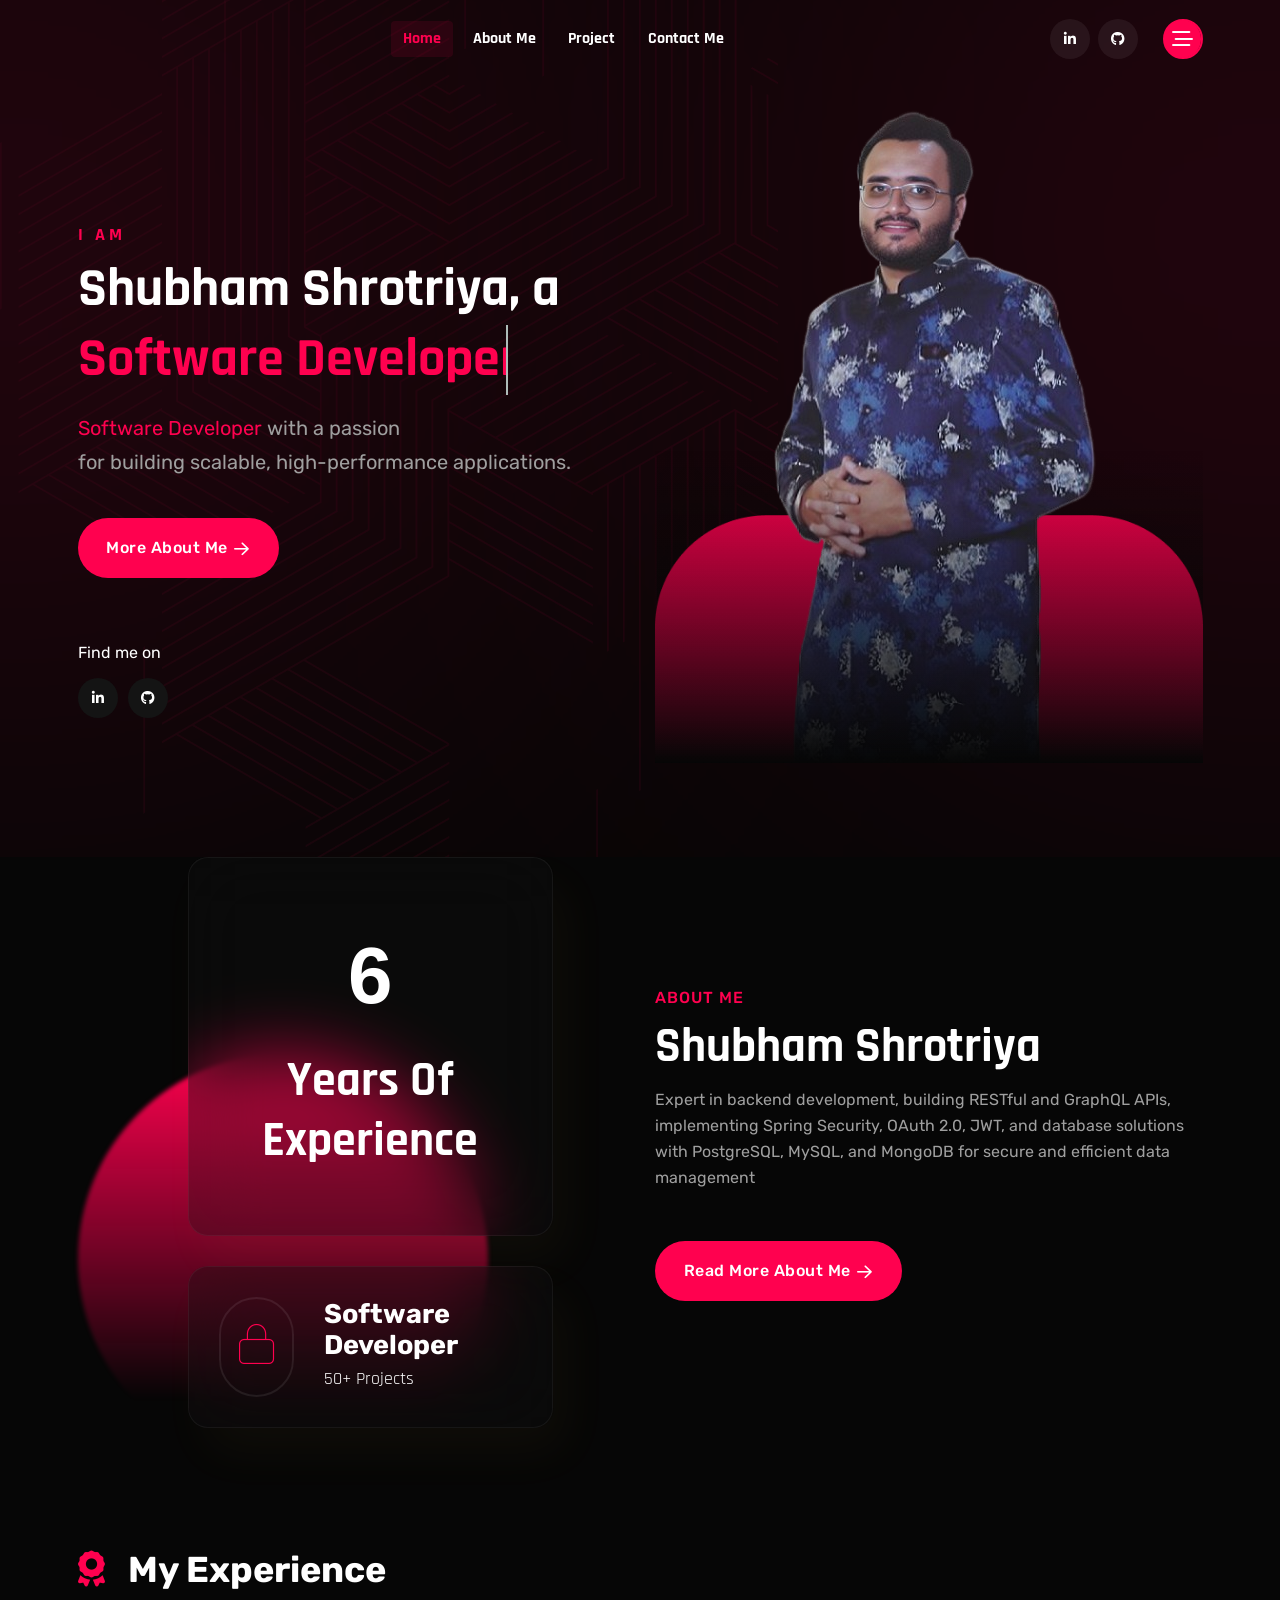
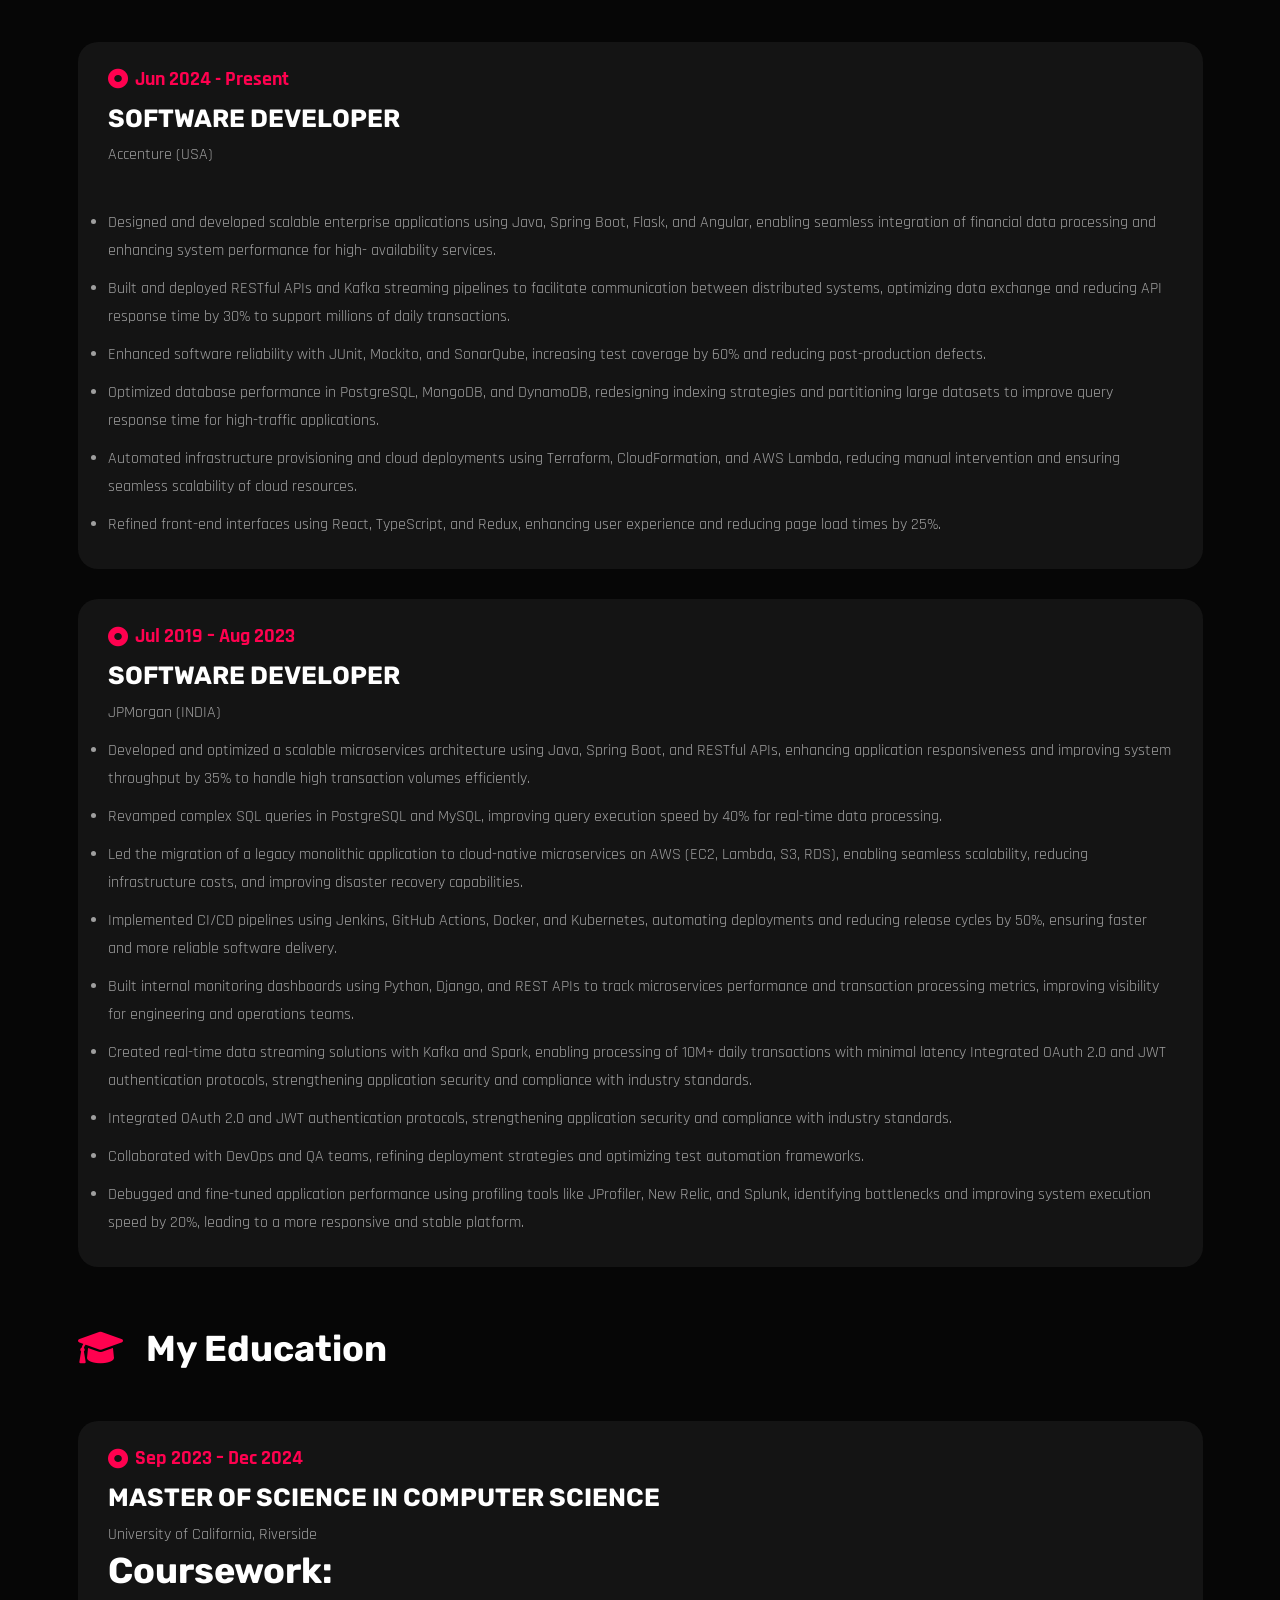
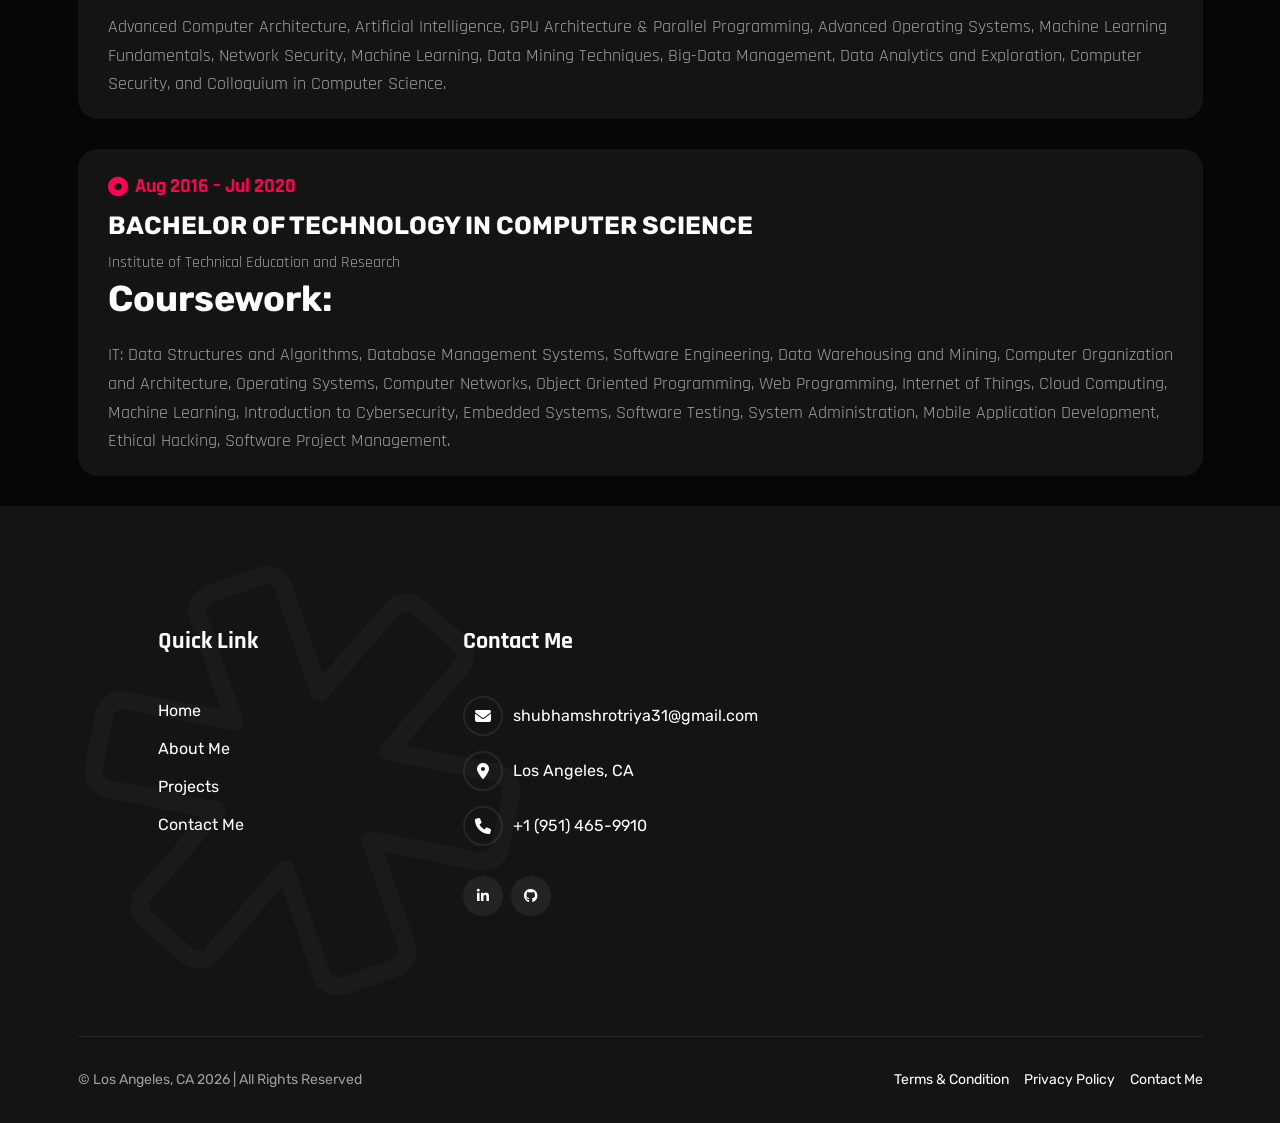
<file: index.html>
<!DOCTYPE html>
<html lang="en">

<head>
    <meta charset="UTF-8">
    <meta http-equiv="X-UA-Compatible" content="IE=edge">
    <meta name="viewport" content="width=device-width, initial-scale=1.0">
    <meta name="description"
        content="Reeni is a modern personal portfolio template for designers, developers, content writer, cleaner, programmer, fashion designer, model, Influencer and freelancers. Fully responsive, SEO-friendly, Bootstrap and easy to customize.">
    <link rel="shortcut icon" type="image/x-icon" href="assets/images/favicon.svg">
    <title> Shubham Shrotriya | Software Developer - Portfolio </title>
    <!-- Bootstrap min css -->
    <link rel="stylesheet" href="assets/css/vendor/fontawesome.css">
    <link rel="stylesheet" href="assets/css/plugins/swiper.css">
    <link rel="stylesheet" href="assets/css/plugins/odometer.css">
    <link rel="stylesheet" href="assets/css/vendor/animate.min.css">
    <link rel="stylesheet" href="assets/css/vendor/bootstrap.min.css">
    <!-- custom css -->
    <link rel="stylesheet" href="assets/css/style.css">
    <link rel="stylesheet" href="assets/css/style1.css">
</head>

<body>

    <!-- tpm-header-area start -->
    <header class="tmp-header-area-start header-one header--sticky header--transparent">
        <div class="container">
            <div class="row">
                <div class="col-lg-12">
                    <div class="header-content">
                        <div class="logo">
                            <a href="index.html">
                                <!-- <img class="logo-dark" src="assets/images/logo/white-logo-reeni.png" alt="Reeni - Personal Portfolio HTML Template for developers and freelancers">
                                <img class="logo-white" src="assets/images/logo/logo-white.png" alt="Reeni - Personal Portfolio HTML Template for developers and freelancers"> -->
                            </a>
                        </div>
                        <nav class="tmp-mainmenu-nav d-none d-xl-block">
                            <ul class="tmp-mainmenu">
                                <li>
                                    <a href="index.html">Home
                                    </a>
                                    <!-- <ul class="submenu">
            <li><a href="index.html">Home 01</a></li>
            <li><a href="index.html">Home 02</a></li>
            <li><a href="index-03.html">Home 03</a></li>
            <li><a href="index-04.html">Home 04</a></li>
            <li><a href="index-05.html">Home 05</a></li>
            <li><a href="index-06.html">Home 06</a></li>
            <li><a href="index-07.html">Home 07</a></li>
            <li><a href="index-08.html">Home 08</a></li>
            <li><a href="index-09.html">Home 09</a></li>
            <li><a href="index-10.html">Home 10</a></li>
            <li><a href="index-11.html">Home 11</a></li>
            <li><a href="index-12.html">Home 12</a></li>
            <li><a href="index-13.html">Home 13</a></li>
        </ul> -->
                                </li>
                                <li>
                                    <a href="about.html">About Me</a>
                                </li>



                                <!-- <li class="has-dropdown">
                                    <a href="#">Services
                                        <i class="fa-regular fa-chevron-down"></i>
                                    </a>
                                    <ul class="submenu">
                                        <li><a href="service.html">Service</a></li>
                                        <li><a href="service-details.html">Service Details</a></li>
                                    </ul>
                                </li> -->




                                <!-- <li class="has-dropdown">
                                    <a href="#">Blog
                                        <i class="fa-regular fa-chevron-down"></i>
                                    </a>
                                    <ul class="submenu">
                                        <li><a href="blog.html">Blog Classic</a></li>
                                        <li><a href="blog-details.html">Blog Details</a></li>
                                    </ul>
                                </li> -->




                                <li class="has-dropdown">
                                    <a href="project.html">Project
                                    </a>



                                    <!-- <ul class="submenu">
                                        <li><a href="project.html">Project</a></li>
                                        <li><a href="project-details.html">Project Details</a></li>
                                    </ul> -->







                                </li>
                                <li>
                                    <a href="contact.html">Contact Me</a>
                                </li>
                            </ul>

                        </nav>
                        <div class="tmp-header-right">
                            <div class="social-share-wrapper d-none d-md-block">
                                <div class="social-link">
                                    <a href="https://www.linkedin.com/in/shubhamshrotriya/"><i class="fa-brands fa-linkedin-in"></i></a>
                                    <a href="https://github.com/shubhamshrotriya16427"><i class="fa-brands fa-github"></i></i></a>
                                </div>
                            </div>
                            <div class="actions-area">
                                <div class="tmp-side-collups-area d-none d-xl-block">
                                    <button class="tmp-menu-bars tmp_button_active"><i
                                            class="fa-regular fa-bars-staggered"></i></button>
                                </div>
                                <div class="tmp-side-collups-area d-block d-xl-none">
                                    <button class="tmp-menu-bars humberger_menu_active"><i
                                            class="fa-regular fa-bars-staggered"></i></button>
                                </div>
                            </div>
                        </div>
                    </div>
                </div>
            </div>
        </div>
    </header>
    <!-- tpm-header-area end -->

    <div class="d-none d-xl-block">
        <div class="tmp-sidebar-area tmp_side_bar">
            <div class="inner">

                <div class="content-wrapper">
                    <div class="image-area-feature">
                        <a href="index.html">
                            <img src="assets/images/logo/man.png" alt="personal-logo">
                        </a>
                    </div>
                    <h5 class="title mt--30">Software Developer with around 6 years of experience in designing,
                        developing, and optimizing scalable applications.</h5>
                    <p class="disc">I am Shubham Shrotriya, a Software Developer & Full-Stack Developer with a passion
                        for
                        building scalable, high-performance applications. With a Master’s in Computer Science from
                        UC Riverside, I specialize in backend development, cloud computing, and AI-driven
                        solutions.
                    </p>
                    <div class="short-contact-area">
                        <!-- single contact information -->
                        <div class="single-contact">
                            <i class="fa-solid fa-phone"></i>
                            <div class="information tmp-link-animation">
                                <span>Call Now</span>
                                <a href="#" class="number">+1 (951) 465-9910 </a>
                            </div>
                        </div>
                        <!-- single contact information end -->

                        <!-- single contact information -->
                        <div class="single-contact">
                            <i class="fa-solid fa-envelope"></i>
                            <div class="information tmp-link-animation">
                                <span>Mail Us</span>
                                <a href="#" class="number">shubhamshrotriya31@gmail.com</a>
                            </div>
                        </div>
                        <!-- single contact information end -->

                        <!-- single contact information -->
                        <div class="single-contact">
                            <i class="fa-solid fa-location-crosshairs"></i>
                            <div class="information tmp-link-animation">
                                <span>My Address</span>
                                <span class="number">Los Angeles, CA

                                </span>
                            </div>
                        </div>
                        <!-- single contact information end -->
                    </div>
                    <!-- social area start -->
                    <div class="social-wrapper mt--20">
                        <span class="subtitle">Find me on</span>
                        <div class="social-link">

                            <a href="https://www.linkedin.com/in/shubhamshrotriya/"><i class="fa-brands fa-linkedin-in"></i></a>
                            <a href="https://github.com/shubhamshrotriya16427"><i class="fa-brands fa-github"></i></a>
                        </div>
                    </div>
                    <!-- social area end -->
                </div>
            </div>
        </div>
        <a class="overlay_close_side_menu close_side_menu_active" href="javascript:void(0);"></a>
    </div>

    <div class="d-block d-xl-none">
        <div class="tmp-popup-mobile-menu">
            <div class="inner">
                <div class="header-top">
                    <div class="close-menu">
                        <button class="close-button tmp-round-action-btn">
                            <i class="fa-sharp fa-light fa-xmark"></i>
                        </button>
                    </div>
                </div>
                <ul class="tmp-mainmenu">
                    <li>
                        <a href="index.html">Home
                        </a>
                    </li>
                    <li>
                        <a href="about.html">About Me</a>
                    </li>

                    <li>
                        <a href="project.html">Project</a>
                    </li>
                    <li>
                        <a href="contact.html">Contact Me</a>
                    </li>
                </ul>


                <div class="social-wrapper mt--40">
                    <span class="subtitle">Find me on</span>
                    <div class="social-link">

                        <a href="https://www.linkedin.com/in/shubhamshrotriya/"><i class="fa-brands fa-linkedin-in"></i></a>

                        <a href="https://github.com/shubhamshrotriya16427"><i class="fa-brands fa-github"></i></a>
                    </div>
                </div>
                <!-- social area end -->



            </div>
        </div>
    </div>


    <!-- tmp banner area start -->
    <div class="rpp-banner-two-area">
        <div class="container">
            <div class="banner-two-main-wrapper">
                <div class="row align-items-center">
                    <div class="col-lg-6 order-lg-2">
                        <div class="banner-right-content">
                            <div class="main-img">
                                <img class="tmp-scroll-trigger tmp-zoom-in animation-order-1" src="assets/images/banner/banner-user-image-two.png" alt="banner-img">
                               
                                <div class="benner-two-bg-red-img">
                                    <img src="assets/images/banner/banner-user-image-two-red-bg.png" alt="red-img">
                                </div>
                               
                            </div>
                        </div>
                    </div>
                    <div class="col-lg-6 order-lg-1 mt--100">
                        <div class="inner">
                            <span class="sub-title tmp-scroll-trigger tmp-fade-in animation-order-1">I am</span>
                            <h1 class="title tmp-scroll-trigger tmp-fade-in animation-order-2">
                                Shubham Shrotriya, a<br>
                                <span class="header-caption">
                                    <span class="cd-headline clip is-full-width">
                                        <span class="cd-words-wrapper">
                                            <b class="is-visible theme-gradient">Software Developer</b>
                                            <!-- <b class="is-hidden theme-gradient">Web Developer</b> -->
                                            <!-- <b class="is-hidden theme-gradient">UI/UX Designer</b> -->
                                            <!-- <b class="is-hidden theme-gradient">Stylish Model</b>
                                            <b class="is-hidden theme-gradient">Content Writer</b> -->
                                        </span>
                                    </span>
                                </span>
                            </h1>
                            <p class="disc tmp-scroll-trigger tmp-title-split tmp-fade-in animation-order-3">
                                <span>Software Developer </span>with a passion <br>for
                                building scalable, high-performance applications.
                                <!-- <span>web
                                    developer </span> -->
                            </p>
                            <div class="button-area-banner-two tmp-scroll-trigger tmp-fade-in animation-order-4">

                                <a class="tmp-btn hover-icon-reverse radius-round" href="about.html">
                                    <span class="icon-reverse-wrapper">
                                        <span class="btn-text">More About Me</span>
                                        <span class="btn-icon"><i class="fa-sharp fa-regular fa-arrow-right"></i></span>
                                        <span class="btn-icon"><i class="fa-sharp fa-regular fa-arrow-right"></i></span>
                                    </span>
                                </a>
                            </div>
                            <div class="find-me-on tmp-scroll-trigger tmp-fade-in animation-order-5">
                                <h2 class="find-me-on-title">Find me on</h2>
                                <div class="social-link banner">

                                    <a href="https://www.linkedin.com/in/shubhamshrotriya/"><i class="fa-brands fa-linkedin-in"></i></a>
                                    <a href="https://github.com/shubhamshrotriya16427"><i class="fa-brands fa-github"></i></a>

                                </div>
                            </div>
                        </div>
                    </div>

                </div>
            </div>
        </div>
        <div class="banner-shape-two">
            <img src="assets/images/banner/banner-shape-two.png" alt="">
        </div>
    </div>
    <!-- tmp banner area end -->



    
















    <!-- tmp text para start -->








    <!-- <div class="about-content-area">
        <div class="container tmp-section-gap">
            <div class="text-para-doc-wrap">
                <h2 class="text-para-documents tmp-scroll-trigger tmp-fade-in tmp-title-split-2 animation-order-1">A personal
                    <span>portfolio</span> is a collection of your work, that is aa
                    go achievements, and skills that highlights <span>web design</span> in your is abilities and
                    professional growth. It serves as A personal to a portfolio in <span>since 2009</span> a collection
                    of
                    your work
                </h2>
                <div class="right-bg-text-para">
                    <img src="assets/images/banner/right-bg-text-para-doc.png" alt="">
                </div>
                <div class="left-bg-text-para">
                    <img src="assets/images/banner/left-bg-text-para-doc.png" alt="">
                </div>
            </div>
        </div>
    </div> -->


















    <!-- tmp text para end -->

    <!-- tmp About Me Start -->
    <section class="about-us-area">
        <div class="container">
            <div class="row align-items-center">
                <div class="col-lg-6">
                    <div class="about-us-left-content-wrap bg-vactor-one">
                        <div class="years-of-experience-card tmp-scroll-trigger tmp-fade-in animation-order-1">
                            <h2 class="counter card-title"><span class="odometer" data-count="6">0</span>
                            </h2>
                            <p class="card-para">years of experience</p>
                        </div>
                        <div class="design-card tmp-scroll-trigger tmp-fade-in animation-order-2">
                            <div class="design-card-img">
                                <div class="icon"><i class="fa-sharp fa-thin fa-lock"></i></div>
                            </div>
                            <div class="card-info">
                                <h3 class="card-title">Software Developer</h3>
                                <p class="card-para">50+ Projects</p>
                            </div>
                        </div>
                    </div>
                </div>
                <div class="col-lg-6">
                    <div class="about-us-right-content-wrap">
                        <div class="section-head text-align-left mb--50">
                            <div class="section-sub-title tmp-scroll-trigger tmp-fade-in animation-order-1">
                                <span class="subtitle">About Me</span>
                            </div>
                            <h2 class="title split-collab tmp-scroll-trigger tmp-fade-in animation-order-2">Shubham Shrotriya <br> </h2>
                            <p class="description tmp-scroll-trigger tmp-fade-in animation-order-3">Expert in backend
                                development, building RESTful and GraphQL APIs, implementing Spring Security, OAuth 2.0,
                                JWT, and
                                database solutions with PostgreSQL, MySQL, and MongoDB for secure and efficient data
                                management</p>
                        </div>



                        <!-- <div class="about-us-section-card row g-5">

                            <div class="col-lg-6 col-md-6 col-sm-6 col-12">
                                <div class="about-us-card tmponhover tmp-scroll-trigger tmp-fade-in animation-order-4">
                                    <div class="card-head">
                                        <div class="logo-img">
                                            <img src="assets/images/about/logo-1.svg" alt="logo">
                                        </div>
                                        <h3 class="card-title">Business Solutions</h3>
                                    </div>
                                    <p class="card-para">Each one showcases my approach and dedication to detail,
                                        creativity
                                    </p>
                                </div>
                            </div>

                            <div class="col-lg-6 col-md-6 col-sm-6 col-12">
                                <div class="about-us-card tmponhover tmp-scroll-trigger tmp-fade-in animation-order-5">
                                    <div class="card-head">
                                        <div class="logo-img">
                                            <img src="assets/images/about/logo-2.svg" alt="logo">
                                        </div>
                                        <h3 class="card-title">Profit Partners</h3>
                                    </div>
                                    <p class="card-para">Business consulting consul us to a provide expert advice
                                        businesses
                                    </p>
                                </div>
                            </div>

                        </div> -->


                        <div class="about-btn mt--40 tmp-scroll-trigger tmp-fade-in animation-order-6">
                            <a class="tmp-btn hover-icon-reverse radius-round" href="about.html">
                                <span class="icon-reverse-wrapper">
                                    <span class="btn-text">Read More About Me</span>
                                    <span class="btn-icon"><i class="fa-sharp fa-regular fa-arrow-right"></i></span>
                                    <span class="btn-icon"><i class="fa-sharp fa-regular fa-arrow-right"></i></span>
                                </span>
                            </a>
                        </div>
                    </div>
                </div>
            </div>
        </div>
    </section>
    <!-- tmp About Me end -->


    <section class="resume-section tmp-section-gapTop" id="resume-section">
        <div class="container">
            <div class="row">
                <div>
                    <div class="section-header mb--50 tmp-scroll-trigger tmp-fade-in animation-order-1">
                        <h2 class="section-title"><i class="fa-regular fa-award"></i> My Experience</h2>
                    </div>

                    <div class="resume-widget">
                        <div class="resume-single tmp-scroll-trigger tmp-fade-in animation-order-1">
                            <div class="time"><i class="fa-duotone fa-solid fa-circle-dot fa-fade mr--15"></i> Jun 2024
                                -
                                Present</div>
                            <h3 class="resume-title">Software Developer </h3>
                            <div class="institute">Accenture (USA)</div>
                            <p>
                            <ul class="data-list">
                                <li>Designed and developed scalable enterprise applications using Java,
                                    Spring Boot, Flask, and Angular, enabling seamless integration of financial
                                    data processing and enhancing system performance for high-
                                    availability services.</li>

                                <li>Built and deployed RESTful APIs and Kafka streaming pipelines to facilitate communication between
                                    distributed systems, optimizing data exchange and reducing API
                                    response time by 30% to support millions of daily transactions.</li>

                                <li>Enhanced software reliability with JUnit, Mockito, and SonarQube,
                                    increasing test coverage by 60% and reducing post-production
                                    defects. </li>

                                <li>Optimized database performance in PostgreSQL, MongoDB, and
                                    DynamoDB, redesigning indexing strategies and partitioning large
                                    datasets to improve query response time for high-traffic applications.</li>

                                <li>Automated infrastructure provisioning and cloud deployments using
                                    Terraform, CloudFormation, and AWS Lambda, reducing manual
                                    intervention and ensuring seamless scalability of cloud resources.</li>

                                <li>Refined front-end interfaces using React, TypeScript, and Redux,
                                    enhancing user experience and reducing page load times by 25%. </li>
                            </ul>
                            </p>
                        </div>
                        <div class="resume-single tmp-scroll-trigger tmp-fade-in animation-order-2">
                            <div class="time"><i class="fa-duotone fa-solid fa-circle-dot fa-fade mr--15"></i> Jul 2019
                                – Aug 2023</div>
                            <h3 class="resume-title">Software Developer</h3>
                            <div class="institute">JPMorgan (INDIA)</div>
                            <ul class="data-list">
                                <li>Developed and optimized a scalable microservices architecture using
                                    Java, Spring Boot, and RESTful APIs, enhancing application
                                    responsiveness and improving system throughput by 35% to handle
                                    high transaction volumes efficiently.</li>

                                <li>Revamped complex SQL queries in PostgreSQL and MySQL, improving
                                    query execution speed by 40% for real-time data processing. </li>

                                <li>Led the migration of a legacy monolithic application to cloud-native
                                    microservices on AWS (EC2, Lambda, S3, RDS), enabling seamless
                                    scalability, reducing infrastructure costs, and improving disaster
                                    recovery capabilities.</li>

                                <li>Implemented CI/CD pipelines using Jenkins, GitHub Actions, Docker,
                                    and Kubernetes, automating deployments and reducing release cycles
                                    by 50%, ensuring faster and more reliable software delivery.</li>
                                
                                <li>Built internal monitoring dashboards using Python, Django, and REST
                                    APIs to track microservices performance and transaction
                                    processing metrics, improving visibility for engineering and
                                    operations teams.</li>

                                <li> Created real-time data streaming solutions with Kafka and Spark,
                                    enabling processing of 10M+ daily transactions with minimal latency
                                    Integrated OAuth 2.0 and JWT authentication protocols, strengthening
                                    application security and compliance with industry standards. </li>

                                <li>Integrated OAuth 2.0 and JWT authentication protocols, strengthening
                                    application security and compliance with industry standards.</li>

                                <li>Collaborated with DevOps and QA teams, refining deployment
                                    strategies and optimizing test automation frameworks. </li>

                                <li>Debugged and fine-tuned application performance using profiling tools
                                    like JProfiler, New Relic, and Splunk, identifying bottlenecks and
                                    improving system execution speed by 20%, leading to a more
                                    responsive and stable platform.</li>
                            </ul>
                        </div>


                        <!-- <div class="resume-single tmp-scroll-trigger tmp-fade-in animation-order-3">
                            <div class="time"><i class="fa-duotone fa-solid fa-circle-dot fa-fade mr--15"></i> 2020 -
                                2022</div>
                            <h3 class="resume-title">UI Designer</h3>
                            <div class="institute">Tech Design Company</div>
                        </div>
                        <div class="resume-single mb--0 tmp-scroll-trigger tmp-fade-in animation-order-4">
                            <div class="time"><i class="fa-duotone fa-solid fa-circle-dot fa-fade mr--15"></i> 2016 -
                                2019</div>
                            <h3 class="resume-title">Intern UI/UX Designer</h3>
                            <div class="institute">USA Web Company</div>
                        </div> -->



                    </div>
                </div>

                <div>
                    <div class="section-header mb--50 tmp-scroll-trigger tmp-fade-in animation-order-1">
                        <h2 class="section-title"> <i class="fa-regular fa-graduation-cap"></i> My Education</h2>
                    </div>

                    <div class="resume-widget">
                        <div class="resume-single tmp-scroll-trigger tmp-fade-in animation-order-1">
                            <div class="time"><i class="fa-duotone fa-solid fa-circle-dot fa-fade mr--15"></i> Sep 2023
                                – Dec 2024</div>
                            <h3 class="resume-title">Master of Science in Computer Science</h3>
                            <div class="institute">University of California, Riverside</div>
                            <h2>Coursework:</h2>
                            <p> Advanced Computer Architecture, Artificial Intelligence, GPU
                                Architecture & Parallel Programming, Advanced Operating
                                Systems, Machine Learning Fundamentals, Network Security,
                                Machine Learning, Data Mining Techniques, Big-Data
                                Management, Data

                                Analytics and Exploration, Computer Security, and Colloquium in
                                Computer Science.</p>
                        </div>
                        <div class="resume-single tmp-scroll-trigger tmp-fade-in animation-order-2">
                            <div class="time"><i class="fa-duotone fa-solid fa-circle-dot fa-fade mr--15"></i> Aug 2016
                                – Jul 2020</div>
                            <h3 class="resume-title">Bachelor of Technology in Computer Science</h3>
                            <div class="institute">Institute of Technical Education and Research</div>
                            <h2>Coursework:</h2>
                            <p> IT: Data Structures and Algorithms, Database Management Systems, Software

                                Engineering, Data Warehousing and Mining, Computer Organization and

                                Architecture, Operating Systems, Computer Networks, Object Oriented

                                Programming, Web Programming, Internet of Things, Cloud Computing,

                                Machine Learning, Introduction to Cybersecurity, Embedded Systems, Software

                                Testing, System Administration, Mobile Application Development, Ethical

                                Hacking, Software Project Management.

                            </p>
                        </div>
                        <!-- <div class="resume-single tmp-scroll-trigger tmp-fade-in animation-order-3">
                            <div class="time"><i class="fa-duotone fa-solid fa-circle-dot fa-fade mr--15"></i> 2012 -
                                2015</div>
                            <h3 class="resume-title">Web design course</h3>
                            <div class="institute">University of California</div>
                        </div>
                        <div class="resume-single mb--0 tmp-scroll-trigger tmp-fade-in animation-order-4">
                            <div class="time"><i class="fa-duotone fa-solid fa-circle-dot fa-fade mr--15"></i> 2010 -
                                2011</div>
                            <h3 class="resume-title">Design &amp; Technology</h3>
                            <div class="institute">Parsons, The New School</div>
                        </div> -->
                    </div>
                </div>
            </div>
        </div>
    </section>

    <!-- tmp skill area start -->

    <!-- Start Single Progress Charts -->






 

    <!-- <div class="skillandprofiencies">
        <h1>TECHNICAL SKILLS</h1>
        <ul>

            <li> <span class="text-deco">Programming Languages & Frameworks:</span> Python, C++, Java, JavaScript,
                React, Node.Js, Flask, Spring Boot,
                Express.Js, Angular.Js, Django</li>
            <li> <span class="text-deco">Database Management:</span> SQL, MongoDB, PostgreSQL, MySQL <br></li>
            <li> <span class="text-deco">Cloud Platforms & DevOps:</span> AWS, Azure, Docker, Kubernetes<br></li>
            <li> <span class="text-deco"> Frontend & UI/UX Development:</span> HTML5, CSS3, Bootstrap,Tailwind<br></li>
            <li> <span class="text-deco"> Development & Integration:</span> RESTful APIs, GraphQL, Kafka<br></li>
            <li> <span class="text-deco">Version Control Systems:</span> Git, GitHub, GitLab<br></li>
            <li> <span class="text-deco">Software Testing & Debugging:</span> JUnit, Jest, Mocha<br></li>
            <li> <span class="text-deco">Agile & Project Management:</span> JIRA, Trello, Scrum, Kanban Performance
                Optimization: Algorithm efficiency,
                Data structures</li>

        </ul>
    </div> -->



    <!-- End Single Progress Charts -->


   <!-- Start Footer Area  -->
   <footer class="footer-area footer-style-one-wrapper  tmp-section-gap">
    <div class="container">
        <div class="footer-main footer-style-one">
            <div class="row g-5">
           
                <div class="col-lg-4 col-md-6">
                    <div class="single-footer-wrapper quick-link-wrap">
                        <h5 class="ft-title">Quick Link</h5>
                        <ul class="ft-link tmp-link-animation">
                            <li>
                                <a href="index.html">Home</a>
                            </li>
                            <li>
                                <a href="about.html">About Me</a>
                            </li>
                            <li>
                                <a href="project.html">Projects</a>
                            </li>
                            <li>
                                <a href="contact.html">Contact Me</a>
                            </li>
                        </ul>
                    </div>
                </div>
                <div class="col-lg-3 col-md-6">
                    <div class="single-footer-wrapper contact-wrap">
                        <h5 class="ft-title">Contact Me </h5>
                        <ul class="ft-link tmp-link-animation">
                            <li><span class="ft-icon"><i class="fa-solid fa-envelope"></i></span><a href="#">shubhamshrotriya31@gmail.com</a></li>
                            <li><span class="ft-icon"><i class="fa-solid fa-location-dot"></i></span>Los Angeles, CA</li>
                            <li><span class="ft-icon"><i class="fa-solid fa-phone"></i></span><a href="#">+1 (951) 465-9910 </a></li>
                        </ul>
                        <div class="social-link footer">
                           
                            <a href="https://www.linkedin.com/in/shubhamshrotriya/"><i class="fa-brands fa-linkedin-in"></i></a>
                            <a href="https://github.com/shubhamshrotriya16427"><i class="fa-brands fa-github"></i></a>
                        </div>
                    </div>
                </div>
            </div>
        </div>
    </div>
    <div class="footer-bg-img">
        <img src="assets/images/footer/footer-bg-img.png" alt="footer-img">
    </div>
</footer>
<div class="copyright-area-one">
    <div class="container">
        <div class="row">
            <div class="col-lg-12">
                <div class="main-wrapper">
                    <p class="copy-right-para">© Los Angeles, CA <script>
                            document.write(new Date().getFullYear())
                        </script> | All Rights Reserved</p>
                    <ul>
                        <li><a href="#">Terms & Condition</a></li>
                        <li><a href="#">Privacy Policy</a></li>
                        <li><a href="#">Contact Me</a></li>
                    </ul>
                </div>
            </div>
        </div>
    </div>
</div>
<!-- End Footer Area  -->
    <!-- End Footer Area  -->


    <!-- ready chatting option via email -->

    <!-- ready chatting option via email end -->
    <!-- progress area start -->
    <div class="scrollToTop" style="display: block;">
        <div class="arrowUp">
            <i class="fa-light fa-arrow-up"></i>
        </div>
        <div class="water" style="transform: translate(0px, 87%);">
            <svg viewBox="0 0 560 20" class="water_wave water_wave_back">
                <use xlink:href="#wave"></use>
            </svg>
            <svg viewBox="0 0 560 20" class="water_wave water_wave_front">
                <use xlink:href="#wave"></use>
            </svg>
            <svg version="1.1" xmlns="http://www.w3.org/2000/svg" xmlns:xlink="http://www.w3.org/1999/xlink"
                viewBox="0 0 560 20" style="display: none;">
                <symbol id="wave">
                    <path
                        d="M420,20c21.5-0.4,38.8-2.5,51.1-4.5c13.4-2.2,26.5-5.2,27.3-5.4C514,6.5,518,4.7,528.5,2.7c7.1-1.3,17.9-2.8,31.5-2.7c0,0,0,0,0,0v20H420z"
                        fill="#FF014F"></path>
                    <path
                        d="M420,20c-21.5-0.4-38.8-2.5-51.1-4.5c-13.4-2.2-26.5-5.2-27.3-5.4C326,6.5,322,4.7,311.5,2.7C304.3,1.4,293.6-0.1,280,0c0,0,0,0,0,0v20H420z"
                        fill="#FF014F"></path>
                    <path
                        d="M140,20c21.5-0.4,38.8-2.5,51.1-4.5c13.4-2.2,26.5-5.2,27.3-5.4C234,6.5,238,4.7,248.5,2.7c7.1-1.3,17.9-2.8,31.5-2.7c0,0,0,0,0,0v20H140z"
                        fill="#FF014F"></path>
                    <path
                        d="M140,20c-21.5-0.4-38.8-2.5-51.1-4.5c-13.4-2.2-26.5-5.2-27.3-5.4C46,6.5,42,4.7,31.5,2.7C24.3,1.4,13.6-0.1,0,0c0,0,0,0,0,0l0,20H140z"
                        fill="#FF014F"></path>
                </symbol>
            </svg>

        </div>
    </div>
    <!-- progress area end -->
    <!-- <div class="tmp-right-demo">
    <button class="demo-button">
        <p class="mb--0">48</p>
        <span class="text">Demos</span>
    </button>
</div> -->




    <div class="demo-modal-area">
        <div class="wrapper">
            <div class="tmp-modal-inner">
                <div class="close-icon">
                    <button class="demo-close-btn"><span><i class="fa-sharp fa-light fa-xmark"></i></span></button>
                </div>
                <div class="demo-top text-center">
                    <h4 class="title">Reeni</h4>
                    <p class="subtitle">A personal portfolio website is your digital resume—a place to showcase your
                        work,
                        skills, and achievements.</p>
                </div>
                <ul class="popuptab-area nav nav-tabs" id="popuptab" role="tablist">
                    <li class="nav-item">
                        <a class="nav-link active demo-dark" id="demodark-tab" data-bs-toggle="tab" href="#demodark"
                            role="tab" aria-controls="demodark" aria-selected="true">Dark Demo</a>
                    </li>
                    <li class="nav-item">
                        <a class="nav-link demo-light" id="demolight-tab" data-bs-toggle="tab" href="#demolight"
                            role="tab" aria-controls="demolight" aria-selected="false">Light Demo</a>
                    </li>
                </ul>
                <div class="tab-content" id="popuptabContent">
                    <div class="tab-pane show active" id="demodark" role="tabpanel" aria-labelledby="demodark-tab">
                        <div class="content">
                            <div class="row">

                                <!-- Start Single Content  -->
                                <div class="col-lg-4 col-md-6 col-12">
                                    <div class="single-demo">
                                        <div class="inner">
                                            <div class="thumbnail">
                                                <a href="index.html">
                                                    <img class="w-100" src="assets/images/demo/home-1.png"
                                                        alt="Personal Portfolio">
                                                    <span class="overlay-content">
                                                        <span class="overlay-text">View Demo <i
                                                                class="feather-external-link"></i></span>
                                                    </span>
                                                </a>
                                            </div>
                                            <div class="inner">
                                                <h3 class="title"><a href="index.html">Main Demo</a></h3>
                                            </div>
                                        </div>
                                    </div>
                                </div>
                                <!-- End Single Content  -->

                                <!-- Start Single Content  -->
                                <div class="col-lg-4 col-md-6 col-12">
                                    <div class="single-demo">
                                        <div class="inner">
                                            <div class="thumbnail">
                                                <a href="index.html">
                                                    <img class="w-100" src="assets/images/demo/home-2.png"
                                                        alt="Personal Portfolio">
                                                    <span class="overlay-content">
                                                        <span class="overlay-text">View Demo <i
                                                                class="feather-external-link"></i></span>
                                                    </span>
                                                </a>
                                            </div>
                                            <div class="inner">
                                                <h3 class="title"><a href="index.html">Demo 02</a></h3>
                                            </div>
                                        </div>
                                    </div>
                                </div>
                                <!-- End Single Content  -->

                                <!-- Start Single Content  -->
                                <div class="col-lg-4 col-md-6 col-12">
                                    <div class="single-demo">
                                        <div class="inner">
                                            <div class="thumbnail">
                                                <a href="index-03.html">
                                                    <img class="w-100" src="assets/images/demo/home-3.png"
                                                        alt="Personal Portfolio">
                                                    <span class="overlay-content">
                                                        <span class="overlay-text">View Demo <i
                                                                class="feather-external-link"></i></span>
                                                    </span>
                                                </a>
                                            </div>
                                            <div class="inner">
                                                <h3 class="title"><a href="index-03.html">Demo 03</a></h3>
                                            </div>
                                        </div>
                                    </div>
                                </div>
                                <!-- End Single Content  -->

                                <!-- Start Single Content  -->
                                <div class="col-lg-4 col-md-6 col-12">
                                    <div class="single-demo">
                                        <div class="inner">
                                            <div class="thumbnail">
                                                <a href="index-04.html">
                                                    <img class="w-100" src="assets/images/demo/home-4.png"
                                                        alt="Personal Portfolio">
                                                    <span class="overlay-content">
                                                        <span class="overlay-text">View Demo <i
                                                                class="feather-external-link"></i></span>
                                                    </span>
                                                </a>
                                            </div>
                                            <div class="inner">
                                                <h3 class="title"><a href="index-04.html">Demo 04</a></h3>
                                            </div>
                                        </div>
                                    </div>
                                </div>
                                <!-- End Single Content  -->

                                <!-- Start Single Content  -->
                                <div class="col-lg-4 col-md-6 col-12">
                                    <div class="single-demo">
                                        <div class="inner">
                                            <div class="thumbnail">
                                                <a href="index-05.html">
                                                    <img class="w-100" src="assets/images/demo/home-5.png"
                                                        alt="Personal Portfolio">
                                                    <span class="overlay-content">
                                                        <span class="overlay-text">View Demo <i
                                                                class="feather-external-link"></i></span>
                                                    </span>
                                                </a>
                                            </div>
                                            <div class="inner">
                                                <h3 class="title"><a href="index-05.html">Demo 05</a></h3>
                                            </div>
                                        </div>
                                    </div>
                                </div>
                                <!-- End Single Content  -->

                                <!-- Start Single Content  -->
                                <div class="col-lg-4 col-md-6 col-12">
                                    <div class="single-demo">
                                        <div class="inner">
                                            <div class="thumbnail">
                                                <a href="index-06.html">
                                                    <img class="w-100" src="assets/images/demo/home-6.png"
                                                        alt="Personal Portfolio">
                                                    <span class="overlay-content">
                                                        <span class="overlay-text">View Demo <i
                                                                class="feather-external-link"></i></span>
                                                    </span>
                                                </a>
                                            </div>
                                            <div class="inner">
                                                <h3 class="title"><a href="index-06.html">Demo 06</a></h3>
                                            </div>
                                        </div>
                                    </div>
                                </div>
                                <!-- End Single Content  -->

                                <!-- Start Single Content  -->
                                <div class="col-lg-4 col-md-6 col-12">
                                    <div class="single-demo">
                                        <div class="inner">
                                            <div class="thumbnail">
                                                <a href="index-07.html">
                                                    <img class="w-100" src="assets/images/demo/home-7.png"
                                                        alt="Personal Portfolio">
                                                    <span class="overlay-content">
                                                        <span class="overlay-text">View Demo <i
                                                                class="feather-external-link"></i></span>
                                                    </span>
                                                </a>
                                            </div>
                                            <div class="inner">
                                                <h3 class="title"><a href="index-07.html">Demo 07</a></h3>
                                            </div>
                                        </div>
                                    </div>
                                </div>
                                <!-- End Single Content  -->

                                <!-- Start Single Content  -->
                                <div class="col-lg-4 col-md-6 col-12">
                                    <div class="single-demo">
                                        <div class="inner">
                                            <div class="thumbnail">
                                                <a href="index-08.html">
                                                    <img class="w-100" src="assets/images/demo/home-8.png"
                                                        alt="Personal Portfolio">
                                                    <span class="overlay-content">
                                                        <span class="overlay-text">View Demo <i
                                                                class="feather-external-link"></i></span>
                                                    </span>
                                                </a>
                                            </div>
                                            <div class="inner">
                                                <h3 class="title"><a href="index-08.html">Demo 08</a></h3>
                                            </div>
                                        </div>
                                    </div>
                                </div>
                                <!-- End Single Content  -->

                                <!-- Start Single Content  -->
                                <div class="col-lg-4 col-md-6 col-12">
                                    <div class="single-demo">
                                        <div class="inner">
                                            <div class="thumbnail">
                                                <a href="index-09.html">
                                                    <img class="w-100" src="assets/images/demo/home-9.png"
                                                        alt="Personal Portfolio">
                                                    <span class="overlay-content">
                                                        <span class="overlay-text">View Demo <i
                                                                class="feather-external-link"></i></span>
                                                    </span>
                                                </a>
                                            </div>
                                            <div class="inner">
                                                <h3 class="title"><a href="index-09.html">Demo 09</a></h3>
                                            </div>
                                        </div>
                                    </div>
                                </div>
                                <!-- End Single Content  -->

                                <!-- Start Single Content  -->
                                <div class="col-lg-4 col-md-6 col-12">
                                    <div class="single-demo">
                                        <div class="inner">
                                            <div class="thumbnail">
                                                <a href="index-10.html">
                                                    <img class="w-100" src="assets/images/demo/home-10.png"
                                                        alt="Personal Portfolio">
                                                    <span class="overlay-content">
                                                        <span class="overlay-text">View Demo <i
                                                                class="feather-external-link"></i></span>
                                                    </span>
                                                </a>
                                            </div>
                                            <div class="inner">
                                                <h3 class="title"><a href="index-10.html">Demo 10</a></h3>
                                            </div>
                                        </div>
                                    </div>
                                </div>
                                <!-- End Single Content  -->

                                <!-- Start Single Content  -->
                                <div class="col-lg-4 col-md-6 col-12">
                                    <div class="single-demo">
                                        <div class="inner">
                                            <div class="thumbnail">
                                                <a href="index-11.html">
                                                    <img class="w-100" src="assets/images/demo/home-11.png"
                                                        alt="Personal Portfolio">
                                                    <span class="overlay-content">
                                                        <span class="overlay-text">View Demo <i
                                                                class="feather-external-link"></i></span>
                                                    </span>
                                                </a>
                                            </div>
                                            <div class="inner">
                                                <h3 class="title"><a href="index-11.html">Demo 11</a></h3>
                                            </div>
                                        </div>
                                    </div>
                                </div>
                                <!-- End Single Content  -->

                                <!-- Start Single Content  -->
                                <div class="col-lg-4 col-md-6 col-12">
                                    <div class="single-demo">
                                        <div class="inner">
                                            <div class="thumbnail">
                                                <a href="index-12.html">
                                                    <img class="w-100" src="assets/images/demo/home-12.png"
                                                        alt="Personal Portfolio">
                                                    <span class="overlay-content">
                                                        <span class="overlay-text">View Demo <i
                                                                class="feather-external-link"></i></span>
                                                    </span>
                                                </a>
                                            </div>
                                            <div class="inner">
                                                <h3 class="title"><a href="index-12.html">Demo 12</a></h3>
                                            </div>
                                        </div>
                                    </div>
                                </div>
                                <!-- End Single Content  -->

                                <!-- Start Single Content  -->
                                <div class="col-lg-4 col-md-6 col-12">
                                    <div class="single-demo">
                                        <div class="inner">
                                            <div class="thumbnail">
                                                <a href="index-13.html">
                                                    <img class="w-100" src="assets/images/demo/home-13.png"
                                                        alt="Personal Portfolio">
                                                    <span class="overlay-content">
                                                        <span class="overlay-text">View Demo <i
                                                                class="feather-external-link"></i></span>
                                                    </span>
                                                </a>
                                            </div>
                                            <div class="inner">
                                                <h3 class="title"><a href="index-13.html">Demo 13</a></h3>
                                            </div>
                                        </div>
                                    </div>
                                </div>
                                <!-- End Single Content  -->

                                <!-- Start Single Content  -->
                                <div class="col-lg-4 col-md-6 col-12">
                                    <div class="single-demo">
                                        <div class="inner">
                                            <div class="thumbnail">
                                                <a href="index-14.html">
                                                    <img class="w-100" src="assets/images/demo/home-14.png"
                                                        alt="Personal Portfolio">
                                                    <span class="overlay-content">
                                                        <span class="overlay-text">View Demo <i
                                                                class="feather-external-link"></i></span>
                                                    </span>
                                                </a>
                                            </div>
                                            <div class="inner">
                                                <h3 class="title"><a href="index-14.html">Demo 14</a></h3>
                                            </div>
                                        </div>
                                    </div>
                                </div>
                                <!-- End Single Content  -->

                                <!-- Start Single Content  -->
                                <div class="col-lg-4 col-md-6 col-12">
                                    <div class="single-demo">
                                        <div class="inner">
                                            <div class="thumbnail">
                                                <a href="index-15.html">
                                                    <img class="w-100" src="assets/images/demo/home-15.png"
                                                        alt="Personal Portfolio">
                                                    <span class="overlay-content">
                                                        <span class="overlay-text">View Demo <i
                                                                class="feather-external-link"></i></span>
                                                    </span>
                                                </a>
                                            </div>
                                            <div class="inner">
                                                <h3 class="title"><a href="index-15.html">Demo 15</a></h3>
                                            </div>
                                        </div>
                                    </div>
                                </div>
                                <!-- End Single Content  -->
                                <!-- Start Single Content  -->
                                <div class="col-lg-4 col-md-6 col-12">
                                    <div class="single-demo">
                                        <div class="inner">
                                            <div class="thumbnail">
                                                <a href="index-16.html">
                                                    <img class="w-100" src="assets/images/demo/home-16.png"
                                                        alt="Personal Portfolio">
                                                    <span class="overlay-content">
                                                        <span class="overlay-text">View Demo <i
                                                                class="feather-external-link"></i></span>
                                                    </span>
                                                </a>
                                            </div>
                                            <div class="inner">
                                                <h3 class="title"><a href="index-16.html">Demo 16</a></h3>
                                            </div>
                                        </div>
                                    </div>
                                </div>
                                <!-- End Single Content  -->
                                <!-- Start Single Content  -->
                                <div class="col-lg-4 col-md-6 col-12">
                                    <div class="single-demo">
                                        <div class="inner">
                                            <div class="thumbnail">
                                                <a href="index-17.html">
                                                    <img class="w-100" src="assets/images/demo/home-17.png"
                                                        alt="Personal Portfolio">
                                                    <span class="overlay-content">
                                                        <span class="overlay-text">View Demo <i
                                                                class="feather-external-link"></i></span>
                                                    </span>
                                                </a>
                                            </div>
                                            <div class="inner">
                                                <h3 class="title"><a href="index-17.html">Demo 17</a></h3>
                                            </div>
                                        </div>
                                    </div>
                                </div>
                                <!-- End Single Content  -->
                                <!-- Start Single Content  -->
                                <div class="col-lg-4 col-md-6 col-12">
                                    <div class="single-demo">
                                        <div class="inner">
                                            <div class="thumbnail">
                                                <a href="index-18.html">
                                                    <img class="w-100" src="assets/images/demo/home-18.png"
                                                        alt="Personal Portfolio">
                                                    <span class="overlay-content">
                                                        <span class="overlay-text">View Demo <i
                                                                class="feather-external-link"></i></span>
                                                    </span>
                                                </a>
                                            </div>
                                            <div class="inner">
                                                <h3 class="title"><a href="index-18.html">Demo 18</a></h3>
                                            </div>
                                        </div>
                                    </div>
                                </div>
                                <!-- End Single Content  -->
                                <!-- Start Single Content  -->
                                <div class="col-lg-4 col-md-6 col-12">
                                    <div class="single-demo">
                                        <div class="inner">
                                            <div class="thumbnail">
                                                <a href="index-19.html">
                                                    <img class="w-100" src="assets/images/demo/home-19.png"
                                                        alt="Personal Portfolio">
                                                    <span class="overlay-content">
                                                        <span class="overlay-text">View Demo <i
                                                                class="feather-external-link"></i></span>
                                                    </span>
                                                </a>
                                            </div>
                                            <div class="inner">
                                                <h3 class="title"><a href="index-19.html">Demo 19</a></h3>
                                            </div>
                                        </div>
                                    </div>
                                </div>
                                <!-- End Single Content  -->
                                <!-- Start Single Content  -->
                                <div class="col-lg-4 col-md-6 col-12">
                                    <div class="single-demo">
                                        <div class="inner">
                                            <div class="thumbnail">
                                                <a href="index-20.html">
                                                    <img class="w-100" src="assets/images/demo/home-20.png"
                                                        alt="Personal Portfolio">
                                                    <span class="overlay-content">
                                                        <span class="overlay-text">View Demo <i
                                                                class="feather-external-link"></i></span>
                                                    </span>
                                                </a>
                                            </div>
                                            <div class="inner">
                                                <h3 class="title"><a href="index-20.html">Demo 20</a></h3>
                                            </div>
                                        </div>
                                    </div>
                                </div>
                                <!-- End Single Content  -->
                                <!-- Start Single Content  -->
                                <div class="col-lg-4 col-md-6 col-12">
                                    <div class="single-demo">
                                        <div class="inner">
                                            <div class="thumbnail">
                                                <a href="#">
                                                    <img class="w-100" src="assets/images/demo/coming-soon.png"
                                                        alt="Personal Portfolio">
                                                    <span class="overlay-content">
                                                        <span class="overlay-text">View Demo <i
                                                                class="feather-external-link"></i></span>
                                                    </span>
                                                </a>
                                            </div>
                                            <div class="inner">
                                                <h3 class="title"><a href="#">Demo 21</a></h3>
                                            </div>
                                        </div>
                                    </div>
                                </div>
                                <!-- End Single Content  -->



                            </div>
                        </div>
                    </div>


                    <div class="tab-pane" id="demolight" role="tabpanel" aria-labelledby="demolight-tab">
                        <div class="content">
                            <div class="row">

                                <!-- Start Single Content  -->
                                <div class="col-lg-4 col-md-6 col-12">
                                    <div class="single-demo">
                                        <div class="inner">
                                            <div class="thumbnail">
                                                <a href="index-white.html">
                                                    <img class="w-100" src="assets/images/demo/home-1-white.png"
                                                        alt="Personal Portfolio">
                                                    <span class="overlay-content">
                                                        <span class="overlay-text">View Demo <i
                                                                class="feather-external-link"></i></span>
                                                    </span>
                                                </a>
                                            </div>
                                            <div class="inner">
                                                <h3 class="title"><a href="index-white.html">Main Demo</a></h3>
                                            </div>
                                        </div>
                                    </div>
                                </div>
                                <!-- End Single Content  -->

                                <!-- Start Single Content  -->
                                <div class="col-lg-4 col-md-6 col-12">
                                    <div class="single-demo">
                                        <div class="inner">
                                            <div class="thumbnail">
                                                <a href="index-02-white.html">
                                                    <img class="w-100" src="assets/images/demo/home-2-white.png"
                                                        alt="Personal Portfolio">
                                                    <span class="overlay-content">
                                                        <span class="overlay-text">View Demo <i
                                                                class="feather-external-link"></i></span>
                                                    </span>
                                                </a>
                                            </div>
                                            <div class="inner">
                                                <h3 class="title"><a href="index-02-white.html">Demo 02</a></h3>
                                            </div>
                                        </div>
                                    </div>
                                </div>
                                <!-- End Single Content  -->

                                <!-- Start Single Content  -->
                                <div class="col-lg-4 col-md-6 col-12">
                                    <div class="single-demo">
                                        <div class="inner">
                                            <div class="thumbnail">
                                                <a href="index-03-white.html">
                                                    <img class="w-100" src="assets/images/demo/home-3-white.png"
                                                        alt="Personal Portfolio">
                                                    <span class="overlay-content">
                                                        <span class="overlay-text">View Demo <i
                                                                class="feather-external-link"></i></span>
                                                    </span>
                                                </a>
                                            </div>
                                            <div class="inner">
                                                <h3 class="title"><a href="index-03-white.html">Demo 03</a></h3>
                                            </div>
                                        </div>
                                    </div>
                                </div>
                                <!-- End Single Content  -->

                                <!-- Start Single Content  -->
                                <div class="col-lg-4 col-md-6 col-12">
                                    <div class="single-demo">
                                        <div class="inner">
                                            <div class="thumbnail">
                                                <a href="index-04-white.html">
                                                    <img class="w-100" src="assets/images/demo/home-4-white.png"
                                                        alt="Personal Portfolio">
                                                    <span class="overlay-content">
                                                        <span class="overlay-text">View Demo <i
                                                                class="feather-external-link"></i></span>
                                                    </span>
                                                </a>
                                            </div>
                                            <div class="inner">
                                                <h3 class="title"><a href="index-04-white.html">Demo 04</a></h3>
                                            </div>
                                        </div>
                                    </div>
                                </div>
                                <!-- End Single Content  -->

                                <!-- Start Single Content  -->
                                <div class="col-lg-4 col-md-6 col-12">
                                    <div class="single-demo">
                                        <div class="inner">
                                            <div class="thumbnail">
                                                <a href="index-05-white.html">
                                                    <img class="w-100" src="assets/images/demo/home-5-white.png"
                                                        alt="Personal Portfolio">
                                                    <span class="overlay-content">
                                                        <span class="overlay-text">View Demo <i
                                                                class="feather-external-link"></i></span>
                                                    </span>
                                                </a>
                                            </div>
                                            <div class="inner">
                                                <h3 class="title"><a href="index-05-white.html">Demo 05</a></h3>
                                            </div>
                                        </div>
                                    </div>
                                </div>
                                <!-- End Single Content  -->

                                <!-- Start Single Content  -->
                                <div class="col-lg-4 col-md-6 col-12">
                                    <div class="single-demo">
                                        <div class="inner">
                                            <div class="thumbnail">
                                                <a href="index-06-white.html">
                                                    <img class="w-100" src="assets/images/demo/home-6-white.png"
                                                        alt="Personal Portfolio">
                                                    <span class="overlay-content">
                                                        <span class="overlay-text">View Demo <i
                                                                class="feather-external-link"></i></span>
                                                    </span>
                                                </a>
                                            </div>
                                            <div class="inner">
                                                <h3 class="title"><a href="index-06-white.html">Demo 06</a></h3>
                                            </div>
                                        </div>
                                    </div>
                                </div>
                                <!-- End Single Content  -->

                                <!-- Start Single Content  -->
                                <div class="col-lg-4 col-md-6 col-12">
                                    <div class="single-demo">
                                        <div class="inner">
                                            <div class="thumbnail">
                                                <a href="index-07-white.html">
                                                    <img class="w-100" src="assets/images/demo/home-7-white.png"
                                                        alt="Personal Portfolio">
                                                    <span class="overlay-content">
                                                        <span class="overlay-text">View Demo <i
                                                                class="feather-external-link"></i></span>
                                                    </span>
                                                </a>
                                            </div>
                                            <div class="inner">
                                                <h3 class="title"><a href="index-07-white.html">Demo 07</a></h3>
                                            </div>
                                        </div>
                                    </div>
                                </div>
                                <!-- End Single Content  -->

                                <!-- Start Single Content  -->
                                <div class="col-lg-4 col-md-6 col-12">
                                    <div class="single-demo">
                                        <div class="inner">
                                            <div class="thumbnail">
                                                <a href="index-08-white.html">
                                                    <img class="w-100" src="assets/images/demo/home-8-white.png"
                                                        alt="Personal Portfolio">
                                                    <span class="overlay-content">
                                                        <span class="overlay-text">View Demo <i
                                                                class="feather-external-link"></i></span>
                                                    </span>
                                                </a>
                                            </div>
                                            <div class="inner">
                                                <h3 class="title"><a href="index-08-white.html">Demo 08</a></h3>
                                            </div>
                                        </div>
                                    </div>
                                </div>
                                <!-- End Single Content  -->

                                <!-- Start Single Content  -->
                                <div class="col-lg-4 col-md-6 col-12">
                                    <div class="single-demo">
                                        <div class="inner">
                                            <div class="thumbnail">
                                                <a href="index-09-white.html">
                                                    <img class="w-100" src="assets/images/demo/home-9-white.png"
                                                        alt="Personal Portfolio">
                                                    <span class="overlay-content">
                                                        <span class="overlay-text">View Demo <i
                                                                class="feather-external-link"></i></span>
                                                    </span>
                                                </a>
                                            </div>
                                            <div class="inner">
                                                <h3 class="title"><a href="index-09-white.html">Demo 09</a></h3>
                                            </div>
                                        </div>
                                    </div>
                                </div>
                                <!-- End Single Content  -->

                                <!-- Start Single Content  -->
                                <div class="col-lg-4 col-md-6 col-12">
                                    <div class="single-demo">
                                        <div class="inner">
                                            <div class="thumbnail">
                                                <a href="index-10-white.html">
                                                    <img class="w-100" src="assets/images/demo/home-10-white.png"
                                                        alt="Personal Portfolio">
                                                    <span class="overlay-content">
                                                        <span class="overlay-text">View Demo <i
                                                                class="feather-external-link"></i></span>
                                                    </span>
                                                </a>
                                            </div>
                                            <div class="inner">
                                                <h3 class="title"><a href="index-10-white.html">Demo 10</a></h3>
                                            </div>
                                        </div>
                                    </div>
                                </div>
                                <!-- End Single Content  -->

                                <!-- Start Single Content  -->
                                <div class="col-lg-4 col-md-6 col-12">
                                    <div class="single-demo">
                                        <div class="inner">
                                            <div class="thumbnail">
                                                <a href="index-11-white.html">
                                                    <img class="w-100" src="assets/images/demo/home-11-white.png"
                                                        alt="Personal Portfolio">
                                                    <span class="overlay-content">
                                                        <span class="overlay-text">View Demo <i
                                                                class="feather-external-link"></i></span>
                                                    </span>
                                                </a>
                                            </div>
                                            <div class="inner">
                                                <h3 class="title"><a href="index-11-white.html">Demo 11</a></h3>
                                            </div>
                                        </div>
                                    </div>
                                </div>
                                <!-- End Single Content  -->

                                <!-- Start Single Content  -->
                                <div class="col-lg-4 col-md-6 col-12">
                                    <div class="single-demo">
                                        <div class="inner">
                                            <div class="thumbnail">
                                                <a href="index-12-white.html">
                                                    <img class="w-100" src="assets/images/demo/home-12-white.png"
                                                        alt="Personal Portfolio">
                                                    <span class="overlay-content">
                                                        <span class="overlay-text">View Demo <i
                                                                class="feather-external-link"></i></span>
                                                    </span>
                                                </a>
                                            </div>
                                            <div class="inner">
                                                <h3 class="title"><a href="index-12-white.html">Demo 12</a></h3>
                                            </div>
                                        </div>
                                    </div>
                                </div>
                                <!-- End Single Content  -->
                                <!-- Start Single Content  -->
                                <div class="col-lg-4 col-md-6 col-12">
                                    <div class="single-demo">
                                        <div class="inner">
                                            <div class="thumbnail">
                                                <a href="index-13-white.html">
                                                    <img class="w-100" src="assets/images/demo/home-13-white.png"
                                                        alt="Personal Portfolio">
                                                    <span class="overlay-content">
                                                        <span class="overlay-text">View Demo <i
                                                                class="feather-external-link"></i></span>
                                                    </span>
                                                </a>
                                            </div>
                                            <div class="inner">
                                                <h3 class="title"><a href="index-13-white.html">Demo 13</a></h3>
                                            </div>
                                        </div>
                                    </div>
                                </div>
                                <!-- End Single Content  -->

                                <!-- Start Single Content  -->
                                <div class="col-lg-4 col-md-6 col-12">
                                    <div class="single-demo">
                                        <div class="inner">
                                            <div class="thumbnail">
                                                <a href="index-14-white.html">
                                                    <img class="w-100" src="assets/images/demo/home-14-white.png"
                                                        alt="Personal Portfolio">
                                                    <span class="overlay-content">
                                                        <span class="overlay-text">View Demo <i
                                                                class="feather-external-link"></i></span>
                                                    </span>
                                                </a>
                                            </div>
                                            <div class="inner">
                                                <h3 class="title"><a href="index-14-white.html">Demo 14</a></h3>
                                            </div>
                                        </div>
                                    </div>
                                </div>
                                <!-- End Single Content  -->

                                <!-- Start Single Content  -->
                                <div class="col-lg-4 col-md-6 col-12">
                                    <div class="single-demo">
                                        <div class="inner">
                                            <div class="thumbnail">
                                                <a href="index-15-white.html">
                                                    <img class="w-100" src="assets/images/demo/home-15-white.png"
                                                        alt="Personal Portfolio">
                                                    <span class="overlay-content">
                                                        <span class="overlay-text">View Demo <i
                                                                class="feather-external-link"></i></span>
                                                    </span>
                                                </a>
                                            </div>
                                            <div class="inner">
                                                <h3 class="title"><a href="index-15-white.html">Demo 15</a></h3>
                                            </div>
                                        </div>
                                    </div>
                                </div>
                                <!-- End Single Content  -->
                                <!-- Start Single Content  -->
                                <div class="col-lg-4 col-md-6 col-12">
                                    <div class="single-demo">
                                        <div class="inner">
                                            <div class="thumbnail">
                                                <a href="index-16-white.html">
                                                    <img class="w-100" src="assets/images/demo/home-16-white.png"
                                                        alt="Personal Portfolio">
                                                    <span class="overlay-content">
                                                        <span class="overlay-text">View Demo <i
                                                                class="feather-external-link"></i></span>
                                                    </span>
                                                </a>
                                            </div>
                                            <div class="inner">
                                                <h3 class="title"><a href="index-16-white.html">Demo 16</a></h3>
                                            </div>
                                        </div>
                                    </div>
                                </div>
                                <!-- End Single Content  -->
                                <!-- Start Single Content  -->
                                <div class="col-lg-4 col-md-6 col-12">
                                    <div class="single-demo">
                                        <div class="inner">
                                            <div class="thumbnail">
                                                <a href="index-17-white.html">
                                                    <img class="w-100" src="assets/images/demo/home-17-white.png"
                                                        alt="Personal Portfolio">
                                                    <span class="overlay-content">
                                                        <span class="overlay-text">View Demo <i
                                                                class="feather-external-link"></i></span>
                                                    </span>
                                                </a>
                                            </div>
                                            <div class="inner">
                                                <h3 class="title"><a href="index-17-white.html">Demo 17</a></h3>
                                            </div>
                                        </div>
                                    </div>
                                </div>
                                <!-- End Single Content  -->
                                <!-- Start Single Content  -->
                                <div class="col-lg-4 col-md-6 col-12">
                                    <div class="single-demo">
                                        <div class="inner">
                                            <div class="thumbnail">
                                                <a href="index-18-white.html">
                                                    <img class="w-100" src="assets/images/demo/home-18-white.png"
                                                        alt="Personal Portfolio">
                                                    <span class="overlay-content">
                                                        <span class="overlay-text">View Demo <i
                                                                class="feather-external-link"></i></span>
                                                    </span>
                                                </a>
                                            </div>
                                            <div class="inner">
                                                <h3 class="title"><a href="index-18-white.html">Demo 18</a></h3>
                                            </div>
                                        </div>
                                    </div>
                                </div>
                                <!-- End Single Content  -->
                                <!-- Start Single Content  -->
                                <div class="col-lg-4 col-md-6 col-12">
                                    <div class="single-demo">
                                        <div class="inner">
                                            <div class="thumbnail">
                                                <a href="index-19-white.html">
                                                    <img class="w-100" src="assets/images/demo/home-19-white.png"
                                                        alt="Personal Portfolio">
                                                    <span class="overlay-content">
                                                        <span class="overlay-text">View Demo <i
                                                                class="feather-external-link"></i></span>
                                                    </span>
                                                </a>
                                            </div>
                                            <div class="inner">
                                                <h3 class="title"><a href="index-19-white.html">Demo 19</a></h3>
                                            </div>
                                        </div>
                                    </div>
                                </div>
                                <!-- End Single Content  -->
                                <!-- Start Single Content  -->
                                <div class="col-lg-4 col-md-6 col-12">
                                    <div class="single-demo">
                                        <div class="inner">
                                            <div class="thumbnail">
                                                <a href="index-20-white.html">
                                                    <img class="w-100" src="assets/images/demo/home-20-white.png"
                                                        alt="Personal Portfolio">
                                                    <span class="overlay-content">
                                                        <span class="overlay-text">View Demo <i
                                                                class="feather-external-link"></i></span>
                                                    </span>
                                                </a>
                                            </div>
                                            <div class="inner">
                                                <h3 class="title"><a href="index-20-white.html">Demo 20</a></h3>
                                            </div>
                                        </div>
                                    </div>
                                </div>
                                <!-- End Single Content  -->
                                <!-- Start Single Content  -->
                                <div class="col-lg-4 col-md-6 col-12">
                                    <div class="single-demo">
                                        <div class="inner">
                                            <div class="thumbnail">
                                                <a href="#">
                                                    <img class="w-100" src="assets/images/demo/coming-soon-white.png"
                                                        alt="Personal Portfolio">
                                                    <span class="overlay-content">
                                                        <span class="overlay-text">View Demo <i
                                                                class="feather-external-link"></i></span>
                                                    </span>
                                                </a>
                                            </div>
                                            <div class="inner">
                                                <h3 class="title"><a href="#">Demo 21</a></h3>
                                            </div>
                                        </div>
                                    </div>
                                </div>
                                <!-- End Single Content  -->

                            </div>
                        </div>
                    </div>
                </div>
            </div>
        </div>
    </div>

    <script src="assets/js/vendor/jquery.js"></script>
    <script src="assets/js/vendor/jquery-ui.min.js"></script>
    <script src="assets/js/vendor/waypoints.min.js"></script>

    <script src="assets/js/plugins/odometer.js"></script>
    <script src="assets/js/vendor/appear.js"></script>


    <script src="assets/js/vendor/jquery-one-page-nav.js"></script>
    <script src="assets/js/plugins/swiper.js"></script>

    <script src="assets/js/plugins/gsap.js"></script>
    <script src="assets/js/plugins/splittext.js"></script>
    <script src="assets/js/plugins/scrolltigger.js"></script>
    <script src="assets/js/plugins/scrolltoplugins.js"></script>
    <script src="assets/js/plugins/smoothscroll.js"></script>
    <!-- bootstrap Js-->
    <script src="assets/js/vendor/bootstrap.min.js"></script>
    <script src="assets/js/vendor/waw.js"></script>
    <script src="assets/js/plugins/isotop.js"></script>
    <script src="assets/js/plugins/animation.js"></script>
    <script src="assets/js/plugins/contact.form.js"></script>
    <script src="assets/js/vendor/backtop.js"></script>
    <script src="assets/js/plugins/text-type.js"></script>
    <!-- custom Js -->
    <script src="assets/js/main.js"></script>
</body>


</html>
</file>
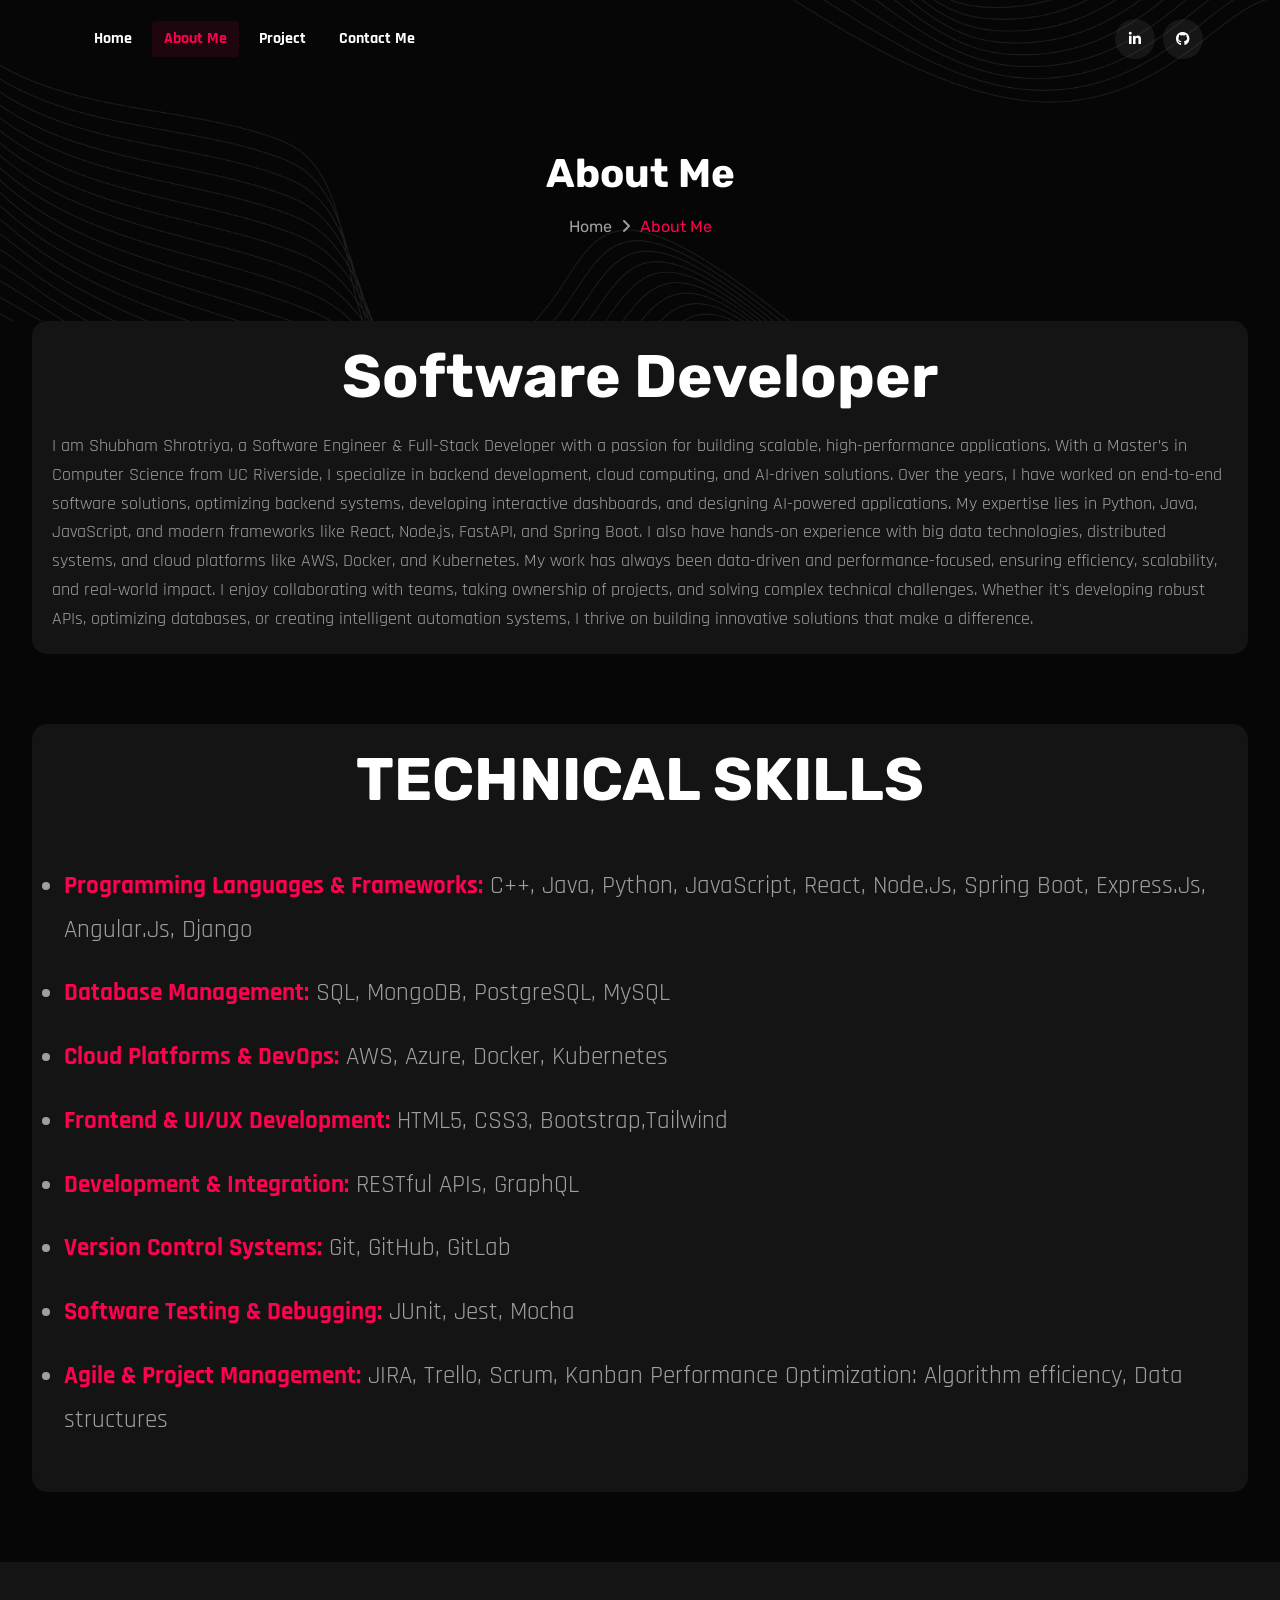
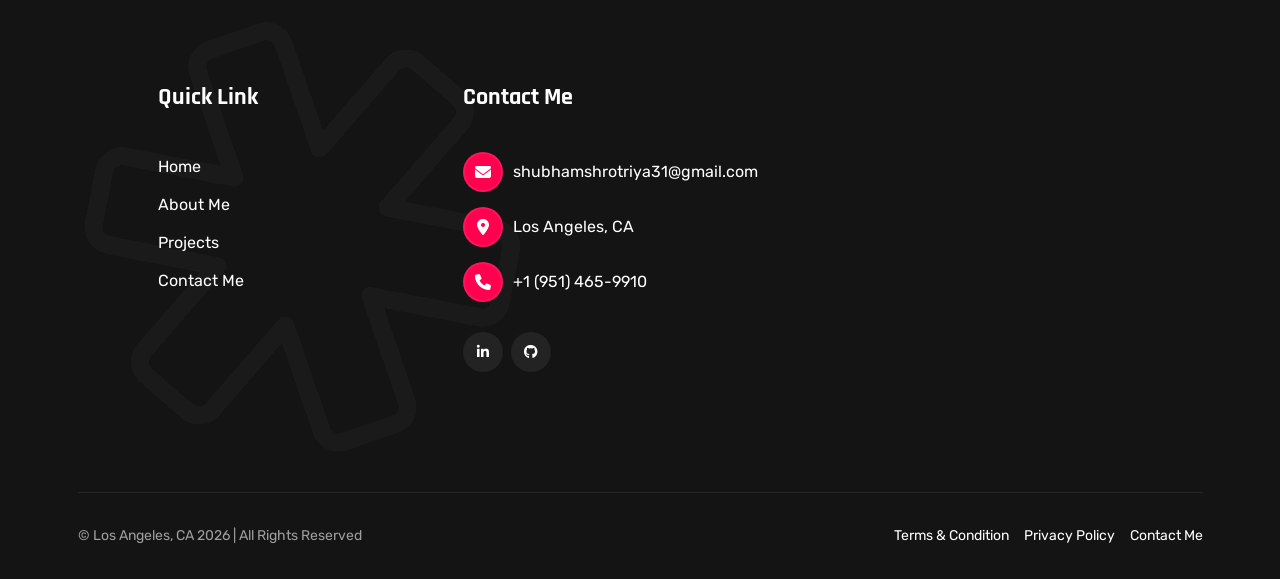
<file: about.html>
<!DOCTYPE html>
<html lang="en">


<head>
    <meta charset="UTF-8">
    <meta http-equiv="X-UA-Compatible" content="IE=edge">
    <meta name="viewport" content="width=device-width, initial-scale=1.0">
    <link rel="shortcut icon" type="image/x-icon" href="assets/images/favicon.svg">
    <title>Shubham Shrotriya | Software Developer - Portfolio</title>
    <!-- Bootstrap min css -->
    <link rel="stylesheet" href="assets/css/vendor/fontawesome.css">
    <link rel="stylesheet" href="assets/css/plugins/swiper.css">
    <link rel="stylesheet" href="assets/css/plugins/odometer.css">
    <link rel="stylesheet" href="assets/css/vendor/animate.min.css">
    <link rel="stylesheet" href="assets/css/vendor/bootstrap.min.css">
    <!-- custom css -->
    <link rel="stylesheet" href="assets/css/style.css">
    <link rel="stylesheet" href="assets/css/style1.css">
</head>

<body class="about inner">

    <!-- tpm-header-area start -->
    <header class="tmp-header-area-start header-one header--sticky header--transparent">
        <div class="container">
            <div class="row">
                <div class="col-lg-12">
                    <div class="header-content">
                        <nav class="tmp-mainmenu-nav d-none d-xl-block">
                            <ul class="tmp-mainmenu">
                                <li>
                                    <a href="index.html">Home
                                    </a>
                                    <!-- <ul class="submenu">
            <li><a href="index.html">Home 01</a></li>
            <li><a href="index-02.html">Home 02</a></li>
            <li><a href="index-03.html">Home 03</a></li>
            <li><a href="index-04.html">Home 04</a></li>
            <li><a href="index-05.html">Home 05</a></li>
            <li><a href="index-06.html">Home 06</a></li>
            <li><a href="index-07.html">Home 07</a></li>
            <li><a href="index-08.html">Home 08</a></li>
            <li><a href="index-09.html">Home 09</a></li>
            <li><a href="index-10.html">Home 10</a></li>
            <li><a href="index-11.html">Home 11</a></li>
            <li><a href="index-12.html">Home 12</a></li>
            <li><a href="index-13.html">Home 13</a></li>
        </ul> -->
                                </li>
                                <li>
                                    <a href="about.html">About Me</a>
                                </li>




                                <!-- <li class="has-dropdown">
                                    <a href="#">Services
                                        <i class="fa-regular fa-chevron-down"></i>
                                    </a>
                                    <ul class="submenu">
                                        <li><a href="service.html">Service</a></li>
                                        <li><a href="service-details.html">Service Details</a></li>
                                    </ul>
                                </li>




                                <li class="has-dropdown">
                                    <a href="#">Blog
                                        <i class="fa-regular fa-chevron-down"></i>
                                    </a>
                                    <ul class="submenu">
                                        <li><a href="blog.html">Blog Classic</a></li>
                                        <li><a href="blog-details.html">Blog Details</a></li>
                                    </ul>
                                </li> -->




                                <li class="has-dropdown">
                                    <a href="project.html">Project</a>




                                    <!-- <ul class="submenu">
                                        <li><a href="project.html">Project</a></li>
                                        <li><a href="project-details.html">Project Details</a></li>
                                    </ul> -->



                                </li>
                                <li>
                                    <a href="contact.html">Contact Me</a>
                                </li>
                            </ul>

                        </nav>
                        <div class="tmp-header-right">
                            <div class="social-share-wrapper d-none d-md-block">
                                <div class="social-link">
                                    
                                    <a href="https://www.linkedin.com/in/shubhamshrotriya/"><i class="fa-brands fa-linkedin-in"></i></a>
                                    <a href="https://github.com/shubhamshrotriya16427"><i class="fa-brands fa-github"></i></a>
                                </div>
                            </div>
                          
                        </div>
                    </div>
                </div>
            </div>
        </div>
    </header>
    <!-- tpm-header-area end -->

    <div class="breadcrumb-area breadcrumb-bg">
        <div class="container">
            <div class="row">
                <div class="col-lg-12">
                    <div class="breadcrumb-inner text-center">
                        <h1 class="title split-collab">About Me</h1>
                        <ul class="page-list">
                            <li class="tmp-breadcrumb-item"><a href="index.html">Home</a></li>
                            <li class="icon"><i class="fa-solid fa-angle-right"></i></li>
                            <li class="tmp-breadcrumb-item active">About Me</li>
                        </ul>
                    </div>
                </div>
            </div>
        </div>
    </div>



  


    <div class="skillandprofiencies">
        <h1>Software Developer</h1>
        <p>
            I am Shubham Shrotriya, a Software Engineer & Full-Stack Developer with a passion for
            building scalable, high-performance applications. With a Master’s in Computer Science from
            UC Riverside, I specialize in backend development, cloud computing, and AI-driven
            solutions.

            Over the years, I have worked on end-to-end software solutions, optimizing backend
            systems, developing interactive dashboards, and designing AI-powered applications. My
            expertise lies in Python, Java, JavaScript, and modern frameworks like React, Node.js,
            FastAPI, and Spring Boot. I also have hands-on experience with big data technologies,
            distributed systems, and cloud platforms like AWS, Docker, and Kubernetes.

            My work has always been data-driven and performance-focused, ensuring efficiency,
            scalability, and real-world impact. I enjoy collaborating with teams, taking ownership of
            projects, and solving complex technical challenges. Whether it's developing robust APIs,
            optimizing databases, or creating intelligent automation systems, I thrive on building
            innovative solutions that make a difference.


        </p>
    </div>





    <div class="skillandprofiencies">
        <h1>TECHNICAL SKILLS</h1>
        <ul class="data-list">

            <li> <span class="text-deco">Programming Languages & Frameworks:</span> C++, Java, Python, JavaScript,
                React, Node.Js, Spring Boot,
                Express.Js, Angular.Js, Django</li>
            <li> <span class="text-deco">Database Management:</span> SQL, MongoDB, PostgreSQL, MySQL <br></li>
            <li> <span class="text-deco">Cloud Platforms & DevOps:</span> AWS, Azure, Docker, Kubernetes<br></li>
            <li> <span class="text-deco"> Frontend & UI/UX Development:</span> HTML5, CSS3, Bootstrap,Tailwind<br></li>
            <li> <span class="text-deco"> Development & Integration:</span> RESTful APIs, GraphQL<br></li>
            <li> <span class="text-deco">Version Control Systems:</span> Git, GitHub, GitLab<br></li>
            <li> <span class="text-deco">Software Testing & Debugging:</span> JUnit, Jest, Mocha<br></li>
            <li> <span class="text-deco">Agile & Project Management:</span> JIRA, Trello, Scrum, Kanban Performance
                Optimization: Algorithm efficiency,
                Data structures</li>

        </ul>
    </div>







    <!-- Breadcrumb Area Start -->

    <!-- Breadcrumb Area End -->

    <!-- Tpm Service Area Start -->

    <!-- <section class="service-area tmp-section-gap">
        <div class="container">
            <div class="row justify-content-center">
                <div class="col-lg-3 col-md-4 col-sm-6">
                    <div class="service-card-v1 tmp-scroll-trigger tmp-fade-in animation-order-1 tmp-link-animation">
                        <div class="service-card-icon">
                            <i class="fa-light fa-pen-ruler"></i>
                        </div>
                        <h4 class="service-title"><a href="service-details.html">Web Design</a></h4>
                        <p class="service-para">120 Projects</p>
                    </div>
                </div>
                <div class="col-lg-3 col-md-4 col-sm-6">
                    <div class="service-card-v1 tmp-scroll-trigger tmp-fade-in animation-order-2 tmp-link-animation">
                        <div class="service-card-icon">
                            <i class="fa-light fa-bezier-curve"></i>
                        </div>
                        <h4 class="service-title"><a href="service-details.html">Ui/Ux Design</a></h4>
                        <p class="service-para">241 Projects</p>
                    </div>
                </div>
                <div class="col-lg-3 col-md-4 col-sm-6">
                    <div class="service-card-v1 tmp-scroll-trigger tmp-fade-in animation-order-3 tmp-link-animation">
                        <div class="service-card-icon">
                            <i class="fa-light fa-lightbulb"></i>
                        </div>
                        <h4 class="service-title"><a href="service-details.html">Web Research</a></h4>
                        <p class="service-para">240 Projects</p>
                    </div>
                </div>
                <div class="col-lg-3 col-md-4 col-sm-6">
                    <div class="service-card-v1 tmp-scroll-trigger tmp-fade-in animation-order-4 tmp-link-animation">
                        <div class="service-card-icon">
                            <i class="fa-light fa-envelope"></i>
                        </div>
                        <h4 class="service-title"><a href="service-details.html">Marketing</a></h4>
                        <p class="service-para">331 Prodect</p>
                    </div>
                </div>
            </div>
        </div>
    </section> -->

    <!-- Tpm Service Area End -->

    <!-- tmp skill area start -->

    <!-- tmp skill area end -->

    <!-- Tpm Counter Area Start -->

    <!-- Tpm Counter Area End -->

    <!-- Tpm Education Experience Area Start -->

    <!-- Tpm Education Experience Area End -->





    <!-- <section class="our-price-plan-area tmp-section-gapBottom">
        <div class="container">
            <div class="section-head mb--60">
                <div class="section-sub-title center-title tmp-scroll-trigger tmp-fade-in animation-order-1">
                    <span class="subtitle">My Price plan</span>
                </div>
                <h2 class="title split-collab tmp-scroll-trigger tmp-fade-in animation-order-2">Enhancing Collaboration
                    <br> between Remote
                </h2>
            </div>
            <div class="row align-items-center">
                <div class="col-lg-4 col-md-6">
                    <div class="price-plan-card tmponhover blur-style-two tmp-scroll-trigger tmp-fade-in animation-order-1">
                        <span class="price-sub-title">Starter</span>
                        <h3 class="main-price">$ 5.00</h3>
                        <p class="per-month">Per Month</p>
                        <div class="check-box">
                            <ul>
                                <li>
                                    <div class="check-box-item">
                                        <div class="box-icon">
                                            <i class="fa-solid fa-circle-check"></i>
                                        </div>
                                        <p class="box-para">5 Social Media Account</p>
                                    </div>
                                </li>
                                <li>
                                    <div class="check-box-item">
                                        <div class="box-icon">
                                            <i class="fa-solid fa-circle-check"></i>
                                        </div>
                                        <p class="box-para">Free Platform Access</p>
                                    </div>
                                </li>
                                <li>
                                    <div class="check-box-item">
                                        <div class="box-icon">
                                            <i class="fa-solid fa-circle-check"></i>
                                        </div>
                                        <p class="box-para">24/7 Customer Support</p>
                                    </div>
                                </li>
                            </ul>
                        </div>
                        <div class="tmp-button-here">
                            <a class="tmp-btn hover-icon-reverse btn-border btn-md radius-round" href="contact.html">
                                <span class="icon-reverse-wrapper">
                    <span class="btn-text">Get Started</span>
                                <span class="btn-icon"><i class="fa-sharp fa-regular fa-arrow-right"></i></span>
                                <span class="btn-icon"><i class="fa-sharp fa-regular fa-arrow-right"></i></span>
                                </span>
                            </a>
                        </div>
                    </div>
                </div>
                <div class="col-lg-4 col-md-6 tmp-scroll-trigger tmp-fade-in animation-order-2">
                    <div class="price-plan-card tmponhover blur-style-two active">
                        <span class="price-sub-title">Basic</span>
                        <h3 class="main-price">$ 230.00</h3>
                        <p class="per-month">Per Month</p>
                        <div class="check-box">
                            <ul>
                                <li>
                                    <div class="check-box-item">
                                        <div class="box-icon">
                                            <i class="fa-solid fa-circle-check"></i>
                                        </div>
                                        <p class="box-para">5 Social Media Account</p>
                                    </div>
                                </li>
                                <li>
                                    <div class="check-box-item">
                                        <div class="box-icon">
                                            <i class="fa-solid fa-circle-check"></i>
                                        </div>
                                        <p class="box-para">Free Platform Access</p>
                                    </div>
                                </li>
                                <li>
                                    <div class="check-box-item">
                                        <div class="box-icon">
                                            <i class="fa-solid fa-circle-check"></i>
                                        </div>
                                        <p class="box-para">Marketing Platform</p>
                                    </div>
                                </li>
                                <li>
                                    <div class="check-box-item">
                                        <div class="box-icon">
                                            <i class="fa-solid fa-circle-check"></i>
                                        </div>
                                        <p class="box-para">24/7 Customer Support</p>
                                    </div>
                                </li>
                                <li>
                                    <div class="check-box-item">
                                        <div class="box-icon">
                                            <i class="fa-solid fa-circle-check"></i>
                                        </div>
                                        <p class="box-para">Life time support</p>
                                    </div>
                                </li>
                            </ul>
                        </div>
                        <div class="tmp-button-here">
                            <a class="tmp-btn hover-icon-reverse btn-md radius-round" href="contact.html">
                                <span class="icon-reverse-wrapper">
                    <span class="btn-text">Get Started</span>
                                <span class="btn-icon"><i class="fa-sharp fa-regular fa-arrow-right"></i></span>
                                <span class="btn-icon"><i class="fa-sharp fa-regular fa-arrow-right"></i></span>
                                </span>
                            </a>
                        </div>
                    </div>
                </div>
                <div class="col-lg-4 col-md-6">
                    <div class="price-plan-card tmponhover blur-style-two tmp-scroll-trigger tmp-fade-in animation-order-3">
                        <span class="price-sub-title">Premium</span>
                        <h3 class="main-price">$ 45.00</h3>
                        <p class="per-month">Per Month</p>
                        <div class="check-box">
                            <ul>
                                <li>
                                    <div class="check-box-item">
                                        <div class="box-icon">
                                            <i class="fa-solid fa-circle-check"></i>
                                        </div>
                                        <p class="box-para">5 Social Media Account</p>
                                    </div>
                                </li>
                                <li>
                                    <div class="check-box-item">
                                        <div class="box-icon">
                                            <i class="fa-solid fa-circle-check"></i>
                                        </div>
                                        <p class="box-para">Free Platform Access</p>
                                    </div>
                                </li>
                                <li>
                                    <div class="check-box-item">
                                        <div class="box-icon">
                                            <i class="fa-solid fa-circle-check"></i>
                                        </div>
                                        <p class="box-para">24/7 Customer Support</p>
                                    </div>
                                </li>
                            </ul>
                        </div>
                        <div class="tmp-button-here">
                            <a class="tmp-btn hover-icon-reverse btn-border btn-md radius-round" href="contact.html">
                                <span class="icon-reverse-wrapper">
                    <span class="btn-text">Get Started</span>
                                <span class="btn-icon"><i class="fa-sharp fa-regular fa-arrow-right"></i></span>
                                <span class="btn-icon"><i class="fa-sharp fa-regular fa-arrow-right"></i></span>
                                </span>
                            </a>
                        </div>
                    </div>
                </div>
            </div>
        </div>
    </section> -->






    <!-- Tpm Get In touch start -->

    <!-- <section class="get-in-touch-area tmp-section-gapBottom">
        <div class="container">
            <div class="contact-get-in-touch-wrap">
                <div class="get-in-touch-wrapper tmponhover">
                    <div class="row g-5 align-items-center">
                        <div class="col-lg-5">
                            <div class="section-head text-align-left">
                                <div class="section-sub-title tmp-scroll-trigger tmp-fade-in animation-order-1">
                                    <span class="subtitle">GET IN TOUCH</span>
                                </div>
                                <h2 class="title split-collab tmp-scroll-trigger tmp-fade-in animation-order-2">Elevate your brand with Me </h2>
                                <p class="description tmp-scroll-trigger tmp-fade-in animation-order-3">ished fact that a reader will be
                                    distrol acted bioiiy desig
                                    ished fact that a reader will acted ished fact that a reader will be distrol
                                    acted </p>
                            </div>
                        </div>
                        <div class="col-lg-7">
                            <div class="contact-inner">
                                <div class="contact-form">
                                    <div id="form-messages" class="error"></div>
                                    <form class="tmp-dynamic-form" id="contact-form" method="POST" action="https://themes-park.net/product/html/reeni/mailer.php">
                                        <div class="contact-form-wrapper row">
                                            <div class="col-lg-6">
                                                <div class="form-group">
                                                    <input class="input-field" name="name" id="contact-name" placeholder="Your Name" type="text" required>
                                                </div>
                                            </div>

                                            <div class="col-lg-6">
                                                <div class="form-group">
                                                    <input class="input-field" id="contact-phone" placeholder="Phone Number" type="number" required>
                                                </div>
                                            </div>

                                            <div class="col-lg-6">
                                                <div class="form-group">
                                                    <input class="input-field" id="contact-email" name="email" placeholder="Your Email" type="email" required>
                                                </div>
                                            </div>

                                            <div class="col-lg-6">
                                                <div class="form-group">
                                                    <input class="input-field" type="text" id="subject" name="subject" placeholder="Subject">
                                                </div>
                                            </div>

                                            <div class="col-lg-12">
                                                <div class="form-group">
                                                    <textarea class="input-field" placeholder="Your Message" name="message" id="contact-message" required></textarea>
                                                </div>
                                            </div>

                                            <div class="col-lg-12">
                                                <div class="tmp-button-here">
                                                    <button class="tmp-btn hover-icon-reverse radius-round w-100" name="submit" type="submit" id="submit">
                                                        <span class="icon-reverse-wrapper">
                                        <span class="btn-text">Appointment Now</span>
                                                        <span class="btn-icon"><i class="fa-sharp fa-regular fa-arrow-right"></i></span>
                                                        <span class="btn-icon"><i class="fa-sharp fa-regular fa-arrow-right"></i></span>
                                                        </span>
                                                    </button>
                                                </div>
                                            </div>
                                        </div>
                                    </form>
                                </div>
                            </div>
                        </div>
                    </div>
                </div>
            </div>
        </div>
    </section> -->


    <!-- Tpm Get In touch End -->

    <!-- Start Footer Area  -->
    <!-- Start Footer Area  -->




    <!-- <footer class="footer-area footer-style-one-wrapper bg-color-footer bg_images tmp-section-gap">
        <div class="container">
            <div class="footer-main footer-style-one">
                <div class="row g-5">
                    
                    <div class="col-lg-4 col-md-6">
                        <div class="single-footer-wrapper quick-link-wrap">
                            <h5 class="ft-title">Quick Link</h5>
                            <ul class="ft-link tmp-link-animation">
                                <li>
                                    <a href="about.html">About Me</a>
                                </li>
                                <li>
                                    <a href="service.html">Service</a>
                                </li>
                                <li>
                                    <a href="contact.html">Contact Me</a>
                                </li>
                                <li>
                                    <a href="blog.html">Blog Post</a>
                                </li>
                                <li>
                                    <a href="contact.html">Pricing</a>
                                </li>
                            </ul>
                        </div>
                    </div>
                    <div class="col-lg-3 col-md-6">
                        <div class="single-footer-wrapper contact-wrap">
                            <h5 class="ft-title">Contact </h5>
                            <ul class="ft-link tmp-link-animation">
                                <li><span class="ft-icon"><i class="fa-solid fa-envelope"></i></span><a
                                        href="#">example@gmail.com</a></li>
                                <li><span class="ft-icon"><i class="fa-solid fa-location-dot"></i></span>3891 Ranchview
                                    Dr. Richardson</li>
                                <li><span class="ft-icon"><i class="fa-solid fa-phone"></i></span><a
                                        href="#">01245789321</a></li>
                            </ul>
                            <div class="social-link footer">
                                <a href="#"><i class="fa-brands fa-instagram"></i></a>
                                <a href="#"><i class="fa-brands fa-linkedin-in"></i></a>
                                <a href="#"><i class="fa-brands fa-twitter"></i></a>
                                <a href="#"><i class="fa-brands fa-facebook-f"></i></a>
                            </div>
                        </div>
                    </div>
                </div>
            </div>
        </div>
    </footer>
    <div class="copyright-area-one">
        <div class="container">
            <div class="row">
                <div class="col-lg-12">
                    <div class="main-wrapper">
                        <p class="copy-right-para tmp-link-animation"> ©<a href="https://aslicecode.com"
                                target="_blank">Aslicecode </a>
                            <script>
                                document.write(new Date().getFullYear())
                            </script> | All Rights Reserved
                        </p>
                        <ul class="tmp-link-animation">
                            <li><a href="#">Trams & Condition</a></li>
                            <li><a href="#">Privacy Policy</a></li>
                            <li><a href="contact.html">Contact Us</a></li>
                        </ul>
                    </div>
                </div>
            </div>
        </div>
    </div> -->
 <!-- Start Footer Area  -->
 <footer class="footer-area footer-style-one-wrapper  tmp-section-gap">
    <div class="container">
        <div class="footer-main footer-style-one">
            <div class="row g-5">
           
                <div class="col-lg-4 col-md-6">
                    <div class="single-footer-wrapper quick-link-wrap">
                        <h5 class="ft-title">Quick Link</h5>
                        <ul class="ft-link tmp-link-animation">
                            <li>
                                <a href="index.html">Home</a>
                            </li>
                            <li>
                                <a href="about.html">About Me</a>
                            </li>
                            <li>
                                <a href="project.html">Projects</a>
                            </li>
                            <li>
                                <a href="contact.html">Contact Me</a>
                            </li>
                        </ul>
                    </div>
                </div>
                <div class="col-lg-3 col-md-6">
                    <div class="single-footer-wrapper contact-wrap">
                        <h5 class="ft-title">Contact Me </h5>
                        <ul class="ft-link tmp-link-animation">
                            <li><span class="ft-icon"><i class="fa-solid fa-envelope"></i></span><a href="#">shubhamshrotriya31@gmail.com</a></li>
                            <li><span class="ft-icon"><i class="fa-solid fa-location-dot"></i></span>Los Angeles, CA</li>
                            <li><span class="ft-icon"><i class="fa-solid fa-phone"></i></span><a href="#">+1 (951) 465-9910 </a></li>
                        </ul>
                        <div class="social-link footer">
                           
                            <a href="https://www.linkedin.com/in/shubhamshrotriya/"><i class="fa-brands fa-linkedin-in"></i></a>
                            <a href="https://github.com/shubhamshrotriya16427"><i class="fa-brands fa-github"></i></a>
                        </div>
                    </div>
                </div>
            </div>
        </div>
    </div>
    <div class="footer-bg-img">
        <img src="assets/images/footer/footer-bg-img.png" alt="footer-img">
    </div>
</footer>
<div class="copyright-area-one">
    <div class="container">
        <div class="row">
            <div class="col-lg-12">
                <div class="main-wrapper">
                    <p class="copy-right-para">© Los Angeles, CA <script>
                            document.write(new Date().getFullYear())
                        </script> | All Rights Reserved</p>
                    <ul>
                        <li><a href="#">Terms & Condition</a></li>
                        <li><a href="#">Privacy Policy</a></li>
                        <li><a href="#">Contact Me</a></li>
                    </ul>
                </div>
            </div>
        </div>
    </div>
</div>
<!-- End Footer Area  -->


    <!-- End Footer Area  -->
    <!-- End Footer Area  -->


    <!-- ready chatting option via email -->

    <!-- <div class="ready-chatting-option tmp-ready-chat">
        <input type="checkbox" id="click">
        <label for="click">
            <i class="fab fa-facebook-messenger"></i>
            <i class="fas fa-times"></i>
        </label>
        <div class="wrapper">
            <div class="head-text">
                Let's chat with me? - Online
            </div>
            <div class="chat-box">
                <div class="desc-text">
                    Please fill out the form below to start chatting with me directly.
                </div>
                <form class="tmp-dynamic-form" action="#">
                    <div class="field">
                        <input class="input-field" name="name" placeholder="Your Name" type="text" required>
                    </div>
                    <div class="field">
                        <input class="input-field" name="email" placeholder="Your Email" type="email" required>
                    </div>
                    <div class="field textarea">
                        <textarea class="input-field" placeholder="Your Message" name="message" required></textarea>
                    </div>
                    <div class="field">
                        <button name="submit" type="submit">Send Message</button>
                    </div>
                </form>
            </div>
        </div>
    </div> -->


    <!-- ready chatting option via email end -->
    <!-- progress area start -->
    <div class="scrollToTop" style="display: block;">
        <div class="arrowUp">
            <i class="fa-light fa-arrow-up"></i>
        </div>
        <div class="water" style="transform: translate(0px, 87%);">
            <svg viewBox="0 0 560 20" class="water_wave water_wave_back">
                <use xlink:href="#wave"></use>
            </svg>
            <svg viewBox="0 0 560 20" class="water_wave water_wave_front">
                <use xlink:href="#wave"></use>
            </svg>
            <svg version="1.1" xmlns="http://www.w3.org/2000/svg" xmlns:xlink="http://www.w3.org/1999/xlink"
                viewBox="0 0 560 20" style="display: none;">
                <symbol id="wave">
                    <path
                        d="M420,20c21.5-0.4,38.8-2.5,51.1-4.5c13.4-2.2,26.5-5.2,27.3-5.4C514,6.5,518,4.7,528.5,2.7c7.1-1.3,17.9-2.8,31.5-2.7c0,0,0,0,0,0v20H420z"
                        fill="#FF014F"></path>
                    <path
                        d="M420,20c-21.5-0.4-38.8-2.5-51.1-4.5c-13.4-2.2-26.5-5.2-27.3-5.4C326,6.5,322,4.7,311.5,2.7C304.3,1.4,293.6-0.1,280,0c0,0,0,0,0,0v20H420z"
                        fill="#FF014F"></path>
                    <path
                        d="M140,20c21.5-0.4,38.8-2.5,51.1-4.5c13.4-2.2,26.5-5.2,27.3-5.4C234,6.5,238,4.7,248.5,2.7c7.1-1.3,17.9-2.8,31.5-2.7c0,0,0,0,0,0v20H140z"
                        fill="#FF014F"></path>
                    <path
                        d="M140,20c-21.5-0.4-38.8-2.5-51.1-4.5c-13.4-2.2-26.5-5.2-27.3-5.4C46,6.5,42,4.7,31.5,2.7C24.3,1.4,13.6-0.1,0,0c0,0,0,0,0,0l0,20H140z"
                        fill="#FF014F"></path>
                </symbol>
            </svg>

        </div>
    </div>
    <!-- progress area end -->
    <!-- <div class="tmp-right-demo">
    <button class="demo-button">
        <p class="mb--0">48</p>
        <span class="text">Demos</span>
    </button>
</div> -->




    <div class="demo-modal-area">
        <div class="wrapper">
            <div class="tmp-modal-inner">
                <div class="close-icon">
                    <button class="demo-close-btn"><span><i class="fa-sharp fa-light fa-xmark"></i></span></button>
                </div>
                <div class="demo-top text-center">
                    <h4 class="title">Aslicecode</h4>
                    <p class="subtitle">A personal portfolio website is your digital resume—a place to showcase your
                        work,
                        skills, and achievements.</p>
                </div>
                <ul class="popuptab-area nav nav-tabs" id="popuptab" role="tablist">
                    <li class="nav-item">
                        <a class="nav-link active demo-dark" id="demodark-tab" data-bs-toggle="tab" href="#demodark"
                            role="tab" aria-controls="demodark" aria-selected="true">Dark Demo</a>
                    </li>
                    <li class="nav-item">
                        <a class="nav-link demo-light" id="demolight-tab" data-bs-toggle="tab" href="#demolight"
                            role="tab" aria-controls="demolight" aria-selected="false">Light Demo</a>
                    </li>
                </ul>
                <div class="tab-content" id="popuptabContent">
                    <div class="tab-pane show active" id="demodark" role="tabpanel" aria-labelledby="demodark-tab">
                        <div class="content">
                            <div class="row">

                                <!-- Start Single Content  -->
                                <div class="col-lg-4 col-md-6 col-12">
                                    <div class="single-demo">
                                        <div class="inner">
                                            <div class="thumbnail">
                                                <a href="index.html">
                                                    <img class="w-100" src="assets/images/demo/home-1.png"
                                                        alt="Personal Portfolio">
                                                    <span class="overlay-content">
                                                        <span class="overlay-text">View Demo <i
                                                                class="feather-external-link"></i></span>
                                                    </span>
                                                </a>
                                            </div>
                                            <div class="inner">
                                                <h3 class="title"><a href="index.html">Main Demo</a></h3>
                                            </div>
                                        </div>
                                    </div>
                                </div>
                                <!-- End Single Content  -->

                                <!-- Start Single Content  -->
                                <div class="col-lg-4 col-md-6 col-12">
                                    <div class="single-demo">
                                        <div class="inner">
                                            <div class="thumbnail">
                                                <a href="index.html">
                                                    <img class="w-100" src="assets/images/demo/home-2.png"
                                                        alt="Personal Portfolio">
                                                    <span class="overlay-content">
                                                        <span class="overlay-text">View Demo <i
                                                                class="feather-external-link"></i></span>
                                                    </span>
                                                </a>
                                            </div>
                                            <div class="inner">
                                                <h3 class="title"><a href="index.html">Demo 02</a></h3>
                                            </div>
                                        </div>
                                    </div>
                                </div>
                                <!-- End Single Content  -->

                                <!-- Start Single Content  -->
                                <div class="col-lg-4 col-md-6 col-12">
                                    <div class="single-demo">
                                        <div class="inner">
                                            <div class="thumbnail">
                                                <a href="index-03.html">
                                                    <img class="w-100" src="assets/images/demo/home-3.png"
                                                        alt="Personal Portfolio">
                                                    <span class="overlay-content">
                                                        <span class="overlay-text">View Demo <i
                                                                class="feather-external-link"></i></span>
                                                    </span>
                                                </a>
                                            </div>
                                            <div class="inner">
                                                <h3 class="title"><a href="index-03.html">Demo 03</a></h3>
                                            </div>
                                        </div>
                                    </div>
                                </div>
                                <!-- End Single Content  -->

                                <!-- Start Single Content  -->
                                <div class="col-lg-4 col-md-6 col-12">
                                    <div class="single-demo">
                                        <div class="inner">
                                            <div class="thumbnail">
                                                <a href="index-04.html">
                                                    <img class="w-100" src="assets/images/demo/home-4.png"
                                                        alt="Personal Portfolio">
                                                    <span class="overlay-content">
                                                        <span class="overlay-text">View Demo <i
                                                                class="feather-external-link"></i></span>
                                                    </span>
                                                </a>
                                            </div>
                                            <div class="inner">
                                                <h3 class="title"><a href="index-04.html">Demo 04</a></h3>
                                            </div>
                                        </div>
                                    </div>
                                </div>
                                <!-- End Single Content  -->

                                <!-- Start Single Content  -->
                                <div class="col-lg-4 col-md-6 col-12">
                                    <div class="single-demo">
                                        <div class="inner">
                                            <div class="thumbnail">
                                                <a href="index-05.html">
                                                    <img class="w-100" src="assets/images/demo/home-5.png"
                                                        alt="Personal Portfolio">
                                                    <span class="overlay-content">
                                                        <span class="overlay-text">View Demo <i
                                                                class="feather-external-link"></i></span>
                                                    </span>
                                                </a>
                                            </div>
                                            <div class="inner">
                                                <h3 class="title"><a href="index-05.html">Demo 05</a></h3>
                                            </div>
                                        </div>
                                    </div>
                                </div>
                                <!-- End Single Content  -->

                                <!-- Start Single Content  -->
                                <div class="col-lg-4 col-md-6 col-12">
                                    <div class="single-demo">
                                        <div class="inner">
                                            <div class="thumbnail">
                                                <a href="index-06.html">
                                                    <img class="w-100" src="assets/images/demo/home-6.png"
                                                        alt="Personal Portfolio">
                                                    <span class="overlay-content">
                                                        <span class="overlay-text">View Demo <i
                                                                class="feather-external-link"></i></span>
                                                    </span>
                                                </a>
                                            </div>
                                            <div class="inner">
                                                <h3 class="title"><a href="index-06.html">Demo 06</a></h3>
                                            </div>
                                        </div>
                                    </div>
                                </div>
                                <!-- End Single Content  -->

                                <!-- Start Single Content  -->
                                <div class="col-lg-4 col-md-6 col-12">
                                    <div class="single-demo">
                                        <div class="inner">
                                            <div class="thumbnail">
                                                <a href="index-07.html">
                                                    <img class="w-100" src="assets/images/demo/home-7.png"
                                                        alt="Personal Portfolio">
                                                    <span class="overlay-content">
                                                        <span class="overlay-text">View Demo <i
                                                                class="feather-external-link"></i></span>
                                                    </span>
                                                </a>
                                            </div>
                                            <div class="inner">
                                                <h3 class="title"><a href="index-07.html">Demo 07</a></h3>
                                            </div>
                                        </div>
                                    </div>
                                </div>
                                <!-- End Single Content  -->

                                <!-- Start Single Content  -->
                                <div class="col-lg-4 col-md-6 col-12">
                                    <div class="single-demo">
                                        <div class="inner">
                                            <div class="thumbnail">
                                                <a href="index-08.html">
                                                    <img class="w-100" src="assets/images/demo/home-8.png"
                                                        alt="Personal Portfolio">
                                                    <span class="overlay-content">
                                                        <span class="overlay-text">View Demo <i
                                                                class="feather-external-link"></i></span>
                                                    </span>
                                                </a>
                                            </div>
                                            <div class="inner">
                                                <h3 class="title"><a href="index-08.html">Demo 08</a></h3>
                                            </div>
                                        </div>
                                    </div>
                                </div>
                                <!-- End Single Content  -->

                                <!-- Start Single Content  -->
                                <div class="col-lg-4 col-md-6 col-12">
                                    <div class="single-demo">
                                        <div class="inner">
                                            <div class="thumbnail">
                                                <a href="index-09.html">
                                                    <img class="w-100" src="assets/images/demo/home-9.png"
                                                        alt="Personal Portfolio">
                                                    <span class="overlay-content">
                                                        <span class="overlay-text">View Demo <i
                                                                class="feather-external-link"></i></span>
                                                    </span>
                                                </a>
                                            </div>
                                            <div class="inner">
                                                <h3 class="title"><a href="index-09.html">Demo 09</a></h3>
                                            </div>
                                        </div>
                                    </div>
                                </div>
                                <!-- End Single Content  -->

                                <!-- Start Single Content  -->
                                <div class="col-lg-4 col-md-6 col-12">
                                    <div class="single-demo">
                                        <div class="inner">
                                            <div class="thumbnail">
                                                <a href="index-10.html">
                                                    <img class="w-100" src="assets/images/demo/home-10.png"
                                                        alt="Personal Portfolio">
                                                    <span class="overlay-content">
                                                        <span class="overlay-text">View Demo <i
                                                                class="feather-external-link"></i></span>
                                                    </span>
                                                </a>
                                            </div>
                                            <div class="inner">
                                                <h3 class="title"><a href="index-10.html">Demo 10</a></h3>
                                            </div>
                                        </div>
                                    </div>
                                </div>
                                <!-- End Single Content  -->

                                <!-- Start Single Content  -->
                                <div class="col-lg-4 col-md-6 col-12">
                                    <div class="single-demo">
                                        <div class="inner">
                                            <div class="thumbnail">
                                                <a href="index-11.html">
                                                    <img class="w-100" src="assets/images/demo/home-11.png"
                                                        alt="Personal Portfolio">
                                                    <span class="overlay-content">
                                                        <span class="overlay-text">View Demo <i
                                                                class="feather-external-link"></i></span>
                                                    </span>
                                                </a>
                                            </div>
                                            <div class="inner">
                                                <h3 class="title"><a href="index-11.html">Demo 11</a></h3>
                                            </div>
                                        </div>
                                    </div>
                                </div>
                                <!-- End Single Content  -->

                                <!-- Start Single Content  -->
                                <div class="col-lg-4 col-md-6 col-12">
                                    <div class="single-demo">
                                        <div class="inner">
                                            <div class="thumbnail">
                                                <a href="index-12.html">
                                                    <img class="w-100" src="assets/images/demo/home-12.png"
                                                        alt="Personal Portfolio">
                                                    <span class="overlay-content">
                                                        <span class="overlay-text">View Demo <i
                                                                class="feather-external-link"></i></span>
                                                    </span>
                                                </a>
                                            </div>
                                            <div class="inner">
                                                <h3 class="title"><a href="index-12.html">Demo 12</a></h3>
                                            </div>
                                        </div>
                                    </div>
                                </div>
                                <!-- End Single Content  -->

                                <!-- Start Single Content  -->
                                <div class="col-lg-4 col-md-6 col-12">
                                    <div class="single-demo">
                                        <div class="inner">
                                            <div class="thumbnail">
                                                <a href="index-13.html">
                                                    <img class="w-100" src="assets/images/demo/home-13.png"
                                                        alt="Personal Portfolio">
                                                    <span class="overlay-content">
                                                        <span class="overlay-text">View Demo <i
                                                                class="feather-external-link"></i></span>
                                                    </span>
                                                </a>
                                            </div>
                                            <div class="inner">
                                                <h3 class="title"><a href="index-13.html">Demo 13</a></h3>
                                            </div>
                                        </div>
                                    </div>
                                </div>
                                <!-- End Single Content  -->

                                <!-- Start Single Content  -->
                                <div class="col-lg-4 col-md-6 col-12">
                                    <div class="single-demo">
                                        <div class="inner">
                                            <div class="thumbnail">
                                                <a href="index-14.html">
                                                    <img class="w-100" src="assets/images/demo/home-14.png"
                                                        alt="Personal Portfolio">
                                                    <span class="overlay-content">
                                                        <span class="overlay-text">View Demo <i
                                                                class="feather-external-link"></i></span>
                                                    </span>
                                                </a>
                                            </div>
                                            <div class="inner">
                                                <h3 class="title"><a href="index-14.html">Demo 14</a></h3>
                                            </div>
                                        </div>
                                    </div>
                                </div>
                                <!-- End Single Content  -->

                                <!-- Start Single Content  -->
                                <div class="col-lg-4 col-md-6 col-12">
                                    <div class="single-demo">
                                        <div class="inner">
                                            <div class="thumbnail">
                                                <a href="index-15.html">
                                                    <img class="w-100" src="assets/images/demo/home-15.png"
                                                        alt="Personal Portfolio">
                                                    <span class="overlay-content">
                                                        <span class="overlay-text">View Demo <i
                                                                class="feather-external-link"></i></span>
                                                    </span>
                                                </a>
                                            </div>
                                            <div class="inner">
                                                <h3 class="title"><a href="index-15.html">Demo 15</a></h3>
                                            </div>
                                        </div>
                                    </div>
                                </div>
                                <!-- End Single Content  -->
                                <!-- Start Single Content  -->
                                <div class="col-lg-4 col-md-6 col-12">
                                    <div class="single-demo">
                                        <div class="inner">
                                            <div class="thumbnail">
                                                <a href="index-16.html">
                                                    <img class="w-100" src="assets/images/demo/home-16.png"
                                                        alt="Personal Portfolio">
                                                    <span class="overlay-content">
                                                        <span class="overlay-text">View Demo <i
                                                                class="feather-external-link"></i></span>
                                                    </span>
                                                </a>
                                            </div>
                                            <div class="inner">
                                                <h3 class="title"><a href="index-16.html">Demo 16</a></h3>
                                            </div>
                                        </div>
                                    </div>
                                </div>
                                <!-- End Single Content  -->
                                <!-- Start Single Content  -->
                                <div class="col-lg-4 col-md-6 col-12">
                                    <div class="single-demo">
                                        <div class="inner">
                                            <div class="thumbnail">
                                                <a href="index-17.html">
                                                    <img class="w-100" src="assets/images/demo/home-17.png"
                                                        alt="Personal Portfolio">
                                                    <span class="overlay-content">
                                                        <span class="overlay-text">View Demo <i
                                                                class="feather-external-link"></i></span>
                                                    </span>
                                                </a>
                                            </div>
                                            <div class="inner">
                                                <h3 class="title"><a href="index-17.html">Demo 17</a></h3>
                                            </div>
                                        </div>
                                    </div>
                                </div>
                                <!-- End Single Content  -->
                                <!-- Start Single Content  -->
                                <div class="col-lg-4 col-md-6 col-12">
                                    <div class="single-demo">
                                        <div class="inner">
                                            <div class="thumbnail">
                                                <a href="index-18.html">
                                                    <img class="w-100" src="assets/images/demo/home-18.png"
                                                        alt="Personal Portfolio">
                                                    <span class="overlay-content">
                                                        <span class="overlay-text">View Demo <i
                                                                class="feather-external-link"></i></span>
                                                    </span>
                                                </a>
                                            </div>
                                            <div class="inner">
                                                <h3 class="title"><a href="index-18.html">Demo 18</a></h3>
                                            </div>
                                        </div>
                                    </div>
                                </div>
                                <!-- End Single Content  -->
                                <!-- Start Single Content  -->
                                <div class="col-lg-4 col-md-6 col-12">
                                    <div class="single-demo">
                                        <div class="inner">
                                            <div class="thumbnail">
                                                <a href="index-19.html">
                                                    <img class="w-100" src="assets/images/demo/home-19.png"
                                                        alt="Personal Portfolio">
                                                    <span class="overlay-content">
                                                        <span class="overlay-text">View Demo <i
                                                                class="feather-external-link"></i></span>
                                                    </span>
                                                </a>
                                            </div>
                                            <div class="inner">
                                                <h3 class="title"><a href="index-19.html">Demo 19</a></h3>
                                            </div>
                                        </div>
                                    </div>
                                </div>
                                <!-- End Single Content  -->
                                <!-- Start Single Content  -->
                                <div class="col-lg-4 col-md-6 col-12">
                                    <div class="single-demo">
                                        <div class="inner">
                                            <div class="thumbnail">
                                                <a href="index-20.html">
                                                    <img class="w-100" src="assets/images/demo/home-20.png"
                                                        alt="Personal Portfolio">
                                                    <span class="overlay-content">
                                                        <span class="overlay-text">View Demo <i
                                                                class="feather-external-link"></i></span>
                                                    </span>
                                                </a>
                                            </div>
                                            <div class="inner">
                                                <h3 class="title"><a href="index-20.html">Demo 20</a></h3>
                                            </div>
                                        </div>
                                    </div>
                                </div>
                                <!-- End Single Content  -->
                                <!-- Start Single Content  -->
                                <div class="col-lg-4 col-md-6 col-12">
                                    <div class="single-demo">
                                        <div class="inner">
                                            <div class="thumbnail">
                                                <a href="#">
                                                    <img class="w-100" src="assets/images/demo/coming-soon.png"
                                                        alt="Personal Portfolio">
                                                    <span class="overlay-content">
                                                        <span class="overlay-text">View Demo <i
                                                                class="feather-external-link"></i></span>
                                                    </span>
                                                </a>
                                            </div>
                                            <div class="inner">
                                                <h3 class="title"><a href="#">Demo 21</a></h3>
                                            </div>
                                        </div>
                                    </div>
                                </div>
                                <!-- End Single Content  -->



                            </div>
                        </div>
                    </div>


                    <div class="tab-pane" id="demolight" role="tabpanel" aria-labelledby="demolight-tab">
                        <div class="content">
                            <div class="row">

                                <!-- Start Single Content  -->
                                <div class="col-lg-4 col-md-6 col-12">
                                    <div class="single-demo">
                                        <div class="inner">
                                            <div class="thumbnail">
                                                <a href="index-white.html">
                                                    <img class="w-100" src="assets/images/demo/home-1-white.png"
                                                        alt="Personal Portfolio">
                                                    <span class="overlay-content">
                                                        <span class="overlay-text">View Demo <i
                                                                class="feather-external-link"></i></span>
                                                    </span>
                                                </a>
                                            </div>
                                            <div class="inner">
                                                <h3 class="title"><a href="index-white.html">Main Demo</a></h3>
                                            </div>
                                        </div>
                                    </div>
                                </div>
                                <!-- End Single Content  -->

                                <!-- Start Single Content  -->
                                <div class="col-lg-4 col-md-6 col-12">
                                    <div class="single-demo">
                                        <div class="inner">
                                            <div class="thumbnail">
                                                <a href="index-02-white.html">
                                                    <img class="w-100" src="assets/images/demo/home-2-white.png"
                                                        alt="Personal Portfolio">
                                                    <span class="overlay-content">
                                                        <span class="overlay-text">View Demo <i
                                                                class="feather-external-link"></i></span>
                                                    </span>
                                                </a>
                                            </div>
                                            <div class="inner">
                                                <h3 class="title"><a href="index-02-white.html">Demo 02</a></h3>
                                            </div>
                                        </div>
                                    </div>
                                </div>
                                <!-- End Single Content  -->

                                <!-- Start Single Content  -->
                                <div class="col-lg-4 col-md-6 col-12">
                                    <div class="single-demo">
                                        <div class="inner">
                                            <div class="thumbnail">
                                                <a href="index-03-white.html">
                                                    <img class="w-100" src="assets/images/demo/home-3-white.png"
                                                        alt="Personal Portfolio">
                                                    <span class="overlay-content">
                                                        <span class="overlay-text">View Demo <i
                                                                class="feather-external-link"></i></span>
                                                    </span>
                                                </a>
                                            </div>
                                            <div class="inner">
                                                <h3 class="title"><a href="index-03-white.html">Demo 03</a></h3>
                                            </div>
                                        </div>
                                    </div>
                                </div>
                                <!-- End Single Content  -->

                                <!-- Start Single Content  -->
                                <div class="col-lg-4 col-md-6 col-12">
                                    <div class="single-demo">
                                        <div class="inner">
                                            <div class="thumbnail">
                                                <a href="index-04-white.html">
                                                    <img class="w-100" src="assets/images/demo/home-4-white.png"
                                                        alt="Personal Portfolio">
                                                    <span class="overlay-content">
                                                        <span class="overlay-text">View Demo <i
                                                                class="feather-external-link"></i></span>
                                                    </span>
                                                </a>
                                            </div>
                                            <div class="inner">
                                                <h3 class="title"><a href="index-04-white.html">Demo 04</a></h3>
                                            </div>
                                        </div>
                                    </div>
                                </div>
                                <!-- End Single Content  -->

                                <!-- Start Single Content  -->
                                <div class="col-lg-4 col-md-6 col-12">
                                    <div class="single-demo">
                                        <div class="inner">
                                            <div class="thumbnail">
                                                <a href="index-05-white.html">
                                                    <img class="w-100" src="assets/images/demo/home-5-white.png"
                                                        alt="Personal Portfolio">
                                                    <span class="overlay-content">
                                                        <span class="overlay-text">View Demo <i
                                                                class="feather-external-link"></i></span>
                                                    </span>
                                                </a>
                                            </div>
                                            <div class="inner">
                                                <h3 class="title"><a href="index-05-white.html">Demo 05</a></h3>
                                            </div>
                                        </div>
                                    </div>
                                </div>
                                <!-- End Single Content  -->

                                <!-- Start Single Content  -->
                                <div class="col-lg-4 col-md-6 col-12">
                                    <div class="single-demo">
                                        <div class="inner">
                                            <div class="thumbnail">
                                                <a href="index-06-white.html">
                                                    <img class="w-100" src="assets/images/demo/home-6-white.png"
                                                        alt="Personal Portfolio">
                                                    <span class="overlay-content">
                                                        <span class="overlay-text">View Demo <i
                                                                class="feather-external-link"></i></span>
                                                    </span>
                                                </a>
                                            </div>
                                            <div class="inner">
                                                <h3 class="title"><a href="index-06-white.html">Demo 06</a></h3>
                                            </div>
                                        </div>
                                    </div>
                                </div>
                                <!-- End Single Content  -->

                                <!-- Start Single Content  -->
                                <div class="col-lg-4 col-md-6 col-12">
                                    <div class="single-demo">
                                        <div class="inner">
                                            <div class="thumbnail">
                                                <a href="index-07-white.html">
                                                    <img class="w-100" src="assets/images/demo/home-7-white.png"
                                                        alt="Personal Portfolio">
                                                    <span class="overlay-content">
                                                        <span class="overlay-text">View Demo <i
                                                                class="feather-external-link"></i></span>
                                                    </span>
                                                </a>
                                            </div>
                                            <div class="inner">
                                                <h3 class="title"><a href="index-07-white.html">Demo 07</a></h3>
                                            </div>
                                        </div>
                                    </div>
                                </div>
                                <!-- End Single Content  -->

                                <!-- Start Single Content  -->
                                <div class="col-lg-4 col-md-6 col-12">
                                    <div class="single-demo">
                                        <div class="inner">
                                            <div class="thumbnail">
                                                <a href="index-08-white.html">
                                                    <img class="w-100" src="assets/images/demo/home-8-white.png"
                                                        alt="Personal Portfolio">
                                                    <span class="overlay-content">
                                                        <span class="overlay-text">View Demo <i
                                                                class="feather-external-link"></i></span>
                                                    </span>
                                                </a>
                                            </div>
                                            <div class="inner">
                                                <h3 class="title"><a href="index-08-white.html">Demo 08</a></h3>
                                            </div>
                                        </div>
                                    </div>
                                </div>
                                <!-- End Single Content  -->

                                <!-- Start Single Content  -->
                                <div class="col-lg-4 col-md-6 col-12">
                                    <div class="single-demo">
                                        <div class="inner">
                                            <div class="thumbnail">
                                                <a href="index-09-white.html">
                                                    <img class="w-100" src="assets/images/demo/home-9-white.png"
                                                        alt="Personal Portfolio">
                                                    <span class="overlay-content">
                                                        <span class="overlay-text">View Demo <i
                                                                class="feather-external-link"></i></span>
                                                    </span>
                                                </a>
                                            </div>
                                            <div class="inner">
                                                <h3 class="title"><a href="index-09-white.html">Demo 09</a></h3>
                                            </div>
                                        </div>
                                    </div>
                                </div>
                                <!-- End Single Content  -->

                                <!-- Start Single Content  -->
                                <div class="col-lg-4 col-md-6 col-12">
                                    <div class="single-demo">
                                        <div class="inner">
                                            <div class="thumbnail">
                                                <a href="index-10-white.html">
                                                    <img class="w-100" src="assets/images/demo/home-10-white.png"
                                                        alt="Personal Portfolio">
                                                    <span class="overlay-content">
                                                        <span class="overlay-text">View Demo <i
                                                                class="feather-external-link"></i></span>
                                                    </span>
                                                </a>
                                            </div>
                                            <div class="inner">
                                                <h3 class="title"><a href="index-10-white.html">Demo 10</a></h3>
                                            </div>
                                        </div>
                                    </div>
                                </div>
                                <!-- End Single Content  -->

                                <!-- Start Single Content  -->
                                <div class="col-lg-4 col-md-6 col-12">
                                    <div class="single-demo">
                                        <div class="inner">
                                            <div class="thumbnail">
                                                <a href="index-11-white.html">
                                                    <img class="w-100" src="assets/images/demo/home-11-white.png"
                                                        alt="Personal Portfolio">
                                                    <span class="overlay-content">
                                                        <span class="overlay-text">View Demo <i
                                                                class="feather-external-link"></i></span>
                                                    </span>
                                                </a>
                                            </div>
                                            <div class="inner">
                                                <h3 class="title"><a href="index-11-white.html">Demo 11</a></h3>
                                            </div>
                                        </div>
                                    </div>
                                </div>
                                <!-- End Single Content  -->

                                <!-- Start Single Content  -->
                                <div class="col-lg-4 col-md-6 col-12">
                                    <div class="single-demo">
                                        <div class="inner">
                                            <div class="thumbnail">
                                                <a href="index-12-white.html">
                                                    <img class="w-100" src="assets/images/demo/home-12-white.png"
                                                        alt="Personal Portfolio">
                                                    <span class="overlay-content">
                                                        <span class="overlay-text">View Demo <i
                                                                class="feather-external-link"></i></span>
                                                    </span>
                                                </a>
                                            </div>
                                            <div class="inner">
                                                <h3 class="title"><a href="index-12-white.html">Demo 12</a></h3>
                                            </div>
                                        </div>
                                    </div>
                                </div>
                                <!-- End Single Content  -->
                                <!-- Start Single Content  -->
                                <div class="col-lg-4 col-md-6 col-12">
                                    <div class="single-demo">
                                        <div class="inner">
                                            <div class="thumbnail">
                                                <a href="index-13-white.html">
                                                    <img class="w-100" src="assets/images/demo/home-13-white.png"
                                                        alt="Personal Portfolio">
                                                    <span class="overlay-content">
                                                        <span class="overlay-text">View Demo <i
                                                                class="feather-external-link"></i></span>
                                                    </span>
                                                </a>
                                            </div>
                                            <div class="inner">
                                                <h3 class="title"><a href="index-13-white.html">Demo 13</a></h3>
                                            </div>
                                        </div>
                                    </div>
                                </div>
                                <!-- End Single Content  -->

                                <!-- Start Single Content  -->
                                <div class="col-lg-4 col-md-6 col-12">
                                    <div class="single-demo">
                                        <div class="inner">
                                            <div class="thumbnail">
                                                <a href="index-14-white.html">
                                                    <img class="w-100" src="assets/images/demo/home-14-white.png"
                                                        alt="Personal Portfolio">
                                                    <span class="overlay-content">
                                                        <span class="overlay-text">View Demo <i
                                                                class="feather-external-link"></i></span>
                                                    </span>
                                                </a>
                                            </div>
                                            <div class="inner">
                                                <h3 class="title"><a href="index-14-white.html">Demo 14</a></h3>
                                            </div>
                                        </div>
                                    </div>
                                </div>
                                <!-- End Single Content  -->

                                <!-- Start Single Content  -->
                                <div class="col-lg-4 col-md-6 col-12">
                                    <div class="single-demo">
                                        <div class="inner">
                                            <div class="thumbnail">
                                                <a href="index-15-white.html">
                                                    <img class="w-100" src="assets/images/demo/home-15-white.png"
                                                        alt="Personal Portfolio">
                                                    <span class="overlay-content">
                                                        <span class="overlay-text">View Demo <i
                                                                class="feather-external-link"></i></span>
                                                    </span>
                                                </a>
                                            </div>
                                            <div class="inner">
                                                <h3 class="title"><a href="index-15-white.html">Demo 15</a></h3>
                                            </div>
                                        </div>
                                    </div>
                                </div>
                                <!-- End Single Content  -->
                                <!-- Start Single Content  -->
                                <div class="col-lg-4 col-md-6 col-12">
                                    <div class="single-demo">
                                        <div class="inner">
                                            <div class="thumbnail">
                                                <a href="index-16-white.html">
                                                    <img class="w-100" src="assets/images/demo/home-16-white.png"
                                                        alt="Personal Portfolio">
                                                    <span class="overlay-content">
                                                        <span class="overlay-text">View Demo <i
                                                                class="feather-external-link"></i></span>
                                                    </span>
                                                </a>
                                            </div>
                                            <div class="inner">
                                                <h3 class="title"><a href="index-16-white.html">Demo 16</a></h3>
                                            </div>
                                        </div>
                                    </div>
                                </div>
                                <!-- End Single Content  -->
                                <!-- Start Single Content  -->
                                <div class="col-lg-4 col-md-6 col-12">
                                    <div class="single-demo">
                                        <div class="inner">
                                            <div class="thumbnail">
                                                <a href="index-17-white.html">
                                                    <img class="w-100" src="assets/images/demo/home-17-white.png"
                                                        alt="Personal Portfolio">
                                                    <span class="overlay-content">
                                                        <span class="overlay-text">View Demo <i
                                                                class="feather-external-link"></i></span>
                                                    </span>
                                                </a>
                                            </div>
                                            <div class="inner">
                                                <h3 class="title"><a href="index-17-white.html">Demo 17</a></h3>
                                            </div>
                                        </div>
                                    </div>
                                </div>
                                <!-- End Single Content  -->
                                <!-- Start Single Content  -->
                                <div class="col-lg-4 col-md-6 col-12">
                                    <div class="single-demo">
                                        <div class="inner">
                                            <div class="thumbnail">
                                                <a href="index-18-white.html">
                                                    <img class="w-100" src="assets/images/demo/home-18-white.png"
                                                        alt="Personal Portfolio">
                                                    <span class="overlay-content">
                                                        <span class="overlay-text">View Demo <i
                                                                class="feather-external-link"></i></span>
                                                    </span>
                                                </a>
                                            </div>
                                            <div class="inner">
                                                <h3 class="title"><a href="index-18-white.html">Demo 18</a></h3>
                                            </div>
                                        </div>
                                    </div>
                                </div>
                                <!-- End Single Content  -->
                                <!-- Start Single Content  -->
                                <div class="col-lg-4 col-md-6 col-12">
                                    <div class="single-demo">
                                        <div class="inner">
                                            <div class="thumbnail">
                                                <a href="index-19-white.html">
                                                    <img class="w-100" src="assets/images/demo/home-19-white.png"
                                                        alt="Personal Portfolio">
                                                    <span class="overlay-content">
                                                        <span class="overlay-text">View Demo <i
                                                                class="feather-external-link"></i></span>
                                                    </span>
                                                </a>
                                            </div>
                                            <div class="inner">
                                                <h3 class="title"><a href="index-19-white.html">Demo 19</a></h3>
                                            </div>
                                        </div>
                                    </div>
                                </div>
                                <!-- End Single Content  -->
                                <!-- Start Single Content  -->
                                <div class="col-lg-4 col-md-6 col-12">
                                    <div class="single-demo">
                                        <div class="inner">
                                            <div class="thumbnail">
                                                <a href="index-20-white.html">
                                                    <img class="w-100" src="assets/images/demo/home-20-white.png"
                                                        alt="Personal Portfolio">
                                                    <span class="overlay-content">
                                                        <span class="overlay-text">View Demo <i
                                                                class="feather-external-link"></i></span>
                                                    </span>
                                                </a>
                                            </div>
                                            <div class="inner">
                                                <h3 class="title"><a href="index-20-white.html">Demo 20</a></h3>
                                            </div>
                                        </div>
                                    </div>
                                </div>
                                <!-- End Single Content  -->
                                <!-- Start Single Content  -->
                                <div class="col-lg-4 col-md-6 col-12">
                                    <div class="single-demo">
                                        <div class="inner">
                                            <div class="thumbnail">
                                                <a href="#">
                                                    <img class="w-100" src="assets/images/demo/coming-soon-white.png"
                                                        alt="Personal Portfolio">
                                                    <span class="overlay-content">
                                                        <span class="overlay-text">View Demo <i
                                                                class="feather-external-link"></i></span>
                                                    </span>
                                                </a>
                                            </div>
                                            <div class="inner">
                                                <h3 class="title"><a href="#">Demo 21</a></h3>
                                            </div>
                                        </div>
                                    </div>
                                </div>
                                <!-- End Single Content  -->

                            </div>
                        </div>
                    </div>
                </div>
            </div>
        </div>
    </div>

    <script src="assets/js/vendor/jquery.js"></script>
    <script src="assets/js/vendor/jquery-ui.min.js"></script>
    <script src="assets/js/vendor/waypoints.min.js"></script>

    <script src="assets/js/plugins/odometer.js"></script>
    <script src="assets/js/vendor/appear.js"></script>


    <script src="assets/js/vendor/jquery-one-page-nav.js"></script>
    <script src="assets/js/plugins/swiper.js"></script>

    <script src="assets/js/plugins/gsap.js"></script>
    <script src="assets/js/plugins/splittext.js"></script>
    <script src="assets/js/plugins/scrolltigger.js"></script>
    <script src="assets/js/plugins/scrolltoplugins.js"></script>
    <script src="assets/js/plugins/smoothscroll.js"></script>
    <!-- bootstrap Js-->
    <script src="assets/js/vendor/bootstrap.min.js"></script>
    <script src="assets/js/vendor/waw.js"></script>
    <script src="assets/js/plugins/isotop.js"></script>
    <script src="assets/js/plugins/animation.js"></script>
    <script src="assets/js/plugins/contact.form.js"></script>
    <script src="assets/js/vendor/backtop.js"></script>
    <script src="assets/js/plugins/text-type.js"></script>
    <!-- custom Js -->
    <script src="assets/js/main.js"></script>
</body>


</html>
</file>
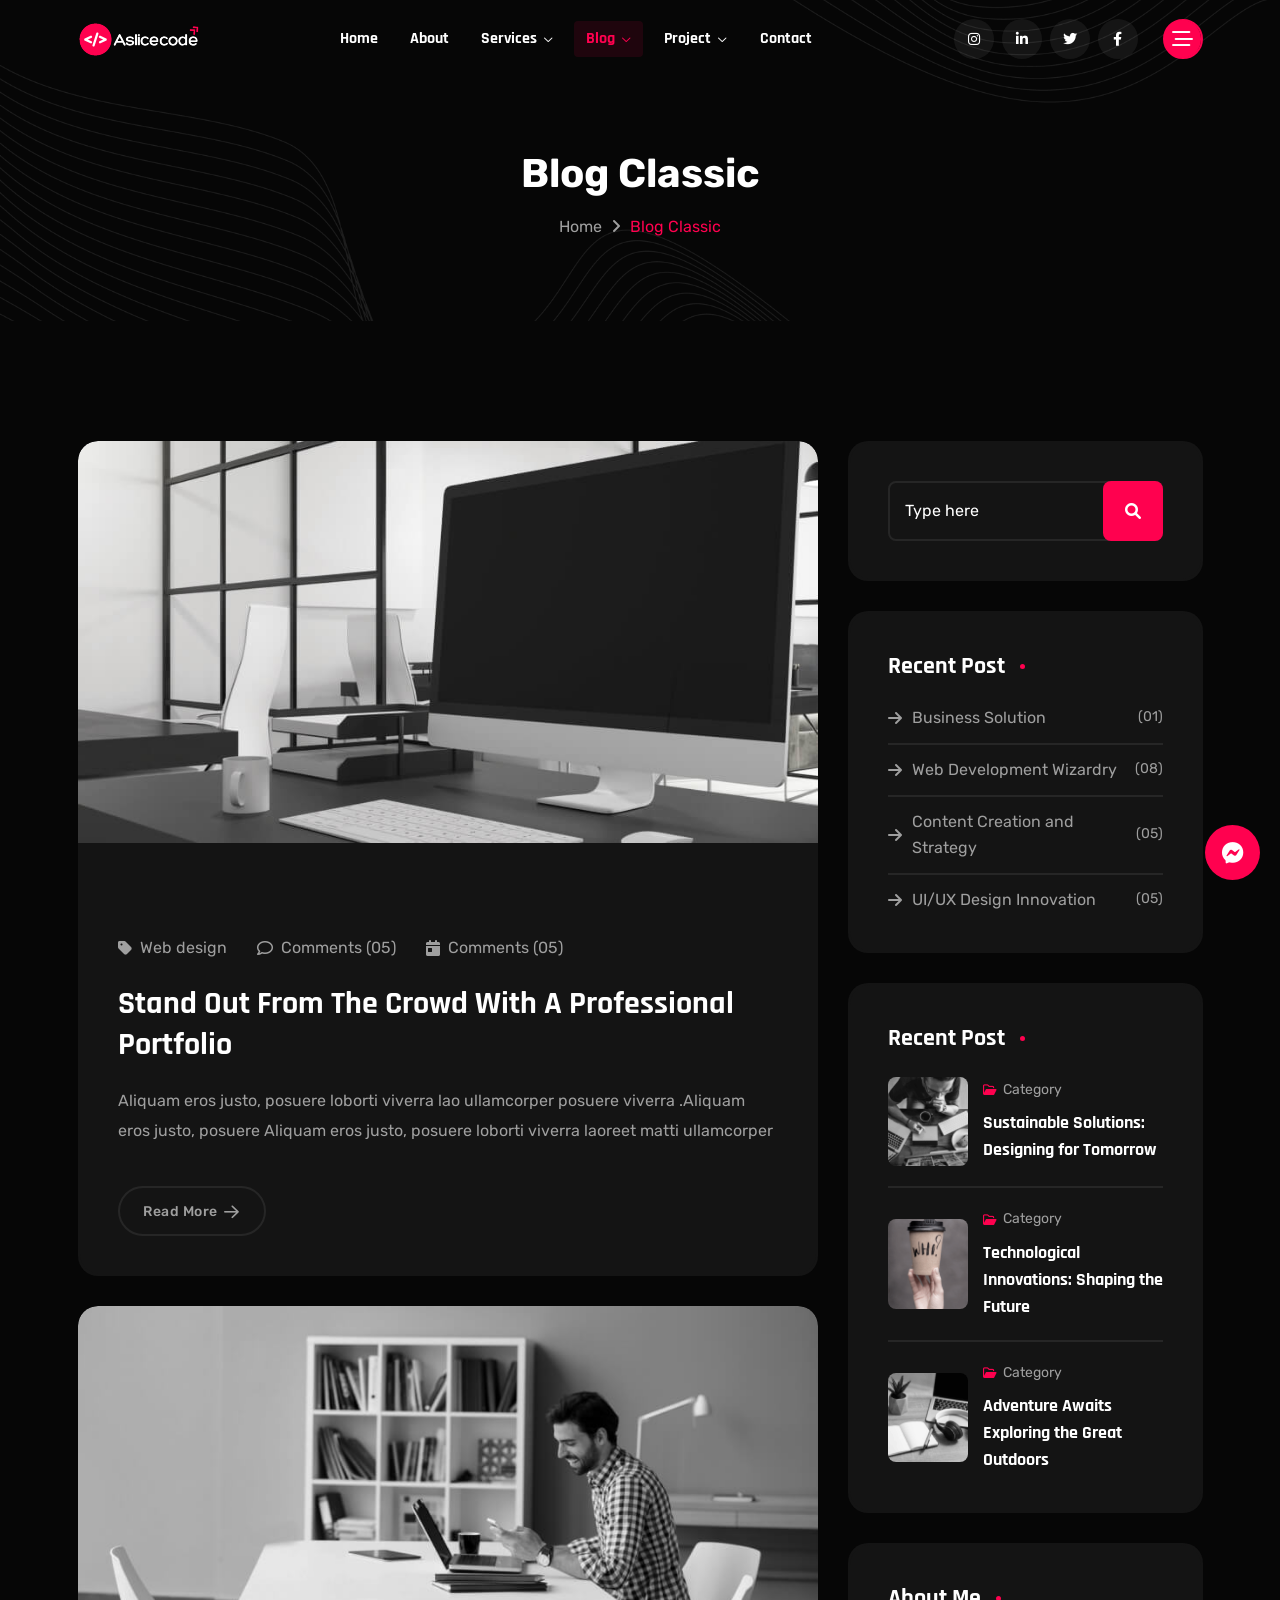
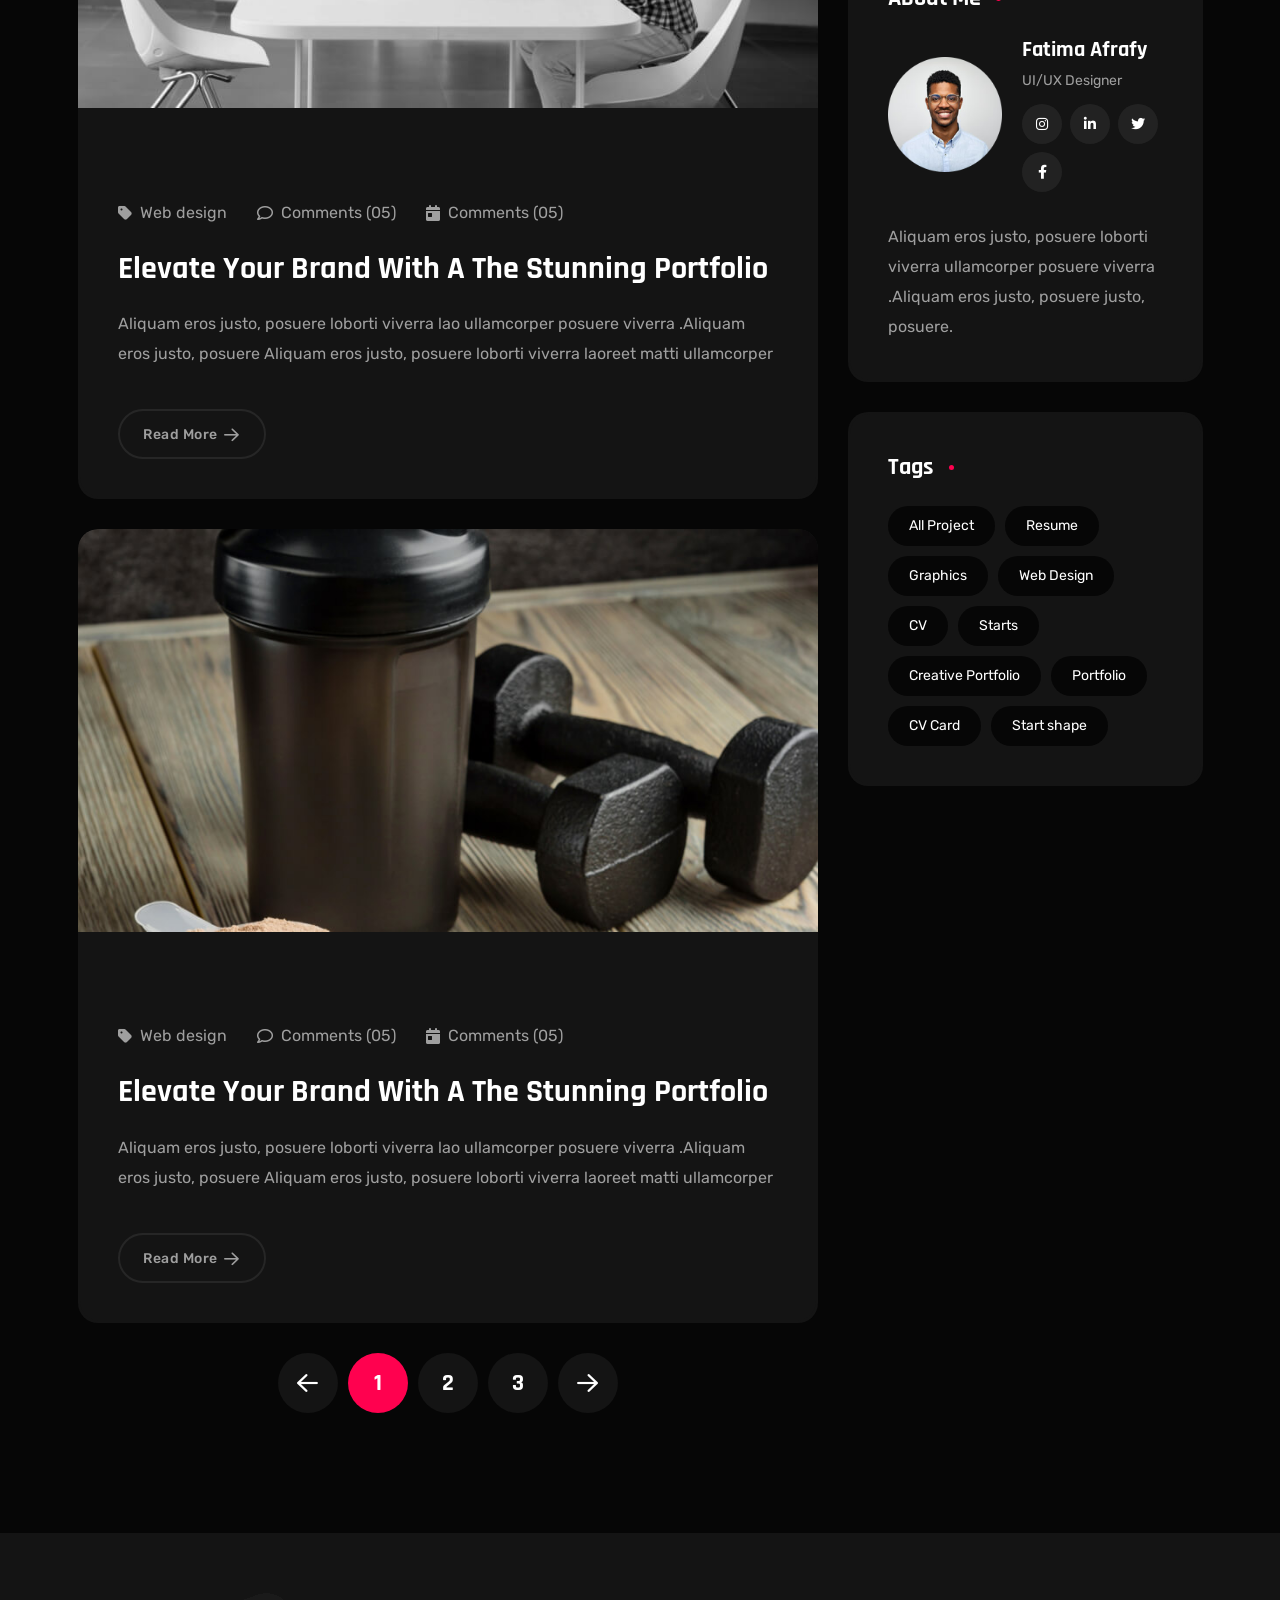
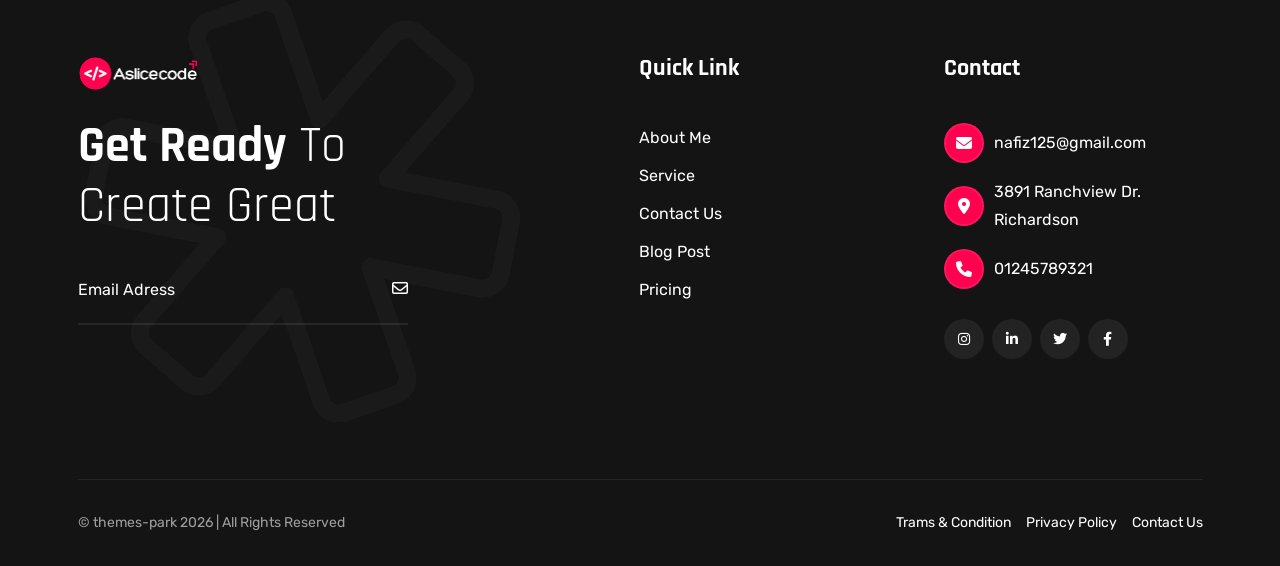
<file: blog.html>
<!DOCTYPE html>
<html lang="en">


<!-- Mirrored from themes-park.net/product/html/reeni/blog.html by HTTrack Website Copier/3.x [XR&CO'2014], Tue, 18 Feb 2025 16:58:31 GMT -->
<head>
    <meta charset="UTF-8">
    <meta http-equiv="X-UA-Compatible" content="IE=edge">
    <meta name="viewport" content="width=device-width, initial-scale=1.0">
    <meta name="description" content="Reeni is a modern personal portfolio template for designers, developers, content writer, cleaner, programmer, fashion designer, model, Influencer and freelancers. Fully responsive, SEO-friendly, Bootstrap and easy to customize.">
    <link rel="shortcut icon" type="image/x-icon" href="assets/images/favicon.svg">
    <title>Blog Reeni - Personal Portfolio HTML Template | Freelancer & Developer Portfolio</title>
    <!-- Bootstrap min css -->
    <link rel="stylesheet" href="assets/css/vendor/fontawesome.css">
    <link rel="stylesheet" href="assets/css/plugins/swiper.css">
    <link rel="stylesheet" href="assets/css/plugins/odometer.css">
    <link rel="stylesheet" href="assets/css/vendor/animate.min.css">
    <link rel="stylesheet" href="assets/css/vendor/bootstrap.min.css">
    <!-- custom css -->
    <link rel="stylesheet" href="assets/css/style.css">
</head>

<body class="blog inner">

    <!-- tpm-header-area start -->
    <header class="tmp-header-area-start header-one header--sticky header--transparent">
        <div class="container">
            <div class="row">
                <div class="col-lg-12">
                    <div class="header-content">
                        <div class="logo">
                            <a href="index.html">
                                <img class="logo-dark" src="assets/images/logo/white-logo-reeni.png" alt="Reeni - Personal Portfolio HTML Template for developers and freelancers">
                                <img class="logo-white" src="assets/images/logo/logo-white.png" alt="Reeni - Personal Portfolio HTML Template for developers and freelancers">
                            </a>
                        </div>
                        <nav class="tmp-mainmenu-nav d-none d-xl-block">
                            <ul class="tmp-mainmenu">
                                <li>
                                    <a href="#">Home
                                    </a>
                                    <!-- <ul class="submenu">
            <li><a href="index.html">Home 01</a></li>
            <li><a href="index-02.html">Home 02</a></li>
            <li><a href="index-03.html">Home 03</a></li>
            <li><a href="index-04.html">Home 04</a></li>
            <li><a href="index-05.html">Home 05</a></li>
            <li><a href="index-06.html">Home 06</a></li>
            <li><a href="index-07.html">Home 07</a></li>
            <li><a href="index-08.html">Home 08</a></li>
            <li><a href="index-09.html">Home 09</a></li>
            <li><a href="index-10.html">Home 10</a></li>
            <li><a href="index-11.html">Home 11</a></li>
            <li><a href="index-12.html">Home 12</a></li>
            <li><a href="index-13.html">Home 13</a></li>
        </ul> -->
                                </li>
                                <li>
                                    <a href="about.html">About</a>
                                </li>
                                <li class="has-dropdown">
                                    <a href="#">Services
                                        <i class="fa-regular fa-chevron-down"></i>
                                    </a>
                                    <ul class="submenu">
                                        <li><a href="service.html">Service</a></li>
                                        <li><a href="service-details.html">Service Details</a></li>
                                    </ul>
                                </li>
                                <li class="has-dropdown">
                                    <a href="#">Blog
                                        <i class="fa-regular fa-chevron-down"></i>
                                    </a>
                                    <ul class="submenu">
                                        <li><a href="blog.html">Blog Classic</a></li>
                                        <li><a href="blog-details.html">Blog Details</a></li>
                                    </ul>
                                </li>
                                <li class="has-dropdown">
                                    <a href="#">Project
                                        <i class="fa-regular fa-chevron-down"></i>
                                    </a>
                                    <ul class="submenu">
                                        <li><a href="project.html">Project</a></li>
                                        <li><a href="project-details.html">Project Details</a></li>
                                    </ul>
                                </li>
                                <li>
                                    <a href="contact.html">Contact</a>
                                </li>
                            </ul>

                        </nav>
                        <div class="tmp-header-right">
                            <div class="social-share-wrapper d-none d-md-block">
                                <div class="social-link">
                                    <a href="#"><i class="fa-brands fa-instagram"></i></a>
                                    <a href="#"><i class="fa-brands fa-linkedin-in"></i></a>
                                    <a href="#"><i class="fa-brands fa-twitter"></i></a>
                                    <a href="#"><i class="fa-brands fa-facebook-f"></i></a>
                                </div>
                            </div>
                            <div class="actions-area">
                                <div class="tmp-side-collups-area d-none d-xl-block">
                                    <button class="tmp-menu-bars tmp_button_active"><i class="fa-regular fa-bars-staggered"></i></button>
                                </div>
                                <div class="tmp-side-collups-area d-block d-xl-none">
                                    <button class="tmp-menu-bars humberger_menu_active"><i class="fa-regular fa-bars-staggered"></i></button>
                                </div>
                            </div>
                        </div>
                    </div>
                </div>
            </div>
        </div>
    </header>
    <!-- tpm-header-area end -->

    <div class="d-none d-xl-block">
        <div class="tmp-sidebar-area tmp_side_bar">
            <div class="inner">
                <div class="top-area">
                    <a href="index.html" class="logo">
                        <img class="logo-dark" src="assets/images/logo/white-logo-reeni.png" alt="Reeni - Personal Portfolio HTML Template for developers and freelancers">
                        <img class="logo-white" src="assets/images/logo/logo-white.png" alt="Reeni - Personal Portfolio HTML Template for developers and freelancers">
                    </a>
                    <div class="close-icon-area">
                        <button class="tmp-round-action-btn close_side_menu_active">
                            <i class="fa-sharp fa-light fa-xmark"></i>
                        </button>
                    </div>
                </div>
                <div class="content-wrapper">
                    <div class="image-area-feature">
                        <a href="index.html">
                            <img src="assets/images/logo/man.png" alt="personal-logo">
                        </a>
                    </div>
                    <h5 class="title mt--30">Freelancer delivering exceptional Webflow, and Next.js solutions.</h5>
                    <p class="disc">I am a skilled freelancer specializing in Webflow development, Figma design, and Next.js projects. I deliver creative, dynamic, and user-centric web solutions.
                    </p>
                    <div class="short-contact-area">
                        <!-- single contact information -->
                        <div class="single-contact">
                            <i class="fa-solid fa-phone"></i>
                            <div class="information tmp-link-animation">
                                <span>Call Now</span>
                                <a href="#" class="number">+92 (8800) - 98670</a>
                            </div>
                        </div>
                        <!-- single contact information end -->

                        <!-- single contact information -->
                        <div class="single-contact">
                            <i class="fa-solid fa-envelope"></i>
                            <div class="information tmp-link-animation">
                                <span>Mail Us</span>
                                <a href="#" class="number">example@info.com</a>
                            </div>
                        </div>
                        <!-- single contact information end -->

                        <!-- single contact information -->
                        <div class="single-contact">
                            <i class="fa-solid fa-location-crosshairs"></i>
                            <div class="information tmp-link-animation">
                                <span>My Address</span>
                                <span class="number">66 Broklyant, New York 3269</span>
                            </div>
                        </div>
                        <!-- single contact information end -->
                    </div>
                    <!-- social area start -->
                    <div class="social-wrapper mt--20">
                        <span class="subtitle">find with me</span>
                        <div class="social-link">
                            <a href="#"><i class="fa-brands fa-instagram"></i></a>
                            <a href="#"><i class="fa-brands fa-linkedin-in"></i></a>
                            <a href="#"><i class="fa-brands fa-twitter"></i></a>
                            <a href="#"><i class="fa-brands fa-facebook-f"></i></a>
                        </div>
                    </div>
                    <!-- social area end -->
                </div>
            </div>
        </div>
        <a class="overlay_close_side_menu close_side_menu_active" href="javascript:void(0);"></a>
    </div>

    <div class="d-block d-xl-none">
        <div class="tmp-popup-mobile-menu">
            <div class="inner">
                <div class="header-top">
                    <div class="logo">
                        <a href="index.html" class="logo-area">
                            <img class="logo-dark" src="assets/images/logo/white-logo-reeni.png" alt="Reeni - Personal Portfolio HTML Template for developers and freelancers">
                            <img class="logo-white" src="assets/images/logo/logo-white.png" alt="Reeni - Personal Portfolio HTML Template for developers and freelancers">
                        </a>

                    </div>
                    <div class="close-menu">
                        <button class="close-button tmp-round-action-btn">
                            <i class="fa-sharp fa-light fa-xmark"></i>
                        </button>
                    </div>
                </div>
                <ul class="tmp-mainmenu">
                    <li>
                        <a href="#">Home
                        </a>
                        <!-- <ul class="submenu">
            <li><a href="index.html">Home 01</a></li>
            <li><a href="index-02.html">Home 02</a></li>
            <li><a href="index-03.html">Home 03</a></li>
            <li><a href="index-04.html">Home 04</a></li>
            <li><a href="index-05.html">Home 05</a></li>
            <li><a href="index-06.html">Home 06</a></li>
            <li><a href="index-07.html">Home 07</a></li>
            <li><a href="index-08.html">Home 08</a></li>
            <li><a href="index-09.html">Home 09</a></li>
            <li><a href="index-10.html">Home 10</a></li>
            <li><a href="index-11.html">Home 11</a></li>
            <li><a href="index-12.html">Home 12</a></li>
            <li><a href="index-13.html">Home 13</a></li>
        </ul> -->
                    </li>
                    <li>
                        <a href="about.html">About</a>
                    </li>
                    <li class="has-dropdown">
                        <a href="#">Services
                            <i class="fa-regular fa-chevron-down"></i>
                        </a>
                        <ul class="submenu">
                            <li><a href="service.html">Service</a></li>
                            <li><a href="service-details.html">Service Details</a></li>
                        </ul>
                    </li>
                    <li class="has-dropdown">
                        <a href="#">Blog
                            <i class="fa-regular fa-chevron-down"></i>
                        </a>
                        <ul class="submenu">
                            <li><a href="blog.html">Blog Classic</a></li>
                            <li><a href="blog-details.html">Blog Details</a></li>
                        </ul>
                    </li>
                    <li class="has-dropdown">
                        <a href="#">Project
                            <i class="fa-regular fa-chevron-down"></i>
                        </a>
                        <ul class="submenu">
                            <li><a href="project.html">Project</a></li>
                            <li><a href="project-details.html">Project Details</a></li>
                        </ul>
                    </li>
                    <li>
                        <a href="contact.html">Contact</a>
                    </li>
                </ul>


                <div class="social-wrapper mt--40">
                    <span class="subtitle">find with me</span>
                    <div class="social-link">
                        <a href="#"><i class="fa-brands fa-instagram"></i></a>
                        <a href="#"><i class="fa-brands fa-linkedin-in"></i></a>
                        <a href="#"><i class="fa-brands fa-twitter"></i></a>
                        <a href="#"><i class="fa-brands fa-facebook-f"></i></a>
                    </div>
                </div>
                <!-- social area end -->



            </div>
        </div>
    </div>


    <!-- Breadcrumb Area Start -->
    <div class="breadcrumb-area breadcrumb-bg">
        <div class="container">
            <div class="row">
                <div class="col-lg-12">
                    <div class="breadcrumb-inner text-center">
                        <h1 class="title split-collab">Blog Classic</h1>
                        <ul class="page-list">
                            <li class="tmp-breadcrumb-item"><a href="https://themes-park.net/">Home</a></li>
                            <li class="icon"><i class="fa-solid fa-angle-right"></i></li>
                            <li class="tmp-breadcrumb-item active">Blog Classic</li>
                        </ul>
                    </div>
                </div>
            </div>
        </div>
    </div>
    <!-- Breadcrumb Area End -->
    <div class="blog-classic-area-wrapper tmp-section-gap">
        <div class="container">
            <div class="row">
                <div class="col-lg-8">
                    <div class="blog-classic-card tmp-scroll-trigger tmponhover tmp-fade-in animation-order-1">
                        <div class="img-box">
                            <a href="blog-details.html">
                                <img class="img-primary hidden-on-mobile" src="assets/images/blog/blog-classic-card-img-1.jpg" alt="Blog Thumbnail">
                                <img class="img-secondary" src="assets/images/blog/blog-classic-card-img-1.jpg" alt="BLog Thumbnail">
                            </a>
                        </div>
                        <div class="blog-classic-content">
                            <div class="blog-classic-tag">
                                <ul>
                                    <li>
                                        <div class="tag-wrap">
                                            <i class="fa-solid fa-tag"></i>
                                            <h4 class="tag-title">Web design</h4>
                                        </div>
                                    </li>
                                    <li>
                                        <div class="tag-wrap">
                                            <i class="fa-regular fa-comment"></i>
                                            <h4 class="tag-title">Comments (05)</h4>
                                        </div>
                                    </li>
                                    <li>
                                        <div class="tag-wrap">
                                            <i class="fa-solid fa-calendar-day"></i>
                                            <h4 class="tag-title">Comments (05)</h4>
                                        </div>
                                    </li>
                                </ul>
                            </div>
                            <h2 class="title"><a href="#">Stand out from the crowd with a professional portfolio</a>
                            </h2>
                            <p class="para">Aliquam eros justo, posuere loborti viverra lao ullamcorper posuere viverra
                                .Aliquam eros justo, posuere Aliquam eros justo, posuere loborti viverra laoreet matti
                                ullamcorper</p>


                            <div class="tmp-button-here">
                                <a class="tmp-btn hover-icon-reverse radius-round btn-border btn-md" href="blog-details.html">
                                    <span class="icon-reverse-wrapper">
                                        <span class="btn-text">Read More</span>
                                    <span class="btn-icon"><i class="fa-sharp fa-regular fa-arrow-right"></i></span>
                                    <span class="btn-icon"><i class="fa-sharp fa-regular fa-arrow-right"></i></span>
                                    </span>
                                </a>
                            </div>
                        </div>
                    </div>
                    <div class="blog-classic-card tmp-scroll-trigger tmponhover tmp-fade-in animation-order-2">
                        <div class="img-box">
                            <a href="blog-details.html">
                                <img class="img-primary hidden-on-mobile" src="assets/images/blog/blog-classic-card-img-2.jpg" alt="Blog Thumbnail">
                                <img class="img-secondary" src="assets/images/blog/blog-classic-card-img-2.jpg" alt="BLog Thumbnail">
                            </a>
                        </div>
                        <div class="blog-classic-content">
                            <div class="blog-classic-tag">
                                <ul>
                                    <li>
                                        <div class="tag-wrap">
                                            <i class="fa-solid fa-tag"></i>
                                            <h4 class="tag-title">Web design</h4>
                                        </div>
                                    </li>
                                    <li>
                                        <div class="tag-wrap">
                                            <i class="fa-regular fa-comment"></i>
                                            <h4 class="tag-title">Comments (05)</h4>
                                        </div>
                                    </li>
                                    <li>
                                        <div class="tag-wrap">
                                            <i class="fa-solid fa-calendar-day"></i>
                                            <h4 class="tag-title">Comments (05)</h4>
                                        </div>
                                    </li>
                                </ul>
                            </div>
                            <h2 class="title"><a href="#">Elevate your brand with a the stunning portfolio</a></h2>
                            <p class="para">Aliquam eros justo, posuere loborti viverra lao ullamcorper posuere viverra
                                .Aliquam eros justo, posuere Aliquam eros justo, posuere loborti viverra laoreet matti
                                ullamcorper</p>
                            <div class="tmp-button-here">
                                <a class="tmp-btn hover-icon-reverse radius-round btn-border btn-md" href="blog-details.html">
                                    <span class="icon-reverse-wrapper">
                                        <span class="btn-text">Read More</span>
                                    <span class="btn-icon"><i class="fa-sharp fa-regular fa-arrow-right"></i></span>
                                    <span class="btn-icon"><i class="fa-sharp fa-regular fa-arrow-right"></i></span>
                                    </span>
                                </a>
                            </div>
                        </div>
                    </div>
                    <div class="blog-classic-card tmp-scroll-trigger tmponhover tmp-fade-in animation-order-3">
                        <div class="img-box">
                            <a href="blog-details.html">
                                <img class="img-primary hidden-on-mobile" src="assets/images/blog/blog-classic-card-img-3.jpg" alt="Blog Thumbnail">
                                <img class="img-secondary" src="assets/images/blog/blog-classic-card-img-3.jpg" alt="BLog Thumbnail">
                            </a>
                        </div>
                        <div class="blog-classic-content">
                            <div class="blog-classic-tag">
                                <ul>
                                    <li>
                                        <div class="tag-wrap">
                                            <i class="fa-solid fa-tag"></i>
                                            <h4 class="tag-title">Web design</h4>
                                        </div>
                                    </li>
                                    <li>
                                        <div class="tag-wrap">
                                            <i class="fa-regular fa-comment"></i>
                                            <h4 class="tag-title">Comments (05)</h4>
                                        </div>
                                    </li>
                                    <li>
                                        <div class="tag-wrap">
                                            <i class="fa-solid fa-calendar-day"></i>
                                            <h4 class="tag-title">Comments (05)</h4>
                                        </div>
                                    </li>
                                </ul>
                            </div>
                            <h2 class="title"><a href="#">Elevate your brand with a the stunning portfolio</a></h2>
                            <p class="para">Aliquam eros justo, posuere loborti viverra lao ullamcorper posuere viverra
                                .Aliquam eros justo, posuere Aliquam eros justo, posuere loborti viverra laoreet matti
                                ullamcorper</p>
                            <div class="tmp-button-here">
                                <a class="tmp-btn hover-icon-reverse radius-round btn-border btn-md" href="blog-details.html">
                                    <span class="icon-reverse-wrapper">
                                        <span class="btn-text">Read More</span>
                                    <span class="btn-icon"><i class="fa-sharp fa-regular fa-arrow-right"></i></span>
                                    <span class="btn-icon"><i class="fa-sharp fa-regular fa-arrow-right"></i></span>
                                    </span>
                                </a>
                            </div>
                        </div>
                    </div>
                    <div class="tmp-pagination-button">
                        <a href="#" class="pagination-btn"><i class="fa-sharp fa-regular fa-arrow-left"></i></a>
                        <a href="#" class="pagination-btn active">1</a>
                        <a href="#" class="pagination-btn">2</a>
                        <a href="#" class="pagination-btn">3</a>
                        <a href="#" class="pagination-btn"><i class="fa-sharp fa-regular fa-arrow-right"></i></a>
                    </div>
                </div>
                <div class="col-lg-4">
                    <div class="tmp-sidebar">
                        <div class="signle-side-bar search-area tmponhover">
                            <div class="body">
                                <div class="search-area">
                                    <input type="text" placeholder="Type here" required>
                                    <button><i class="fa-solid fa-magnifying-glass"></i></button>
                                </div>
                            </div>
                        </div>
                        <div class="signle-side-bar recent-post-area tmponhover">
                            <div class="header">
                                <h3 class="title">Recent Post</h3>
                            </div>
                            <div class="body">
                                <a href="#" class="single-post">
                                    <span class="single-post-left">
                    <i class="fa-solid fa-arrow-right"></i>
                    <span class="post-title">Business Solution</span>
                                    </span>
                                    <span class="post-num">(01)</span>
                                </a>
                                <a href="#" class="single-post">
                                    <span class="single-post-left">
                    <i class="fa-solid fa-arrow-right"></i>
                    <span class="post-title">Web Development Wizardry</span>
                                    </span>
                                    <span class="post-num">(08)</span>
                                </a>
                                <a href="#" class="single-post">
                                    <span class="single-post-left">
                    <i class="fa-solid fa-arrow-right"></i>
                    <span class="post-title">Content Creation and Strategy</span>
                                    </span>
                                    <span class="post-num">(05)</span>
                                </a>
                                <a href="#" class="single-post">
                                    <span class="single-post-left">
                    <i class="fa-solid fa-arrow-right"></i>
                    <span class="post-title">UI/UX Design Innovation</span>
                                    </span>
                                    <span class="post-num">(05)</span>
                                </a>
                            </div>
                        </div>
                        <div class="signle-side-bar recent-post-area tmponhover">
                            <div class="header">
                                <h3 class="title">Recent Post</h3>
                            </div>
                            <div class="body">
                                <div class="single-post-card tmp-hover-link">
                                    <div class="single-post-card-img">
                                        <img src="assets/images/blog/single-post-card-img-1.png" alt="">
                                    </div>
                                    <div class="single-post-right">
                                        <div class="single-post-top">
                                            <i class="fa-regular fa-folder-open"></i>
                                            <p class="post-title">Category</p>
                                        </div>
                                        <h3 class="post-title"><a class="link" href="#">Sustainable Solutions: Designing for Tomorrow</a>
                                        </h3>
                                    </div>
                                </div>
                                <div class="single-post-card tmp-hover-link">
                                    <div class="single-post-card-img">
                                        <img src="assets/images/blog/single-post-card-img-2.png" alt="">
                                    </div>
                                    <div class="single-post-right">
                                        <div class="single-post-top">
                                            <i class="fa-regular fa-folder-open"></i>
                                            <p class="post-title">Category</p>
                                        </div>
                                        <h3 class="post-title"><a class="link" href="#">Technological Innovations: Shaping the Future</a>
                                        </h3>
                                    </div>
                                </div>
                                <div class="single-post-card tmp-hover-link">
                                    <div class="single-post-card-img">
                                        <img src="assets/images/blog/single-post-card-img-3.png" alt="">
                                    </div>
                                    <div class="single-post-right">
                                        <div class="single-post-top">
                                            <i class="fa-regular fa-folder-open"></i>
                                            <p class="post-title">Category</p>
                                        </div>
                                        <h3 class="post-title"><a class="link" href="#">Adventure Awaits Exploring the Great Outdoors</a>
                                        </h3>
                                    </div>
                                </div>
                            </div>
                        </div>
                        <div class="signle-side-bar tmponhover">
                            <div class="header">
                                <h3 class="title">About Me</h3>
                            </div>
                            <div class="body">
                                <div class="about-me-details">
                                    <div class="about-me-details-head">
                                        <div class="about-me-img">
                                            <img src="assets/images/blog/about-me-user-img.png" alt="about-me-user-img">
                                        </div>
                                        <div class="about-me-right-content">
                                            <h3 class="title">Fatima Afrafy</h3>
                                            <p class="para">UI/UX Designer </p>
                                            <div class="social-link">
                                                <a href="#"><i class="fa-brands fa-instagram"></i></a>
                                                <a href="#"><i class="fa-brands fa-linkedin-in"></i></a>
                                                <a href="#"><i class="fa-brands fa-twitter"></i></a>
                                                <a href="#"><i class="fa-brands fa-facebook-f"></i></a>
                                            </div>
                                        </div>
                                    </div>
                                    <p class="about-me-para">Aliquam eros justo, posuere loborti viverra ullamcorper posuere
                                        viverra .Aliquam eros justo, posuere justo, posuere.</p>
                                </div>
                            </div>
                        </div>
                        <div class="signle-side-bar tmponhover">
                            <div class="header">
                                <h3 class="title">Tags</h3>
                            </div>
                            <div class="body">
                                <div class="tags-wrapper">
                                    <a href="#" class="tag-link">All Project</a>
                                    <a href="#" class="tag-link">Resume</a>
                                    <a href="#" class="tag-link">Graphics</a>
                                    <a href="#" class="tag-link">Web Design</a>
                                    <a href="#" class="tag-link">CV</a>
                                    <a href="#" class="tag-link">Starts</a>
                                    <a href="#" class="tag-link">Creative Portfolio</a>
                                    <a href="#" class="tag-link">Portfolio</a>
                                    <a href="#" class="tag-link">CV Card</a>
                                    <a href="#" class="tag-link">Start shape</a>
                                </div>
                            </div>
                        </div>
                    </div>
                </div>
            </div>
        </div>
    </div>

    <!-- Start Footer Area  -->
    <footer class="footer-area footer-style-one-wrapper  tmp-section-gap">
        <div class="container">
            <div class="footer-main footer-style-one">
                <div class="row g-5">
                    <div class="col-lg-5 col-md-6">
                        <div class="single-footer-wrapper border-right mr--20">
                            <div class="logo">
                                <a href="index.html">
                                    <img src="assets/images/logo/white-logo-reeni.png" alt="Reeni - Personal Portfolio HTML Template for developers and freelancers">
                                </a>
                            </div>
                            <p class="description"><span>Get Ready</span> To <br> Create Great</p>
                            <form action="#" class="newsletter-form-1 mt--40">
                                <input type="email" placeholder="Email Adress">
                                <span class="form-icon"><i class="fa-regular fa-envelope"></i></span>
                            </form>
                        </div>
                    </div>
                    <div class="col-lg-4 col-md-6">
                        <div class="single-footer-wrapper quick-link-wrap">
                            <h5 class="ft-title">Quick Link</h5>
                            <ul class="ft-link tmp-link-animation">
                                <li>
                                    <a href="about.html">About Me</a>
                                </li>
                                <li>
                                    <a href="team.html">Service</a>
                                </li>
                                <li>
                                    <a href="service.html">Contact Us</a>
                                </li>
                                <li>
                                    <a href="blog.html">Blog Post</a>
                                </li>
                                <li>
                                    <a href="contact.html">Pricing</a>
                                </li>
                            </ul>
                        </div>
                    </div>
                    <div class="col-lg-3 col-md-6">
                        <div class="single-footer-wrapper contact-wrap">
                            <h5 class="ft-title">Contact </h5>
                            <ul class="ft-link tmp-link-animation">
                                <li><span class="ft-icon"><i class="fa-solid fa-envelope"></i></span><a href="#">nafiz125@gmail.com</a></li>
                                <li><span class="ft-icon"><i class="fa-solid fa-location-dot"></i></span>3891
                                    Ranchview Dr. Richardson</li>
                                <li><span class="ft-icon"><i class="fa-solid fa-phone"></i></span><a href="#">01245789321</a></li>
                            </ul>
                            <div class="social-link footer">
                                <a href="#"><i class="fa-brands fa-instagram"></i></a>
                                <a href="#"><i class="fa-brands fa-linkedin-in"></i></a>
                                <a href="#"><i class="fa-brands fa-twitter"></i></a>
                                <a href="#"><i class="fa-brands fa-facebook-f"></i></a>
                            </div>
                        </div>
                    </div>
                </div>
            </div>
        </div>
        <div class="footer-bg-img">
            <img src="assets/images/footer/footer-bg-img.png" alt="footer-img">
        </div>
    </footer>
    <div class="copyright-area-one">
        <div class="container">
            <div class="row">
                <div class="col-lg-12">
                    <div class="main-wrapper">
                        <p class="copy-right-para">© themes-park <script>
                                document.write(new Date().getFullYear())
                            </script> | All Rights Reserved</p>
                        <ul>
                            <li><a href="#">Trams & Condition</a></li>
                            <li><a href="#">Privacy Policy</a></li>
                            <li><a href="#">Contact Us</a></li>
                        </ul>
                    </div>
                </div>
            </div>
        </div>
    </div>
    <!-- End Footer Area  -->



    <!-- ready chatting option via email -->
    <div class="ready-chatting-option tmp-ready-chat">
        <input type="checkbox" id="click">
        <label for="click">
            <i class="fab fa-facebook-messenger"></i>
            <i class="fas fa-times"></i>
        </label>
        <div class="wrapper">
            <div class="head-text">
                Let's chat with me? - Online
            </div>
            <div class="chat-box">
                <div class="desc-text">
                    Please fill out the form below to start chatting with me directly.
                </div>
                <form class="tmp-dynamic-form" action="#">
                    <div class="field">
                        <input class="input-field" name="name" placeholder="Your Name" type="text" required>
                    </div>
                    <div class="field">
                        <input class="input-field" name="email" placeholder="Your Email" type="email" required>
                    </div>
                    <div class="field textarea">
                        <textarea class="input-field" placeholder="Your Message" name="message" required></textarea>
                    </div>
                    <div class="field">
                        <button name="submit" type="submit">Send Message</button>
                    </div>
                </form>
            </div>
        </div>
    </div>
    <!-- ready chatting option via email end -->
    <!-- progress area start -->
    <div class="scrollToTop" style="display: block;">
        <div class="arrowUp">
            <i class="fa-light fa-arrow-up"></i>
        </div>
        <div class="water" style="transform: translate(0px, 87%);">
            <svg viewBox="0 0 560 20" class="water_wave water_wave_back">
                <use xlink:href="#wave"></use>
            </svg>
            <svg viewBox="0 0 560 20" class="water_wave water_wave_front">
                <use xlink:href="#wave"></use>
            </svg>
            <svg version="1.1" xmlns="http://www.w3.org/2000/svg" xmlns:xlink="http://www.w3.org/1999/xlink" viewBox="0 0 560 20" style="display: none;">
                <symbol id="wave">
                    <path d="M420,20c21.5-0.4,38.8-2.5,51.1-4.5c13.4-2.2,26.5-5.2,27.3-5.4C514,6.5,518,4.7,528.5,2.7c7.1-1.3,17.9-2.8,31.5-2.7c0,0,0,0,0,0v20H420z" fill="#FF014F"></path>
                    <path d="M420,20c-21.5-0.4-38.8-2.5-51.1-4.5c-13.4-2.2-26.5-5.2-27.3-5.4C326,6.5,322,4.7,311.5,2.7C304.3,1.4,293.6-0.1,280,0c0,0,0,0,0,0v20H420z" fill="#FF014F"></path>
                    <path d="M140,20c21.5-0.4,38.8-2.5,51.1-4.5c13.4-2.2,26.5-5.2,27.3-5.4C234,6.5,238,4.7,248.5,2.7c7.1-1.3,17.9-2.8,31.5-2.7c0,0,0,0,0,0v20H140z" fill="#FF014F"></path>
                    <path d="M140,20c-21.5-0.4-38.8-2.5-51.1-4.5c-13.4-2.2-26.5-5.2-27.3-5.4C46,6.5,42,4.7,31.5,2.7C24.3,1.4,13.6-0.1,0,0c0,0,0,0,0,0l0,20H140z" fill="#FF014F"></path>
                </symbol>
            </svg>

        </div>
    </div>
    <!-- progress area end -->
    <!-- <div class="tmp-right-demo">
    <button class="demo-button">
        <p class="mb--0">48</p>
        <span class="text">Demos</span>
    </button>
</div> -->



    <div class="demo-modal-area">
        <div class="wrapper">
            <div class="tmp-modal-inner">
                <div class="close-icon">
                    <button class="demo-close-btn"><span><i class="fa-sharp fa-light fa-xmark"></i></span></button>
                </div>
                <div class="demo-top text-center">
                    <h4 class="title">Reeni</h4>
                    <p class="subtitle">A personal portfolio website is your digital resume—a place to showcase your work,
                        skills, and achievements.</p>
                </div>
                <ul class="popuptab-area nav nav-tabs" id="popuptab" role="tablist">
                    <li class="nav-item">
                        <a class="nav-link active demo-dark" id="demodark-tab" data-bs-toggle="tab" href="#demodark" role="tab" aria-controls="demodark" aria-selected="true">Dark Demo</a>
                    </li>
                    <li class="nav-item">
                        <a class="nav-link demo-light" id="demolight-tab" data-bs-toggle="tab" href="#demolight" role="tab" aria-controls="demolight" aria-selected="false">Light Demo</a>
                    </li>
                </ul>
                <div class="tab-content" id="popuptabContent">
                    <div class="tab-pane show active" id="demodark" role="tabpanel" aria-labelledby="demodark-tab">
                        <div class="content">
                            <div class="row">

                                <!-- Start Single Content  -->
                                <div class="col-lg-4 col-md-6 col-12">
                                    <div class="single-demo">
                                        <div class="inner">
                                            <div class="thumbnail">
                                                <a href="index.html">
                                                    <img class="w-100" src="assets/images/demo/home-1.png" alt="Personal Portfolio">
                                                    <span class="overlay-content">
                                                    <span class="overlay-text">View Demo <i
                                                            class="feather-external-link"></i></span>
                                                    </span>
                                                </a>
                                            </div>
                                            <div class="inner">
                                                <h3 class="title"><a href="index.html">Main Demo</a></h3>
                                            </div>
                                        </div>
                                    </div>
                                </div>
                                <!-- End Single Content  -->

                                <!-- Start Single Content  -->
                                <div class="col-lg-4 col-md-6 col-12">
                                    <div class="single-demo">
                                        <div class="inner">
                                            <div class="thumbnail">
                                                <a href="index-02.html">
                                                    <img class="w-100" src="assets/images/demo/home-2.png" alt="Personal Portfolio">
                                                    <span class="overlay-content">
                                                    <span class="overlay-text">View Demo <i
                                                            class="feather-external-link"></i></span>
                                                    </span>
                                                </a>
                                            </div>
                                            <div class="inner">
                                                <h3 class="title"><a href="index-02.html">Demo 02</a></h3>
                                            </div>
                                        </div>
                                    </div>
                                </div>
                                <!-- End Single Content  -->

                                <!-- Start Single Content  -->
                                <div class="col-lg-4 col-md-6 col-12">
                                    <div class="single-demo">
                                        <div class="inner">
                                            <div class="thumbnail">
                                                <a href="index-03.html">
                                                    <img class="w-100" src="assets/images/demo/home-3.png" alt="Personal Portfolio">
                                                    <span class="overlay-content">
                                                    <span class="overlay-text">View Demo <i
                                                            class="feather-external-link"></i></span>
                                                    </span>
                                                </a>
                                            </div>
                                            <div class="inner">
                                                <h3 class="title"><a href="index-03.html">Demo 03</a></h3>
                                            </div>
                                        </div>
                                    </div>
                                </div>
                                <!-- End Single Content  -->

                                <!-- Start Single Content  -->
                                <div class="col-lg-4 col-md-6 col-12">
                                    <div class="single-demo">
                                        <div class="inner">
                                            <div class="thumbnail">
                                                <a href="index-04.html">
                                                    <img class="w-100" src="assets/images/demo/home-4.png" alt="Personal Portfolio">
                                                    <span class="overlay-content">
                                                    <span class="overlay-text">View Demo <i
                                                            class="feather-external-link"></i></span>
                                                    </span>
                                                </a>
                                            </div>
                                            <div class="inner">
                                                <h3 class="title"><a href="index-04.html">Demo 04</a></h3>
                                            </div>
                                        </div>
                                    </div>
                                </div>
                                <!-- End Single Content  -->

                                <!-- Start Single Content  -->
                                <div class="col-lg-4 col-md-6 col-12">
                                    <div class="single-demo">
                                        <div class="inner">
                                            <div class="thumbnail">
                                                <a href="index-05.html">
                                                    <img class="w-100" src="assets/images/demo/home-5.png" alt="Personal Portfolio">
                                                    <span class="overlay-content">
                                                    <span class="overlay-text">View Demo <i
                                                            class="feather-external-link"></i></span>
                                                    </span>
                                                </a>
                                            </div>
                                            <div class="inner">
                                                <h3 class="title"><a href="index-05.html">Demo 05</a></h3>
                                            </div>
                                        </div>
                                    </div>
                                </div>
                                <!-- End Single Content  -->

                                <!-- Start Single Content  -->
                                <div class="col-lg-4 col-md-6 col-12">
                                    <div class="single-demo">
                                        <div class="inner">
                                            <div class="thumbnail">
                                                <a href="index-06.html">
                                                    <img class="w-100" src="assets/images/demo/home-6.png" alt="Personal Portfolio">
                                                    <span class="overlay-content">
                                                    <span class="overlay-text">View Demo <i
                                                            class="feather-external-link"></i></span>
                                                    </span>
                                                </a>
                                            </div>
                                            <div class="inner">
                                                <h3 class="title"><a href="index-06.html">Demo 06</a></h3>
                                            </div>
                                        </div>
                                    </div>
                                </div>
                                <!-- End Single Content  -->

                                <!-- Start Single Content  -->
                                <div class="col-lg-4 col-md-6 col-12">
                                    <div class="single-demo">
                                        <div class="inner">
                                            <div class="thumbnail">
                                                <a href="index-07.html">
                                                    <img class="w-100" src="assets/images/demo/home-7.png" alt="Personal Portfolio">
                                                    <span class="overlay-content">
                                                    <span class="overlay-text">View Demo <i
                                                            class="feather-external-link"></i></span>
                                                    </span>
                                                </a>
                                            </div>
                                            <div class="inner">
                                                <h3 class="title"><a href="index-07.html">Demo 07</a></h3>
                                            </div>
                                        </div>
                                    </div>
                                </div>
                                <!-- End Single Content  -->

                                <!-- Start Single Content  -->
                                <div class="col-lg-4 col-md-6 col-12">
                                    <div class="single-demo">
                                        <div class="inner">
                                            <div class="thumbnail">
                                                <a href="index-08.html">
                                                    <img class="w-100" src="assets/images/demo/home-8.png" alt="Personal Portfolio">
                                                    <span class="overlay-content">
                                                    <span class="overlay-text">View Demo <i
                                                            class="feather-external-link"></i></span>
                                                    </span>
                                                </a>
                                            </div>
                                            <div class="inner">
                                                <h3 class="title"><a href="index-08.html">Demo 08</a></h3>
                                            </div>
                                        </div>
                                    </div>
                                </div>
                                <!-- End Single Content  -->

                                <!-- Start Single Content  -->
                                <div class="col-lg-4 col-md-6 col-12">
                                    <div class="single-demo">
                                        <div class="inner">
                                            <div class="thumbnail">
                                                <a href="index-09.html">
                                                    <img class="w-100" src="assets/images/demo/home-9.png" alt="Personal Portfolio">
                                                    <span class="overlay-content">
                                                    <span class="overlay-text">View Demo <i
                                                            class="feather-external-link"></i></span>
                                                    </span>
                                                </a>
                                            </div>
                                            <div class="inner">
                                                <h3 class="title"><a href="index-09.html">Demo 09</a></h3>
                                            </div>
                                        </div>
                                    </div>
                                </div>
                                <!-- End Single Content  -->

                                <!-- Start Single Content  -->
                                <div class="col-lg-4 col-md-6 col-12">
                                    <div class="single-demo">
                                        <div class="inner">
                                            <div class="thumbnail">
                                                <a href="index-10.html">
                                                    <img class="w-100" src="assets/images/demo/home-10.png" alt="Personal Portfolio">
                                                    <span class="overlay-content">
                                                    <span class="overlay-text">View Demo <i
                                                            class="feather-external-link"></i></span>
                                                    </span>
                                                </a>
                                            </div>
                                            <div class="inner">
                                                <h3 class="title"><a href="index-10.html">Demo 10</a></h3>
                                            </div>
                                        </div>
                                    </div>
                                </div>
                                <!-- End Single Content  -->

                                <!-- Start Single Content  -->
                                <div class="col-lg-4 col-md-6 col-12">
                                    <div class="single-demo">
                                        <div class="inner">
                                            <div class="thumbnail">
                                                <a href="index-11.html">
                                                    <img class="w-100" src="assets/images/demo/home-11.png" alt="Personal Portfolio">
                                                    <span class="overlay-content">
                                                    <span class="overlay-text">View Demo <i
                                                            class="feather-external-link"></i></span>
                                                    </span>
                                                </a>
                                            </div>
                                            <div class="inner">
                                                <h3 class="title"><a href="index-11.html">Demo 11</a></h3>
                                            </div>
                                        </div>
                                    </div>
                                </div>
                                <!-- End Single Content  -->

                                <!-- Start Single Content  -->
                                <div class="col-lg-4 col-md-6 col-12">
                                    <div class="single-demo">
                                        <div class="inner">
                                            <div class="thumbnail">
                                                <a href="index-12.html">
                                                    <img class="w-100" src="assets/images/demo/home-12.png" alt="Personal Portfolio">
                                                    <span class="overlay-content">
                                                    <span class="overlay-text">View Demo <i
                                                            class="feather-external-link"></i></span>
                                                    </span>
                                                </a>
                                            </div>
                                            <div class="inner">
                                                <h3 class="title"><a href="index-12.html">Demo 12</a></h3>
                                            </div>
                                        </div>
                                    </div>
                                </div>
                                <!-- End Single Content  -->

                                <!-- Start Single Content  -->
                                <div class="col-lg-4 col-md-6 col-12">
                                    <div class="single-demo">
                                        <div class="inner">
                                            <div class="thumbnail">
                                                <a href="index-13.html">
                                                    <img class="w-100" src="assets/images/demo/home-13.png" alt="Personal Portfolio">
                                                    <span class="overlay-content">
                                                    <span class="overlay-text">View Demo <i
                                                            class="feather-external-link"></i></span>
                                                    </span>
                                                </a>
                                            </div>
                                            <div class="inner">
                                                <h3 class="title"><a href="index-13.html">Demo 13</a></h3>
                                            </div>
                                        </div>
                                    </div>
                                </div>
                                <!-- End Single Content  -->

                                <!-- Start Single Content  -->
                                <div class="col-lg-4 col-md-6 col-12">
                                    <div class="single-demo">
                                        <div class="inner">
                                            <div class="thumbnail">
                                                <a href="index-14.html">
                                                    <img class="w-100" src="assets/images/demo/home-14.png" alt="Personal Portfolio">
                                                    <span class="overlay-content">
                                                    <span class="overlay-text">View Demo <i
                                                            class="feather-external-link"></i></span>
                                                    </span>
                                                </a>
                                            </div>
                                            <div class="inner">
                                                <h3 class="title"><a href="index-14.html">Demo 14</a></h3>
                                            </div>
                                        </div>
                                    </div>
                                </div>
                                <!-- End Single Content  -->

                                <!-- Start Single Content  -->
                                <div class="col-lg-4 col-md-6 col-12">
                                    <div class="single-demo">
                                        <div class="inner">
                                            <div class="thumbnail">
                                                <a href="index-15.html">
                                                    <img class="w-100" src="assets/images/demo/home-15.png" alt="Personal Portfolio">
                                                    <span class="overlay-content">
                                                    <span class="overlay-text">View Demo <i
                                                            class="feather-external-link"></i></span>
                                                    </span>
                                                </a>
                                            </div>
                                            <div class="inner">
                                                <h3 class="title"><a href="index-15.html">Demo 15</a></h3>
                                            </div>
                                        </div>
                                    </div>
                                </div>
                                <!-- End Single Content  -->
                                <!-- Start Single Content  -->
                                <div class="col-lg-4 col-md-6 col-12">
                                    <div class="single-demo">
                                        <div class="inner">
                                            <div class="thumbnail">
                                                <a href="index-16.html">
                                                    <img class="w-100" src="assets/images/demo/home-16.png" alt="Personal Portfolio">
                                                    <span class="overlay-content">
                                                    <span class="overlay-text">View Demo <i
                                                            class="feather-external-link"></i></span>
                                                    </span>
                                                </a>
                                            </div>
                                            <div class="inner">
                                                <h3 class="title"><a href="index-16.html">Demo 16</a></h3>
                                            </div>
                                        </div>
                                    </div>
                                </div>
                                <!-- End Single Content  -->
                                <!-- Start Single Content  -->
                                <div class="col-lg-4 col-md-6 col-12">
                                    <div class="single-demo">
                                        <div class="inner">
                                            <div class="thumbnail">
                                                <a href="index-17.html">
                                                    <img class="w-100" src="assets/images/demo/home-17.png" alt="Personal Portfolio">
                                                    <span class="overlay-content">
                                                    <span class="overlay-text">View Demo <i
                                                            class="feather-external-link"></i></span>
                                                    </span>
                                                </a>
                                            </div>
                                            <div class="inner">
                                                <h3 class="title"><a href="index-17.html">Demo 17</a></h3>
                                            </div>
                                        </div>
                                    </div>
                                </div>
                                <!-- End Single Content  -->
                                <!-- Start Single Content  -->
                                <div class="col-lg-4 col-md-6 col-12">
                                    <div class="single-demo">
                                        <div class="inner">
                                            <div class="thumbnail">
                                                <a href="index-18.html">
                                                    <img class="w-100" src="assets/images/demo/home-18.png" alt="Personal Portfolio">
                                                    <span class="overlay-content">
                                                    <span class="overlay-text">View Demo <i
                                                            class="feather-external-link"></i></span>
                                                    </span>
                                                </a>
                                            </div>
                                            <div class="inner">
                                                <h3 class="title"><a href="index-18.html">Demo 18</a></h3>
                                            </div>
                                        </div>
                                    </div>
                                </div>
                                <!-- End Single Content  -->
                                <!-- Start Single Content  -->
                                <div class="col-lg-4 col-md-6 col-12">
                                    <div class="single-demo">
                                        <div class="inner">
                                            <div class="thumbnail">
                                                <a href="index-19.html">
                                                    <img class="w-100" src="assets/images/demo/home-19.png" alt="Personal Portfolio">
                                                    <span class="overlay-content">
                                                    <span class="overlay-text">View Demo <i
                                                            class="feather-external-link"></i></span>
                                                    </span>
                                                </a>
                                            </div>
                                            <div class="inner">
                                                <h3 class="title"><a href="index-19.html">Demo 19</a></h3>
                                            </div>
                                        </div>
                                    </div>
                                </div>
                                <!-- End Single Content  -->
                                <!-- Start Single Content  -->
                                <div class="col-lg-4 col-md-6 col-12">
                                    <div class="single-demo">
                                        <div class="inner">
                                            <div class="thumbnail">
                                                <a href="index-20.html">
                                                    <img class="w-100" src="assets/images/demo/home-20.png" alt="Personal Portfolio">
                                                    <span class="overlay-content">
                                                    <span class="overlay-text">View Demo <i
                                                            class="feather-external-link"></i></span>
                                                    </span>
                                                </a>
                                            </div>
                                            <div class="inner">
                                                <h3 class="title"><a href="index-20.html">Demo 20</a></h3>
                                            </div>
                                        </div>
                                    </div>
                                </div>
                                <!-- End Single Content  -->
                                <!-- Start Single Content  -->
                                <div class="col-lg-4 col-md-6 col-12">
                                    <div class="single-demo">
                                        <div class="inner">
                                            <div class="thumbnail">
                                                <a href="#">
                                                    <img class="w-100" src="assets/images/demo/coming-soon.png" alt="Personal Portfolio">
                                                    <span class="overlay-content">
                                                    <span class="overlay-text">View Demo <i
                                                            class="feather-external-link"></i></span>
                                                    </span>
                                                </a>
                                            </div>
                                            <div class="inner">
                                                <h3 class="title"><a href="#">Demo 21</a></h3>
                                            </div>
                                        </div>
                                    </div>
                                </div>
                                <!-- End Single Content  -->



                            </div>
                        </div>
                    </div>


                    <div class="tab-pane" id="demolight" role="tabpanel" aria-labelledby="demolight-tab">
                        <div class="content">
                            <div class="row">

                                <!-- Start Single Content  -->
                                <div class="col-lg-4 col-md-6 col-12">
                                    <div class="single-demo">
                                        <div class="inner">
                                            <div class="thumbnail">
                                                <a href="index-white.html">
                                                    <img class="w-100" src="assets/images/demo/home-1-white.png" alt="Personal Portfolio">
                                                    <span class="overlay-content">
                                                    <span class="overlay-text">View Demo <i
                                                            class="feather-external-link"></i></span>
                                                    </span>
                                                </a>
                                            </div>
                                            <div class="inner">
                                                <h3 class="title"><a href="index-white.html">Main Demo</a></h3>
                                            </div>
                                        </div>
                                    </div>
                                </div>
                                <!-- End Single Content  -->

                                <!-- Start Single Content  -->
                                <div class="col-lg-4 col-md-6 col-12">
                                    <div class="single-demo">
                                        <div class="inner">
                                            <div class="thumbnail">
                                                <a href="index-02-white.html">
                                                    <img class="w-100" src="assets/images/demo/home-2-white.png" alt="Personal Portfolio">
                                                    <span class="overlay-content">
                                                    <span class="overlay-text">View Demo <i
                                                            class="feather-external-link"></i></span>
                                                    </span>
                                                </a>
                                            </div>
                                            <div class="inner">
                                                <h3 class="title"><a href="index-02-white.html">Demo 02</a></h3>
                                            </div>
                                        </div>
                                    </div>
                                </div>
                                <!-- End Single Content  -->

                                <!-- Start Single Content  -->
                                <div class="col-lg-4 col-md-6 col-12">
                                    <div class="single-demo">
                                        <div class="inner">
                                            <div class="thumbnail">
                                                <a href="index-03-white.html">
                                                    <img class="w-100" src="assets/images/demo/home-3-white.png" alt="Personal Portfolio">
                                                    <span class="overlay-content">
                                                    <span class="overlay-text">View Demo <i
                                                            class="feather-external-link"></i></span>
                                                    </span>
                                                </a>
                                            </div>
                                            <div class="inner">
                                                <h3 class="title"><a href="index-03-white.html">Demo 03</a></h3>
                                            </div>
                                        </div>
                                    </div>
                                </div>
                                <!-- End Single Content  -->

                                <!-- Start Single Content  -->
                                <div class="col-lg-4 col-md-6 col-12">
                                    <div class="single-demo">
                                        <div class="inner">
                                            <div class="thumbnail">
                                                <a href="index-04-white.html">
                                                    <img class="w-100" src="assets/images/demo/home-4-white.png" alt="Personal Portfolio">
                                                    <span class="overlay-content">
                                                    <span class="overlay-text">View Demo <i
                                                            class="feather-external-link"></i></span>
                                                    </span>
                                                </a>
                                            </div>
                                            <div class="inner">
                                                <h3 class="title"><a href="index-04-white.html">Demo 04</a></h3>
                                            </div>
                                        </div>
                                    </div>
                                </div>
                                <!-- End Single Content  -->

                                <!-- Start Single Content  -->
                                <div class="col-lg-4 col-md-6 col-12">
                                    <div class="single-demo">
                                        <div class="inner">
                                            <div class="thumbnail">
                                                <a href="index-05-white.html">
                                                    <img class="w-100" src="assets/images/demo/home-5-white.png" alt="Personal Portfolio">
                                                    <span class="overlay-content">
                                                    <span class="overlay-text">View Demo <i
                                                            class="feather-external-link"></i></span>
                                                    </span>
                                                </a>
                                            </div>
                                            <div class="inner">
                                                <h3 class="title"><a href="index-05-white.html">Demo 05</a></h3>
                                            </div>
                                        </div>
                                    </div>
                                </div>
                                <!-- End Single Content  -->

                                <!-- Start Single Content  -->
                                <div class="col-lg-4 col-md-6 col-12">
                                    <div class="single-demo">
                                        <div class="inner">
                                            <div class="thumbnail">
                                                <a href="index-06-white.html">
                                                    <img class="w-100" src="assets/images/demo/home-6-white.png" alt="Personal Portfolio">
                                                    <span class="overlay-content">
                                                    <span class="overlay-text">View Demo <i
                                                            class="feather-external-link"></i></span>
                                                    </span>
                                                </a>
                                            </div>
                                            <div class="inner">
                                                <h3 class="title"><a href="index-06-white.html">Demo 06</a></h3>
                                            </div>
                                        </div>
                                    </div>
                                </div>
                                <!-- End Single Content  -->

                                <!-- Start Single Content  -->
                                <div class="col-lg-4 col-md-6 col-12">
                                    <div class="single-demo">
                                        <div class="inner">
                                            <div class="thumbnail">
                                                <a href="index-07-white.html">
                                                    <img class="w-100" src="assets/images/demo/home-7-white.png" alt="Personal Portfolio">
                                                    <span class="overlay-content">
                                                    <span class="overlay-text">View Demo <i
                                                            class="feather-external-link"></i></span>
                                                    </span>
                                                </a>
                                            </div>
                                            <div class="inner">
                                                <h3 class="title"><a href="index-07-white.html">Demo 07</a></h3>
                                            </div>
                                        </div>
                                    </div>
                                </div>
                                <!-- End Single Content  -->

                                <!-- Start Single Content  -->
                                <div class="col-lg-4 col-md-6 col-12">
                                    <div class="single-demo">
                                        <div class="inner">
                                            <div class="thumbnail">
                                                <a href="index-08-white.html">
                                                    <img class="w-100" src="assets/images/demo/home-8-white.png" alt="Personal Portfolio">
                                                    <span class="overlay-content">
                                                    <span class="overlay-text">View Demo <i
                                                            class="feather-external-link"></i></span>
                                                    </span>
                                                </a>
                                            </div>
                                            <div class="inner">
                                                <h3 class="title"><a href="index-08-white.html">Demo 08</a></h3>
                                            </div>
                                        </div>
                                    </div>
                                </div>
                                <!-- End Single Content  -->

                                <!-- Start Single Content  -->
                                <div class="col-lg-4 col-md-6 col-12">
                                    <div class="single-demo">
                                        <div class="inner">
                                            <div class="thumbnail">
                                                <a href="index-09-white.html">
                                                    <img class="w-100" src="assets/images/demo/home-9-white.png" alt="Personal Portfolio">
                                                    <span class="overlay-content">
                                                    <span class="overlay-text">View Demo <i
                                                            class="feather-external-link"></i></span>
                                                    </span>
                                                </a>
                                            </div>
                                            <div class="inner">
                                                <h3 class="title"><a href="index-09-white.html">Demo 09</a></h3>
                                            </div>
                                        </div>
                                    </div>
                                </div>
                                <!-- End Single Content  -->

                                <!-- Start Single Content  -->
                                <div class="col-lg-4 col-md-6 col-12">
                                    <div class="single-demo">
                                        <div class="inner">
                                            <div class="thumbnail">
                                                <a href="index-10-white.html">
                                                    <img class="w-100" src="assets/images/demo/home-10-white.png" alt="Personal Portfolio">
                                                    <span class="overlay-content">
                                                    <span class="overlay-text">View Demo <i
                                                            class="feather-external-link"></i></span>
                                                    </span>
                                                </a>
                                            </div>
                                            <div class="inner">
                                                <h3 class="title"><a href="index-10-white.html">Demo 10</a></h3>
                                            </div>
                                        </div>
                                    </div>
                                </div>
                                <!-- End Single Content  -->

                                <!-- Start Single Content  -->
                                <div class="col-lg-4 col-md-6 col-12">
                                    <div class="single-demo">
                                        <div class="inner">
                                            <div class="thumbnail">
                                                <a href="index-11-white.html">
                                                    <img class="w-100" src="assets/images/demo/home-11-white.png" alt="Personal Portfolio">
                                                    <span class="overlay-content">
                                                    <span class="overlay-text">View Demo <i
                                                            class="feather-external-link"></i></span>
                                                    </span>
                                                </a>
                                            </div>
                                            <div class="inner">
                                                <h3 class="title"><a href="index-11-white.html">Demo 11</a></h3>
                                            </div>
                                        </div>
                                    </div>
                                </div>
                                <!-- End Single Content  -->

                                <!-- Start Single Content  -->
                                <div class="col-lg-4 col-md-6 col-12">
                                    <div class="single-demo">
                                        <div class="inner">
                                            <div class="thumbnail">
                                                <a href="index-12-white.html">
                                                    <img class="w-100" src="assets/images/demo/home-12-white.png" alt="Personal Portfolio">
                                                    <span class="overlay-content">
                                                    <span class="overlay-text">View Demo <i
                                                            class="feather-external-link"></i></span>
                                                    </span>
                                                </a>
                                            </div>
                                            <div class="inner">
                                                <h3 class="title"><a href="index-12-white.html">Demo 12</a></h3>
                                            </div>
                                        </div>
                                    </div>
                                </div>
                                <!-- End Single Content  -->
                                <!-- Start Single Content  -->
                                <div class="col-lg-4 col-md-6 col-12">
                                    <div class="single-demo">
                                        <div class="inner">
                                            <div class="thumbnail">
                                                <a href="index-13-white.html">
                                                    <img class="w-100" src="assets/images/demo/home-13-white.png" alt="Personal Portfolio">
                                                    <span class="overlay-content">
                                                    <span class="overlay-text">View Demo <i
                                                            class="feather-external-link"></i></span>
                                                    </span>
                                                </a>
                                            </div>
                                            <div class="inner">
                                                <h3 class="title"><a href="index-13-white.html">Demo 13</a></h3>
                                            </div>
                                        </div>
                                    </div>
                                </div>
                                <!-- End Single Content  -->

                                <!-- Start Single Content  -->
                                <div class="col-lg-4 col-md-6 col-12">
                                    <div class="single-demo">
                                        <div class="inner">
                                            <div class="thumbnail">
                                                <a href="index-14-white.html">
                                                    <img class="w-100" src="assets/images/demo/home-14-white.png" alt="Personal Portfolio">
                                                    <span class="overlay-content">
                                                    <span class="overlay-text">View Demo <i
                                                            class="feather-external-link"></i></span>
                                                    </span>
                                                </a>
                                            </div>
                                            <div class="inner">
                                                <h3 class="title"><a href="index-14-white.html">Demo 14</a></h3>
                                            </div>
                                        </div>
                                    </div>
                                </div>
                                <!-- End Single Content  -->

                                <!-- Start Single Content  -->
                                <div class="col-lg-4 col-md-6 col-12">
                                    <div class="single-demo">
                                        <div class="inner">
                                            <div class="thumbnail">
                                                <a href="index-15-white.html">
                                                    <img class="w-100" src="assets/images/demo/home-15-white.png" alt="Personal Portfolio">
                                                    <span class="overlay-content">
                                                    <span class="overlay-text">View Demo <i
                                                            class="feather-external-link"></i></span>
                                                    </span>
                                                </a>
                                            </div>
                                            <div class="inner">
                                                <h3 class="title"><a href="index-15-white.html">Demo 15</a></h3>
                                            </div>
                                        </div>
                                    </div>
                                </div>
                                <!-- End Single Content  -->
                                <!-- Start Single Content  -->
                                <div class="col-lg-4 col-md-6 col-12">
                                    <div class="single-demo">
                                        <div class="inner">
                                            <div class="thumbnail">
                                                <a href="index-16-white.html">
                                                    <img class="w-100" src="assets/images/demo/home-16-white.png" alt="Personal Portfolio">
                                                    <span class="overlay-content">
                                                    <span class="overlay-text">View Demo <i
                                                            class="feather-external-link"></i></span>
                                                    </span>
                                                </a>
                                            </div>
                                            <div class="inner">
                                                <h3 class="title"><a href="index-16-white.html">Demo 16</a></h3>
                                            </div>
                                        </div>
                                    </div>
                                </div>
                                <!-- End Single Content  -->
                                <!-- Start Single Content  -->
                                <div class="col-lg-4 col-md-6 col-12">
                                    <div class="single-demo">
                                        <div class="inner">
                                            <div class="thumbnail">
                                                <a href="index-17-white.html">
                                                    <img class="w-100" src="assets/images/demo/home-17-white.png" alt="Personal Portfolio">
                                                    <span class="overlay-content">
                                                    <span class="overlay-text">View Demo <i
                                                            class="feather-external-link"></i></span>
                                                    </span>
                                                </a>
                                            </div>
                                            <div class="inner">
                                                <h3 class="title"><a href="index-17-white.html">Demo 17</a></h3>
                                            </div>
                                        </div>
                                    </div>
                                </div>
                                <!-- End Single Content  -->
                                <!-- Start Single Content  -->
                                <div class="col-lg-4 col-md-6 col-12">
                                    <div class="single-demo">
                                        <div class="inner">
                                            <div class="thumbnail">
                                                <a href="index-18-white.html">
                                                    <img class="w-100" src="assets/images/demo/home-18-white.png" alt="Personal Portfolio">
                                                    <span class="overlay-content">
                                                <span class="overlay-text">View Demo <i
                                                        class="feather-external-link"></i></span>
                                                    </span>
                                                </a>
                                            </div>
                                            <div class="inner">
                                                <h3 class="title"><a href="index-18-white.html">Demo 18</a></h3>
                                            </div>
                                        </div>
                                    </div>
                                </div>
                                <!-- End Single Content  -->
                                <!-- Start Single Content  -->
                                <div class="col-lg-4 col-md-6 col-12">
                                    <div class="single-demo">
                                        <div class="inner">
                                            <div class="thumbnail">
                                                <a href="index-19-white.html">
                                                    <img class="w-100" src="assets/images/demo/home-19-white.png" alt="Personal Portfolio">
                                                    <span class="overlay-content">
                                                <span class="overlay-text">View Demo <i
                                                        class="feather-external-link"></i></span>
                                                    </span>
                                                </a>
                                            </div>
                                            <div class="inner">
                                                <h3 class="title"><a href="index-19-white.html">Demo 19</a></h3>
                                            </div>
                                        </div>
                                    </div>
                                </div>
                                <!-- End Single Content  -->
                                <!-- Start Single Content  -->
                                <div class="col-lg-4 col-md-6 col-12">
                                    <div class="single-demo">
                                        <div class="inner">
                                            <div class="thumbnail">
                                                <a href="index-20-white.html">
                                                    <img class="w-100" src="assets/images/demo/home-20-white.png" alt="Personal Portfolio">
                                                    <span class="overlay-content">
                                                <span class="overlay-text">View Demo <i
                                                        class="feather-external-link"></i></span>
                                                    </span>
                                                </a>
                                            </div>
                                            <div class="inner">
                                                <h3 class="title"><a href="index-20-white.html">Demo 20</a></h3>
                                            </div>
                                        </div>
                                    </div>
                                </div>
                                <!-- End Single Content  -->
                                <!-- Start Single Content  -->
                                <div class="col-lg-4 col-md-6 col-12">
                                    <div class="single-demo">
                                        <div class="inner">
                                            <div class="thumbnail">
                                                <a href="#">
                                                    <img class="w-100" src="assets/images/demo/coming-soon-white.png" alt="Personal Portfolio">
                                                    <span class="overlay-content">
                                                <span class="overlay-text">View Demo <i
                                                        class="feather-external-link"></i></span>
                                                    </span>
                                                </a>
                                            </div>
                                            <div class="inner">
                                                <h3 class="title"><a href="#">Demo 21</a></h3>
                                            </div>
                                        </div>
                                    </div>
                                </div>
                                <!-- End Single Content  -->

                            </div>
                        </div>
                    </div>
                </div>
            </div>
        </div>
    </div>

    <script src="assets/js/vendor/jquery.js"></script>
    <script src="assets/js/vendor/jquery-ui.min.js"></script>
    <script src="assets/js/vendor/waypoints.min.js"></script>

    <script src="assets/js/plugins/odometer.js"></script>
    <script src="assets/js/vendor/appear.js"></script>


    <script src="assets/js/vendor/jquery-one-page-nav.js"></script>
    <script src="assets/js/plugins/swiper.js"></script>

    <script src="assets/js/plugins/gsap.js"></script>
    <script src="assets/js/plugins/splittext.js"></script>
    <script src="assets/js/plugins/scrolltigger.js"></script>
    <script src="assets/js/plugins/scrolltoplugins.js"></script>
    <script src="assets/js/plugins/smoothscroll.js"></script>
    <!-- bootstrap Js-->
    <script src="assets/js/vendor/bootstrap.min.js"></script>
    <script src="assets/js/vendor/waw.js"></script>
    <script src="assets/js/plugins/isotop.js"></script>
    <script src="assets/js/plugins/animation.js"></script>
    <script src="assets/js/plugins/contact.form.js"></script>
    <script src="assets/js/vendor/backtop.js"></script>
    <script src="assets/js/plugins/text-type.js"></script>
    <!-- custom Js -->
    <script src="assets/js/main.js"></script>


</body>


<!-- Mirrored from themes-park.net/product/html/reeni/blog.html by HTTrack Website Copier/3.x [XR&CO'2014], Tue, 18 Feb 2025 16:58:33 GMT -->
</html>
</file>
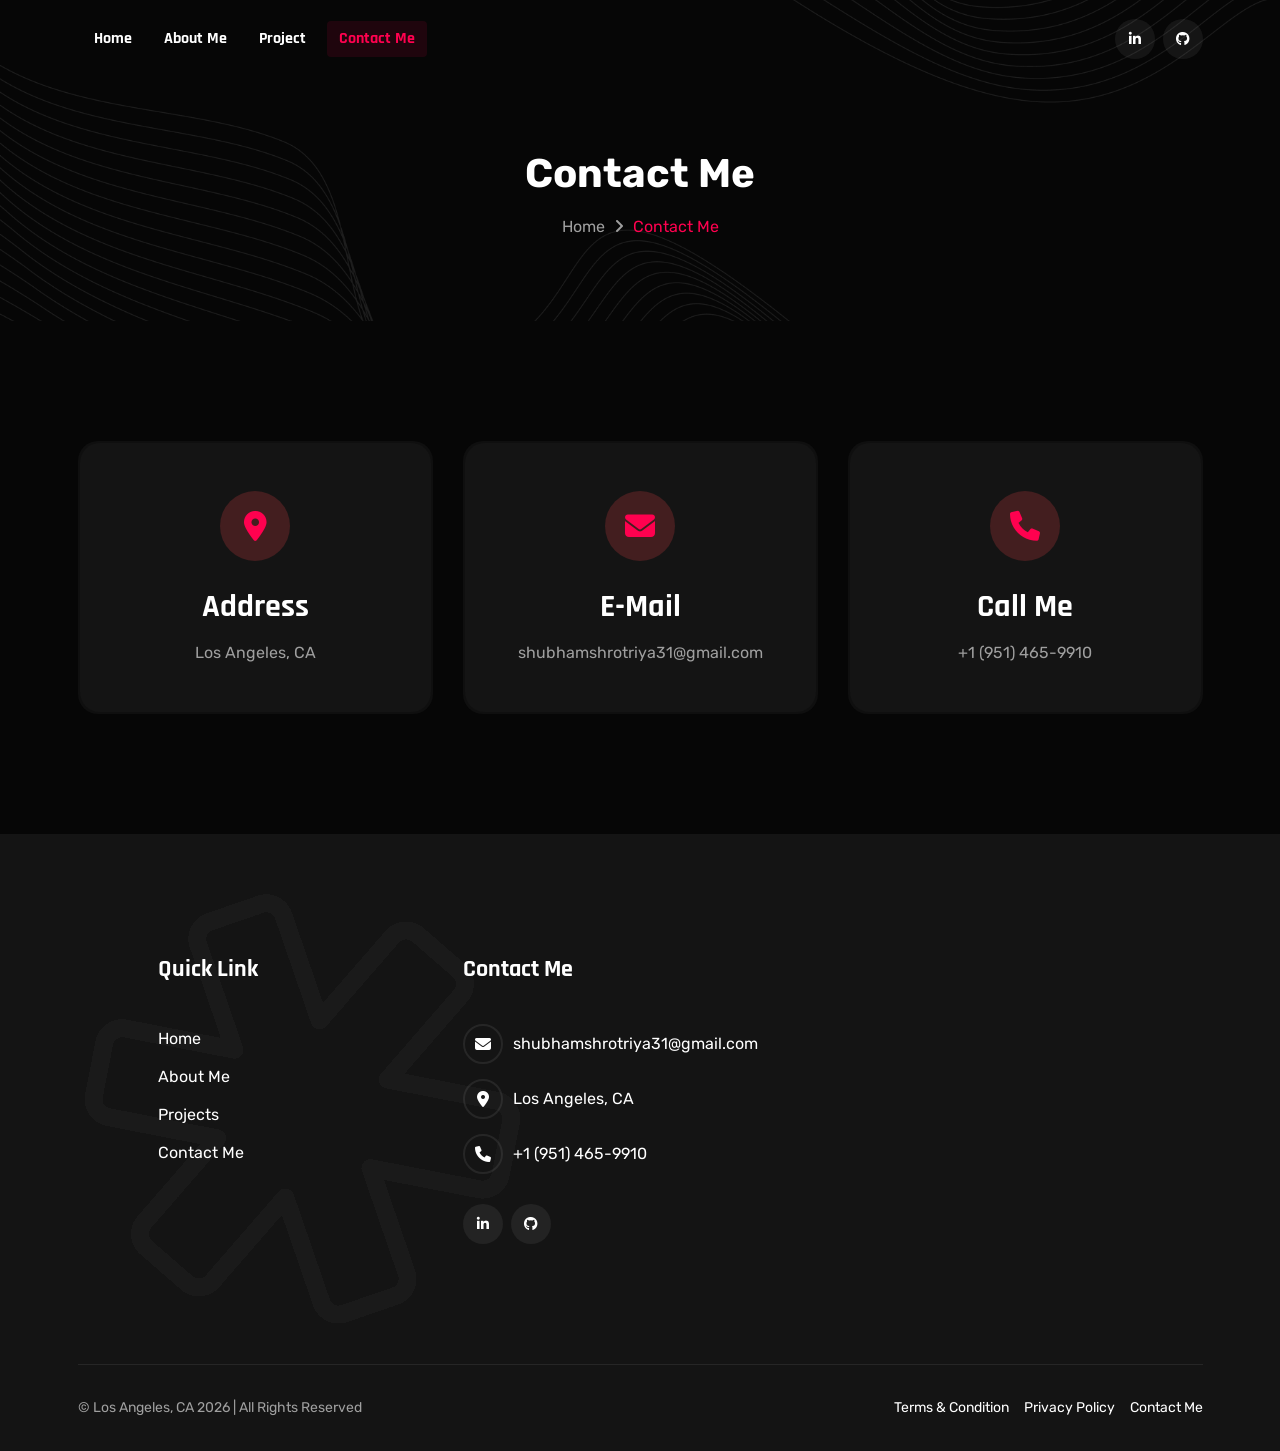
<file: contact.html>
<!DOCTYPE html>
<html lang="en">


<!-- Mirrored from themes-park.net/product/html/reeni/contact.html by HTTrack Website Copier/3.x [XR&CO'2014], Tue, 18 Feb 2025 16:58:38 GMT -->
<head>
    <meta charset="UTF-8">
    <meta http-equiv="X-UA-Compatible" content="IE=edge">
    <meta name="viewport" content="width=device-width, initial-scale=1.0">
    <meta name="description" content="Reeni is a modern personal portfolio template for designers, developers, content writer, cleaner, programmer, fashion designer, model, Influencer and freelancers. Fully responsive, SEO-friendly, Bootstrap and easy to customize.">
    <link rel="shortcut icon" type="image/x-icon" href="assets/images/favicon.svg">
    <title>Shubham Shrotriya | Software Developer - Portfolio</title>
    <!-- Bootstrap min css -->
    <link rel="stylesheet" href="assets/css/vendor/fontawesome.css">
    <link rel="stylesheet" href="assets/css/plugins/swiper.css">
    <link rel="stylesheet" href="assets/css/plugins/odometer.css">
    <link rel="stylesheet" href="assets/css/vendor/animate.min.css">
    <link rel="stylesheet" href="assets/css/vendor/bootstrap.min.css">
    <!-- custom css -->
    <link rel="stylesheet" href="assets/css/style.css">
</head>

<body>

    <!-- tpm-header-area start -->
    <header class="tmp-header-area-start header-one header--sticky header--transparent">
        <div class="container">
            <div class="row">
                <div class="col-lg-12">
                    <div class="header-content">
                       
                        <nav class="tmp-mainmenu-nav d-none d-xl-block">
                            <ul class="tmp-mainmenu">
                                <li>
                                    <a href="index.html">Home
                                    </a>
                                    <!-- <ul class="submenu">
            <li><a href="index.html">Home 01</a></li>
            <li><a href="index-02.html">Home 02</a></li>
            <li><a href="index-03.html">Home 03</a></li>
            <li><a href="index-04.html">Home 04</a></li>
            <li><a href="index-05.html">Home 05</a></li>
            <li><a href="index-06.html">Home 06</a></li>
            <li><a href="index-07.html">Home 07</a></li>
            <li><a href="index-08.html">Home 08</a></li>
            <li><a href="index-09.html">Home 09</a></li>
            <li><a href="index-10.html">Home 10</a></li>
            <li><a href="index-11.html">Home 11</a></li>
            <li><a href="index-12.html">Home 12</a></li>
            <li><a href="index-13.html">Home 13</a></li>
        </ul> -->
                                </li>
                                <li>
                                    <a href="about.html">About Me</a>
                                </li>



                                <!-- <li class="has-dropdown">
                                    <a href="#">Services
                                        <i class="fa-regular fa-chevron-down"></i>
                                    </a>
                                    <ul class="submenu">
                                        <li><a href="service.html">Service</a></li>
                                        <li><a href="service-details.html">Service Details</a></li>
                                    </ul>
                                </li>
                                <li class="has-dropdown">
                                    <a href="#">Blog
                                        <i class="fa-regular fa-chevron-down"></i>
                                    </a>
                                    <ul class="submenu">
                                        <li><a href="blog.html">Blog Classic</a></li>
                                        <li><a href="blog-details.html">Blog Details</a></li>
                                    </ul>
                                </li> -->



                                <li class="has-dropdown">
                                    <a href="project.html">Project
                                    </a>


                                    <!-- <ul class="submenu">
                                        <li><a href="project.html">Project</a></li>
                                        <li><a href="project-details.html">Project Details</a></li>
                                    </ul> -->


                                </li>
                                <li>
                                    <a href="contact.html">Contact Me</a>
                                </li>
                            </ul>

                        </nav>
                        <div class="tmp-header-right">
                            <div class="social-share-wrapper d-none d-md-block">
                                <div class="social-link">
                                   
                                    <a href="https://www.linkedin.com/in/shubhamshrotriya/"><i class="fa-brands fa-linkedin-in"></i></a>
                                    <a href="https://github.com/shubhamshrotriya16427"><i class="fa-brands fa-github"></i></a>
                                </div>
                            </div>
                           
                        </div>
                    </div>
                </div>
            </div>
        </div>
    </header>
    <!-- tpm-header-area end -->

    <div class="d-none d-xl-block">
        <div class="tmp-sidebar-area tmp_side_bar">
            <div class="inner">
                <div class="top-area">
                    <a href="index.html" class="logo">
                        <img class="logo-dark" src="assets/images/logo/white-logo-reeni.png" alt="Reeni - Personal Portfolio HTML Template for developers and freelancers">
                        <img class="logo-white" src="assets/images/logo/logo-white.png" alt="Reeni - Personal Portfolio HTML Template for developers and freelancers">
                    </a>
                    <div class="close-icon-area">
                        <button class="tmp-round-action-btn close_side_menu_active">
                            <i class="fa-sharp fa-light fa-xmark"></i>
                        </button>
                    </div>
                </div>
                <div class="content-wrapper">
                    <div class="image-area-feature">
                        <a href="index.html">
                            <img src="assets/images/logo/man.png" alt="personal-logo">
                        </a>
                    </div>
                    <h5 class="title mt--30">Freelancer delivering exceptional Webflow, and Next.js solutions.</h5>
                    <p class="disc">I am a skilled freelancer specializing in Webflow development, Figma design, and Next.js projects. I deliver creative, dynamic, and user-centric web solutions.
                    </p>
                    <div class="short-contact-area">
                        <!-- single contact information -->
                        <div class="single-contact">
                            <i class="fa-solid fa-phone"></i>
                            <div class="information tmp-link-animation">
                                <span>Call Now</span>
                                <a href="#" class="number">+92 (8800) - 98670</a>
                            </div>
                        </div>
                        <!-- single contact information end -->

                        <!-- single contact information -->
                        <div class="single-contact">
                            <i class="fa-solid fa-envelope"></i>
                            <div class="information tmp-link-animation">
                                <span>Mail Us</span>
                                <a href="#" class="number">example@info.com</a>
                            </div>
                        </div>
                        <!-- single contact information end -->

                        <!-- single contact information -->
                        <div class="single-contact">
                            <i class="fa-solid fa-location-crosshairs"></i>
                            <div class="information tmp-link-animation">
                                <span>My Address</span>
                                <span class="number">66 Broklyant, New York 3269</span>
                            </div>
                        </div>
                        <!-- single contact information end -->
                    </div>
                    <!-- social area start -->
                    <div class="social-wrapper mt--20">
                        <span class="subtitle">Find me</span>
                        <div class="social-link">
                            <a href="#"><i class="fa-brands fa-instagram"></i></a>
                            <a href="#"><i class="fa-brands fa-linkedin-in"></i></a>
                            <a href="#"><i class="fa-brands fa-twitter"></i></a>
                            <a href="#"><i class="fa-brands fa-facebook-f"></i></a>
                        </div>
                    </div>
                    <!-- social area end -->
                </div>
            </div>
        </div>
        <a class="overlay_close_side_menu close_side_menu_active" href="javascript:void(0);"></a>
    </div>

    <div class="d-block d-xl-none">
        <div class="tmp-popup-mobile-menu">
            <div class="inner">
                <div class="header-top">
                    <div class="logo">
                        <a href="index.html" class="logo-area">
                            <img class="logo-dark" src="assets/images/logo/white-logo-reeni.png" alt="Reeni - Personal Portfolio HTML Template for developers and freelancers">
                            <img class="logo-white" src="assets/images/logo/logo-white.png" alt="Reeni - Personal Portfolio HTML Template for developers and freelancers">
                        </a>

                    </div>
                    <div class="close-menu">
                        <button class="close-button tmp-round-action-btn">
                            <i class="fa-sharp fa-light fa-xmark"></i>
                        </button>
                    </div>
                </div>
                <ul class="tmp-mainmenu">
                    <li>
                        <a href="#">Home
                        </a>
                        <!-- <ul class="submenu">
            <li><a href="index.html">Home 01</a></li>
            <li><a href="index-02.html">Home 02</a></li>
            <li><a href="index-03.html">Home 03</a></li>
            <li><a href="index-04.html">Home 04</a></li>
            <li><a href="index-05.html">Home 05</a></li>
            <li><a href="index-06.html">Home 06</a></li>
            <li><a href="index-07.html">Home 07</a></li>
            <li><a href="index-08.html">Home 08</a></li>
            <li><a href="index-09.html">Home 09</a></li>
            <li><a href="index-10.html">Home 10</a></li>
            <li><a href="index-11.html">Home 11</a></li>
            <li><a href="index-12.html">Home 12</a></li>
            <li><a href="index-13.html">Home 13</a></li>
        </ul> -->
                    </li>
                    <li>
                        <a href="about.html">About Me</a>
                    </li>
                    <li class="has-dropdown">
                        <a href="#">Services
                            <i class="fa-regular fa-chevron-down"></i>
                        </a>
                        <ul class="submenu">
                            <li><a href="service.html">Service</a></li>
                            <li><a href="service-details.html">Service Details</a></li>
                        </ul>
                    </li>
                    <li class="has-dropdown">
                        <a href="#">Blog
                            <i class="fa-regular fa-chevron-down"></i>
                        </a>
                        <ul class="submenu">
                            <li><a href="blog.html">Blog Classic</a></li>
                            <li><a href="blog-details.html">Blog Details</a></li>
                        </ul>
                    </li>
                    <li class="has-dropdown">
                        <a href="#">Project
                            <i class="fa-regular fa-chevron-down"></i>
                        </a>
                        <ul class="submenu">
                            <li><a href="project.html">Project</a></li>
                            <li><a href="project-details.html">Project Details</a></li>
                        </ul>
                    </li>
                    <li>
                        <a href="contact.html">Contact Me</a>
                    </li>
                </ul>


                <div class="social-wrapper mt--40">
                    <span class="subtitle">Find me</span>
                    <div class="social-link">
                        <a href="#"><i class="fa-brands fa-instagram"></i></a>
                        <a href="#"><i class="fa-brands fa-linkedin-in"></i></a>
                        <a href="#"><i class="fa-brands fa-twitter"></i></a>
                        <a href="#"><i class="fa-brands fa-facebook-f"></i></a>
                    </div>
                </div>
                <!-- social area end -->



            </div>
        </div>
    </div>

    <!-- Breadcrumb Area Start -->
    <div class="breadcrumb-area breadcrumb-bg">
        <div class="container">
            <div class="row">
                <div class="col-lg-12">
                    <div class="breadcrumb-inner text-center">
                        <h1 class="title split-collab">Contact Me</h1>
                        <ul class="page-list">
                            <li class="tmp-breadcrumb-item"><a href="index.html">Home</a></li>
                            <li class="icon"><i class="fa-solid fa-angle-right"></i></li>
                            <li class="tmp-breadcrumb-item active">Contact Me</li>
                        </ul>
                    </div>
                </div>
            </div>
        </div>
    </div>
    <!-- Breadcrumb Area End -->
    <div class="contact-area-wrapper tmp-section-gap">
        <div class="container">
            <div class="contact-info-wrap">
                <div class="row">
                    <div class="col-lg-4 col-md-6">
                        <div class="contact-info tmp-scroll-trigger tmponhover tmp-fade-in animation-order-1">
                            <div class="contact-icon">
                                <i class="fa-solid fa-location-dot"></i>
                            </div>
                            <h3 class="title">Address</h3>
                            <p class="para">Los Angeles, CA</p>
                          
                        </div>
                    </div>
                    <div class="col-lg-4 col-md-6">
                        <div class="contact-info tmp-scroll-trigger tmponhover tmp-fade-in animation-order-2">
                            <div class="contact-icon">
                                <i class="fa-solid fa-envelope"></i>
                            </div>
                            <h3 class="title">E-mail</h3>
                            <a href="mailto:shubhamshrotriya31@gmail.com">
                                <p class="para">shubhamshrotriya31@gmail.com</p>
                            </a>
                            <a href="mailto:themespark11@gmail.com">
                                <!-- <p class="para">themespark11@gmail.com</p> -->
                            </a>
                        </div>
                    </div>
                    <div class="col-lg-4 col-md-6">
                        <div class="contact-info tmp-scroll-trigger tmponhover tmp-fade-in animation-order-3">
                            <div class="contact-icon">
                                <i class="fa-solid fa-phone"></i>
                            </div>
                            <h3 class="title">Call Me</h3>
                            <p class="para">+1 (951) 465-9910</p>
                           
                        </div>
                    </div>
                </div>
            </div>
        </div>

        <!-- Tpm Get In touch start -->

        
        <!-- Tpm Get In touch End -->

    </div>
    <!-- Start Footer Area  -->
    <footer class="footer-area footer-style-one-wrapper  tmp-section-gap">
        <div class="container">
            <div class="footer-main footer-style-one">
                <div class="row g-5">
               
                    <div class="col-lg-4 col-md-6">
                        <div class="single-footer-wrapper quick-link-wrap">
                            <h5 class="ft-title">Quick Link</h5>
                            <ul class="ft-link tmp-link-animation">
                                <li>
                                    <a href="index.html">Home</a>
                                </li>
                                <li>
                                    <a href="about.html">About Me</a>
                                </li>
                                <li>
                                    <a href="project.html">Projects</a>
                                </li>
                                <li>
                                    <a href="contact.html">Contact Me</a>
                                </li>
                            </ul>
                        </div>
                    </div>
                    <div class="col-lg-3 col-md-6">
                        <div class="single-footer-wrapper contact-wrap">
                            <h5 class="ft-title">Contact Me</h5>
                            <ul class="ft-link tmp-link-animation">
                                <li><span class="ft-icon"><i class="fa-solid fa-envelope"></i></span><a href="#">shubhamshrotriya31@gmail.com</a></li>
                                <li><span class="ft-icon"><i class="fa-solid fa-location-dot"></i></span>Los Angeles, CA</li>
                                <li><span class="ft-icon"><i class="fa-solid fa-phone"></i></span><a href="#">+1 (951) 465-9910 </a></li>
                            </ul>
                            <div class="social-link footer">
                               
                                <a href="https://www.linkedin.com/in/shubhamshrotriya/"><i class="fa-brands fa-linkedin-in"></i></a>
                                <a href="https://github.com/shubhamshrotriya16427"><i class="fa-brands fa-github"></i></a>
                            </div>
                        </div>
                    </div>
                </div>
            </div>
        </div>
        <div class="footer-bg-img">
            <img src="assets/images/footer/footer-bg-img.png" alt="footer-img">
        </div>
    </footer>
    <div class="copyright-area-one">
        <div class="container">
            <div class="row">
                <div class="col-lg-12">
                    <div class="main-wrapper">
                        <p class="copy-right-para">© Los Angeles, CA <script>
                                document.write(new Date().getFullYear())
                            </script> | All Rights Reserved</p>
                        <ul>
                            <li><a href="#">Terms & Condition</a></li>
                            <li><a href="#">Privacy Policy</a></li>
                            <li><a href="#">Contact Me</a></li>
                        </ul>
                    </div>
                </div>
            </div>
        </div>
    </div>
    <!-- End Footer Area  -->



    <!-- ready chatting option via email -->
    <div class="ready-chatting-option tmp-ready-chat">
        <input type="checkbox" id="click">
        <!-- <label for="click">
            <i class="fab fa-facebook-messenger"></i>
            <i class="fas fa-times"></i>
        </label> -->
        <div class="wrapper">
            <div class="head-text">
                Let's chat with me? - Online
            </div>
            <div class="chat-box">
                <div class="desc-text">
                    Please fill out the form below to start chatting with me directly.
                </div>
                <form class="tmp-dynamic-form" action="#">
                    <div class="field">
                        <input class="input-field" name="name" placeholder="Your Name" type="text" required>
                    </div>
                    <div class="field">
                        <input class="input-field" name="email" placeholder="Your Email" type="email" required>
                    </div>
                    <div class="field textarea">
                        <textarea class="input-field" placeholder="Your Message" name="message" required></textarea>
                    </div>
                    <div class="field">
                        <button name="submit" type="submit">Send Message</button>
                    </div>
                </form>
            </div>
        </div>
    </div>
    <!-- ready chatting option via email end -->
    <!-- progress area start -->
    <div class="scrollToTop" style="display: block;">
        <div class="arrowUp">
            <i class="fa-light fa-arrow-up"></i>
        </div>
        <div class="water" style="transform: translate(0px, 87%);">
            <svg viewBox="0 0 560 20" class="water_wave water_wave_back">
                <use xlink:href="#wave"></use>
            </svg>
            <svg viewBox="0 0 560 20" class="water_wave water_wave_front">
                <use xlink:href="#wave"></use>
            </svg>
            <svg version="1.1" xmlns="http://www.w3.org/2000/svg" xmlns:xlink="http://www.w3.org/1999/xlink" viewBox="0 0 560 20" style="display: none;">
                <symbol id="wave">
                    <path d="M420,20c21.5-0.4,38.8-2.5,51.1-4.5c13.4-2.2,26.5-5.2,27.3-5.4C514,6.5,518,4.7,528.5,2.7c7.1-1.3,17.9-2.8,31.5-2.7c0,0,0,0,0,0v20H420z" fill="#FF014F"></path>
                    <path d="M420,20c-21.5-0.4-38.8-2.5-51.1-4.5c-13.4-2.2-26.5-5.2-27.3-5.4C326,6.5,322,4.7,311.5,2.7C304.3,1.4,293.6-0.1,280,0c0,0,0,0,0,0v20H420z" fill="#FF014F"></path>
                    <path d="M140,20c21.5-0.4,38.8-2.5,51.1-4.5c13.4-2.2,26.5-5.2,27.3-5.4C234,6.5,238,4.7,248.5,2.7c7.1-1.3,17.9-2.8,31.5-2.7c0,0,0,0,0,0v20H140z" fill="#FF014F"></path>
                    <path d="M140,20c-21.5-0.4-38.8-2.5-51.1-4.5c-13.4-2.2-26.5-5.2-27.3-5.4C46,6.5,42,4.7,31.5,2.7C24.3,1.4,13.6-0.1,0,0c0,0,0,0,0,0l0,20H140z" fill="#FF014F"></path>
                </symbol>
            </svg>

        </div>
    </div>
    <!-- progress area end -->
    <!-- <div class="tmp-right-demo">
    <button class="demo-button">
        <p class="mb--0">48</p>
        <span class="text">Demos</span>
    </button>
</div> -->


    <!-- <div class="demo-button-wrapper">
        <div class="buy-theme">
            <a href="https://themeforest.net/item/reeni-personal-portfolio-html-template/56387656" target="_blank">
                <div class="theme-wrapper">
                    <div>
                        <svg width="22" height="22" viewBox="0 0 20 20" fill="none" xmlns="http://www.w3.org/2000/svg">
                            <path d="M10.9854 19.9999C11.479 19.9999 11.8791 19.5998 11.8791 19.1063C11.8791 18.6127 11.479 18.2126 10.9854 18.2126C10.4919 18.2126 10.0918 18.6127 10.0918 19.1063C10.0918 19.5998 10.4919 19.9999 10.9854 19.9999Z" fill="white">
                            </path>
                            <path d="M16.1233 13.0134L11.0833 13.5539C10.9895 13.5633 10.9427 13.4477 11.0177 13.3883L15.9483 9.54819C16.267 9.28572 16.4732 8.87952 16.3857 8.44208C16.2983 7.77341 15.7452 7.33597 15.0453 7.42346L9.68658 8.20773C9.59284 8.22023 9.54285 8.1015 9.61784 8.04213L14.9297 3.98639C15.9764 3.17087 16.0639 1.57107 15.1047 0.639933C14.2329 -0.231832 12.8331 -0.203711 11.9613 0.668055L3.403 9.37634C3.08429 9.72629 2.93743 10.1919 3.02492 10.6855C3.17178 11.4729 3.95605 11.9948 4.74345 11.851L9.3585 10.9105C9.45849 10.8886 9.5116 11.023 9.42724 11.0792L4.30913 14.357C3.66859 14.7632 3.378 15.4912 3.5811 16.2192C3.7842 17.1785 4.74658 17.7315 5.67771 17.5003L13.3299 15.6162C13.4174 15.5943 13.4799 15.6943 13.4236 15.763L12.23 17.2378C11.9113 17.644 12.4331 18.1971 12.8706 17.8784L16.8013 14.6475C17.5012 14.0664 17.0357 12.929 16.1326 13.0165L16.1233 13.0134Z" fill="white"></path>
                        </svg>
                    </div>
                </div>
            </a>
        </div>
        <div class="all-demo show-demo">
            <div class="demos">
                <div class="theme-wrapper">
                    <div>40+ Pre-built sites</div>
                </div>
            </div>
        </div>
    </div> -->


    <div class="demo-modal-area">
        <div class="wrapper">
            <div class="tmp-modal-inner">
                <div class="close-icon">
                    <button class="demo-close-btn"><span><i class="fa-sharp fa-light fa-xmark"></i></span></button>
                </div>
                <div class="demo-top text-center">
                    <h4 class="title">Reeni</h4>
                    <p class="subtitle">A personal portfolio website is your digital resume—a place to showcase your work,
                        skills, and achievements.</p>
                </div>
                <ul class="popuptab-area nav nav-tabs" id="popuptab" role="tablist">
                    <li class="nav-item">
                        <a class="nav-link active demo-dark" id="demodark-tab" data-bs-toggle="tab" href="#demodark" role="tab" aria-controls="demodark" aria-selected="true">Dark Demo</a>
                    </li>
                    <li class="nav-item">
                        <a class="nav-link demo-light" id="demolight-tab" data-bs-toggle="tab" href="#demolight" role="tab" aria-controls="demolight" aria-selected="false">Light Demo</a>
                    </li>
                </ul>
                <div class="tab-content" id="popuptabContent">
                    <div class="tab-pane show active" id="demodark" role="tabpanel" aria-labelledby="demodark-tab">
                        <div class="content">
                            <div class="row">

                                <!-- Start Single Content  -->
                                <div class="col-lg-4 col-md-6 col-12">
                                    <div class="single-demo">
                                        <div class="inner">
                                            <div class="thumbnail">
                                                <a href="index.html">
                                                    <img class="w-100" src="assets/images/demo/home-1.png" alt="Personal Portfolio">
                                                    <span class="overlay-content">
                                                    <span class="overlay-text">View Demo <i
                                                            class="feather-external-link"></i></span>
                                                    </span>
                                                </a>
                                            </div>
                                            <div class="inner">
                                                <h3 class="title"><a href="index.html">Main Demo</a></h3>
                                            </div>
                                        </div>
                                    </div>
                                </div>
                                <!-- End Single Content  -->

                                <!-- Start Single Content  -->
                                <div class="col-lg-4 col-md-6 col-12">
                                    <div class="single-demo">
                                        <div class="inner">
                                            <div class="thumbnail">
                                                <a href="index.html">
                                                    <img class="w-100" src="assets/images/demo/home-2.png" alt="Personal Portfolio">
                                                    <span class="overlay-content">
                                                    <span class="overlay-text">View Demo <i
                                                            class="feather-external-link"></i></span>
                                                    </span>
                                                </a>
                                            </div>
                                            <div class="inner">
                                                <h3 class="title"><a href="index.html">Demo 02</a></h3>
                                            </div>
                                        </div>
                                    </div>
                                </div>
                                <!-- End Single Content  -->

                                <!-- Start Single Content  -->
                                <div class="col-lg-4 col-md-6 col-12">
                                    <div class="single-demo">
                                        <div class="inner">
                                            <div class="thumbnail">
                                                <a href="index-03.html">
                                                    <img class="w-100" src="assets/images/demo/home-3.png" alt="Personal Portfolio">
                                                    <span class="overlay-content">
                                                    <span class="overlay-text">View Demo <i
                                                            class="feather-external-link"></i></span>
                                                    </span>
                                                </a>
                                            </div>
                                            <div class="inner">
                                                <h3 class="title"><a href="index-03.html">Demo 03</a></h3>
                                            </div>
                                        </div>
                                    </div>
                                </div>
                                <!-- End Single Content  -->

                                <!-- Start Single Content  -->
                                <div class="col-lg-4 col-md-6 col-12">
                                    <div class="single-demo">
                                        <div class="inner">
                                            <div class="thumbnail">
                                                <a href="index-04.html">
                                                    <img class="w-100" src="assets/images/demo/home-4.png" alt="Personal Portfolio">
                                                    <span class="overlay-content">
                                                    <span class="overlay-text">View Demo <i
                                                            class="feather-external-link"></i></span>
                                                    </span>
                                                </a>
                                            </div>
                                            <div class="inner">
                                                <h3 class="title"><a href="index-04.html">Demo 04</a></h3>
                                            </div>
                                        </div>
                                    </div>
                                </div>
                                <!-- End Single Content  -->

                                <!-- Start Single Content  -->
                                <div class="col-lg-4 col-md-6 col-12">
                                    <div class="single-demo">
                                        <div class="inner">
                                            <div class="thumbnail">
                                                <a href="index-05.html">
                                                    <img class="w-100" src="assets/images/demo/home-5.png" alt="Personal Portfolio">
                                                    <span class="overlay-content">
                                                    <span class="overlay-text">View Demo <i
                                                            class="feather-external-link"></i></span>
                                                    </span>
                                                </a>
                                            </div>
                                            <div class="inner">
                                                <h3 class="title"><a href="index-05.html">Demo 05</a></h3>
                                            </div>
                                        </div>
                                    </div>
                                </div>
                                <!-- End Single Content  -->

                                <!-- Start Single Content  -->
                                <div class="col-lg-4 col-md-6 col-12">
                                    <div class="single-demo">
                                        <div class="inner">
                                            <div class="thumbnail">
                                                <a href="index-06.html">
                                                    <img class="w-100" src="assets/images/demo/home-6.png" alt="Personal Portfolio">
                                                    <span class="overlay-content">
                                                    <span class="overlay-text">View Demo <i
                                                            class="feather-external-link"></i></span>
                                                    </span>
                                                </a>
                                            </div>
                                            <div class="inner">
                                                <h3 class="title"><a href="index-06.html">Demo 06</a></h3>
                                            </div>
                                        </div>
                                    </div>
                                </div>
                                <!-- End Single Content  -->

                                <!-- Start Single Content  -->
                                <div class="col-lg-4 col-md-6 col-12">
                                    <div class="single-demo">
                                        <div class="inner">
                                            <div class="thumbnail">
                                                <a href="index-07.html">
                                                    <img class="w-100" src="assets/images/demo/home-7.png" alt="Personal Portfolio">
                                                    <span class="overlay-content">
                                                    <span class="overlay-text">View Demo <i
                                                            class="feather-external-link"></i></span>
                                                    </span>
                                                </a>
                                            </div>
                                            <div class="inner">
                                                <h3 class="title"><a href="index-07.html">Demo 07</a></h3>
                                            </div>
                                        </div>
                                    </div>
                                </div>
                                <!-- End Single Content  -->

                                <!-- Start Single Content  -->
                                <div class="col-lg-4 col-md-6 col-12">
                                    <div class="single-demo">
                                        <div class="inner">
                                            <div class="thumbnail">
                                                <a href="index-08.html">
                                                    <img class="w-100" src="assets/images/demo/home-8.png" alt="Personal Portfolio">
                                                    <span class="overlay-content">
                                                    <span class="overlay-text">View Demo <i
                                                            class="feather-external-link"></i></span>
                                                    </span>
                                                </a>
                                            </div>
                                            <div class="inner">
                                                <h3 class="title"><a href="index-08.html">Demo 08</a></h3>
                                            </div>
                                        </div>
                                    </div>
                                </div>
                                <!-- End Single Content  -->

                                <!-- Start Single Content  -->
                                <div class="col-lg-4 col-md-6 col-12">
                                    <div class="single-demo">
                                        <div class="inner">
                                            <div class="thumbnail">
                                                <a href="index-09.html">
                                                    <img class="w-100" src="assets/images/demo/home-9.png" alt="Personal Portfolio">
                                                    <span class="overlay-content">
                                                    <span class="overlay-text">View Demo <i
                                                            class="feather-external-link"></i></span>
                                                    </span>
                                                </a>
                                            </div>
                                            <div class="inner">
                                                <h3 class="title"><a href="index-09.html">Demo 09</a></h3>
                                            </div>
                                        </div>
                                    </div>
                                </div>
                                <!-- End Single Content  -->

                                <!-- Start Single Content  -->
                                <div class="col-lg-4 col-md-6 col-12">
                                    <div class="single-demo">
                                        <div class="inner">
                                            <div class="thumbnail">
                                                <a href="index-10.html">
                                                    <img class="w-100" src="assets/images/demo/home-10.png" alt="Personal Portfolio">
                                                    <span class="overlay-content">
                                                    <span class="overlay-text">View Demo <i
                                                            class="feather-external-link"></i></span>
                                                    </span>
                                                </a>
                                            </div>
                                            <div class="inner">
                                                <h3 class="title"><a href="index-10.html">Demo 10</a></h3>
                                            </div>
                                        </div>
                                    </div>
                                </div>
                                <!-- End Single Content  -->

                                <!-- Start Single Content  -->
                                <div class="col-lg-4 col-md-6 col-12">
                                    <div class="single-demo">
                                        <div class="inner">
                                            <div class="thumbnail">
                                                <a href="index-11.html">
                                                    <img class="w-100" src="assets/images/demo/home-11.png" alt="Personal Portfolio">
                                                    <span class="overlay-content">
                                                    <span class="overlay-text">View Demo <i
                                                            class="feather-external-link"></i></span>
                                                    </span>
                                                </a>
                                            </div>
                                            <div class="inner">
                                                <h3 class="title"><a href="index-11.html">Demo 11</a></h3>
                                            </div>
                                        </div>
                                    </div>
                                </div>
                                <!-- End Single Content  -->

                                <!-- Start Single Content  -->
                                <div class="col-lg-4 col-md-6 col-12">
                                    <div class="single-demo">
                                        <div class="inner">
                                            <div class="thumbnail">
                                                <a href="index-12.html">
                                                    <img class="w-100" src="assets/images/demo/home-12.png" alt="Personal Portfolio">
                                                    <span class="overlay-content">
                                                    <span class="overlay-text">View Demo <i
                                                            class="feather-external-link"></i></span>
                                                    </span>
                                                </a>
                                            </div>
                                            <div class="inner">
                                                <h3 class="title"><a href="index-12.html">Demo 12</a></h3>
                                            </div>
                                        </div>
                                    </div>
                                </div>
                                <!-- End Single Content  -->

                                <!-- Start Single Content  -->
                                <div class="col-lg-4 col-md-6 col-12">
                                    <div class="single-demo">
                                        <div class="inner">
                                            <div class="thumbnail">
                                                <a href="index-13.html">
                                                    <img class="w-100" src="assets/images/demo/home-13.png" alt="Personal Portfolio">
                                                    <span class="overlay-content">
                                                    <span class="overlay-text">View Demo <i
                                                            class="feather-external-link"></i></span>
                                                    </span>
                                                </a>
                                            </div>
                                            <div class="inner">
                                                <h3 class="title"><a href="index-13.html">Demo 13</a></h3>
                                            </div>
                                        </div>
                                    </div>
                                </div>
                                <!-- End Single Content  -->

                                <!-- Start Single Content  -->
                                <div class="col-lg-4 col-md-6 col-12">
                                    <div class="single-demo">
                                        <div class="inner">
                                            <div class="thumbnail">
                                                <a href="index-14.html">
                                                    <img class="w-100" src="assets/images/demo/home-14.png" alt="Personal Portfolio">
                                                    <span class="overlay-content">
                                                    <span class="overlay-text">View Demo <i
                                                            class="feather-external-link"></i></span>
                                                    </span>
                                                </a>
                                            </div>
                                            <div class="inner">
                                                <h3 class="title"><a href="index-14.html">Demo 14</a></h3>
                                            </div>
                                        </div>
                                    </div>
                                </div>
                                <!-- End Single Content  -->

                                <!-- Start Single Content  -->
                                <div class="col-lg-4 col-md-6 col-12">
                                    <div class="single-demo">
                                        <div class="inner">
                                            <div class="thumbnail">
                                                <a href="index-15.html">
                                                    <img class="w-100" src="assets/images/demo/home-15.png" alt="Personal Portfolio">
                                                    <span class="overlay-content">
                                                    <span class="overlay-text">View Demo <i
                                                            class="feather-external-link"></i></span>
                                                    </span>
                                                </a>
                                            </div>
                                            <div class="inner">
                                                <h3 class="title"><a href="index-15.html">Demo 15</a></h3>
                                            </div>
                                        </div>
                                    </div>
                                </div>
                                <!-- End Single Content  -->
                                <!-- Start Single Content  -->
                                <div class="col-lg-4 col-md-6 col-12">
                                    <div class="single-demo">
                                        <div class="inner">
                                            <div class="thumbnail">
                                                <a href="index-16.html">
                                                    <img class="w-100" src="assets/images/demo/home-16.png" alt="Personal Portfolio">
                                                    <span class="overlay-content">
                                                    <span class="overlay-text">View Demo <i
                                                            class="feather-external-link"></i></span>
                                                    </span>
                                                </a>
                                            </div>
                                            <div class="inner">
                                                <h3 class="title"><a href="index-16.html">Demo 16</a></h3>
                                            </div>
                                        </div>
                                    </div>
                                </div>
                                <!-- End Single Content  -->
                                <!-- Start Single Content  -->
                                <div class="col-lg-4 col-md-6 col-12">
                                    <div class="single-demo">
                                        <div class="inner">
                                            <div class="thumbnail">
                                                <a href="index-17.html">
                                                    <img class="w-100" src="assets/images/demo/home-17.png" alt="Personal Portfolio">
                                                    <span class="overlay-content">
                                                    <span class="overlay-text">View Demo <i
                                                            class="feather-external-link"></i></span>
                                                    </span>
                                                </a>
                                            </div>
                                            <div class="inner">
                                                <h3 class="title"><a href="index-17.html">Demo 17</a></h3>
                                            </div>
                                        </div>
                                    </div>
                                </div>
                                <!-- End Single Content  -->
                                <!-- Start Single Content  -->
                                <div class="col-lg-4 col-md-6 col-12">
                                    <div class="single-demo">
                                        <div class="inner">
                                            <div class="thumbnail">
                                                <a href="index-18.html">
                                                    <img class="w-100" src="assets/images/demo/home-18.png" alt="Personal Portfolio">
                                                    <span class="overlay-content">
                                                    <span class="overlay-text">View Demo <i
                                                            class="feather-external-link"></i></span>
                                                    </span>
                                                </a>
                                            </div>
                                            <div class="inner">
                                                <h3 class="title"><a href="index-18.html">Demo 18</a></h3>
                                            </div>
                                        </div>
                                    </div>
                                </div>
                                <!-- End Single Content  -->
                                <!-- Start Single Content  -->
                                <div class="col-lg-4 col-md-6 col-12">
                                    <div class="single-demo">
                                        <div class="inner">
                                            <div class="thumbnail">
                                                <a href="index-19.html">
                                                    <img class="w-100" src="assets/images/demo/home-19.png" alt="Personal Portfolio">
                                                    <span class="overlay-content">
                                                    <span class="overlay-text">View Demo <i
                                                            class="feather-external-link"></i></span>
                                                    </span>
                                                </a>
                                            </div>
                                            <div class="inner">
                                                <h3 class="title"><a href="index-19.html">Demo 19</a></h3>
                                            </div>
                                        </div>
                                    </div>
                                </div>
                                <!-- End Single Content  -->
                                <!-- Start Single Content  -->
                                <div class="col-lg-4 col-md-6 col-12">
                                    <div class="single-demo">
                                        <div class="inner">
                                            <div class="thumbnail">
                                                <a href="index-20.html">
                                                    <img class="w-100" src="assets/images/demo/home-20.png" alt="Personal Portfolio">
                                                    <span class="overlay-content">
                                                    <span class="overlay-text">View Demo <i
                                                            class="feather-external-link"></i></span>
                                                    </span>
                                                </a>
                                            </div>
                                            <div class="inner">
                                                <h3 class="title"><a href="index-20.html">Demo 20</a></h3>
                                            </div>
                                        </div>
                                    </div>
                                </div>
                                <!-- End Single Content  -->
                                <!-- Start Single Content  -->
                                <div class="col-lg-4 col-md-6 col-12">
                                    <div class="single-demo">
                                        <div class="inner">
                                            <div class="thumbnail">
                                                <a href="#">
                                                    <img class="w-100" src="assets/images/demo/coming-soon.png" alt="Personal Portfolio">
                                                    <span class="overlay-content">
                                                    <span class="overlay-text">View Demo <i
                                                            class="feather-external-link"></i></span>
                                                    </span>
                                                </a>
                                            </div>
                                            <div class="inner">
                                                <h3 class="title"><a href="#">Demo 21</a></h3>
                                            </div>
                                        </div>
                                    </div>
                                </div>
                                <!-- End Single Content  -->



                            </div>
                        </div>
                    </div>


                    <div class="tab-pane" id="demolight" role="tabpanel" aria-labelledby="demolight-tab">
                        <div class="content">
                            <div class="row">

                                <!-- Start Single Content  -->
                                <div class="col-lg-4 col-md-6 col-12">
                                    <div class="single-demo">
                                        <div class="inner">
                                            <div class="thumbnail">
                                                <a href="index-white.html">
                                                    <img class="w-100" src="assets/images/demo/home-1-white.png" alt="Personal Portfolio">
                                                    <span class="overlay-content">
                                                    <span class="overlay-text">View Demo <i
                                                            class="feather-external-link"></i></span>
                                                    </span>
                                                </a>
                                            </div>
                                            <div class="inner">
                                                <h3 class="title"><a href="index-white.html">Main Demo</a></h3>
                                            </div>
                                        </div>
                                    </div>
                                </div>
                                <!-- End Single Content  -->

                                <!-- Start Single Content  -->
                                <div class="col-lg-4 col-md-6 col-12">
                                    <div class="single-demo">
                                        <div class="inner">
                                            <div class="thumbnail">
                                                <a href="index-02-white.html">
                                                    <img class="w-100" src="assets/images/demo/home-2-white.png" alt="Personal Portfolio">
                                                    <span class="overlay-content">
                                                    <span class="overlay-text">View Demo <i
                                                            class="feather-external-link"></i></span>
                                                    </span>
                                                </a>
                                            </div>
                                            <div class="inner">
                                                <h3 class="title"><a href="index-02-white.html">Demo 02</a></h3>
                                            </div>
                                        </div>
                                    </div>
                                </div>
                                <!-- End Single Content  -->

                                <!-- Start Single Content  -->
                                <div class="col-lg-4 col-md-6 col-12">
                                    <div class="single-demo">
                                        <div class="inner">
                                            <div class="thumbnail">
                                                <a href="index-03-white.html">
                                                    <img class="w-100" src="assets/images/demo/home-3-white.png" alt="Personal Portfolio">
                                                    <span class="overlay-content">
                                                    <span class="overlay-text">View Demo <i
                                                            class="feather-external-link"></i></span>
                                                    </span>
                                                </a>
                                            </div>
                                            <div class="inner">
                                                <h3 class="title"><a href="index-03-white.html">Demo 03</a></h3>
                                            </div>
                                        </div>
                                    </div>
                                </div>
                                <!-- End Single Content  -->

                                <!-- Start Single Content  -->
                                <div class="col-lg-4 col-md-6 col-12">
                                    <div class="single-demo">
                                        <div class="inner">
                                            <div class="thumbnail">
                                                <a href="index-04-white.html">
                                                    <img class="w-100" src="assets/images/demo/home-4-white.png" alt="Personal Portfolio">
                                                    <span class="overlay-content">
                                                    <span class="overlay-text">View Demo <i
                                                            class="feather-external-link"></i></span>
                                                    </span>
                                                </a>
                                            </div>
                                            <div class="inner">
                                                <h3 class="title"><a href="index-04-white.html">Demo 04</a></h3>
                                            </div>
                                        </div>
                                    </div>
                                </div>
                                <!-- End Single Content  -->

                                <!-- Start Single Content  -->
                                <div class="col-lg-4 col-md-6 col-12">
                                    <div class="single-demo">
                                        <div class="inner">
                                            <div class="thumbnail">
                                                <a href="index-05-white.html">
                                                    <img class="w-100" src="assets/images/demo/home-5-white.png" alt="Personal Portfolio">
                                                    <span class="overlay-content">
                                                    <span class="overlay-text">View Demo <i
                                                            class="feather-external-link"></i></span>
                                                    </span>
                                                </a>
                                            </div>
                                            <div class="inner">
                                                <h3 class="title"><a href="index-05-white.html">Demo 05</a></h3>
                                            </div>
                                        </div>
                                    </div>
                                </div>
                                <!-- End Single Content  -->

                                <!-- Start Single Content  -->
                                <div class="col-lg-4 col-md-6 col-12">
                                    <div class="single-demo">
                                        <div class="inner">
                                            <div class="thumbnail">
                                                <a href="index-06-white.html">
                                                    <img class="w-100" src="assets/images/demo/home-6-white.png" alt="Personal Portfolio">
                                                    <span class="overlay-content">
                                                    <span class="overlay-text">View Demo <i
                                                            class="feather-external-link"></i></span>
                                                    </span>
                                                </a>
                                            </div>
                                            <div class="inner">
                                                <h3 class="title"><a href="index-06-white.html">Demo 06</a></h3>
                                            </div>
                                        </div>
                                    </div>
                                </div>
                                <!-- End Single Content  -->

                                <!-- Start Single Content  -->
                                <div class="col-lg-4 col-md-6 col-12">
                                    <div class="single-demo">
                                        <div class="inner">
                                            <div class="thumbnail">
                                                <a href="index-07-white.html">
                                                    <img class="w-100" src="assets/images/demo/home-7-white.png" alt="Personal Portfolio">
                                                    <span class="overlay-content">
                                                    <span class="overlay-text">View Demo <i
                                                            class="feather-external-link"></i></span>
                                                    </span>
                                                </a>
                                            </div>
                                            <div class="inner">
                                                <h3 class="title"><a href="index-07-white.html">Demo 07</a></h3>
                                            </div>
                                        </div>
                                    </div>
                                </div>
                                <!-- End Single Content  -->

                                <!-- Start Single Content  -->
                                <div class="col-lg-4 col-md-6 col-12">
                                    <div class="single-demo">
                                        <div class="inner">
                                            <div class="thumbnail">
                                                <a href="index-08-white.html">
                                                    <img class="w-100" src="assets/images/demo/home-8-white.png" alt="Personal Portfolio">
                                                    <span class="overlay-content">
                                                    <span class="overlay-text">View Demo <i
                                                            class="feather-external-link"></i></span>
                                                    </span>
                                                </a>
                                            </div>
                                            <div class="inner">
                                                <h3 class="title"><a href="index-08-white.html">Demo 08</a></h3>
                                            </div>
                                        </div>
                                    </div>
                                </div>
                                <!-- End Single Content  -->

                                <!-- Start Single Content  -->
                                <div class="col-lg-4 col-md-6 col-12">
                                    <div class="single-demo">
                                        <div class="inner">
                                            <div class="thumbnail">
                                                <a href="index-09-white.html">
                                                    <img class="w-100" src="assets/images/demo/home-9-white.png" alt="Personal Portfolio">
                                                    <span class="overlay-content">
                                                    <span class="overlay-text">View Demo <i
                                                            class="feather-external-link"></i></span>
                                                    </span>
                                                </a>
                                            </div>
                                            <div class="inner">
                                                <h3 class="title"><a href="index-09-white.html">Demo 09</a></h3>
                                            </div>
                                        </div>
                                    </div>
                                </div>
                                <!-- End Single Content  -->

                                <!-- Start Single Content  -->
                                <div class="col-lg-4 col-md-6 col-12">
                                    <div class="single-demo">
                                        <div class="inner">
                                            <div class="thumbnail">
                                                <a href="index-10-white.html">
                                                    <img class="w-100" src="assets/images/demo/home-10-white.png" alt="Personal Portfolio">
                                                    <span class="overlay-content">
                                                    <span class="overlay-text">View Demo <i
                                                            class="feather-external-link"></i></span>
                                                    </span>
                                                </a>
                                            </div>
                                            <div class="inner">
                                                <h3 class="title"><a href="index-10-white.html">Demo 10</a></h3>
                                            </div>
                                        </div>
                                    </div>
                                </div>
                                <!-- End Single Content  -->

                                <!-- Start Single Content  -->
                                <div class="col-lg-4 col-md-6 col-12">
                                    <div class="single-demo">
                                        <div class="inner">
                                            <div class="thumbnail">
                                                <a href="index-11-white.html">
                                                    <img class="w-100" src="assets/images/demo/home-11-white.png" alt="Personal Portfolio">
                                                    <span class="overlay-content">
                                                    <span class="overlay-text">View Demo <i
                                                            class="feather-external-link"></i></span>
                                                    </span>
                                                </a>
                                            </div>
                                            <div class="inner">
                                                <h3 class="title"><a href="index-11-white.html">Demo 11</a></h3>
                                            </div>
                                        </div>
                                    </div>
                                </div>
                                <!-- End Single Content  -->

                                <!-- Start Single Content  -->
                                <div class="col-lg-4 col-md-6 col-12">
                                    <div class="single-demo">
                                        <div class="inner">
                                            <div class="thumbnail">
                                                <a href="index-12-white.html">
                                                    <img class="w-100" src="assets/images/demo/home-12-white.png" alt="Personal Portfolio">
                                                    <span class="overlay-content">
                                                    <span class="overlay-text">View Demo <i
                                                            class="feather-external-link"></i></span>
                                                    </span>
                                                </a>
                                            </div>
                                            <div class="inner">
                                                <h3 class="title"><a href="index-12-white.html">Demo 12</a></h3>
                                            </div>
                                        </div>
                                    </div>
                                </div>
                                <!-- End Single Content  -->
                                <!-- Start Single Content  -->
                                <div class="col-lg-4 col-md-6 col-12">
                                    <div class="single-demo">
                                        <div class="inner">
                                            <div class="thumbnail">
                                                <a href="index-13-white.html">
                                                    <img class="w-100" src="assets/images/demo/home-13-white.png" alt="Personal Portfolio">
                                                    <span class="overlay-content">
                                                    <span class="overlay-text">View Demo <i
                                                            class="feather-external-link"></i></span>
                                                    </span>
                                                </a>
                                            </div>
                                            <div class="inner">
                                                <h3 class="title"><a href="index-13-white.html">Demo 13</a></h3>
                                            </div>
                                        </div>
                                    </div>
                                </div>
                                <!-- End Single Content  -->

                                <!-- Start Single Content  -->
                                <div class="col-lg-4 col-md-6 col-12">
                                    <div class="single-demo">
                                        <div class="inner">
                                            <div class="thumbnail">
                                                <a href="index-14-white.html">
                                                    <img class="w-100" src="assets/images/demo/home-14-white.png" alt="Personal Portfolio">
                                                    <span class="overlay-content">
                                                    <span class="overlay-text">View Demo <i
                                                            class="feather-external-link"></i></span>
                                                    </span>
                                                </a>
                                            </div>
                                            <div class="inner">
                                                <h3 class="title"><a href="index-14-white.html">Demo 14</a></h3>
                                            </div>
                                        </div>
                                    </div>
                                </div>
                                <!-- End Single Content  -->

                                <!-- Start Single Content  -->
                                <div class="col-lg-4 col-md-6 col-12">
                                    <div class="single-demo">
                                        <div class="inner">
                                            <div class="thumbnail">
                                                <a href="index-15-white.html">
                                                    <img class="w-100" src="assets/images/demo/home-15-white.png" alt="Personal Portfolio">
                                                    <span class="overlay-content">
                                                    <span class="overlay-text">View Demo <i
                                                            class="feather-external-link"></i></span>
                                                    </span>
                                                </a>
                                            </div>
                                            <div class="inner">
                                                <h3 class="title"><a href="index-15-white.html">Demo 15</a></h3>
                                            </div>
                                        </div>
                                    </div>
                                </div>
                                <!-- End Single Content  -->
                                <!-- Start Single Content  -->
                                <div class="col-lg-4 col-md-6 col-12">
                                    <div class="single-demo">
                                        <div class="inner">
                                            <div class="thumbnail">
                                                <a href="index-16-white.html">
                                                    <img class="w-100" src="assets/images/demo/home-16-white.png" alt="Personal Portfolio">
                                                    <span class="overlay-content">
                                                    <span class="overlay-text">View Demo <i
                                                            class="feather-external-link"></i></span>
                                                    </span>
                                                </a>
                                            </div>
                                            <div class="inner">
                                                <h3 class="title"><a href="index-16-white.html">Demo 16</a></h3>
                                            </div>
                                        </div>
                                    </div>
                                </div>
                                <!-- End Single Content  -->
                                <!-- Start Single Content  -->
                                <div class="col-lg-4 col-md-6 col-12">
                                    <div class="single-demo">
                                        <div class="inner">
                                            <div class="thumbnail">
                                                <a href="index-17-white.html">
                                                    <img class="w-100" src="assets/images/demo/home-17-white.png" alt="Personal Portfolio">
                                                    <span class="overlay-content">
                                                    <span class="overlay-text">View Demo <i
                                                            class="feather-external-link"></i></span>
                                                    </span>
                                                </a>
                                            </div>
                                            <div class="inner">
                                                <h3 class="title"><a href="index-17-white.html">Demo 17</a></h3>
                                            </div>
                                        </div>
                                    </div>
                                </div>
                                <!-- End Single Content  -->
                                <!-- Start Single Content  -->
                                <div class="col-lg-4 col-md-6 col-12">
                                    <div class="single-demo">
                                        <div class="inner">
                                            <div class="thumbnail">
                                                <a href="index-18-white.html">
                                                    <img class="w-100" src="assets/images/demo/home-18-white.png" alt="Personal Portfolio">
                                                    <span class="overlay-content">
                                                <span class="overlay-text">View Demo <i
                                                        class="feather-external-link"></i></span>
                                                    </span>
                                                </a>
                                            </div>
                                            <div class="inner">
                                                <h3 class="title"><a href="index-18-white.html">Demo 18</a></h3>
                                            </div>
                                        </div>
                                    </div>
                                </div>
                                <!-- End Single Content  -->
                                <!-- Start Single Content  -->
                                <div class="col-lg-4 col-md-6 col-12">
                                    <div class="single-demo">
                                        <div class="inner">
                                            <div class="thumbnail">
                                                <a href="index-19-white.html">
                                                    <img class="w-100" src="assets/images/demo/home-19-white.png" alt="Personal Portfolio">
                                                    <span class="overlay-content">
                                                <span class="overlay-text">View Demo <i
                                                        class="feather-external-link"></i></span>
                                                    </span>
                                                </a>
                                            </div>
                                            <div class="inner">
                                                <h3 class="title"><a href="index-19-white.html">Demo 19</a></h3>
                                            </div>
                                        </div>
                                    </div>
                                </div>
                                <!-- End Single Content  -->
                                <!-- Start Single Content  -->
                                <div class="col-lg-4 col-md-6 col-12">
                                    <div class="single-demo">
                                        <div class="inner">
                                            <div class="thumbnail">
                                                <a href="index-20-white.html">
                                                    <img class="w-100" src="assets/images/demo/home-20-white.png" alt="Personal Portfolio">
                                                    <span class="overlay-content">
                                                <span class="overlay-text">View Demo <i
                                                        class="feather-external-link"></i></span>
                                                    </span>
                                                </a>
                                            </div>
                                            <div class="inner">
                                                <h3 class="title"><a href="index-20-white.html">Demo 20</a></h3>
                                            </div>
                                        </div>
                                    </div>
                                </div>
                                <!-- End Single Content  -->
                                <!-- Start Single Content  -->
                                <div class="col-lg-4 col-md-6 col-12">
                                    <div class="single-demo">
                                        <div class="inner">
                                            <div class="thumbnail">
                                                <a href="#">
                                                    <img class="w-100" src="assets/images/demo/coming-soon-white.png" alt="Personal Portfolio">
                                                    <span class="overlay-content">
                                                <span class="overlay-text">View Demo <i
                                                        class="feather-external-link"></i></span>
                                                    </span>
                                                </a>
                                            </div>
                                            <div class="inner">
                                                <h3 class="title"><a href="#">Demo 21</a></h3>
                                            </div>
                                        </div>
                                    </div>
                                </div>
                                <!-- End Single Content  -->

                            </div>
                        </div>
                    </div>
                </div>
            </div>
        </div>
    </div>

    <script src="assets/js/vendor/jquery.js"></script>
    <script src="assets/js/vendor/jquery-ui.min.js"></script>
    <script src="assets/js/vendor/waypoints.min.js"></script>

    <script src="assets/js/plugins/odometer.js"></script>
    <script src="assets/js/vendor/appear.js"></script>


    <script src="assets/js/vendor/jquery-one-page-nav.js"></script>
    <script src="assets/js/plugins/swiper.js"></script>

    <script src="assets/js/plugins/gsap.js"></script>
    <script src="assets/js/plugins/splittext.js"></script>
    <script src="assets/js/plugins/scrolltigger.js"></script>
    <script src="assets/js/plugins/scrolltoplugins.js"></script>
    <script src="assets/js/plugins/smoothscroll.js"></script>
    <!-- bootstrap Js-->
    <script src="assets/js/vendor/bootstrap.min.js"></script>
    <script src="assets/js/vendor/waw.js"></script>
    <script src="assets/js/plugins/isotop.js"></script>
    <script src="assets/js/plugins/animation.js"></script>
    <script src="assets/js/plugins/contact.form.js"></script>
    <script src="assets/js/vendor/backtop.js"></script>
    <script src="assets/js/plugins/text-type.js"></script>
    <!-- custom Js -->
    <script src="assets/js/main.js"></script>


</body>


<!-- Mirrored from themes-park.net/product/html/reeni/contact.html by HTTrack Website Copier/3.x [XR&CO'2014], Tue, 18 Feb 2025 16:58:38 GMT -->
</html>
</file>
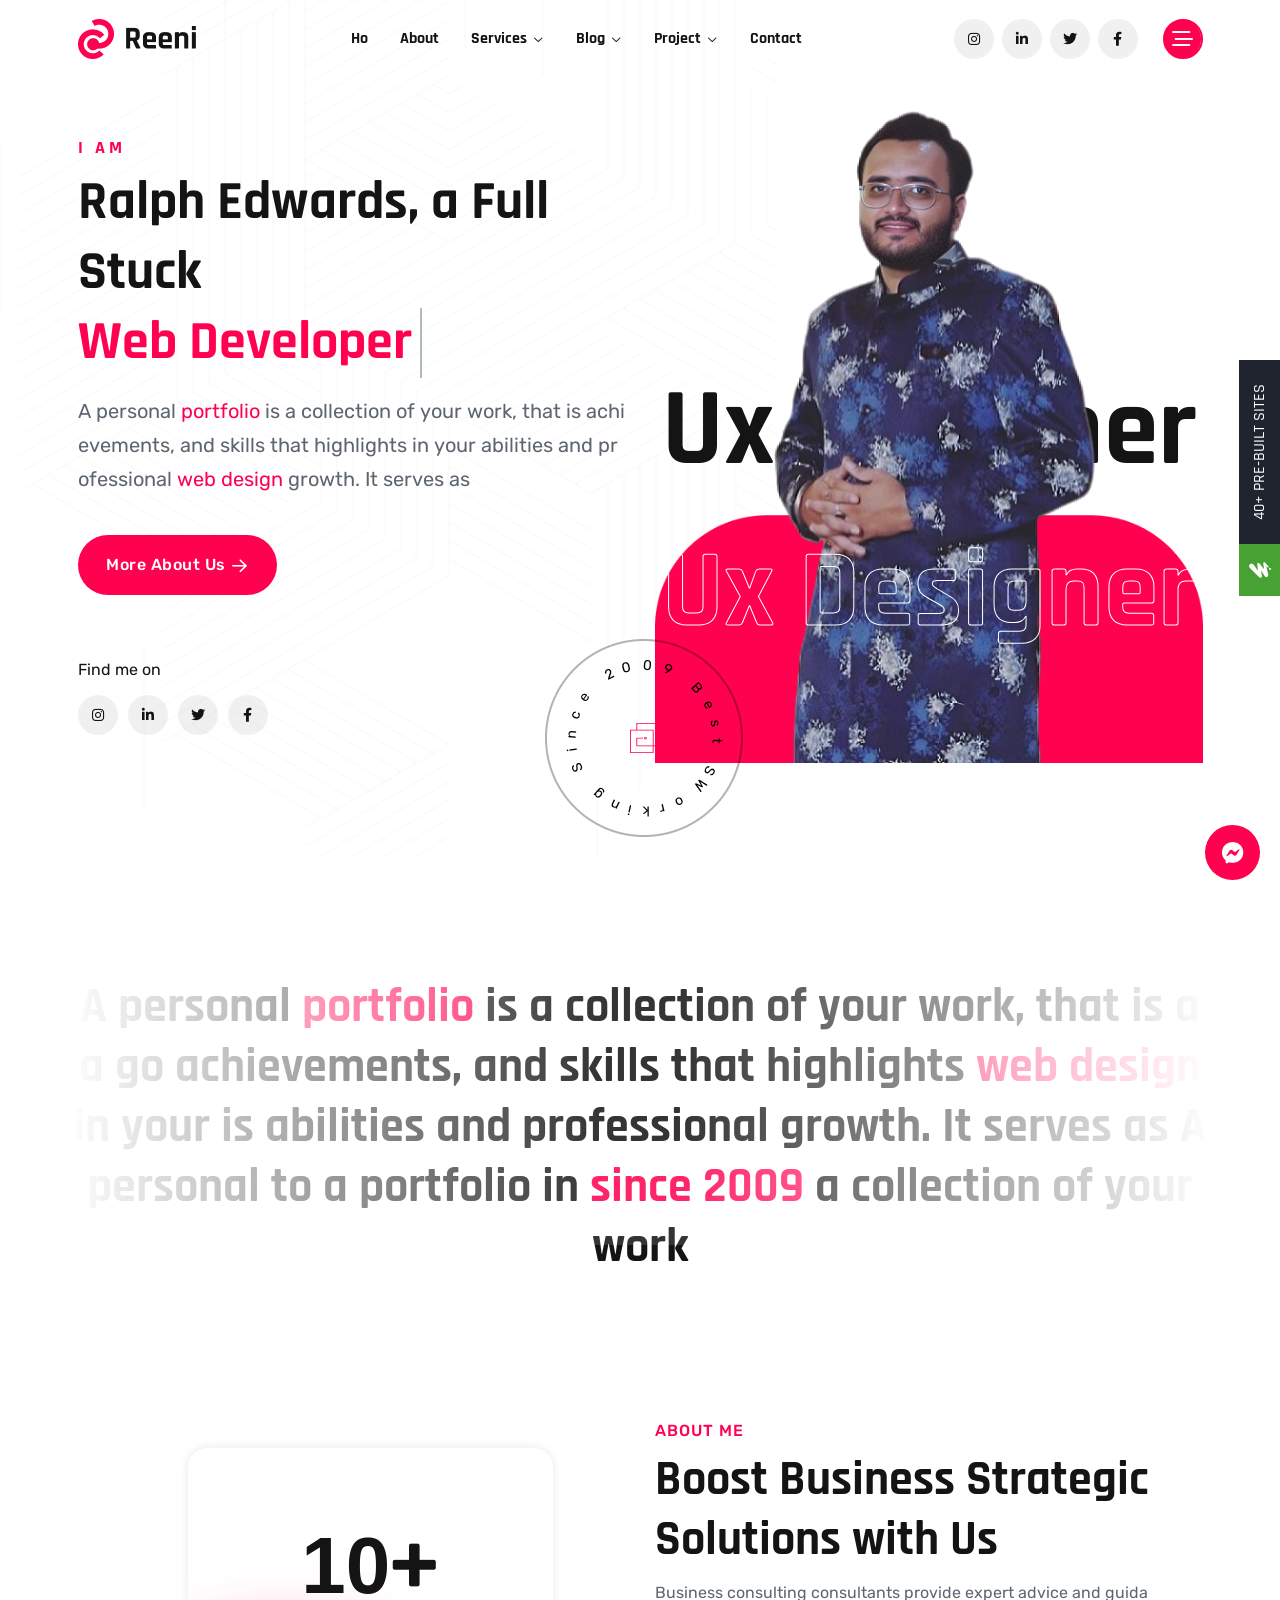
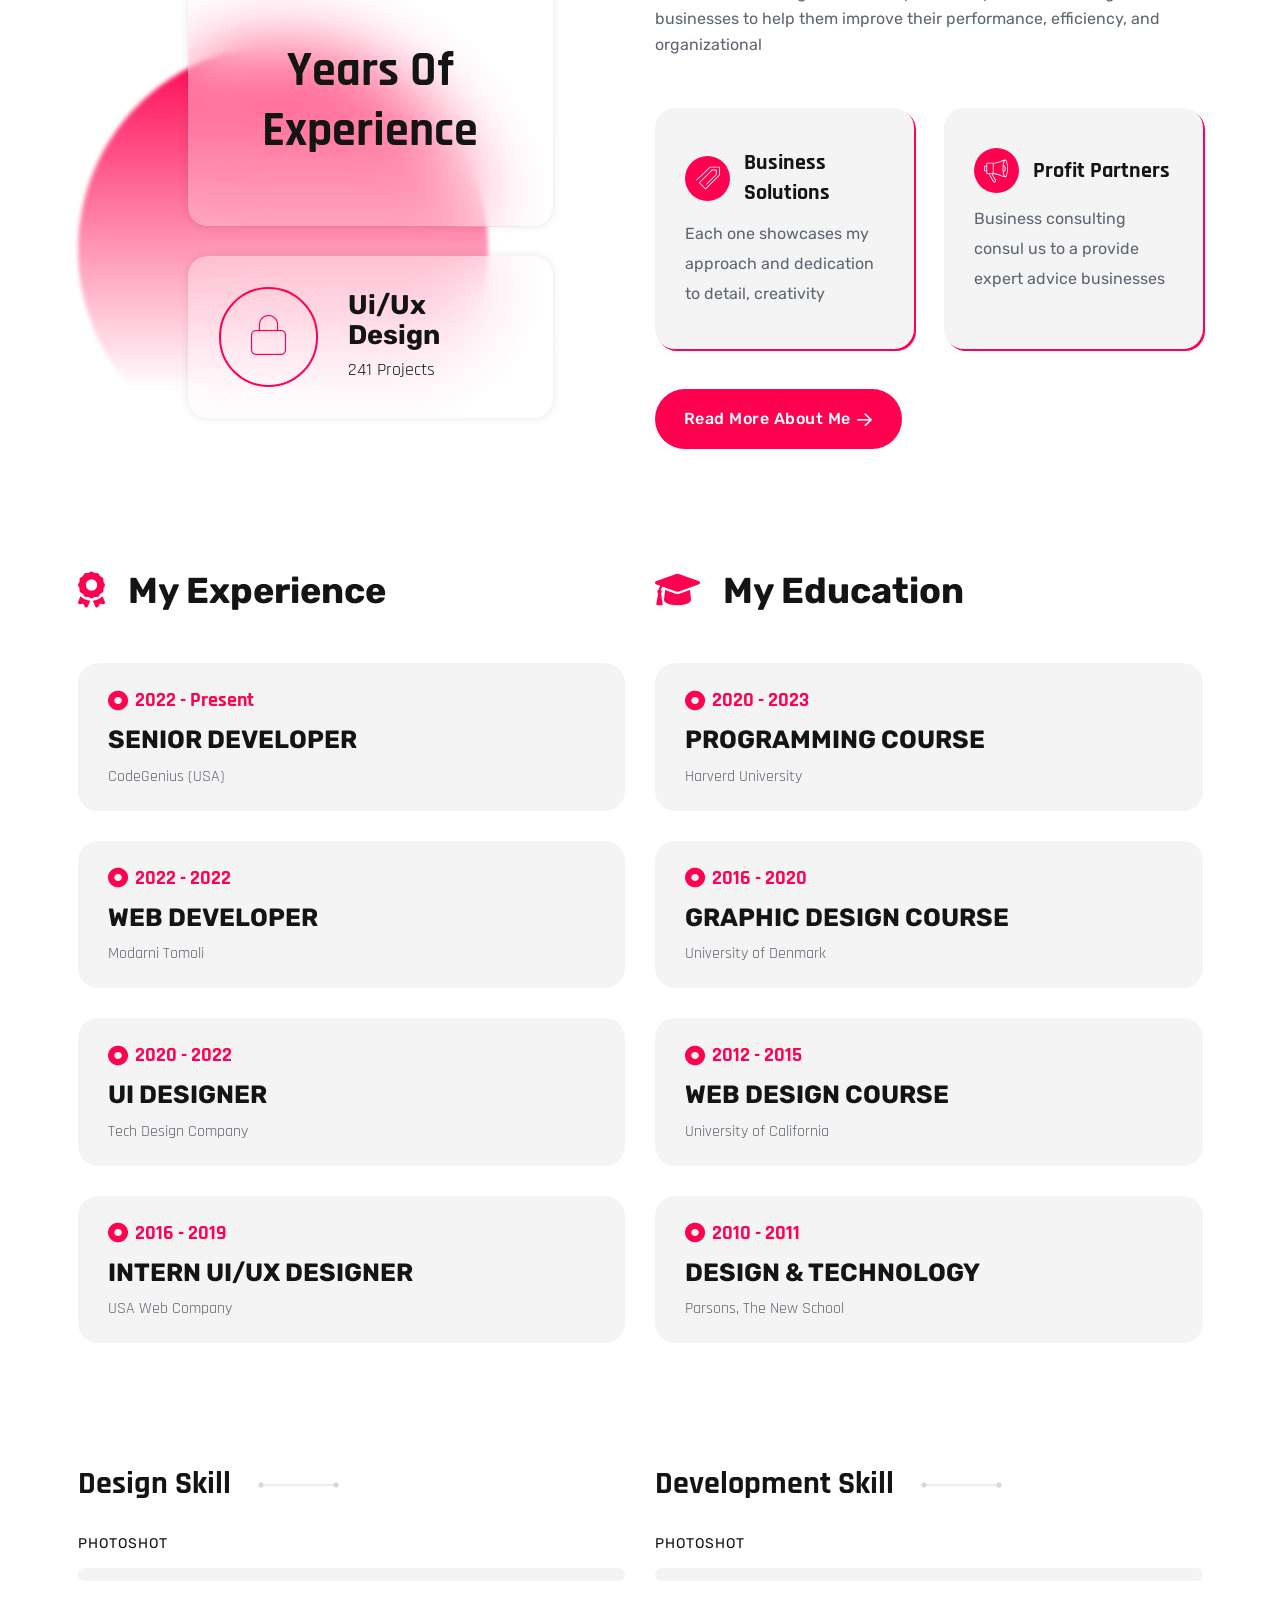
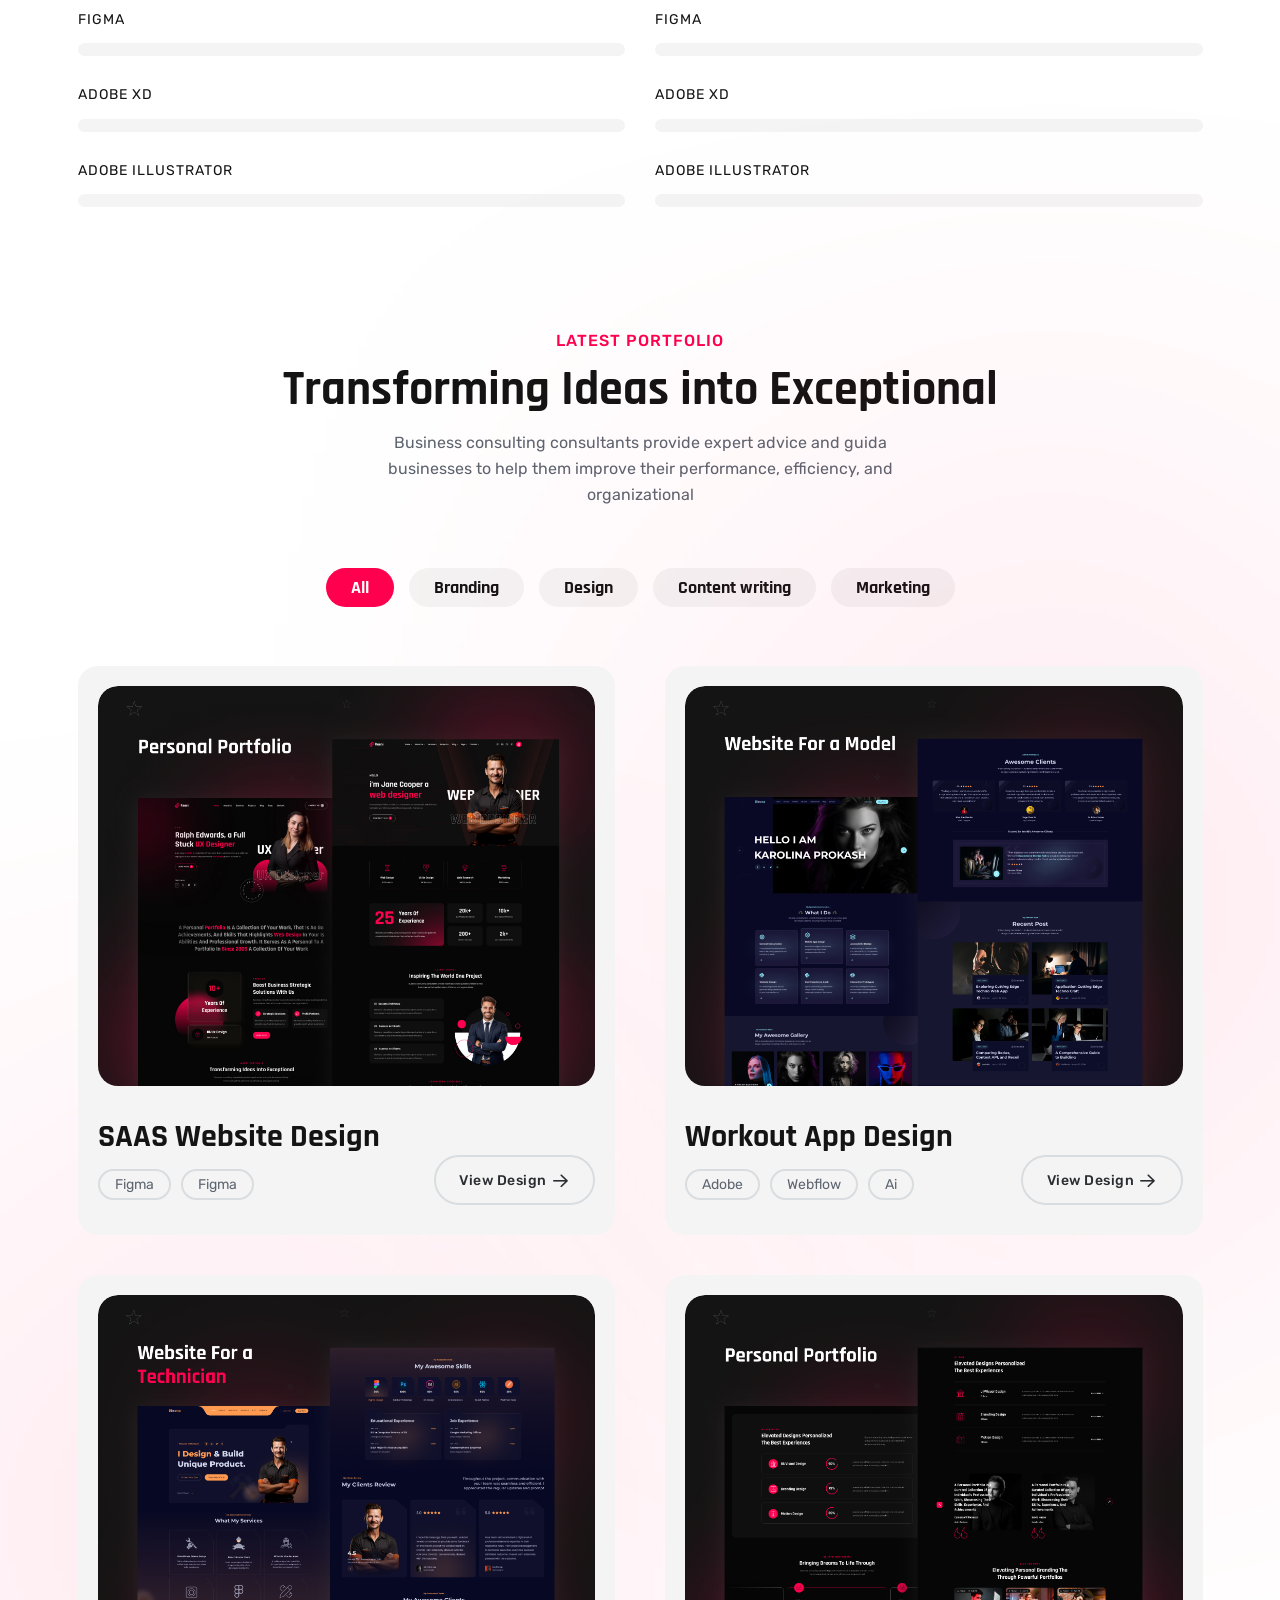
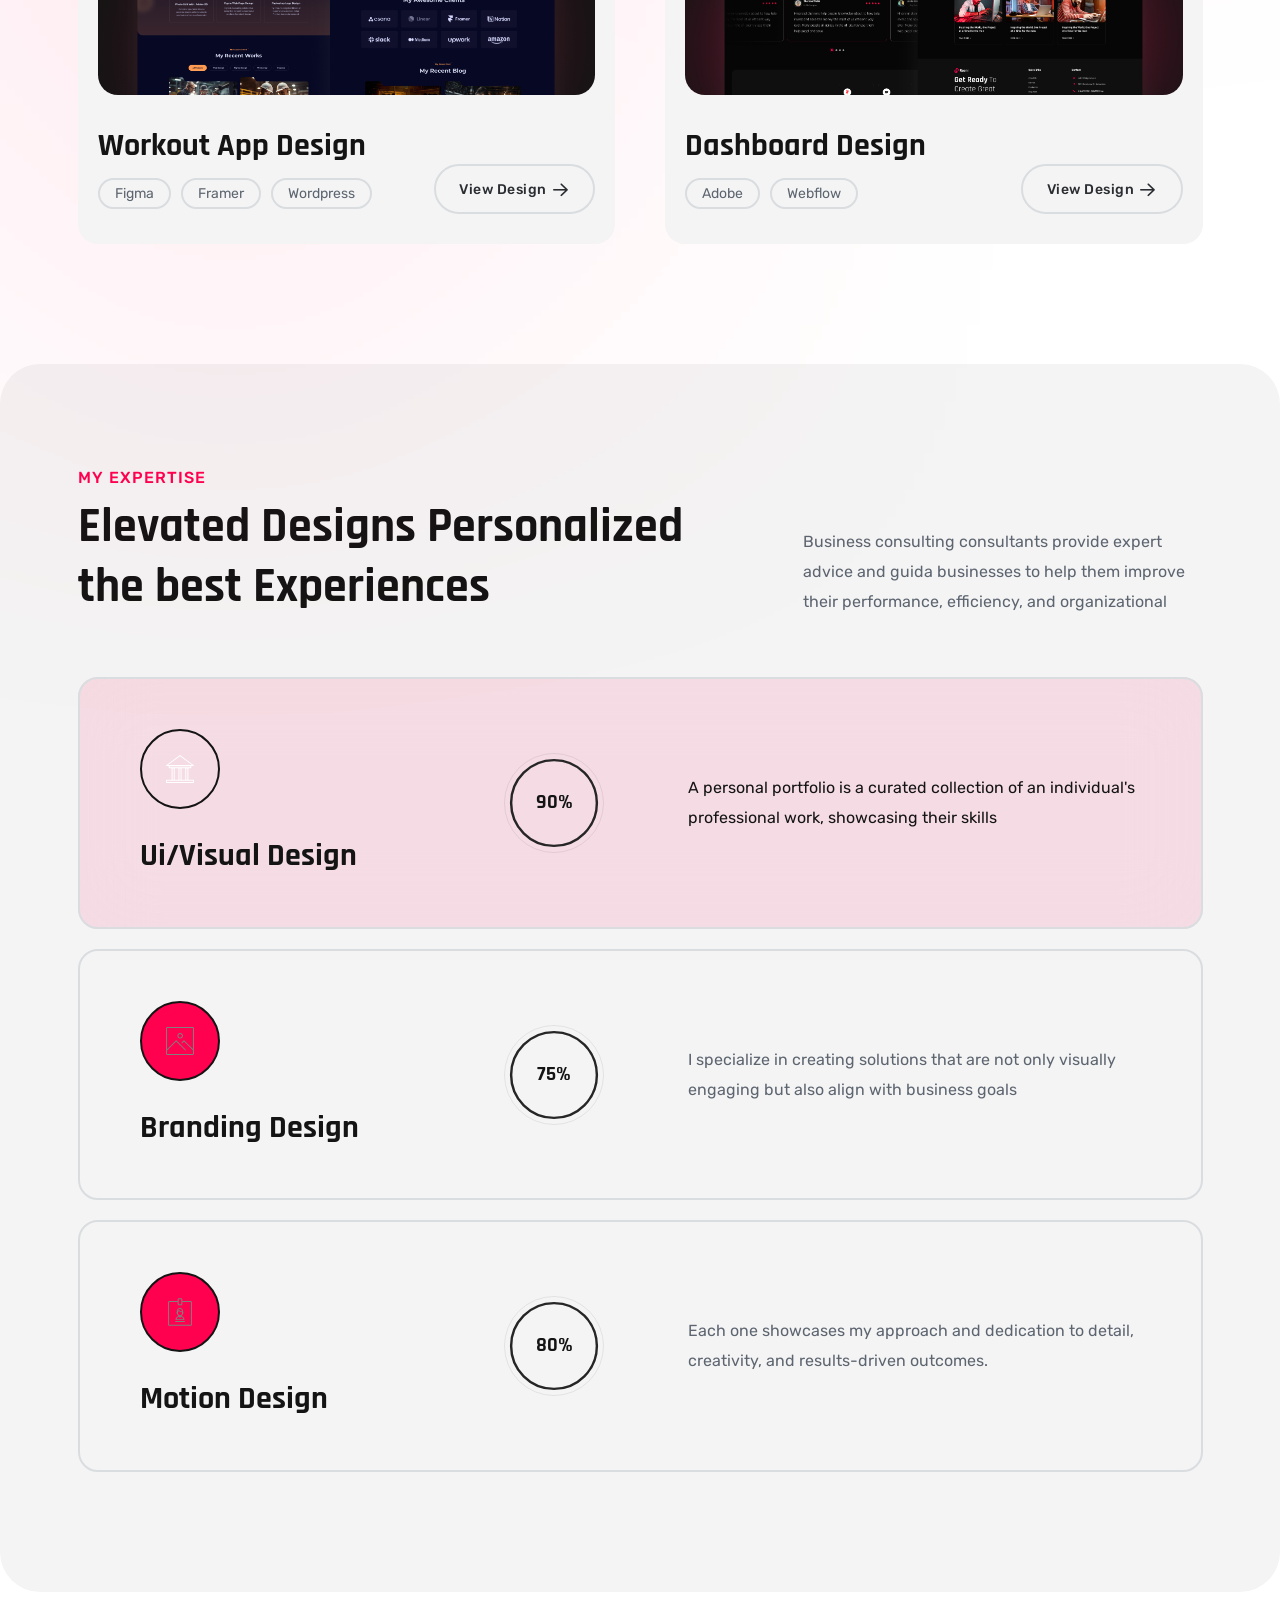
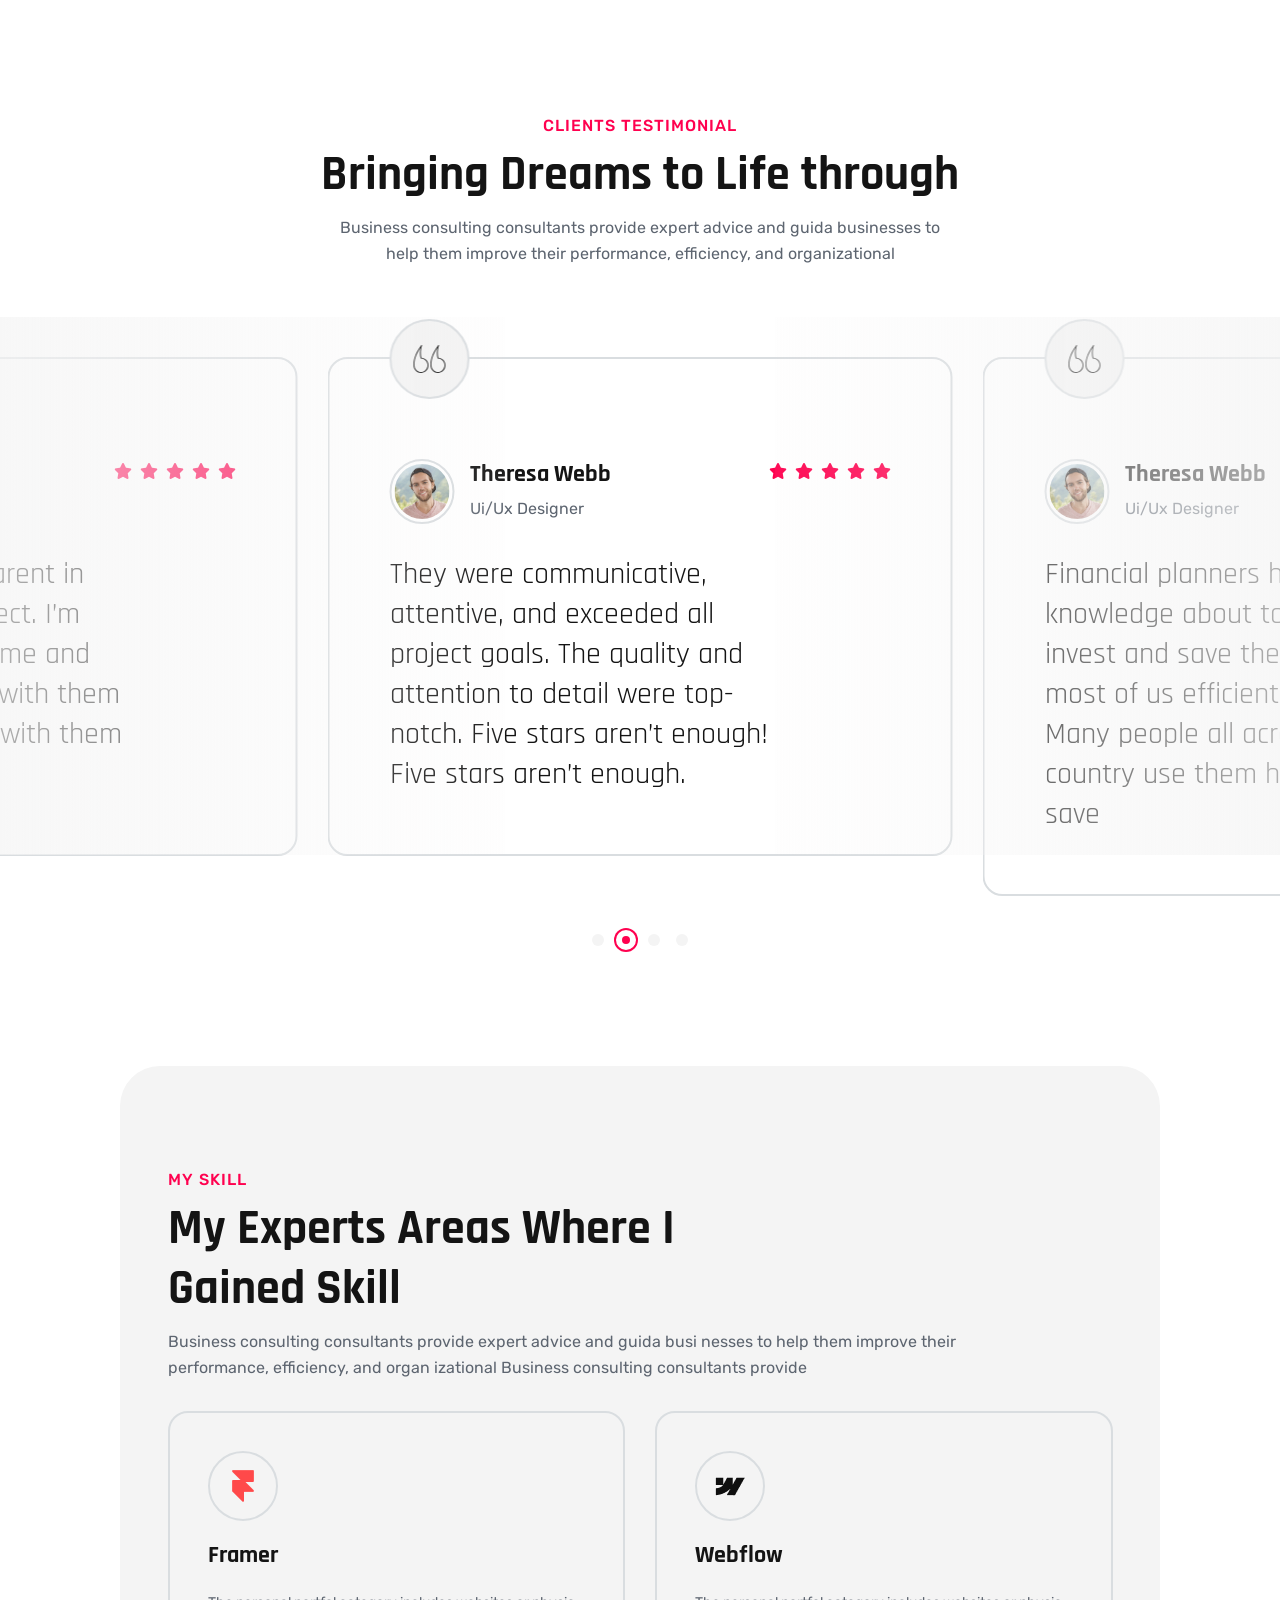
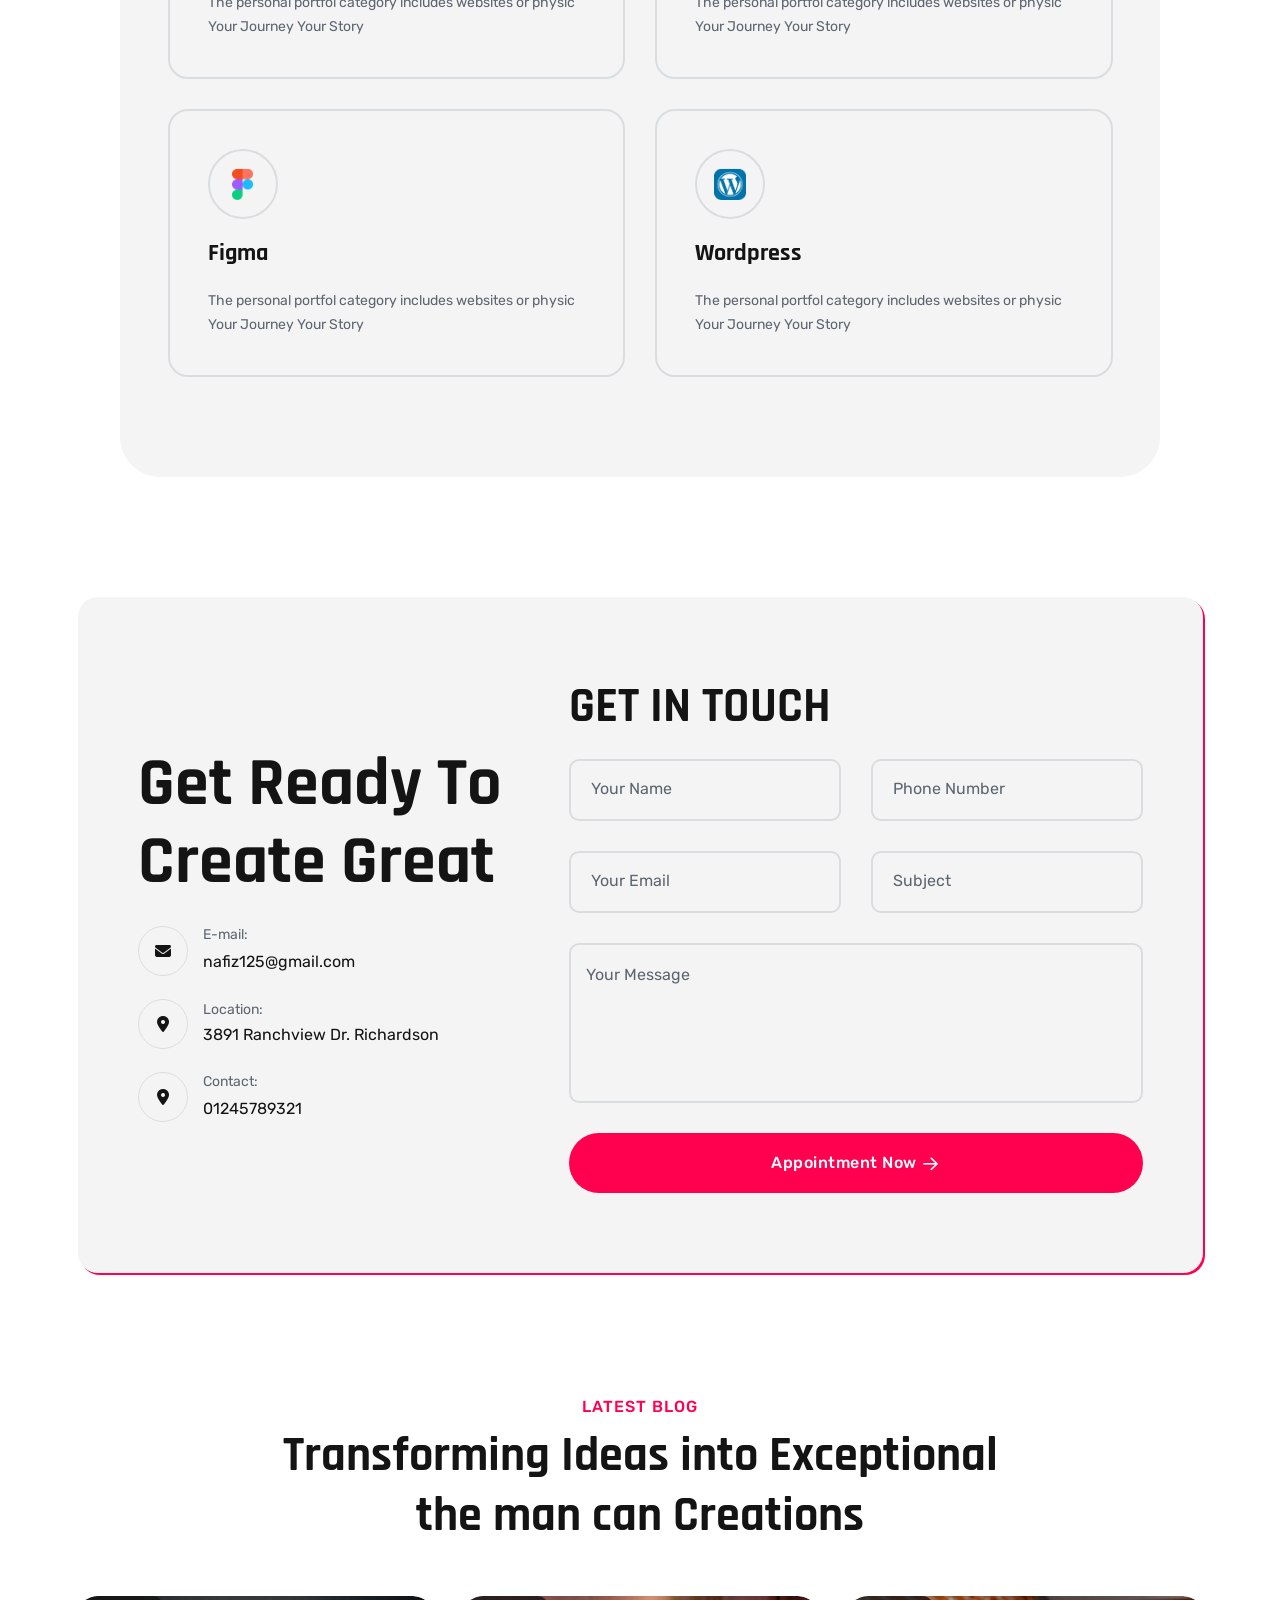
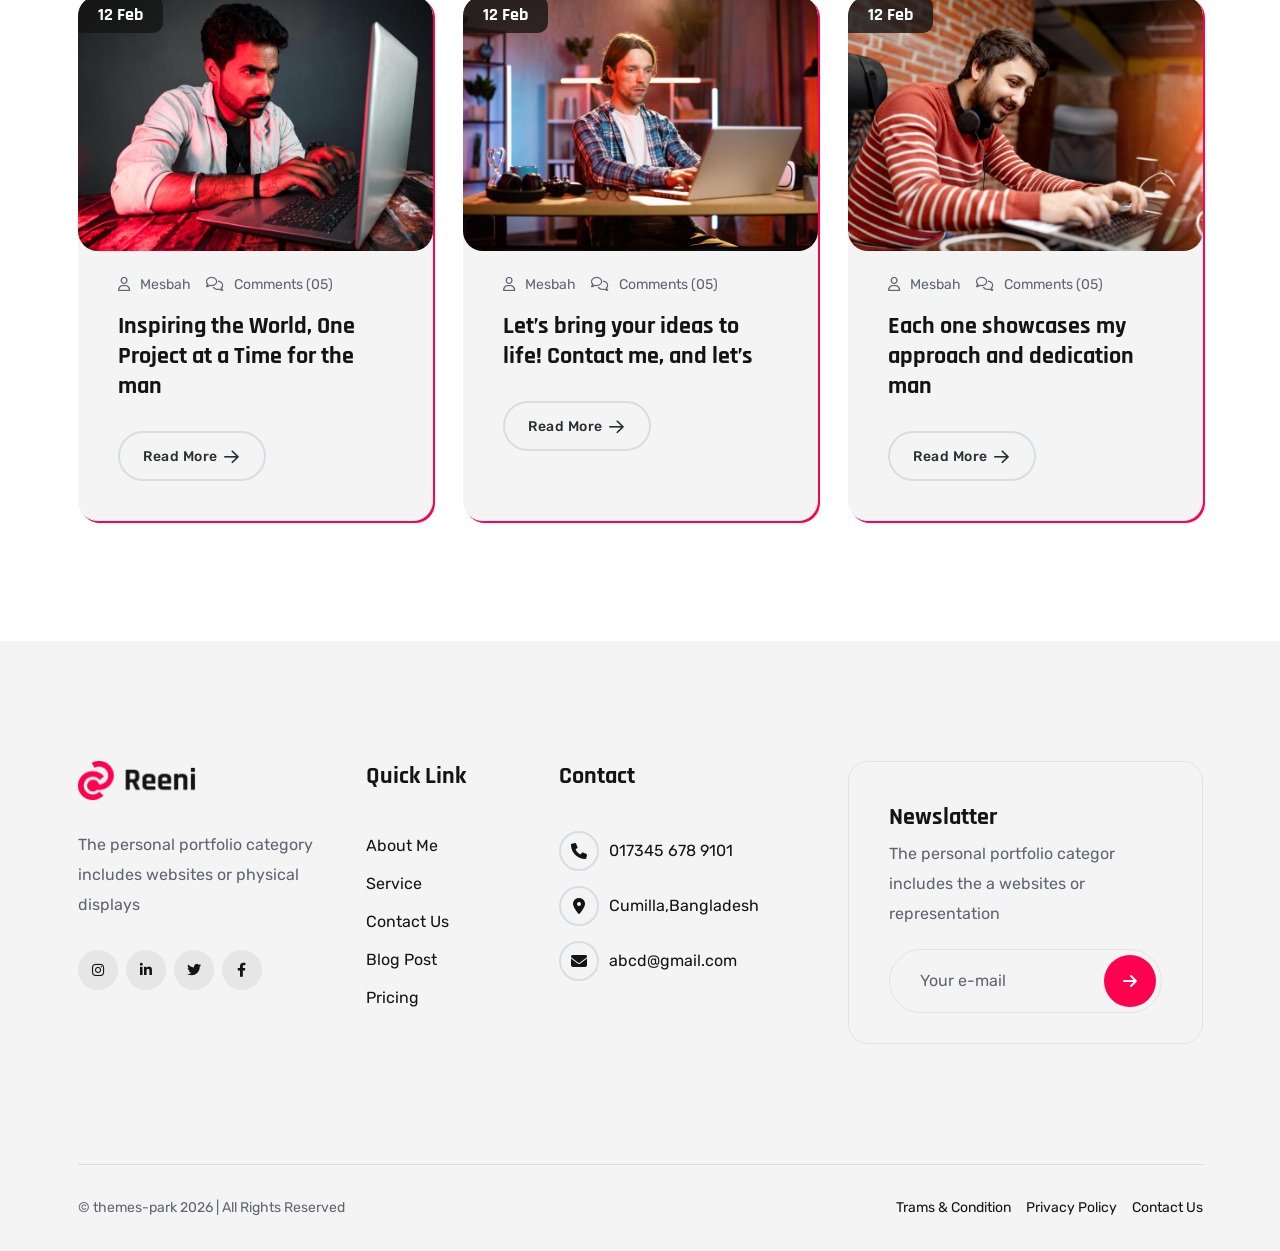
<file: index-02-white.html>
<!DOCTYPE html>
<html lang="en">


<head>
    <meta charset="UTF-8">
    <meta http-equiv="X-UA-Compatible" content="IE=edge">
    <meta name="viewport" content="width=device-width, initial-scale=1.0">
    <meta name="description" content="Aslicecode is a modern personal portfolio template for designers, developers, content writer, cleaner, programmer, fashion designer, model, Influencer and freelancers. Fully responsive, SEO-friendly, Bootstrap and easy to customize.">
    <link rel="shortcut icon" type="image/x-icon" href="assets/images/favicon.svg">
    <title>Home 02 Aslicecode - Personal Portfolio HTML Template | Freelancer & Developer Portfolio</title>
    <!-- Bootstrap min css -->
    <link rel="stylesheet" href="assets/css/vendor/fontawesome.css">
    <link rel="stylesheet" href="assets/css/plugins/swiper.css">
    <link rel="stylesheet" href="assets/css/plugins/odometer.css">
    <link rel="stylesheet" href="assets/css/vendor/animate.min.css">
    <link rel="stylesheet" href="assets/css/vendor/bootstrap.min.css">
    <!-- custom css -->
    <link rel="stylesheet" href="assets/css/style.css">
</head>

<body class="tmp-white-version">

    <!-- tpm-header-area start -->
    <header class="tmp-header-area-start header-one header--sticky header--transparent">
        <div class="container">
            <div class="row">
                <div class="col-lg-12">
                    <div class="header-content">
                        <div class="logo">
                            <a href="index-white.html">
                                <img class="logo-dark" src="assets/images/logo/logo-white.png" alt="Reeni - Personal Portfolio HTML Template for developers and freelancers">
                                <img class="logo-white" src="assets/images/logo/logo-white.png" alt="Reeni - Personal Portfolio HTML Template for developers and freelancers">
                            </a>
                        </div>
                        <nav class="tmp-mainmenu-nav d-none d-xl-block">
                            <ul class="tmp-mainmenu">
                                <li>
                                    <a href="#">Ho
                                    </a>
                   
                                </li>
                                <li>
                                    <a href="about-white.html">About</a>
                                </li>
                                <li class="has-dropdown">
                                    <a href="#">Services
                                        <i class="fa-regular fa-chevron-down"></i>
                                    </a>
                                    <ul class="submenu">
                                        <li><a href="service-white.html">Service</a></li>
                                        <li><a href="service-details-white.html">Service Details</a></li>
                                    </ul>
                                </li>
                                <li class="has-dropdown">
                                    <a href="#">Blog
                                        <i class="fa-regular fa-chevron-down"></i>
                                    </a>
                                    <ul class="submenu">
                                        <li><a href="blog-white.html">Blog Classic</a></li>
                                        <li><a href="blog-details-white.html">Blog Details</a></li>
                                    </ul>
                                </li>
                                <li class="has-dropdown">
                                    <a href="#">Project
                                        <i class="fa-regular fa-chevron-down"></i>
                                    </a>
                                    <ul class="submenu">
                                        <li><a href="project-white.html">Project</a></li>
                                        <li><a href="project-details-white.html">Project Details</a></li>
                                    </ul>
                                </li>
                                <li>
                                    <a href="contact-white.html">Contact</a>
                                </li>
                            </ul>

                        </nav>
                        <div class="tmp-header-right">
                            <div class="social-share-wrapper d-none d-md-block">
                                <div class="social-link">
                                    <a href="#"><i class="fa-brands fa-instagram"></i></a>
                                    <a href="#"><i class="fa-brands fa-linkedin-in"></i></a>
                                    <a href="#"><i class="fa-brands fa-twitter"></i></a>
                                    <a href="#"><i class="fa-brands fa-facebook-f"></i></a>
                                </div>
                            </div>
                            <div class="actions-area">
                                <div class="tmp-side-collups-area d-none d-xl-block">
                                    <button class="tmp-menu-bars tmp_button_active"><i class="fa-regular fa-bars-staggered"></i></button>
                                </div>
                                <div class="tmp-side-collups-area d-block d-xl-none">
                                    <button class="tmp-menu-bars humberger_menu_active"><i class="fa-regular fa-bars-staggered"></i></button>
                                </div>
                            </div>
                        </div>
                    </div>
                </div>
            </div>
        </div>
    </header>
    <!-- tpm-header-area end -->
    <div class="d-none d-xl-block">
        <div class="tmp-sidebar-area tmp_side_bar">
            <div class="inner">
                <div class="top-area">
                    <a href="index.html" class="logo">
                        <img class="logo-dark" src="assets/images/logo/white-logo-reeni.png" alt="Reeni - Personal Portfolio HTML Template for developers and freelancers">
                        <img class="logo-white" src="assets/images/logo/logo-white.png" alt="Reeni - Personal Portfolio HTML Template for developers and freelancers">
                    </a>
                    <div class="close-icon-area">
                        <button class="tmp-round-action-btn close_side_menu_active">
                            <i class="fa-sharp fa-light fa-xmark"></i>
                        </button>
                    </div>
                </div>
                <div class="content-wrapper">
                    <div class="image-area-feature">
                        <a href="index.html">
                            <img src="assets/images/logo/man.png" alt="personal-logo">
                        </a>
                    </div>
                    <h5 class="title mt--30">Freelancer delivering exceptional Webflow, and Next.js solutions.</h5>
                    <p class="disc">I am a skilled freelancer specializing in Webflow development, Figma design, and Next.js projects. I deliver creative, dynamic, and user-centric web solutions.
                    </p>
                    <div class="short-contact-area">
                        <!-- single contact information -->
                        <div class="single-contact">
                            <i class="fa-solid fa-phone"></i>
                            <div class="information tmp-link-animation">
                                <span>Call Now</span>
                                <a href="#" class="number">+92 (8800) - 98670</a>
                            </div>
                        </div>
                        <!-- single contact information end -->

                        <!-- single contact information -->
                        <div class="single-contact">
                            <i class="fa-solid fa-envelope"></i>
                            <div class="information tmp-link-animation">
                                <span>Mail Us</span>
                                <a href="#" class="number">example@info.com</a>
                            </div>
                        </div>
                        <!-- single contact information end -->

                        <!-- single contact information -->
                        <div class="single-contact">
                            <i class="fa-solid fa-location-crosshairs"></i>
                            <div class="information tmp-link-animation">
                                <span>My Address</span>
                                <span class="number">66 Broklyant, New York 3269</span>
                            </div>
                        </div>
                        <!-- single contact information end -->
                    </div>
                    <!-- social area start -->
                    <div class="social-wrapper mt--20">
                        <span class="subtitle">find with me</span>
                        <div class="social-link">
                            <a href="#"><i class="fa-brands fa-instagram"></i></a>
                            <a href="#"><i class="fa-brands fa-linkedin-in"></i></a>
                            <a href="#"><i class="fa-brands fa-twitter"></i></a>
                            <a href="#"><i class="fa-brands fa-facebook-f"></i></a>
                        </div>
                    </div>
                    <!-- social area end -->
                </div>
            </div>
        </div>
        <a class="overlay_close_side_menu close_side_menu_active" href="javascript:void(0);"></a>
    </div>

    <div class="d-block d-xl-none">
        <div class="tmp-popup-mobile-menu">
            <div class="inner">
                <div class="header-top">
                    <div class="logo">
                        <a href="index.html" class="logo-area">
                            <img class="logo-dark" src="assets/images/logo/white-logo-reeni.png" alt="Reeni - Personal Portfolio HTML Template for developers and freelancers">
                            <img class="logo-white" src="assets/images/logo/logo-white.png" alt="Reeni - Personal Portfolio HTML Template for developers and freelancers">
                        </a>

                    </div>
                    <div class="close-menu">
                        <button class="close-button tmp-round-action-btn">
                            <i class="fa-sharp fa-light fa-xmark"></i>
                        </button>
                    </div>
                </div>
                <ul class="tmp-mainmenu">
                    <li>
                        <a href="#">Home
                        </a>
                        <!-- <ul class="submenu">
            <li><a href="index-white.html">Home 01</a></li>
            <li><a href="index-02-white.html">Home 02</a></li>
            <li><a href="index-03-white.html">Home 03</a></li>
            <li><a href="index-04-white.html">Home 04</a></li>
            <li><a href="index-05-white.html">Home 05</a></li>
            <li><a href="index-06-white.html">Home 06</a></li>
            <li><a href="index-07-white.html">Home 07</a></li>
            <li><a href="index-08-white.html">Home 08</a></li>
            <li><a href="index-09-white.html">Home 09</a></li>
            <li><a href="index-10-white.html">Home 10</a></li>
            <li><a href="index-11-white.html">Home 11</a></li>
            <li><a href="index-12-white.html">Home 12</a></li>
            <li><a href="index-13-white.html">Home 13</a></li>
        </ul> -->
                    </li>
                    <li>
                        <a href="about-white.html">About</a>
                    </li>
                    <li class="has-dropdown">
                        <a href="#">Services
                            <i class="fa-regular fa-chevron-down"></i>
                        </a>
                        <ul class="submenu">
                            <li><a href="service-white.html">Service</a></li>
                            <li><a href="service-details-white.html">Service Details</a></li>
                        </ul>
                    </li>
                    <li class="has-dropdown">
                        <a href="#">Blog
                            <i class="fa-regular fa-chevron-down"></i>
                        </a>
                        <ul class="submenu">
                            <li><a href="blog-white.html">Blog Classic</a></li>
                            <li><a href="blog-details-white.html">Blog Details</a></li>
                        </ul>
                    </li>
                    <li class="has-dropdown">
                        <a href="#">Project
                            <i class="fa-regular fa-chevron-down"></i>
                        </a>
                        <ul class="submenu">
                            <li><a href="project-white.html">Project</a></li>
                            <li><a href="project-details-white.html">Project Details</a></li>
                        </ul>
                    </li>
                    <li>
                        <a href="contact-white.html">Contact</a>
                    </li>
                </ul>


                <div class="social-wrapper mt--40">
                    <span class="subtitle">find with me</span>
                    <div class="social-link">
                        <a href="#"><i class="fa-brands fa-instagram"></i></a>
                        <a href="#"><i class="fa-brands fa-linkedin-in"></i></a>
                        <a href="#"><i class="fa-brands fa-twitter"></i></a>
                        <a href="#"><i class="fa-brands fa-facebook-f"></i></a>
                    </div>
                </div>
                <!-- social area end -->



            </div>
        </div>
    </div>



    <!-- tmp banner area start -->
    <div class="rpp-banner-two-area">
        <div class="container">
            <div class="banner-two-main-wrapper">
                <div class="row align-items-center">
                    <div class="col-lg-6 order-lg-2">
                        <div class="banner-right-content">
                            <div class="main-img">
                                <img class="tmp-scroll-trigger tmp-zoom-in animation-order-1" src="assets/images/banner/banner-user-image-two.png" alt="banner-img">
                                <h2 class="banner-big-text-1 up-down-2">Ux Designer</h2>
                                <h2 class="banner-big-text-2 up-down">Ux Designer</h2>
                                <div class="benner-two-bg-red-img">
                                    <img src="assets/images/banner/banner-user-image-two-red-bg.png" alt="red-img">
                                </div>
                                <div class="logo-under-img-wrap">
                                    <div class="logo-under-img">
                                        <img src="assets/images/banner/logo-under-image.png" alt="logo-under-image">
                                    </div>
                                    <div class="logo-under-img-2">
                                        <img src="assets/images/banner/logo-under-image-2.png" alt="logo-under-image">
                                    </div>
                                </div>

                            </div>
                        </div>
                    </div>
                    <div class="col-lg-6 order-lg-1">
                        <div class="inner">
                            <span class="sub-title tmp-scroll-trigger tmp-fade-in animation-order-1">I am</span>
                            <h1 class="title tmp-scroll-trigger tmp-fade-in animation-order-2">
                                Ralph Edwards, a Full Stuck <br>
                                <span class="header-caption">
                                    <span class="cd-headline clip is-full-width">
                                        <span class="cd-words-wrapper">
                                            <b class="is-visible theme-gradient">Web Designer</b>
                                            <b class="is-hidden theme-gradient">Web Developer</b>
                                            <b class="is-hidden theme-gradient">UI/UX Designer</b>
                                            <b class="is-hidden theme-gradient">Stylish Model</b>
                                            <b class="is-hidden theme-gradient">Content Writer</b>
                                        </span>
                                </span>
                                </span>
                            </h1>
                            <p class="disc tmp-scroll-trigger tmp-title-split tmp-fade-in animation-order-3"> A personal
                                <span>portfolio</span> is a collection of your work, that is
                                achievements, and skills that highlights in your abilities and professional <span>web
                                    design</span> growth. It serves as
                            </p>
                            <div class="button-area-banner-two tmp-scroll-trigger tmp-fade-in animation-order-4">
                                <a class="tmp-btn hover-icon-reverse radius-round" href="about-white.html">
                                    <span class="icon-reverse-wrapper">
                                        <span class="btn-text">More About Us</span>
                                    <span class="btn-icon"><i class="fa-sharp fa-regular fa-arrow-right"></i></span>
                                    <span class="btn-icon"><i class="fa-sharp fa-regular fa-arrow-right"></i></span>
                                    </span>
                                </a>
                            </div>
                            <div class="find-me-on tmp-scroll-trigger tmp-fade-in animation-order-5">
                                <h2 class="find-me-on-title">Find me on</h2>
                                <div class="social-link banner">
                                    <a href="#"><i class="fa-brands fa-instagram"></i></a>
                                    <a href="#"><i class="fa-brands fa-linkedin-in"></i></a>
                                    <a href="#"><i class="fa-brands fa-twitter"></i></a>
                                    <a href="#"><i class="fa-brands fa-facebook-f"></i></a>
                                </div>
                            </div>
                        </div>
                    </div>

                </div>
            </div>
        </div>
        <div class="banner-shape-two">
            <img src="assets/images/banner/banner-shape-two.png" alt="">
        </div>
    </div>
    <!-- tmp banner area end -->

    <!-- tmp text para start -->
    <div class="about-content-area">
        <div class="container tmp-section-gap">
            <div class="text-para-doc-wrap">
                <h2 class="text-para-documents tmp-scroll-trigger tmp-fade-in animation-order-1 tmp-title-split-2">A personal
                    <span>portfolio</span> is a collection of your work, that is aa
                    go achievements, and skills that highlights <span>web design</span> in your is abilities and
                    professional growth. It serves as A personal to a portfolio in <span>since 2009</span> a collection
                    of
                    your work
                </h2>
                <div class="right-bg-text-para">
                    <img src="assets/images/banner/right-bg-text-para-doc.png" alt="">
                </div>
                <div class="left-bg-text-para">
                    <img src="assets/images/banner/left-bg-text-para-doc.png" alt="">
                </div>
            </div>
        </div>
    </div>
    <!-- tmp text para end -->

    <!-- tmp About Me Start -->
    <section class="about-us-area">
        <div class="container">
            <div class="row align-items-center">
                <div class="col-lg-6">
                    <div class="about-us-left-content-wrap bg-vactor-one">
                        <div class="years-of-experience-card tmp-scroll-trigger tmp-fade-in animation-order-1">
                            <h2 class="counter card-title"><span class="odometer" data-count="10">00</span>+
                            </h2>
                            <p class="card-para">years of experience</p>
                        </div>
                        <div class="design-card tmp-scroll-trigger tmp-fade-in animation-order-2">
                            <div class="design-card-img">
                                <div class="icon"><i class="fa-sharp fa-thin fa-lock"></i></div>
                            </div>
                            <div class="card-info">
                                <h3 class="card-title">Ui/Ux Design</h3>
                                <p class="card-para">241 Projects</p>
                            </div>
                        </div>
                    </div>
                </div>
                <div class="col-lg-6">
                    <div class="about-us-right-content-wrap">
                        <div class="section-head text-align-left mb--50">
                            <div class="section-sub-title tmp-scroll-trigger tmp-fade-in animation-order-1">
                                <span class="subtitle">About Me</span>
                            </div>
                            <h2 class="title split-collab tmp-scroll-trigger tmp-fade-in animation-order-2">Boost
                                Business Strategic <br> Solutions with Us</h2>
                            <p class="description tmp-scroll-trigger tmp-fade-in animation-order-3">Business consulting
                                consultants provide expert advice and guida
                                businesses to help them improve their performance, efficiency, and organizational</p>
                        </div>
                        <div class="about-us-section-card row g-5">

                            <div class="col-lg-6 col-md-6 col-sm-6 col-12">
                                <div class="about-us-card tmponhover tmp-scroll-trigger tmp-fade-in animation-order-4">
                                    <div class="card-head">
                                        <div class="logo-img">
                                            <img src="assets/images/about/logo-1.svg" alt="logo">
                                        </div>
                                        <h3 class="card-title">Business Solutions</h3>
                                    </div>
                                    <p class="card-para">Each one showcases my approach and dedication to detail, creativity
                                    </p>
                                </div>
                            </div>

                            <div class="col-lg-6 col-md-6 col-sm-6 col-12">
                                <div class="about-us-card tmponhover tmp-scroll-trigger tmp-fade-in animation-order-5">
                                    <div class="card-head">
                                        <div class="logo-img">
                                            <img src="assets/images/about/logo-2.svg" alt="logo">
                                        </div>
                                        <h3 class="card-title">Profit Partners</h3>
                                    </div>
                                    <p class="card-para">Business consulting consul us to a provide expert advice
                                        businesses
                                    </p>
                                </div>
                            </div>

                        </div>
                        <div class="about-btn mt--40 tmp-scroll-trigger tmp-fade-in animation-order-6">
                            <a class="tmp-btn hover-icon-reverse radius-round" href="about-white.html">
                                <span class="icon-reverse-wrapper">
                        <span class="btn-text">Read More About Me</span>
                                <span class="btn-icon"><i class="fa-sharp fa-regular fa-arrow-right"></i></span>
                                <span class="btn-icon"><i class="fa-sharp fa-regular fa-arrow-right"></i></span>
                                </span>
                            </a>
                        </div>
                    </div>
                </div>
            </div>
        </div>
    </section>
    <!-- tmp About Me end -->


    <section class="resume-section tmp-section-gapTop" id="resume-section">
        <div class="container">
            <div class="row">
                <div class="col-md-6">
                    <div class="section-header mb--50 tmp-scroll-trigger tmp-fade-in animation-order-1">
                        <h2 class="section-title"><i class="fa-regular fa-award"></i> My Experience</h2>
                    </div>

                    <div class="resume-widget">
                        <div class="resume-single tmp-scroll-trigger tmp-fade-in animation-order-1">
                            <div class="time"><i class="fa-duotone fa-solid fa-circle-dot fa-fade mr--15"></i> 2022 -
                                Present</div>
                            <h3 class="resume-title">Senior Developer</h3>
                            <div class="institute">CodeGenius (USA)</div>
                        </div>
                        <div class="resume-single tmp-scroll-trigger tmp-fade-in animation-order-2">
                            <div class="time"><i class="fa-duotone fa-solid fa-circle-dot fa-fade mr--15"></i> 2022 -
                                2022</div>
                            <h3 class="resume-title">Web Developer</h3>
                            <div class="institute">Modarni Tomoli</div>
                        </div>
                        <div class="resume-single tmp-scroll-trigger tmp-fade-in animation-order-3">
                            <div class="time"><i class="fa-duotone fa-solid fa-circle-dot fa-fade mr--15"></i> 2020 -
                                2022</div>
                            <h3 class="resume-title">UI Designer</h3>
                            <div class="institute">Tech Design Company</div>
                        </div>
                        <div class="resume-single mb--0 tmp-scroll-trigger tmp-fade-in animation-order-4">
                            <div class="time"><i class="fa-duotone fa-solid fa-circle-dot fa-fade mr--15"></i> 2016 -
                                2019</div>
                            <h3 class="resume-title">Intern UI/UX Designer</h3>
                            <div class="institute">USA Web Company</div>
                        </div>
                    </div>
                </div>

                <div class="col-md-6">
                    <div class="section-header mb--50 tmp-scroll-trigger tmp-fade-in animation-order-1">
                        <h2 class="section-title"> <i class="fa-regular fa-graduation-cap"></i> My Education</h2>
                    </div>

                    <div class="resume-widget">
                        <div class="resume-single tmp-scroll-trigger tmp-fade-in animation-order-1">
                            <div class="time"><i class="fa-duotone fa-solid fa-circle-dot fa-fade mr--15"></i> 2020 -
                                2023</div>
                            <h3 class="resume-title">Programming course</h3>
                            <div class="institute">Harverd University</div>
                        </div>
                        <div class="resume-single tmp-scroll-trigger tmp-fade-in animation-order-2">
                            <div class="time"><i class="fa-duotone fa-solid fa-circle-dot fa-fade mr--15"></i> 2016 -
                                2020</div>
                            <h3 class="resume-title">Graphic design course</h3>
                            <div class="institute">University of Denmark</div>
                        </div>
                        <div class="resume-single tmp-scroll-trigger tmp-fade-in animation-order-3">
                            <div class="time"><i class="fa-duotone fa-solid fa-circle-dot fa-fade mr--15"></i> 2012 -
                                2015</div>
                            <h3 class="resume-title">Web design course</h3>
                            <div class="institute">University of California</div>
                        </div>
                        <div class="resume-single mb--0 tmp-scroll-trigger tmp-fade-in animation-order-4">
                            <div class="time"><i class="fa-duotone fa-solid fa-circle-dot fa-fade mr--15"></i> 2010 -
                                2011</div>
                            <h3 class="resume-title">Design &amp; Technology</h3>
                            <div class="institute">Parsons, The New School</div>
                        </div>
                    </div>
                </div>
            </div>
        </div>
    </section>
    <!-- tmp skill area start -->
    <div class="tmp-skill-area tmp-section-gapTop">
        <div class="container">
            <div class="row g-5">
                <div class="col-lg-6">
                    <div class="progress-wrapper">
                        <div class="content">
                            <h2 class="custom-title mb--30 tmp-scroll-trigger tmp-fade-in animation-order-1">
                                Design Skill <span><img src="assets/images/custom-line/custom-line.png" alt="custom-line"></span>
                            </h2>
                            <!-- Start Single Progress Charts -->
                            <div class="progress-charts">
                                <h6 class="heading heading-h6">
                                    PHOTOSHOT</h6>
                                <div class="progress">
                                    <div class="progress-bar wow fadeInLeft" data-wow-duration="0.5s" data-wow-delay=".3s" role="progressbar" style="width: 100%; visibility: visible; animation-duration: 0.5s; animation-delay: 0.3s; animation-name: fadeInLeft;" aria-valuenow="85" aria-valuemin="0" aria-valuemax="100">
                                        <span class="percent-label">100%</span>
                                    </div>
                                </div>
                            </div>
                            <!-- End Single Progress Charts -->

                            <!-- Start Single Progress Charts -->
                            <div class="progress-charts">
                                <h6 class="heading heading-h6">
                                    FIGMA</h6>
                                <div class="progress">
                                    <div class="progress-bar wow fadeInLeft" data-wow-duration="0.6s" data-wow-delay=".4s" role="progressbar" style="width: 95%; visibility: visible; animation-duration: 0.6s; animation-delay: 0.4s; animation-name: fadeInLeft;" aria-valuenow="85" aria-valuemin="0" aria-valuemax="100">
                                        <span class="percent-label">95%</span>
                                    </div>
                                </div>
                            </div>
                            <!-- End Single Progress Charts -->

                            <!-- Start Single Progress Charts -->
                            <div class="progress-charts">
                                <h6 class="heading heading-h6">
                                    ADOBE XD</h6>
                                <div class="progress">
                                    <div class="progress-bar wow fadeInLeft" data-wow-duration="0.7s" data-wow-delay=".5s" role="progressbar" style="width: 60%; visibility: visible; animation-duration: 0.7s; animation-delay: 0.5s; animation-name: fadeInLeft;" aria-valuenow="85" aria-valuemin="0" aria-valuemax="100">
                                        <span class="percent-label">60%</span>
                                    </div>
                                </div>
                            </div>
                            <!-- End Single Progress Charts -->

                            <!-- Start Single Progress Charts -->
                            <div class="progress-charts">
                                <h6 class="heading heading-h6">
                                    ADOBE ILLUSTRATOR</h6>
                                <div class="progress">
                                    <div class="progress-bar wow fadeInLeft" data-wow-duration="0.8s" data-wow-delay=".6s" role="progressbar" style="width: 70%; visibility: visible; animation-duration: 0.8s; animation-delay: 0.6s; animation-name: fadeInLeft;" aria-valuenow="85" aria-valuemin="0" aria-valuemax="100">
                                        <span class="percent-label">70%</span>
                                    </div>
                                </div>
                            </div>
                            <!-- End Single Progress Charts -->

                        </div>
                    </div>
                </div>
                <div class="col-lg-6">
                    <div class="progress-wrapper">
                        <div class="content">
                            <h2 class="custom-title mb--30 tmp-scroll-trigger tmp-fade-in animation-order-1">
                                Development Skill <span><img src="assets/images/custom-line/custom-line.png" alt="custom-line"></span>
                            </h2>
                            <!-- Start Single Progress Charts -->
                            <div class="progress-charts">
                                <h6 class="heading heading-h6">
                                    PHOTOSHOT</h6>
                                <div class="progress">
                                    <div class="progress-bar wow fadeInLeft" data-wow-duration="0.5s" data-wow-delay=".3s" role="progressbar" style="width: 100%; visibility: visible; animation-duration: 0.5s; animation-delay: 0.3s; animation-name: fadeInLeft;" aria-valuenow="85" aria-valuemin="0" aria-valuemax="100">
                                        <span class="percent-label">100%</span>
                                    </div>
                                </div>
                            </div>
                            <!-- End Single Progress Charts -->

                            <!-- Start Single Progress Charts -->
                            <div class="progress-charts">
                                <h6 class="heading heading-h6">
                                    FIGMA</h6>
                                <div class="progress">
                                    <div class="progress-bar wow fadeInLeft" data-wow-duration="0.6s" data-wow-delay=".4s" role="progressbar" style="width: 95%; visibility: visible; animation-duration: 0.6s; animation-delay: 0.4s; animation-name: fadeInLeft;" aria-valuenow="85" aria-valuemin="0" aria-valuemax="100">
                                        <span class="percent-label">95%</span>
                                    </div>
                                </div>
                            </div>
                            <!-- End Single Progress Charts -->

                            <!-- Start Single Progress Charts -->
                            <div class="progress-charts">
                                <h6 class="heading heading-h6">
                                    ADOBE XD</h6>
                                <div class="progress">
                                    <div class="progress-bar wow fadeInLeft" data-wow-duration="0.7s" data-wow-delay=".5s" role="progressbar" style="width: 60%; visibility: visible; animation-duration: 0.7s; animation-delay: 0.5s; animation-name: fadeInLeft;" aria-valuenow="85" aria-valuemin="0" aria-valuemax="100">
                                        <span class="percent-label">60%</span>
                                    </div>
                                </div>
                            </div>
                            <!-- End Single Progress Charts -->

                            <!-- Start Single Progress Charts -->
                            <div class="progress-charts">
                                <h6 class="heading heading-h6">
                                    ADOBE ILLUSTRATOR</h6>
                                <div class="progress">
                                    <div class="progress-bar wow fadeInLeft" data-wow-duration="0.8s" data-wow-delay=".6s" role="progressbar" style="width: 70%; visibility: visible; animation-duration: 0.8s; animation-delay: 0.6s; animation-name: fadeInLeft;" aria-valuenow="85" aria-valuemin="0" aria-valuemax="100">
                                        <span class="percent-label">70%</span>
                                    </div>
                                </div>
                            </div>
                            <!-- End Single Progress Charts -->

                        </div>
                    </div>
                </div>
            </div>
        </div>
    </div>
    <!-- tmp skill area end -->
    <!-- tmp Latest Portfolio Start -->
    <section class="latest-portfolio-area custom-column-grid tmp-section-gap">
        <div class="container">
            <div class="section-head mb--60">
                <div class="section-sub-title center-title tmp-scroll-trigger tmp-fade-in animation-order-1">
                    <span class="subtitle">Latest Portfolio</span>
                </div>
                <h2 class="title split-collab tmp-scroll-trigger tmp-fade-in animation-order-2"> Transforming Ideas into
                    Exceptional </h2>
                <p class="description section-sm tmp-scroll-trigger tmp-fade-in animation-order-3">Business consulting
                    consultants provide expert advice and guida
                    businesses to help them improve their performance, efficiency, and organizational</p>
            </div>
            <div class="latest-portfolio-tabs-area">
                <nav>
                    <ul class="nav nav-tabs" id="nav-tab" role="tablist">
                        <li>
                            <button class="nav-link active" id="nav-all-tab" data-bs-toggle="tab" data-bs-target="#nav-all" type="button" role="tab" aria-controls="nav-all" aria-selected="true">All</button>
                        </li>
                        <li>
                            <button class="nav-link" id="nav-branding-tab" data-bs-toggle="tab" data-bs-target="#nav-branding" type="button" role="tab" aria-controls="nav-branding" aria-selected="false">Branding</button>
                        </li>
                        <li>
                            <button class="nav-link" id="nav-design-tab" data-bs-toggle="tab" data-bs-target="#nav-design" type="button" role="tab" aria-controls="nav-design" aria-selected="false">Design</button>
                        </li>
                        <li>
                            <button class="nav-link" id="nav-content-writing-tab" data-bs-toggle="tab" data-bs-target="#nav-content-writing" type="button" role="tab" aria-controls="nav-content-writing" aria-selected="false">Content writing</button>
                        </li>
                        <li>
                            <button class="nav-link" id="nav-marketing-tab" data-bs-toggle="tab" data-bs-target="#nav-marketing" type="button" role="tab" aria-controls="nav-marketing" aria-selected="false">Marketing</button>
                        </li>
                    </ul>
                </nav>
                <div class="tab-content bg-blur-style-one" id="nav-tabContent">
                    <div class="tab-pane fade show active" id="nav-all" role="tabpanel" aria-labelledby="nav-all-tab" tabindex="0">
                        <div class="row">
                            <div class="col-lg-6">
                                <div class="latest-portfolio-card-style-two image-box-hover tmp-scroll-trigger tmp-fade-in animation-order-1">
                                    <div class="portfoli-card-img">
                                        <div class="img-box v2">
                                            <a class="tmp-scroll-trigger tmp-zoom-in animation-order-1" href="project-details-white.html">
                                                <img class="w-100" src="assets/images/latest-portfolio/portfoli-img-1.jpg" alt="Thumbnail">
                                            </a>
                                        </div>
                                    </div>
                                    <div class="portfolio-card-content-wrap">
                                        <div class="content-left">
                                            <h3 class="portfolio-card-title"><a href="project-details-white.html">SAAS website
                                                    design</a></h3>
                                            <div class="tag-items">
                                                <ul>
                                                    <li>
                                                        <a href="#" class="tag-item">Figma</a>
                                                    </li>
                                                    <li>
                                                        <a href="#" class="tag-item">Figma</a>
                                                    </li>
                                                </ul>
                                            </div>
                                        </div>

                                        <a class="tmp-btn hover-icon-reverse radius-round btn-border btn-md" href="portfolio-details.html">
                                            <span class="icon-reverse-wrapper">
                                    <span class="btn-text">View design</span>
                                            <span class="btn-icon"><i class="fa-sharp fa-regular fa-arrow-right"></i></span>
                                            <span class="btn-icon"><i class="fa-sharp fa-regular fa-arrow-right"></i></span>
                                            </span>
                                        </a>

                                    </div>
                                </div>
                            </div>
                            <div class="col-lg-6">
                                <div class="latest-portfolio-card-style-two image-box-hover tmp-scroll-trigger tmp-fade-in animation-order-2">
                                    <div class="portfoli-card-img">
                                        <div class="img-box v2">
                                            <a class="tmp-scroll-trigger tmp-zoom-in animation-order-1" href="project-details-white.html">
                                                <img class="w-100" src="assets/images/latest-portfolio/portfoli-img-3.jpg" alt="Thumbnail">
                                            </a>
                                        </div>
                                    </div>
                                    <div class="portfolio-card-content-wrap">
                                        <div class="content-left">
                                            <h3 class="portfolio-card-title"><a href="project-details-white.html">Workout App
                                                    design</a></h3>
                                            <div class="tag-items">
                                                <ul>
                                                    <li>
                                                        <a href="#" class="tag-item">Adobe</a>
                                                    </li>
                                                    <li>
                                                        <a href="#" class="tag-item">Webflow</a>
                                                    </li>
                                                    <li>
                                                        <a href="#" class="tag-item">Ai</a>
                                                    </li>
                                                </ul>
                                            </div>
                                        </div>
                                        <a class="tmp-btn hover-icon-reverse radius-round btn-border btn-md" href="portfolio-details.html">
                                            <span class="icon-reverse-wrapper">
                                    <span class="btn-text">View design</span>
                                            <span class="btn-icon"><i class="fa-sharp fa-regular fa-arrow-right"></i></span>
                                            <span class="btn-icon"><i class="fa-sharp fa-regular fa-arrow-right"></i></span>
                                            </span>
                                        </a>
                                    </div>
                                </div>
                            </div>
                            <div class="col-lg-6">
                                <div class="latest-portfolio-card-style-two image-box-hover tmp-scroll-trigger tmp-fade-in animation-order-3">
                                    <div class="portfoli-card-img">
                                        <div class="img-box v2">
                                            <a class="tmp-scroll-trigger tmp-zoom-in animation-order-1" href="project-details-white.html">
                                                <img class="w-100" src="assets/images/latest-portfolio/portfoli-img-4.jpg" alt="Thumbnail">
                                            </a>
                                        </div>
                                    </div>
                                    <div class="portfolio-card-content-wrap">
                                        <div class="content-left">
                                            <h3 class="portfolio-card-title"><a href="project-details-white.html">Workout App
                                                    design</a></h3>
                                            <div class="tag-items">
                                                <ul>
                                                    <li>
                                                        <a href="#" class="tag-item">Figma</a>
                                                    </li>
                                                    <li>
                                                        <a href="#" class="tag-item">Framer</a>
                                                    </li>
                                                    <li>
                                                        <a href="#" class="tag-item">Wordpress</a>
                                                    </li>
                                                </ul>
                                            </div>
                                        </div>
                                        <a class="tmp-btn hover-icon-reverse radius-round btn-border btn-md" href="portfolio-details.html">
                                            <span class="icon-reverse-wrapper">
                                    <span class="btn-text">View design</span>
                                            <span class="btn-icon"><i class="fa-sharp fa-regular fa-arrow-right"></i></span>
                                            <span class="btn-icon"><i class="fa-sharp fa-regular fa-arrow-right"></i></span>
                                            </span>
                                        </a>
                                    </div>
                                </div>
                            </div>
                            <div class="col-lg-6">
                                <div class="latest-portfolio-card-style-two image-box-hover tmp-scroll-trigger tmp-fade-in animation-order-4">
                                    <div class="portfoli-card-img">
                                        <div class="img-box v2">
                                            <a class="tmp-scroll-trigger tmp-zoom-in animation-order-1" href="project-details-white.html">
                                                <img class="w-100" src="assets/images/latest-portfolio/portfoli-img-2.jpg" alt="Thumbnail">
                                            </a>
                                        </div>
                                    </div>
                                    <div class="portfolio-card-content-wrap">
                                        <div class="content-left">
                                            <h3 class="portfolio-card-title"><a href="project-details-white.html">Dashboard
                                                    design</a></h3>
                                            <div class="tag-items">
                                                <ul>
                                                    <li>
                                                        <a href="#" class="tag-item">Adobe</a>
                                                    </li>
                                                    <li>
                                                        <a href="#" class="tag-item">Webflow</a>
                                                    </li>
                                                </ul>
                                            </div>
                                        </div>
                                        <a class="tmp-btn hover-icon-reverse radius-round btn-border btn-md" href="portfolio-details.html">
                                            <span class="icon-reverse-wrapper">
                                    <span class="btn-text">View design</span>
                                            <span class="btn-icon"><i class="fa-sharp fa-regular fa-arrow-right"></i></span>
                                            <span class="btn-icon"><i class="fa-sharp fa-regular fa-arrow-right"></i></span>
                                            </span>
                                        </a>
                                    </div>
                                </div>
                            </div>
                        </div>
                    </div>
                    <div class="tab-pane fade" id="nav-branding" role="tabpanel" aria-labelledby="nav-branding-tab" tabindex="0">
                        <div class="row">
                            <div class="col-lg-6">
                                <div class="latest-portfolio-card-style-two image-box-hover tmp-scroll-trigger tmp-fade-in animation-order-1">
                                    <div class="portfoli-card-img">
                                        <div class="img-box v2">
                                            <a class="tmp-scroll-trigger tmp-zoom-in animation-order-1" href="project-details-white.html">
                                                <img class="w-100" src="assets/images/latest-portfolio/portfoli-img-1.jpg" alt="Thumbnail">
                                            </a>
                                        </div>
                                    </div>
                                    <div class="portfolio-card-content-wrap">
                                        <div class="content-left">
                                            <h3 class="portfolio-card-title"><a href="project-details-white.html">SAAS website
                                                    design</a></h3>
                                            <div class="tag-items">
                                                <ul>
                                                    <li>
                                                        <a href="#" class="tag-item">Figma</a>
                                                    </li>
                                                    <li>
                                                        <a href="#" class="tag-item">Figma</a>
                                                    </li>
                                                </ul>
                                            </div>
                                        </div>
                                        <a class="tmp-btn hover-icon-reverse radius-round btn-border btn-md" href="portfolio-details.html">
                                            <span class="icon-reverse-wrapper">
                                    <span class="btn-text">View design</span>
                                            <span class="btn-icon"><i class="fa-sharp fa-regular fa-arrow-right"></i></span>
                                            <span class="btn-icon"><i class="fa-sharp fa-regular fa-arrow-right"></i></span>
                                            </span>
                                        </a>
                                    </div>
                                </div>
                            </div>
                            <div class="col-lg-6">
                                <div class="latest-portfolio-card-style-two image-box-hover tmp-scroll-trigger tmp-fade-in animation-order-2">
                                    <div class="portfoli-card-img">
                                        <div class="img-box v2">
                                            <a class="tmp-scroll-trigger tmp-zoom-in animation-order-1" href="project-details-white.html">
                                                <img class="w-100" src="assets/images/latest-portfolio/portfoli-img-3.jpg" alt="Thumbnail">
                                            </a>
                                        </div>
                                    </div>
                                    <div class="portfolio-card-content-wrap">
                                        <div class="content-left">
                                            <h3 class="portfolio-card-title"><a href="project-details-white.html">Workout App
                                                    design</a></h3>
                                            <div class="tag-items">
                                                <ul>
                                                    <li>
                                                        <a href="#" class="tag-item">Adobe</a>
                                                    </li>
                                                    <li>
                                                        <a href="#" class="tag-item">Webflow</a>
                                                    </li>
                                                    <li>
                                                        <a href="#" class="tag-item">Ai</a>
                                                    </li>
                                                </ul>
                                            </div>
                                        </div>
                                        <a class="tmp-btn hover-icon-reverse radius-round btn-border btn-md" href="portfolio-details.html">
                                            <span class="icon-reverse-wrapper">
                                    <span class="btn-text">View design</span>
                                            <span class="btn-icon"><i class="fa-sharp fa-regular fa-arrow-right"></i></span>
                                            <span class="btn-icon"><i class="fa-sharp fa-regular fa-arrow-right"></i></span>
                                            </span>
                                        </a>
                                    </div>
                                </div>
                            </div>
                            <div class="col-lg-6">
                                <div class="latest-portfolio-card-style-two image-box-hover tmp-scroll-trigger tmp-fade-in animation-order-3">
                                    <div class="portfoli-card-img">
                                        <div class="img-box v2">
                                            <a class="tmp-scroll-trigger tmp-zoom-in animation-order-1" href="project-details-white.html">
                                                <img class="w-100" src="assets/images/latest-portfolio/portfoli-img-4.jpg" alt="Thumbnail">
                                            </a>
                                        </div>
                                    </div>
                                    <div class="portfolio-card-content-wrap">
                                        <div class="content-left">
                                            <h3 class="portfolio-card-title"><a href="project-details-white.html">Workout App
                                                    design</a></h3>
                                            <div class="tag-items">
                                                <ul>
                                                    <li>
                                                        <a href="#" class="tag-item">Figma</a>
                                                    </li>
                                                    <li>
                                                        <a href="#" class="tag-item">Framer</a>
                                                    </li>
                                                    <li>
                                                        <a href="#" class="tag-item">Wordpress</a>
                                                    </li>
                                                </ul>
                                            </div>
                                        </div>
                                        <a class="tmp-btn hover-icon-reverse radius-round btn-border btn-md" href="portfolio-details.html">
                                            <span class="icon-reverse-wrapper">
                                    <span class="btn-text">View design</span>
                                            <span class="btn-icon"><i class="fa-sharp fa-regular fa-arrow-right"></i></span>
                                            <span class="btn-icon"><i class="fa-sharp fa-regular fa-arrow-right"></i></span>
                                            </span>
                                        </a>
                                    </div>
                                </div>
                            </div>
                            <div class="col-lg-6">
                                <div class="latest-portfolio-card-style-two image-box-hover tmp-scroll-trigger tmp-fade-in animation-order-4">
                                    <div class="portfoli-card-img">
                                        <div class="img-box v2">
                                            <a class="tmp-scroll-trigger tmp-zoom-in animation-order-1" href="project-details-white.html">
                                                <img class="w-100" src="assets/images/latest-portfolio/portfoli-img-2.jpg" alt="Thumbnail">
                                            </a>
                                        </div>
                                    </div>
                                    <div class="portfolio-card-content-wrap">
                                        <div class="content-left">
                                            <h3 class="portfolio-card-title"><a href="project-details-white.html">Dashboard
                                                    design</a></h3>
                                            <div class="tag-items">
                                                <ul>
                                                    <li>
                                                        <a href="#" class="tag-item">Adobe</a>
                                                    </li>
                                                    <li>
                                                        <a href="#" class="tag-item">Webflow</a>
                                                    </li>
                                                </ul>
                                            </div>
                                        </div>
                                        <a class="tmp-btn hover-icon-reverse radius-round btn-border btn-md" href="portfolio-details.html">
                                            <span class="icon-reverse-wrapper">
                                    <span class="btn-text">View design</span>
                                            <span class="btn-icon"><i class="fa-sharp fa-regular fa-arrow-right"></i></span>
                                            <span class="btn-icon"><i class="fa-sharp fa-regular fa-arrow-right"></i></span>
                                            </span>
                                        </a>
                                    </div>
                                </div>
                            </div>
                        </div>
                    </div>
                    <div class="tab-pane fade" id="nav-design" role="tabpanel" aria-labelledby="nav-design-tab" tabindex="0">
                        <div class="row">
                            <div class="col-lg-6">
                                <div class="latest-portfolio-card-style-two image-box-hover tmp-scroll-trigger tmp-fade-in animation-order-1">
                                    <div class="portfoli-card-img">
                                        <div class="img-box v2">
                                            <a class="tmp-scroll-trigger tmp-zoom-in animation-order-1" href="project-details-white.html">
                                                <img class="w-100" src="assets/images/latest-portfolio/portfoli-img-1.jpg" alt="Thumbnail">
                                            </a>
                                        </div>
                                    </div>
                                    <div class="portfolio-card-content-wrap">
                                        <div class="content-left">
                                            <h3 class="portfolio-card-title"><a href="project-details-white.html">SAAS website
                                                    design</a></h3>
                                            <div class="tag-items">
                                                <ul>
                                                    <li>
                                                        <a href="#" class="tag-item">Figma</a>
                                                    </li>
                                                    <li>
                                                        <a href="#" class="tag-item">Figma</a>
                                                    </li>
                                                </ul>
                                            </div>
                                        </div>
                                        <a class="tmp-btn hover-icon-reverse radius-round btn-border btn-md" href="portfolio-details.html">
                                            <span class="icon-reverse-wrapper">
                                    <span class="btn-text">View design</span>
                                            <span class="btn-icon"><i class="fa-sharp fa-regular fa-arrow-right"></i></span>
                                            <span class="btn-icon"><i class="fa-sharp fa-regular fa-arrow-right"></i></span>
                                            </span>
                                        </a>
                                    </div>
                                </div>
                            </div>
                            <div class="col-lg-6">
                                <div class="latest-portfolio-card-style-two image-box-hover tmp-scroll-trigger tmp-fade-in animation-order-2">
                                    <div class="portfoli-card-img">
                                        <div class="img-box v2">
                                            <a class="tmp-scroll-trigger tmp-zoom-in animation-order-1" href="project-details-white.html">
                                                <img class="w-100" src="assets/images/latest-portfolio/portfoli-img-3.jpg" alt="Thumbnail">
                                            </a>
                                        </div>
                                    </div>
                                    <div class="portfolio-card-content-wrap">
                                        <div class="content-left">
                                            <h3 class="portfolio-card-title"><a href="project-details-white.html">Workout App
                                                    design</a></h3>
                                            <div class="tag-items">
                                                <ul>
                                                    <li>
                                                        <a href="#" class="tag-item">Adobe</a>
                                                    </li>
                                                    <li>
                                                        <a href="#" class="tag-item">Webflow</a>
                                                    </li>
                                                    <li>
                                                        <a href="#" class="tag-item">Ai</a>
                                                    </li>
                                                </ul>
                                            </div>
                                        </div>
                                        <a class="tmp-btn hover-icon-reverse radius-round btn-border btn-md" href="portfolio-details.html">
                                            <span class="icon-reverse-wrapper">
                                    <span class="btn-text">View design</span>
                                            <span class="btn-icon"><i class="fa-sharp fa-regular fa-arrow-right"></i></span>
                                            <span class="btn-icon"><i class="fa-sharp fa-regular fa-arrow-right"></i></span>
                                            </span>
                                        </a>
                                    </div>
                                </div>
                            </div>
                            <div class="col-lg-6">
                                <div class="latest-portfolio-card-style-two image-box-hover tmp-scroll-trigger tmp-fade-in animation-order-3">
                                    <div class="portfoli-card-img">
                                        <div class="img-box v2">
                                            <a class="tmp-scroll-trigger tmp-zoom-in animation-order-1" href="project-details-white.html">
                                                <img class="w-100" src="assets/images/latest-portfolio/portfoli-img-4.jpg" alt="Thumbnail">
                                            </a>
                                        </div>
                                    </div>
                                    <div class="portfolio-card-content-wrap">
                                        <div class="content-left">
                                            <h3 class="portfolio-card-title"><a href="project-details-white.html">Workout App
                                                    design</a></h3>
                                            <div class="tag-items">
                                                <ul>
                                                    <li>
                                                        <a href="#" class="tag-item">Figma</a>
                                                    </li>
                                                    <li>
                                                        <a href="#" class="tag-item">Framer</a>
                                                    </li>
                                                    <li>
                                                        <a href="#" class="tag-item">Wordpress</a>
                                                    </li>
                                                </ul>
                                            </div>
                                        </div>
                                        <a class="tmp-btn hover-icon-reverse radius-round btn-border btn-md" href="portfolio-details.html">
                                            <span class="icon-reverse-wrapper">
                                    <span class="btn-text">View design</span>
                                            <span class="btn-icon"><i class="fa-sharp fa-regular fa-arrow-right"></i></span>
                                            <span class="btn-icon"><i class="fa-sharp fa-regular fa-arrow-right"></i></span>
                                            </span>
                                        </a>
                                    </div>
                                </div>
                            </div>
                            <div class="col-lg-6">
                                <div class="latest-portfolio-card-style-two image-box-hover tmp-scroll-trigger tmp-fade-in animation-order-4">
                                    <div class="portfoli-card-img">
                                        <div class="img-box v2">
                                            <a class="tmp-scroll-trigger tmp-zoom-in animation-order-1" href="project-details-white.html">
                                                <img class="w-100" src="assets/images/latest-portfolio/portfoli-img-2.jpg" alt="Thumbnail">
                                            </a>
                                        </div>
                                    </div>
                                    <div class="portfolio-card-content-wrap">
                                        <div class="content-left">
                                            <h3 class="portfolio-card-title"><a href="project-details-white.html">Dashboard
                                                    design</a></h3>
                                            <div class="tag-items">
                                                <ul>
                                                    <li>
                                                        <a href="#" class="tag-item">Adobe</a>
                                                    </li>
                                                    <li>
                                                        <a href="#" class="tag-item">Webflow</a>
                                                    </li>
                                                </ul>
                                            </div>
                                        </div>
                                        <a class="tmp-btn hover-icon-reverse radius-round btn-border btn-md" href="portfolio-details.html">
                                            <span class="icon-reverse-wrapper">
                                    <span class="btn-text">View design</span>
                                            <span class="btn-icon"><i class="fa-sharp fa-regular fa-arrow-right"></i></span>
                                            <span class="btn-icon"><i class="fa-sharp fa-regular fa-arrow-right"></i></span>
                                            </span>
                                        </a>
                                    </div>
                                </div>
                            </div>
                        </div>
                    </div>
                    <div class="tab-pane fade" id="nav-content-writing" role="tabpanel" aria-labelledby="nav-content-writing-tab" tabindex="0">
                        <div class="row">
                            <div class="col-lg-6">
                                <div class="latest-portfolio-card-style-two image-box-hover tmp-scroll-trigger tmp-fade-in animation-order-1">
                                    <div class="portfoli-card-img">
                                        <div class="img-box v2">
                                            <a class="tmp-scroll-trigger tmp-zoom-in animation-order-1" href="project-details-white.html">
                                                <img class="w-100" src="assets/images/latest-portfolio/portfoli-img-1.jpg" alt="Thumbnail">
                                            </a>
                                        </div>
                                    </div>
                                    <div class="portfolio-card-content-wrap">
                                        <div class="content-left">
                                            <h3 class="portfolio-card-title"><a href="project-details-white.html">SAAS website
                                                    design</a></h3>
                                            <div class="tag-items">
                                                <ul>
                                                    <li>
                                                        <a href="#" class="tag-item">Figma</a>
                                                    </li>
                                                    <li>
                                                        <a href="#" class="tag-item">Figma</a>
                                                    </li>
                                                </ul>
                                            </div>
                                        </div>
                                        <a class="tmp-btn hover-icon-reverse radius-round btn-border btn-md" href="portfolio-details.html">
                                            <span class="icon-reverse-wrapper">
                                    <span class="btn-text">View design</span>
                                            <span class="btn-icon"><i class="fa-sharp fa-regular fa-arrow-right"></i></span>
                                            <span class="btn-icon"><i class="fa-sharp fa-regular fa-arrow-right"></i></span>
                                            </span>
                                        </a>
                                    </div>
                                </div>
                            </div>
                            <div class="col-lg-6">
                                <div class="latest-portfolio-card-style-two image-box-hover tmp-scroll-trigger tmp-fade-in animation-order-2">
                                    <div class="portfoli-card-img">
                                        <div class="img-box v2">
                                            <a class="tmp-scroll-trigger tmp-zoom-in animation-order-1" href="project-details-white.html">
                                                <img class="w-100" src="assets/images/latest-portfolio/portfoli-img-3.jpg" alt="Thumbnail">
                                            </a>
                                        </div>
                                    </div>
                                    <div class="portfolio-card-content-wrap">
                                        <div class="content-left">
                                            <h3 class="portfolio-card-title"><a href="project-details-white.html">Workout App
                                                    design</a></h3>
                                            <div class="tag-items">
                                                <ul>
                                                    <li>
                                                        <a href="#" class="tag-item">Adobe</a>
                                                    </li>
                                                    <li>
                                                        <a href="#" class="tag-item">Webflow</a>
                                                    </li>
                                                    <li>
                                                        <a href="#" class="tag-item">Ai</a>
                                                    </li>
                                                </ul>
                                            </div>
                                        </div>
                                        <a class="tmp-btn hover-icon-reverse radius-round btn-border btn-md" href="portfolio-details.html">
                                            <span class="icon-reverse-wrapper">
                                    <span class="btn-text">View design</span>
                                            <span class="btn-icon"><i class="fa-sharp fa-regular fa-arrow-right"></i></span>
                                            <span class="btn-icon"><i class="fa-sharp fa-regular fa-arrow-right"></i></span>
                                            </span>
                                        </a>
                                    </div>
                                </div>
                            </div>
                            <div class="col-lg-6">
                                <div class="latest-portfolio-card-style-two image-box-hover tmp-scroll-trigger tmp-fade-in animation-order-3">
                                    <div class="portfoli-card-img">
                                        <div class="img-box v2">
                                            <a class="tmp-scroll-trigger tmp-zoom-in animation-order-1" href="project-details-white.html">
                                                <img class="w-100" src="assets/images/latest-portfolio/portfoli-img-4.jpg" alt="Thumbnail">
                                            </a>
                                        </div>
                                    </div>
                                    <div class="portfolio-card-content-wrap">
                                        <div class="content-left">
                                            <h3 class="portfolio-card-title"><a href="project-details-white.html">Workout App
                                                    design</a></h3>
                                            <div class="tag-items">
                                                <ul>
                                                    <li>
                                                        <a href="#" class="tag-item">Figma</a>
                                                    </li>
                                                    <li>
                                                        <a href="#" class="tag-item">Framer</a>
                                                    </li>
                                                    <li>
                                                        <a href="#" class="tag-item">Wordpress</a>
                                                    </li>
                                                </ul>
                                            </div>
                                        </div>
                                        <a class="tmp-btn hover-icon-reverse radius-round btn-border btn-md" href="portfolio-details.html">
                                            <span class="icon-reverse-wrapper">
                                    <span class="btn-text">View design</span>
                                            <span class="btn-icon"><i class="fa-sharp fa-regular fa-arrow-right"></i></span>
                                            <span class="btn-icon"><i class="fa-sharp fa-regular fa-arrow-right"></i></span>
                                            </span>
                                        </a>
                                    </div>
                                </div>
                            </div>
                            <div class="col-lg-6">
                                <div class="latest-portfolio-card-style-two image-box-hover tmp-scroll-trigger tmp-fade-in animation-order-4">
                                    <div class="portfoli-card-img">
                                        <div class="img-box v2">
                                            <a class="tmp-scroll-trigger tmp-zoom-in animation-order-1" href="project-details-white.html">
                                                <img class="w-100" src="assets/images/latest-portfolio/portfoli-img-2.jpg" alt="Thumbnail">
                                            </a>
                                        </div>
                                    </div>
                                    <div class="portfolio-card-content-wrap">
                                        <div class="content-left">
                                            <h3 class="portfolio-card-title"><a href="project-details-white.html">Dashboard
                                                    design</a></h3>
                                            <div class="tag-items">
                                                <ul>
                                                    <li>
                                                        <a href="#" class="tag-item">Adobe</a>
                                                    </li>
                                                    <li>
                                                        <a href="#" class="tag-item">Webflow</a>
                                                    </li>
                                                </ul>
                                            </div>
                                        </div>
                                        <a class="tmp-btn hover-icon-reverse radius-round btn-border btn-md" href="portfolio-details.html">
                                            <span class="icon-reverse-wrapper">
                                    <span class="btn-text">View design</span>
                                            <span class="btn-icon"><i class="fa-sharp fa-regular fa-arrow-right"></i></span>
                                            <span class="btn-icon"><i class="fa-sharp fa-regular fa-arrow-right"></i></span>
                                            </span>
                                        </a>
                                    </div>
                                </div>
                            </div>
                        </div>
                    </div>
                    <div class="tab-pane fade" id="nav-marketing" role="tabpanel" aria-labelledby="nav-marketing-tab" tabindex="0">
                        <div class="row">
                            <div class="col-lg-6">
                                <div class="latest-portfolio-card-style-two image-box-hover tmp-scroll-trigger tmp-fade-in animation-order-1">
                                    <div class="portfoli-card-img">
                                        <div class="img-box v2">
                                            <a class="tmp-scroll-trigger tmp-zoom-in animation-order-1" href="project-details-white.html">
                                                <img class="w-100" src="assets/images/latest-portfolio/portfoli-img-1.jpg" alt="Thumbnail">
                                            </a>
                                        </div>
                                    </div>
                                    <div class="portfolio-card-content-wrap">
                                        <div class="content-left">
                                            <h3 class="portfolio-card-title"><a href="project-details-white.html">SAAS website
                                                    design</a></h3>
                                            <div class="tag-items">
                                                <ul>
                                                    <li>
                                                        <a href="#" class="tag-item">Figma</a>
                                                    </li>
                                                    <li>
                                                        <a href="#" class="tag-item">Figma</a>
                                                    </li>
                                                </ul>
                                            </div>
                                        </div>
                                        <a class="tmp-btn hover-icon-reverse radius-round btn-border btn-md" href="portfolio-details.html">
                                            <span class="icon-reverse-wrapper">
                                    <span class="btn-text">View design</span>
                                            <span class="btn-icon"><i class="fa-sharp fa-regular fa-arrow-right"></i></span>
                                            <span class="btn-icon"><i class="fa-sharp fa-regular fa-arrow-right"></i></span>
                                            </span>
                                        </a>
                                    </div>
                                </div>
                            </div>
                            <div class="col-lg-6">
                                <div class="latest-portfolio-card-style-two image-box-hover tmp-scroll-trigger tmp-fade-in animation-order-2">
                                    <div class="portfoli-card-img">
                                        <div class="img-box v2">
                                            <a class="tmp-scroll-trigger tmp-zoom-in animation-order-1" href="project-details-white.html">
                                                <img class="w-100" src="assets/images/latest-portfolio/portfoli-img-3.jpg" alt="Thumbnail">
                                            </a>
                                        </div>
                                    </div>
                                    <div class="portfolio-card-content-wrap">
                                        <div class="content-left">
                                            <h3 class="portfolio-card-title"><a href="project-details-white.html">Workout App
                                                    design</a></h3>
                                            <div class="tag-items">
                                                <ul>
                                                    <li>
                                                        <a href="#" class="tag-item">Adobe</a>
                                                    </li>
                                                    <li>
                                                        <a href="#" class="tag-item">Webflow</a>
                                                    </li>
                                                    <li>
                                                        <a href="#" class="tag-item">Ai</a>
                                                    </li>
                                                </ul>
                                            </div>
                                        </div>
                                        <a class="tmp-btn hover-icon-reverse radius-round btn-border btn-md" href="portfolio-details.html">
                                            <span class="icon-reverse-wrapper">
                                    <span class="btn-text">View design</span>
                                            <span class="btn-icon"><i class="fa-sharp fa-regular fa-arrow-right"></i></span>
                                            <span class="btn-icon"><i class="fa-sharp fa-regular fa-arrow-right"></i></span>
                                            </span>
                                        </a>
                                    </div>
                                </div>
                            </div>
                            <div class="col-lg-6">
                                <div class="latest-portfolio-card-style-two image-box-hover tmp-scroll-trigger tmp-fade-in animation-order-3">
                                    <div class="portfoli-card-img">
                                        <div class="img-box v2">
                                            <a class="tmp-scroll-trigger tmp-zoom-in animation-order-1" href="project-details-white.html">
                                                <img class="w-100" src="assets/images/latest-portfolio/portfoli-img-4.jpg" alt="Thumbnail">
                                            </a>
                                        </div>
                                    </div>
                                    <div class="portfolio-card-content-wrap">
                                        <div class="content-left">
                                            <h3 class="portfolio-card-title"><a href="project-details-white.html">Workout App
                                                    design</a></h3>
                                            <div class="tag-items">
                                                <ul>
                                                    <li>
                                                        <a href="#" class="tag-item">Figma</a>
                                                    </li>
                                                    <li>
                                                        <a href="#" class="tag-item">Framer</a>
                                                    </li>
                                                    <li>
                                                        <a href="#" class="tag-item">Wordpress</a>
                                                    </li>
                                                </ul>
                                            </div>
                                        </div>

                                        <a class="tmp-btn hover-icon-reverse radius-round btn-border btn-md" href="portfolio-details.html">
                                            <span class="icon-reverse-wrapper">
                                    <span class="btn-text">View design</span>
                                            <span class="btn-icon"><i class="fa-sharp fa-regular fa-arrow-right"></i></span>
                                            <span class="btn-icon"><i class="fa-sharp fa-regular fa-arrow-right"></i></span>
                                            </span>
                                        </a>
                                    </div>
                                </div>
                            </div>
                            <div class="col-lg-6">
                                <div class="latest-portfolio-card-style-two image-box-hover tmp-scroll-trigger tmp-fade-in animation-order-4">
                                    <div class="portfoli-card-img">
                                        <div class="img-box v2">
                                            <a class="tmp-scroll-trigger tmp-zoom-in animation-order-1" href="project-details-white.html">
                                                <img class="w-100" src="assets/images/latest-portfolio/portfoli-img-2.jpg" alt="Thumbnail">
                                            </a>
                                        </div>
                                    </div>
                                    <div class="portfolio-card-content-wrap">
                                        <div class="content-left">
                                            <h3 class="portfolio-card-title"><a href="project-details-white.html">Dashboard
                                                    design</a></h3>
                                            <div class="tag-items">
                                                <ul>
                                                    <li>
                                                        <a href="#" class="tag-item">Adobe</a>
                                                    </li>
                                                    <li>
                                                        <a href="#" class="tag-item">Webflow</a>
                                                    </li>
                                                </ul>
                                            </div>
                                        </div>
                                        <a class="tmp-btn hover-icon-reverse radius-round btn-border btn-md" href="portfolio-details.html">
                                            <span class="icon-reverse-wrapper">
                                    <span class="btn-text">View design</span>
                                            <span class="btn-icon"><i class="fa-sharp fa-regular fa-arrow-right"></i></span>
                                            <span class="btn-icon"><i class="fa-sharp fa-regular fa-arrow-right"></i></span>
                                            </span>
                                        </a>
                                    </div>
                                </div>
                            </div>
                        </div>
                    </div>
                </div>
            </div>
        </div>
    </section>
    <!-- tmp Latest Portfolio end -->

    <!-- Tpm My Expertise Area start -->
    <section class="my-expertise-area tpm-custom-box-bg">
        <div class="container">
            <div class="header-top-inner">
                <div class="section-head text-align-left">
                    <div class="section-sub-title tmp-scroll-trigger tmp-fade-in animation-order-1">
                        <span class="subtitle">My Expertise</span>
                    </div>
                    <h2 class="title split-collab tmp-scroll-trigger tmp-fade-in animation-order-2">Elevated Designs
                        Personalized <br> the best Experiences</h2>
                </div>
                <div class="discription-area tmp-scroll-trigger tmp-fade-in animation-order-3">
                    <p class="description color-primary-3rd"> Business consulting consultants provide expert advice and
                        guida businesses to help them improve their performance, efficiency, and organizational
                    </p>
                </div>
            </div>
            <div class="services-widget v2">
                <div class="service-item current tmp-scroll-trigger tmp-fade-in animation-order-1">
                    <div class="my-expertise-card-wrap">
                        <div class="expertise-card-left">
                            <div class="expertise-card-logo">
                                <img src="assets/images/my-expertise/logo-4.svg" alt="logo">
                            </div>
                            <h3 class="title">Ui/visual Design</h3>
                        </div>
                        <div class="single-progress-circle sal-animate" data-sal-delay="300" data-sal="slide-up" data-sal-duration="1000">
                            <svg class="radial-progress" data-countervalue="90" viewBox="0 0 80 80">
                                <circle class="bar-static" cx="40" cy="40" r="35"></circle>
                                <circle class="bar--animated" cx="40" cy="40" r="35" style="stroke-dashoffset: 131.947px;"></circle>
                                <text class="countervalue" x="50%" y="55%" transform="matrix(0, 1, -1, 0, 80, 0)">90%</text>
                            </svg>
                        </div>
                        <p class="para">A personal portfolio is a curated collection of an individual's professional
                            work, showcasing their skills</p>
                    </div>
                    <button class="service-link modal-popup"></button>
                </div>
                <div class="service-item tmp-scroll-trigger tmp-fade-in animation-order-2">
                    <div class="my-expertise-card-wrap">
                        <div class="expertise-card-left">
                            <div class="expertise-card-logo">
                                <img src="assets/images/my-expertise/logo-5.svg" alt="logo">
                            </div>
                            <h3 class="title">Branding Design</h3>
                        </div>
                        <div class="single-progress-circle sal-animate" data-sal-delay="300" data-sal="slide-up" data-sal-duration="1000">
                            <svg class="radial-progress" data-countervalue="40" viewBox="0 0 80 80">
                                <circle class="bar-static" cx="40" cy="40" r="35"></circle>
                                <circle class="bar--animated" cx="40" cy="40" r="35" style="stroke-dashoffset: 131.947px;"></circle>
                                <text class="countervalue" x="50%" y="55%" transform="matrix(0, 1, -1, 0, 80, 0)">75%</text>
                            </svg>
                        </div>
                        <p class="para">I specialize in creating solutions that are not only visually engaging but also align with business goals</p>
                    </div>
                    <button class="service-link modal-popup"></button>
                </div>
                <div class="service-item tmp-scroll-trigger tmp-fade-in animation-order-3">
                    <div class="my-expertise-card-wrap">
                        <div class="expertise-card-left">
                            <div class="expertise-card-logo">
                                <img src="assets/images/my-expertise/logo-6.svg" alt="logo">
                            </div>
                            <h3 class="title">Motion Design</h3>
                        </div>
                        <div class="single-progress-circle sal-animate" data-sal-delay="300" data-sal="slide-up" data-sal-duration="1000">
                            <svg class="radial-progress" data-countervalue="40" viewBox="0 0 80 80">
                                <circle class="bar-static" cx="40" cy="40" r="35"></circle>
                                <circle class="bar--animated" cx="40" cy="40" r="35" style="stroke-dashoffset: 131.947px;"></circle>
                                <text class="countervalue" x="50%" y="55%" transform="matrix(0, 1, -1, 0, 80, 0)">80%</text>
                            </svg>
                        </div>
                        <p class="para">Each one showcases my approach and dedication to detail, creativity, and results-driven outcomes.</p>
                    </div>
                    <button class="service-link modal-popup"></button>
                </div>
                <div class="active-bg wow fadeInUp mleave"></div>
            </div>
        </div>
    </section>
    <!-- Tpm My Expertise Area End -->

    <!-- tmp Clients Testimonial Start -->
    <section class="clients-testimonial-area tmp-section-gapTop">
        <div class="section-head mb--50">
            <div class="section-sub-title center-title tmp-scroll-trigger tmp-fade-in animation-order-1">
                <span class="subtitle">Clients Testimonial</span>
            </div>
            <h2 class="title split-collab tmp-scroll-trigger tmp-fade-in animation-order-2">Bringing Dreams to Life
                through</h2>
            <p class="description section-sm tmp-scroll-trigger tmp-fade-in animation-order-3">Business consulting
                consultants provide expert advice and guida businesses
                to <br> help them improve their performance, efficiency, and organizational</p>
        </div>
        <div class="client-testimonial-swiper position-relative">
            <div class="swiper testimonial-swiper-v2">
                <div class="swiper-wrapper">
                    <div class="swiper-slide tmp-scroll-trigger animation-order-1">
                        <div class="client-testimonial-card-wrap">
                            <div class="client-card-head">
                                <div class="client-info">
                                    <div class="client-img">
                                        <img src="assets/images/testimonial/client-img-1.jpg" alt="">

                                    </div>
                                    <div class="client-details">
                                        <h3 class="client-title">Theresa Webb</h3>
                                        <p class="client-para">Ui/Ux Designer</p>
                                    </div>
                                </div>
                                <div class="tmp-star">
                                    <ul>
                                        <li>
                                            <i class="fa-solid fa-star"></i>
                                        </li>
                                        <li>
                                            <i class="fa-solid fa-star"></i>
                                        </li>
                                        <li>
                                            <i class="fa-solid fa-star"></i>
                                        </li>
                                        <li>
                                            <i class="fa-solid fa-star"></i>
                                        </li>
                                        <li>
                                            <i class="fa-solid fa-star"></i>
                                        </li>
                                    </ul>
                                </div>
                            </div>
                            <p class="client-para">Their expertise is apparent in every step of the project. I’m thrilled with the outcome and would definitely work with them again! definitely work with them again</p>
                            <div class="quat-logo">
                                <img src="assets/images/testimonial/quat-logo.svg" alt="quat-logo">
                            </div>
                        </div>
                    </div>
                    <div class="swiper-slide tmp-scroll-trigger animation-order-2">
                        <div class="client-testimonial-card-wrap">
                            <div class="client-card-head">
                                <div class="client-info">
                                    <div class="client-img">
                                        <img src="assets/images/testimonial/client-img-1.jpg" alt="">

                                    </div>
                                    <div class="client-details">
                                        <h3 class="client-title">Theresa Webb</h3>
                                        <p class="client-para">Ui/Ux Designer</p>
                                    </div>
                                </div>
                                <div class="tmp-star">
                                    <ul>
                                        <li>
                                            <i class="fa-solid fa-star"></i>
                                        </li>
                                        <li>
                                            <i class="fa-solid fa-star"></i>
                                        </li>
                                        <li>
                                            <i class="fa-solid fa-star"></i>
                                        </li>
                                        <li>
                                            <i class="fa-solid fa-star"></i>
                                        </li>
                                        <li>
                                            <i class="fa-solid fa-star"></i>
                                        </li>
                                    </ul>
                                </div>
                            </div>
                            <p class="client-para"> They were communicative, attentive, and exceeded all project goals. The quality and attention to detail were top-notch. Five stars aren’t enough! Five stars aren’t enough.</p>
                            <div class="quat-logo">
                                <img src="assets/images/testimonial/quat-logo.svg" alt="quat-logo">
                            </div>
                        </div>
                    </div>
                    <div class="swiper-slide tmp-scroll-trigger animation-order-3">
                        <div class="client-testimonial-card-wrap">
                            <div class="client-card-head">
                                <div class="client-info">
                                    <div class="client-img">
                                        <img src="assets/images/testimonial/client-img-1.jpg" alt="">

                                    </div>
                                    <div class="client-details">
                                        <h3 class="client-title">Theresa Webb</h3>
                                        <p class="client-para">Ui/Ux Designer</p>
                                    </div>
                                </div>
                                <div class="tmp-star">
                                    <ul>
                                        <li>
                                            <i class="fa-solid fa-star"></i>
                                        </li>
                                        <li>
                                            <i class="fa-solid fa-star"></i>
                                        </li>
                                        <li>
                                            <i class="fa-solid fa-star"></i>
                                        </li>
                                        <li>
                                            <i class="fa-solid fa-star"></i>
                                        </li>
                                        <li>
                                            <i class="fa-solid fa-star"></i>
                                        </li>
                                    </ul>
                                </div>
                            </div>
                            <p class="client-para">Financial planners help people knowledge about to how toio invest and
                                save the money the most of us efficient way ever. Many people all across in the of
                                country use them help peopl and save </p>
                            <div class="quat-logo">
                                <img src="assets/images/testimonial/quat-logo.svg" alt="quat-logo">
                            </div>
                        </div>
                    </div>
                    <div class="swiper-slide tmp-scroll-trigger animation-order-4">
                        <div class="client-testimonial-card-wrap">
                            <div class="client-card-head">
                                <div class="client-info">
                                    <div class="client-img">
                                        <img src="assets/images/testimonial/client-img-1.jpg" alt="">

                                    </div>
                                    <div class="client-details">
                                        <h3 class="client-title">Theresa Webb</h3>
                                        <p class="client-para">Ui/Ux Designer</p>
                                    </div>
                                </div>
                                <div class="tmp-star">
                                    <ul>
                                        <li>
                                            <i class="fa-solid fa-star"></i>
                                        </li>
                                        <li>
                                            <i class="fa-solid fa-star"></i>
                                        </li>
                                        <li>
                                            <i class="fa-solid fa-star"></i>
                                        </li>
                                        <li>
                                            <i class="fa-solid fa-star"></i>
                                        </li>
                                        <li>
                                            <i class="fa-solid fa-star"></i>
                                        </li>
                                    </ul>
                                </div>
                            </div>
                            <p class="client-para">They understood my vision immediately and brought it to life even better than I’d imagined. Professional, creative, and always on time – I couldn’t be happier with the results! </p>
                            <div class="quat-logo">
                                <img src="assets/images/testimonial/quat-logo.svg" alt="quat-logo">
                            </div>
                        </div>
                    </div>
                </div>
            </div>
            <div class="tmp-swiper-pagination tmp-swiper-pagination-01"></div>
        </div>
    </section>
    <!-- tmp Clients Testimonial End -->

    <!-- Tpm My Skill Area Start -->
    <section class="my-skill-area-style-two plr--120 plr_lg--30 plr_md--30 plr_sm--30 plr_mobile--15 mt--70">
        <div class="tpm-custom-box-bg">
            <div class="container">
                <div class="row">
                    <div class="col-xxl-6 col-lg-12 col-md-12">
                        <div class="my-skill-area-left-content-wrap">
                            <div class="section-head text-align-left">
                                <div class="section-sub-title tmp-scroll-trigger tmp-fade-in animation-order-1">
                                    <span class="subtitle">My Skill</span>
                                </div>
                                <h2 class="title split-collab tmp-scroll-trigger tmp-fade-in animation-order-2">My Experts
                                    Areas Where I <br> Gained Skill</h2>
                                <p class="description tmp-scroll-trigger tmp-fade-in animation-order-3">Business consulting
                                    consultants provide expert advice and guida busi
                                    nesses to help them improve their performance, efficiency, and organ izational Business
                                    consulting consultants provide</p>
                            </div>
                        </div>
                    </div>
                    <div class="col-xxl-6 col-lg-12 col-md-12">
                        <div class="my-skill-card-style-two row">
                            <div class="col-lg-6 col-md-6 col-12">
                                <div class="my-skill-card tmp-scroll-trigger tmp-fade-in animation-order-1">
                                    <div class="card-icon">
                                        <img src="assets/images/icons/icon-01.png" alt="my-skill-icon">
                                    </div>
                                    <h3 class="card-title">Framer</h3>
                                    <p class="card-para">The personal portfol category includes websites or physic Your
                                        Journey Your Story</p>
                                </div>
                            </div>

                            <div class="col-lg-6 col-md-6 col-12">
                                <div class="my-skill-card tmp-scroll-trigger tmp-fade-in animation-order-2">
                                    <div class="card-icon">
                                        <img src="assets/images/icons/icon-02.png" alt="my-skill-icon">
                                    </div>
                                    <h3 class="card-title">Webflow</h3>
                                    <p class="card-para">The personal portfol category includes websites or physic Your
                                        Journey Your Story</p>
                                </div>
                            </div>

                            <div class="col-lg-6 col-md-6 col-12">
                                <div class="my-skill-card tmp-scroll-trigger tmp-fade-in animation-order-3">
                                    <div class="card-icon">
                                        <img src="assets/images/icons/icon-03.png" alt="my-skill-icon">
                                    </div>
                                    <h3 class="card-title">Figma</h3>
                                    <p class="card-para">The personal portfol category includes websites or physic Your
                                        Journey Your Story</p>
                                </div>
                            </div>

                            <div class="col-lg-6 col-md-6 col-12">
                                <div class="my-skill-card tmp-scroll-trigger tmp-fade-in animation-order-4">
                                    <div class="card-icon">
                                        <img src="assets/images/icons/icon-04.png" alt="my-skill-icon">
                                    </div>
                                    <h3 class="card-title">Wordpress</h3>
                                    <p class="card-para">The personal portfol category includes websites or physic Your
                                        Journey Your Story</p>
                                </div>
                            </div>
                        </div>
                    </div>
                </div>
            </div>
        </div>
    </section>
    <!-- Tpm My Skill Area End -->

    <!-- Tpm Get In touch start -->
    <section class="get-in-touch-area tmp-section-gapTop">
        <div class="container">
            <div class="get-in-touch-wrapper tmponhover">
                <div class="row g-5 align-items-center">
                    <div class="col-lg-5">
                        <div class="contact-inner">
                            <div class="section-head section-head-one-side text-align-left tmp-scroll-trigger tmp-fade-in animation-order-1">
                                <span class="title-left">Get Ready To Create Great</span>
                            </div>
                            <ul class="ft-link v2">
                                <li class="tmp-scroll-trigger tmp-fade-in animation-order-1 tmp-link-animation">
                                    <span class="ft-icon"><i class="fa-solid fa-envelope"></i></span>
                                    <div class="ft-link-wrap">
                                        <h4 class="link-title">E-mail:</h4>
                                        <a href="#">nafiz125@gmail.com</a>
                                    </div>
                                </li>
                                <li class="tmp-scroll-trigger tmp-fade-in animation-order-2">
                                    <span class="ft-icon"><i class="fa-solid fa-location-dot"></i></span>
                                    <div class="ft-link-wrap">
                                        <h4 class="link-title">Location:</h4>
                                        <div>3891 Ranchview Dr. Richardson</div>
                                    </div>
                                </li>
                                <li class="tmp-scroll-trigger tmp-fade-in animation-order-3 tmp-link-animation">
                                    <span class="ft-icon"><i class="fa-solid fa-location-dot"></i></span>
                                    <div class="ft-link-wrap">
                                        <h4 class="link-title">Contact:</h4>
                                        <a href="#">01245789321</a>
                                    </div>
                                </li>
                            </ul>
                        </div>
                    </div>
                    <div class="col-lg-7">
                        <div class="contact-inner">
                            <div class="section-head section-head-one-side text-align-left tmp-scroll-trigger tmp-fade-in animation-order-1">
                                <span class="title">GET IN TOUCH</span>
                            </div>
                            <div class="contact-form">
                                <div id="form-messages" class="error"></div>
                                <form class="tmp-dynamic-form" id="contact-form" method="POST" action="https://themes-park.net/product/html/reeni/mailer.php">
                                    <div class="contact-form-wrapper row">
                                        <div class="col-lg-6">
                                            <div class="form-group">
                                                <input class="input-field" name="name" id="contact-name" placeholder="Your Name" type="text" required>
                                            </div>
                                        </div>

                                        <div class="col-lg-6">
                                            <div class="form-group">
                                                <input class="input-field" id="contact-phone" placeholder="Phone Number" type="number" required>
                                            </div>
                                        </div>

                                        <div class="col-lg-6">
                                            <div class="form-group">
                                                <input class="input-field" id="contact-email" name="email" placeholder="Your Email" type="email" required>
                                            </div>
                                        </div>

                                        <div class="col-lg-6">
                                            <div class="form-group">
                                                <input class="input-field" type="text" id="subject" name="subject" placeholder="Subject">
                                            </div>
                                        </div>

                                        <div class="col-lg-12">
                                            <div class="form-group">
                                                <textarea class="input-field" placeholder="Your Message" name="message" id="contact-message" required></textarea>
                                            </div>
                                        </div>

                                        <div class="col-lg-12">
                                            <div class="tmp-button-here">
                                                <button class="tmp-btn hover-icon-reverse radius-round w-100" name="submit" type="submit" id="submit">
                                                    <span class="icon-reverse-wrapper">
                                        <span class="btn-text">Appointment Now</span>
                                                    <span class="btn-icon"><i class="fa-sharp fa-regular fa-arrow-right"></i></span>
                                                    <span class="btn-icon"><i class="fa-sharp fa-regular fa-arrow-right"></i></span>
                                                    </span>
                                                </button>
                                            </div>
                                        </div>
                                    </div>
                                </form>
                            </div>

                        </div>
                    </div>
                </div>
            </div>
        </div>
    </section>
    <!-- Tpm Get In touch End -->

    <!-- Tpm Blog and news Area Start -->
    <section class="blog-and-news-are tmp-section-gap">
        <div class="container">
            <div class="section-head mb--50">
                <div class="section-sub-title center-title tmp-scroll-trigger tmp-fade-in animation-order-1">
                    <span class="subtitle">Latest Blog</span>
                </div>
                <h2 class="title split-collab tmp-scroll-trigger tmp-fade-in animation-order-2">Transforming Ideas into
                    Exceptional <br> the man can Creations</h2>
            </div>
            <div class="row">
                <div class="col-lg-4 col-md-6 col-12">
                    <div class="blog-card-style-two tmponhover image-box-hover tmp-scroll-trigger tmp-fade-in animation-order-3">
                        <div class="blog-card-img">
                            <div class="img-box">
                                <a href="blog-details-white.html">
                                    <img class="w-100" src="assets/images/blog/blog-img-1.jpg" alt="Blog Thumbnail">
                                </a>
                            </div>
                            <span>12 Feb</span>
                        </div>
                        <div class="blog-content-wrap">
                            <div class="blog-tags">
                                <ul>
                                    <li>
                                        <a href="#"><i class="fa-regular fa-user"></i>Mesbah</a>
                                    </li>
                                    <li>
                                        <a href="#"><i class="fa-regular fa-comments"></i>Comments (05)</a>
                                    </li>
                                </ul>
                            </div>
                            <h3 class="blog-title"><a href="blog-details-white.html">Inspiring the World, One Project at a
                                    Time for the
                                    man</a></h3>

                            <div class="read-more-btn">
                                <a class="tmp-btn hover-icon-reverse radius-round btn-border btn-md" href="blog-details-white.html">
                                    <span class="icon-reverse-wrapper">
                        <span class="btn-text">Read More</span>
                                    <span class="btn-icon"><i class="fa-sharp fa-regular fa-arrow-right"></i></span>
                                    <span class="btn-icon"><i class="fa-sharp fa-regular fa-arrow-right"></i></span>
                                    </span>
                                </a>
                            </div>

                        </div>
                    </div>
                </div>
                <div class="col-lg-4 col-md-6 col-12">
                    <div class="blog-card-style-two tmponhover image-box-hover tmp-scroll-trigger tmp-fade-in animation-order-2">
                        <div class="blog-card-img">
                            <div class="img-box">
                                <a href="blog-details-white.html">
                                    <img class="w-100" src="assets/images/blog/blog-img-2.jpg" alt="Blog Thumbnail">
                                </a>
                            </div>
                            <span>12 Feb</span>
                        </div>
                        <div class="blog-content-wrap">
                            <div class="blog-tags">
                                <ul>
                                    <li>
                                        <a href="#"><i class="fa-regular fa-user"></i>Mesbah</a>
                                    </li>
                                    <li>
                                        <a href="#"><i class="fa-regular fa-comments"></i>Comments (05)</a>
                                    </li>
                                </ul>
                            </div>
                            <h3 class="blog-title"><a href="blog-details-white.html">Let’s bring your ideas to life! Contact me, and let’s</a></h3>

                            <div class="read-more-btn">
                                <a class="tmp-btn hover-icon-reverse radius-round btn-border btn-md" href="blog-details-white.html">
                                    <span class="icon-reverse-wrapper">
                        <span class="btn-text">Read More</span>
                                    <span class="btn-icon"><i class="fa-sharp fa-regular fa-arrow-right"></i></span>
                                    <span class="btn-icon"><i class="fa-sharp fa-regular fa-arrow-right"></i></span>
                                    </span>
                                </a>
                            </div>
                        </div>
                    </div>
                </div>
                <div class="col-lg-4 col-md-6 col-12">
                    <div class="blog-card-style-two tmponhover image-box-hover tmp-scroll-trigger tmp-fade-in animation-order-3">
                        <div class="blog-card-img">
                            <div class="img-box">
                                <a href="blog-details-white.html">
                                    <img class="w-100" src="assets/images/blog/blog-img-3.jpg" alt="Blog Thumbnail">
                                </a>
                            </div>
                            <span>12 Feb</span>
                        </div>
                        <div class="blog-content-wrap">
                            <div class="blog-tags">
                                <ul>
                                    <li>
                                        <a href="#"><i class="fa-regular fa-user"></i>Mesbah</a>
                                    </li>
                                    <li>
                                        <a href="#"><i class="fa-regular fa-comments"></i>Comments (05)</a>
                                    </li>
                                </ul>
                            </div>
                            <h3 class="blog-title"><a href="blog-details-white.html">Each one showcases my approach and dedication man</a></h3>

                            <div class="read-more-btn">
                                <a class="tmp-btn hover-icon-reverse radius-round btn-border btn-md" href="blog-details-white.html">
                                    <span class="icon-reverse-wrapper">
                        <span class="btn-text">Read More</span>
                                    <span class="btn-icon"><i class="fa-sharp fa-regular fa-arrow-right"></i></span>
                                    <span class="btn-icon"><i class="fa-sharp fa-regular fa-arrow-right"></i></span>
                                    </span>
                                </a>
                            </div>
                        </div>
                    </div>
                </div>

            </div>
        </div>
    </section>
    <!-- Tpm Blog and news Area End -->

    <!-- Start Footer Area  -->
    <footer class="footer-area footer-style-two-wrapper bg-color-footer bg_images tmp-section-gap">
        <div class="container">
            <div class="footer-main footer-style-two">
                <div class="row g-5">
                    <div class="col-lg-3 col-md-4 col-sm-6">
                        <div class="single-footer-wrapper border-right mr--20">
                            <div class="logo">
                                <a href="index.html">
                                    <img src="assets/images/logo/logo-white.png" alt="Reeni - Personal Portfolio HTML Template for developers and freelancers">
                                </a>
                            </div>
                            <p class="description">The personal portfolio category includes websites or physical
                                displays</p>
                            <div class="social-link footer">
                                <a href="#"><i class="fa-brands fa-instagram"></i></a>
                                <a href="#"><i class="fa-brands fa-linkedin-in"></i></a>
                                <a href="#"><i class="fa-brands fa-twitter"></i></a>
                                <a href="#"><i class="fa-brands fa-facebook-f"></i></a>
                            </div>
                        </div>
                    </div>
                    <div class="col-lg-2 col-md-4 col-sm-6">
                        <div class="quick-link-wrap">
                            <h5 class="ft-title">Quick Link</h5>
                            <ul class="ft-link tmp-scroll-trigger animation-order-1 tmp-link-animation">
                                <li>
                                    <a href="about.html">About Me</a>
                                </li>
                                <li>
                                    <a href="team.html">Service</a>
                                </li>
                                <li>
                                    <a href="service.html">Contact Us</a>
                                </li>
                                <li>
                                    <a href="blog.html">Blog Post</a>
                                </li>
                                <li>
                                    <a href="contact.html">Pricing</a>
                                </li>
                            </ul>
                        </div>
                    </div>
                    <div class="col-lg-3 col-md-4 col-sm-6">
                        <div class="single-footer-wrapper contact-wrap">
                            <h5 class="ft-title">Contact </h5>
                            <ul class="ft-link tmp-scroll-trigger animation-order-1 tmp-link-animation">
                                <li><span class="ft-icon"><i class="fa-solid fa-phone"></i></span><a href="#">017345 678
                                        9101</a></li>
                                <li><span class="ft-icon"><i class="fa-solid fa-location-dot"></i></span>Cumilla,Bangladesh</li>
                                <li><span class="ft-icon"><i class="fa-solid fa-envelope"></i></span><a href="#">abcd@gmail.com</a></li>
                            </ul>
                        </div>
                    </div>
                    <div class="col-lg-4 col-md-6 col-sm-6">
                        <div class="newslatter tmp-scroll-trigger animation-order-1">
                            <h3 class="title">Newslatter</h3>
                            <p class="para">The personal portfolio categor includes the a websites or representation</p>
                            <form action="#" class="newsletter-form-1">
                                <input type="email" placeholder="Your e-mail">
                                <span>
                                <a href="#" class="form-icon"><i class="fa-solid fa-arrow-right"></i></a>
                            </span>
                            </form>
                        </div>
                    </div>
                </div>
            </div>
        </div>
    </footer>
    <div class="copyright-area-one">
        <div class="container">
            <div class="row">
                <div class="col-lg-12">
                    <div class="main-wrapper tmp-scroll-trigger animation-order-1">
                        <p class="copy-right-para">© themes-park <script>
                                document.write(new Date().getFullYear())
                            </script> | All Rights Reserved</p>
                        <ul class="tmp-link-animation">
                            <li><a href="#">Trams & Condition</a></li>
                            <li><a href="#">Privacy Policy</a></li>
                            <li><a href="#">Contact Us</a></li>
                        </ul>
                    </div>
                </div>
            </div>
        </div>
    </div>
    <!-- End Footer Area  -->


    <!-- ready chatting option via email -->
    <div class="ready-chatting-option tmp-ready-chat">
        <input type="checkbox" id="click">
        <label for="click">
            <i class="fab fa-facebook-messenger"></i>
            <i class="fas fa-times"></i>
        </label>
        <div class="wrapper">
            <div class="head-text">
                Let's chat with me? - Online
            </div>
            <div class="chat-box">
                <div class="desc-text">
                    Please fill out the form below to start chatting with me directly.
                </div>
                <form class="tmp-dynamic-form" action="#">
                    <div class="field">
                        <input class="input-field" name="name" placeholder="Your Name" type="text" required>
                    </div>
                    <div class="field">
                        <input class="input-field" name="email" placeholder="Your Email" type="email" required>
                    </div>
                    <div class="field textarea">
                        <textarea class="input-field" placeholder="Your Message" name="message" required></textarea>
                    </div>
                    <div class="field">
                        <button name="submit" type="submit">Send Message</button>
                    </div>
                </form>
            </div>
        </div>
    </div>
    <!-- ready chatting option via email end -->
    <!-- progress area start -->
    <div class="scrollToTop" style="display: block;">
        <div class="arrowUp">
            <i class="fa-light fa-arrow-up"></i>
        </div>
        <div class="water" style="transform: translate(0px, 87%);">
            <svg viewBox="0 0 560 20" class="water_wave water_wave_back">
                <use xlink:href="#wave"></use>
            </svg>
            <svg viewBox="0 0 560 20" class="water_wave water_wave_front">
                <use xlink:href="#wave"></use>
            </svg>
            <svg version="1.1" xmlns="http://www.w3.org/2000/svg" xmlns:xlink="http://www.w3.org/1999/xlink" viewBox="0 0 560 20" style="display: none;">
                <symbol id="wave">
                    <path d="M420,20c21.5-0.4,38.8-2.5,51.1-4.5c13.4-2.2,26.5-5.2,27.3-5.4C514,6.5,518,4.7,528.5,2.7c7.1-1.3,17.9-2.8,31.5-2.7c0,0,0,0,0,0v20H420z" fill="#FF014F"></path>
                    <path d="M420,20c-21.5-0.4-38.8-2.5-51.1-4.5c-13.4-2.2-26.5-5.2-27.3-5.4C326,6.5,322,4.7,311.5,2.7C304.3,1.4,293.6-0.1,280,0c0,0,0,0,0,0v20H420z" fill="#FF014F"></path>
                    <path d="M140,20c21.5-0.4,38.8-2.5,51.1-4.5c13.4-2.2,26.5-5.2,27.3-5.4C234,6.5,238,4.7,248.5,2.7c7.1-1.3,17.9-2.8,31.5-2.7c0,0,0,0,0,0v20H140z" fill="#FF014F"></path>
                    <path d="M140,20c-21.5-0.4-38.8-2.5-51.1-4.5c-13.4-2.2-26.5-5.2-27.3-5.4C46,6.5,42,4.7,31.5,2.7C24.3,1.4,13.6-0.1,0,0c0,0,0,0,0,0l0,20H140z" fill="#FF014F"></path>
                </symbol>
            </svg>

        </div>
    </div>
    <!-- progress area end -->
    <!-- <div class="tmp-right-demo">
    <button class="demo-button">
        <p class="mb--0">48</p>
        <span class="text">Demos</span>
    </button>
</div> -->


    <div class="demo-button-wrapper">
        <div class="buy-theme">
            <a href="https://themeforest.net/item/reeni-personal-portfolio-html-template/56387656" target="_blank">
                <div class="theme-wrapper">
                    <div>
                        <svg width="22" height="22" viewBox="0 0 20 20" fill="none" xmlns="http://www.w3.org/2000/svg">
                            <path d="M10.9854 19.9999C11.479 19.9999 11.8791 19.5998 11.8791 19.1063C11.8791 18.6127 11.479 18.2126 10.9854 18.2126C10.4919 18.2126 10.0918 18.6127 10.0918 19.1063C10.0918 19.5998 10.4919 19.9999 10.9854 19.9999Z" fill="white">
                            </path>
                            <path d="M16.1233 13.0134L11.0833 13.5539C10.9895 13.5633 10.9427 13.4477 11.0177 13.3883L15.9483 9.54819C16.267 9.28572 16.4732 8.87952 16.3857 8.44208C16.2983 7.77341 15.7452 7.33597 15.0453 7.42346L9.68658 8.20773C9.59284 8.22023 9.54285 8.1015 9.61784 8.04213L14.9297 3.98639C15.9764 3.17087 16.0639 1.57107 15.1047 0.639933C14.2329 -0.231832 12.8331 -0.203711 11.9613 0.668055L3.403 9.37634C3.08429 9.72629 2.93743 10.1919 3.02492 10.6855C3.17178 11.4729 3.95605 11.9948 4.74345 11.851L9.3585 10.9105C9.45849 10.8886 9.5116 11.023 9.42724 11.0792L4.30913 14.357C3.66859 14.7632 3.378 15.4912 3.5811 16.2192C3.7842 17.1785 4.74658 17.7315 5.67771 17.5003L13.3299 15.6162C13.4174 15.5943 13.4799 15.6943 13.4236 15.763L12.23 17.2378C11.9113 17.644 12.4331 18.1971 12.8706 17.8784L16.8013 14.6475C17.5012 14.0664 17.0357 12.929 16.1326 13.0165L16.1233 13.0134Z" fill="white"></path>
                        </svg>
                    </div>
                </div>
            </a>
        </div>
        <div class="all-demo show-demo">
            <div class="demos">
                <div class="theme-wrapper">
                    <div>40+ Pre-built sites</div>
                </div>
            </div>
        </div>
    </div>


    <div class="demo-modal-area">
        <div class="wrapper">
            <div class="tmp-modal-inner">
                <div class="close-icon">
                    <button class="demo-close-btn"><span><i class="fa-sharp fa-light fa-xmark"></i></span></button>
                </div>
                <div class="demo-top text-center">
                    <h4 class="title">Reeni</h4>
                    <p class="subtitle">A personal portfolio website is your digital resume—a place to showcase your work,
                        skills, and achievements.</p>
                </div>
                <ul class="popuptab-area nav nav-tabs" id="popuptab" role="tablist">
                    <li class="nav-item">
                        <a class="nav-link active demo-dark" id="demodark-tab" data-bs-toggle="tab" href="#demodark" role="tab" aria-controls="demodark" aria-selected="true">Dark Demo</a>
                    </li>
                    <li class="nav-item">
                        <a class="nav-link demo-light" id="demolight-tab" data-bs-toggle="tab" href="#demolight" role="tab" aria-controls="demolight" aria-selected="false">Light Demo</a>
                    </li>
                </ul>
                <div class="tab-content" id="popuptabContent">
                    <div class="tab-pane show active" id="demodark" role="tabpanel" aria-labelledby="demodark-tab">
                        <div class="content">
                            <div class="row">

                                <!-- Start Single Content  -->
                                <div class="col-lg-4 col-md-6 col-12">
                                    <div class="single-demo">
                                        <div class="inner">
                                            <div class="thumbnail">
                                                <a href="index.html">
                                                    <img class="w-100" src="assets/images/demo/home-1.png" alt="Personal Portfolio">
                                                    <span class="overlay-content">
                                                    <span class="overlay-text">View Demo <i
                                                            class="feather-external-link"></i></span>
                                                    </span>
                                                </a>
                                            </div>
                                            <div class="inner">
                                                <h3 class="title"><a href="index.html">Main Demo</a></h3>
                                            </div>
                                        </div>
                                    </div>
                                </div>
                                <!-- End Single Content  -->

                                <!-- Start Single Content  -->
                                <div class="col-lg-4 col-md-6 col-12">
                                    <div class="single-demo">
                                        <div class="inner">
                                            <div class="thumbnail">
                                                <a href="index-02.html">
                                                    <img class="w-100" src="assets/images/demo/home-2.png" alt="Personal Portfolio">
                                                    <span class="overlay-content">
                                                    <span class="overlay-text">View Demo <i
                                                            class="feather-external-link"></i></span>
                                                    </span>
                                                </a>
                                            </div>
                                            <div class="inner">
                                                <h3 class="title"><a href="index-02.html">Demo 02</a></h3>
                                            </div>
                                        </div>
                                    </div>
                                </div>
                                <!-- End Single Content  -->

                                <!-- Start Single Content  -->
                                <div class="col-lg-4 col-md-6 col-12">
                                    <div class="single-demo">
                                        <div class="inner">
                                            <div class="thumbnail">
                                                <a href="index-03.html">
                                                    <img class="w-100" src="assets/images/demo/home-3.png" alt="Personal Portfolio">
                                                    <span class="overlay-content">
                                                    <span class="overlay-text">View Demo <i
                                                            class="feather-external-link"></i></span>
                                                    </span>
                                                </a>
                                            </div>
                                            <div class="inner">
                                                <h3 class="title"><a href="index-03.html">Demo 03</a></h3>
                                            </div>
                                        </div>
                                    </div>
                                </div>
                                <!-- End Single Content  -->

                                <!-- Start Single Content  -->
                                <div class="col-lg-4 col-md-6 col-12">
                                    <div class="single-demo">
                                        <div class="inner">
                                            <div class="thumbnail">
                                                <a href="index-04.html">
                                                    <img class="w-100" src="assets/images/demo/home-4.png" alt="Personal Portfolio">
                                                    <span class="overlay-content">
                                                    <span class="overlay-text">View Demo <i
                                                            class="feather-external-link"></i></span>
                                                    </span>
                                                </a>
                                            </div>
                                            <div class="inner">
                                                <h3 class="title"><a href="index-04.html">Demo 04</a></h3>
                                            </div>
                                        </div>
                                    </div>
                                </div>
                                <!-- End Single Content  -->

                                <!-- Start Single Content  -->
                                <div class="col-lg-4 col-md-6 col-12">
                                    <div class="single-demo">
                                        <div class="inner">
                                            <div class="thumbnail">
                                                <a href="index-05.html">
                                                    <img class="w-100" src="assets/images/demo/home-5.png" alt="Personal Portfolio">
                                                    <span class="overlay-content">
                                                    <span class="overlay-text">View Demo <i
                                                            class="feather-external-link"></i></span>
                                                    </span>
                                                </a>
                                            </div>
                                            <div class="inner">
                                                <h3 class="title"><a href="index-05.html">Demo 05</a></h3>
                                            </div>
                                        </div>
                                    </div>
                                </div>
                                <!-- End Single Content  -->

                                <!-- Start Single Content  -->
                                <div class="col-lg-4 col-md-6 col-12">
                                    <div class="single-demo">
                                        <div class="inner">
                                            <div class="thumbnail">
                                                <a href="index-06.html">
                                                    <img class="w-100" src="assets/images/demo/home-6.png" alt="Personal Portfolio">
                                                    <span class="overlay-content">
                                                    <span class="overlay-text">View Demo <i
                                                            class="feather-external-link"></i></span>
                                                    </span>
                                                </a>
                                            </div>
                                            <div class="inner">
                                                <h3 class="title"><a href="index-06.html">Demo 06</a></h3>
                                            </div>
                                        </div>
                                    </div>
                                </div>
                                <!-- End Single Content  -->

                                <!-- Start Single Content  -->
                                <div class="col-lg-4 col-md-6 col-12">
                                    <div class="single-demo">
                                        <div class="inner">
                                            <div class="thumbnail">
                                                <a href="index-07.html">
                                                    <img class="w-100" src="assets/images/demo/home-7.png" alt="Personal Portfolio">
                                                    <span class="overlay-content">
                                                    <span class="overlay-text">View Demo <i
                                                            class="feather-external-link"></i></span>
                                                    </span>
                                                </a>
                                            </div>
                                            <div class="inner">
                                                <h3 class="title"><a href="index-07.html">Demo 07</a></h3>
                                            </div>
                                        </div>
                                    </div>
                                </div>
                                <!-- End Single Content  -->

                                <!-- Start Single Content  -->
                                <div class="col-lg-4 col-md-6 col-12">
                                    <div class="single-demo">
                                        <div class="inner">
                                            <div class="thumbnail">
                                                <a href="index-08.html">
                                                    <img class="w-100" src="assets/images/demo/home-8.png" alt="Personal Portfolio">
                                                    <span class="overlay-content">
                                                    <span class="overlay-text">View Demo <i
                                                            class="feather-external-link"></i></span>
                                                    </span>
                                                </a>
                                            </div>
                                            <div class="inner">
                                                <h3 class="title"><a href="index-08.html">Demo 08</a></h3>
                                            </div>
                                        </div>
                                    </div>
                                </div>
                                <!-- End Single Content  -->

                                <!-- Start Single Content  -->
                                <div class="col-lg-4 col-md-6 col-12">
                                    <div class="single-demo">
                                        <div class="inner">
                                            <div class="thumbnail">
                                                <a href="index-09.html">
                                                    <img class="w-100" src="assets/images/demo/home-9.png" alt="Personal Portfolio">
                                                    <span class="overlay-content">
                                                    <span class="overlay-text">View Demo <i
                                                            class="feather-external-link"></i></span>
                                                    </span>
                                                </a>
                                            </div>
                                            <div class="inner">
                                                <h3 class="title"><a href="index-09.html">Demo 09</a></h3>
                                            </div>
                                        </div>
                                    </div>
                                </div>
                                <!-- End Single Content  -->

                                <!-- Start Single Content  -->
                                <div class="col-lg-4 col-md-6 col-12">
                                    <div class="single-demo">
                                        <div class="inner">
                                            <div class="thumbnail">
                                                <a href="index-10.html">
                                                    <img class="w-100" src="assets/images/demo/home-10.png" alt="Personal Portfolio">
                                                    <span class="overlay-content">
                                                    <span class="overlay-text">View Demo <i
                                                            class="feather-external-link"></i></span>
                                                    </span>
                                                </a>
                                            </div>
                                            <div class="inner">
                                                <h3 class="title"><a href="index-10.html">Demo 10</a></h3>
                                            </div>
                                        </div>
                                    </div>
                                </div>
                                <!-- End Single Content  -->

                                <!-- Start Single Content  -->
                                <div class="col-lg-4 col-md-6 col-12">
                                    <div class="single-demo">
                                        <div class="inner">
                                            <div class="thumbnail">
                                                <a href="index-11.html">
                                                    <img class="w-100" src="assets/images/demo/home-11.png" alt="Personal Portfolio">
                                                    <span class="overlay-content">
                                                    <span class="overlay-text">View Demo <i
                                                            class="feather-external-link"></i></span>
                                                    </span>
                                                </a>
                                            </div>
                                            <div class="inner">
                                                <h3 class="title"><a href="index-11.html">Demo 11</a></h3>
                                            </div>
                                        </div>
                                    </div>
                                </div>
                                <!-- End Single Content  -->

                                <!-- Start Single Content  -->
                                <div class="col-lg-4 col-md-6 col-12">
                                    <div class="single-demo">
                                        <div class="inner">
                                            <div class="thumbnail">
                                                <a href="index-12.html">
                                                    <img class="w-100" src="assets/images/demo/home-12.png" alt="Personal Portfolio">
                                                    <span class="overlay-content">
                                                    <span class="overlay-text">View Demo <i
                                                            class="feather-external-link"></i></span>
                                                    </span>
                                                </a>
                                            </div>
                                            <div class="inner">
                                                <h3 class="title"><a href="index-12.html">Demo 12</a></h3>
                                            </div>
                                        </div>
                                    </div>
                                </div>
                                <!-- End Single Content  -->

                                <!-- Start Single Content  -->
                                <div class="col-lg-4 col-md-6 col-12">
                                    <div class="single-demo">
                                        <div class="inner">
                                            <div class="thumbnail">
                                                <a href="index-13.html">
                                                    <img class="w-100" src="assets/images/demo/home-13.png" alt="Personal Portfolio">
                                                    <span class="overlay-content">
                                                    <span class="overlay-text">View Demo <i
                                                            class="feather-external-link"></i></span>
                                                    </span>
                                                </a>
                                            </div>
                                            <div class="inner">
                                                <h3 class="title"><a href="index-13.html">Demo 13</a></h3>
                                            </div>
                                        </div>
                                    </div>
                                </div>
                                <!-- End Single Content  -->

                                <!-- Start Single Content  -->
                                <div class="col-lg-4 col-md-6 col-12">
                                    <div class="single-demo">
                                        <div class="inner">
                                            <div class="thumbnail">
                                                <a href="index-14.html">
                                                    <img class="w-100" src="assets/images/demo/home-14.png" alt="Personal Portfolio">
                                                    <span class="overlay-content">
                                                    <span class="overlay-text">View Demo <i
                                                            class="feather-external-link"></i></span>
                                                    </span>
                                                </a>
                                            </div>
                                            <div class="inner">
                                                <h3 class="title"><a href="index-14.html">Demo 14</a></h3>
                                            </div>
                                        </div>
                                    </div>
                                </div>
                                <!-- End Single Content  -->

                                <!-- Start Single Content  -->
                                <div class="col-lg-4 col-md-6 col-12">
                                    <div class="single-demo">
                                        <div class="inner">
                                            <div class="thumbnail">
                                                <a href="index-15.html">
                                                    <img class="w-100" src="assets/images/demo/home-15.png" alt="Personal Portfolio">
                                                    <span class="overlay-content">
                                                    <span class="overlay-text">View Demo <i
                                                            class="feather-external-link"></i></span>
                                                    </span>
                                                </a>
                                            </div>
                                            <div class="inner">
                                                <h3 class="title"><a href="index-15.html">Demo 15</a></h3>
                                            </div>
                                        </div>
                                    </div>
                                </div>
                                <!-- End Single Content  -->
                                <!-- Start Single Content  -->
                                <div class="col-lg-4 col-md-6 col-12">
                                    <div class="single-demo">
                                        <div class="inner">
                                            <div class="thumbnail">
                                                <a href="index-16.html">
                                                    <img class="w-100" src="assets/images/demo/home-16.png" alt="Personal Portfolio">
                                                    <span class="overlay-content">
                                                    <span class="overlay-text">View Demo <i
                                                            class="feather-external-link"></i></span>
                                                    </span>
                                                </a>
                                            </div>
                                            <div class="inner">
                                                <h3 class="title"><a href="index-16.html">Demo 16</a></h3>
                                            </div>
                                        </div>
                                    </div>
                                </div>
                                <!-- End Single Content  -->
                                <!-- Start Single Content  -->
                                <div class="col-lg-4 col-md-6 col-12">
                                    <div class="single-demo">
                                        <div class="inner">
                                            <div class="thumbnail">
                                                <a href="index-17.html">
                                                    <img class="w-100" src="assets/images/demo/home-17.png" alt="Personal Portfolio">
                                                    <span class="overlay-content">
                                                    <span class="overlay-text">View Demo <i
                                                            class="feather-external-link"></i></span>
                                                    </span>
                                                </a>
                                            </div>
                                            <div class="inner">
                                                <h3 class="title"><a href="index-17.html">Demo 17</a></h3>
                                            </div>
                                        </div>
                                    </div>
                                </div>
                                <!-- End Single Content  -->
                                <!-- Start Single Content  -->
                                <div class="col-lg-4 col-md-6 col-12">
                                    <div class="single-demo">
                                        <div class="inner">
                                            <div class="thumbnail">
                                                <a href="index-18.html">
                                                    <img class="w-100" src="assets/images/demo/home-18.png" alt="Personal Portfolio">
                                                    <span class="overlay-content">
                                                    <span class="overlay-text">View Demo <i
                                                            class="feather-external-link"></i></span>
                                                    </span>
                                                </a>
                                            </div>
                                            <div class="inner">
                                                <h3 class="title"><a href="index-18.html">Demo 18</a></h3>
                                            </div>
                                        </div>
                                    </div>
                                </div>
                                <!-- End Single Content  -->
                                <!-- Start Single Content  -->
                                <div class="col-lg-4 col-md-6 col-12">
                                    <div class="single-demo">
                                        <div class="inner">
                                            <div class="thumbnail">
                                                <a href="index-19.html">
                                                    <img class="w-100" src="assets/images/demo/home-19.png" alt="Personal Portfolio">
                                                    <span class="overlay-content">
                                                    <span class="overlay-text">View Demo <i
                                                            class="feather-external-link"></i></span>
                                                    </span>
                                                </a>
                                            </div>
                                            <div class="inner">
                                                <h3 class="title"><a href="index-19.html">Demo 19</a></h3>
                                            </div>
                                        </div>
                                    </div>
                                </div>
                                <!-- End Single Content  -->
                                <!-- Start Single Content  -->
                                <div class="col-lg-4 col-md-6 col-12">
                                    <div class="single-demo">
                                        <div class="inner">
                                            <div class="thumbnail">
                                                <a href="index-20.html">
                                                    <img class="w-100" src="assets/images/demo/home-20.png" alt="Personal Portfolio">
                                                    <span class="overlay-content">
                                                    <span class="overlay-text">View Demo <i
                                                            class="feather-external-link"></i></span>
                                                    </span>
                                                </a>
                                            </div>
                                            <div class="inner">
                                                <h3 class="title"><a href="index-20.html">Demo 20</a></h3>
                                            </div>
                                        </div>
                                    </div>
                                </div>
                                <!-- End Single Content  -->
                                <!-- Start Single Content  -->
                                <div class="col-lg-4 col-md-6 col-12">
                                    <div class="single-demo">
                                        <div class="inner">
                                            <div class="thumbnail">
                                                <a href="#">
                                                    <img class="w-100" src="assets/images/demo/coming-soon.png" alt="Personal Portfolio">
                                                    <span class="overlay-content">
                                                    <span class="overlay-text">View Demo <i
                                                            class="feather-external-link"></i></span>
                                                    </span>
                                                </a>
                                            </div>
                                            <div class="inner">
                                                <h3 class="title"><a href="#">Demo 21</a></h3>
                                            </div>
                                        </div>
                                    </div>
                                </div>
                                <!-- End Single Content  -->



                            </div>
                        </div>
                    </div>


                    <div class="tab-pane" id="demolight" role="tabpanel" aria-labelledby="demolight-tab">
                        <div class="content">
                            <div class="row">

                                <!-- Start Single Content  -->
                                <div class="col-lg-4 col-md-6 col-12">
                                    <div class="single-demo">
                                        <div class="inner">
                                            <div class="thumbnail">
                                                <a href="index-white.html">
                                                    <img class="w-100" src="assets/images/demo/home-1-white.png" alt="Personal Portfolio">
                                                    <span class="overlay-content">
                                                    <span class="overlay-text">View Demo <i
                                                            class="feather-external-link"></i></span>
                                                    </span>
                                                </a>
                                            </div>
                                            <div class="inner">
                                                <h3 class="title"><a href="index-white.html">Main Demo</a></h3>
                                            </div>
                                        </div>
                                    </div>
                                </div>
                                <!-- End Single Content  -->

                                <!-- Start Single Content  -->
                                <div class="col-lg-4 col-md-6 col-12">
                                    <div class="single-demo">
                                        <div class="inner">
                                            <div class="thumbnail">
                                                <a href="index-02-white.html">
                                                    <img class="w-100" src="assets/images/demo/home-2-white.png" alt="Personal Portfolio">
                                                    <span class="overlay-content">
                                                    <span class="overlay-text">View Demo <i
                                                            class="feather-external-link"></i></span>
                                                    </span>
                                                </a>
                                            </div>
                                            <div class="inner">
                                                <h3 class="title"><a href="index-02-white.html">Demo 02</a></h3>
                                            </div>
                                        </div>
                                    </div>
                                </div>
                                <!-- End Single Content  -->

                                <!-- Start Single Content  -->
                                <div class="col-lg-4 col-md-6 col-12">
                                    <div class="single-demo">
                                        <div class="inner">
                                            <div class="thumbnail">
                                                <a href="index-03-white.html">
                                                    <img class="w-100" src="assets/images/demo/home-3-white.png" alt="Personal Portfolio">
                                                    <span class="overlay-content">
                                                    <span class="overlay-text">View Demo <i
                                                            class="feather-external-link"></i></span>
                                                    </span>
                                                </a>
                                            </div>
                                            <div class="inner">
                                                <h3 class="title"><a href="index-03-white.html">Demo 03</a></h3>
                                            </div>
                                        </div>
                                    </div>
                                </div>
                                <!-- End Single Content  -->

                                <!-- Start Single Content  -->
                                <div class="col-lg-4 col-md-6 col-12">
                                    <div class="single-demo">
                                        <div class="inner">
                                            <div class="thumbnail">
                                                <a href="index-04-white.html">
                                                    <img class="w-100" src="assets/images/demo/home-4-white.png" alt="Personal Portfolio">
                                                    <span class="overlay-content">
                                                    <span class="overlay-text">View Demo <i
                                                            class="feather-external-link"></i></span>
                                                    </span>
                                                </a>
                                            </div>
                                            <div class="inner">
                                                <h3 class="title"><a href="index-04-white.html">Demo 04</a></h3>
                                            </div>
                                        </div>
                                    </div>
                                </div>
                                <!-- End Single Content  -->

                                <!-- Start Single Content  -->
                                <div class="col-lg-4 col-md-6 col-12">
                                    <div class="single-demo">
                                        <div class="inner">
                                            <div class="thumbnail">
                                                <a href="index-05-white.html">
                                                    <img class="w-100" src="assets/images/demo/home-5-white.png" alt="Personal Portfolio">
                                                    <span class="overlay-content">
                                                    <span class="overlay-text">View Demo <i
                                                            class="feather-external-link"></i></span>
                                                    </span>
                                                </a>
                                            </div>
                                            <div class="inner">
                                                <h3 class="title"><a href="index-05-white.html">Demo 05</a></h3>
                                            </div>
                                        </div>
                                    </div>
                                </div>
                                <!-- End Single Content  -->

                                <!-- Start Single Content  -->
                                <div class="col-lg-4 col-md-6 col-12">
                                    <div class="single-demo">
                                        <div class="inner">
                                            <div class="thumbnail">
                                                <a href="index-06-white.html">
                                                    <img class="w-100" src="assets/images/demo/home-6-white.png" alt="Personal Portfolio">
                                                    <span class="overlay-content">
                                                    <span class="overlay-text">View Demo <i
                                                            class="feather-external-link"></i></span>
                                                    </span>
                                                </a>
                                            </div>
                                            <div class="inner">
                                                <h3 class="title"><a href="index-06-white.html">Demo 06</a></h3>
                                            </div>
                                        </div>
                                    </div>
                                </div>
                                <!-- End Single Content  -->

                                <!-- Start Single Content  -->
                                <div class="col-lg-4 col-md-6 col-12">
                                    <div class="single-demo">
                                        <div class="inner">
                                            <div class="thumbnail">
                                                <a href="index-07-white.html">
                                                    <img class="w-100" src="assets/images/demo/home-7-white.png" alt="Personal Portfolio">
                                                    <span class="overlay-content">
                                                    <span class="overlay-text">View Demo <i
                                                            class="feather-external-link"></i></span>
                                                    </span>
                                                </a>
                                            </div>
                                            <div class="inner">
                                                <h3 class="title"><a href="index-07-white.html">Demo 07</a></h3>
                                            </div>
                                        </div>
                                    </div>
                                </div>
                                <!-- End Single Content  -->

                                <!-- Start Single Content  -->
                                <div class="col-lg-4 col-md-6 col-12">
                                    <div class="single-demo">
                                        <div class="inner">
                                            <div class="thumbnail">
                                                <a href="index-08-white.html">
                                                    <img class="w-100" src="assets/images/demo/home-8-white.png" alt="Personal Portfolio">
                                                    <span class="overlay-content">
                                                    <span class="overlay-text">View Demo <i
                                                            class="feather-external-link"></i></span>
                                                    </span>
                                                </a>
                                            </div>
                                            <div class="inner">
                                                <h3 class="title"><a href="index-08-white.html">Demo 08</a></h3>
                                            </div>
                                        </div>
                                    </div>
                                </div>
                                <!-- End Single Content  -->

                                <!-- Start Single Content  -->
                                <div class="col-lg-4 col-md-6 col-12">
                                    <div class="single-demo">
                                        <div class="inner">
                                            <div class="thumbnail">
                                                <a href="index-09-white.html">
                                                    <img class="w-100" src="assets/images/demo/home-9-white.png" alt="Personal Portfolio">
                                                    <span class="overlay-content">
                                                    <span class="overlay-text">View Demo <i
                                                            class="feather-external-link"></i></span>
                                                    </span>
                                                </a>
                                            </div>
                                            <div class="inner">
                                                <h3 class="title"><a href="index-09-white.html">Demo 09</a></h3>
                                            </div>
                                        </div>
                                    </div>
                                </div>
                                <!-- End Single Content  -->

                                <!-- Start Single Content  -->
                                <div class="col-lg-4 col-md-6 col-12">
                                    <div class="single-demo">
                                        <div class="inner">
                                            <div class="thumbnail">
                                                <a href="index-10-white.html">
                                                    <img class="w-100" src="assets/images/demo/home-10-white.png" alt="Personal Portfolio">
                                                    <span class="overlay-content">
                                                    <span class="overlay-text">View Demo <i
                                                            class="feather-external-link"></i></span>
                                                    </span>
                                                </a>
                                            </div>
                                            <div class="inner">
                                                <h3 class="title"><a href="index-10-white.html">Demo 10</a></h3>
                                            </div>
                                        </div>
                                    </div>
                                </div>
                                <!-- End Single Content  -->

                                <!-- Start Single Content  -->
                                <div class="col-lg-4 col-md-6 col-12">
                                    <div class="single-demo">
                                        <div class="inner">
                                            <div class="thumbnail">
                                                <a href="index-11-white.html">
                                                    <img class="w-100" src="assets/images/demo/home-11-white.png" alt="Personal Portfolio">
                                                    <span class="overlay-content">
                                                    <span class="overlay-text">View Demo <i
                                                            class="feather-external-link"></i></span>
                                                    </span>
                                                </a>
                                            </div>
                                            <div class="inner">
                                                <h3 class="title"><a href="index-11-white.html">Demo 11</a></h3>
                                            </div>
                                        </div>
                                    </div>
                                </div>
                                <!-- End Single Content  -->

                                <!-- Start Single Content  -->
                                <div class="col-lg-4 col-md-6 col-12">
                                    <div class="single-demo">
                                        <div class="inner">
                                            <div class="thumbnail">
                                                <a href="index-12-white.html">
                                                    <img class="w-100" src="assets/images/demo/home-12-white.png" alt="Personal Portfolio">
                                                    <span class="overlay-content">
                                                    <span class="overlay-text">View Demo <i
                                                            class="feather-external-link"></i></span>
                                                    </span>
                                                </a>
                                            </div>
                                            <div class="inner">
                                                <h3 class="title"><a href="index-12-white.html">Demo 12</a></h3>
                                            </div>
                                        </div>
                                    </div>
                                </div>
                                <!-- End Single Content  -->
                                <!-- Start Single Content  -->
                                <div class="col-lg-4 col-md-6 col-12">
                                    <div class="single-demo">
                                        <div class="inner">
                                            <div class="thumbnail">
                                                <a href="index-13-white.html">
                                                    <img class="w-100" src="assets/images/demo/home-13-white.png" alt="Personal Portfolio">
                                                    <span class="overlay-content">
                                                    <span class="overlay-text">View Demo <i
                                                            class="feather-external-link"></i></span>
                                                    </span>
                                                </a>
                                            </div>
                                            <div class="inner">
                                                <h3 class="title"><a href="index-13-white.html">Demo 13</a></h3>
                                            </div>
                                        </div>
                                    </div>
                                </div>
                                <!-- End Single Content  -->

                                <!-- Start Single Content  -->
                                <div class="col-lg-4 col-md-6 col-12">
                                    <div class="single-demo">
                                        <div class="inner">
                                            <div class="thumbnail">
                                                <a href="index-14-white.html">
                                                    <img class="w-100" src="assets/images/demo/home-14-white.png" alt="Personal Portfolio">
                                                    <span class="overlay-content">
                                                    <span class="overlay-text">View Demo <i
                                                            class="feather-external-link"></i></span>
                                                    </span>
                                                </a>
                                            </div>
                                            <div class="inner">
                                                <h3 class="title"><a href="index-14-white.html">Demo 14</a></h3>
                                            </div>
                                        </div>
                                    </div>
                                </div>
                                <!-- End Single Content  -->

                                <!-- Start Single Content  -->
                                <div class="col-lg-4 col-md-6 col-12">
                                    <div class="single-demo">
                                        <div class="inner">
                                            <div class="thumbnail">
                                                <a href="index-15-white.html">
                                                    <img class="w-100" src="assets/images/demo/home-15-white.png" alt="Personal Portfolio">
                                                    <span class="overlay-content">
                                                    <span class="overlay-text">View Demo <i
                                                            class="feather-external-link"></i></span>
                                                    </span>
                                                </a>
                                            </div>
                                            <div class="inner">
                                                <h3 class="title"><a href="index-15-white.html">Demo 15</a></h3>
                                            </div>
                                        </div>
                                    </div>
                                </div>
                                <!-- End Single Content  -->
                                <!-- Start Single Content  -->
                                <div class="col-lg-4 col-md-6 col-12">
                                    <div class="single-demo">
                                        <div class="inner">
                                            <div class="thumbnail">
                                                <a href="index-16-white.html">
                                                    <img class="w-100" src="assets/images/demo/home-16-white.png" alt="Personal Portfolio">
                                                    <span class="overlay-content">
                                                    <span class="overlay-text">View Demo <i
                                                            class="feather-external-link"></i></span>
                                                    </span>
                                                </a>
                                            </div>
                                            <div class="inner">
                                                <h3 class="title"><a href="index-16-white.html">Demo 16</a></h3>
                                            </div>
                                        </div>
                                    </div>
                                </div>
                                <!-- End Single Content  -->
                                <!-- Start Single Content  -->
                                <div class="col-lg-4 col-md-6 col-12">
                                    <div class="single-demo">
                                        <div class="inner">
                                            <div class="thumbnail">
                                                <a href="index-17-white.html">
                                                    <img class="w-100" src="assets/images/demo/home-17-white.png" alt="Personal Portfolio">
                                                    <span class="overlay-content">
                                                    <span class="overlay-text">View Demo <i
                                                            class="feather-external-link"></i></span>
                                                    </span>
                                                </a>
                                            </div>
                                            <div class="inner">
                                                <h3 class="title"><a href="index-17-white.html">Demo 17</a></h3>
                                            </div>
                                        </div>
                                    </div>
                                </div>
                                <!-- End Single Content  -->
                                <!-- Start Single Content  -->
                                <div class="col-lg-4 col-md-6 col-12">
                                    <div class="single-demo">
                                        <div class="inner">
                                            <div class="thumbnail">
                                                <a href="index-18-white.html">
                                                    <img class="w-100" src="assets/images/demo/home-18-white.png" alt="Personal Portfolio">
                                                    <span class="overlay-content">
                                                <span class="overlay-text">View Demo <i
                                                        class="feather-external-link"></i></span>
                                                    </span>
                                                </a>
                                            </div>
                                            <div class="inner">
                                                <h3 class="title"><a href="index-18-white.html">Demo 18</a></h3>
                                            </div>
                                        </div>
                                    </div>
                                </div>
                                <!-- End Single Content  -->
                                <!-- Start Single Content  -->
                                <div class="col-lg-4 col-md-6 col-12">
                                    <div class="single-demo">
                                        <div class="inner">
                                            <div class="thumbnail">
                                                <a href="index-19-white.html">
                                                    <img class="w-100" src="assets/images/demo/home-19-white.png" alt="Personal Portfolio">
                                                    <span class="overlay-content">
                                                <span class="overlay-text">View Demo <i
                                                        class="feather-external-link"></i></span>
                                                    </span>
                                                </a>
                                            </div>
                                            <div class="inner">
                                                <h3 class="title"><a href="index-19-white.html">Demo 19</a></h3>
                                            </div>
                                        </div>
                                    </div>
                                </div>
                                <!-- End Single Content  -->
                                <!-- Start Single Content  -->
                                <div class="col-lg-4 col-md-6 col-12">
                                    <div class="single-demo">
                                        <div class="inner">
                                            <div class="thumbnail">
                                                <a href="index-20-white.html">
                                                    <img class="w-100" src="assets/images/demo/home-20-white.png" alt="Personal Portfolio">
                                                    <span class="overlay-content">
                                                <span class="overlay-text">View Demo <i
                                                        class="feather-external-link"></i></span>
                                                    </span>
                                                </a>
                                            </div>
                                            <div class="inner">
                                                <h3 class="title"><a href="index-20-white.html">Demo 20</a></h3>
                                            </div>
                                        </div>
                                    </div>
                                </div>
                                <!-- End Single Content  -->
                                <!-- Start Single Content  -->
                                <div class="col-lg-4 col-md-6 col-12">
                                    <div class="single-demo">
                                        <div class="inner">
                                            <div class="thumbnail">
                                                <a href="#">
                                                    <img class="w-100" src="assets/images/demo/coming-soon-white.png" alt="Personal Portfolio">
                                                    <span class="overlay-content">
                                                <span class="overlay-text">View Demo <i
                                                        class="feather-external-link"></i></span>
                                                    </span>
                                                </a>
                                            </div>
                                            <div class="inner">
                                                <h3 class="title"><a href="#">Demo 21</a></h3>
                                            </div>
                                        </div>
                                    </div>
                                </div>
                                <!-- End Single Content  -->

                            </div>
                        </div>
                    </div>
                </div>
            </div>
        </div>
    </div>

    <script src="assets/js/vendor/jquery.js"></script>
    <script src="assets/js/vendor/jquery-ui.min.js"></script>
    <script src="assets/js/vendor/waypoints.min.js"></script>

    <script src="assets/js/plugins/odometer.js"></script>
    <script src="assets/js/vendor/appear.js"></script>


    <script src="assets/js/vendor/jquery-one-page-nav.js"></script>
    <script src="assets/js/plugins/swiper.js"></script>

    <script src="assets/js/plugins/gsap.js"></script>
    <script src="assets/js/plugins/splittext.js"></script>
    <script src="assets/js/plugins/scrolltigger.js"></script>
    <script src="assets/js/plugins/scrolltoplugins.js"></script>
    <script src="assets/js/plugins/smoothscroll.js"></script>
    <!-- bootstrap Js-->
    <script src="assets/js/vendor/bootstrap.min.js"></script>
    <script src="assets/js/vendor/waw.js"></script>
    <script src="assets/js/plugins/isotop.js"></script>
    <script src="assets/js/plugins/animation.js"></script>
    <script src="assets/js/plugins/contact.form.js"></script>
    <script src="assets/js/vendor/backtop.js"></script>
    <script src="assets/js/plugins/text-type.js"></script>
    <!-- custom Js -->
    <script src="assets/js/main.js"></script>
</body>


<!-- Mirrored from themes-park.net/product/html/reeni/index-02-white.html by HTTrack Website Copier/3.x [XR&CO'2014], Tue, 18 Feb 2025 16:59:18 GMT -->
</html>
</file>
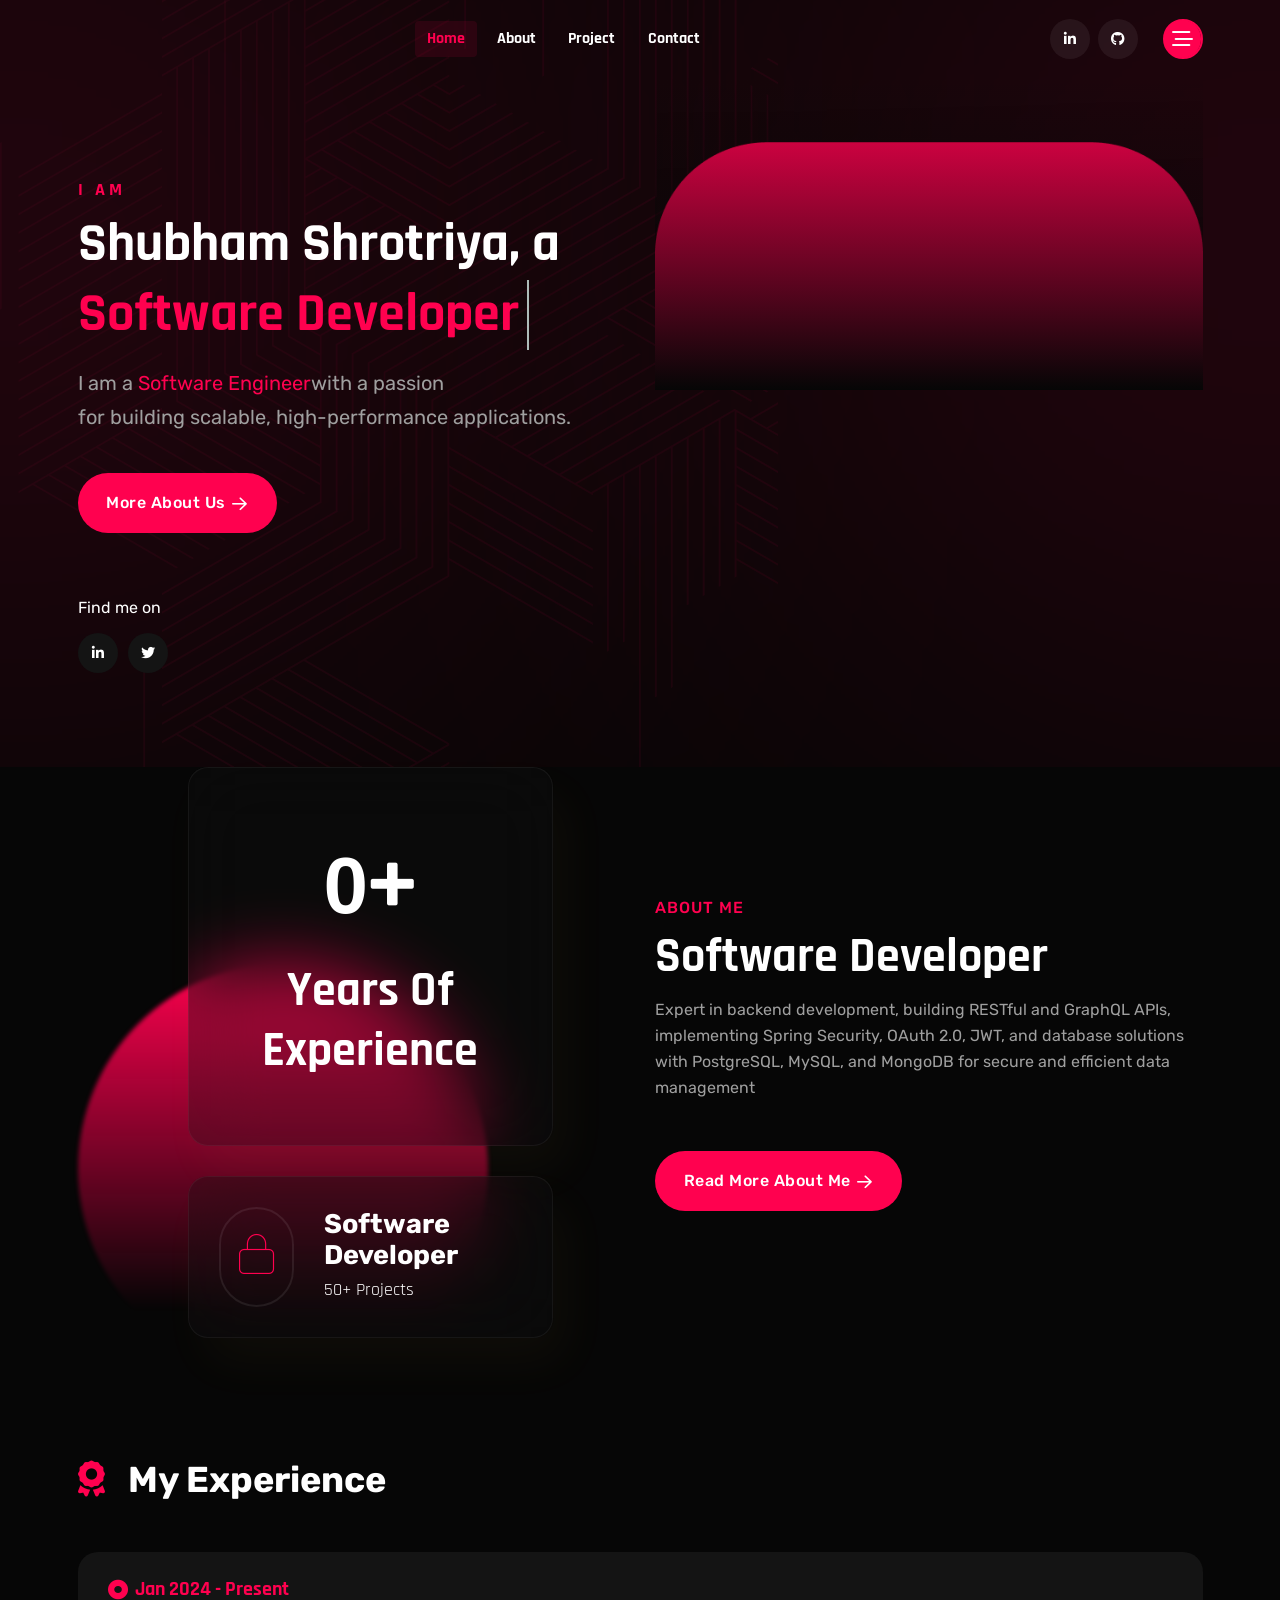
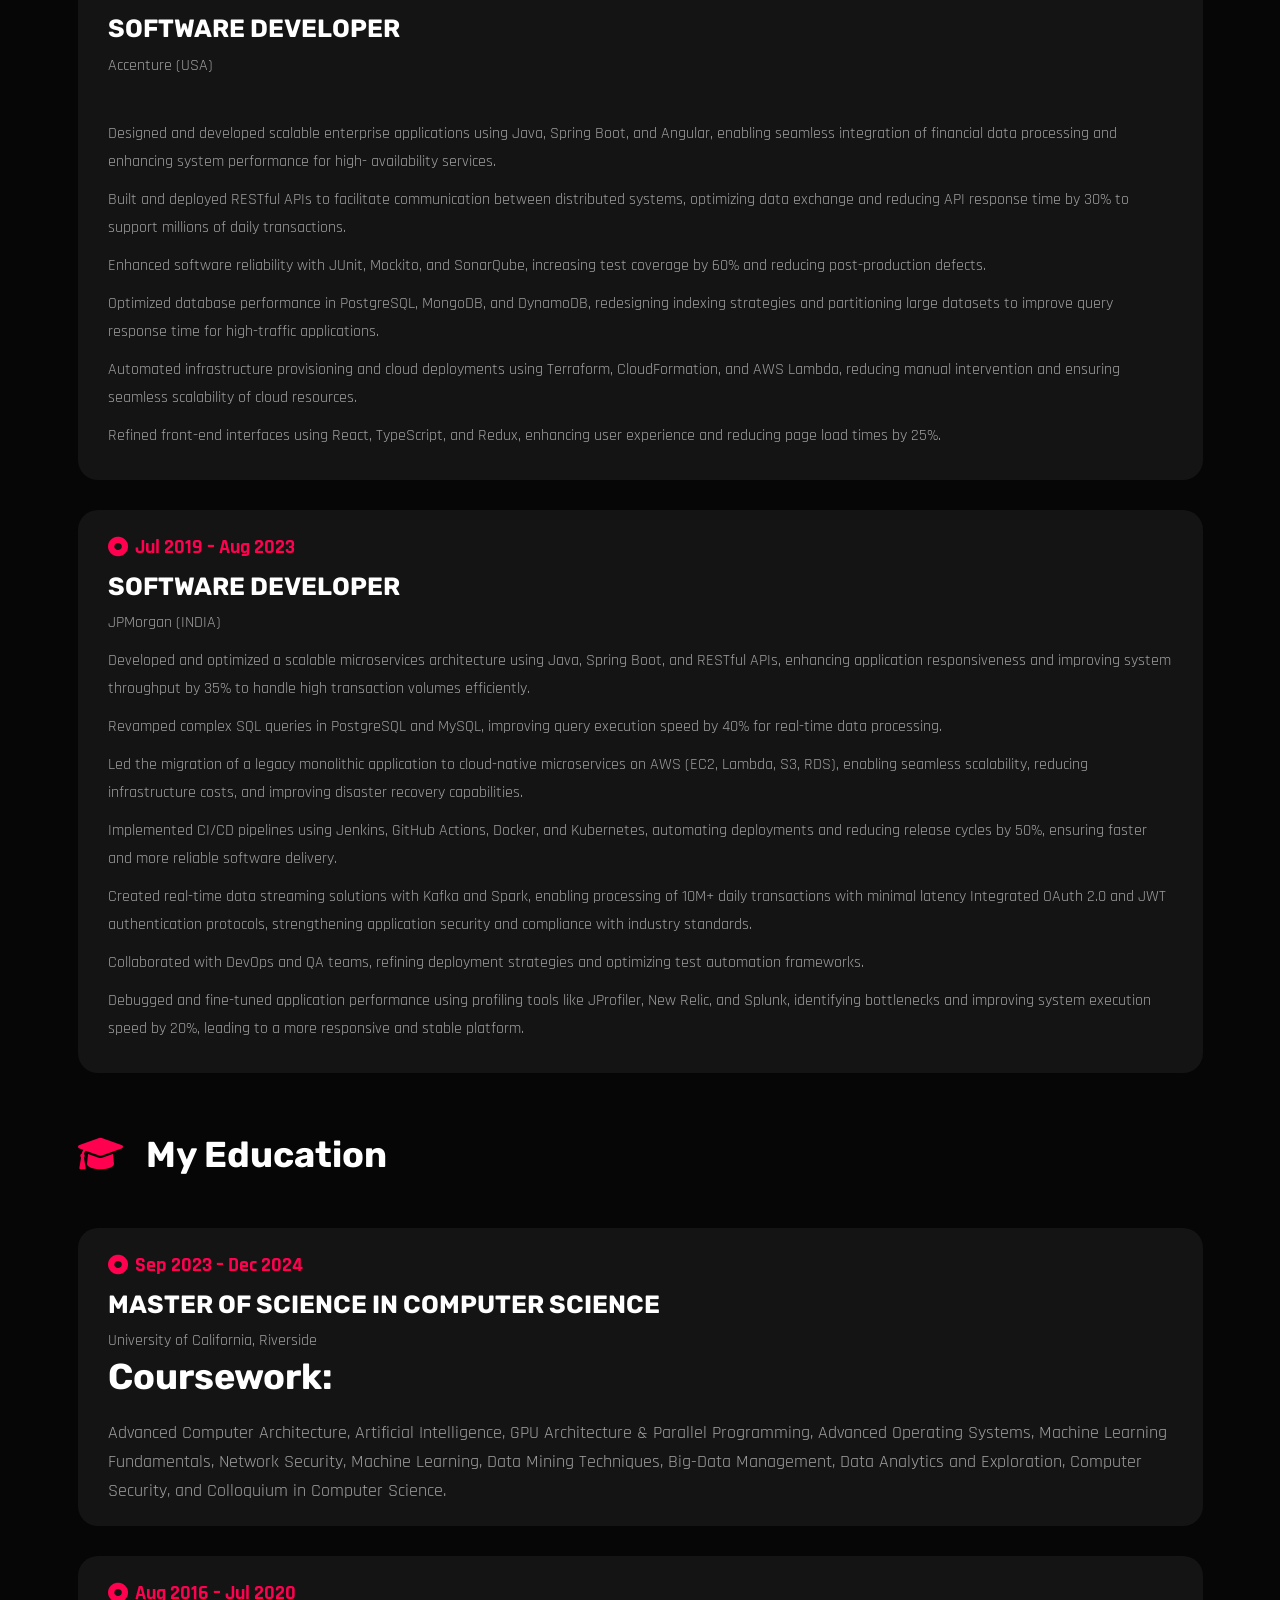
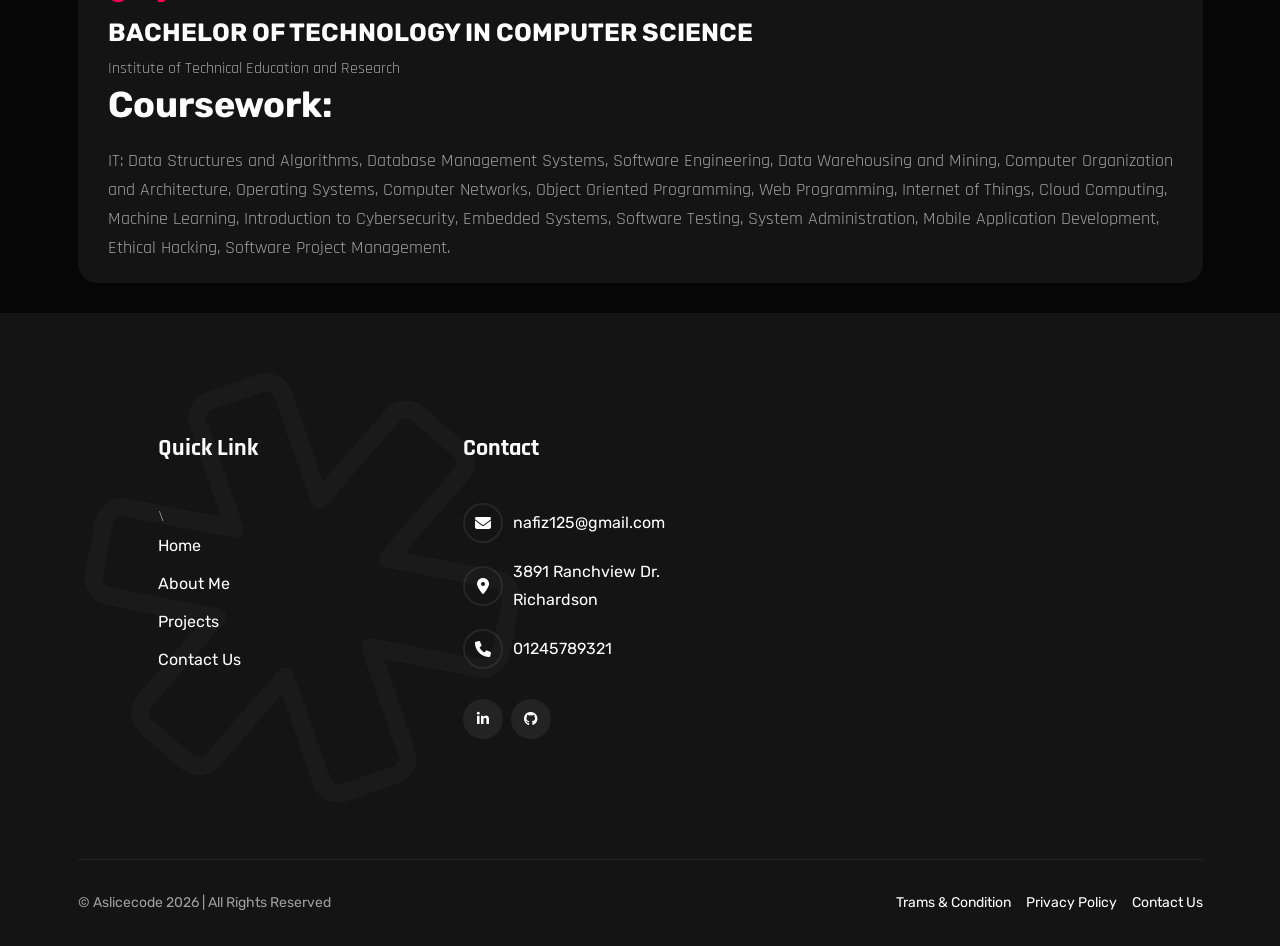
<file: index-02.html>
<!DOCTYPE html>
<html lang="en">

<head>
    <meta charset="UTF-8">
    <meta http-equiv="X-UA-Compatible" content="IE=edge">
    <meta name="viewport" content="width=device-width, initial-scale=1.0">
    <meta name="description"
        content="Reeni is a modern personal portfolio template for designers, developers, content writer, cleaner, programmer, fashion designer, model, Influencer and freelancers. Fully responsive, SEO-friendly, Bootstrap and easy to customize.">
    <link rel="shortcut icon" type="image/x-icon" href="assets/images/favicon.svg">
    <title> Shubham Shrotriya | Software Developer - Portfolio </title>
    <!-- Bootstrap min css -->
    <link rel="stylesheet" href="assets/css/vendor/fontawesome.css">
    <link rel="stylesheet" href="assets/css/plugins/swiper.css">
    <link rel="stylesheet" href="assets/css/plugins/odometer.css">
    <link rel="stylesheet" href="assets/css/vendor/animate.min.css">
    <link rel="stylesheet" href="assets/css/vendor/bootstrap.min.css">
    <!-- custom css -->
    <link rel="stylesheet" href="assets/css/style.css">
    <link rel="stylesheet" href="assets/css/style1.css">
</head>

<body>

    <!-- tpm-header-area start -->
    <header class="tmp-header-area-start header-one header--sticky header--transparent">
        <div class="container">
            <div class="row">
                <div class="col-lg-12">
                    <div class="header-content">
                        <div class="logo">
                            <a href="index.html">
                                <!-- <img class="logo-dark" src="assets/images/logo/white-logo-reeni.png" alt="Reeni - Personal Portfolio HTML Template for developers and freelancers">
                                <img class="logo-white" src="assets/images/logo/logo-white.png" alt="Reeni - Personal Portfolio HTML Template for developers and freelancers"> -->
                            </a>
                        </div>
                        <nav class="tmp-mainmenu-nav d-none d-xl-block">
                            <ul class="tmp-mainmenu">
                                <li>
                                    <a href="index-02.html">Home
                                    </a>
                                    <!-- <ul class="submenu">
            <li><a href="index.html">Home 01</a></li>
            <li><a href="index-02.html">Home 02</a></li>
            <li><a href="index-03.html">Home 03</a></li>
            <li><a href="index-04.html">Home 04</a></li>
            <li><a href="index-05.html">Home 05</a></li>
            <li><a href="index-06.html">Home 06</a></li>
            <li><a href="index-07.html">Home 07</a></li>
            <li><a href="index-08.html">Home 08</a></li>
            <li><a href="index-09.html">Home 09</a></li>
            <li><a href="index-10.html">Home 10</a></li>
            <li><a href="index-11.html">Home 11</a></li>
            <li><a href="index-12.html">Home 12</a></li>
            <li><a href="index-13.html">Home 13</a></li>
        </ul> -->
                                </li>
                                <li>
                                    <a href="about.html">About</a>
                                </li>



                                <!-- <li class="has-dropdown">
                                    <a href="#">Services
                                        <i class="fa-regular fa-chevron-down"></i>
                                    </a>
                                    <ul class="submenu">
                                        <li><a href="service.html">Service</a></li>
                                        <li><a href="service-details.html">Service Details</a></li>
                                    </ul>
                                </li> -->




                                <!-- <li class="has-dropdown">
                                    <a href="#">Blog
                                        <i class="fa-regular fa-chevron-down"></i>
                                    </a>
                                    <ul class="submenu">
                                        <li><a href="blog.html">Blog Classic</a></li>
                                        <li><a href="blog-details.html">Blog Details</a></li>
                                    </ul>
                                </li> -->




                                <li class="has-dropdown">
                                    <a href="project.html">Project
                                    </a>



                                    <!-- <ul class="submenu">
                                        <li><a href="project.html">Project</a></li>
                                        <li><a href="project-details.html">Project Details</a></li>
                                    </ul> -->







                                </li>
                                <li>
                                    <a href="contact.html">Contact</a>
                                </li>
                            </ul>

                        </nav>
                        <div class="tmp-header-right">
                            <div class="social-share-wrapper d-none d-md-block">
                                <div class="social-link">
                                    <a href="#"><i class="fa-brands fa-linkedin-in"></i></a>
                                    <a href="#"><i class="fa-brands fa-github"></i></i></a>
                                </div>
                            </div>
                            <div class="actions-area">
                                <div class="tmp-side-collups-area d-none d-xl-block">
                                    <button class="tmp-menu-bars tmp_button_active"><i
                                            class="fa-regular fa-bars-staggered"></i></button>
                                </div>
                                <div class="tmp-side-collups-area d-block d-xl-none">
                                    <button class="tmp-menu-bars humberger_menu_active"><i
                                            class="fa-regular fa-bars-staggered"></i></button>
                                </div>
                            </div>
                        </div>
                    </div>
                </div>
            </div>
        </div>
    </header>
    <!-- tpm-header-area end -->

    <div class="d-none d-xl-block">
        <div class="tmp-sidebar-area tmp_side_bar">
            <div class="inner">

                <div class="content-wrapper">
                    <div class="image-area-feature">
                        <a href="index.html">
                            <img src="assets/images/logo/man.png" alt="personal-logo">
                        </a>
                    </div>
                    <h5 class="title mt--30">Software Developer with around 5 years of experience in designing,
                        developing, and optimizing scalable applications.</h5>
                    <p class="disc">I am Shubham Shrotriya, a Software Engineer & Full-Stack Developer with a passion
                        for
                        building scalable, high-performance applications. With a Master’s in Computer Science from
                        UC Riverside, I specialize in backend development, cloud computing, and AI-driven
                        solutions.
                    </p>
                    <div class="short-contact-area">
                        <!-- single contact information -->
                        <div class="single-contact">
                            <i class="fa-solid fa-phone"></i>
                            <div class="information tmp-link-animation">
                                <span>Call Now</span>
                                <a href="#" class="number">+92 (8800) - 98670</a>
                            </div>
                        </div>
                        <!-- single contact information end -->

                        <!-- single contact information -->
                        <div class="single-contact">
                            <i class="fa-solid fa-envelope"></i>
                            <div class="information tmp-link-animation">
                                <span>Mail Us</span>
                                <a href="#" class="number">example@info.com</a>
                            </div>
                        </div>
                        <!-- single contact information end -->

                        <!-- single contact information -->
                        <div class="single-contact">
                            <i class="fa-solid fa-location-crosshairs"></i>
                            <div class="information tmp-link-animation">
                                <span>My Address</span>
                                <span class="number">66 Broklyant, New York 3269</span>
                            </div>
                        </div>
                        <!-- single contact information end -->
                    </div>
                    <!-- social area start -->
                    <div class="social-wrapper mt--20">
                        <span class="subtitle">find with me</span>
                        <div class="social-link">

                            <a href="#"><i class="fa-brands fa-linkedin-in"></i></a>
                            <a href="#"><i class="fa-brands fa-github"></i></a>
                        </div>
                    </div>
                    <!-- social area end -->
                </div>
            </div>
        </div>
        <a class="overlay_close_side_menu close_side_menu_active" href="javascript:void(0);"></a>
    </div>

    <div class="d-block d-xl-none">
        <div class="tmp-popup-mobile-menu">
            <div class="inner">
                <div class="header-top">
                    <div class="close-menu">
                        <button class="close-button tmp-round-action-btn">
                            <i class="fa-sharp fa-light fa-xmark"></i>
                        </button>
                    </div>
                </div>
                <ul class="tmp-mainmenu">
                    <li>
                        <a href="#">Home
                        </a>
                    </li>
                    <li>
                        <a href="about.html">About</a>
                    </li>

                    <li class="has-dropdown">
                        <a href="project.html">Project

                        </a>

                    </li>
                    <li>
                        <a href="contact.html">Contact</a>
                    </li>
                </ul>


                <div class="social-wrapper mt--40">
                    <span class="subtitle">find with me</span>
                    <div class="social-link">

                        <a href="#"><i class="fa-brands fa-linkedin-in"></i></a>

                        <a href="#"><i class="fa-brands fa-github"></i></a>
                    </div>
                </div>
                <!-- social area end -->



            </div>
        </div>
    </div>


    <!-- tmp banner area start -->
    <div class="rpp-banner-two-area">
        <div class="container">
            <div class="banner-two-main-wrapper">
                <div class="row align-items-center">
                    <div class="col-lg-6 order-lg-2">
                        <div class="banner-right-content">
                            <div class="main-img">
                                <div class="benner-two-bg-red-img">
                                    <img src="assets/images/banner/banner-user-image-two-red-bg.png" alt="red-img">
                                </div>
                            </div>
                        </div>
                    </div>
                    <div class="col-lg-6 order-lg-1 mt--100">
                        <div class="inner">
                            <span class="sub-title tmp-scroll-trigger tmp-fade-in animation-order-1">I am</span>
                            <h1 class="title tmp-scroll-trigger tmp-fade-in animation-order-2">
                                Shubham Shrotriya, a<br>
                                <span class="header-caption">
                                    <span class="cd-headline clip is-full-width">
                                        <span class="cd-words-wrapper">
                                            <b class="is-visible theme-gradient">Software Developer</b>
                                            <!-- <b class="is-hidden theme-gradient">Web Developer</b> -->
                                            <!-- <b class="is-hidden theme-gradient">UI/UX Designer</b> -->
                                            <!-- <b class="is-hidden theme-gradient">Stylish Model</b>
                                            <b class="is-hidden theme-gradient">Content Writer</b> -->
                                        </span>
                                    </span>
                                </span>
                            </h1>
                            <p class="disc tmp-scroll-trigger tmp-title-split tmp-fade-in animation-order-3"> I am a
                                <span>Software Engineer</span>with a passion <br>for
                                building scalable, high-performance applications.
                                <!-- <span>web
                                    developer </span> -->
                            </p>
                            <div class="button-area-banner-two tmp-scroll-trigger tmp-fade-in animation-order-4">

                                <a class="tmp-btn hover-icon-reverse radius-round" href="about.html">
                                    <span class="icon-reverse-wrapper">
                                        <span class="btn-text">More About Us</span>
                                        <span class="btn-icon"><i class="fa-sharp fa-regular fa-arrow-right"></i></span>
                                        <span class="btn-icon"><i class="fa-sharp fa-regular fa-arrow-right"></i></span>
                                    </span>
                                </a>
                            </div>
                            <div class="find-me-on tmp-scroll-trigger tmp-fade-in animation-order-5">
                                <h2 class="find-me-on-title">Find me on</h2>
                                <div class="social-link banner">

                                    <a href="#"><i class="fa-brands fa-linkedin-in"></i></a>
                                    <a href="#"><i class="fa-brands fa-twitter"></i></a>

                                </div>
                            </div>
                        </div>
                    </div>

                </div>
            </div>
        </div>
        <div class="banner-shape-two">
            <img src="assets/images/banner/banner-shape-two.png" alt="">
        </div>
    </div>
    <!-- tmp banner area end -->

    <!-- tmp text para start -->










    <!-- <div class="about-content-area">
        <div class="container tmp-section-gap">
            <div class="text-para-doc-wrap">
                <h2 class="text-para-documents tmp-scroll-trigger tmp-fade-in tmp-title-split-2 animation-order-1">A personal
                    <span>portfolio</span> is a collection of your work, that is aa
                    go achievements, and skills that highlights <span>web design</span> in your is abilities and
                    professional growth. It serves as A personal to a portfolio in <span>since 2009</span> a collection
                    of
                    your work
                </h2>
                <div class="right-bg-text-para">
                    <img src="assets/images/banner/right-bg-text-para-doc.png" alt="">
                </div>
                <div class="left-bg-text-para">
                    <img src="assets/images/banner/left-bg-text-para-doc.png" alt="">
                </div>
            </div>
        </div>
    </div> -->


















    <!-- tmp text para end -->

    <!-- tmp About Me Start -->
    <section class="about-us-area">
        <div class="container">
            <div class="row align-items-center">
                <div class="col-lg-6">
                    <div class="about-us-left-content-wrap bg-vactor-one">
                        <div class="years-of-experience-card tmp-scroll-trigger tmp-fade-in animation-order-1">
                            <h2 class="counter card-title"><span class="odometer" data-count="5">0</span>+
                            </h2>
                            <p class="card-para">years of experience</p>
                        </div>
                        <div class="design-card tmp-scroll-trigger tmp-fade-in animation-order-2">
                            <div class="design-card-img">
                                <div class="icon"><i class="fa-sharp fa-thin fa-lock"></i></div>
                            </div>
                            <div class="card-info">
                                <h3 class="card-title">Software Developer</h3>
                                <p class="card-para">50+ Projects</p>
                            </div>
                        </div>
                    </div>
                </div>
                <div class="col-lg-6">
                    <div class="about-us-right-content-wrap">
                        <div class="section-head text-align-left mb--50">
                            <div class="section-sub-title tmp-scroll-trigger tmp-fade-in animation-order-1">
                                <span class="subtitle">About Me</span>
                            </div>
                            <h2 class="title split-collab tmp-scroll-trigger tmp-fade-in animation-order-2">Software
                                Developer <br> </h2>
                            <p class="description tmp-scroll-trigger tmp-fade-in animation-order-3">Expert in backend
                                development, building RESTful and GraphQL APIs, implementing Spring Security, OAuth 2.0,
                                JWT, and
                                database solutions with PostgreSQL, MySQL, and MongoDB for secure and efficient data
                                management</p>
                        </div>



                        <!-- <div class="about-us-section-card row g-5">

                            <div class="col-lg-6 col-md-6 col-sm-6 col-12">
                                <div class="about-us-card tmponhover tmp-scroll-trigger tmp-fade-in animation-order-4">
                                    <div class="card-head">
                                        <div class="logo-img">
                                            <img src="assets/images/about/logo-1.svg" alt="logo">
                                        </div>
                                        <h3 class="card-title">Business Solutions</h3>
                                    </div>
                                    <p class="card-para">Each one showcases my approach and dedication to detail,
                                        creativity
                                    </p>
                                </div>
                            </div>

                            <div class="col-lg-6 col-md-6 col-sm-6 col-12">
                                <div class="about-us-card tmponhover tmp-scroll-trigger tmp-fade-in animation-order-5">
                                    <div class="card-head">
                                        <div class="logo-img">
                                            <img src="assets/images/about/logo-2.svg" alt="logo">
                                        </div>
                                        <h3 class="card-title">Profit Partners</h3>
                                    </div>
                                    <p class="card-para">Business consulting consul us to a provide expert advice
                                        businesses
                                    </p>
                                </div>
                            </div>

                        </div> -->


                        <div class="about-btn mt--40 tmp-scroll-trigger tmp-fade-in animation-order-6">
                            <a class="tmp-btn hover-icon-reverse radius-round" href="about.html">
                                <span class="icon-reverse-wrapper">
                                    <span class="btn-text">Read More About Me</span>
                                    <span class="btn-icon"><i class="fa-sharp fa-regular fa-arrow-right"></i></span>
                                    <span class="btn-icon"><i class="fa-sharp fa-regular fa-arrow-right"></i></span>
                                </span>
                            </a>
                        </div>
                    </div>
                </div>
            </div>
        </div>
    </section>
    <!-- tmp About Me end -->


    <section class="resume-section tmp-section-gapTop" id="resume-section">
        <div class="container">
            <div class="row">
                <div>
                    <div class="section-header mb--50 tmp-scroll-trigger tmp-fade-in animation-order-1">
                        <h2 class="section-title"><i class="fa-regular fa-award"></i> My Experience</h2>
                    </div>

                    <div class="resume-widget">
                        <div class="resume-single tmp-scroll-trigger tmp-fade-in animation-order-1">
                            <div class="time"><i class="fa-duotone fa-solid fa-circle-dot fa-fade mr--15"></i> Jan 2024
                                -
                                Present</div>
                            <h3 class="resume-title">Software Developer </h3>
                            <div class="institute">Accenture (USA)</div>
                            <p>
                            <ul>
                                <li>Designed and developed scalable enterprise applications using Java,
                                    Spring Boot, and Angular, enabling seamless integration of financial
                                    data processing and enhancing system performance for high-
                                    availability services.</li>

                                <li>Built and deployed RESTful APIs to facilitate communication between
                                    distributed systems, optimizing data exchange and reducing API
                                    response time by 30% to support millions of daily transactions.</li>

                                <li>Enhanced software reliability with JUnit, Mockito, and SonarQube,
                                    increasing test coverage by 60% and reducing post-production
                                    defects. </li>

                                <li>Optimized database performance in PostgreSQL, MongoDB, and
                                    DynamoDB, redesigning indexing strategies and partitioning large
                                    datasets to improve query response time for high-traffic applications.</li>

                                <li>Automated infrastructure provisioning and cloud deployments using
                                    Terraform, CloudFormation, and AWS Lambda, reducing manual
                                    intervention and ensuring seamless scalability of cloud resources.</li>

                                <li>Refined front-end interfaces using React, TypeScript, and Redux,
                                    enhancing user experience and reducing page load times by 25%. </li>
                            </ul>
                            </p>
                        </div>
                        <div class="resume-single tmp-scroll-trigger tmp-fade-in animation-order-2">
                            <div class="time"><i class="fa-duotone fa-solid fa-circle-dot fa-fade mr--15"></i> Jul 2019
                                – Aug 2023</div>
                            <h3 class="resume-title">Software Developer</h3>
                            <div class="institute">JPMorgan (INDIA)</div>
                            <ul>
                                <li>Developed and optimized a scalable microservices architecture using
                                    Java, Spring Boot, and RESTful APIs, enhancing application
                                    responsiveness and improving system throughput by 35% to handle
                                    high transaction volumes efficiently.</li>

                                <li>Revamped complex SQL queries in PostgreSQL and MySQL, improving
                                    query execution speed by 40% for real-time data processing. </li>

                                <li>Led the migration of a legacy monolithic application to cloud-native
                                    microservices on AWS (EC2, Lambda, S3, RDS), enabling seamless
                                    scalability, reducing infrastructure costs, and improving disaster
                                    recovery capabilities.</li>

                                <li>Implemented CI/CD pipelines using Jenkins, GitHub Actions, Docker,
                                    and Kubernetes, automating deployments and reducing release cycles
                                    by 50%, ensuring faster and more reliable software delivery.</li>

                                <li> Created real-time data streaming solutions with Kafka and Spark,
                                    enabling processing of 10M+ daily transactions with minimal latency
                                    Integrated OAuth 2.0 and JWT authentication protocols, strengthening
                                    application security and compliance with industry standards. </li>

                                <li>Collaborated with DevOps and QA teams, refining deployment
                                    strategies and optimizing test automation frameworks. </li>

                                <li>Debugged and fine-tuned application performance using profiling tools
                                    like JProfiler, New Relic, and Splunk, identifying bottlenecks and
                                    improving system execution speed by 20%, leading to a more
                                    responsive and stable platform.</li>
                            </ul>
                        </div>


                        <!-- <div class="resume-single tmp-scroll-trigger tmp-fade-in animation-order-3">
                            <div class="time"><i class="fa-duotone fa-solid fa-circle-dot fa-fade mr--15"></i> 2020 -
                                2022</div>
                            <h3 class="resume-title">UI Designer</h3>
                            <div class="institute">Tech Design Company</div>
                        </div>
                        <div class="resume-single mb--0 tmp-scroll-trigger tmp-fade-in animation-order-4">
                            <div class="time"><i class="fa-duotone fa-solid fa-circle-dot fa-fade mr--15"></i> 2016 -
                                2019</div>
                            <h3 class="resume-title">Intern UI/UX Designer</h3>
                            <div class="institute">USA Web Company</div>
                        </div> -->



                    </div>
                </div>

                <div>
                    <div class="section-header mb--50 tmp-scroll-trigger tmp-fade-in animation-order-1">
                        <h2 class="section-title"> <i class="fa-regular fa-graduation-cap"></i> My Education</h2>
                    </div>

                    <div class="resume-widget">
                        <div class="resume-single tmp-scroll-trigger tmp-fade-in animation-order-1">
                            <div class="time"><i class="fa-duotone fa-solid fa-circle-dot fa-fade mr--15"></i> Sep 2023
                                – Dec 2024</div>
                            <h3 class="resume-title">Master of Science in Computer Science</h3>
                            <div class="institute">University of California, Riverside</div>
                            <h2>Coursework:</h2>
                            <p> Advanced Computer Architecture, Artificial Intelligence, GPU
                                Architecture & Parallel Programming, Advanced Operating
                                Systems, Machine Learning Fundamentals, Network Security,
                                Machine Learning, Data Mining Techniques, Big-Data
                                Management, Data

                                Analytics and Exploration, Computer Security, and Colloquium in
                                Computer Science.</p>
                        </div>
                        <div class="resume-single tmp-scroll-trigger tmp-fade-in animation-order-2">
                            <div class="time"><i class="fa-duotone fa-solid fa-circle-dot fa-fade mr--15"></i> Aug 2016
                                – Jul 2020</div>
                            <h3 class="resume-title">Bachelor of Technology in Computer Science</h3>
                            <div class="institute">Institute of Technical Education and Research</div>
                            <h2>Coursework:</h2>
                            <p> IT: Data Structures and Algorithms, Database Management Systems, Software

                                Engineering, Data Warehousing and Mining, Computer Organization and

                                Architecture, Operating Systems, Computer Networks, Object Oriented

                                Programming, Web Programming, Internet of Things, Cloud Computing,

                                Machine Learning, Introduction to Cybersecurity, Embedded Systems, Software

                                Testing, System Administration, Mobile Application Development, Ethical

                                Hacking, Software Project Management.

                            </p>
                        </div>
                        <!-- <div class="resume-single tmp-scroll-trigger tmp-fade-in animation-order-3">
                            <div class="time"><i class="fa-duotone fa-solid fa-circle-dot fa-fade mr--15"></i> 2012 -
                                2015</div>
                            <h3 class="resume-title">Web design course</h3>
                            <div class="institute">University of California</div>
                        </div>
                        <div class="resume-single mb--0 tmp-scroll-trigger tmp-fade-in animation-order-4">
                            <div class="time"><i class="fa-duotone fa-solid fa-circle-dot fa-fade mr--15"></i> 2010 -
                                2011</div>
                            <h3 class="resume-title">Design &amp; Technology</h3>
                            <div class="institute">Parsons, The New School</div>
                        </div> -->
                    </div>
                </div>
            </div>
        </div>
    </section>

    <!-- tmp skill area start -->

    <!-- Start Single Progress Charts -->






 

    <!-- <div class="skillandprofiencies">
        <h1>TECHNICAL SKILLS</h1>
        <ul>

            <li> <span class="text-deco">Programming Languages & Frameworks:</span> C++, Java, Python, JavaScript,
                React, Node.Js, Spring Boot,
                Express.Js, Angular.Js, Django</li>
            <li> <span class="text-deco">Database Management:</span> SQL, MongoDB, PostgreSQL, MySQL <br></li>
            <li> <span class="text-deco">Cloud Platforms & DevOps:</span> AWS, Azure, Docker, Kubernetes<br></li>
            <li> <span class="text-deco"> Frontend & UI/UX Development:</span> HTML5, CSS3, Bootstrap,Tailwind<br></li>
            <li> <span class="text-deco"> Development & Integration:</span> RESTful APIs, GraphQL<br></li>
            <li> <span class="text-deco">Version Control Systems:</span> Git, GitHub, GitLab<br></li>
            <li> <span class="text-deco">Software Testing & Debugging:</span> JUnit, Jest, Mocha<br></li>
            <li> <span class="text-deco">Agile & Project Management:</span> JIRA, Trello, Scrum, Kanban Performance
                Optimization: Algorithm efficiency,
                Data structures</li>

        </ul>
    </div> -->



    <!-- End Single Progress Charts -->



    <footer class="footer-area footer-style-one-wrapper  tmp-section-gap">
        <div class="container">
            <div class="footer-main footer-style-one">
                <div class="row g-5">
               
                    <div class="col-lg-4 col-md-6">
                        <div class="single-footer-wrapper quick-link-wrap">
                            <h5 class="ft-title">Quick Link</h5>
                            <ul class="ft-link tmp-link-animation">\
                                <li>
                                    <a href="index-02.html">Home</a>
                                </li>
                                <li>
                                    <a href="about.html">About Me</a>
                                </li>
                                <li>
                                    <a href="project.html">Projects</a>
                                </li>
                                <li>
                                    <a href="contact.html">Contact Us</a>
                                </li>
                            </ul>
                        </div>
                    </div>
                    <div class="col-lg-3 col-md-6">
                        <div class="single-footer-wrapper contact-wrap">
                            <h5 class="ft-title">Contact </h5>
                            <ul class="ft-link tmp-link-animation">
                                <li><span class="ft-icon"><i class="fa-solid fa-envelope"></i></span><a href="#">nafiz125@gmail.com</a></li>
                                <li><span class="ft-icon"><i class="fa-solid fa-location-dot"></i></span>3891
                                    Ranchview Dr. Richardson</li>
                                <li><span class="ft-icon"><i class="fa-solid fa-phone"></i></span><a href="#">01245789321</a></li>
                            </ul>
                            <div class="social-link footer">
                               
                                <a href="#"><i class="fa-brands fa-linkedin-in"></i></a>
                                <a href="#"><i class="fa-brands fa-github"></i></a>
                            </div>
                        </div>
                    </div>
                </div>
            </div>
        </div>
        <div class="footer-bg-img">
            <img src="assets/images/footer/footer-bg-img.png" alt="footer-img">
        </div>
    </footer>

    <div class="copyright-area-one">
        <div class="container">
            <div class="row">
                <div class="col-lg-12">
                    <div class="main-wrapper tmp-scroll-trigger animation-order-1">
                        <p class="copy-right-para">© Aslicecode
                            <script>
                                document.write(new Date().getFullYear())
                            </script> | All Rights Reserved
                        </p>
                        <ul class="tmp-link-animation">
                            <li><a href="#">Trams & Condition</a></li>
                            <li><a href="#">Privacy Policy</a></li>
                            <li><a href="#">Contact Us</a></li>
                        </ul>
                    </div>
                </div>
            </div>
        </div>
    </div>
    <!-- End Footer Area  -->


    <!-- ready chatting option via email -->

    <!-- ready chatting option via email end -->
    <!-- progress area start -->
    <div class="scrollToTop" style="display: block;">
        <div class="arrowUp">
            <i class="fa-light fa-arrow-up"></i>
        </div>
        <div class="water" style="transform: translate(0px, 87%);">
            <svg viewBox="0 0 560 20" class="water_wave water_wave_back">
                <use xlink:href="#wave"></use>
            </svg>
            <svg viewBox="0 0 560 20" class="water_wave water_wave_front">
                <use xlink:href="#wave"></use>
            </svg>
            <svg version="1.1" xmlns="http://www.w3.org/2000/svg" xmlns:xlink="http://www.w3.org/1999/xlink"
                viewBox="0 0 560 20" style="display: none;">
                <symbol id="wave">
                    <path
                        d="M420,20c21.5-0.4,38.8-2.5,51.1-4.5c13.4-2.2,26.5-5.2,27.3-5.4C514,6.5,518,4.7,528.5,2.7c7.1-1.3,17.9-2.8,31.5-2.7c0,0,0,0,0,0v20H420z"
                        fill="#FF014F"></path>
                    <path
                        d="M420,20c-21.5-0.4-38.8-2.5-51.1-4.5c-13.4-2.2-26.5-5.2-27.3-5.4C326,6.5,322,4.7,311.5,2.7C304.3,1.4,293.6-0.1,280,0c0,0,0,0,0,0v20H420z"
                        fill="#FF014F"></path>
                    <path
                        d="M140,20c21.5-0.4,38.8-2.5,51.1-4.5c13.4-2.2,26.5-5.2,27.3-5.4C234,6.5,238,4.7,248.5,2.7c7.1-1.3,17.9-2.8,31.5-2.7c0,0,0,0,0,0v20H140z"
                        fill="#FF014F"></path>
                    <path
                        d="M140,20c-21.5-0.4-38.8-2.5-51.1-4.5c-13.4-2.2-26.5-5.2-27.3-5.4C46,6.5,42,4.7,31.5,2.7C24.3,1.4,13.6-0.1,0,0c0,0,0,0,0,0l0,20H140z"
                        fill="#FF014F"></path>
                </symbol>
            </svg>

        </div>
    </div>
    <!-- progress area end -->
    <!-- <div class="tmp-right-demo">
    <button class="demo-button">
        <p class="mb--0">48</p>
        <span class="text">Demos</span>
    </button>
</div> -->




    <div class="demo-modal-area">
        <div class="wrapper">
            <div class="tmp-modal-inner">
                <div class="close-icon">
                    <button class="demo-close-btn"><span><i class="fa-sharp fa-light fa-xmark"></i></span></button>
                </div>
                <div class="demo-top text-center">
                    <h4 class="title">Reeni</h4>
                    <p class="subtitle">A personal portfolio website is your digital resume—a place to showcase your
                        work,
                        skills, and achievements.</p>
                </div>
                <ul class="popuptab-area nav nav-tabs" id="popuptab" role="tablist">
                    <li class="nav-item">
                        <a class="nav-link active demo-dark" id="demodark-tab" data-bs-toggle="tab" href="#demodark"
                            role="tab" aria-controls="demodark" aria-selected="true">Dark Demo</a>
                    </li>
                    <li class="nav-item">
                        <a class="nav-link demo-light" id="demolight-tab" data-bs-toggle="tab" href="#demolight"
                            role="tab" aria-controls="demolight" aria-selected="false">Light Demo</a>
                    </li>
                </ul>
                <div class="tab-content" id="popuptabContent">
                    <div class="tab-pane show active" id="demodark" role="tabpanel" aria-labelledby="demodark-tab">
                        <div class="content">
                            <div class="row">

                                <!-- Start Single Content  -->
                                <div class="col-lg-4 col-md-6 col-12">
                                    <div class="single-demo">
                                        <div class="inner">
                                            <div class="thumbnail">
                                                <a href="index.html">
                                                    <img class="w-100" src="assets/images/demo/home-1.png"
                                                        alt="Personal Portfolio">
                                                    <span class="overlay-content">
                                                        <span class="overlay-text">View Demo <i
                                                                class="feather-external-link"></i></span>
                                                    </span>
                                                </a>
                                            </div>
                                            <div class="inner">
                                                <h3 class="title"><a href="index.html">Main Demo</a></h3>
                                            </div>
                                        </div>
                                    </div>
                                </div>
                                <!-- End Single Content  -->

                                <!-- Start Single Content  -->
                                <div class="col-lg-4 col-md-6 col-12">
                                    <div class="single-demo">
                                        <div class="inner">
                                            <div class="thumbnail">
                                                <a href="index-02.html">
                                                    <img class="w-100" src="assets/images/demo/home-2.png"
                                                        alt="Personal Portfolio">
                                                    <span class="overlay-content">
                                                        <span class="overlay-text">View Demo <i
                                                                class="feather-external-link"></i></span>
                                                    </span>
                                                </a>
                                            </div>
                                            <div class="inner">
                                                <h3 class="title"><a href="index-02.html">Demo 02</a></h3>
                                            </div>
                                        </div>
                                    </div>
                                </div>
                                <!-- End Single Content  -->

                                <!-- Start Single Content  -->
                                <div class="col-lg-4 col-md-6 col-12">
                                    <div class="single-demo">
                                        <div class="inner">
                                            <div class="thumbnail">
                                                <a href="index-03.html">
                                                    <img class="w-100" src="assets/images/demo/home-3.png"
                                                        alt="Personal Portfolio">
                                                    <span class="overlay-content">
                                                        <span class="overlay-text">View Demo <i
                                                                class="feather-external-link"></i></span>
                                                    </span>
                                                </a>
                                            </div>
                                            <div class="inner">
                                                <h3 class="title"><a href="index-03.html">Demo 03</a></h3>
                                            </div>
                                        </div>
                                    </div>
                                </div>
                                <!-- End Single Content  -->

                                <!-- Start Single Content  -->
                                <div class="col-lg-4 col-md-6 col-12">
                                    <div class="single-demo">
                                        <div class="inner">
                                            <div class="thumbnail">
                                                <a href="index-04.html">
                                                    <img class="w-100" src="assets/images/demo/home-4.png"
                                                        alt="Personal Portfolio">
                                                    <span class="overlay-content">
                                                        <span class="overlay-text">View Demo <i
                                                                class="feather-external-link"></i></span>
                                                    </span>
                                                </a>
                                            </div>
                                            <div class="inner">
                                                <h3 class="title"><a href="index-04.html">Demo 04</a></h3>
                                            </div>
                                        </div>
                                    </div>
                                </div>
                                <!-- End Single Content  -->

                                <!-- Start Single Content  -->
                                <div class="col-lg-4 col-md-6 col-12">
                                    <div class="single-demo">
                                        <div class="inner">
                                            <div class="thumbnail">
                                                <a href="index-05.html">
                                                    <img class="w-100" src="assets/images/demo/home-5.png"
                                                        alt="Personal Portfolio">
                                                    <span class="overlay-content">
                                                        <span class="overlay-text">View Demo <i
                                                                class="feather-external-link"></i></span>
                                                    </span>
                                                </a>
                                            </div>
                                            <div class="inner">
                                                <h3 class="title"><a href="index-05.html">Demo 05</a></h3>
                                            </div>
                                        </div>
                                    </div>
                                </div>
                                <!-- End Single Content  -->

                                <!-- Start Single Content  -->
                                <div class="col-lg-4 col-md-6 col-12">
                                    <div class="single-demo">
                                        <div class="inner">
                                            <div class="thumbnail">
                                                <a href="index-06.html">
                                                    <img class="w-100" src="assets/images/demo/home-6.png"
                                                        alt="Personal Portfolio">
                                                    <span class="overlay-content">
                                                        <span class="overlay-text">View Demo <i
                                                                class="feather-external-link"></i></span>
                                                    </span>
                                                </a>
                                            </div>
                                            <div class="inner">
                                                <h3 class="title"><a href="index-06.html">Demo 06</a></h3>
                                            </div>
                                        </div>
                                    </div>
                                </div>
                                <!-- End Single Content  -->

                                <!-- Start Single Content  -->
                                <div class="col-lg-4 col-md-6 col-12">
                                    <div class="single-demo">
                                        <div class="inner">
                                            <div class="thumbnail">
                                                <a href="index-07.html">
                                                    <img class="w-100" src="assets/images/demo/home-7.png"
                                                        alt="Personal Portfolio">
                                                    <span class="overlay-content">
                                                        <span class="overlay-text">View Demo <i
                                                                class="feather-external-link"></i></span>
                                                    </span>
                                                </a>
                                            </div>
                                            <div class="inner">
                                                <h3 class="title"><a href="index-07.html">Demo 07</a></h3>
                                            </div>
                                        </div>
                                    </div>
                                </div>
                                <!-- End Single Content  -->

                                <!-- Start Single Content  -->
                                <div class="col-lg-4 col-md-6 col-12">
                                    <div class="single-demo">
                                        <div class="inner">
                                            <div class="thumbnail">
                                                <a href="index-08.html">
                                                    <img class="w-100" src="assets/images/demo/home-8.png"
                                                        alt="Personal Portfolio">
                                                    <span class="overlay-content">
                                                        <span class="overlay-text">View Demo <i
                                                                class="feather-external-link"></i></span>
                                                    </span>
                                                </a>
                                            </div>
                                            <div class="inner">
                                                <h3 class="title"><a href="index-08.html">Demo 08</a></h3>
                                            </div>
                                        </div>
                                    </div>
                                </div>
                                <!-- End Single Content  -->

                                <!-- Start Single Content  -->
                                <div class="col-lg-4 col-md-6 col-12">
                                    <div class="single-demo">
                                        <div class="inner">
                                            <div class="thumbnail">
                                                <a href="index-09.html">
                                                    <img class="w-100" src="assets/images/demo/home-9.png"
                                                        alt="Personal Portfolio">
                                                    <span class="overlay-content">
                                                        <span class="overlay-text">View Demo <i
                                                                class="feather-external-link"></i></span>
                                                    </span>
                                                </a>
                                            </div>
                                            <div class="inner">
                                                <h3 class="title"><a href="index-09.html">Demo 09</a></h3>
                                            </div>
                                        </div>
                                    </div>
                                </div>
                                <!-- End Single Content  -->

                                <!-- Start Single Content  -->
                                <div class="col-lg-4 col-md-6 col-12">
                                    <div class="single-demo">
                                        <div class="inner">
                                            <div class="thumbnail">
                                                <a href="index-10.html">
                                                    <img class="w-100" src="assets/images/demo/home-10.png"
                                                        alt="Personal Portfolio">
                                                    <span class="overlay-content">
                                                        <span class="overlay-text">View Demo <i
                                                                class="feather-external-link"></i></span>
                                                    </span>
                                                </a>
                                            </div>
                                            <div class="inner">
                                                <h3 class="title"><a href="index-10.html">Demo 10</a></h3>
                                            </div>
                                        </div>
                                    </div>
                                </div>
                                <!-- End Single Content  -->

                                <!-- Start Single Content  -->
                                <div class="col-lg-4 col-md-6 col-12">
                                    <div class="single-demo">
                                        <div class="inner">
                                            <div class="thumbnail">
                                                <a href="index-11.html">
                                                    <img class="w-100" src="assets/images/demo/home-11.png"
                                                        alt="Personal Portfolio">
                                                    <span class="overlay-content">
                                                        <span class="overlay-text">View Demo <i
                                                                class="feather-external-link"></i></span>
                                                    </span>
                                                </a>
                                            </div>
                                            <div class="inner">
                                                <h3 class="title"><a href="index-11.html">Demo 11</a></h3>
                                            </div>
                                        </div>
                                    </div>
                                </div>
                                <!-- End Single Content  -->

                                <!-- Start Single Content  -->
                                <div class="col-lg-4 col-md-6 col-12">
                                    <div class="single-demo">
                                        <div class="inner">
                                            <div class="thumbnail">
                                                <a href="index-12.html">
                                                    <img class="w-100" src="assets/images/demo/home-12.png"
                                                        alt="Personal Portfolio">
                                                    <span class="overlay-content">
                                                        <span class="overlay-text">View Demo <i
                                                                class="feather-external-link"></i></span>
                                                    </span>
                                                </a>
                                            </div>
                                            <div class="inner">
                                                <h3 class="title"><a href="index-12.html">Demo 12</a></h3>
                                            </div>
                                        </div>
                                    </div>
                                </div>
                                <!-- End Single Content  -->

                                <!-- Start Single Content  -->
                                <div class="col-lg-4 col-md-6 col-12">
                                    <div class="single-demo">
                                        <div class="inner">
                                            <div class="thumbnail">
                                                <a href="index-13.html">
                                                    <img class="w-100" src="assets/images/demo/home-13.png"
                                                        alt="Personal Portfolio">
                                                    <span class="overlay-content">
                                                        <span class="overlay-text">View Demo <i
                                                                class="feather-external-link"></i></span>
                                                    </span>
                                                </a>
                                            </div>
                                            <div class="inner">
                                                <h3 class="title"><a href="index-13.html">Demo 13</a></h3>
                                            </div>
                                        </div>
                                    </div>
                                </div>
                                <!-- End Single Content  -->

                                <!-- Start Single Content  -->
                                <div class="col-lg-4 col-md-6 col-12">
                                    <div class="single-demo">
                                        <div class="inner">
                                            <div class="thumbnail">
                                                <a href="index-14.html">
                                                    <img class="w-100" src="assets/images/demo/home-14.png"
                                                        alt="Personal Portfolio">
                                                    <span class="overlay-content">
                                                        <span class="overlay-text">View Demo <i
                                                                class="feather-external-link"></i></span>
                                                    </span>
                                                </a>
                                            </div>
                                            <div class="inner">
                                                <h3 class="title"><a href="index-14.html">Demo 14</a></h3>
                                            </div>
                                        </div>
                                    </div>
                                </div>
                                <!-- End Single Content  -->

                                <!-- Start Single Content  -->
                                <div class="col-lg-4 col-md-6 col-12">
                                    <div class="single-demo">
                                        <div class="inner">
                                            <div class="thumbnail">
                                                <a href="index-15.html">
                                                    <img class="w-100" src="assets/images/demo/home-15.png"
                                                        alt="Personal Portfolio">
                                                    <span class="overlay-content">
                                                        <span class="overlay-text">View Demo <i
                                                                class="feather-external-link"></i></span>
                                                    </span>
                                                </a>
                                            </div>
                                            <div class="inner">
                                                <h3 class="title"><a href="index-15.html">Demo 15</a></h3>
                                            </div>
                                        </div>
                                    </div>
                                </div>
                                <!-- End Single Content  -->
                                <!-- Start Single Content  -->
                                <div class="col-lg-4 col-md-6 col-12">
                                    <div class="single-demo">
                                        <div class="inner">
                                            <div class="thumbnail">
                                                <a href="index-16.html">
                                                    <img class="w-100" src="assets/images/demo/home-16.png"
                                                        alt="Personal Portfolio">
                                                    <span class="overlay-content">
                                                        <span class="overlay-text">View Demo <i
                                                                class="feather-external-link"></i></span>
                                                    </span>
                                                </a>
                                            </div>
                                            <div class="inner">
                                                <h3 class="title"><a href="index-16.html">Demo 16</a></h3>
                                            </div>
                                        </div>
                                    </div>
                                </div>
                                <!-- End Single Content  -->
                                <!-- Start Single Content  -->
                                <div class="col-lg-4 col-md-6 col-12">
                                    <div class="single-demo">
                                        <div class="inner">
                                            <div class="thumbnail">
                                                <a href="index-17.html">
                                                    <img class="w-100" src="assets/images/demo/home-17.png"
                                                        alt="Personal Portfolio">
                                                    <span class="overlay-content">
                                                        <span class="overlay-text">View Demo <i
                                                                class="feather-external-link"></i></span>
                                                    </span>
                                                </a>
                                            </div>
                                            <div class="inner">
                                                <h3 class="title"><a href="index-17.html">Demo 17</a></h3>
                                            </div>
                                        </div>
                                    </div>
                                </div>
                                <!-- End Single Content  -->
                                <!-- Start Single Content  -->
                                <div class="col-lg-4 col-md-6 col-12">
                                    <div class="single-demo">
                                        <div class="inner">
                                            <div class="thumbnail">
                                                <a href="index-18.html">
                                                    <img class="w-100" src="assets/images/demo/home-18.png"
                                                        alt="Personal Portfolio">
                                                    <span class="overlay-content">
                                                        <span class="overlay-text">View Demo <i
                                                                class="feather-external-link"></i></span>
                                                    </span>
                                                </a>
                                            </div>
                                            <div class="inner">
                                                <h3 class="title"><a href="index-18.html">Demo 18</a></h3>
                                            </div>
                                        </div>
                                    </div>
                                </div>
                                <!-- End Single Content  -->
                                <!-- Start Single Content  -->
                                <div class="col-lg-4 col-md-6 col-12">
                                    <div class="single-demo">
                                        <div class="inner">
                                            <div class="thumbnail">
                                                <a href="index-19.html">
                                                    <img class="w-100" src="assets/images/demo/home-19.png"
                                                        alt="Personal Portfolio">
                                                    <span class="overlay-content">
                                                        <span class="overlay-text">View Demo <i
                                                                class="feather-external-link"></i></span>
                                                    </span>
                                                </a>
                                            </div>
                                            <div class="inner">
                                                <h3 class="title"><a href="index-19.html">Demo 19</a></h3>
                                            </div>
                                        </div>
                                    </div>
                                </div>
                                <!-- End Single Content  -->
                                <!-- Start Single Content  -->
                                <div class="col-lg-4 col-md-6 col-12">
                                    <div class="single-demo">
                                        <div class="inner">
                                            <div class="thumbnail">
                                                <a href="index-20.html">
                                                    <img class="w-100" src="assets/images/demo/home-20.png"
                                                        alt="Personal Portfolio">
                                                    <span class="overlay-content">
                                                        <span class="overlay-text">View Demo <i
                                                                class="feather-external-link"></i></span>
                                                    </span>
                                                </a>
                                            </div>
                                            <div class="inner">
                                                <h3 class="title"><a href="index-20.html">Demo 20</a></h3>
                                            </div>
                                        </div>
                                    </div>
                                </div>
                                <!-- End Single Content  -->
                                <!-- Start Single Content  -->
                                <div class="col-lg-4 col-md-6 col-12">
                                    <div class="single-demo">
                                        <div class="inner">
                                            <div class="thumbnail">
                                                <a href="#">
                                                    <img class="w-100" src="assets/images/demo/coming-soon.png"
                                                        alt="Personal Portfolio">
                                                    <span class="overlay-content">
                                                        <span class="overlay-text">View Demo <i
                                                                class="feather-external-link"></i></span>
                                                    </span>
                                                </a>
                                            </div>
                                            <div class="inner">
                                                <h3 class="title"><a href="#">Demo 21</a></h3>
                                            </div>
                                        </div>
                                    </div>
                                </div>
                                <!-- End Single Content  -->



                            </div>
                        </div>
                    </div>


                    <div class="tab-pane" id="demolight" role="tabpanel" aria-labelledby="demolight-tab">
                        <div class="content">
                            <div class="row">

                                <!-- Start Single Content  -->
                                <div class="col-lg-4 col-md-6 col-12">
                                    <div class="single-demo">
                                        <div class="inner">
                                            <div class="thumbnail">
                                                <a href="index-white.html">
                                                    <img class="w-100" src="assets/images/demo/home-1-white.png"
                                                        alt="Personal Portfolio">
                                                    <span class="overlay-content">
                                                        <span class="overlay-text">View Demo <i
                                                                class="feather-external-link"></i></span>
                                                    </span>
                                                </a>
                                            </div>
                                            <div class="inner">
                                                <h3 class="title"><a href="index-white.html">Main Demo</a></h3>
                                            </div>
                                        </div>
                                    </div>
                                </div>
                                <!-- End Single Content  -->

                                <!-- Start Single Content  -->
                                <div class="col-lg-4 col-md-6 col-12">
                                    <div class="single-demo">
                                        <div class="inner">
                                            <div class="thumbnail">
                                                <a href="index-02-white.html">
                                                    <img class="w-100" src="assets/images/demo/home-2-white.png"
                                                        alt="Personal Portfolio">
                                                    <span class="overlay-content">
                                                        <span class="overlay-text">View Demo <i
                                                                class="feather-external-link"></i></span>
                                                    </span>
                                                </a>
                                            </div>
                                            <div class="inner">
                                                <h3 class="title"><a href="index-02-white.html">Demo 02</a></h3>
                                            </div>
                                        </div>
                                    </div>
                                </div>
                                <!-- End Single Content  -->

                                <!-- Start Single Content  -->
                                <div class="col-lg-4 col-md-6 col-12">
                                    <div class="single-demo">
                                        <div class="inner">
                                            <div class="thumbnail">
                                                <a href="index-03-white.html">
                                                    <img class="w-100" src="assets/images/demo/home-3-white.png"
                                                        alt="Personal Portfolio">
                                                    <span class="overlay-content">
                                                        <span class="overlay-text">View Demo <i
                                                                class="feather-external-link"></i></span>
                                                    </span>
                                                </a>
                                            </div>
                                            <div class="inner">
                                                <h3 class="title"><a href="index-03-white.html">Demo 03</a></h3>
                                            </div>
                                        </div>
                                    </div>
                                </div>
                                <!-- End Single Content  -->

                                <!-- Start Single Content  -->
                                <div class="col-lg-4 col-md-6 col-12">
                                    <div class="single-demo">
                                        <div class="inner">
                                            <div class="thumbnail">
                                                <a href="index-04-white.html">
                                                    <img class="w-100" src="assets/images/demo/home-4-white.png"
                                                        alt="Personal Portfolio">
                                                    <span class="overlay-content">
                                                        <span class="overlay-text">View Demo <i
                                                                class="feather-external-link"></i></span>
                                                    </span>
                                                </a>
                                            </div>
                                            <div class="inner">
                                                <h3 class="title"><a href="index-04-white.html">Demo 04</a></h3>
                                            </div>
                                        </div>
                                    </div>
                                </div>
                                <!-- End Single Content  -->

                                <!-- Start Single Content  -->
                                <div class="col-lg-4 col-md-6 col-12">
                                    <div class="single-demo">
                                        <div class="inner">
                                            <div class="thumbnail">
                                                <a href="index-05-white.html">
                                                    <img class="w-100" src="assets/images/demo/home-5-white.png"
                                                        alt="Personal Portfolio">
                                                    <span class="overlay-content">
                                                        <span class="overlay-text">View Demo <i
                                                                class="feather-external-link"></i></span>
                                                    </span>
                                                </a>
                                            </div>
                                            <div class="inner">
                                                <h3 class="title"><a href="index-05-white.html">Demo 05</a></h3>
                                            </div>
                                        </div>
                                    </div>
                                </div>
                                <!-- End Single Content  -->

                                <!-- Start Single Content  -->
                                <div class="col-lg-4 col-md-6 col-12">
                                    <div class="single-demo">
                                        <div class="inner">
                                            <div class="thumbnail">
                                                <a href="index-06-white.html">
                                                    <img class="w-100" src="assets/images/demo/home-6-white.png"
                                                        alt="Personal Portfolio">
                                                    <span class="overlay-content">
                                                        <span class="overlay-text">View Demo <i
                                                                class="feather-external-link"></i></span>
                                                    </span>
                                                </a>
                                            </div>
                                            <div class="inner">
                                                <h3 class="title"><a href="index-06-white.html">Demo 06</a></h3>
                                            </div>
                                        </div>
                                    </div>
                                </div>
                                <!-- End Single Content  -->

                                <!-- Start Single Content  -->
                                <div class="col-lg-4 col-md-6 col-12">
                                    <div class="single-demo">
                                        <div class="inner">
                                            <div class="thumbnail">
                                                <a href="index-07-white.html">
                                                    <img class="w-100" src="assets/images/demo/home-7-white.png"
                                                        alt="Personal Portfolio">
                                                    <span class="overlay-content">
                                                        <span class="overlay-text">View Demo <i
                                                                class="feather-external-link"></i></span>
                                                    </span>
                                                </a>
                                            </div>
                                            <div class="inner">
                                                <h3 class="title"><a href="index-07-white.html">Demo 07</a></h3>
                                            </div>
                                        </div>
                                    </div>
                                </div>
                                <!-- End Single Content  -->

                                <!-- Start Single Content  -->
                                <div class="col-lg-4 col-md-6 col-12">
                                    <div class="single-demo">
                                        <div class="inner">
                                            <div class="thumbnail">
                                                <a href="index-08-white.html">
                                                    <img class="w-100" src="assets/images/demo/home-8-white.png"
                                                        alt="Personal Portfolio">
                                                    <span class="overlay-content">
                                                        <span class="overlay-text">View Demo <i
                                                                class="feather-external-link"></i></span>
                                                    </span>
                                                </a>
                                            </div>
                                            <div class="inner">
                                                <h3 class="title"><a href="index-08-white.html">Demo 08</a></h3>
                                            </div>
                                        </div>
                                    </div>
                                </div>
                                <!-- End Single Content  -->

                                <!-- Start Single Content  -->
                                <div class="col-lg-4 col-md-6 col-12">
                                    <div class="single-demo">
                                        <div class="inner">
                                            <div class="thumbnail">
                                                <a href="index-09-white.html">
                                                    <img class="w-100" src="assets/images/demo/home-9-white.png"
                                                        alt="Personal Portfolio">
                                                    <span class="overlay-content">
                                                        <span class="overlay-text">View Demo <i
                                                                class="feather-external-link"></i></span>
                                                    </span>
                                                </a>
                                            </div>
                                            <div class="inner">
                                                <h3 class="title"><a href="index-09-white.html">Demo 09</a></h3>
                                            </div>
                                        </div>
                                    </div>
                                </div>
                                <!-- End Single Content  -->

                                <!-- Start Single Content  -->
                                <div class="col-lg-4 col-md-6 col-12">
                                    <div class="single-demo">
                                        <div class="inner">
                                            <div class="thumbnail">
                                                <a href="index-10-white.html">
                                                    <img class="w-100" src="assets/images/demo/home-10-white.png"
                                                        alt="Personal Portfolio">
                                                    <span class="overlay-content">
                                                        <span class="overlay-text">View Demo <i
                                                                class="feather-external-link"></i></span>
                                                    </span>
                                                </a>
                                            </div>
                                            <div class="inner">
                                                <h3 class="title"><a href="index-10-white.html">Demo 10</a></h3>
                                            </div>
                                        </div>
                                    </div>
                                </div>
                                <!-- End Single Content  -->

                                <!-- Start Single Content  -->
                                <div class="col-lg-4 col-md-6 col-12">
                                    <div class="single-demo">
                                        <div class="inner">
                                            <div class="thumbnail">
                                                <a href="index-11-white.html">
                                                    <img class="w-100" src="assets/images/demo/home-11-white.png"
                                                        alt="Personal Portfolio">
                                                    <span class="overlay-content">
                                                        <span class="overlay-text">View Demo <i
                                                                class="feather-external-link"></i></span>
                                                    </span>
                                                </a>
                                            </div>
                                            <div class="inner">
                                                <h3 class="title"><a href="index-11-white.html">Demo 11</a></h3>
                                            </div>
                                        </div>
                                    </div>
                                </div>
                                <!-- End Single Content  -->

                                <!-- Start Single Content  -->
                                <div class="col-lg-4 col-md-6 col-12">
                                    <div class="single-demo">
                                        <div class="inner">
                                            <div class="thumbnail">
                                                <a href="index-12-white.html">
                                                    <img class="w-100" src="assets/images/demo/home-12-white.png"
                                                        alt="Personal Portfolio">
                                                    <span class="overlay-content">
                                                        <span class="overlay-text">View Demo <i
                                                                class="feather-external-link"></i></span>
                                                    </span>
                                                </a>
                                            </div>
                                            <div class="inner">
                                                <h3 class="title"><a href="index-12-white.html">Demo 12</a></h3>
                                            </div>
                                        </div>
                                    </div>
                                </div>
                                <!-- End Single Content  -->
                                <!-- Start Single Content  -->
                                <div class="col-lg-4 col-md-6 col-12">
                                    <div class="single-demo">
                                        <div class="inner">
                                            <div class="thumbnail">
                                                <a href="index-13-white.html">
                                                    <img class="w-100" src="assets/images/demo/home-13-white.png"
                                                        alt="Personal Portfolio">
                                                    <span class="overlay-content">
                                                        <span class="overlay-text">View Demo <i
                                                                class="feather-external-link"></i></span>
                                                    </span>
                                                </a>
                                            </div>
                                            <div class="inner">
                                                <h3 class="title"><a href="index-13-white.html">Demo 13</a></h3>
                                            </div>
                                        </div>
                                    </div>
                                </div>
                                <!-- End Single Content  -->

                                <!-- Start Single Content  -->
                                <div class="col-lg-4 col-md-6 col-12">
                                    <div class="single-demo">
                                        <div class="inner">
                                            <div class="thumbnail">
                                                <a href="index-14-white.html">
                                                    <img class="w-100" src="assets/images/demo/home-14-white.png"
                                                        alt="Personal Portfolio">
                                                    <span class="overlay-content">
                                                        <span class="overlay-text">View Demo <i
                                                                class="feather-external-link"></i></span>
                                                    </span>
                                                </a>
                                            </div>
                                            <div class="inner">
                                                <h3 class="title"><a href="index-14-white.html">Demo 14</a></h3>
                                            </div>
                                        </div>
                                    </div>
                                </div>
                                <!-- End Single Content  -->

                                <!-- Start Single Content  -->
                                <div class="col-lg-4 col-md-6 col-12">
                                    <div class="single-demo">
                                        <div class="inner">
                                            <div class="thumbnail">
                                                <a href="index-15-white.html">
                                                    <img class="w-100" src="assets/images/demo/home-15-white.png"
                                                        alt="Personal Portfolio">
                                                    <span class="overlay-content">
                                                        <span class="overlay-text">View Demo <i
                                                                class="feather-external-link"></i></span>
                                                    </span>
                                                </a>
                                            </div>
                                            <div class="inner">
                                                <h3 class="title"><a href="index-15-white.html">Demo 15</a></h3>
                                            </div>
                                        </div>
                                    </div>
                                </div>
                                <!-- End Single Content  -->
                                <!-- Start Single Content  -->
                                <div class="col-lg-4 col-md-6 col-12">
                                    <div class="single-demo">
                                        <div class="inner">
                                            <div class="thumbnail">
                                                <a href="index-16-white.html">
                                                    <img class="w-100" src="assets/images/demo/home-16-white.png"
                                                        alt="Personal Portfolio">
                                                    <span class="overlay-content">
                                                        <span class="overlay-text">View Demo <i
                                                                class="feather-external-link"></i></span>
                                                    </span>
                                                </a>
                                            </div>
                                            <div class="inner">
                                                <h3 class="title"><a href="index-16-white.html">Demo 16</a></h3>
                                            </div>
                                        </div>
                                    </div>
                                </div>
                                <!-- End Single Content  -->
                                <!-- Start Single Content  -->
                                <div class="col-lg-4 col-md-6 col-12">
                                    <div class="single-demo">
                                        <div class="inner">
                                            <div class="thumbnail">
                                                <a href="index-17-white.html">
                                                    <img class="w-100" src="assets/images/demo/home-17-white.png"
                                                        alt="Personal Portfolio">
                                                    <span class="overlay-content">
                                                        <span class="overlay-text">View Demo <i
                                                                class="feather-external-link"></i></span>
                                                    </span>
                                                </a>
                                            </div>
                                            <div class="inner">
                                                <h3 class="title"><a href="index-17-white.html">Demo 17</a></h3>
                                            </div>
                                        </div>
                                    </div>
                                </div>
                                <!-- End Single Content  -->
                                <!-- Start Single Content  -->
                                <div class="col-lg-4 col-md-6 col-12">
                                    <div class="single-demo">
                                        <div class="inner">
                                            <div class="thumbnail">
                                                <a href="index-18-white.html">
                                                    <img class="w-100" src="assets/images/demo/home-18-white.png"
                                                        alt="Personal Portfolio">
                                                    <span class="overlay-content">
                                                        <span class="overlay-text">View Demo <i
                                                                class="feather-external-link"></i></span>
                                                    </span>
                                                </a>
                                            </div>
                                            <div class="inner">
                                                <h3 class="title"><a href="index-18-white.html">Demo 18</a></h3>
                                            </div>
                                        </div>
                                    </div>
                                </div>
                                <!-- End Single Content  -->
                                <!-- Start Single Content  -->
                                <div class="col-lg-4 col-md-6 col-12">
                                    <div class="single-demo">
                                        <div class="inner">
                                            <div class="thumbnail">
                                                <a href="index-19-white.html">
                                                    <img class="w-100" src="assets/images/demo/home-19-white.png"
                                                        alt="Personal Portfolio">
                                                    <span class="overlay-content">
                                                        <span class="overlay-text">View Demo <i
                                                                class="feather-external-link"></i></span>
                                                    </span>
                                                </a>
                                            </div>
                                            <div class="inner">
                                                <h3 class="title"><a href="index-19-white.html">Demo 19</a></h3>
                                            </div>
                                        </div>
                                    </div>
                                </div>
                                <!-- End Single Content  -->
                                <!-- Start Single Content  -->
                                <div class="col-lg-4 col-md-6 col-12">
                                    <div class="single-demo">
                                        <div class="inner">
                                            <div class="thumbnail">
                                                <a href="index-20-white.html">
                                                    <img class="w-100" src="assets/images/demo/home-20-white.png"
                                                        alt="Personal Portfolio">
                                                    <span class="overlay-content">
                                                        <span class="overlay-text">View Demo <i
                                                                class="feather-external-link"></i></span>
                                                    </span>
                                                </a>
                                            </div>
                                            <div class="inner">
                                                <h3 class="title"><a href="index-20-white.html">Demo 20</a></h3>
                                            </div>
                                        </div>
                                    </div>
                                </div>
                                <!-- End Single Content  -->
                                <!-- Start Single Content  -->
                                <div class="col-lg-4 col-md-6 col-12">
                                    <div class="single-demo">
                                        <div class="inner">
                                            <div class="thumbnail">
                                                <a href="#">
                                                    <img class="w-100" src="assets/images/demo/coming-soon-white.png"
                                                        alt="Personal Portfolio">
                                                    <span class="overlay-content">
                                                        <span class="overlay-text">View Demo <i
                                                                class="feather-external-link"></i></span>
                                                    </span>
                                                </a>
                                            </div>
                                            <div class="inner">
                                                <h3 class="title"><a href="#">Demo 21</a></h3>
                                            </div>
                                        </div>
                                    </div>
                                </div>
                                <!-- End Single Content  -->

                            </div>
                        </div>
                    </div>
                </div>
            </div>
        </div>
    </div>

    <script src="assets/js/vendor/jquery.js"></script>
    <script src="assets/js/vendor/jquery-ui.min.js"></script>
    <script src="assets/js/vendor/waypoints.min.js"></script>

    <script src="assets/js/plugins/odometer.js"></script>
    <script src="assets/js/vendor/appear.js"></script>


    <script src="assets/js/vendor/jquery-one-page-nav.js"></script>
    <script src="assets/js/plugins/swiper.js"></script>

    <script src="assets/js/plugins/gsap.js"></script>
    <script src="assets/js/plugins/splittext.js"></script>
    <script src="assets/js/plugins/scrolltigger.js"></script>
    <script src="assets/js/plugins/scrolltoplugins.js"></script>
    <script src="assets/js/plugins/smoothscroll.js"></script>
    <!-- bootstrap Js-->
    <script src="assets/js/vendor/bootstrap.min.js"></script>
    <script src="assets/js/vendor/waw.js"></script>
    <script src="assets/js/plugins/isotop.js"></script>
    <script src="assets/js/plugins/animation.js"></script>
    <script src="assets/js/plugins/contact.form.js"></script>
    <script src="assets/js/vendor/backtop.js"></script>
    <script src="assets/js/plugins/text-type.js"></script>
    <!-- custom Js -->
    <script src="assets/js/main.js"></script>
</body>


</html>
</file>
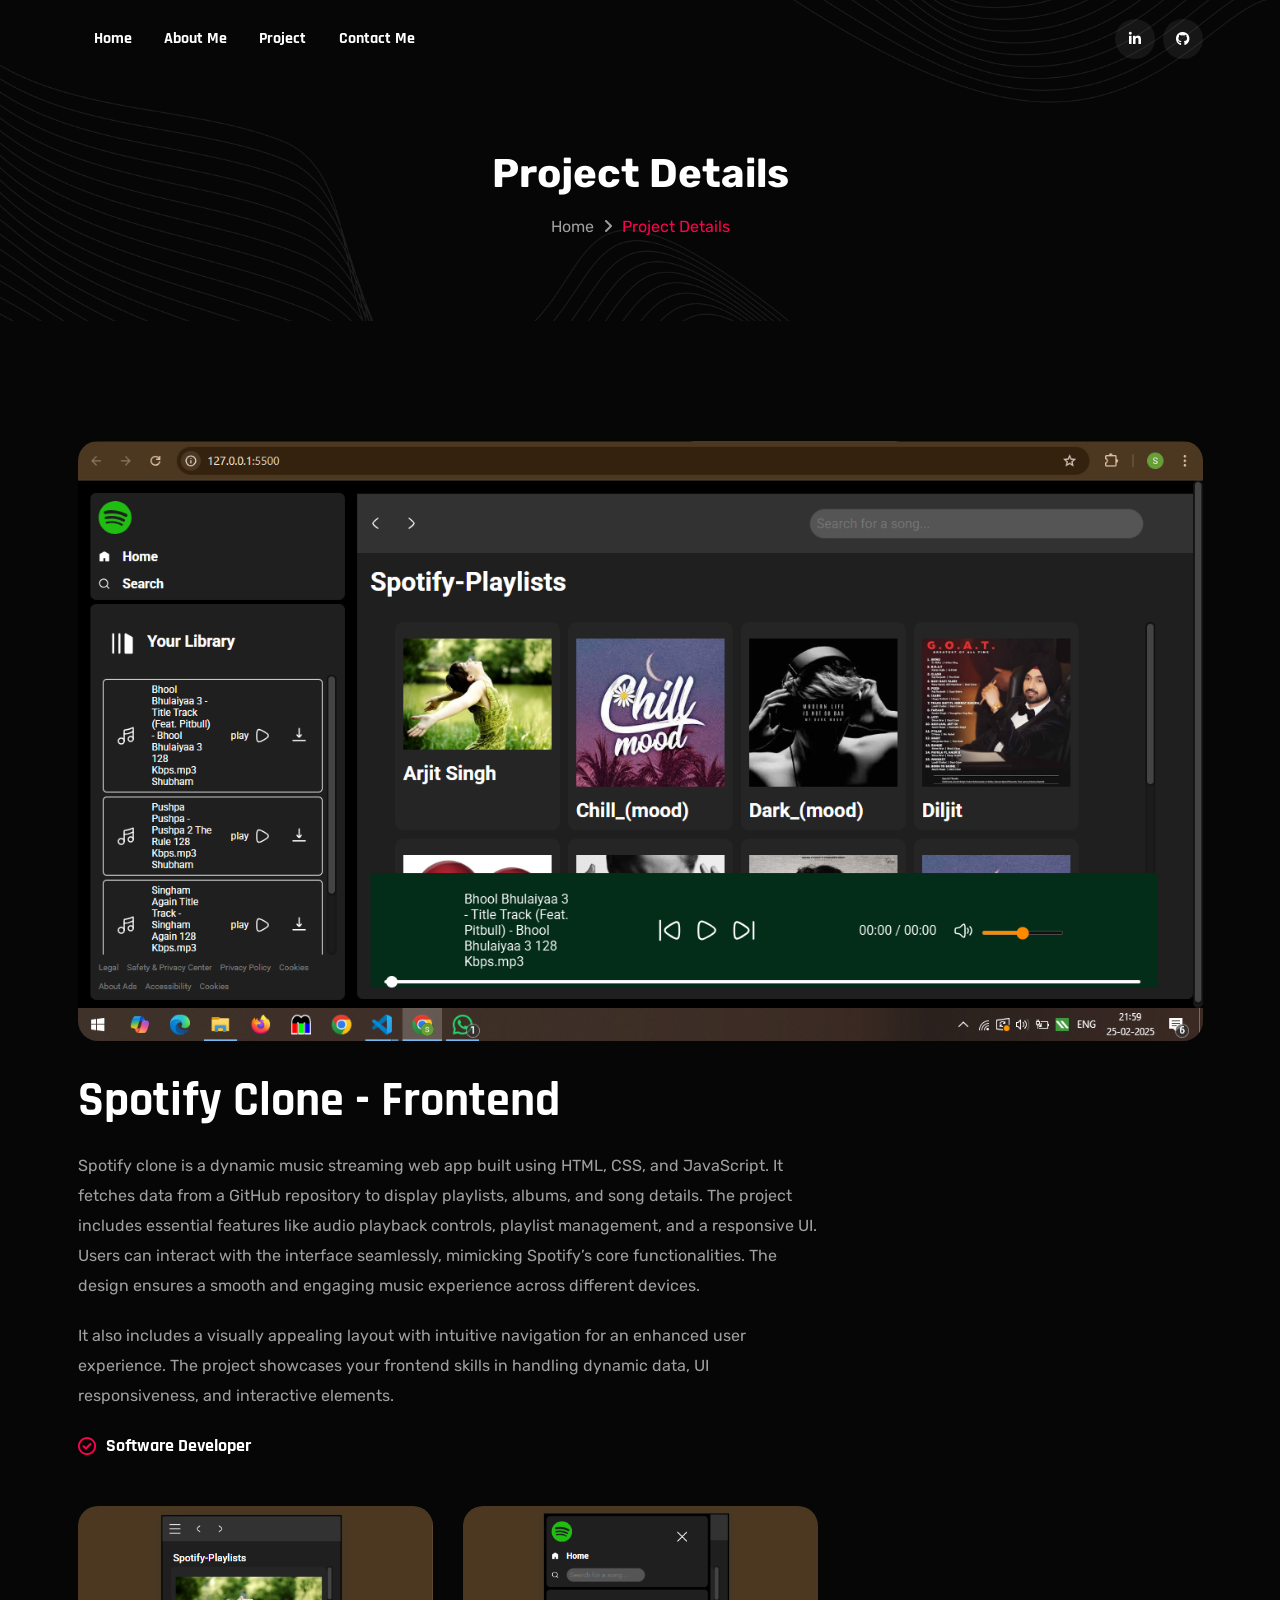
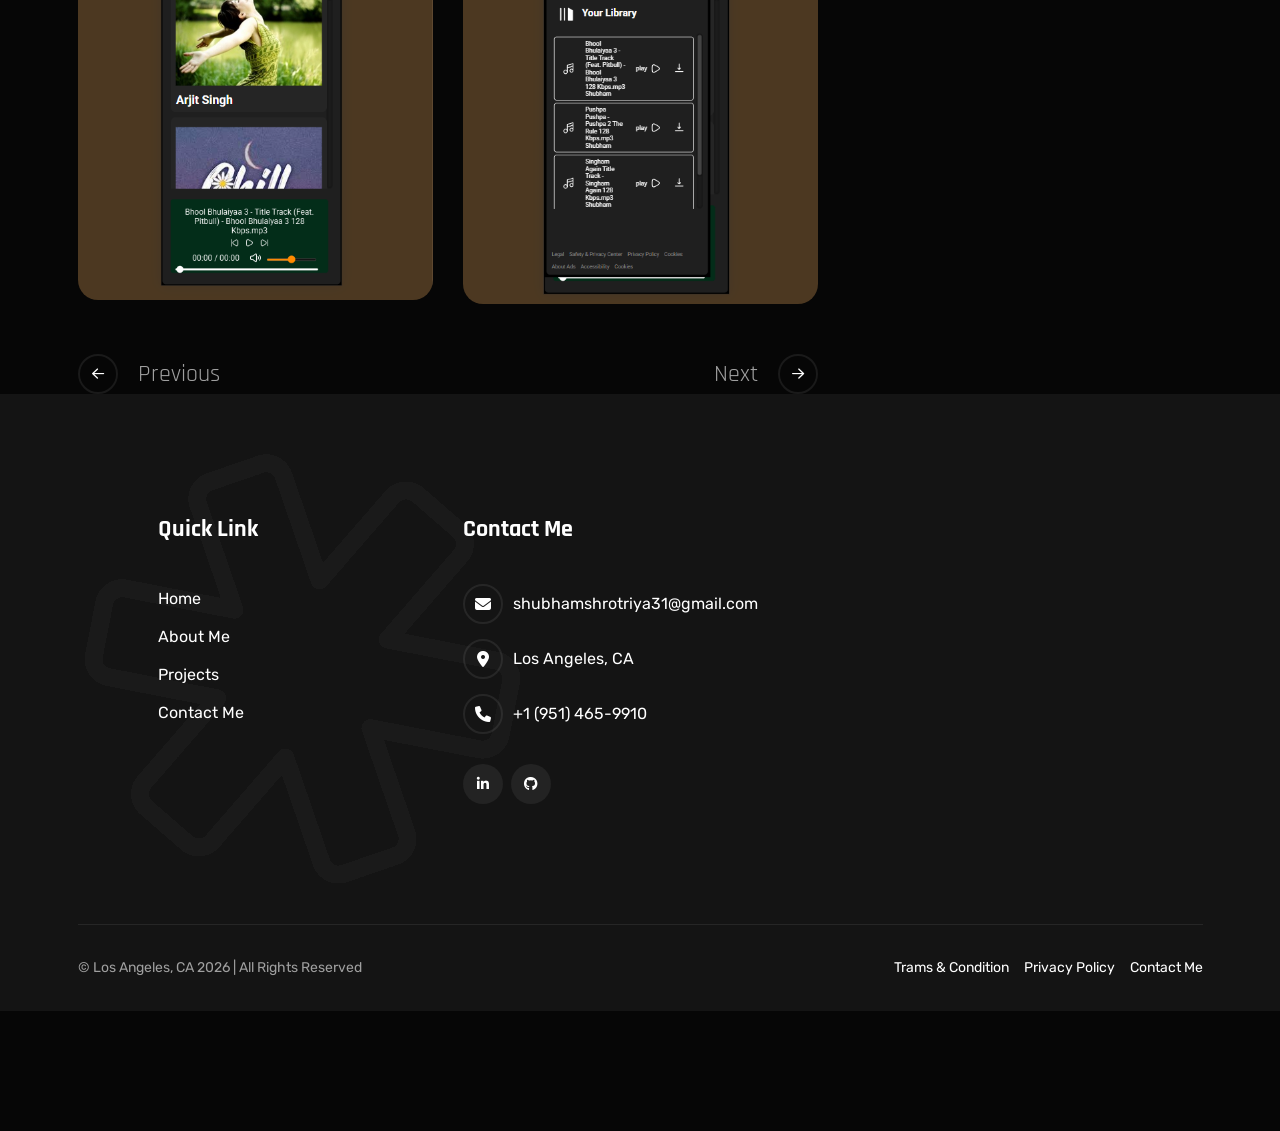
<file: project-details.html>
<!DOCTYPE html>
<html lang="en">

<head>
    <meta charset="UTF-8">
    <meta http-equiv="X-UA-Compatible" content="IE=edge">
    <meta name="viewport" content="width=device-width, initial-scale=1.0">
    <meta name="description" content="Reeni is a modern personal portfolio template for designers, developers, content writer, cleaner, programmer, fashion designer, model, Influencer and freelancers. Fully responsive, SEO-friendly, Bootstrap and easy to customize.">
    <link rel="shortcut icon" type="image/x-icon" href="assets/images/favicon.svg">
    <title>Shubham Shrotriya | Software Developer - Portfolio</title>
    <!-- Bootstrap min css -->
    <link rel="stylesheet" href="assets/css/vendor/fontawesome.css">
    <link rel="stylesheet" href="assets/css/plugins/swiper.css">
    <link rel="stylesheet" href="assets/css/plugins/odometer.css">
    <link rel="stylesheet" href="assets/css/vendor/animate.min.css">
    <link rel="stylesheet" href="assets/css/vendor/bootstrap.min.css">
    <!-- custom css -->
    <link rel="stylesheet" href="assets/css/style.css">
</head>

<body>


    <!-- tpm-header-area start -->
    <header class="tmp-header-area-start header-one header--sticky header--transparent">
        <div class="container">
            <div class="row">
                <div class="col-lg-12">
                    <div class="header-content">
                        
                        <nav class="tmp-mainmenu-nav d-none d-xl-block">
                            <ul class="tmp-mainmenu">
                                <li>
                                    <a href="index.html">Home
                                    </a>
                                    <!-- <ul class="submenu">
            <li><a href="index.html">Home 01</a></li>
            <li><a href="index-02.html">Home 02</a></li>
            <li><a href="index-03.html">Home 03</a></li>
            <li><a href="index-04.html">Home 04</a></li>
            <li><a href="index-05.html">Home 05</a></li>
            <li><a href="index-06.html">Home 06</a></li>
            <li><a href="index-07.html">Home 07</a></li>
            <li><a href="index-08.html">Home 08</a></li>
            <li><a href="index-09.html">Home 09</a></li>
            <li><a href="index-10.html">Home 10</a></li>
            <li><a href="index-11.html">Home 11</a></li>
            <li><a href="index-12.html">Home 12</a></li>
            <li><a href="index-13.html">Home 13</a></li>
        </ul> -->
                                </li>
                                <li>
                                    <a href="about.html">About Me</a>
                                </li>
                               
                               
                                <li class="has-dropdown">
                                    <a href="project.html">Project
                                      
                                    </a>
                                    
                                </li>
                                <li>
                                    <a href="contact.html">Contact Me</a>
                                </li>
                            </ul>

                        </nav>
                        <div class="tmp-header-right">
                            <div class="social-share-wrapper d-none d-md-block">
                                <div class="social-link">
                                   
                                    <a href="https://www.linkedin.com/in/shubhamshrotriya/"><i class="fa-brands fa-linkedin-in"></i></a>
                                    <a href="https://github.com/shubhamshrotriya16427"><i class="fa-brands fa-github"></i></a>
                                </div>
                            </div>
                            
                        </div>
                    </div>
                </div>
            </div>
        </div>
    </header>
    <!-- tpm-header-area end -->

  

 

    <!-- Breadcrumb Area Start -->
    <div class="breadcrumb-area breadcrumb-bg">
        <div class="container">
            <div class="row">
                <div class="col-lg-12">
                    <div class="breadcrumb-inner text-center">
                        <h1 class="title split-collab">Project Details</h1>
                        <ul class="page-list">
                            <li class="tmp-breadcrumb-item"><a href="index.html">Home</a></li>
                            <li class="icon"><i class="fa-solid fa-angle-right"></i></li>
                            <li class="tmp-breadcrumb-item active">Project Details</li>
                        </ul>
                    </div>
                </div>
            </div>
        </div>
    </div>
    <!-- Breadcrumb Area End -->
  




    <div class="project-details-area-wrapper tmp-section-gap">
        <div class="container">
            <div class="row">
                <div class="col-lg-12">
                    <div class="project-details-thumnail-wrap">
                        <img src="assets/images/spotify.png" alt="thumbnail">
                    </div>
                </div>
                <div class="col-lg-8">
                    <div class="project-details-content-wrap">
                        <h2 class="title">Spotify Clone - Frontend </h2>
                        <p class="docs">Spotify clone is a dynamic music streaming web app built using HTML, CSS, and JavaScript. It fetches data from a GitHub repository to display playlists, albums, and song details. The project includes essential features like audio playback controls, playlist management, and a responsive UI. Users can interact with the interface seamlessly, mimicking Spotify’s core functionalities. The design ensures a smooth and engaging music experience across different devices.</p>
                        <p class="docs">It also includes a visually appealing layout with intuitive navigation for an enhanced user experience. The project showcases your frontend skills in handling dynamic data, UI responsiveness, and interactive elements.</p>

                        <div class="check-box-wrap">
                            <ul>
                                
                                
                                <li>
                                    <h4 class="check-box-item"><span><i
                                                class="fa-solid fa-circle-check"></i></span>Software Developer</h4>
                                </li>
                            </ul>
                        </div>
                       
                       
                        <div class="project-details-swiper-wrapper">
                            <div class="swiper project-details-swiper">
                                <div class="swiper-wrapper">
                                    <div class="swiper-slide">
                                        <div class="project-details-img">
                                            <img src="assets/images/spotify1.png" alt="swiper-img">
                                        </div>
                                    </div>
                                    <div class="swiper-slide">
                                        <div class="project-details-img">
                                            <img src="assets/images/spotify2.png" alt="swiper-img">
                                        </div>
                                    </div>
                                    <div class="swiper-slide">
                                        <div class="project-details-img">
                                            <img src="assets/images/spotify3.png" alt="swiper-img">
                                        </div>
                                    </div>
                                </div>
                            </div>
                            <div class="project-details-swiper-btn">
                                <div class="project-swiper-button-prev"><span><i
                                            class="fa-solid fa-arrow-left"></i></span>Previous</div>
                                <div class="project-swiper-button-next">Next <span><i
                                            class="fa-solid fa-arrow-right"></i></span></div>
                            </div>
                        </div>
                    </div>
            
              
            </div>
        </div>
    </div>
   <!-- Start Footer Area  -->
   <footer class="footer-area footer-style-one-wrapper  tmp-section-gap">
    <div class="container">
        <div class="footer-main footer-style-one">
            <div class="row g-5">
           
                <div class="col-lg-4 col-md-6">
                    <div class="single-footer-wrapper quick-link-wrap">
                        <h5 class="ft-title">Quick Link</h5>
                        <ul class="ft-link tmp-link-animation">
                            <li>
                                <a href="index.html">Home</a>
                            </li>
                            <li>
                                <a href="about.html">About Me</a>
                            </li>
                            <li>
                                <a href="project.html">Projects</a>
                            </li>
                            <li>
                                <a href="contact.html">Contact Me</a>
                            </li>
                        </ul>
                    </div>
                </div>
                <div class="col-lg-3 col-md-6">
                    <div class="single-footer-wrapper contact-wrap">
                        <h5 class="ft-title">Contact Me </h5>
                        <ul class="ft-link tmp-link-animation">
                            <li><span class="ft-icon"><i class="fa-solid fa-envelope"></i></span><a href="#">shubhamshrotriya31@gmail.com</a></li>
                            <li><span class="ft-icon"><i class="fa-solid fa-location-dot"></i></span>Los Angeles, CA</li>
                            <li><span class="ft-icon"><i class="fa-solid fa-phone"></i></span><a href="#">+1 (951) 465-9910 </a></li>
                        </ul>
                        <div class="social-link footer">
                           
                            <a href="https://www.linkedin.com/in/shubhamshrotriya/"><i class="fa-brands fa-linkedin-in"></i></a>
                            <a href="https://github.com/shubhamshrotriya16427"><i class="fa-brands fa-github"></i></a>
                        </div>
                    </div>
                </div>
            </div>
        </div>
    </div>
    <div class="footer-bg-img">
        <img src="assets/images/footer/footer-bg-img.png" alt="footer-img">
    </div>
</footer>
<div class="copyright-area-one">
    <div class="container">
        <div class="row">
            <div class="col-lg-12">
                <div class="main-wrapper">
                    <p class="copy-right-para">© Los Angeles, CA <script>
                            document.write(new Date().getFullYear())
                        </script> | All Rights Reserved</p>
                    <ul>
                        <li><a href="#">Trams & Condition</a></li>
                        <li><a href="#">Privacy Policy</a></li>
                        <li><a href="#">Contact Me</a></li>
                    </ul>
                </div>
            </div>
        </div>
    </div>
</div>
<!-- End Footer Area  -->



    <!-- ready chatting option via email -->

    <!-- ready chatting option via email end -->
    <!-- progress area start -->
    <div class="scrollToTop" style="display: block;">
        <div class="arrowUp">
            <i class="fa-light fa-arrow-up"></i>
        </div>
        <div class="water" style="transform: translate(0px, 87%);">
            <svg viewBox="0 0 560 20" class="water_wave water_wave_back">
                <use xlink:href="#wave"></use>
            </svg>
            <svg viewBox="0 0 560 20" class="water_wave water_wave_front">
                <use xlink:href="#wave"></use>
            </svg>
            <svg version="1.1" xmlns="http://www.w3.org/2000/svg" xmlns:xlink="http://www.w3.org/1999/xlink" viewBox="0 0 560 20" style="display: none;">
                <symbol id="wave">
                    <path d="M420,20c21.5-0.4,38.8-2.5,51.1-4.5c13.4-2.2,26.5-5.2,27.3-5.4C514,6.5,518,4.7,528.5,2.7c7.1-1.3,17.9-2.8,31.5-2.7c0,0,0,0,0,0v20H420z" fill="#FF014F"></path>
                    <path d="M420,20c-21.5-0.4-38.8-2.5-51.1-4.5c-13.4-2.2-26.5-5.2-27.3-5.4C326,6.5,322,4.7,311.5,2.7C304.3,1.4,293.6-0.1,280,0c0,0,0,0,0,0v20H420z" fill="#FF014F"></path>
                    <path d="M140,20c21.5-0.4,38.8-2.5,51.1-4.5c13.4-2.2,26.5-5.2,27.3-5.4C234,6.5,238,4.7,248.5,2.7c7.1-1.3,17.9-2.8,31.5-2.7c0,0,0,0,0,0v20H140z" fill="#FF014F"></path>
                    <path d="M140,20c-21.5-0.4-38.8-2.5-51.1-4.5c-13.4-2.2-26.5-5.2-27.3-5.4C46,6.5,42,4.7,31.5,2.7C24.3,1.4,13.6-0.1,0,0c0,0,0,0,0,0l0,20H140z" fill="#FF014F"></path>
                </symbol>
            </svg>

        </div>
    </div>
    <!-- progress area end -->
    <!-- <div class="tmp-right-demo">
    <button class="demo-button">
        <p class="mb--0">48</p>
        <span class="text">Demos</span>
    </button>
</div> -->



    <div class="demo-modal-area">
        <div class="wrapper">
            <div class="tmp-modal-inner">
                <div class="close-icon">
                    <button class="demo-close-btn"><span><i class="fa-sharp fa-light fa-xmark"></i></span></button>
                </div>
                <div class="demo-top text-center">
                    <h4 class="title">Reeni</h4>
                    <p class="subtitle">A personal portfolio website is your digital resume—a place to showcase your work,
                        skills, and achievements.</p>
                </div>
                <ul class="popuptab-area nav nav-tabs" id="popuptab" role="tablist">
                    <li class="nav-item">
                        <a class="nav-link active demo-dark" id="demodark-tab" data-bs-toggle="tab" href="#demodark" role="tab" aria-controls="demodark" aria-selected="true">Dark Demo</a>
                    </li>
                    <li class="nav-item">
                        <a class="nav-link demo-light" id="demolight-tab" data-bs-toggle="tab" href="#demolight" role="tab" aria-controls="demolight" aria-selected="false">Light Demo</a>
                    </li>
                </ul>
                <div class="tab-content" id="popuptabContent">
                    <div class="tab-pane show active" id="demodark" role="tabpanel" aria-labelledby="demodark-tab">
                        <div class="content">
                            <div class="row">

                                <!-- Start Single Content  -->
                                <div class="col-lg-4 col-md-6 col-12">
                                    <div class="single-demo">
                                        <div class="inner">
                                            <div class="thumbnail">
                                                <a href="index.html">
                                                    <img class="w-100" src="assets/images/demo/home-1.png" alt="Personal Portfolio">
                                                    <span class="overlay-content">
                                                    <span class="overlay-text">View Demo <i
                                                            class="feather-external-link"></i></span>
                                                    </span>
                                                </a>
                                            </div>
                                            <div class="inner">
                                                <h3 class="title"><a href="index.html">Main Demo</a></h3>
                                            </div>
                                        </div>
                                    </div>
                                </div>
                                <!-- End Single Content  -->

                                <!-- Start Single Content  -->
                                <div class="col-lg-4 col-md-6 col-12">
                                    <div class="single-demo">
                                        <div class="inner">
                                            <div class="thumbnail">
                                                <a href="index-02.html">
                                                    <img class="w-100" src="assets/images/demo/home-2.png" alt="Personal Portfolio">
                                                    <span class="overlay-content">
                                                    <span class="overlay-text">View Demo <i
                                                            class="feather-external-link"></i></span>
                                                    </span>
                                                </a>
                                            </div>
                                            <div class="inner">
                                                <h3 class="title"><a href="index-02.html">Demo 02</a></h3>
                                            </div>
                                        </div>
                                    </div>
                                </div>
                                <!-- End Single Content  -->

                                <!-- Start Single Content  -->
                                <div class="col-lg-4 col-md-6 col-12">
                                    <div class="single-demo">
                                        <div class="inner">
                                            <div class="thumbnail">
                                                <a href="index-03.html">
                                                    <img class="w-100" src="assets/images/demo/home-3.png" alt="Personal Portfolio">
                                                    <span class="overlay-content">
                                                    <span class="overlay-text">View Demo <i
                                                            class="feather-external-link"></i></span>
                                                    </span>
                                                </a>
                                            </div>
                                            <div class="inner">
                                                <h3 class="title"><a href="index-03.html">Demo 03</a></h3>
                                            </div>
                                        </div>
                                    </div>
                                </div>
                                <!-- End Single Content  -->

                                <!-- Start Single Content  -->
                                <div class="col-lg-4 col-md-6 col-12">
                                    <div class="single-demo">
                                        <div class="inner">
                                            <div class="thumbnail">
                                                <a href="index-04.html">
                                                    <img class="w-100" src="assets/images/demo/home-4.png" alt="Personal Portfolio">
                                                    <span class="overlay-content">
                                                    <span class="overlay-text">View Demo <i
                                                            class="feather-external-link"></i></span>
                                                    </span>
                                                </a>
                                            </div>
                                            <div class="inner">
                                                <h3 class="title"><a href="index-04.html">Demo 04</a></h3>
                                            </div>
                                        </div>
                                    </div>
                                </div>
                                <!-- End Single Content  -->

                                <!-- Start Single Content  -->
                                <div class="col-lg-4 col-md-6 col-12">
                                    <div class="single-demo">
                                        <div class="inner">
                                            <div class="thumbnail">
                                                <a href="index-05.html">
                                                    <img class="w-100" src="assets/images/demo/home-5.png" alt="Personal Portfolio">
                                                    <span class="overlay-content">
                                                    <span class="overlay-text">View Demo <i
                                                            class="feather-external-link"></i></span>
                                                    </span>
                                                </a>
                                            </div>
                                            <div class="inner">
                                                <h3 class="title"><a href="index-05.html">Demo 05</a></h3>
                                            </div>
                                        </div>
                                    </div>
                                </div>
                                <!-- End Single Content  -->

                                <!-- Start Single Content  -->
                                <div class="col-lg-4 col-md-6 col-12">
                                    <div class="single-demo">
                                        <div class="inner">
                                            <div class="thumbnail">
                                                <a href="index-06.html">
                                                    <img class="w-100" src="assets/images/demo/home-6.png" alt="Personal Portfolio">
                                                    <span class="overlay-content">
                                                    <span class="overlay-text">View Demo <i
                                                            class="feather-external-link"></i></span>
                                                    </span>
                                                </a>
                                            </div>
                                            <div class="inner">
                                                <h3 class="title"><a href="index-06.html">Demo 06</a></h3>
                                            </div>
                                        </div>
                                    </div>
                                </div>
                                <!-- End Single Content  -->

                                <!-- Start Single Content  -->
                                <div class="col-lg-4 col-md-6 col-12">
                                    <div class="single-demo">
                                        <div class="inner">
                                            <div class="thumbnail">
                                                <a href="index-07.html">
                                                    <img class="w-100" src="assets/images/demo/home-7.png" alt="Personal Portfolio">
                                                    <span class="overlay-content">
                                                    <span class="overlay-text">View Demo <i
                                                            class="feather-external-link"></i></span>
                                                    </span>
                                                </a>
                                            </div>
                                            <div class="inner">
                                                <h3 class="title"><a href="index-07.html">Demo 07</a></h3>
                                            </div>
                                        </div>
                                    </div>
                                </div>
                                <!-- End Single Content  -->

                                <!-- Start Single Content  -->
                                <div class="col-lg-4 col-md-6 col-12">
                                    <div class="single-demo">
                                        <div class="inner">
                                            <div class="thumbnail">
                                                <a href="index-08.html">
                                                    <img class="w-100" src="assets/images/demo/home-8.png" alt="Personal Portfolio">
                                                    <span class="overlay-content">
                                                    <span class="overlay-text">View Demo <i
                                                            class="feather-external-link"></i></span>
                                                    </span>
                                                </a>
                                            </div>
                                            <div class="inner">
                                                <h3 class="title"><a href="index-08.html">Demo 08</a></h3>
                                            </div>
                                        </div>
                                    </div>
                                </div>
                                <!-- End Single Content  -->

                                <!-- Start Single Content  -->
                                <div class="col-lg-4 col-md-6 col-12">
                                    <div class="single-demo">
                                        <div class="inner">
                                            <div class="thumbnail">
                                                <a href="index-09.html">
                                                    <img class="w-100" src="assets/images/demo/home-9.png" alt="Personal Portfolio">
                                                    <span class="overlay-content">
                                                    <span class="overlay-text">View Demo <i
                                                            class="feather-external-link"></i></span>
                                                    </span>
                                                </a>
                                            </div>
                                            <div class="inner">
                                                <h3 class="title"><a href="index-09.html">Demo 09</a></h3>
                                            </div>
                                        </div>
                                    </div>
                                </div>
                                <!-- End Single Content  -->

                                <!-- Start Single Content  -->
                                <div class="col-lg-4 col-md-6 col-12">
                                    <div class="single-demo">
                                        <div class="inner">
                                            <div class="thumbnail">
                                                <a href="index-10.html">
                                                    <img class="w-100" src="assets/images/demo/home-10.png" alt="Personal Portfolio">
                                                    <span class="overlay-content">
                                                    <span class="overlay-text">View Demo <i
                                                            class="feather-external-link"></i></span>
                                                    </span>
                                                </a>
                                            </div>
                                            <div class="inner">
                                                <h3 class="title"><a href="index-10.html">Demo 10</a></h3>
                                            </div>
                                        </div>
                                    </div>
                                </div>
                                <!-- End Single Content  -->

                                <!-- Start Single Content  -->
                                <div class="col-lg-4 col-md-6 col-12">
                                    <div class="single-demo">
                                        <div class="inner">
                                            <div class="thumbnail">
                                                <a href="index-11.html">
                                                    <img class="w-100" src="assets/images/demo/home-11.png" alt="Personal Portfolio">
                                                    <span class="overlay-content">
                                                    <span class="overlay-text">View Demo <i
                                                            class="feather-external-link"></i></span>
                                                    </span>
                                                </a>
                                            </div>
                                            <div class="inner">
                                                <h3 class="title"><a href="index-11.html">Demo 11</a></h3>
                                            </div>
                                        </div>
                                    </div>
                                </div>
                                <!-- End Single Content  -->

                                <!-- Start Single Content  -->
                                <div class="col-lg-4 col-md-6 col-12">
                                    <div class="single-demo">
                                        <div class="inner">
                                            <div class="thumbnail">
                                                <a href="index-12.html">
                                                    <img class="w-100" src="assets/images/demo/home-12.png" alt="Personal Portfolio">
                                                    <span class="overlay-content">
                                                    <span class="overlay-text">View Demo <i
                                                            class="feather-external-link"></i></span>
                                                    </span>
                                                </a>
                                            </div>
                                            <div class="inner">
                                                <h3 class="title"><a href="index-12.html">Demo 12</a></h3>
                                            </div>
                                        </div>
                                    </div>
                                </div>
                                <!-- End Single Content  -->

                                <!-- Start Single Content  -->
                                <div class="col-lg-4 col-md-6 col-12">
                                    <div class="single-demo">
                                        <div class="inner">
                                            <div class="thumbnail">
                                                <a href="index-13.html">
                                                    <img class="w-100" src="assets/images/demo/home-13.png" alt="Personal Portfolio">
                                                    <span class="overlay-content">
                                                    <span class="overlay-text">View Demo <i
                                                            class="feather-external-link"></i></span>
                                                    </span>
                                                </a>
                                            </div>
                                            <div class="inner">
                                                <h3 class="title"><a href="index-13.html">Demo 13</a></h3>
                                            </div>
                                        </div>
                                    </div>
                                </div>
                                <!-- End Single Content  -->

                                <!-- Start Single Content  -->
                                <div class="col-lg-4 col-md-6 col-12">
                                    <div class="single-demo">
                                        <div class="inner">
                                            <div class="thumbnail">
                                                <a href="index-14.html">
                                                    <img class="w-100" src="assets/images/demo/home-14.png" alt="Personal Portfolio">
                                                    <span class="overlay-content">
                                                    <span class="overlay-text">View Demo <i
                                                            class="feather-external-link"></i></span>
                                                    </span>
                                                </a>
                                            </div>
                                            <div class="inner">
                                                <h3 class="title"><a href="index-14.html">Demo 14</a></h3>
                                            </div>
                                        </div>
                                    </div>
                                </div>
                                <!-- End Single Content  -->

                                <!-- Start Single Content  -->
                                <div class="col-lg-4 col-md-6 col-12">
                                    <div class="single-demo">
                                        <div class="inner">
                                            <div class="thumbnail">
                                                <a href="index-15.html">
                                                    <img class="w-100" src="assets/images/demo/home-15.png" alt="Personal Portfolio">
                                                    <span class="overlay-content">
                                                    <span class="overlay-text">View Demo <i
                                                            class="feather-external-link"></i></span>
                                                    </span>
                                                </a>
                                            </div>
                                            <div class="inner">
                                                <h3 class="title"><a href="index-15.html">Demo 15</a></h3>
                                            </div>
                                        </div>
                                    </div>
                                </div>
                                <!-- End Single Content  -->
                                <!-- Start Single Content  -->
                                <div class="col-lg-4 col-md-6 col-12">
                                    <div class="single-demo">
                                        <div class="inner">
                                            <div class="thumbnail">
                                                <a href="index-16.html">
                                                    <img class="w-100" src="assets/images/demo/home-16.png" alt="Personal Portfolio">
                                                    <span class="overlay-content">
                                                    <span class="overlay-text">View Demo <i
                                                            class="feather-external-link"></i></span>
                                                    </span>
                                                </a>
                                            </div>
                                            <div class="inner">
                                                <h3 class="title"><a href="index-16.html">Demo 16</a></h3>
                                            </div>
                                        </div>
                                    </div>
                                </div>
                                <!-- End Single Content  -->
                                <!-- Start Single Content  -->
                                <div class="col-lg-4 col-md-6 col-12">
                                    <div class="single-demo">
                                        <div class="inner">
                                            <div class="thumbnail">
                                                <a href="index-17.html">
                                                    <img class="w-100" src="assets/images/demo/home-17.png" alt="Personal Portfolio">
                                                    <span class="overlay-content">
                                                    <span class="overlay-text">View Demo <i
                                                            class="feather-external-link"></i></span>
                                                    </span>
                                                </a>
                                            </div>
                                            <div class="inner">
                                                <h3 class="title"><a href="index-17.html">Demo 17</a></h3>
                                            </div>
                                        </div>
                                    </div>
                                </div>
                                <!-- End Single Content  -->
                                <!-- Start Single Content  -->
                                <div class="col-lg-4 col-md-6 col-12">
                                    <div class="single-demo">
                                        <div class="inner">
                                            <div class="thumbnail">
                                                <a href="index-18.html">
                                                    <img class="w-100" src="assets/images/demo/home-18.png" alt="Personal Portfolio">
                                                    <span class="overlay-content">
                                                    <span class="overlay-text">View Demo <i
                                                            class="feather-external-link"></i></span>
                                                    </span>
                                                </a>
                                            </div>
                                            <div class="inner">
                                                <h3 class="title"><a href="index-18.html">Demo 18</a></h3>
                                            </div>
                                        </div>
                                    </div>
                                </div>
                                <!-- End Single Content  -->
                                <!-- Start Single Content  -->
                                <div class="col-lg-4 col-md-6 col-12">
                                    <div class="single-demo">
                                        <div class="inner">
                                            <div class="thumbnail">
                                                <a href="index-19.html">
                                                    <img class="w-100" src="assets/images/demo/home-19.png" alt="Personal Portfolio">
                                                    <span class="overlay-content">
                                                    <span class="overlay-text">View Demo <i
                                                            class="feather-external-link"></i></span>
                                                    </span>
                                                </a>
                                            </div>
                                            <div class="inner">
                                                <h3 class="title"><a href="index-19.html">Demo 19</a></h3>
                                            </div>
                                        </div>
                                    </div>
                                </div>
                                <!-- End Single Content  -->
                                <!-- Start Single Content  -->
                                <div class="col-lg-4 col-md-6 col-12">
                                    <div class="single-demo">
                                        <div class="inner">
                                            <div class="thumbnail">
                                                <a href="index-20.html">
                                                    <img class="w-100" src="assets/images/demo/home-20.png" alt="Personal Portfolio">
                                                    <span class="overlay-content">
                                                    <span class="overlay-text">View Demo <i
                                                            class="feather-external-link"></i></span>
                                                    </span>
                                                </a>
                                            </div>
                                            <div class="inner">
                                                <h3 class="title"><a href="index-20.html">Demo 20</a></h3>
                                            </div>
                                        </div>
                                    </div>
                                </div>
                                <!-- End Single Content  -->
                                <!-- Start Single Content  -->
                                <div class="col-lg-4 col-md-6 col-12">
                                    <div class="single-demo">
                                        <div class="inner">
                                            <div class="thumbnail">
                                                <a href="#">
                                                    <img class="w-100" src="assets/images/demo/coming-soon.png" alt="Personal Portfolio">
                                                    <span class="overlay-content">
                                                    <span class="overlay-text">View Demo <i
                                                            class="feather-external-link"></i></span>
                                                    </span>
                                                </a>
                                            </div>
                                            <div class="inner">
                                                <h3 class="title"><a href="#">Demo 21</a></h3>
                                            </div>
                                        </div>
                                    </div>
                                </div>
                                <!-- End Single Content  -->



                            </div>
                        </div>
                    </div>


                    <div class="tab-pane" id="demolight" role="tabpanel" aria-labelledby="demolight-tab">
                        <div class="content">
                            <div class="row">

                                <!-- Start Single Content  -->
                                <div class="col-lg-4 col-md-6 col-12">
                                    <div class="single-demo">
                                        <div class="inner">
                                            <div class="thumbnail">
                                                <a href="index-white.html">
                                                    <img class="w-100" src="assets/images/demo/home-1-white.png" alt="Personal Portfolio">
                                                    <span class="overlay-content">
                                                    <span class="overlay-text">View Demo <i
                                                            class="feather-external-link"></i></span>
                                                    </span>
                                                </a>
                                            </div>
                                            <div class="inner">
                                                <h3 class="title"><a href="index-white.html">Main Demo</a></h3>
                                            </div>
                                        </div>
                                    </div>
                                </div>
                                <!-- End Single Content  -->

                                <!-- Start Single Content  -->
                                <div class="col-lg-4 col-md-6 col-12">
                                    <div class="single-demo">
                                        <div class="inner">
                                            <div class="thumbnail">
                                                <a href="index-02-white.html">
                                                    <img class="w-100" src="assets/images/demo/home-2-white.png" alt="Personal Portfolio">
                                                    <span class="overlay-content">
                                                    <span class="overlay-text">View Demo <i
                                                            class="feather-external-link"></i></span>
                                                    </span>
                                                </a>
                                            </div>
                                            <div class="inner">
                                                <h3 class="title"><a href="index-02-white.html">Demo 02</a></h3>
                                            </div>
                                        </div>
                                    </div>
                                </div>
                                <!-- End Single Content  -->

                                <!-- Start Single Content  -->
                                <div class="col-lg-4 col-md-6 col-12">
                                    <div class="single-demo">
                                        <div class="inner">
                                            <div class="thumbnail">
                                                <a href="index-03-white.html">
                                                    <img class="w-100" src="assets/images/demo/home-3-white.png" alt="Personal Portfolio">
                                                    <span class="overlay-content">
                                                    <span class="overlay-text">View Demo <i
                                                            class="feather-external-link"></i></span>
                                                    </span>
                                                </a>
                                            </div>
                                            <div class="inner">
                                                <h3 class="title"><a href="index-03-white.html">Demo 03</a></h3>
                                            </div>
                                        </div>
                                    </div>
                                </div>
                                <!-- End Single Content  -->

                                <!-- Start Single Content  -->
                                <div class="col-lg-4 col-md-6 col-12">
                                    <div class="single-demo">
                                        <div class="inner">
                                            <div class="thumbnail">
                                                <a href="index-04-white.html">
                                                    <img class="w-100" src="assets/images/demo/home-4-white.png" alt="Personal Portfolio">
                                                    <span class="overlay-content">
                                                    <span class="overlay-text">View Demo <i
                                                            class="feather-external-link"></i></span>
                                                    </span>
                                                </a>
                                            </div>
                                            <div class="inner">
                                                <h3 class="title"><a href="index-04-white.html">Demo 04</a></h3>
                                            </div>
                                        </div>
                                    </div>
                                </div>
                                <!-- End Single Content  -->

                                <!-- Start Single Content  -->
                                <div class="col-lg-4 col-md-6 col-12">
                                    <div class="single-demo">
                                        <div class="inner">
                                            <div class="thumbnail">
                                                <a href="index-05-white.html">
                                                    <img class="w-100" src="assets/images/demo/home-5-white.png" alt="Personal Portfolio">
                                                    <span class="overlay-content">
                                                    <span class="overlay-text">View Demo <i
                                                            class="feather-external-link"></i></span>
                                                    </span>
                                                </a>
                                            </div>
                                            <div class="inner">
                                                <h3 class="title"><a href="index-05-white.html">Demo 05</a></h3>
                                            </div>
                                        </div>
                                    </div>
                                </div>
                                <!-- End Single Content  -->

                                <!-- Start Single Content  -->
                                <div class="col-lg-4 col-md-6 col-12">
                                    <div class="single-demo">
                                        <div class="inner">
                                            <div class="thumbnail">
                                                <a href="index-06-white.html">
                                                    <img class="w-100" src="assets/images/demo/home-6-white.png" alt="Personal Portfolio">
                                                    <span class="overlay-content">
                                                    <span class="overlay-text">View Demo <i
                                                            class="feather-external-link"></i></span>
                                                    </span>
                                                </a>
                                            </div>
                                            <div class="inner">
                                                <h3 class="title"><a href="index-06-white.html">Demo 06</a></h3>
                                            </div>
                                        </div>
                                    </div>
                                </div>
                                <!-- End Single Content  -->

                                <!-- Start Single Content  -->
                                <div class="col-lg-4 col-md-6 col-12">
                                    <div class="single-demo">
                                        <div class="inner">
                                            <div class="thumbnail">
                                                <a href="index-07-white.html">
                                                    <img class="w-100" src="assets/images/demo/home-7-white.png" alt="Personal Portfolio">
                                                    <span class="overlay-content">
                                                    <span class="overlay-text">View Demo <i
                                                            class="feather-external-link"></i></span>
                                                    </span>
                                                </a>
                                            </div>
                                            <div class="inner">
                                                <h3 class="title"><a href="index-07-white.html">Demo 07</a></h3>
                                            </div>
                                        </div>
                                    </div>
                                </div>
                                <!-- End Single Content  -->

                                <!-- Start Single Content  -->
                                <div class="col-lg-4 col-md-6 col-12">
                                    <div class="single-demo">
                                        <div class="inner">
                                            <div class="thumbnail">
                                                <a href="index-08-white.html">
                                                    <img class="w-100" src="assets/images/demo/home-8-white.png" alt="Personal Portfolio">
                                                    <span class="overlay-content">
                                                    <span class="overlay-text">View Demo <i
                                                            class="feather-external-link"></i></span>
                                                    </span>
                                                </a>
                                            </div>
                                            <div class="inner">
                                                <h3 class="title"><a href="index-08-white.html">Demo 08</a></h3>
                                            </div>
                                        </div>
                                    </div>
                                </div>
                                <!-- End Single Content  -->

                                <!-- Start Single Content  -->
                                <div class="col-lg-4 col-md-6 col-12">
                                    <div class="single-demo">
                                        <div class="inner">
                                            <div class="thumbnail">
                                                <a href="index-09-white.html">
                                                    <img class="w-100" src="assets/images/demo/home-9-white.png" alt="Personal Portfolio">
                                                    <span class="overlay-content">
                                                    <span class="overlay-text">View Demo <i
                                                            class="feather-external-link"></i></span>
                                                    </span>
                                                </a>
                                            </div>
                                            <div class="inner">
                                                <h3 class="title"><a href="index-09-white.html">Demo 09</a></h3>
                                            </div>
                                        </div>
                                    </div>
                                </div>
                                <!-- End Single Content  -->

                                <!-- Start Single Content  -->
                                <div class="col-lg-4 col-md-6 col-12">
                                    <div class="single-demo">
                                        <div class="inner">
                                            <div class="thumbnail">
                                                <a href="index-10-white.html">
                                                    <img class="w-100" src="assets/images/demo/home-10-white.png" alt="Personal Portfolio">
                                                    <span class="overlay-content">
                                                    <span class="overlay-text">View Demo <i
                                                            class="feather-external-link"></i></span>
                                                    </span>
                                                </a>
                                            </div>
                                            <div class="inner">
                                                <h3 class="title"><a href="index-10-white.html">Demo 10</a></h3>
                                            </div>
                                        </div>
                                    </div>
                                </div>
                                <!-- End Single Content  -->

                                <!-- Start Single Content  -->
                                <div class="col-lg-4 col-md-6 col-12">
                                    <div class="single-demo">
                                        <div class="inner">
                                            <div class="thumbnail">
                                                <a href="index-11-white.html">
                                                    <img class="w-100" src="assets/images/demo/home-11-white.png" alt="Personal Portfolio">
                                                    <span class="overlay-content">
                                                    <span class="overlay-text">View Demo <i
                                                            class="feather-external-link"></i></span>
                                                    </span>
                                                </a>
                                            </div>
                                            <div class="inner">
                                                <h3 class="title"><a href="index-11-white.html">Demo 11</a></h3>
                                            </div>
                                        </div>
                                    </div>
                                </div>
                                <!-- End Single Content  -->

                                <!-- Start Single Content  -->
                                <div class="col-lg-4 col-md-6 col-12">
                                    <div class="single-demo">
                                        <div class="inner">
                                            <div class="thumbnail">
                                                <a href="index-12-white.html">
                                                    <img class="w-100" src="assets/images/demo/home-12-white.png" alt="Personal Portfolio">
                                                    <span class="overlay-content">
                                                    <span class="overlay-text">View Demo <i
                                                            class="feather-external-link"></i></span>
                                                    </span>
                                                </a>
                                            </div>
                                            <div class="inner">
                                                <h3 class="title"><a href="index-12-white.html">Demo 12</a></h3>
                                            </div>
                                        </div>
                                    </div>
                                </div>
                                <!-- End Single Content  -->
                                <!-- Start Single Content  -->
                                <div class="col-lg-4 col-md-6 col-12">
                                    <div class="single-demo">
                                        <div class="inner">
                                            <div class="thumbnail">
                                                <a href="index-13-white.html">
                                                    <img class="w-100" src="assets/images/demo/home-13-white.png" alt="Personal Portfolio">
                                                    <span class="overlay-content">
                                                    <span class="overlay-text">View Demo <i
                                                            class="feather-external-link"></i></span>
                                                    </span>
                                                </a>
                                            </div>
                                            <div class="inner">
                                                <h3 class="title"><a href="index-13-white.html">Demo 13</a></h3>
                                            </div>
                                        </div>
                                    </div>
                                </div>
                                <!-- End Single Content  -->

                                <!-- Start Single Content  -->
                                <div class="col-lg-4 col-md-6 col-12">
                                    <div class="single-demo">
                                        <div class="inner">
                                            <div class="thumbnail">
                                                <a href="index-14-white.html">
                                                    <img class="w-100" src="assets/images/demo/home-14-white.png" alt="Personal Portfolio">
                                                    <span class="overlay-content">
                                                    <span class="overlay-text">View Demo <i
                                                            class="feather-external-link"></i></span>
                                                    </span>
                                                </a>
                                            </div>
                                            <div class="inner">
                                                <h3 class="title"><a href="index-14-white.html">Demo 14</a></h3>
                                            </div>
                                        </div>
                                    </div>
                                </div>
                                <!-- End Single Content  -->

                                <!-- Start Single Content  -->
                                <div class="col-lg-4 col-md-6 col-12">
                                    <div class="single-demo">
                                        <div class="inner">
                                            <div class="thumbnail">
                                                <a href="index-15-white.html">
                                                    <img class="w-100" src="assets/images/demo/home-15-white.png" alt="Personal Portfolio">
                                                    <span class="overlay-content">
                                                    <span class="overlay-text">View Demo <i
                                                            class="feather-external-link"></i></span>
                                                    </span>
                                                </a>
                                            </div>
                                            <div class="inner">
                                                <h3 class="title"><a href="index-15-white.html">Demo 15</a></h3>
                                            </div>
                                        </div>
                                    </div>
                                </div>
                                <!-- End Single Content  -->
                                <!-- Start Single Content  -->
                                <div class="col-lg-4 col-md-6 col-12">
                                    <div class="single-demo">
                                        <div class="inner">
                                            <div class="thumbnail">
                                                <a href="index-16-white.html">
                                                    <img class="w-100" src="assets/images/demo/home-16-white.png" alt="Personal Portfolio">
                                                    <span class="overlay-content">
                                                    <span class="overlay-text">View Demo <i
                                                            class="feather-external-link"></i></span>
                                                    </span>
                                                </a>
                                            </div>
                                            <div class="inner">
                                                <h3 class="title"><a href="index-16-white.html">Demo 16</a></h3>
                                            </div>
                                        </div>
                                    </div>
                                </div>
                                <!-- End Single Content  -->
                                <!-- Start Single Content  -->
                                <div class="col-lg-4 col-md-6 col-12">
                                    <div class="single-demo">
                                        <div class="inner">
                                            <div class="thumbnail">
                                                <a href="index-17-white.html">
                                                    <img class="w-100" src="assets/images/demo/home-17-white.png" alt="Personal Portfolio">
                                                    <span class="overlay-content">
                                                    <span class="overlay-text">View Demo <i
                                                            class="feather-external-link"></i></span>
                                                    </span>
                                                </a>
                                            </div>
                                            <div class="inner">
                                                <h3 class="title"><a href="index-17-white.html">Demo 17</a></h3>
                                            </div>
                                        </div>
                                    </div>
                                </div>
                                <!-- End Single Content  -->
                                <!-- Start Single Content  -->
                                <div class="col-lg-4 col-md-6 col-12">
                                    <div class="single-demo">
                                        <div class="inner">
                                            <div class="thumbnail">
                                                <a href="index-18-white.html">
                                                    <img class="w-100" src="assets/images/demo/home-18-white.png" alt="Personal Portfolio">
                                                    <span class="overlay-content">
                                                <span class="overlay-text">View Demo <i
                                                        class="feather-external-link"></i></span>
                                                    </span>
                                                </a>
                                            </div>
                                            <div class="inner">
                                                <h3 class="title"><a href="index-18-white.html">Demo 18</a></h3>
                                            </div>
                                        </div>
                                    </div>
                                </div>
                                <!-- End Single Content  -->
                                <!-- Start Single Content  -->
                                <div class="col-lg-4 col-md-6 col-12">
                                    <div class="single-demo">
                                        <div class="inner">
                                            <div class="thumbnail">
                                                <a href="index-19-white.html">
                                                    <img class="w-100" src="assets/images/demo/home-19-white.png" alt="Personal Portfolio">
                                                    <span class="overlay-content">
                                                <span class="overlay-text">View Demo <i
                                                        class="feather-external-link"></i></span>
                                                    </span>
                                                </a>
                                            </div>
                                            <div class="inner">
                                                <h3 class="title"><a href="index-19-white.html">Demo 19</a></h3>
                                            </div>
                                        </div>
                                    </div>
                                </div>
                                <!-- End Single Content  -->
                                <!-- Start Single Content  -->
                                <div class="col-lg-4 col-md-6 col-12">
                                    <div class="single-demo">
                                        <div class="inner">
                                            <div class="thumbnail">
                                                <a href="index-20-white.html">
                                                    <img class="w-100" src="assets/images/demo/home-20-white.png" alt="Personal Portfolio">
                                                    <span class="overlay-content">
                                                <span class="overlay-text">View Demo <i
                                                        class="feather-external-link"></i></span>
                                                    </span>
                                                </a>
                                            </div>
                                            <div class="inner">
                                                <h3 class="title"><a href="index-20-white.html">Demo 20</a></h3>
                                            </div>
                                        </div>
                                    </div>
                                </div>
                                <!-- End Single Content  -->
                                <!-- Start Single Content  -->
                                <div class="col-lg-4 col-md-6 col-12">
                                    <div class="single-demo">
                                        <div class="inner">
                                            <div class="thumbnail">
                                                <a href="#">
                                                    <img class="w-100" src="assets/images/demo/coming-soon-white.png" alt="Personal Portfolio">
                                                    <span class="overlay-content">
                                                <span class="overlay-text">View Demo <i
                                                        class="feather-external-link"></i></span>
                                                    </span>
                                                </a>
                                            </div>
                                            <div class="inner">
                                                <h3 class="title"><a href="#">Demo 21</a></h3>
                                            </div>
                                        </div>
                                    </div>
                                </div>
                                <!-- End Single Content  -->

                            </div>
                        </div>
                    </div>
                </div>
            </div>
        </div>
    </div>

    <script src="assets/js/vendor/jquery.js"></script>
    <script src="assets/js/vendor/jquery-ui.min.js"></script>
    <script src="assets/js/vendor/waypoints.min.js"></script>

    <script src="assets/js/plugins/odometer.js"></script>
    <script src="assets/js/vendor/appear.js"></script>


    <script src="assets/js/vendor/jquery-one-page-nav.js"></script>
    <script src="assets/js/plugins/swiper.js"></script>

    <script src="assets/js/plugins/gsap.js"></script>
    <script src="assets/js/plugins/splittext.js"></script>
    <script src="assets/js/plugins/scrolltigger.js"></script>
    <script src="assets/js/plugins/scrolltoplugins.js"></script>
    <script src="assets/js/plugins/smoothscroll.js"></script>
    <!-- bootstrap Js-->
    <script src="assets/js/vendor/bootstrap.min.js"></script>
    <script src="assets/js/vendor/waw.js"></script>
    <script src="assets/js/plugins/isotop.js"></script>
    <script src="assets/js/plugins/animation.js"></script>
    <script src="assets/js/plugins/contact.form.js"></script>
    <script src="assets/js/vendor/backtop.js"></script>
    <script src="assets/js/plugins/text-type.js"></script>
    <!-- custom Js -->
    <script src="assets/js/main.js"></script>


</body>


</html>
</file>
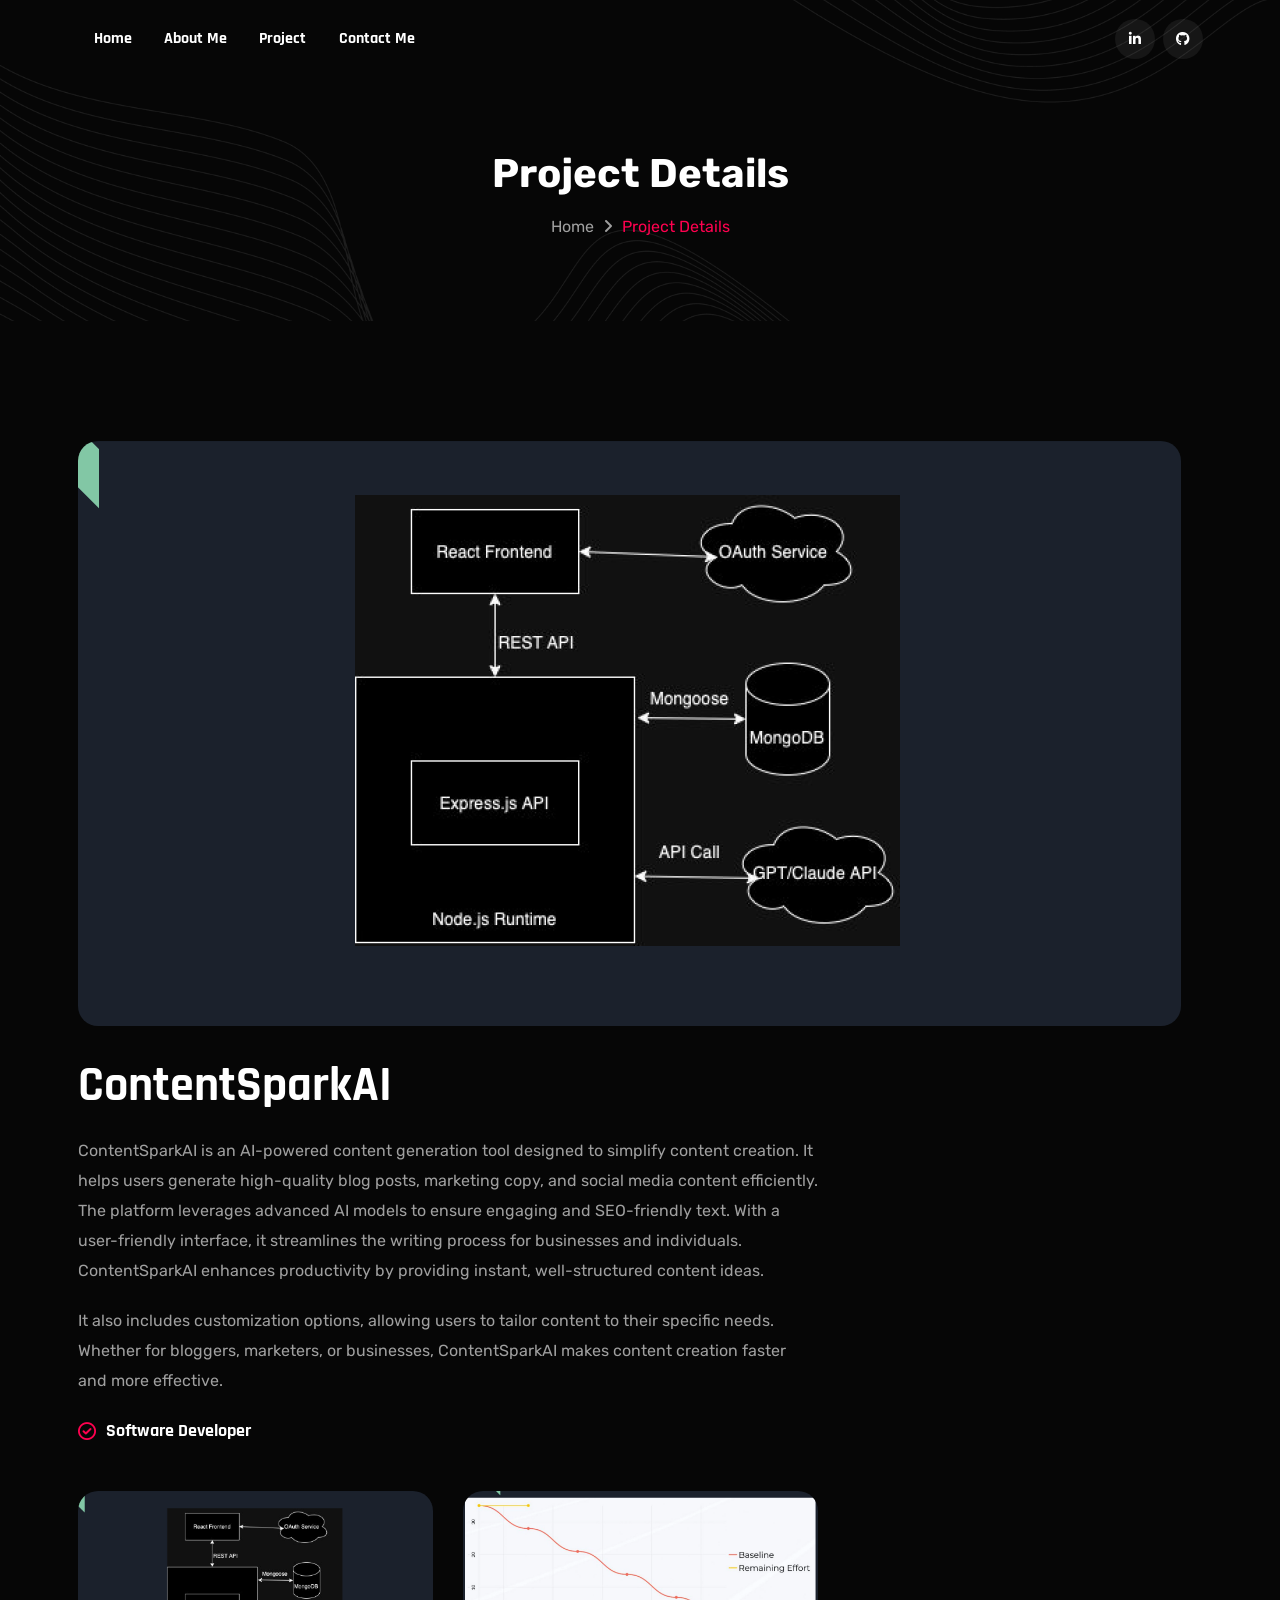
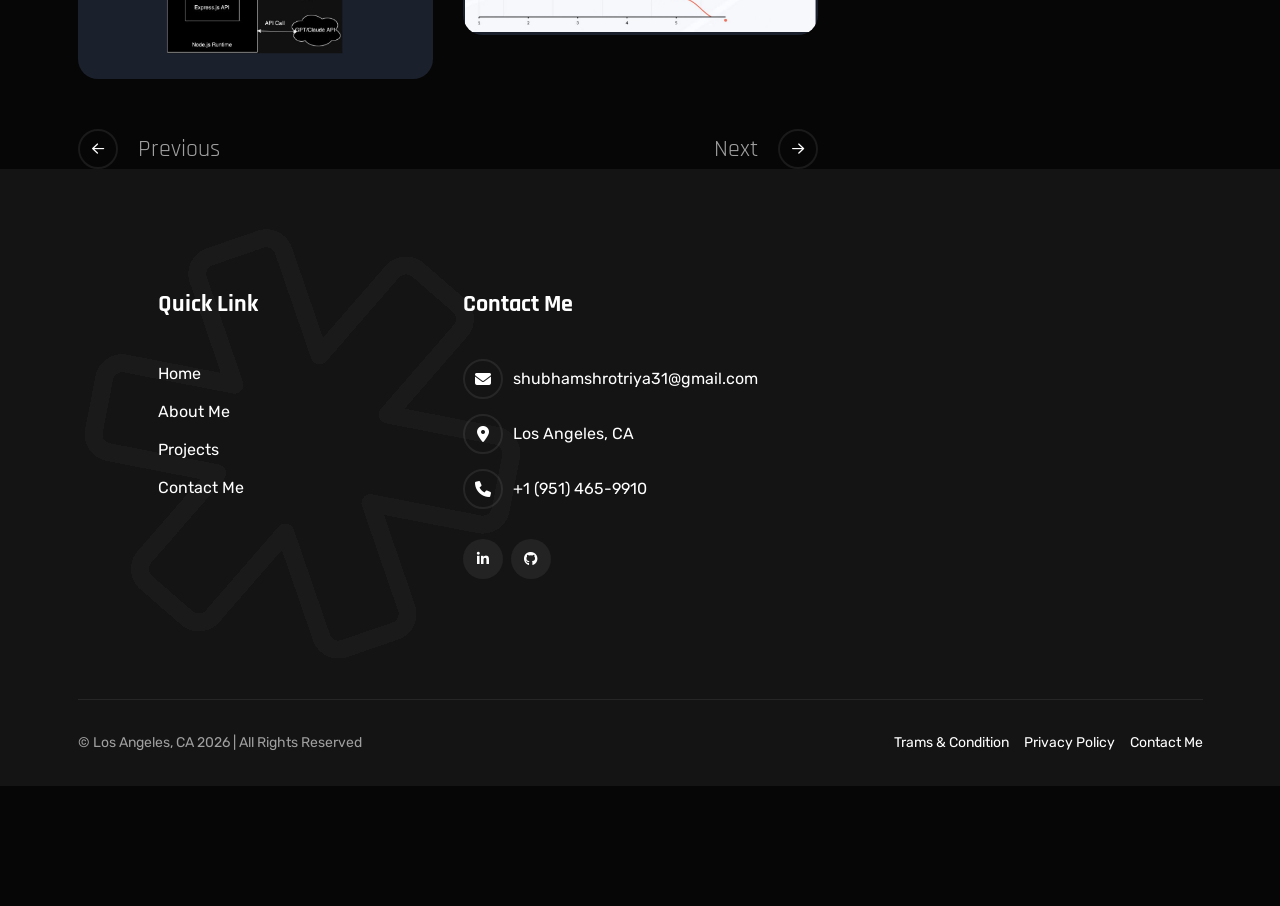
<file: project-details2.html>
<!DOCTYPE html>
<html lang="en">

<head>
    <meta charset="UTF-8">
    <meta http-equiv="X-UA-Compatible" content="IE=edge">
    <meta name="viewport" content="width=device-width, initial-scale=1.0">
    <meta name="description" content="Reeni is a modern personal portfolio template for designers, developers, content writer, cleaner, programmer, fashion designer, model, Influencer and freelancers. Fully responsive, SEO-friendly, Bootstrap and easy to customize.">
    <link rel="shortcut icon" type="image/x-icon" href="assets/images/favicon.svg">
    <title>Shubham Shrotriya | Software Developer - Portfolio</title>
    <!-- Bootstrap min css -->
    <link rel="stylesheet" href="assets/css/vendor/fontawesome.css">
    <link rel="stylesheet" href="assets/css/plugins/swiper.css">
    <link rel="stylesheet" href="assets/css/plugins/odometer.css">
    <link rel="stylesheet" href="assets/css/vendor/animate.min.css">
    <link rel="stylesheet" href="assets/css/vendor/bootstrap.min.css">
    <!-- custom css -->
    <link rel="stylesheet" href="assets/css/style.css">
</head>

<body>

    <!-- tpm-header-area start -->
    <header class="tmp-header-area-start header-one header--sticky header--transparent">
        <div class="container">
            <div class="row">
                <div class="col-lg-12">
                    <div class="header-content">
                        
                        <nav class="tmp-mainmenu-nav d-none d-xl-block">
                            <ul class="tmp-mainmenu">
                                <li>
                                    <a href="index.html">Home
                                    </a>
                                    <!-- <ul class="submenu">
            <li><a href="index.html">Home 01</a></li>
            <li><a href="index-02.html">Home 02</a></li>
            <li><a href="index-03.html">Home 03</a></li>
            <li><a href="index-04.html">Home 04</a></li>
            <li><a href="index-05.html">Home 05</a></li>
            <li><a href="index-06.html">Home 06</a></li>
            <li><a href="index-07.html">Home 07</a></li>
            <li><a href="index-08.html">Home 08</a></li>
            <li><a href="index-09.html">Home 09</a></li>
            <li><a href="index-10.html">Home 10</a></li>
            <li><a href="index-11.html">Home 11</a></li>
            <li><a href="index-12.html">Home 12</a></li>
            <li><a href="index-13.html">Home 13</a></li>
        </ul> -->
                                </li>
                                <li>
                                    <a href="about.html">About Me</a>
                                </li>
                               
                               
                                <li class="has-dropdown">
                                    <a href="project.html">Project
                                      
                                    </a>
                                    
                                </li>
                                <li>
                                    <a href="contact.html">Contact Me</a>
                                </li>
                            </ul>

                        </nav>
                        <div class="tmp-header-right">
                            <div class="social-share-wrapper d-none d-md-block">
                                <div class="social-link">
                                   
                                    <a href="https://www.linkedin.com/in/shubhamshrotriya/"><i class="fa-brands fa-linkedin-in"></i></a>
                                    <a href="https://github.com/shubhamshrotriya16427"><i class="fa-brands fa-github"></i></a>
                                </div>
                            </div>
                           
                        </div>
                    </div>
                </div>
            </div>
        </div>
    </header>
    <!-- tpm-header-area end -->

  

    <div class="d-block d-xl-none">
        <div class="tmp-popup-mobile-menu">
            <div class="inner">
                <div class="header-top">
                    <div class="logo">
                        <a href="index.html" class="logo-area">
                            <img class="logo-dark" src="assets/images/logo/white-logo-reeni.png" alt="Reeni - Personal Portfolio HTML Template for developers and freelancers">
                            <img class="logo-white" src="assets/images/logo/logo-white.png" alt="Reeni - Personal Portfolio HTML Template for developers and freelancers">
                        </a>

                    </div>
                    <div class="close-menu">
                        <button class="close-button tmp-round-action-btn">
                            <i class="fa-sharp fa-light fa-xmark"></i>
                        </button>
                    </div>
                </div>
                <ul class="tmp-mainmenu">
                    <li>
                        <a href="index.html">Home
                        </a>
                        <!-- <ul class="submenu">
            <li><a href="index.html">Home 01</a></li>
            <li><a href="index-02.html">Home 02</a></li>
            <li><a href="index-03.html">Home 03</a></li>
            <li><a href="index-04.html">Home 04</a></li>
            <li><a href="index-05.html">Home 05</a></li>
            <li><a href="index-06.html">Home 06</a></li>
            <li><a href="index-07.html">Home 07</a></li>
            <li><a href="index-08.html">Home 08</a></li>
            <li><a href="index-09.html">Home 09</a></li>
            <li><a href="index-10.html">Home 10</a></li>
            <li><a href="index-11.html">Home 11</a></li>
            <li><a href="index-12.html">Home 12</a></li>
            <li><a href="index-13.html">Home 13</a></li>
        </ul> -->
                    </li>
                    <li>
                        <a href="about.html">About Me</a>
                    </li>
                    <li class="has-dropdown">
                        <a href="#">Services
                            <i class="fa-regular fa-chevron-down"></i>
                        </a>
                        <ul class="submenu">
                            <li><a href="service.html">Service</a></li>
                            <li><a href="service-details.html">Service Details</a></li>
                        </ul>
                    </li>
                    <li class="has-dropdown">
                        <a href="#">Blog
                            <i class="fa-regular fa-chevron-down"></i>
                        </a>
                        <ul class="submenu">
                            <li><a href="blog.html">Blog Classic</a></li>
                            <li><a href="blog-details.html">Blog Details</a></li>
                        </ul>
                    </li>
                    <li class="has-dropdown">
                        <a href="#">Project
                            <i class="fa-regular fa-chevron-down"></i>
                        </a>
                        <ul class="submenu">
                            <li><a href="project.html">Project</a></li>
                            <li><a href="project-details.html">Project Details</a></li>
                        </ul>
                    </li>
                    <li>
                        <a href="contact.html">Contact Me</a>
                    </li>
                </ul>


                <div class="social-wrapper mt--40">
                    <span class="subtitle">find with me</span>
                    <div class="social-link">
                        <a href="#"><i class="fa-brands fa-instagram"></i></a>
                        <a href="#"><i class="fa-brands fa-linkedin-in"></i></a>
                        <a href="#"><i class="fa-brands fa-twitter"></i></a>
                        <a href="#"><i class="fa-brands fa-facebook-f"></i></a>
                    </div>
                </div>
                <!-- social area end -->



            </div>
        </div>
    </div>

    <!-- Breadcrumb Area Start -->
    <div class="breadcrumb-area breadcrumb-bg">
        <div class="container">
            <div class="row">
                <div class="col-lg-12">
                    <div class="breadcrumb-inner text-center">
                        <h1 class="title split-collab">Project Details</h1>
                        <ul class="page-list">
                            <li class="tmp-breadcrumb-item"><a href="index.html">Home</a></li>
                            <li class="icon"><i class="fa-solid fa-angle-right"></i></li>
                            <li class="tmp-breadcrumb-item active">Project Details</li>
                        </ul>
                    </div>
                </div>
            </div>
        </div>
    </div>
    <!-- Breadcrumb Area End -->


    <div class="project-details-area-wrapper tmp-section-gap">
        <div class="container">
            <div class="row">
                <div class="col-lg-12">
                    <div class="project-details-thumnail-wrap">
                        <img src="assets/images/project2.png" alt="thumbnail">
                    </div>
                </div>
                <div class="col-lg-8">
                    <div class="project-details-content-wrap">
                        <h2 class="title">ContentSparkAI </h2>
                        <p class="docs">ContentSparkAI is an AI-powered content generation tool designed to simplify content creation. It helps users generate high-quality blog posts, marketing copy, and social media content efficiently. The platform leverages advanced AI models to ensure engaging and SEO-friendly text. With a user-friendly interface, it streamlines the writing process for businesses and individuals. ContentSparkAI enhances productivity by providing instant, well-structured content ideas.</p>
                        <p class="docs">It also includes customization options, allowing users to tailor content to their specific needs. Whether for bloggers, marketers, or businesses, ContentSparkAI makes content creation faster and more effective.</p>

                        <div class="check-box-wrap">
                            <ul>
                                
                                
                                <li>
                                    <h4 class="check-box-item"><span><i
                                                class="fa-solid fa-circle-check"></i></span>Software Developer</h4>
                                </li>
                            </ul>
                        </div>
                       
                       
                        <div class="project-details-swiper-wrapper">
                            <div class="swiper project-details-swiper">
                                <div class="swiper-wrapper">
                                    <div class="swiper-slide">
                                        <div class="project-details-img">
                                            <img src="assets/images/project2.png" alt="swiper-img">
                                        </div>
                                    </div>
                                    <div class="swiper-slide">
                                        <div class="project-details-img">
                                            <img src="assets/images/project21.png" alt="swiper-img">
                                        </div>
                                    </div>
                                    <div class="swiper-slide">
                                        <div class="project-details-img">
                                            <img src="assets/images/project2.png" alt="swiper-img">
                                        </div>
                                    </div>
                                </div>
                            </div>
                            <div class="project-details-swiper-btn">
                                <div class="project-swiper-button-prev"><span><i
                                            class="fa-solid fa-arrow-left"></i></span>Previous</div>
                                <div class="project-swiper-button-next">Next <span><i
                                            class="fa-solid fa-arrow-right"></i></span></div>
                            </div>
                        </div>
                    </div>
            
              
            </div>
        </div>
    </div>


    <!-- Start Footer Area  -->
    <footer class="footer-area footer-style-one-wrapper  tmp-section-gap">
        <div class="container">
            <div class="footer-main footer-style-one">
                <div class="row g-5">
               
                    <div class="col-lg-4 col-md-6">
                        <div class="single-footer-wrapper quick-link-wrap">
                            <h5 class="ft-title">Quick Link</h5>
                            <ul class="ft-link tmp-link-animation">
                                <li>
                                    <a href="index.html">Home</a>
                                </li>
                                <li>
                                    <a href="about.html">About Me</a>
                                </li>
                                <li>
                                    <a href="project.html">Projects</a>
                                </li>
                                <li>
                                    <a href="contact.html">Contact Me</a>
                                </li>
                            </ul>
                        </div>
                    </div>
                    <div class="col-lg-3 col-md-6">
                        <div class="single-footer-wrapper contact-wrap">
                            <h5 class="ft-title">Contact Me </h5>
                            <ul class="ft-link tmp-link-animation">
                                <li><span class="ft-icon"><i class="fa-solid fa-envelope"></i></span><a href="#">shubhamshrotriya31@gmail.com</a></li>
                                <li><span class="ft-icon"><i class="fa-solid fa-location-dot"></i></span>Los Angeles, CA</li>
                                <li><span class="ft-icon"><i class="fa-solid fa-phone"></i></span><a href="#">+1 (951) 465-9910 </a></li>
                            </ul>
                            <div class="social-link footer">
                               
                                <a href="https://www.linkedin.com/in/shubhamshrotriya/"><i class="fa-brands fa-linkedin-in"></i></a>
                                <a href="https://github.com/shubhamshrotriya16427"><i class="fa-brands fa-github"></i></a>
                            </div>
                        </div>
                    </div>
                </div>
            </div>
        </div>
        <div class="footer-bg-img">
            <img src="assets/images/footer/footer-bg-img.png" alt="footer-img">
        </div>
    </footer>
    <div class="copyright-area-one">
        <div class="container">
            <div class="row">
                <div class="col-lg-12">
                    <div class="main-wrapper">
                        <p class="copy-right-para">© Los Angeles, CA <script>
                                document.write(new Date().getFullYear())
                            </script> | All Rights Reserved</p>
                        <ul>
                            <li><a href="#">Trams & Condition</a></li>
                            <li><a href="#">Privacy Policy</a></li>
                            <li><a href="#">Contact Me</a></li>
                        </ul>
                    </div>
                </div>
            </div>
        </div>
    </div>
    <!-- End Footer Area  -->

    <!-- ready chatting option via email -->

    <!-- ready chatting option via email end -->
    <!-- progress area start -->
    <div class="scrollToTop" style="display: block;">
        <div class="arrowUp">
            <i class="fa-light fa-arrow-up"></i>
        </div>
        <div class="water" style="transform: translate(0px, 87%);">
            <svg viewBox="0 0 560 20" class="water_wave water_wave_back">
                <use xlink:href="#wave"></use>
            </svg>
            <svg viewBox="0 0 560 20" class="water_wave water_wave_front">
                <use xlink:href="#wave"></use>
            </svg>
            <svg version="1.1" xmlns="http://www.w3.org/2000/svg" xmlns:xlink="http://www.w3.org/1999/xlink" viewBox="0 0 560 20" style="display: none;">
                <symbol id="wave">
                    <path d="M420,20c21.5-0.4,38.8-2.5,51.1-4.5c13.4-2.2,26.5-5.2,27.3-5.4C514,6.5,518,4.7,528.5,2.7c7.1-1.3,17.9-2.8,31.5-2.7c0,0,0,0,0,0v20H420z" fill="#FF014F"></path>
                    <path d="M420,20c-21.5-0.4-38.8-2.5-51.1-4.5c-13.4-2.2-26.5-5.2-27.3-5.4C326,6.5,322,4.7,311.5,2.7C304.3,1.4,293.6-0.1,280,0c0,0,0,0,0,0v20H420z" fill="#FF014F"></path>
                    <path d="M140,20c21.5-0.4,38.8-2.5,51.1-4.5c13.4-2.2,26.5-5.2,27.3-5.4C234,6.5,238,4.7,248.5,2.7c7.1-1.3,17.9-2.8,31.5-2.7c0,0,0,0,0,0v20H140z" fill="#FF014F"></path>
                    <path d="M140,20c-21.5-0.4-38.8-2.5-51.1-4.5c-13.4-2.2-26.5-5.2-27.3-5.4C46,6.5,42,4.7,31.5,2.7C24.3,1.4,13.6-0.1,0,0c0,0,0,0,0,0l0,20H140z" fill="#FF014F"></path>
                </symbol>
            </svg>

        </div>
    </div>
    <!-- progress area end -->
    <!-- <div class="tmp-right-demo">
    <button class="demo-button">
        <p class="mb--0">48</p>
        <span class="text">Demos</span>
    </button>
</div> -->



    <div class="demo-modal-area">
        <div class="wrapper">
            <div class="tmp-modal-inner">
                <div class="close-icon">
                    <button class="demo-close-btn"><span><i class="fa-sharp fa-light fa-xmark"></i></span></button>
                </div>
                <div class="demo-top text-center">
                    <h4 class="title">Reeni</h4>
                    <p class="subtitle">A personal portfolio website is your digital resume—a place to showcase your work,
                        skills, and achievements.</p>
                </div>
                <ul class="popuptab-area nav nav-tabs" id="popuptab" role="tablist">
                    <li class="nav-item">
                        <a class="nav-link active demo-dark" id="demodark-tab" data-bs-toggle="tab" href="#demodark" role="tab" aria-controls="demodark" aria-selected="true">Dark Demo</a>
                    </li>
                    <li class="nav-item">
                        <a class="nav-link demo-light" id="demolight-tab" data-bs-toggle="tab" href="#demolight" role="tab" aria-controls="demolight" aria-selected="false">Light Demo</a>
                    </li>
                </ul>
                <div class="tab-content" id="popuptabContent">
                    <div class="tab-pane show active" id="demodark" role="tabpanel" aria-labelledby="demodark-tab">
                        <div class="content">
                            <div class="row">

                                <!-- Start Single Content  -->
                                <div class="col-lg-4 col-md-6 col-12">
                                    <div class="single-demo">
                                        <div class="inner">
                                            <div class="thumbnail">
                                                <a href="index.html">
                                                    <img class="w-100" src="assets/images/demo/home-1.png" alt="Personal Portfolio">
                                                    <span class="overlay-content">
                                                    <span class="overlay-text">View Demo <i
                                                            class="feather-external-link"></i></span>
                                                    </span>
                                                </a>
                                            </div>
                                            <div class="inner">
                                                <h3 class="title"><a href="index.html">Main Demo</a></h3>
                                            </div>
                                        </div>
                                    </div>
                                </div>
                                <!-- End Single Content  -->

                                <!-- Start Single Content  -->
                                <div class="col-lg-4 col-md-6 col-12">
                                    <div class="single-demo">
                                        <div class="inner">
                                            <div class="thumbnail">
                                                <a href="index-02.html">
                                                    <img class="w-100" src="assets/images/demo/home-2.png" alt="Personal Portfolio">
                                                    <span class="overlay-content">
                                                    <span class="overlay-text">View Demo <i
                                                            class="feather-external-link"></i></span>
                                                    </span>
                                                </a>
                                            </div>
                                            <div class="inner">
                                                <h3 class="title"><a href="index-02.html">Demo 02</a></h3>
                                            </div>
                                        </div>
                                    </div>
                                </div>
                                <!-- End Single Content  -->

                                <!-- Start Single Content  -->
                                <div class="col-lg-4 col-md-6 col-12">
                                    <div class="single-demo">
                                        <div class="inner">
                                            <div class="thumbnail">
                                                <a href="index-03.html">
                                                    <img class="w-100" src="assets/images/demo/home-3.png" alt="Personal Portfolio">
                                                    <span class="overlay-content">
                                                    <span class="overlay-text">View Demo <i
                                                            class="feather-external-link"></i></span>
                                                    </span>
                                                </a>
                                            </div>
                                            <div class="inner">
                                                <h3 class="title"><a href="index-03.html">Demo 03</a></h3>
                                            </div>
                                        </div>
                                    </div>
                                </div>
                                <!-- End Single Content  -->

                                <!-- Start Single Content  -->
                                <div class="col-lg-4 col-md-6 col-12">
                                    <div class="single-demo">
                                        <div class="inner">
                                            <div class="thumbnail">
                                                <a href="index-04.html">
                                                    <img class="w-100" src="assets/images/demo/home-4.png" alt="Personal Portfolio">
                                                    <span class="overlay-content">
                                                    <span class="overlay-text">View Demo <i
                                                            class="feather-external-link"></i></span>
                                                    </span>
                                                </a>
                                            </div>
                                            <div class="inner">
                                                <h3 class="title"><a href="index-04.html">Demo 04</a></h3>
                                            </div>
                                        </div>
                                    </div>
                                </div>
                                <!-- End Single Content  -->

                                <!-- Start Single Content  -->
                                <div class="col-lg-4 col-md-6 col-12">
                                    <div class="single-demo">
                                        <div class="inner">
                                            <div class="thumbnail">
                                                <a href="index-05.html">
                                                    <img class="w-100" src="assets/images/demo/home-5.png" alt="Personal Portfolio">
                                                    <span class="overlay-content">
                                                    <span class="overlay-text">View Demo <i
                                                            class="feather-external-link"></i></span>
                                                    </span>
                                                </a>
                                            </div>
                                            <div class="inner">
                                                <h3 class="title"><a href="index-05.html">Demo 05</a></h3>
                                            </div>
                                        </div>
                                    </div>
                                </div>
                                <!-- End Single Content  -->

                                <!-- Start Single Content  -->
                                <div class="col-lg-4 col-md-6 col-12">
                                    <div class="single-demo">
                                        <div class="inner">
                                            <div class="thumbnail">
                                                <a href="index-06.html">
                                                    <img class="w-100" src="assets/images/demo/home-6.png" alt="Personal Portfolio">
                                                    <span class="overlay-content">
                                                    <span class="overlay-text">View Demo <i
                                                            class="feather-external-link"></i></span>
                                                    </span>
                                                </a>
                                            </div>
                                            <div class="inner">
                                                <h3 class="title"><a href="index-06.html">Demo 06</a></h3>
                                            </div>
                                        </div>
                                    </div>
                                </div>
                                <!-- End Single Content  -->

                                <!-- Start Single Content  -->
                                <div class="col-lg-4 col-md-6 col-12">
                                    <div class="single-demo">
                                        <div class="inner">
                                            <div class="thumbnail">
                                                <a href="index-07.html">
                                                    <img class="w-100" src="assets/images/demo/home-7.png" alt="Personal Portfolio">
                                                    <span class="overlay-content">
                                                    <span class="overlay-text">View Demo <i
                                                            class="feather-external-link"></i></span>
                                                    </span>
                                                </a>
                                            </div>
                                            <div class="inner">
                                                <h3 class="title"><a href="index-07.html">Demo 07</a></h3>
                                            </div>
                                        </div>
                                    </div>
                                </div>
                                <!-- End Single Content  -->

                                <!-- Start Single Content  -->
                                <div class="col-lg-4 col-md-6 col-12">
                                    <div class="single-demo">
                                        <div class="inner">
                                            <div class="thumbnail">
                                                <a href="index-08.html">
                                                    <img class="w-100" src="assets/images/demo/home-8.png" alt="Personal Portfolio">
                                                    <span class="overlay-content">
                                                    <span class="overlay-text">View Demo <i
                                                            class="feather-external-link"></i></span>
                                                    </span>
                                                </a>
                                            </div>
                                            <div class="inner">
                                                <h3 class="title"><a href="index-08.html">Demo 08</a></h3>
                                            </div>
                                        </div>
                                    </div>
                                </div>
                                <!-- End Single Content  -->

                                <!-- Start Single Content  -->
                                <div class="col-lg-4 col-md-6 col-12">
                                    <div class="single-demo">
                                        <div class="inner">
                                            <div class="thumbnail">
                                                <a href="index-09.html">
                                                    <img class="w-100" src="assets/images/demo/home-9.png" alt="Personal Portfolio">
                                                    <span class="overlay-content">
                                                    <span class="overlay-text">View Demo <i
                                                            class="feather-external-link"></i></span>
                                                    </span>
                                                </a>
                                            </div>
                                            <div class="inner">
                                                <h3 class="title"><a href="index-09.html">Demo 09</a></h3>
                                            </div>
                                        </div>
                                    </div>
                                </div>
                                <!-- End Single Content  -->

                                <!-- Start Single Content  -->
                                <div class="col-lg-4 col-md-6 col-12">
                                    <div class="single-demo">
                                        <div class="inner">
                                            <div class="thumbnail">
                                                <a href="index-10.html">
                                                    <img class="w-100" src="assets/images/demo/home-10.png" alt="Personal Portfolio">
                                                    <span class="overlay-content">
                                                    <span class="overlay-text">View Demo <i
                                                            class="feather-external-link"></i></span>
                                                    </span>
                                                </a>
                                            </div>
                                            <div class="inner">
                                                <h3 class="title"><a href="index-10.html">Demo 10</a></h3>
                                            </div>
                                        </div>
                                    </div>
                                </div>
                                <!-- End Single Content  -->

                                <!-- Start Single Content  -->
                                <div class="col-lg-4 col-md-6 col-12">
                                    <div class="single-demo">
                                        <div class="inner">
                                            <div class="thumbnail">
                                                <a href="index-11.html">
                                                    <img class="w-100" src="assets/images/demo/home-11.png" alt="Personal Portfolio">
                                                    <span class="overlay-content">
                                                    <span class="overlay-text">View Demo <i
                                                            class="feather-external-link"></i></span>
                                                    </span>
                                                </a>
                                            </div>
                                            <div class="inner">
                                                <h3 class="title"><a href="index-11.html">Demo 11</a></h3>
                                            </div>
                                        </div>
                                    </div>
                                </div>
                                <!-- End Single Content  -->

                                <!-- Start Single Content  -->
                                <div class="col-lg-4 col-md-6 col-12">
                                    <div class="single-demo">
                                        <div class="inner">
                                            <div class="thumbnail">
                                                <a href="index-12.html">
                                                    <img class="w-100" src="assets/images/demo/home-12.png" alt="Personal Portfolio">
                                                    <span class="overlay-content">
                                                    <span class="overlay-text">View Demo <i
                                                            class="feather-external-link"></i></span>
                                                    </span>
                                                </a>
                                            </div>
                                            <div class="inner">
                                                <h3 class="title"><a href="index-12.html">Demo 12</a></h3>
                                            </div>
                                        </div>
                                    </div>
                                </div>
                                <!-- End Single Content  -->

                                <!-- Start Single Content  -->
                                <div class="col-lg-4 col-md-6 col-12">
                                    <div class="single-demo">
                                        <div class="inner">
                                            <div class="thumbnail">
                                                <a href="index-13.html">
                                                    <img class="w-100" src="assets/images/demo/home-13.png" alt="Personal Portfolio">
                                                    <span class="overlay-content">
                                                    <span class="overlay-text">View Demo <i
                                                            class="feather-external-link"></i></span>
                                                    </span>
                                                </a>
                                            </div>
                                            <div class="inner">
                                                <h3 class="title"><a href="index-13.html">Demo 13</a></h3>
                                            </div>
                                        </div>
                                    </div>
                                </div>
                                <!-- End Single Content  -->

                                <!-- Start Single Content  -->
                                <div class="col-lg-4 col-md-6 col-12">
                                    <div class="single-demo">
                                        <div class="inner">
                                            <div class="thumbnail">
                                                <a href="index-14.html">
                                                    <img class="w-100" src="assets/images/demo/home-14.png" alt="Personal Portfolio">
                                                    <span class="overlay-content">
                                                    <span class="overlay-text">View Demo <i
                                                            class="feather-external-link"></i></span>
                                                    </span>
                                                </a>
                                            </div>
                                            <div class="inner">
                                                <h3 class="title"><a href="index-14.html">Demo 14</a></h3>
                                            </div>
                                        </div>
                                    </div>
                                </div>
                                <!-- End Single Content  -->

                                <!-- Start Single Content  -->
                                <div class="col-lg-4 col-md-6 col-12">
                                    <div class="single-demo">
                                        <div class="inner">
                                            <div class="thumbnail">
                                                <a href="index-15.html">
                                                    <img class="w-100" src="assets/images/demo/home-15.png" alt="Personal Portfolio">
                                                    <span class="overlay-content">
                                                    <span class="overlay-text">View Demo <i
                                                            class="feather-external-link"></i></span>
                                                    </span>
                                                </a>
                                            </div>
                                            <div class="inner">
                                                <h3 class="title"><a href="index-15.html">Demo 15</a></h3>
                                            </div>
                                        </div>
                                    </div>
                                </div>
                                <!-- End Single Content  -->
                                <!-- Start Single Content  -->
                                <div class="col-lg-4 col-md-6 col-12">
                                    <div class="single-demo">
                                        <div class="inner">
                                            <div class="thumbnail">
                                                <a href="index-16.html">
                                                    <img class="w-100" src="assets/images/demo/home-16.png" alt="Personal Portfolio">
                                                    <span class="overlay-content">
                                                    <span class="overlay-text">View Demo <i
                                                            class="feather-external-link"></i></span>
                                                    </span>
                                                </a>
                                            </div>
                                            <div class="inner">
                                                <h3 class="title"><a href="index-16.html">Demo 16</a></h3>
                                            </div>
                                        </div>
                                    </div>
                                </div>
                                <!-- End Single Content  -->
                                <!-- Start Single Content  -->
                                <div class="col-lg-4 col-md-6 col-12">
                                    <div class="single-demo">
                                        <div class="inner">
                                            <div class="thumbnail">
                                                <a href="index-17.html">
                                                    <img class="w-100" src="assets/images/demo/home-17.png" alt="Personal Portfolio">
                                                    <span class="overlay-content">
                                                    <span class="overlay-text">View Demo <i
                                                            class="feather-external-link"></i></span>
                                                    </span>
                                                </a>
                                            </div>
                                            <div class="inner">
                                                <h3 class="title"><a href="index-17.html">Demo 17</a></h3>
                                            </div>
                                        </div>
                                    </div>
                                </div>
                                <!-- End Single Content  -->
                                <!-- Start Single Content  -->
                                <div class="col-lg-4 col-md-6 col-12">
                                    <div class="single-demo">
                                        <div class="inner">
                                            <div class="thumbnail">
                                                <a href="index-18.html">
                                                    <img class="w-100" src="assets/images/demo/home-18.png" alt="Personal Portfolio">
                                                    <span class="overlay-content">
                                                    <span class="overlay-text">View Demo <i
                                                            class="feather-external-link"></i></span>
                                                    </span>
                                                </a>
                                            </div>
                                            <div class="inner">
                                                <h3 class="title"><a href="index-18.html">Demo 18</a></h3>
                                            </div>
                                        </div>
                                    </div>
                                </div>
                                <!-- End Single Content  -->
                                <!-- Start Single Content  -->
                                <div class="col-lg-4 col-md-6 col-12">
                                    <div class="single-demo">
                                        <div class="inner">
                                            <div class="thumbnail">
                                                <a href="index-19.html">
                                                    <img class="w-100" src="assets/images/demo/home-19.png" alt="Personal Portfolio">
                                                    <span class="overlay-content">
                                                    <span class="overlay-text">View Demo <i
                                                            class="feather-external-link"></i></span>
                                                    </span>
                                                </a>
                                            </div>
                                            <div class="inner">
                                                <h3 class="title"><a href="index-19.html">Demo 19</a></h3>
                                            </div>
                                        </div>
                                    </div>
                                </div>
                                <!-- End Single Content  -->
                                <!-- Start Single Content  -->
                                <div class="col-lg-4 col-md-6 col-12">
                                    <div class="single-demo">
                                        <div class="inner">
                                            <div class="thumbnail">
                                                <a href="index-20.html">
                                                    <img class="w-100" src="assets/images/demo/home-20.png" alt="Personal Portfolio">
                                                    <span class="overlay-content">
                                                    <span class="overlay-text">View Demo <i
                                                            class="feather-external-link"></i></span>
                                                    </span>
                                                </a>
                                            </div>
                                            <div class="inner">
                                                <h3 class="title"><a href="index-20.html">Demo 20</a></h3>
                                            </div>
                                        </div>
                                    </div>
                                </div>
                                <!-- End Single Content  -->
                                <!-- Start Single Content  -->
                                <div class="col-lg-4 col-md-6 col-12">
                                    <div class="single-demo">
                                        <div class="inner">
                                            <div class="thumbnail">
                                                <a href="#">
                                                    <img class="w-100" src="assets/images/demo/coming-soon.png" alt="Personal Portfolio">
                                                    <span class="overlay-content">
                                                    <span class="overlay-text">View Demo <i
                                                            class="feather-external-link"></i></span>
                                                    </span>
                                                </a>
                                            </div>
                                            <div class="inner">
                                                <h3 class="title"><a href="#">Demo 21</a></h3>
                                            </div>
                                        </div>
                                    </div>
                                </div>
                                <!-- End Single Content  -->



                            </div>
                        </div>
                    </div>


                    <div class="tab-pane" id="demolight" role="tabpanel" aria-labelledby="demolight-tab">
                        <div class="content">
                            <div class="row">

                                <!-- Start Single Content  -->
                                <div class="col-lg-4 col-md-6 col-12">
                                    <div class="single-demo">
                                        <div class="inner">
                                            <div class="thumbnail">
                                                <a href="index-white.html">
                                                    <img class="w-100" src="assets/images/demo/home-1-white.png" alt="Personal Portfolio">
                                                    <span class="overlay-content">
                                                    <span class="overlay-text">View Demo <i
                                                            class="feather-external-link"></i></span>
                                                    </span>
                                                </a>
                                            </div>
                                            <div class="inner">
                                                <h3 class="title"><a href="index-white.html">Main Demo</a></h3>
                                            </div>
                                        </div>
                                    </div>
                                </div>
                                <!-- End Single Content  -->

                                <!-- Start Single Content  -->
                                <div class="col-lg-4 col-md-6 col-12">
                                    <div class="single-demo">
                                        <div class="inner">
                                            <div class="thumbnail">
                                                <a href="index-02-white.html">
                                                    <img class="w-100" src="assets/images/demo/home-2-white.png" alt="Personal Portfolio">
                                                    <span class="overlay-content">
                                                    <span class="overlay-text">View Demo <i
                                                            class="feather-external-link"></i></span>
                                                    </span>
                                                </a>
                                            </div>
                                            <div class="inner">
                                                <h3 class="title"><a href="index-02-white.html">Demo 02</a></h3>
                                            </div>
                                        </div>
                                    </div>
                                </div>
                                <!-- End Single Content  -->

                                <!-- Start Single Content  -->
                                <div class="col-lg-4 col-md-6 col-12">
                                    <div class="single-demo">
                                        <div class="inner">
                                            <div class="thumbnail">
                                                <a href="index-03-white.html">
                                                    <img class="w-100" src="assets/images/demo/home-3-white.png" alt="Personal Portfolio">
                                                    <span class="overlay-content">
                                                    <span class="overlay-text">View Demo <i
                                                            class="feather-external-link"></i></span>
                                                    </span>
                                                </a>
                                            </div>
                                            <div class="inner">
                                                <h3 class="title"><a href="index-03-white.html">Demo 03</a></h3>
                                            </div>
                                        </div>
                                    </div>
                                </div>
                                <!-- End Single Content  -->

                                <!-- Start Single Content  -->
                                <div class="col-lg-4 col-md-6 col-12">
                                    <div class="single-demo">
                                        <div class="inner">
                                            <div class="thumbnail">
                                                <a href="index-04-white.html">
                                                    <img class="w-100" src="assets/images/demo/home-4-white.png" alt="Personal Portfolio">
                                                    <span class="overlay-content">
                                                    <span class="overlay-text">View Demo <i
                                                            class="feather-external-link"></i></span>
                                                    </span>
                                                </a>
                                            </div>
                                            <div class="inner">
                                                <h3 class="title"><a href="index-04-white.html">Demo 04</a></h3>
                                            </div>
                                        </div>
                                    </div>
                                </div>
                                <!-- End Single Content  -->

                                <!-- Start Single Content  -->
                                <div class="col-lg-4 col-md-6 col-12">
                                    <div class="single-demo">
                                        <div class="inner">
                                            <div class="thumbnail">
                                                <a href="index-05-white.html">
                                                    <img class="w-100" src="assets/images/demo/home-5-white.png" alt="Personal Portfolio">
                                                    <span class="overlay-content">
                                                    <span class="overlay-text">View Demo <i
                                                            class="feather-external-link"></i></span>
                                                    </span>
                                                </a>
                                            </div>
                                            <div class="inner">
                                                <h3 class="title"><a href="index-05-white.html">Demo 05</a></h3>
                                            </div>
                                        </div>
                                    </div>
                                </div>
                                <!-- End Single Content  -->

                                <!-- Start Single Content  -->
                                <div class="col-lg-4 col-md-6 col-12">
                                    <div class="single-demo">
                                        <div class="inner">
                                            <div class="thumbnail">
                                                <a href="index-06-white.html">
                                                    <img class="w-100" src="assets/images/demo/home-6-white.png" alt="Personal Portfolio">
                                                    <span class="overlay-content">
                                                    <span class="overlay-text">View Demo <i
                                                            class="feather-external-link"></i></span>
                                                    </span>
                                                </a>
                                            </div>
                                            <div class="inner">
                                                <h3 class="title"><a href="index-06-white.html">Demo 06</a></h3>
                                            </div>
                                        </div>
                                    </div>
                                </div>
                                <!-- End Single Content  -->

                                <!-- Start Single Content  -->
                                <div class="col-lg-4 col-md-6 col-12">
                                    <div class="single-demo">
                                        <div class="inner">
                                            <div class="thumbnail">
                                                <a href="index-07-white.html">
                                                    <img class="w-100" src="assets/images/demo/home-7-white.png" alt="Personal Portfolio">
                                                    <span class="overlay-content">
                                                    <span class="overlay-text">View Demo <i
                                                            class="feather-external-link"></i></span>
                                                    </span>
                                                </a>
                                            </div>
                                            <div class="inner">
                                                <h3 class="title"><a href="index-07-white.html">Demo 07</a></h3>
                                            </div>
                                        </div>
                                    </div>
                                </div>
                                <!-- End Single Content  -->

                                <!-- Start Single Content  -->
                                <div class="col-lg-4 col-md-6 col-12">
                                    <div class="single-demo">
                                        <div class="inner">
                                            <div class="thumbnail">
                                                <a href="index-08-white.html">
                                                    <img class="w-100" src="assets/images/demo/home-8-white.png" alt="Personal Portfolio">
                                                    <span class="overlay-content">
                                                    <span class="overlay-text">View Demo <i
                                                            class="feather-external-link"></i></span>
                                                    </span>
                                                </a>
                                            </div>
                                            <div class="inner">
                                                <h3 class="title"><a href="index-08-white.html">Demo 08</a></h3>
                                            </div>
                                        </div>
                                    </div>
                                </div>
                                <!-- End Single Content  -->

                                <!-- Start Single Content  -->
                                <div class="col-lg-4 col-md-6 col-12">
                                    <div class="single-demo">
                                        <div class="inner">
                                            <div class="thumbnail">
                                                <a href="index-09-white.html">
                                                    <img class="w-100" src="assets/images/demo/home-9-white.png" alt="Personal Portfolio">
                                                    <span class="overlay-content">
                                                    <span class="overlay-text">View Demo <i
                                                            class="feather-external-link"></i></span>
                                                    </span>
                                                </a>
                                            </div>
                                            <div class="inner">
                                                <h3 class="title"><a href="index-09-white.html">Demo 09</a></h3>
                                            </div>
                                        </div>
                                    </div>
                                </div>
                                <!-- End Single Content  -->

                                <!-- Start Single Content  -->
                                <div class="col-lg-4 col-md-6 col-12">
                                    <div class="single-demo">
                                        <div class="inner">
                                            <div class="thumbnail">
                                                <a href="index-10-white.html">
                                                    <img class="w-100" src="assets/images/demo/home-10-white.png" alt="Personal Portfolio">
                                                    <span class="overlay-content">
                                                    <span class="overlay-text">View Demo <i
                                                            class="feather-external-link"></i></span>
                                                    </span>
                                                </a>
                                            </div>
                                            <div class="inner">
                                                <h3 class="title"><a href="index-10-white.html">Demo 10</a></h3>
                                            </div>
                                        </div>
                                    </div>
                                </div>
                                <!-- End Single Content  -->

                                <!-- Start Single Content  -->
                                <div class="col-lg-4 col-md-6 col-12">
                                    <div class="single-demo">
                                        <div class="inner">
                                            <div class="thumbnail">
                                                <a href="index-11-white.html">
                                                    <img class="w-100" src="assets/images/demo/home-11-white.png" alt="Personal Portfolio">
                                                    <span class="overlay-content">
                                                    <span class="overlay-text">View Demo <i
                                                            class="feather-external-link"></i></span>
                                                    </span>
                                                </a>
                                            </div>
                                            <div class="inner">
                                                <h3 class="title"><a href="index-11-white.html">Demo 11</a></h3>
                                            </div>
                                        </div>
                                    </div>
                                </div>
                                <!-- End Single Content  -->

                                <!-- Start Single Content  -->
                                <div class="col-lg-4 col-md-6 col-12">
                                    <div class="single-demo">
                                        <div class="inner">
                                            <div class="thumbnail">
                                                <a href="index-12-white.html">
                                                    <img class="w-100" src="assets/images/demo/home-12-white.png" alt="Personal Portfolio">
                                                    <span class="overlay-content">
                                                    <span class="overlay-text">View Demo <i
                                                            class="feather-external-link"></i></span>
                                                    </span>
                                                </a>
                                            </div>
                                            <div class="inner">
                                                <h3 class="title"><a href="index-12-white.html">Demo 12</a></h3>
                                            </div>
                                        </div>
                                    </div>
                                </div>
                                <!-- End Single Content  -->
                                <!-- Start Single Content  -->
                                <div class="col-lg-4 col-md-6 col-12">
                                    <div class="single-demo">
                                        <div class="inner">
                                            <div class="thumbnail">
                                                <a href="index-13-white.html">
                                                    <img class="w-100" src="assets/images/demo/home-13-white.png" alt="Personal Portfolio">
                                                    <span class="overlay-content">
                                                    <span class="overlay-text">View Demo <i
                                                            class="feather-external-link"></i></span>
                                                    </span>
                                                </a>
                                            </div>
                                            <div class="inner">
                                                <h3 class="title"><a href="index-13-white.html">Demo 13</a></h3>
                                            </div>
                                        </div>
                                    </div>
                                </div>
                                <!-- End Single Content  -->

                                <!-- Start Single Content  -->
                                <div class="col-lg-4 col-md-6 col-12">
                                    <div class="single-demo">
                                        <div class="inner">
                                            <div class="thumbnail">
                                                <a href="index-14-white.html">
                                                    <img class="w-100" src="assets/images/demo/home-14-white.png" alt="Personal Portfolio">
                                                    <span class="overlay-content">
                                                    <span class="overlay-text">View Demo <i
                                                            class="feather-external-link"></i></span>
                                                    </span>
                                                </a>
                                            </div>
                                            <div class="inner">
                                                <h3 class="title"><a href="index-14-white.html">Demo 14</a></h3>
                                            </div>
                                        </div>
                                    </div>
                                </div>
                                <!-- End Single Content  -->

                                <!-- Start Single Content  -->
                                <div class="col-lg-4 col-md-6 col-12">
                                    <div class="single-demo">
                                        <div class="inner">
                                            <div class="thumbnail">
                                                <a href="index-15-white.html">
                                                    <img class="w-100" src="assets/images/demo/home-15-white.png" alt="Personal Portfolio">
                                                    <span class="overlay-content">
                                                    <span class="overlay-text">View Demo <i
                                                            class="feather-external-link"></i></span>
                                                    </span>
                                                </a>
                                            </div>
                                            <div class="inner">
                                                <h3 class="title"><a href="index-15-white.html">Demo 15</a></h3>
                                            </div>
                                        </div>
                                    </div>
                                </div>
                                <!-- End Single Content  -->
                                <!-- Start Single Content  -->
                                <div class="col-lg-4 col-md-6 col-12">
                                    <div class="single-demo">
                                        <div class="inner">
                                            <div class="thumbnail">
                                                <a href="index-16-white.html">
                                                    <img class="w-100" src="assets/images/demo/home-16-white.png" alt="Personal Portfolio">
                                                    <span class="overlay-content">
                                                    <span class="overlay-text">View Demo <i
                                                            class="feather-external-link"></i></span>
                                                    </span>
                                                </a>
                                            </div>
                                            <div class="inner">
                                                <h3 class="title"><a href="index-16-white.html">Demo 16</a></h3>
                                            </div>
                                        </div>
                                    </div>
                                </div>
                                <!-- End Single Content  -->
                                <!-- Start Single Content  -->
                                <div class="col-lg-4 col-md-6 col-12">
                                    <div class="single-demo">
                                        <div class="inner">
                                            <div class="thumbnail">
                                                <a href="index-17-white.html">
                                                    <img class="w-100" src="assets/images/demo/home-17-white.png" alt="Personal Portfolio">
                                                    <span class="overlay-content">
                                                    <span class="overlay-text">View Demo <i
                                                            class="feather-external-link"></i></span>
                                                    </span>
                                                </a>
                                            </div>
                                            <div class="inner">
                                                <h3 class="title"><a href="index-17-white.html">Demo 17</a></h3>
                                            </div>
                                        </div>
                                    </div>
                                </div>
                                <!-- End Single Content  -->
                                <!-- Start Single Content  -->
                                <div class="col-lg-4 col-md-6 col-12">
                                    <div class="single-demo">
                                        <div class="inner">
                                            <div class="thumbnail">
                                                <a href="index-18-white.html">
                                                    <img class="w-100" src="assets/images/demo/home-18-white.png" alt="Personal Portfolio">
                                                    <span class="overlay-content">
                                                <span class="overlay-text">View Demo <i
                                                        class="feather-external-link"></i></span>
                                                    </span>
                                                </a>
                                            </div>
                                            <div class="inner">
                                                <h3 class="title"><a href="index-18-white.html">Demo 18</a></h3>
                                            </div>
                                        </div>
                                    </div>
                                </div>
                                <!-- End Single Content  -->
                                <!-- Start Single Content  -->
                                <div class="col-lg-4 col-md-6 col-12">
                                    <div class="single-demo">
                                        <div class="inner">
                                            <div class="thumbnail">
                                                <a href="index-19-white.html">
                                                    <img class="w-100" src="assets/images/demo/home-19-white.png" alt="Personal Portfolio">
                                                    <span class="overlay-content">
                                                <span class="overlay-text">View Demo <i
                                                        class="feather-external-link"></i></span>
                                                    </span>
                                                </a>
                                            </div>
                                            <div class="inner">
                                                <h3 class="title"><a href="index-19-white.html">Demo 19</a></h3>
                                            </div>
                                        </div>
                                    </div>
                                </div>
                                <!-- End Single Content  -->
                                <!-- Start Single Content  -->
                                <div class="col-lg-4 col-md-6 col-12">
                                    <div class="single-demo">
                                        <div class="inner">
                                            <div class="thumbnail">
                                                <a href="index-20-white.html">
                                                    <img class="w-100" src="assets/images/demo/home-20-white.png" alt="Personal Portfolio">
                                                    <span class="overlay-content">
                                                <span class="overlay-text">View Demo <i
                                                        class="feather-external-link"></i></span>
                                                    </span>
                                                </a>
                                            </div>
                                            <div class="inner">
                                                <h3 class="title"><a href="index-20-white.html">Demo 20</a></h3>
                                            </div>
                                        </div>
                                    </div>
                                </div>
                                <!-- End Single Content  -->
                                <!-- Start Single Content  -->
                                <div class="col-lg-4 col-md-6 col-12">
                                    <div class="single-demo">
                                        <div class="inner">
                                            <div class="thumbnail">
                                                <a href="#">
                                                    <img class="w-100" src="assets/images/demo/coming-soon-white.png" alt="Personal Portfolio">
                                                    <span class="overlay-content">
                                                <span class="overlay-text">View Demo <i
                                                        class="feather-external-link"></i></span>
                                                    </span>
                                                </a>
                                            </div>
                                            <div class="inner">
                                                <h3 class="title"><a href="#">Demo 21</a></h3>
                                            </div>
                                        </div>
                                    </div>
                                </div>
                                <!-- End Single Content  -->

                            </div>
                        </div>
                    </div>
                </div>
            </div>
        </div>
    </div>

    <script src="assets/js/vendor/jquery.js"></script>
    <script src="assets/js/vendor/jquery-ui.min.js"></script>
    <script src="assets/js/vendor/waypoints.min.js"></script>

    <script src="assets/js/plugins/odometer.js"></script>
    <script src="assets/js/vendor/appear.js"></script>


    <script src="assets/js/vendor/jquery-one-page-nav.js"></script>
    <script src="assets/js/plugins/swiper.js"></script>

    <script src="assets/js/plugins/gsap.js"></script>
    <script src="assets/js/plugins/splittext.js"></script>
    <script src="assets/js/plugins/scrolltigger.js"></script>
    <script src="assets/js/plugins/scrolltoplugins.js"></script>
    <script src="assets/js/plugins/smoothscroll.js"></script>
    <!-- bootstrap Js-->
    <script src="assets/js/vendor/bootstrap.min.js"></script>
    <script src="assets/js/vendor/waw.js"></script>
    <script src="assets/js/plugins/isotop.js"></script>
    <script src="assets/js/plugins/animation.js"></script>
    <script src="assets/js/plugins/contact.form.js"></script>
    <script src="assets/js/vendor/backtop.js"></script>
    <script src="assets/js/plugins/text-type.js"></script>
    <!-- custom Js -->
    <script src="assets/js/main.js"></script>


</body>


</html>
</file>
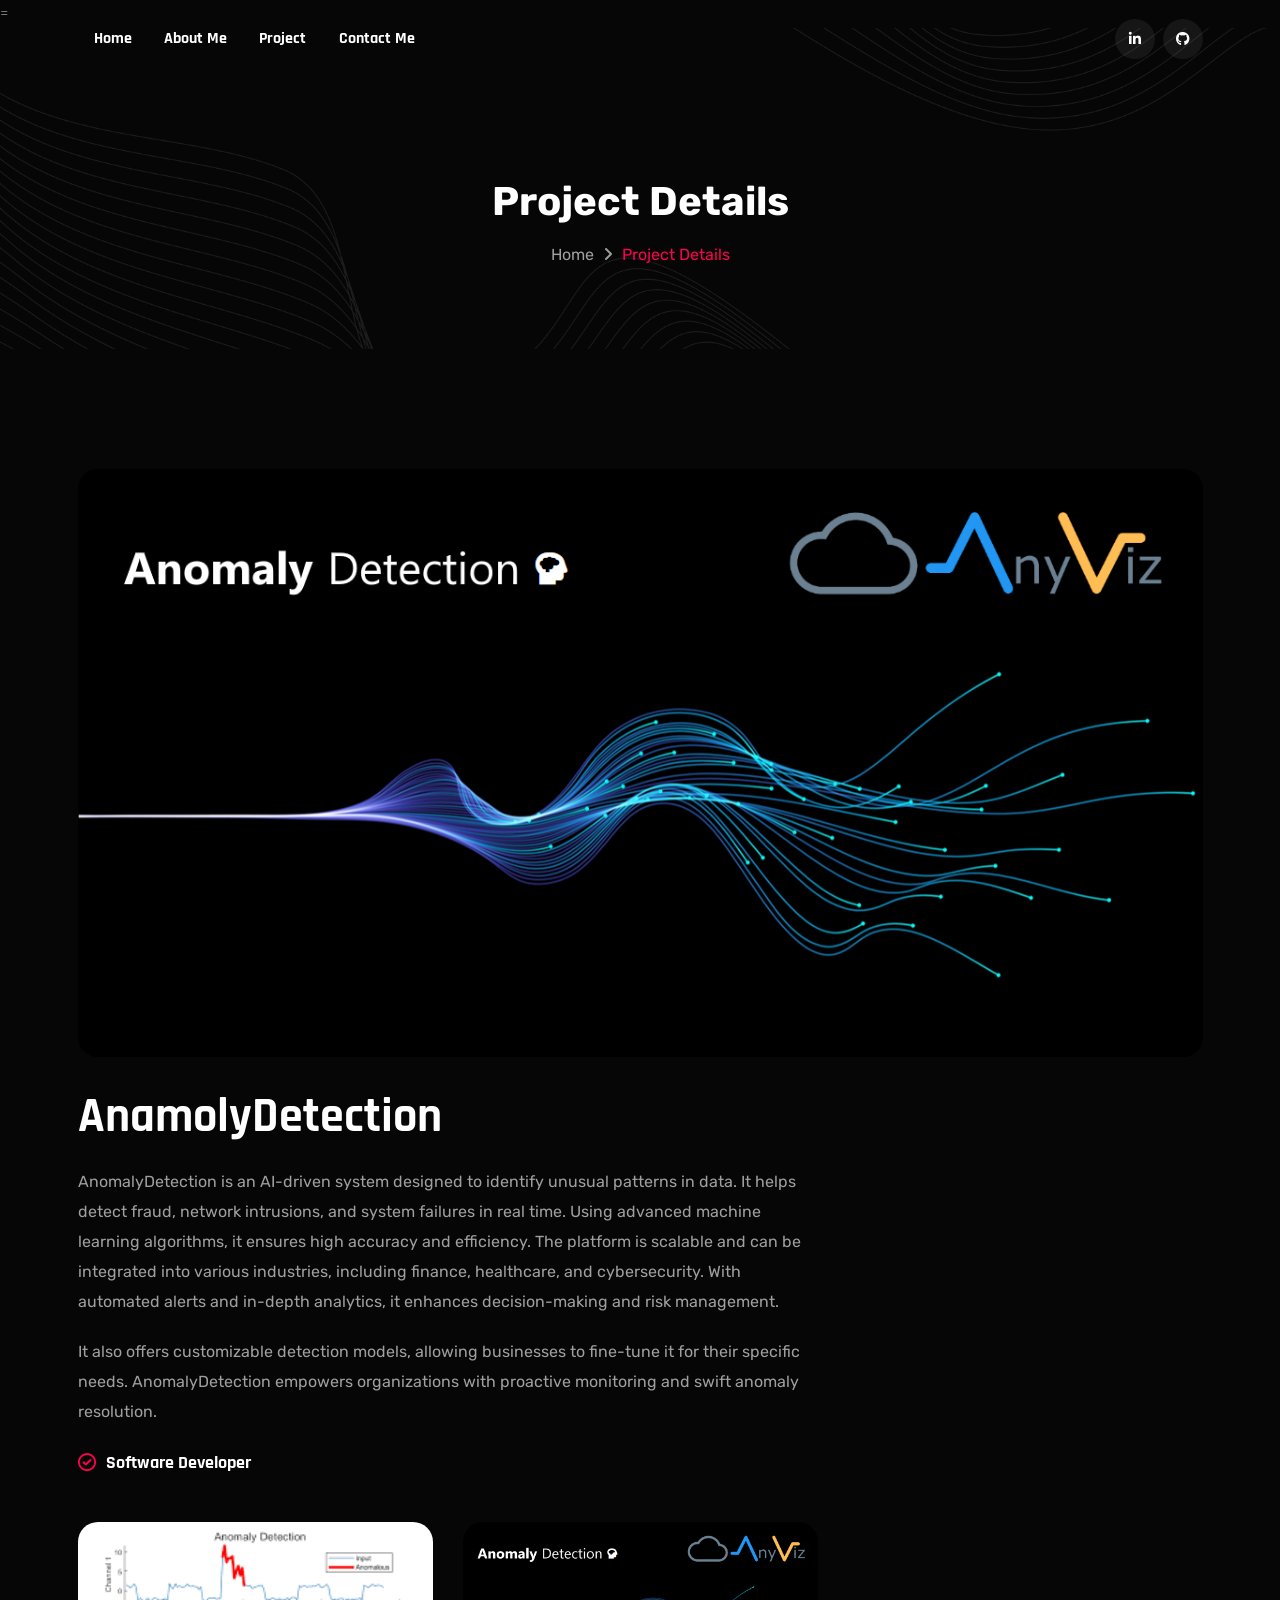
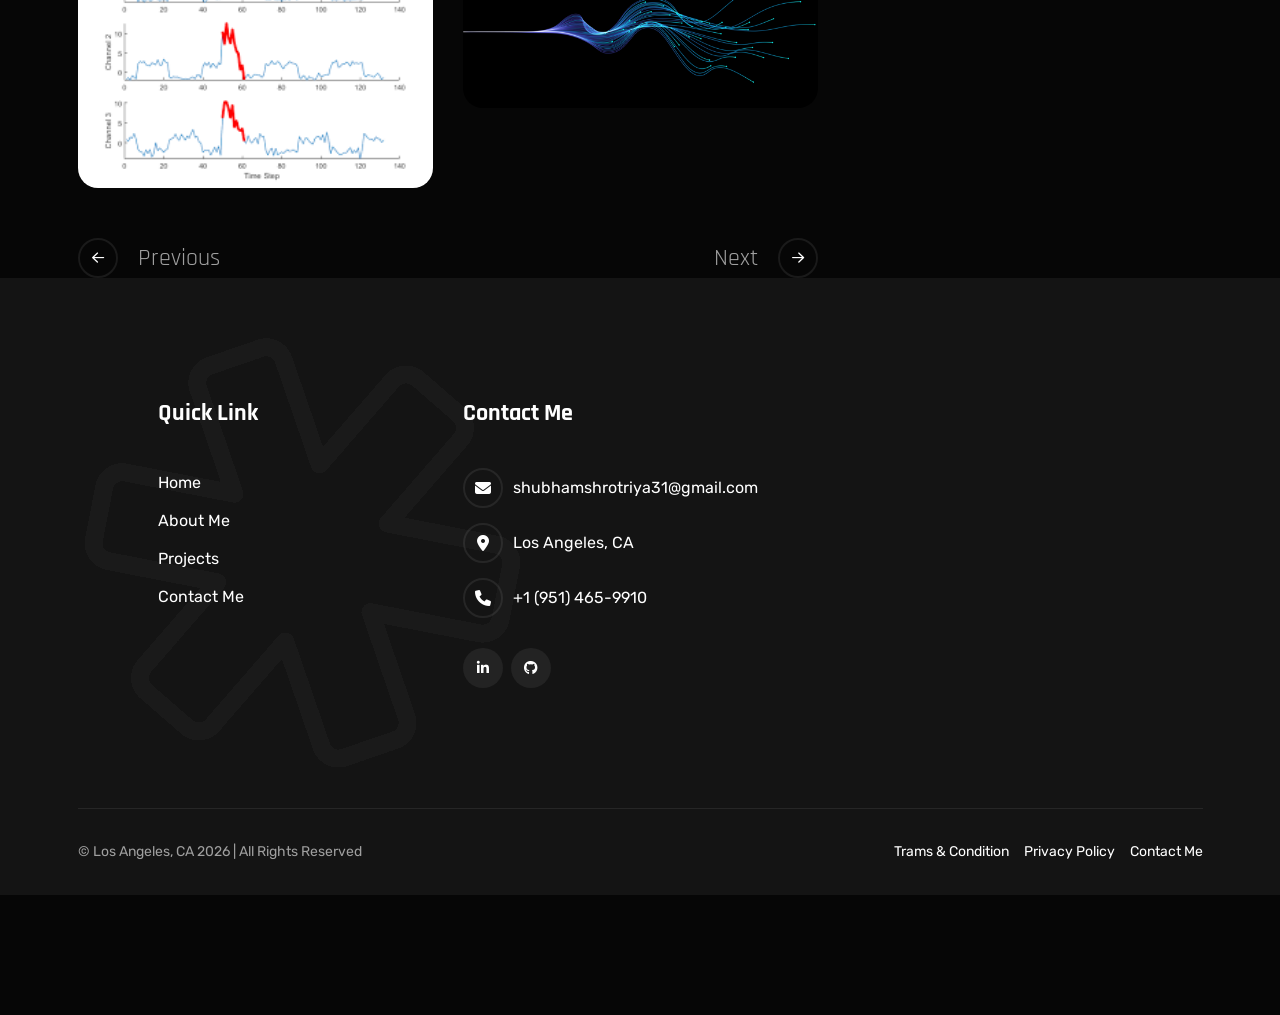
<file: project-details3.html>
<!DOCTYPE html>
<html lang="en">

<head>
    <meta charset="UTF-8">
    <meta http-equiv="X-UA-Compatible" content="IE=edge">
    <meta name="viewport" content="width=device-width, initial-scale=1.0">
    <meta name="description" content="Reeni is a modern personal portfolio template for designers, developers, content writer, cleaner, programmer, fashion designer, model, Influencer and freelancers. Fully responsive, SEO-friendly, Bootstrap and easy to customize.">
    <link rel="shortcut icon" type="image/x-icon" href="assets/images/favicon.svg">
    <title>Shubham Shrotriya | Software Developer - Portfolio</title>
    <!-- Bootstrap min css -->
    <link rel="stylesheet" href="assets/css/vendor/fontawesome.css">
    <link rel="stylesheet" href="assets/css/plugins/swiper.css">
    <link rel="stylesheet" href="assets/css/plugins/odometer.css">
    <link rel="stylesheet" href="assets/css/vendor/animate.min.css">
    <link rel="stylesheet" href="assets/css/vendor/bootstrap.min.css">
    <!-- custom css -->
    <link rel="stylesheet" href="assets/css/style.css">
</head>

<body>

    <!-- tpm-header-area start -->
    <header class="tmp-header-area-start header-one header--sticky header--transparent">
        <div class="container">
            <div class="row">
                <div class="col-lg-12">
                    <div class="header-content">
                        
                        <nav class="tmp-mainmenu-nav d-none d-xl-block">
                            <ul class="tmp-mainmenu">
                                <li>
                                    <a href="index.html">Home
                                    </a>
                                    <!-- <ul class="submenu">
            <li><a href="index.html">Home 01</a></li>
            <li><a href="index-02.html">Home 02</a></li>
            <li><a href="index-03.html">Home 03</a></li>
            <li><a href="index-04.html">Home 04</a></li>
            <li><a href="index-05.html">Home 05</a></li>
            <li><a href="index-06.html">Home 06</a></li>
            <li><a href="index-07.html">Home 07</a></li>
            <li><a href="index-08.html">Home 08</a></li>
            <li><a href="index-09.html">Home 09</a></li>
            <li><a href="index-10.html">Home 10</a></li>
            <li><a href="index-11.html">Home 11</a></li>
            <li><a href="index-12.html">Home 12</a></li>
            <li><a href="index-13.html">Home 13</a></li>
        </ul> -->
                                </li>
                                <li>
                                    <a href="about.html">About Me</a>
                                </li>
                               
                               
                                <li class="has-dropdown">
                                    <a href="project.html">Project
                                      
                                    </a>
                                    
                                </li>
                                <li>
                                    <a href="contact.html">Contact Me</a>
                                </li>
                            </ul>

                        </nav>
                        <div class="tmp-header-right">
                            <div class="social-share-wrapper d-none d-md-block">
                                <div class="social-link">
                                   
                                    <a href="https://www.linkedin.com/in/shubhamshrotriya/"><i class="fa-brands fa-linkedin-in"></i></a>
                                    <a href="https://github.com/shubhamshrotriya16427"><i class="fa-brands fa-github"></i></a>
                                </div>
                            </div>
                           
                        </div>
                    </div>
                </div>
            </div>
        </div>
    </header>
    <!-- tpm-header-area end -->

  

 =

    <!-- Breadcrumb Area Start -->
    <div class="breadcrumb-area breadcrumb-bg">
        <div class="container">
            <div class="row">
                <div class="col-lg-12">
                    <div class="breadcrumb-inner text-center">
                        <h1 class="title split-collab">Project Details</h1>
                        <ul class="page-list">
                            <li class="tmp-breadcrumb-item"><a href="index.html">Home</a></li>
                            <li class="icon"><i class="fa-solid fa-angle-right"></i></li>
                            <li class="tmp-breadcrumb-item active">Project Details</li>
                        </ul>
                    </div>
                </div>
            </div>
        </div>
    </div>
    <!-- Breadcrumb Area End -->


    <div class="project-details-area-wrapper tmp-section-gap">
        <div class="container">
            <div class="row">
                <div class="col-lg-12">
                    <div class="project-details-thumnail-wrap">
                        <img src="assets/images/project3.png" alt="thumbnail">
                    </div>
                </div>
                <div class="col-lg-8">
                    <div class="project-details-content-wrap">
                        <h2 class="title">AnamolyDetection</h2>
                        <p class="docs">AnomalyDetection is an AI-driven system designed to identify unusual patterns in data. It helps detect fraud, network intrusions, and system failures in real time. Using advanced machine learning algorithms, it ensures high accuracy and efficiency. The platform is scalable and can be integrated into various industries, including finance, healthcare, and cybersecurity. With automated alerts and in-depth analytics, it enhances decision-making and risk management.</p>
                        <p class="docs">It also offers customizable detection models, allowing businesses to fine-tune it for their specific needs. AnomalyDetection empowers organizations with proactive monitoring and swift anomaly resolution.</p>

                        <div class="check-box-wrap">
                            <ul>
                                
                                
                                <li>
                                    <h4 class="check-box-item"><span><i
                                                class="fa-solid fa-circle-check"></i></span>Software Developer</h4>
                                </li>
                            </ul>
                        </div>
                       
                       
                        <div class="project-details-swiper-wrapper">
                            <div class="swiper project-details-swiper">
                                <div class="swiper-wrapper">
                                    <div class="swiper-slide">
                                        <div class="project-details-img">
                                            <img src="assets/images/project31.png" alt="swiper-img">
                                        </div>
                                    </div>
                                    <div class="swiper-slide">
                                        <div class="project-details-img">
                                            <img src="assets/images/project3.png" alt="swiper-img">
                                        </div>
                                    </div>
                                    <div class="swiper-slide">
                                        <div class="project-details-img">
                                            <img src="assets/images/project3.png" alt="swiper-img">
                                        </div>
                                    </div>
                                </div>
                            </div>
                            <div class="project-details-swiper-btn">
                                <div class="project-swiper-button-prev"><span><i
                                            class="fa-solid fa-arrow-left"></i></span>Previous</div>
                                <div class="project-swiper-button-next">Next <span><i
                                            class="fa-solid fa-arrow-right"></i></span></div>
                            </div>
                        </div>
                    </div>
            
              
            </div>
        </div>
    </div>
    <!-- Start Footer Area  -->
   <!-- Start Footer Area  -->
   <footer class="footer-area footer-style-one-wrapper  tmp-section-gap">
    <div class="container">
        <div class="footer-main footer-style-one">
            <div class="row g-5">
           
                <div class="col-lg-4 col-md-6">
                    <div class="single-footer-wrapper quick-link-wrap">
                        <h5 class="ft-title">Quick Link</h5>
                        <ul class="ft-link tmp-link-animation">
                            <li>
                                <a href="index.html">Home</a>
                            </li>
                            <li>
                                <a href="about.html">About Me</a>
                            </li>
                            <li>
                                <a href="project.html">Projects</a>
                            </li>
                            <li>
                                <a href="contact.html">Contact Me</a>
                            </li>
                        </ul>
                    </div>
                </div>
                <div class="col-lg-3 col-md-6">
                    <div class="single-footer-wrapper contact-wrap">
                        <h5 class="ft-title">Contact Me </h5>
                        <ul class="ft-link tmp-link-animation">
                            <li><span class="ft-icon"><i class="fa-solid fa-envelope"></i></span><a href="#">shubhamshrotriya31@gmail.com</a></li>
                            <li><span class="ft-icon"><i class="fa-solid fa-location-dot"></i></span>Los Angeles, CA</li>
                            <li><span class="ft-icon"><i class="fa-solid fa-phone"></i></span><a href="#">+1 (951) 465-9910 </a></li>
                        </ul>
                        <div class="social-link footer">
                           
                            <a href="https://www.linkedin.com/in/shubhamshrotriya/"><i class="fa-brands fa-linkedin-in"></i></a>
                            <a href="https://github.com/shubhamshrotriya16427"><i class="fa-brands fa-github"></i></a>
                        </div>
                    </div>
                </div>
            </div>
        </div>
    </div>
    <div class="footer-bg-img">
        <img src="assets/images/footer/footer-bg-img.png" alt="footer-img">
    </div>
</footer>
<div class="copyright-area-one">
    <div class="container">
        <div class="row">
            <div class="col-lg-12">
                <div class="main-wrapper">
                    <p class="copy-right-para">© Los Angeles, CA <script>
                            document.write(new Date().getFullYear())
                        </script> | All Rights Reserved</p>
                    <ul>
                        <li><a href="#">Trams & Condition</a></li>
                        <li><a href="#">Privacy Policy</a></li>
                        <li><a href="#">Contact Me</a></li>
                    </ul>
                </div>
            </div>
        </div>
    </div>
</div>
<!-- End Footer Area  -->



    <!-- ready chatting option via email -->

    <!-- ready chatting option via email end -->
    <!-- progress area start -->
    <div class="scrollToTop" style="display: block;">
        <div class="arrowUp">
            <i class="fa-light fa-arrow-up"></i>
        </div>
        <div class="water" style="transform: translate(0px, 87%);">
            <svg viewBox="0 0 560 20" class="water_wave water_wave_back">
                <use xlink:href="#wave"></use>
            </svg>
            <svg viewBox="0 0 560 20" class="water_wave water_wave_front">
                <use xlink:href="#wave"></use>
            </svg>
            <svg version="1.1" xmlns="http://www.w3.org/2000/svg" xmlns:xlink="http://www.w3.org/1999/xlink" viewBox="0 0 560 20" style="display: none;">
                <symbol id="wave">
                    <path d="M420,20c21.5-0.4,38.8-2.5,51.1-4.5c13.4-2.2,26.5-5.2,27.3-5.4C514,6.5,518,4.7,528.5,2.7c7.1-1.3,17.9-2.8,31.5-2.7c0,0,0,0,0,0v20H420z" fill="#FF014F"></path>
                    <path d="M420,20c-21.5-0.4-38.8-2.5-51.1-4.5c-13.4-2.2-26.5-5.2-27.3-5.4C326,6.5,322,4.7,311.5,2.7C304.3,1.4,293.6-0.1,280,0c0,0,0,0,0,0v20H420z" fill="#FF014F"></path>
                    <path d="M140,20c21.5-0.4,38.8-2.5,51.1-4.5c13.4-2.2,26.5-5.2,27.3-5.4C234,6.5,238,4.7,248.5,2.7c7.1-1.3,17.9-2.8,31.5-2.7c0,0,0,0,0,0v20H140z" fill="#FF014F"></path>
                    <path d="M140,20c-21.5-0.4-38.8-2.5-51.1-4.5c-13.4-2.2-26.5-5.2-27.3-5.4C46,6.5,42,4.7,31.5,2.7C24.3,1.4,13.6-0.1,0,0c0,0,0,0,0,0l0,20H140z" fill="#FF014F"></path>
                </symbol>
            </svg>

        </div>
    </div>
    <!-- progress area end -->
    <!-- <div class="tmp-right-demo">
    <button class="demo-button">
        <p class="mb--0">48</p>
        <span class="text">Demos</span>
    </button>
</div> -->



    <div class="demo-modal-area">
        <div class="wrapper">
            <div class="tmp-modal-inner">
                <div class="close-icon">
                    <button class="demo-close-btn"><span><i class="fa-sharp fa-light fa-xmark"></i></span></button>
                </div>
                <div class="demo-top text-center">
                    <h4 class="title">Reeni</h4>
                    <p class="subtitle">A personal portfolio website is your digital resume—a place to showcase your work,
                        skills, and achievements.</p>
                </div>
                <ul class="popuptab-area nav nav-tabs" id="popuptab" role="tablist">
                    <li class="nav-item">
                        <a class="nav-link active demo-dark" id="demodark-tab" data-bs-toggle="tab" href="#demodark" role="tab" aria-controls="demodark" aria-selected="true">Dark Demo</a>
                    </li>
                    <li class="nav-item">
                        <a class="nav-link demo-light" id="demolight-tab" data-bs-toggle="tab" href="#demolight" role="tab" aria-controls="demolight" aria-selected="false">Light Demo</a>
                    </li>
                </ul>
                <div class="tab-content" id="popuptabContent">
                    <div class="tab-pane show active" id="demodark" role="tabpanel" aria-labelledby="demodark-tab">
                        <div class="content">
                            <div class="row">

                                <!-- Start Single Content  -->
                                <div class="col-lg-4 col-md-6 col-12">
                                    <div class="single-demo">
                                        <div class="inner">
                                            <div class="thumbnail">
                                                <a href="index.html">
                                                    <img class="w-100" src="assets/images/demo/home-1.png" alt="Personal Portfolio">
                                                    <span class="overlay-content">
                                                    <span class="overlay-text">View Demo <i
                                                            class="feather-external-link"></i></span>
                                                    </span>
                                                </a>
                                            </div>
                                            <div class="inner">
                                                <h3 class="title"><a href="index.html">Main Demo</a></h3>
                                            </div>
                                        </div>
                                    </div>
                                </div>
                                <!-- End Single Content  -->

                                <!-- Start Single Content  -->
                                <div class="col-lg-4 col-md-6 col-12">
                                    <div class="single-demo">
                                        <div class="inner">
                                            <div class="thumbnail">
                                                <a href="index-02.html">
                                                    <img class="w-100" src="assets/images/demo/home-2.png" alt="Personal Portfolio">
                                                    <span class="overlay-content">
                                                    <span class="overlay-text">View Demo <i
                                                            class="feather-external-link"></i></span>
                                                    </span>
                                                </a>
                                            </div>
                                            <div class="inner">
                                                <h3 class="title"><a href="index-02.html">Demo 02</a></h3>
                                            </div>
                                        </div>
                                    </div>
                                </div>
                                <!-- End Single Content  -->

                                <!-- Start Single Content  -->
                                <div class="col-lg-4 col-md-6 col-12">
                                    <div class="single-demo">
                                        <div class="inner">
                                            <div class="thumbnail">
                                                <a href="index-03.html">
                                                    <img class="w-100" src="assets/images/demo/home-3.png" alt="Personal Portfolio">
                                                    <span class="overlay-content">
                                                    <span class="overlay-text">View Demo <i
                                                            class="feather-external-link"></i></span>
                                                    </span>
                                                </a>
                                            </div>
                                            <div class="inner">
                                                <h3 class="title"><a href="index-03.html">Demo 03</a></h3>
                                            </div>
                                        </div>
                                    </div>
                                </div>
                                <!-- End Single Content  -->

                                <!-- Start Single Content  -->
                                <div class="col-lg-4 col-md-6 col-12">
                                    <div class="single-demo">
                                        <div class="inner">
                                            <div class="thumbnail">
                                                <a href="index-04.html">
                                                    <img class="w-100" src="assets/images/demo/home-4.png" alt="Personal Portfolio">
                                                    <span class="overlay-content">
                                                    <span class="overlay-text">View Demo <i
                                                            class="feather-external-link"></i></span>
                                                    </span>
                                                </a>
                                            </div>
                                            <div class="inner">
                                                <h3 class="title"><a href="index-04.html">Demo 04</a></h3>
                                            </div>
                                        </div>
                                    </div>
                                </div>
                                <!-- End Single Content  -->

                                <!-- Start Single Content  -->
                                <div class="col-lg-4 col-md-6 col-12">
                                    <div class="single-demo">
                                        <div class="inner">
                                            <div class="thumbnail">
                                                <a href="index-05.html">
                                                    <img class="w-100" src="assets/images/demo/home-5.png" alt="Personal Portfolio">
                                                    <span class="overlay-content">
                                                    <span class="overlay-text">View Demo <i
                                                            class="feather-external-link"></i></span>
                                                    </span>
                                                </a>
                                            </div>
                                            <div class="inner">
                                                <h3 class="title"><a href="index-05.html">Demo 05</a></h3>
                                            </div>
                                        </div>
                                    </div>
                                </div>
                                <!-- End Single Content  -->

                                <!-- Start Single Content  -->
                                <div class="col-lg-4 col-md-6 col-12">
                                    <div class="single-demo">
                                        <div class="inner">
                                            <div class="thumbnail">
                                                <a href="index-06.html">
                                                    <img class="w-100" src="assets/images/demo/home-6.png" alt="Personal Portfolio">
                                                    <span class="overlay-content">
                                                    <span class="overlay-text">View Demo <i
                                                            class="feather-external-link"></i></span>
                                                    </span>
                                                </a>
                                            </div>
                                            <div class="inner">
                                                <h3 class="title"><a href="index-06.html">Demo 06</a></h3>
                                            </div>
                                        </div>
                                    </div>
                                </div>
                                <!-- End Single Content  -->

                                <!-- Start Single Content  -->
                                <div class="col-lg-4 col-md-6 col-12">
                                    <div class="single-demo">
                                        <div class="inner">
                                            <div class="thumbnail">
                                                <a href="index-07.html">
                                                    <img class="w-100" src="assets/images/demo/home-7.png" alt="Personal Portfolio">
                                                    <span class="overlay-content">
                                                    <span class="overlay-text">View Demo <i
                                                            class="feather-external-link"></i></span>
                                                    </span>
                                                </a>
                                            </div>
                                            <div class="inner">
                                                <h3 class="title"><a href="index-07.html">Demo 07</a></h3>
                                            </div>
                                        </div>
                                    </div>
                                </div>
                                <!-- End Single Content  -->

                                <!-- Start Single Content  -->
                                <div class="col-lg-4 col-md-6 col-12">
                                    <div class="single-demo">
                                        <div class="inner">
                                            <div class="thumbnail">
                                                <a href="index-08.html">
                                                    <img class="w-100" src="assets/images/demo/home-8.png" alt="Personal Portfolio">
                                                    <span class="overlay-content">
                                                    <span class="overlay-text">View Demo <i
                                                            class="feather-external-link"></i></span>
                                                    </span>
                                                </a>
                                            </div>
                                            <div class="inner">
                                                <h3 class="title"><a href="index-08.html">Demo 08</a></h3>
                                            </div>
                                        </div>
                                    </div>
                                </div>
                                <!-- End Single Content  -->

                                <!-- Start Single Content  -->
                                <div class="col-lg-4 col-md-6 col-12">
                                    <div class="single-demo">
                                        <div class="inner">
                                            <div class="thumbnail">
                                                <a href="index-09.html">
                                                    <img class="w-100" src="assets/images/demo/home-9.png" alt="Personal Portfolio">
                                                    <span class="overlay-content">
                                                    <span class="overlay-text">View Demo <i
                                                            class="feather-external-link"></i></span>
                                                    </span>
                                                </a>
                                            </div>
                                            <div class="inner">
                                                <h3 class="title"><a href="index-09.html">Demo 09</a></h3>
                                            </div>
                                        </div>
                                    </div>
                                </div>
                                <!-- End Single Content  -->

                                <!-- Start Single Content  -->
                                <div class="col-lg-4 col-md-6 col-12">
                                    <div class="single-demo">
                                        <div class="inner">
                                            <div class="thumbnail">
                                                <a href="index-10.html">
                                                    <img class="w-100" src="assets/images/demo/home-10.png" alt="Personal Portfolio">
                                                    <span class="overlay-content">
                                                    <span class="overlay-text">View Demo <i
                                                            class="feather-external-link"></i></span>
                                                    </span>
                                                </a>
                                            </div>
                                            <div class="inner">
                                                <h3 class="title"><a href="index-10.html">Demo 10</a></h3>
                                            </div>
                                        </div>
                                    </div>
                                </div>
                                <!-- End Single Content  -->

                                <!-- Start Single Content  -->
                                <div class="col-lg-4 col-md-6 col-12">
                                    <div class="single-demo">
                                        <div class="inner">
                                            <div class="thumbnail">
                                                <a href="index-11.html">
                                                    <img class="w-100" src="assets/images/demo/home-11.png" alt="Personal Portfolio">
                                                    <span class="overlay-content">
                                                    <span class="overlay-text">View Demo <i
                                                            class="feather-external-link"></i></span>
                                                    </span>
                                                </a>
                                            </div>
                                            <div class="inner">
                                                <h3 class="title"><a href="index-11.html">Demo 11</a></h3>
                                            </div>
                                        </div>
                                    </div>
                                </div>
                                <!-- End Single Content  -->

                                <!-- Start Single Content  -->
                                <div class="col-lg-4 col-md-6 col-12">
                                    <div class="single-demo">
                                        <div class="inner">
                                            <div class="thumbnail">
                                                <a href="index-12.html">
                                                    <img class="w-100" src="assets/images/demo/home-12.png" alt="Personal Portfolio">
                                                    <span class="overlay-content">
                                                    <span class="overlay-text">View Demo <i
                                                            class="feather-external-link"></i></span>
                                                    </span>
                                                </a>
                                            </div>
                                            <div class="inner">
                                                <h3 class="title"><a href="index-12.html">Demo 12</a></h3>
                                            </div>
                                        </div>
                                    </div>
                                </div>
                                <!-- End Single Content  -->

                                <!-- Start Single Content  -->
                                <div class="col-lg-4 col-md-6 col-12">
                                    <div class="single-demo">
                                        <div class="inner">
                                            <div class="thumbnail">
                                                <a href="index-13.html">
                                                    <img class="w-100" src="assets/images/demo/home-13.png" alt="Personal Portfolio">
                                                    <span class="overlay-content">
                                                    <span class="overlay-text">View Demo <i
                                                            class="feather-external-link"></i></span>
                                                    </span>
                                                </a>
                                            </div>
                                            <div class="inner">
                                                <h3 class="title"><a href="index-13.html">Demo 13</a></h3>
                                            </div>
                                        </div>
                                    </div>
                                </div>
                                <!-- End Single Content  -->

                                <!-- Start Single Content  -->
                                <div class="col-lg-4 col-md-6 col-12">
                                    <div class="single-demo">
                                        <div class="inner">
                                            <div class="thumbnail">
                                                <a href="index-14.html">
                                                    <img class="w-100" src="assets/images/demo/home-14.png" alt="Personal Portfolio">
                                                    <span class="overlay-content">
                                                    <span class="overlay-text">View Demo <i
                                                            class="feather-external-link"></i></span>
                                                    </span>
                                                </a>
                                            </div>
                                            <div class="inner">
                                                <h3 class="title"><a href="index-14.html">Demo 14</a></h3>
                                            </div>
                                        </div>
                                    </div>
                                </div>
                                <!-- End Single Content  -->

                                <!-- Start Single Content  -->
                                <div class="col-lg-4 col-md-6 col-12">
                                    <div class="single-demo">
                                        <div class="inner">
                                            <div class="thumbnail">
                                                <a href="index-15.html">
                                                    <img class="w-100" src="assets/images/demo/home-15.png" alt="Personal Portfolio">
                                                    <span class="overlay-content">
                                                    <span class="overlay-text">View Demo <i
                                                            class="feather-external-link"></i></span>
                                                    </span>
                                                </a>
                                            </div>
                                            <div class="inner">
                                                <h3 class="title"><a href="index-15.html">Demo 15</a></h3>
                                            </div>
                                        </div>
                                    </div>
                                </div>
                                <!-- End Single Content  -->
                                <!-- Start Single Content  -->
                                <div class="col-lg-4 col-md-6 col-12">
                                    <div class="single-demo">
                                        <div class="inner">
                                            <div class="thumbnail">
                                                <a href="index-16.html">
                                                    <img class="w-100" src="assets/images/demo/home-16.png" alt="Personal Portfolio">
                                                    <span class="overlay-content">
                                                    <span class="overlay-text">View Demo <i
                                                            class="feather-external-link"></i></span>
                                                    </span>
                                                </a>
                                            </div>
                                            <div class="inner">
                                                <h3 class="title"><a href="index-16.html">Demo 16</a></h3>
                                            </div>
                                        </div>
                                    </div>
                                </div>
                                <!-- End Single Content  -->
                                <!-- Start Single Content  -->
                                <div class="col-lg-4 col-md-6 col-12">
                                    <div class="single-demo">
                                        <div class="inner">
                                            <div class="thumbnail">
                                                <a href="index-17.html">
                                                    <img class="w-100" src="assets/images/demo/home-17.png" alt="Personal Portfolio">
                                                    <span class="overlay-content">
                                                    <span class="overlay-text">View Demo <i
                                                            class="feather-external-link"></i></span>
                                                    </span>
                                                </a>
                                            </div>
                                            <div class="inner">
                                                <h3 class="title"><a href="index-17.html">Demo 17</a></h3>
                                            </div>
                                        </div>
                                    </div>
                                </div>
                                <!-- End Single Content  -->
                                <!-- Start Single Content  -->
                                <div class="col-lg-4 col-md-6 col-12">
                                    <div class="single-demo">
                                        <div class="inner">
                                            <div class="thumbnail">
                                                <a href="index-18.html">
                                                    <img class="w-100" src="assets/images/demo/home-18.png" alt="Personal Portfolio">
                                                    <span class="overlay-content">
                                                    <span class="overlay-text">View Demo <i
                                                            class="feather-external-link"></i></span>
                                                    </span>
                                                </a>
                                            </div>
                                            <div class="inner">
                                                <h3 class="title"><a href="index-18.html">Demo 18</a></h3>
                                            </div>
                                        </div>
                                    </div>
                                </div>
                                <!-- End Single Content  -->
                                <!-- Start Single Content  -->
                                <div class="col-lg-4 col-md-6 col-12">
                                    <div class="single-demo">
                                        <div class="inner">
                                            <div class="thumbnail">
                                                <a href="index-19.html">
                                                    <img class="w-100" src="assets/images/demo/home-19.png" alt="Personal Portfolio">
                                                    <span class="overlay-content">
                                                    <span class="overlay-text">View Demo <i
                                                            class="feather-external-link"></i></span>
                                                    </span>
                                                </a>
                                            </div>
                                            <div class="inner">
                                                <h3 class="title"><a href="index-19.html">Demo 19</a></h3>
                                            </div>
                                        </div>
                                    </div>
                                </div>
                                <!-- End Single Content  -->
                                <!-- Start Single Content  -->
                                <div class="col-lg-4 col-md-6 col-12">
                                    <div class="single-demo">
                                        <div class="inner">
                                            <div class="thumbnail">
                                                <a href="index-20.html">
                                                    <img class="w-100" src="assets/images/demo/home-20.png" alt="Personal Portfolio">
                                                    <span class="overlay-content">
                                                    <span class="overlay-text">View Demo <i
                                                            class="feather-external-link"></i></span>
                                                    </span>
                                                </a>
                                            </div>
                                            <div class="inner">
                                                <h3 class="title"><a href="index-20.html">Demo 20</a></h3>
                                            </div>
                                        </div>
                                    </div>
                                </div>
                                <!-- End Single Content  -->
                                <!-- Start Single Content  -->
                                <div class="col-lg-4 col-md-6 col-12">
                                    <div class="single-demo">
                                        <div class="inner">
                                            <div class="thumbnail">
                                                <a href="#">
                                                    <img class="w-100" src="assets/images/demo/coming-soon.png" alt="Personal Portfolio">
                                                    <span class="overlay-content">
                                                    <span class="overlay-text">View Demo <i
                                                            class="feather-external-link"></i></span>
                                                    </span>
                                                </a>
                                            </div>
                                            <div class="inner">
                                                <h3 class="title"><a href="#">Demo 21</a></h3>
                                            </div>
                                        </div>
                                    </div>
                                </div>
                                <!-- End Single Content  -->



                            </div>
                        </div>
                    </div>


                    <div class="tab-pane" id="demolight" role="tabpanel" aria-labelledby="demolight-tab">
                        <div class="content">
                            <div class="row">

                                <!-- Start Single Content  -->
                                <div class="col-lg-4 col-md-6 col-12">
                                    <div class="single-demo">
                                        <div class="inner">
                                            <div class="thumbnail">
                                                <a href="index-white.html">
                                                    <img class="w-100" src="assets/images/demo/home-1-white.png" alt="Personal Portfolio">
                                                    <span class="overlay-content">
                                                    <span class="overlay-text">View Demo <i
                                                            class="feather-external-link"></i></span>
                                                    </span>
                                                </a>
                                            </div>
                                            <div class="inner">
                                                <h3 class="title"><a href="index-white.html">Main Demo</a></h3>
                                            </div>
                                        </div>
                                    </div>
                                </div>
                                <!-- End Single Content  -->

                                <!-- Start Single Content  -->
                                <div class="col-lg-4 col-md-6 col-12">
                                    <div class="single-demo">
                                        <div class="inner">
                                            <div class="thumbnail">
                                                <a href="index-02-white.html">
                                                    <img class="w-100" src="assets/images/demo/home-2-white.png" alt="Personal Portfolio">
                                                    <span class="overlay-content">
                                                    <span class="overlay-text">View Demo <i
                                                            class="feather-external-link"></i></span>
                                                    </span>
                                                </a>
                                            </div>
                                            <div class="inner">
                                                <h3 class="title"><a href="index-02-white.html">Demo 02</a></h3>
                                            </div>
                                        </div>
                                    </div>
                                </div>
                                <!-- End Single Content  -->

                                <!-- Start Single Content  -->
                                <div class="col-lg-4 col-md-6 col-12">
                                    <div class="single-demo">
                                        <div class="inner">
                                            <div class="thumbnail">
                                                <a href="index-03-white.html">
                                                    <img class="w-100" src="assets/images/demo/home-3-white.png" alt="Personal Portfolio">
                                                    <span class="overlay-content">
                                                    <span class="overlay-text">View Demo <i
                                                            class="feather-external-link"></i></span>
                                                    </span>
                                                </a>
                                            </div>
                                            <div class="inner">
                                                <h3 class="title"><a href="index-03-white.html">Demo 03</a></h3>
                                            </div>
                                        </div>
                                    </div>
                                </div>
                                <!-- End Single Content  -->

                                <!-- Start Single Content  -->
                                <div class="col-lg-4 col-md-6 col-12">
                                    <div class="single-demo">
                                        <div class="inner">
                                            <div class="thumbnail">
                                                <a href="index-04-white.html">
                                                    <img class="w-100" src="assets/images/demo/home-4-white.png" alt="Personal Portfolio">
                                                    <span class="overlay-content">
                                                    <span class="overlay-text">View Demo <i
                                                            class="feather-external-link"></i></span>
                                                    </span>
                                                </a>
                                            </div>
                                            <div class="inner">
                                                <h3 class="title"><a href="index-04-white.html">Demo 04</a></h3>
                                            </div>
                                        </div>
                                    </div>
                                </div>
                                <!-- End Single Content  -->

                                <!-- Start Single Content  -->
                                <div class="col-lg-4 col-md-6 col-12">
                                    <div class="single-demo">
                                        <div class="inner">
                                            <div class="thumbnail">
                                                <a href="index-05-white.html">
                                                    <img class="w-100" src="assets/images/demo/home-5-white.png" alt="Personal Portfolio">
                                                    <span class="overlay-content">
                                                    <span class="overlay-text">View Demo <i
                                                            class="feather-external-link"></i></span>
                                                    </span>
                                                </a>
                                            </div>
                                            <div class="inner">
                                                <h3 class="title"><a href="index-05-white.html">Demo 05</a></h3>
                                            </div>
                                        </div>
                                    </div>
                                </div>
                                <!-- End Single Content  -->

                                <!-- Start Single Content  -->
                                <div class="col-lg-4 col-md-6 col-12">
                                    <div class="single-demo">
                                        <div class="inner">
                                            <div class="thumbnail">
                                                <a href="index-06-white.html">
                                                    <img class="w-100" src="assets/images/demo/home-6-white.png" alt="Personal Portfolio">
                                                    <span class="overlay-content">
                                                    <span class="overlay-text">View Demo <i
                                                            class="feather-external-link"></i></span>
                                                    </span>
                                                </a>
                                            </div>
                                            <div class="inner">
                                                <h3 class="title"><a href="index-06-white.html">Demo 06</a></h3>
                                            </div>
                                        </div>
                                    </div>
                                </div>
                                <!-- End Single Content  -->

                                <!-- Start Single Content  -->
                                <div class="col-lg-4 col-md-6 col-12">
                                    <div class="single-demo">
                                        <div class="inner">
                                            <div class="thumbnail">
                                                <a href="index-07-white.html">
                                                    <img class="w-100" src="assets/images/demo/home-7-white.png" alt="Personal Portfolio">
                                                    <span class="overlay-content">
                                                    <span class="overlay-text">View Demo <i
                                                            class="feather-external-link"></i></span>
                                                    </span>
                                                </a>
                                            </div>
                                            <div class="inner">
                                                <h3 class="title"><a href="index-07-white.html">Demo 07</a></h3>
                                            </div>
                                        </div>
                                    </div>
                                </div>
                                <!-- End Single Content  -->

                                <!-- Start Single Content  -->
                                <div class="col-lg-4 col-md-6 col-12">
                                    <div class="single-demo">
                                        <div class="inner">
                                            <div class="thumbnail">
                                                <a href="index-08-white.html">
                                                    <img class="w-100" src="assets/images/demo/home-8-white.png" alt="Personal Portfolio">
                                                    <span class="overlay-content">
                                                    <span class="overlay-text">View Demo <i
                                                            class="feather-external-link"></i></span>
                                                    </span>
                                                </a>
                                            </div>
                                            <div class="inner">
                                                <h3 class="title"><a href="index-08-white.html">Demo 08</a></h3>
                                            </div>
                                        </div>
                                    </div>
                                </div>
                                <!-- End Single Content  -->

                                <!-- Start Single Content  -->
                                <div class="col-lg-4 col-md-6 col-12">
                                    <div class="single-demo">
                                        <div class="inner">
                                            <div class="thumbnail">
                                                <a href="index-09-white.html">
                                                    <img class="w-100" src="assets/images/demo/home-9-white.png" alt="Personal Portfolio">
                                                    <span class="overlay-content">
                                                    <span class="overlay-text">View Demo <i
                                                            class="feather-external-link"></i></span>
                                                    </span>
                                                </a>
                                            </div>
                                            <div class="inner">
                                                <h3 class="title"><a href="index-09-white.html">Demo 09</a></h3>
                                            </div>
                                        </div>
                                    </div>
                                </div>
                                <!-- End Single Content  -->

                                <!-- Start Single Content  -->
                                <div class="col-lg-4 col-md-6 col-12">
                                    <div class="single-demo">
                                        <div class="inner">
                                            <div class="thumbnail">
                                                <a href="index-10-white.html">
                                                    <img class="w-100" src="assets/images/demo/home-10-white.png" alt="Personal Portfolio">
                                                    <span class="overlay-content">
                                                    <span class="overlay-text">View Demo <i
                                                            class="feather-external-link"></i></span>
                                                    </span>
                                                </a>
                                            </div>
                                            <div class="inner">
                                                <h3 class="title"><a href="index-10-white.html">Demo 10</a></h3>
                                            </div>
                                        </div>
                                    </div>
                                </div>
                                <!-- End Single Content  -->

                                <!-- Start Single Content  -->
                                <div class="col-lg-4 col-md-6 col-12">
                                    <div class="single-demo">
                                        <div class="inner">
                                            <div class="thumbnail">
                                                <a href="index-11-white.html">
                                                    <img class="w-100" src="assets/images/demo/home-11-white.png" alt="Personal Portfolio">
                                                    <span class="overlay-content">
                                                    <span class="overlay-text">View Demo <i
                                                            class="feather-external-link"></i></span>
                                                    </span>
                                                </a>
                                            </div>
                                            <div class="inner">
                                                <h3 class="title"><a href="index-11-white.html">Demo 11</a></h3>
                                            </div>
                                        </div>
                                    </div>
                                </div>
                                <!-- End Single Content  -->

                                <!-- Start Single Content  -->
                                <div class="col-lg-4 col-md-6 col-12">
                                    <div class="single-demo">
                                        <div class="inner">
                                            <div class="thumbnail">
                                                <a href="index-12-white.html">
                                                    <img class="w-100" src="assets/images/demo/home-12-white.png" alt="Personal Portfolio">
                                                    <span class="overlay-content">
                                                    <span class="overlay-text">View Demo <i
                                                            class="feather-external-link"></i></span>
                                                    </span>
                                                </a>
                                            </div>
                                            <div class="inner">
                                                <h3 class="title"><a href="index-12-white.html">Demo 12</a></h3>
                                            </div>
                                        </div>
                                    </div>
                                </div>
                                <!-- End Single Content  -->
                                <!-- Start Single Content  -->
                                <div class="col-lg-4 col-md-6 col-12">
                                    <div class="single-demo">
                                        <div class="inner">
                                            <div class="thumbnail">
                                                <a href="index-13-white.html">
                                                    <img class="w-100" src="assets/images/demo/home-13-white.png" alt="Personal Portfolio">
                                                    <span class="overlay-content">
                                                    <span class="overlay-text">View Demo <i
                                                            class="feather-external-link"></i></span>
                                                    </span>
                                                </a>
                                            </div>
                                            <div class="inner">
                                                <h3 class="title"><a href="index-13-white.html">Demo 13</a></h3>
                                            </div>
                                        </div>
                                    </div>
                                </div>
                                <!-- End Single Content  -->

                                <!-- Start Single Content  -->
                                <div class="col-lg-4 col-md-6 col-12">
                                    <div class="single-demo">
                                        <div class="inner">
                                            <div class="thumbnail">
                                                <a href="index-14-white.html">
                                                    <img class="w-100" src="assets/images/demo/home-14-white.png" alt="Personal Portfolio">
                                                    <span class="overlay-content">
                                                    <span class="overlay-text">View Demo <i
                                                            class="feather-external-link"></i></span>
                                                    </span>
                                                </a>
                                            </div>
                                            <div class="inner">
                                                <h3 class="title"><a href="index-14-white.html">Demo 14</a></h3>
                                            </div>
                                        </div>
                                    </div>
                                </div>
                                <!-- End Single Content  -->

                                <!-- Start Single Content  -->
                                <div class="col-lg-4 col-md-6 col-12">
                                    <div class="single-demo">
                                        <div class="inner">
                                            <div class="thumbnail">
                                                <a href="index-15-white.html">
                                                    <img class="w-100" src="assets/images/demo/home-15-white.png" alt="Personal Portfolio">
                                                    <span class="overlay-content">
                                                    <span class="overlay-text">View Demo <i
                                                            class="feather-external-link"></i></span>
                                                    </span>
                                                </a>
                                            </div>
                                            <div class="inner">
                                                <h3 class="title"><a href="index-15-white.html">Demo 15</a></h3>
                                            </div>
                                        </div>
                                    </div>
                                </div>
                                <!-- End Single Content  -->
                                <!-- Start Single Content  -->
                                <div class="col-lg-4 col-md-6 col-12">
                                    <div class="single-demo">
                                        <div class="inner">
                                            <div class="thumbnail">
                                                <a href="index-16-white.html">
                                                    <img class="w-100" src="assets/images/demo/home-16-white.png" alt="Personal Portfolio">
                                                    <span class="overlay-content">
                                                    <span class="overlay-text">View Demo <i
                                                            class="feather-external-link"></i></span>
                                                    </span>
                                                </a>
                                            </div>
                                            <div class="inner">
                                                <h3 class="title"><a href="index-16-white.html">Demo 16</a></h3>
                                            </div>
                                        </div>
                                    </div>
                                </div>
                                <!-- End Single Content  -->
                                <!-- Start Single Content  -->
                                <div class="col-lg-4 col-md-6 col-12">
                                    <div class="single-demo">
                                        <div class="inner">
                                            <div class="thumbnail">
                                                <a href="index-17-white.html">
                                                    <img class="w-100" src="assets/images/demo/home-17-white.png" alt="Personal Portfolio">
                                                    <span class="overlay-content">
                                                    <span class="overlay-text">View Demo <i
                                                            class="feather-external-link"></i></span>
                                                    </span>
                                                </a>
                                            </div>
                                            <div class="inner">
                                                <h3 class="title"><a href="index-17-white.html">Demo 17</a></h3>
                                            </div>
                                        </div>
                                    </div>
                                </div>
                                <!-- End Single Content  -->
                                <!-- Start Single Content  -->
                                <div class="col-lg-4 col-md-6 col-12">
                                    <div class="single-demo">
                                        <div class="inner">
                                            <div class="thumbnail">
                                                <a href="index-18-white.html">
                                                    <img class="w-100" src="assets/images/demo/home-18-white.png" alt="Personal Portfolio">
                                                    <span class="overlay-content">
                                                <span class="overlay-text">View Demo <i
                                                        class="feather-external-link"></i></span>
                                                    </span>
                                                </a>
                                            </div>
                                            <div class="inner">
                                                <h3 class="title"><a href="index-18-white.html">Demo 18</a></h3>
                                            </div>
                                        </div>
                                    </div>
                                </div>
                                <!-- End Single Content  -->
                                <!-- Start Single Content  -->
                                <div class="col-lg-4 col-md-6 col-12">
                                    <div class="single-demo">
                                        <div class="inner">
                                            <div class="thumbnail">
                                                <a href="index-19-white.html">
                                                    <img class="w-100" src="assets/images/demo/home-19-white.png" alt="Personal Portfolio">
                                                    <span class="overlay-content">
                                                <span class="overlay-text">View Demo <i
                                                        class="feather-external-link"></i></span>
                                                    </span>
                                                </a>
                                            </div>
                                            <div class="inner">
                                                <h3 class="title"><a href="index-19-white.html">Demo 19</a></h3>
                                            </div>
                                        </div>
                                    </div>
                                </div>
                                <!-- End Single Content  -->
                                <!-- Start Single Content  -->
                                <div class="col-lg-4 col-md-6 col-12">
                                    <div class="single-demo">
                                        <div class="inner">
                                            <div class="thumbnail">
                                                <a href="index-20-white.html">
                                                    <img class="w-100" src="assets/images/demo/home-20-white.png" alt="Personal Portfolio">
                                                    <span class="overlay-content">
                                                <span class="overlay-text">View Demo <i
                                                        class="feather-external-link"></i></span>
                                                    </span>
                                                </a>
                                            </div>
                                            <div class="inner">
                                                <h3 class="title"><a href="index-20-white.html">Demo 20</a></h3>
                                            </div>
                                        </div>
                                    </div>
                                </div>
                                <!-- End Single Content  -->
                                <!-- Start Single Content  -->
                                <div class="col-lg-4 col-md-6 col-12">
                                    <div class="single-demo">
                                        <div class="inner">
                                            <div class="thumbnail">
                                                <a href="#">
                                                    <img class="w-100" src="assets/images/demo/coming-soon-white.png" alt="Personal Portfolio">
                                                    <span class="overlay-content">
                                                <span class="overlay-text">View Demo <i
                                                        class="feather-external-link"></i></span>
                                                    </span>
                                                </a>
                                            </div>
                                            <div class="inner">
                                                <h3 class="title"><a href="#">Demo 21</a></h3>
                                            </div>
                                        </div>
                                    </div>
                                </div>
                                <!-- End Single Content  -->

                            </div>
                        </div>
                    </div>
                </div>
            </div>
        </div>
    </div>

    <script src="assets/js/vendor/jquery.js"></script>
    <script src="assets/js/vendor/jquery-ui.min.js"></script>
    <script src="assets/js/vendor/waypoints.min.js"></script>

    <script src="assets/js/plugins/odometer.js"></script>
    <script src="assets/js/vendor/appear.js"></script>


    <script src="assets/js/vendor/jquery-one-page-nav.js"></script>
    <script src="assets/js/plugins/swiper.js"></script>

    <script src="assets/js/plugins/gsap.js"></script>
    <script src="assets/js/plugins/splittext.js"></script>
    <script src="assets/js/plugins/scrolltigger.js"></script>
    <script src="assets/js/plugins/scrolltoplugins.js"></script>
    <script src="assets/js/plugins/smoothscroll.js"></script>
    <!-- bootstrap Js-->
    <script src="assets/js/vendor/bootstrap.min.js"></script>
    <script src="assets/js/vendor/waw.js"></script>
    <script src="assets/js/plugins/isotop.js"></script>
    <script src="assets/js/plugins/animation.js"></script>
    <script src="assets/js/plugins/contact.form.js"></script>
    <script src="assets/js/vendor/backtop.js"></script>
    <script src="assets/js/plugins/text-type.js"></script>
    <!-- custom Js -->
    <script src="assets/js/main.js"></script>


</body>


</html>
</file>
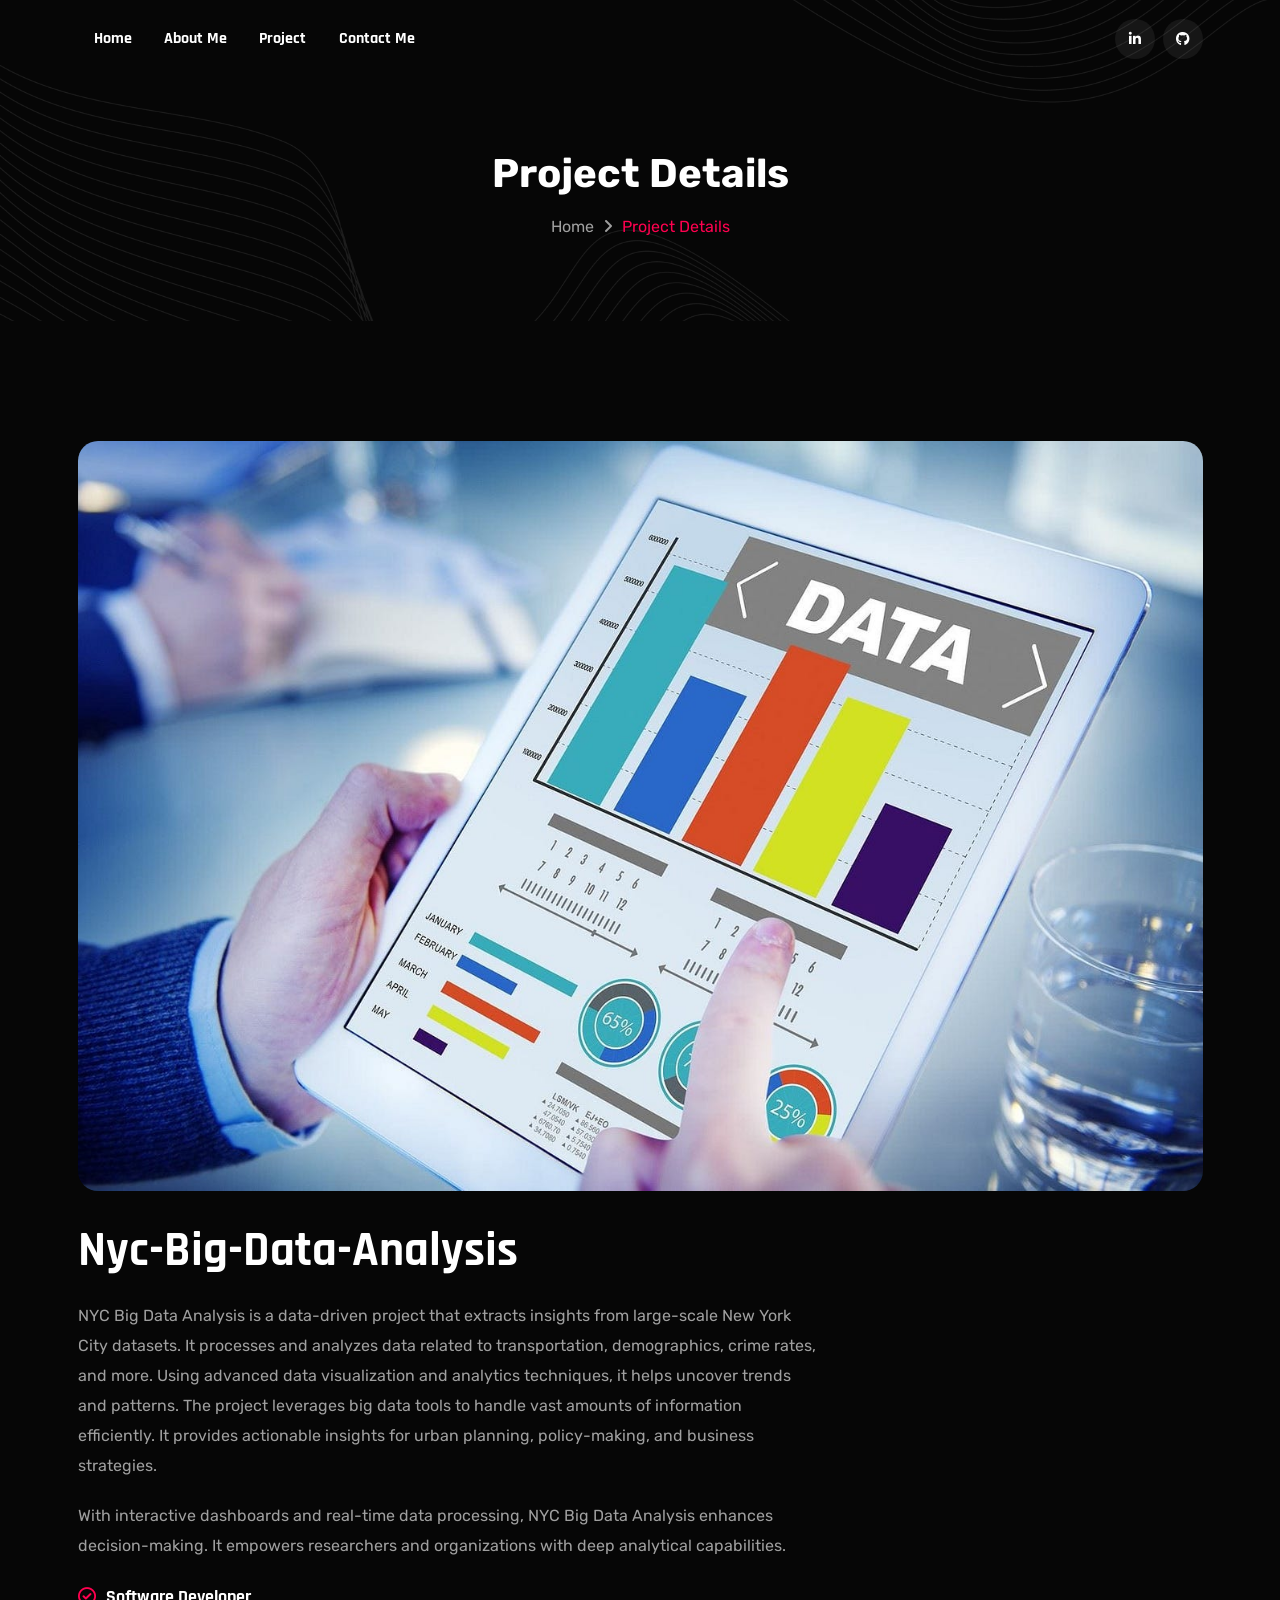
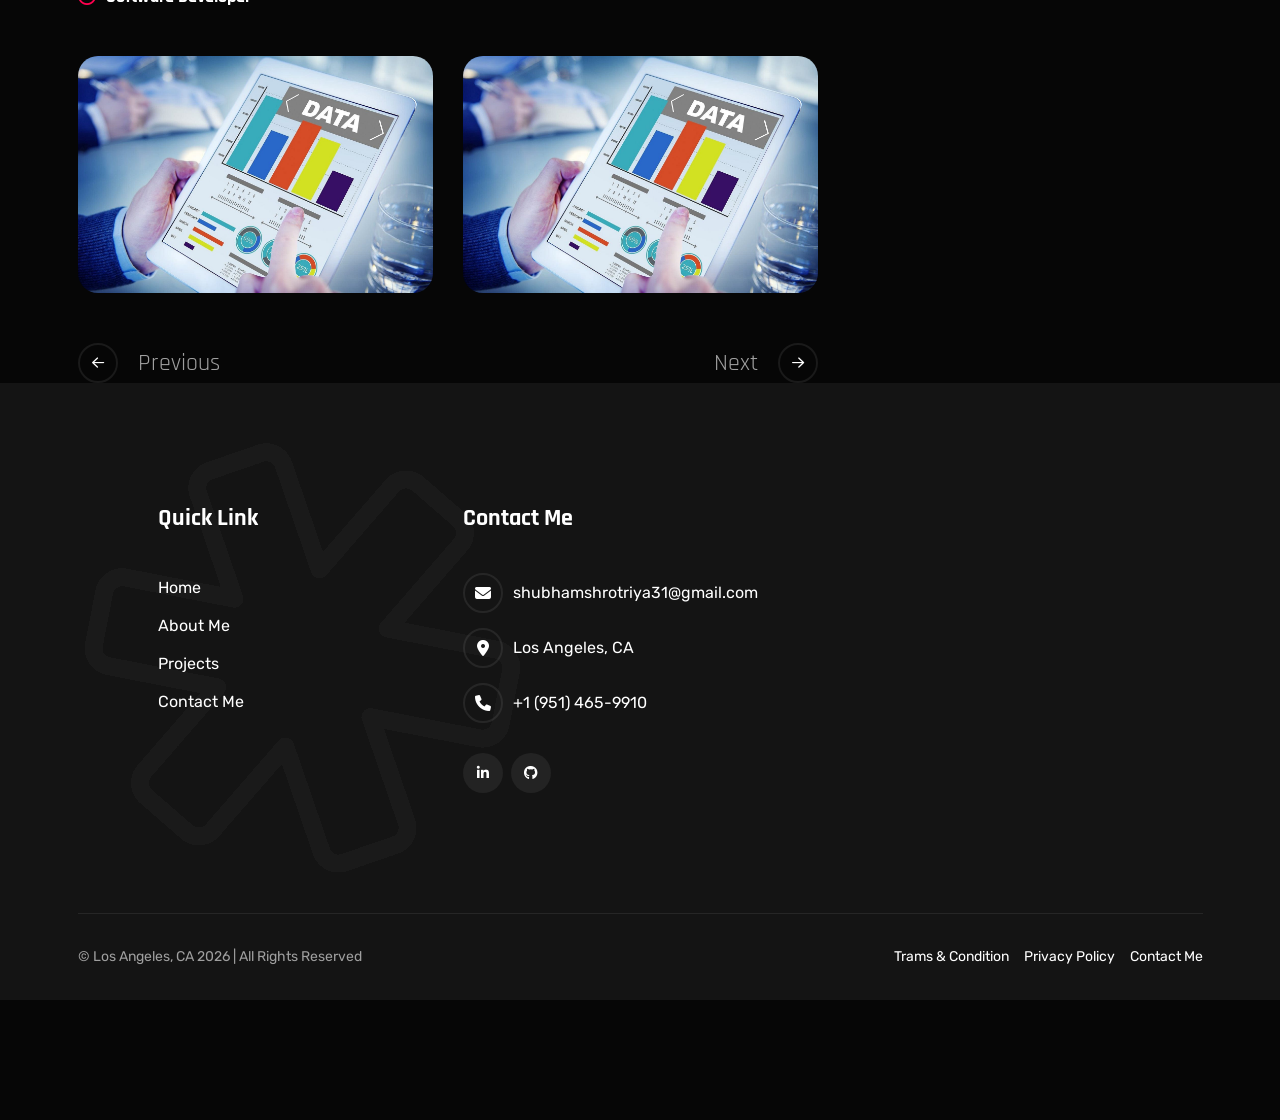
<file: project-details4.html>
<!DOCTYPE html>
<html lang="en">

<head>
    <meta charset="UTF-8">
    <meta http-equiv="X-UA-Compatible" content="IE=edge">
    <meta name="viewport" content="width=device-width, initial-scale=1.0">
    <meta name="description" content="Reeni is a modern personal portfolio template for designers, developers, content writer, cleaner, programmer, fashion designer, model, Influencer and freelancers. Fully responsive, SEO-friendly, Bootstrap and easy to customize.">
    <link rel="shortcut icon" type="image/x-icon" href="assets/images/favicon.svg">
    <title>Shubham Shrotriya | Software Developer - Portfolio</title>
    <!-- Bootstrap min css -->
    <link rel="stylesheet" href="assets/css/vendor/fontawesome.css">
    <link rel="stylesheet" href="assets/css/plugins/swiper.css">
    <link rel="stylesheet" href="assets/css/plugins/odometer.css">
    <link rel="stylesheet" href="assets/css/vendor/animate.min.css">
    <link rel="stylesheet" href="assets/css/vendor/bootstrap.min.css">
    <!-- custom css -->
    <link rel="stylesheet" href="assets/css/style.css">
</head>

<body>

    <!-- tpm-header-area start -->
    <header class="tmp-header-area-start header-one header--sticky header--transparent">
        <div class="container">
            <div class="row">
                <div class="col-lg-12">
                    <div class="header-content">
                        
                        <nav class="tmp-mainmenu-nav d-none d-xl-block">
                            <ul class="tmp-mainmenu">
                                <li>
                                    <a href="index.html">Home
                                    </a>
                                    <!-- <ul class="submenu">
            <li><a href="index.html">Home 01</a></li>
            <li><a href="index-02.html">Home 02</a></li>
            <li><a href="index-03.html">Home 03</a></li>
            <li><a href="index-04.html">Home 04</a></li>
            <li><a href="index-05.html">Home 05</a></li>
            <li><a href="index-06.html">Home 06</a></li>
            <li><a href="index-07.html">Home 07</a></li>
            <li><a href="index-08.html">Home 08</a></li>
            <li><a href="index-09.html">Home 09</a></li>
            <li><a href="index-10.html">Home 10</a></li>
            <li><a href="index-11.html">Home 11</a></li>
            <li><a href="index-12.html">Home 12</a></li>
            <li><a href="index-13.html">Home 13</a></li>
        </ul> -->
                                </li>
                                <li>
                                    <a href="about.html">About Me</a>
                                </li>
                               
                               
                                <li class="has-dropdown">
                                    <a href="project.html">Project
                                      
                                    </a>
                                    
                                </li>
                                <li>
                                    <a href="contact.html">Contact Me</a>
                                </li>
                            </ul>

                        </nav>
                        <div class="tmp-header-right">
                            <div class="social-share-wrapper d-none d-md-block">
                                <div class="social-link">
                                   
                                    <a href="https://www.linkedin.com/in/shubhamshrotriya/"><i class="fa-brands fa-linkedin-in"></i></a>
                                    <a href="https://github.com/shubhamshrotriya16427"><i class="fa-brands fa-github"></i></a>
                                </div>
                            </div>
                          
                        </div>
                    </div>
                </div>
            </div>
        </div>
    </header>
    <!-- tpm-header-area end -->

  

    <div class="d-block d-xl-none">
        <div class="tmp-popup-mobile-menu">
            <div class="inner">
                <div class="header-top">
                    <div class="logo">
                        <a href="index.html" class="logo-area">
                            <img class="logo-dark" src="assets/images/logo/white-logo-reeni.png" alt="Reeni - Personal Portfolio HTML Template for developers and freelancers">
                            <img class="logo-white" src="assets/images/logo/logo-white.png" alt="Reeni - Personal Portfolio HTML Template for developers and freelancers">
                        </a>

                    </div>
                    <div class="close-menu">
                        <button class="close-button tmp-round-action-btn">
                            <i class="fa-sharp fa-light fa-xmark"></i>
                        </button>
                    </div>
                </div>
                <ul class="tmp-mainmenu">
                    <li>
                        <a href="#">Home
                        </a>
                        <!-- <ul class="submenu">
            <li><a href="index.html">Home 01</a></li>
            <li><a href="index-02.html">Home 02</a></li>
            <li><a href="index-03.html">Home 03</a></li>
            <li><a href="index-04.html">Home 04</a></li>
            <li><a href="index-05.html">Home 05</a></li>
            <li><a href="index-06.html">Home 06</a></li>
            <li><a href="index-07.html">Home 07</a></li>
            <li><a href="index-08.html">Home 08</a></li>
            <li><a href="index-09.html">Home 09</a></li>
            <li><a href="index-10.html">Home 10</a></li>
            <li><a href="index-11.html">Home 11</a></li>
            <li><a href="index-12.html">Home 12</a></li>
            <li><a href="index-13.html">Home 13</a></li>
        </ul> -->
                    </li>
                    <li>
                        <a href="about.html">About Me</a>
                    </li>
                    <li class="has-dropdown">
                        <a href="#">Services
                            <i class="fa-regular fa-chevron-down"></i>
                        </a>
                        <ul class="submenu">
                            <li><a href="service.html">Service</a></li>
                            <li><a href="service-details.html">Service Details</a></li>
                        </ul>
                    </li>
                    <li class="has-dropdown">
                        <a href="#">Blog
                            <i class="fa-regular fa-chevron-down"></i>
                        </a>
                        <ul class="submenu">
                            <li><a href="blog.html">Blog Classic</a></li>
                            <li><a href="blog-details.html">Blog Details</a></li>
                        </ul>
                    </li>
                    <li class="has-dropdown">
                        <a href="#">Project
                            <i class="fa-regular fa-chevron-down"></i>
                        </a>
                        <ul class="submenu">
                            <li><a href="project.html">Project</a></li>
                            <li><a href="project-details.html">Project Details</a></li>
                        </ul>
                    </li>
                    <li>
                        <a href="contact.html">Contact Me</a>
                    </li>
                </ul>


                <div class="social-wrapper mt--40">
                    <span class="subtitle">find with me</span>
                    <div class="social-link">
                        <a href="#"><i class="fa-brands fa-instagram"></i></a>
                        <a href="#"><i class="fa-brands fa-linkedin-in"></i></a>
                        <a href="#"><i class="fa-brands fa-twitter"></i></a>
                        <a href="#"><i class="fa-brands fa-facebook-f"></i></a>
                    </div>
                </div>
                <!-- social area end -->



            </div>
        </div>
    </div>

    <!-- Breadcrumb Area Start -->
    <div class="breadcrumb-area breadcrumb-bg">
        <div class="container">
            <div class="row">
                <div class="col-lg-12">
                    <div class="breadcrumb-inner text-center">
                        <h1 class="title split-collab">Project Details</h1>
                        <ul class="page-list">
                            <li class="tmp-breadcrumb-item"><a href="index.html">Home</a></li>
                            <li class="icon"><i class="fa-solid fa-angle-right"></i></li>
                            <li class="tmp-breadcrumb-item active">Project Details</li>
                        </ul>
                    </div>
                </div>
            </div>
        </div>
    </div>
    <!-- Breadcrumb Area End -->


    <div class="project-details-area-wrapper tmp-section-gap">
        <div class="container">
            <div class="row">
                <div class="col-lg-12">
                    <div class="project-details-thumnail-wrap">
                        <img src="assets/images/project4.jpg" alt="thumbnail">
                    </div>
                </div>
                <div class="col-lg-8">
                    <div class="project-details-content-wrap">
                        <h2 class="title">Nyc-Big-Data-Analysis </h2>
                        <p class="docs">NYC Big Data Analysis is a data-driven project that extracts insights from large-scale New York City datasets. It processes and analyzes data related to transportation, demographics, crime rates, and more. Using advanced data visualization and analytics techniques, it helps uncover trends and patterns. The project leverages big data tools to handle vast amounts of information efficiently. It provides actionable insights for urban planning, policy-making, and business strategies.</p>
                        <p class="docs">With interactive dashboards and real-time data processing, NYC Big Data Analysis enhances decision-making. It empowers researchers and organizations with deep analytical capabilities.</p>

                        <div class="check-box-wrap">
                            <ul>
                                
                                
                                <li>
                                    <h4 class="check-box-item"><span><i
                                                class="fa-solid fa-circle-check"></i></span>Software Developer</h4>
                                </li>
                            </ul>
                        </div>
                       
                       
                        <div class="project-details-swiper-wrapper">
                            <div class="swiper project-details-swiper">
                                <div class="swiper-wrapper">
                                    <div class="swiper-slide">
                                        <div class="project-details-img">
                                            <img src="assets/images/project4.jpg" alt="swiper-img">
                                        </div>
                                    </div>
                                    <div class="swiper-slide">
                                        <div class="project-details-img">
                                            <img src="assets/images/project4.jpg" alt="swiper-img">
                                        </div>
                                    </div>
                                    <div class="swiper-slide">
                                        <div class="project-details-img">
                                            <img src="assets/images/project4.jpg" alt="swiper-img">
                                        </div>
                                    </div>
                                </div>
                            </div>
                            <div class="project-details-swiper-btn">
                                <div class="project-swiper-button-prev"><span><i
                                            class="fa-solid fa-arrow-left"></i></span>Previous</div>
                                <div class="project-swiper-button-next">Next <span><i
                                            class="fa-solid fa-arrow-right"></i></span></div>
                            </div>
                        </div>
                    </div>
            
              
            </div>
        </div>
    </div>
       <!-- Start Footer Area  -->
   <footer class="footer-area footer-style-one-wrapper  tmp-section-gap">
    <div class="container">
        <div class="footer-main footer-style-one">
            <div class="row g-5">
           
                <div class="col-lg-4 col-md-6">
                    <div class="single-footer-wrapper quick-link-wrap">
                        <h5 class="ft-title">Quick Link</h5>
                        <ul class="ft-link tmp-link-animation">
                            <li>
                                <a href="index.html">Home</a>
                            </li>
                            <li>
                                <a href="about.html">About Me</a>
                            </li>
                            <li>
                                <a href="project.html">Projects</a>
                            </li>
                            <li>
                                <a href="contact.html">Contact Me</a>
                            </li>
                        </ul>
                    </div>
                </div>
                <div class="col-lg-3 col-md-6">
                    <div class="single-footer-wrapper contact-wrap">
                        <h5 class="ft-title">Contact Me</h5>
                        <ul class="ft-link tmp-link-animation">
                            <li><span class="ft-icon"><i class="fa-solid fa-envelope"></i></span><a href="#">shubhamshrotriya31@gmail.com</a></li>
                            <li><span class="ft-icon"><i class="fa-solid fa-location-dot"></i></span>Los Angeles, CA</li>
                            <li><span class="ft-icon"><i class="fa-solid fa-phone"></i></span><a href="#">+1 (951) 465-9910 </a></li>
                        </ul>
                        <div class="social-link footer">
                           
                            <a href="https://www.linkedin.com/in/shubhamshrotriya/"><i class="fa-brands fa-linkedin-in"></i></a>
                            <a href="https://github.com/shubhamshrotriya16427"><i class="fa-brands fa-github"></i></a>
                        </div>
                    </div>
                </div>
            </div>
        </div>
    </div>
    <div class="footer-bg-img">
        <img src="assets/images/footer/footer-bg-img.png" alt="footer-img">
    </div>
</footer>
<div class="copyright-area-one">
    <div class="container">
        <div class="row">
            <div class="col-lg-12">
                <div class="main-wrapper">
                    <p class="copy-right-para">© Los Angeles, CA <script>
                            document.write(new Date().getFullYear())
                        </script> | All Rights Reserved</p>
                    <ul>
                        <li><a href="#">Trams & Condition</a></li>
                        <li><a href="#">Privacy Policy</a></li>
                        <li><a href="#">Contact Me</a></li>
                    </ul>
                </div>
            </div>
        </div>
    </div>
</div>
<!-- End Footer Area  -->



    <!-- ready chatting option via email -->

    <!-- ready chatting option via email end -->
    <!-- progress area start -->
    <div class="scrollToTop" style="display: block;">
        <div class="arrowUp">
            <i class="fa-light fa-arrow-up"></i>
        </div>
        <div class="water" style="transform: translate(0px, 87%);">
            <svg viewBox="0 0 560 20" class="water_wave water_wave_back">
                <use xlink:href="#wave"></use>
            </svg>
            <svg viewBox="0 0 560 20" class="water_wave water_wave_front">
                <use xlink:href="#wave"></use>
            </svg>
            <svg version="1.1" xmlns="http://www.w3.org/2000/svg" xmlns:xlink="http://www.w3.org/1999/xlink" viewBox="0 0 560 20" style="display: none;">
                <symbol id="wave">
                    <path d="M420,20c21.5-0.4,38.8-2.5,51.1-4.5c13.4-2.2,26.5-5.2,27.3-5.4C514,6.5,518,4.7,528.5,2.7c7.1-1.3,17.9-2.8,31.5-2.7c0,0,0,0,0,0v20H420z" fill="#FF014F"></path>
                    <path d="M420,20c-21.5-0.4-38.8-2.5-51.1-4.5c-13.4-2.2-26.5-5.2-27.3-5.4C326,6.5,322,4.7,311.5,2.7C304.3,1.4,293.6-0.1,280,0c0,0,0,0,0,0v20H420z" fill="#FF014F"></path>
                    <path d="M140,20c21.5-0.4,38.8-2.5,51.1-4.5c13.4-2.2,26.5-5.2,27.3-5.4C234,6.5,238,4.7,248.5,2.7c7.1-1.3,17.9-2.8,31.5-2.7c0,0,0,0,0,0v20H140z" fill="#FF014F"></path>
                    <path d="M140,20c-21.5-0.4-38.8-2.5-51.1-4.5c-13.4-2.2-26.5-5.2-27.3-5.4C46,6.5,42,4.7,31.5,2.7C24.3,1.4,13.6-0.1,0,0c0,0,0,0,0,0l0,20H140z" fill="#FF014F"></path>
                </symbol>
            </svg>

        </div>
    </div>
    <!-- progress area end -->
    <!-- <div class="tmp-right-demo">
    <button class="demo-button">
        <p class="mb--0">48</p>
        <span class="text">Demos</span>
    </button>
</div> -->



    <div class="demo-modal-area">
        <div class="wrapper">
            <div class="tmp-modal-inner">
                <div class="close-icon">
                    <button class="demo-close-btn"><span><i class="fa-sharp fa-light fa-xmark"></i></span></button>
                </div>
                <div class="demo-top text-center">
                    <h4 class="title">Reeni</h4>
                    <p class="subtitle">A personal portfolio website is your digital resume—a place to showcase your work,
                        skills, and achievements.</p>
                </div>
                <ul class="popuptab-area nav nav-tabs" id="popuptab" role="tablist">
                    <li class="nav-item">
                        <a class="nav-link active demo-dark" id="demodark-tab" data-bs-toggle="tab" href="#demodark" role="tab" aria-controls="demodark" aria-selected="true">Dark Demo</a>
                    </li>
                    <li class="nav-item">
                        <a class="nav-link demo-light" id="demolight-tab" data-bs-toggle="tab" href="#demolight" role="tab" aria-controls="demolight" aria-selected="false">Light Demo</a>
                    </li>
                </ul>
                <div class="tab-content" id="popuptabContent">
                    <div class="tab-pane show active" id="demodark" role="tabpanel" aria-labelledby="demodark-tab">
                        <div class="content">
                            <div class="row">

                                <!-- Start Single Content  -->
                                <div class="col-lg-4 col-md-6 col-12">
                                    <div class="single-demo">
                                        <div class="inner">
                                            <div class="thumbnail">
                                                <a href="index.html">
                                                    <img class="w-100" src="assets/images/demo/home-1.png" alt="Personal Portfolio">
                                                    <span class="overlay-content">
                                                    <span class="overlay-text">View Demo <i
                                                            class="feather-external-link"></i></span>
                                                    </span>
                                                </a>
                                            </div>
                                            <div class="inner">
                                                <h3 class="title"><a href="index.html">Main Demo</a></h3>
                                            </div>
                                        </div>
                                    </div>
                                </div>
                                <!-- End Single Content  -->

                                <!-- Start Single Content  -->
                                <div class="col-lg-4 col-md-6 col-12">
                                    <div class="single-demo">
                                        <div class="inner">
                                            <div class="thumbnail">
                                                <a href="index.html">
                                                    <img class="w-100" src="assets/images/demo/home-2.png" alt="Personal Portfolio">
                                                    <span class="overlay-content">
                                                    <span class="overlay-text">View Demo <i
                                                            class="feather-external-link"></i></span>
                                                    </span>
                                                </a>
                                            </div>
                                            <div class="inner">
                                                <h3 class="title"><a href="index-02.html">Demo 02</a></h3>
                                            </div>
                                        </div>
                                    </div>
                                </div>
                                <!-- End Single Content  -->

                                <!-- Start Single Content  -->
                                <div class="col-lg-4 col-md-6 col-12">
                                    <div class="single-demo">
                                        <div class="inner">
                                            <div class="thumbnail">
                                                <a href="index-03.html">
                                                    <img class="w-100" src="assets/images/demo/home-3.png" alt="Personal Portfolio">
                                                    <span class="overlay-content">
                                                    <span class="overlay-text">View Demo <i
                                                            class="feather-external-link"></i></span>
                                                    </span>
                                                </a>
                                            </div>
                                            <div class="inner">
                                                <h3 class="title"><a href="index-03.html">Demo 03</a></h3>
                                            </div>
                                        </div>
                                    </div>
                                </div>
                                <!-- End Single Content  -->

                                <!-- Start Single Content  -->
                                <div class="col-lg-4 col-md-6 col-12">
                                    <div class="single-demo">
                                        <div class="inner">
                                            <div class="thumbnail">
                                                <a href="index-04.html">
                                                    <img class="w-100" src="assets/images/demo/home-4.png" alt="Personal Portfolio">
                                                    <span class="overlay-content">
                                                    <span class="overlay-text">View Demo <i
                                                            class="feather-external-link"></i></span>
                                                    </span>
                                                </a>
                                            </div>
                                            <div class="inner">
                                                <h3 class="title"><a href="index-04.html">Demo 04</a></h3>
                                            </div>
                                        </div>
                                    </div>
                                </div>
                                <!-- End Single Content  -->

                                <!-- Start Single Content  -->
                                <div class="col-lg-4 col-md-6 col-12">
                                    <div class="single-demo">
                                        <div class="inner">
                                            <div class="thumbnail">
                                                <a href="index-05.html">
                                                    <img class="w-100" src="assets/images/demo/home-5.png" alt="Personal Portfolio">
                                                    <span class="overlay-content">
                                                    <span class="overlay-text">View Demo <i
                                                            class="feather-external-link"></i></span>
                                                    </span>
                                                </a>
                                            </div>
                                            <div class="inner">
                                                <h3 class="title"><a href="index-05.html">Demo 05</a></h3>
                                            </div>
                                        </div>
                                    </div>
                                </div>
                                <!-- End Single Content  -->

                                <!-- Start Single Content  -->
                                <div class="col-lg-4 col-md-6 col-12">
                                    <div class="single-demo">
                                        <div class="inner">
                                            <div class="thumbnail">
                                                <a href="index-06.html">
                                                    <img class="w-100" src="assets/images/demo/home-6.png" alt="Personal Portfolio">
                                                    <span class="overlay-content">
                                                    <span class="overlay-text">View Demo <i
                                                            class="feather-external-link"></i></span>
                                                    </span>
                                                </a>
                                            </div>
                                            <div class="inner">
                                                <h3 class="title"><a href="index-06.html">Demo 06</a></h3>
                                            </div>
                                        </div>
                                    </div>
                                </div>
                                <!-- End Single Content  -->

                                <!-- Start Single Content  -->
                                <div class="col-lg-4 col-md-6 col-12">
                                    <div class="single-demo">
                                        <div class="inner">
                                            <div class="thumbnail">
                                                <a href="index-07.html">
                                                    <img class="w-100" src="assets/images/demo/home-7.png" alt="Personal Portfolio">
                                                    <span class="overlay-content">
                                                    <span class="overlay-text">View Demo <i
                                                            class="feather-external-link"></i></span>
                                                    </span>
                                                </a>
                                            </div>
                                            <div class="inner">
                                                <h3 class="title"><a href="index-07.html">Demo 07</a></h3>
                                            </div>
                                        </div>
                                    </div>
                                </div>
                                <!-- End Single Content  -->

                                <!-- Start Single Content  -->
                                <div class="col-lg-4 col-md-6 col-12">
                                    <div class="single-demo">
                                        <div class="inner">
                                            <div class="thumbnail">
                                                <a href="index-08.html">
                                                    <img class="w-100" src="assets/images/demo/home-8.png" alt="Personal Portfolio">
                                                    <span class="overlay-content">
                                                    <span class="overlay-text">View Demo <i
                                                            class="feather-external-link"></i></span>
                                                    </span>
                                                </a>
                                            </div>
                                            <div class="inner">
                                                <h3 class="title"><a href="index-08.html">Demo 08</a></h3>
                                            </div>
                                        </div>
                                    </div>
                                </div>
                                <!-- End Single Content  -->

                                <!-- Start Single Content  -->
                                <div class="col-lg-4 col-md-6 col-12">
                                    <div class="single-demo">
                                        <div class="inner">
                                            <div class="thumbnail">
                                                <a href="index-09.html">
                                                    <img class="w-100" src="assets/images/demo/home-9.png" alt="Personal Portfolio">
                                                    <span class="overlay-content">
                                                    <span class="overlay-text">View Demo <i
                                                            class="feather-external-link"></i></span>
                                                    </span>
                                                </a>
                                            </div>
                                            <div class="inner">
                                                <h3 class="title"><a href="index-09.html">Demo 09</a></h3>
                                            </div>
                                        </div>
                                    </div>
                                </div>
                                <!-- End Single Content  -->

                                <!-- Start Single Content  -->
                                <div class="col-lg-4 col-md-6 col-12">
                                    <div class="single-demo">
                                        <div class="inner">
                                            <div class="thumbnail">
                                                <a href="index-10.html">
                                                    <img class="w-100" src="assets/images/demo/home-10.png" alt="Personal Portfolio">
                                                    <span class="overlay-content">
                                                    <span class="overlay-text">View Demo <i
                                                            class="feather-external-link"></i></span>
                                                    </span>
                                                </a>
                                            </div>
                                            <div class="inner">
                                                <h3 class="title"><a href="index-10.html">Demo 10</a></h3>
                                            </div>
                                        </div>
                                    </div>
                                </div>
                                <!-- End Single Content  -->

                                <!-- Start Single Content  -->
                                <div class="col-lg-4 col-md-6 col-12">
                                    <div class="single-demo">
                                        <div class="inner">
                                            <div class="thumbnail">
                                                <a href="index-11.html">
                                                    <img class="w-100" src="assets/images/demo/home-11.png" alt="Personal Portfolio">
                                                    <span class="overlay-content">
                                                    <span class="overlay-text">View Demo <i
                                                            class="feather-external-link"></i></span>
                                                    </span>
                                                </a>
                                            </div>
                                            <div class="inner">
                                                <h3 class="title"><a href="index-11.html">Demo 11</a></h3>
                                            </div>
                                        </div>
                                    </div>
                                </div>
                                <!-- End Single Content  -->

                                <!-- Start Single Content  -->
                                <div class="col-lg-4 col-md-6 col-12">
                                    <div class="single-demo">
                                        <div class="inner">
                                            <div class="thumbnail">
                                                <a href="index-12.html">
                                                    <img class="w-100" src="assets/images/demo/home-12.png" alt="Personal Portfolio">
                                                    <span class="overlay-content">
                                                    <span class="overlay-text">View Demo <i
                                                            class="feather-external-link"></i></span>
                                                    </span>
                                                </a>
                                            </div>
                                            <div class="inner">
                                                <h3 class="title"><a href="index-12.html">Demo 12</a></h3>
                                            </div>
                                        </div>
                                    </div>
                                </div>
                                <!-- End Single Content  -->

                                <!-- Start Single Content  -->
                                <div class="col-lg-4 col-md-6 col-12">
                                    <div class="single-demo">
                                        <div class="inner">
                                            <div class="thumbnail">
                                                <a href="index-13.html">
                                                    <img class="w-100" src="assets/images/demo/home-13.png" alt="Personal Portfolio">
                                                    <span class="overlay-content">
                                                    <span class="overlay-text">View Demo <i
                                                            class="feather-external-link"></i></span>
                                                    </span>
                                                </a>
                                            </div>
                                            <div class="inner">
                                                <h3 class="title"><a href="index-13.html">Demo 13</a></h3>
                                            </div>
                                        </div>
                                    </div>
                                </div>
                                <!-- End Single Content  -->

                                <!-- Start Single Content  -->
                                <div class="col-lg-4 col-md-6 col-12">
                                    <div class="single-demo">
                                        <div class="inner">
                                            <div class="thumbnail">
                                                <a href="index-14.html">
                                                    <img class="w-100" src="assets/images/demo/home-14.png" alt="Personal Portfolio">
                                                    <span class="overlay-content">
                                                    <span class="overlay-text">View Demo <i
                                                            class="feather-external-link"></i></span>
                                                    </span>
                                                </a>
                                            </div>
                                            <div class="inner">
                                                <h3 class="title"><a href="index-14.html">Demo 14</a></h3>
                                            </div>
                                        </div>
                                    </div>
                                </div>
                                <!-- End Single Content  -->

                                <!-- Start Single Content  -->
                                <div class="col-lg-4 col-md-6 col-12">
                                    <div class="single-demo">
                                        <div class="inner">
                                            <div class="thumbnail">
                                                <a href="index-15.html">
                                                    <img class="w-100" src="assets/images/demo/home-15.png" alt="Personal Portfolio">
                                                    <span class="overlay-content">
                                                    <span class="overlay-text">View Demo <i
                                                            class="feather-external-link"></i></span>
                                                    </span>
                                                </a>
                                            </div>
                                            <div class="inner">
                                                <h3 class="title"><a href="index-15.html">Demo 15</a></h3>
                                            </div>
                                        </div>
                                    </div>
                                </div>
                                <!-- End Single Content  -->
                                <!-- Start Single Content  -->
                                <div class="col-lg-4 col-md-6 col-12">
                                    <div class="single-demo">
                                        <div class="inner">
                                            <div class="thumbnail">
                                                <a href="index-16.html">
                                                    <img class="w-100" src="assets/images/demo/home-16.png" alt="Personal Portfolio">
                                                    <span class="overlay-content">
                                                    <span class="overlay-text">View Demo <i
                                                            class="feather-external-link"></i></span>
                                                    </span>
                                                </a>
                                            </div>
                                            <div class="inner">
                                                <h3 class="title"><a href="index-16.html">Demo 16</a></h3>
                                            </div>
                                        </div>
                                    </div>
                                </div>
                                <!-- End Single Content  -->
                                <!-- Start Single Content  -->
                                <div class="col-lg-4 col-md-6 col-12">
                                    <div class="single-demo">
                                        <div class="inner">
                                            <div class="thumbnail">
                                                <a href="index-17.html">
                                                    <img class="w-100" src="assets/images/demo/home-17.png" alt="Personal Portfolio">
                                                    <span class="overlay-content">
                                                    <span class="overlay-text">View Demo <i
                                                            class="feather-external-link"></i></span>
                                                    </span>
                                                </a>
                                            </div>
                                            <div class="inner">
                                                <h3 class="title"><a href="index-17.html">Demo 17</a></h3>
                                            </div>
                                        </div>
                                    </div>
                                </div>
                                <!-- End Single Content  -->
                                <!-- Start Single Content  -->
                                <div class="col-lg-4 col-md-6 col-12">
                                    <div class="single-demo">
                                        <div class="inner">
                                            <div class="thumbnail">
                                                <a href="index-18.html">
                                                    <img class="w-100" src="assets/images/demo/home-18.png" alt="Personal Portfolio">
                                                    <span class="overlay-content">
                                                    <span class="overlay-text">View Demo <i
                                                            class="feather-external-link"></i></span>
                                                    </span>
                                                </a>
                                            </div>
                                            <div class="inner">
                                                <h3 class="title"><a href="index-18.html">Demo 18</a></h3>
                                            </div>
                                        </div>
                                    </div>
                                </div>
                                <!-- End Single Content  -->
                                <!-- Start Single Content  -->
                                <div class="col-lg-4 col-md-6 col-12">
                                    <div class="single-demo">
                                        <div class="inner">
                                            <div class="thumbnail">
                                                <a href="index-19.html">
                                                    <img class="w-100" src="assets/images/demo/home-19.png" alt="Personal Portfolio">
                                                    <span class="overlay-content">
                                                    <span class="overlay-text">View Demo <i
                                                            class="feather-external-link"></i></span>
                                                    </span>
                                                </a>
                                            </div>
                                            <div class="inner">
                                                <h3 class="title"><a href="index-19.html">Demo 19</a></h3>
                                            </div>
                                        </div>
                                    </div>
                                </div>
                                <!-- End Single Content  -->
                                <!-- Start Single Content  -->
                                <div class="col-lg-4 col-md-6 col-12">
                                    <div class="single-demo">
                                        <div class="inner">
                                            <div class="thumbnail">
                                                <a href="index-20.html">
                                                    <img class="w-100" src="assets/images/demo/home-20.png" alt="Personal Portfolio">
                                                    <span class="overlay-content">
                                                    <span class="overlay-text">View Demo <i
                                                            class="feather-external-link"></i></span>
                                                    </span>
                                                </a>
                                            </div>
                                            <div class="inner">
                                                <h3 class="title"><a href="index-20.html">Demo 20</a></h3>
                                            </div>
                                        </div>
                                    </div>
                                </div>
                                <!-- End Single Content  -->
                                <!-- Start Single Content  -->
                                <div class="col-lg-4 col-md-6 col-12">
                                    <div class="single-demo">
                                        <div class="inner">
                                            <div class="thumbnail">
                                                <a href="#">
                                                    <img class="w-100" src="assets/images/demo/coming-soon.png" alt="Personal Portfolio">
                                                    <span class="overlay-content">
                                                    <span class="overlay-text">View Demo <i
                                                            class="feather-external-link"></i></span>
                                                    </span>
                                                </a>
                                            </div>
                                            <div class="inner">
                                                <h3 class="title"><a href="#">Demo 21</a></h3>
                                            </div>
                                        </div>
                                    </div>
                                </div>
                                <!-- End Single Content  -->



                            </div>
                        </div>
                    </div>


                    <div class="tab-pane" id="demolight" role="tabpanel" aria-labelledby="demolight-tab">
                        <div class="content">
                            <div class="row">

                                <!-- Start Single Content  -->
                                <div class="col-lg-4 col-md-6 col-12">
                                    <div class="single-demo">
                                        <div class="inner">
                                            <div class="thumbnail">
                                                <a href="index-white.html">
                                                    <img class="w-100" src="assets/images/demo/home-1-white.png" alt="Personal Portfolio">
                                                    <span class="overlay-content">
                                                    <span class="overlay-text">View Demo <i
                                                            class="feather-external-link"></i></span>
                                                    </span>
                                                </a>
                                            </div>
                                            <div class="inner">
                                                <h3 class="title"><a href="index-white.html">Main Demo</a></h3>
                                            </div>
                                        </div>
                                    </div>
                                </div>
                                <!-- End Single Content  -->

                                <!-- Start Single Content  -->
                                <div class="col-lg-4 col-md-6 col-12">
                                    <div class="single-demo">
                                        <div class="inner">
                                            <div class="thumbnail">
                                                <a href="index-02-white.html">
                                                    <img class="w-100" src="assets/images/demo/home-2-white.png" alt="Personal Portfolio">
                                                    <span class="overlay-content">
                                                    <span class="overlay-text">View Demo <i
                                                            class="feather-external-link"></i></span>
                                                    </span>
                                                </a>
                                            </div>
                                            <div class="inner">
                                                <h3 class="title"><a href="index-02-white.html">Demo 02</a></h3>
                                            </div>
                                        </div>
                                    </div>
                                </div>
                                <!-- End Single Content  -->

                                <!-- Start Single Content  -->
                                <div class="col-lg-4 col-md-6 col-12">
                                    <div class="single-demo">
                                        <div class="inner">
                                            <div class="thumbnail">
                                                <a href="index-03-white.html">
                                                    <img class="w-100" src="assets/images/demo/home-3-white.png" alt="Personal Portfolio">
                                                    <span class="overlay-content">
                                                    <span class="overlay-text">View Demo <i
                                                            class="feather-external-link"></i></span>
                                                    </span>
                                                </a>
                                            </div>
                                            <div class="inner">
                                                <h3 class="title"><a href="index-03-white.html">Demo 03</a></h3>
                                            </div>
                                        </div>
                                    </div>
                                </div>
                                <!-- End Single Content  -->

                                <!-- Start Single Content  -->
                                <div class="col-lg-4 col-md-6 col-12">
                                    <div class="single-demo">
                                        <div class="inner">
                                            <div class="thumbnail">
                                                <a href="index-04-white.html">
                                                    <img class="w-100" src="assets/images/demo/home-4-white.png" alt="Personal Portfolio">
                                                    <span class="overlay-content">
                                                    <span class="overlay-text">View Demo <i
                                                            class="feather-external-link"></i></span>
                                                    </span>
                                                </a>
                                            </div>
                                            <div class="inner">
                                                <h3 class="title"><a href="index-04-white.html">Demo 04</a></h3>
                                            </div>
                                        </div>
                                    </div>
                                </div>
                                <!-- End Single Content  -->

                                <!-- Start Single Content  -->
                                <div class="col-lg-4 col-md-6 col-12">
                                    <div class="single-demo">
                                        <div class="inner">
                                            <div class="thumbnail">
                                                <a href="index-05-white.html">
                                                    <img class="w-100" src="assets/images/demo/home-5-white.png" alt="Personal Portfolio">
                                                    <span class="overlay-content">
                                                    <span class="overlay-text">View Demo <i
                                                            class="feather-external-link"></i></span>
                                                    </span>
                                                </a>
                                            </div>
                                            <div class="inner">
                                                <h3 class="title"><a href="index-05-white.html">Demo 05</a></h3>
                                            </div>
                                        </div>
                                    </div>
                                </div>
                                <!-- End Single Content  -->

                                <!-- Start Single Content  -->
                                <div class="col-lg-4 col-md-6 col-12">
                                    <div class="single-demo">
                                        <div class="inner">
                                            <div class="thumbnail">
                                                <a href="index-06-white.html">
                                                    <img class="w-100" src="assets/images/demo/home-6-white.png" alt="Personal Portfolio">
                                                    <span class="overlay-content">
                                                    <span class="overlay-text">View Demo <i
                                                            class="feather-external-link"></i></span>
                                                    </span>
                                                </a>
                                            </div>
                                            <div class="inner">
                                                <h3 class="title"><a href="index-06-white.html">Demo 06</a></h3>
                                            </div>
                                        </div>
                                    </div>
                                </div>
                                <!-- End Single Content  -->

                                <!-- Start Single Content  -->
                                <div class="col-lg-4 col-md-6 col-12">
                                    <div class="single-demo">
                                        <div class="inner">
                                            <div class="thumbnail">
                                                <a href="index-07-white.html">
                                                    <img class="w-100" src="assets/images/demo/home-7-white.png" alt="Personal Portfolio">
                                                    <span class="overlay-content">
                                                    <span class="overlay-text">View Demo <i
                                                            class="feather-external-link"></i></span>
                                                    </span>
                                                </a>
                                            </div>
                                            <div class="inner">
                                                <h3 class="title"><a href="index-07-white.html">Demo 07</a></h3>
                                            </div>
                                        </div>
                                    </div>
                                </div>
                                <!-- End Single Content  -->

                                <!-- Start Single Content  -->
                                <div class="col-lg-4 col-md-6 col-12">
                                    <div class="single-demo">
                                        <div class="inner">
                                            <div class="thumbnail">
                                                <a href="index-08-white.html">
                                                    <img class="w-100" src="assets/images/demo/home-8-white.png" alt="Personal Portfolio">
                                                    <span class="overlay-content">
                                                    <span class="overlay-text">View Demo <i
                                                            class="feather-external-link"></i></span>
                                                    </span>
                                                </a>
                                            </div>
                                            <div class="inner">
                                                <h3 class="title"><a href="index-08-white.html">Demo 08</a></h3>
                                            </div>
                                        </div>
                                    </div>
                                </div>
                                <!-- End Single Content  -->

                                <!-- Start Single Content  -->
                                <div class="col-lg-4 col-md-6 col-12">
                                    <div class="single-demo">
                                        <div class="inner">
                                            <div class="thumbnail">
                                                <a href="index-09-white.html">
                                                    <img class="w-100" src="assets/images/demo/home-9-white.png" alt="Personal Portfolio">
                                                    <span class="overlay-content">
                                                    <span class="overlay-text">View Demo <i
                                                            class="feather-external-link"></i></span>
                                                    </span>
                                                </a>
                                            </div>
                                            <div class="inner">
                                                <h3 class="title"><a href="index-09-white.html">Demo 09</a></h3>
                                            </div>
                                        </div>
                                    </div>
                                </div>
                                <!-- End Single Content  -->

                                <!-- Start Single Content  -->
                                <div class="col-lg-4 col-md-6 col-12">
                                    <div class="single-demo">
                                        <div class="inner">
                                            <div class="thumbnail">
                                                <a href="index-10-white.html">
                                                    <img class="w-100" src="assets/images/demo/home-10-white.png" alt="Personal Portfolio">
                                                    <span class="overlay-content">
                                                    <span class="overlay-text">View Demo <i
                                                            class="feather-external-link"></i></span>
                                                    </span>
                                                </a>
                                            </div>
                                            <div class="inner">
                                                <h3 class="title"><a href="index-10-white.html">Demo 10</a></h3>
                                            </div>
                                        </div>
                                    </div>
                                </div>
                                <!-- End Single Content  -->

                                <!-- Start Single Content  -->
                                <div class="col-lg-4 col-md-6 col-12">
                                    <div class="single-demo">
                                        <div class="inner">
                                            <div class="thumbnail">
                                                <a href="index-11-white.html">
                                                    <img class="w-100" src="assets/images/demo/home-11-white.png" alt="Personal Portfolio">
                                                    <span class="overlay-content">
                                                    <span class="overlay-text">View Demo <i
                                                            class="feather-external-link"></i></span>
                                                    </span>
                                                </a>
                                            </div>
                                            <div class="inner">
                                                <h3 class="title"><a href="index-11-white.html">Demo 11</a></h3>
                                            </div>
                                        </div>
                                    </div>
                                </div>
                                <!-- End Single Content  -->

                                <!-- Start Single Content  -->
                                <div class="col-lg-4 col-md-6 col-12">
                                    <div class="single-demo">
                                        <div class="inner">
                                            <div class="thumbnail">
                                                <a href="index-12-white.html">
                                                    <img class="w-100" src="assets/images/demo/home-12-white.png" alt="Personal Portfolio">
                                                    <span class="overlay-content">
                                                    <span class="overlay-text">View Demo <i
                                                            class="feather-external-link"></i></span>
                                                    </span>
                                                </a>
                                            </div>
                                            <div class="inner">
                                                <h3 class="title"><a href="index-12-white.html">Demo 12</a></h3>
                                            </div>
                                        </div>
                                    </div>
                                </div>
                                <!-- End Single Content  -->
                                <!-- Start Single Content  -->
                                <div class="col-lg-4 col-md-6 col-12">
                                    <div class="single-demo">
                                        <div class="inner">
                                            <div class="thumbnail">
                                                <a href="index-13-white.html">
                                                    <img class="w-100" src="assets/images/demo/home-13-white.png" alt="Personal Portfolio">
                                                    <span class="overlay-content">
                                                    <span class="overlay-text">View Demo <i
                                                            class="feather-external-link"></i></span>
                                                    </span>
                                                </a>
                                            </div>
                                            <div class="inner">
                                                <h3 class="title"><a href="index-13-white.html">Demo 13</a></h3>
                                            </div>
                                        </div>
                                    </div>
                                </div>
                                <!-- End Single Content  -->

                                <!-- Start Single Content  -->
                                <div class="col-lg-4 col-md-6 col-12">
                                    <div class="single-demo">
                                        <div class="inner">
                                            <div class="thumbnail">
                                                <a href="index-14-white.html">
                                                    <img class="w-100" src="assets/images/demo/home-14-white.png" alt="Personal Portfolio">
                                                    <span class="overlay-content">
                                                    <span class="overlay-text">View Demo <i
                                                            class="feather-external-link"></i></span>
                                                    </span>
                                                </a>
                                            </div>
                                            <div class="inner">
                                                <h3 class="title"><a href="index-14-white.html">Demo 14</a></h3>
                                            </div>
                                        </div>
                                    </div>
                                </div>
                                <!-- End Single Content  -->

                                <!-- Start Single Content  -->
                                <div class="col-lg-4 col-md-6 col-12">
                                    <div class="single-demo">
                                        <div class="inner">
                                            <div class="thumbnail">
                                                <a href="index-15-white.html">
                                                    <img class="w-100" src="assets/images/demo/home-15-white.png" alt="Personal Portfolio">
                                                    <span class="overlay-content">
                                                    <span class="overlay-text">View Demo <i
                                                            class="feather-external-link"></i></span>
                                                    </span>
                                                </a>
                                            </div>
                                            <div class="inner">
                                                <h3 class="title"><a href="index-15-white.html">Demo 15</a></h3>
                                            </div>
                                        </div>
                                    </div>
                                </div>
                                <!-- End Single Content  -->
                                <!-- Start Single Content  -->
                                <div class="col-lg-4 col-md-6 col-12">
                                    <div class="single-demo">
                                        <div class="inner">
                                            <div class="thumbnail">
                                                <a href="index-16-white.html">
                                                    <img class="w-100" src="assets/images/demo/home-16-white.png" alt="Personal Portfolio">
                                                    <span class="overlay-content">
                                                    <span class="overlay-text">View Demo <i
                                                            class="feather-external-link"></i></span>
                                                    </span>
                                                </a>
                                            </div>
                                            <div class="inner">
                                                <h3 class="title"><a href="index-16-white.html">Demo 16</a></h3>
                                            </div>
                                        </div>
                                    </div>
                                </div>
                                <!-- End Single Content  -->
                                <!-- Start Single Content  -->
                                <div class="col-lg-4 col-md-6 col-12">
                                    <div class="single-demo">
                                        <div class="inner">
                                            <div class="thumbnail">
                                                <a href="index-17-white.html">
                                                    <img class="w-100" src="assets/images/demo/home-17-white.png" alt="Personal Portfolio">
                                                    <span class="overlay-content">
                                                    <span class="overlay-text">View Demo <i
                                                            class="feather-external-link"></i></span>
                                                    </span>
                                                </a>
                                            </div>
                                            <div class="inner">
                                                <h3 class="title"><a href="index-17-white.html">Demo 17</a></h3>
                                            </div>
                                        </div>
                                    </div>
                                </div>
                                <!-- End Single Content  -->
                                <!-- Start Single Content  -->
                                <div class="col-lg-4 col-md-6 col-12">
                                    <div class="single-demo">
                                        <div class="inner">
                                            <div class="thumbnail">
                                                <a href="index-18-white.html">
                                                    <img class="w-100" src="assets/images/demo/home-18-white.png" alt="Personal Portfolio">
                                                    <span class="overlay-content">
                                                <span class="overlay-text">View Demo <i
                                                        class="feather-external-link"></i></span>
                                                    </span>
                                                </a>
                                            </div>
                                            <div class="inner">
                                                <h3 class="title"><a href="index-18-white.html">Demo 18</a></h3>
                                            </div>
                                        </div>
                                    </div>
                                </div>
                                <!-- End Single Content  -->
                                <!-- Start Single Content  -->
                                <div class="col-lg-4 col-md-6 col-12">
                                    <div class="single-demo">
                                        <div class="inner">
                                            <div class="thumbnail">
                                                <a href="index-19-white.html">
                                                    <img class="w-100" src="assets/images/demo/home-19-white.png" alt="Personal Portfolio">
                                                    <span class="overlay-content">
                                                <span class="overlay-text">View Demo <i
                                                        class="feather-external-link"></i></span>
                                                    </span>
                                                </a>
                                            </div>
                                            <div class="inner">
                                                <h3 class="title"><a href="index-19-white.html">Demo 19</a></h3>
                                            </div>
                                        </div>
                                    </div>
                                </div>
                                <!-- End Single Content  -->
                                <!-- Start Single Content  -->
                                <div class="col-lg-4 col-md-6 col-12">
                                    <div class="single-demo">
                                        <div class="inner">
                                            <div class="thumbnail">
                                                <a href="index-20-white.html">
                                                    <img class="w-100" src="assets/images/demo/home-20-white.png" alt="Personal Portfolio">
                                                    <span class="overlay-content">
                                                <span class="overlay-text">View Demo <i
                                                        class="feather-external-link"></i></span>
                                                    </span>
                                                </a>
                                            </div>
                                            <div class="inner">
                                                <h3 class="title"><a href="index-20-white.html">Demo 20</a></h3>
                                            </div>
                                        </div>
                                    </div>
                                </div>
                                <!-- End Single Content  -->
                                <!-- Start Single Content  -->
                                <div class="col-lg-4 col-md-6 col-12">
                                    <div class="single-demo">
                                        <div class="inner">
                                            <div class="thumbnail">
                                                <a href="#">
                                                    <img class="w-100" src="assets/images/demo/coming-soon-white.png" alt="Personal Portfolio">
                                                    <span class="overlay-content">
                                                <span class="overlay-text">View Demo <i
                                                        class="feather-external-link"></i></span>
                                                    </span>
                                                </a>
                                            </div>
                                            <div class="inner">
                                                <h3 class="title"><a href="#">Demo 21</a></h3>
                                            </div>
                                        </div>
                                    </div>
                                </div>
                                <!-- End Single Content  -->

                            </div>
                        </div>
                    </div>
                </div>
            </div>
        </div>
    </div>

    <script src="assets/js/vendor/jquery.js"></script>
    <script src="assets/js/vendor/jquery-ui.min.js"></script>
    <script src="assets/js/vendor/waypoints.min.js"></script>

    <script src="assets/js/plugins/odometer.js"></script>
    <script src="assets/js/vendor/appear.js"></script>


    <script src="assets/js/vendor/jquery-one-page-nav.js"></script>
    <script src="assets/js/plugins/swiper.js"></script>

    <script src="assets/js/plugins/gsap.js"></script>
    <script src="assets/js/plugins/splittext.js"></script>
    <script src="assets/js/plugins/scrolltigger.js"></script>
    <script src="assets/js/plugins/scrolltoplugins.js"></script>
    <script src="assets/js/plugins/smoothscroll.js"></script>
    <!-- bootstrap Js-->
    <script src="assets/js/vendor/bootstrap.min.js"></script>
    <script src="assets/js/vendor/waw.js"></script>
    <script src="assets/js/plugins/isotop.js"></script>
    <script src="assets/js/plugins/animation.js"></script>
    <script src="assets/js/plugins/contact.form.js"></script>
    <script src="assets/js/vendor/backtop.js"></script>
    <script src="assets/js/plugins/text-type.js"></script>
    <!-- custom Js -->
    <script src="assets/js/main.js"></script>


</body>


</html>
</file>
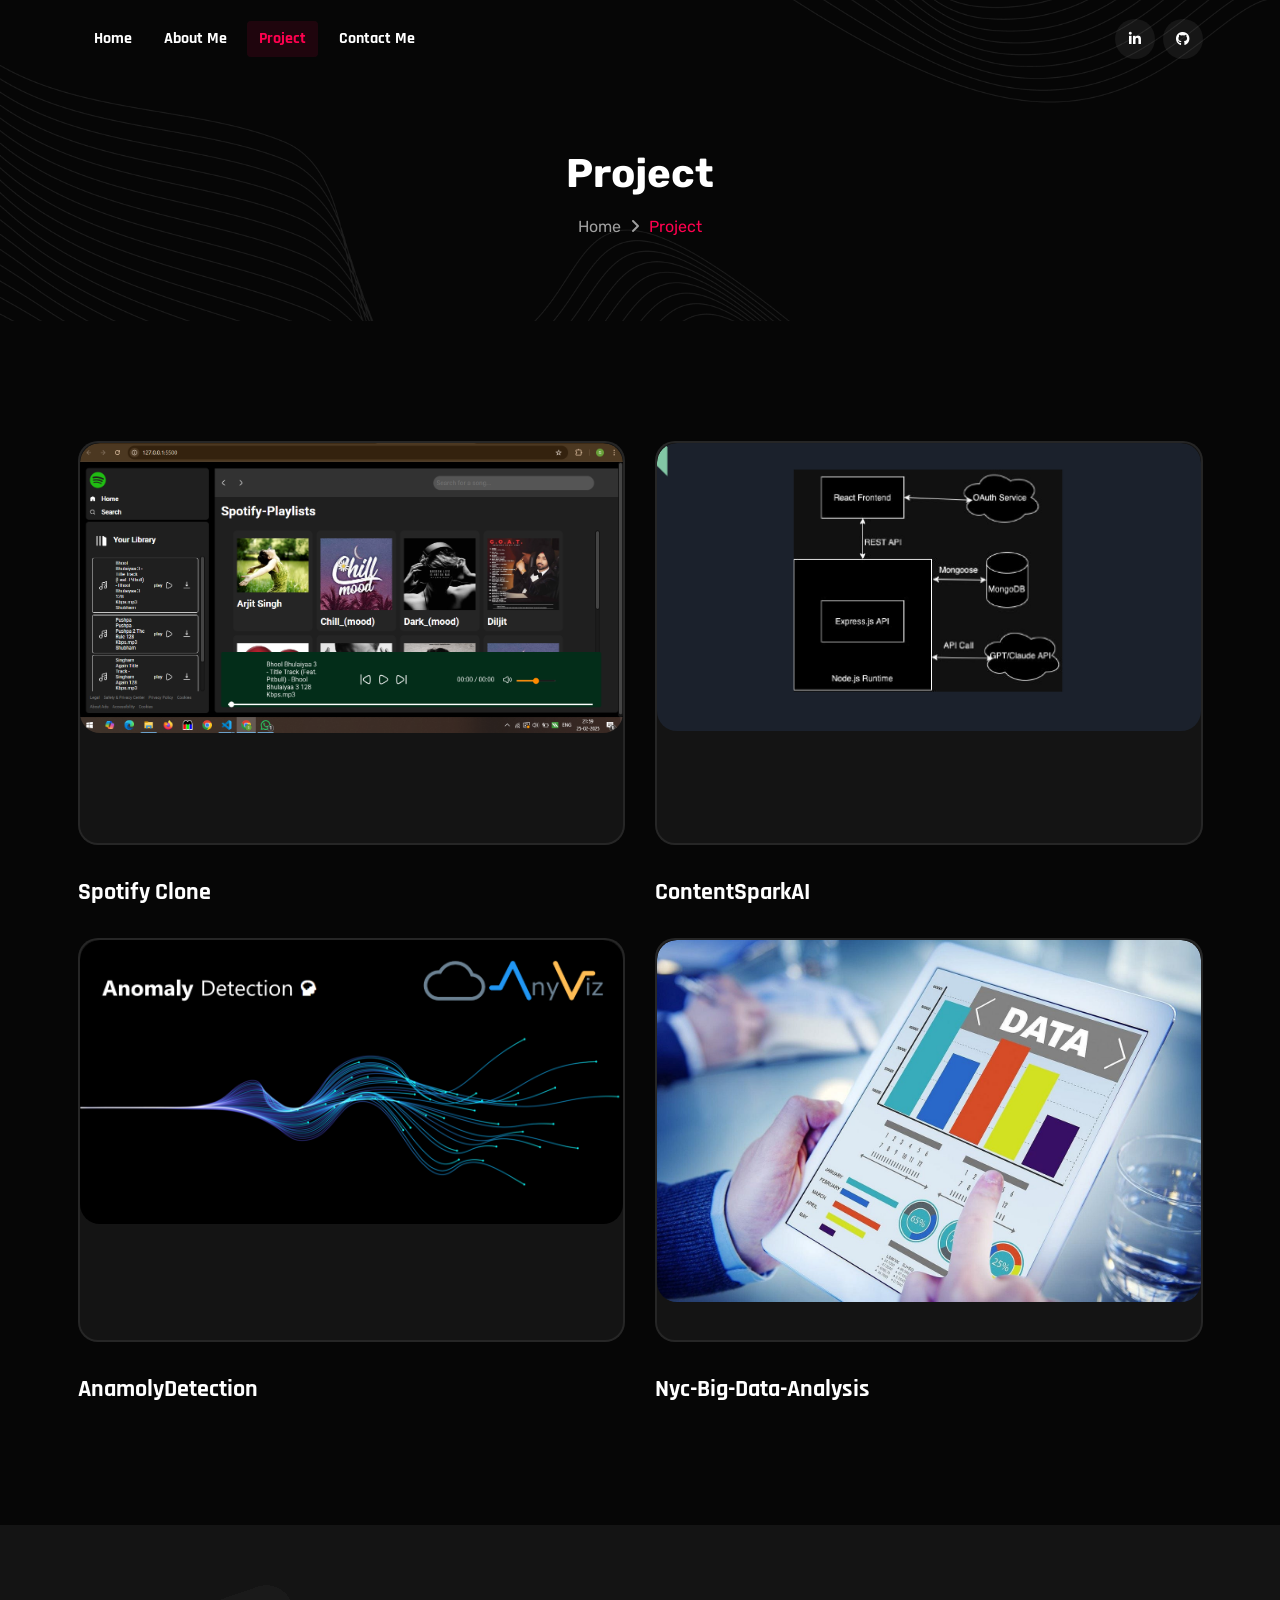
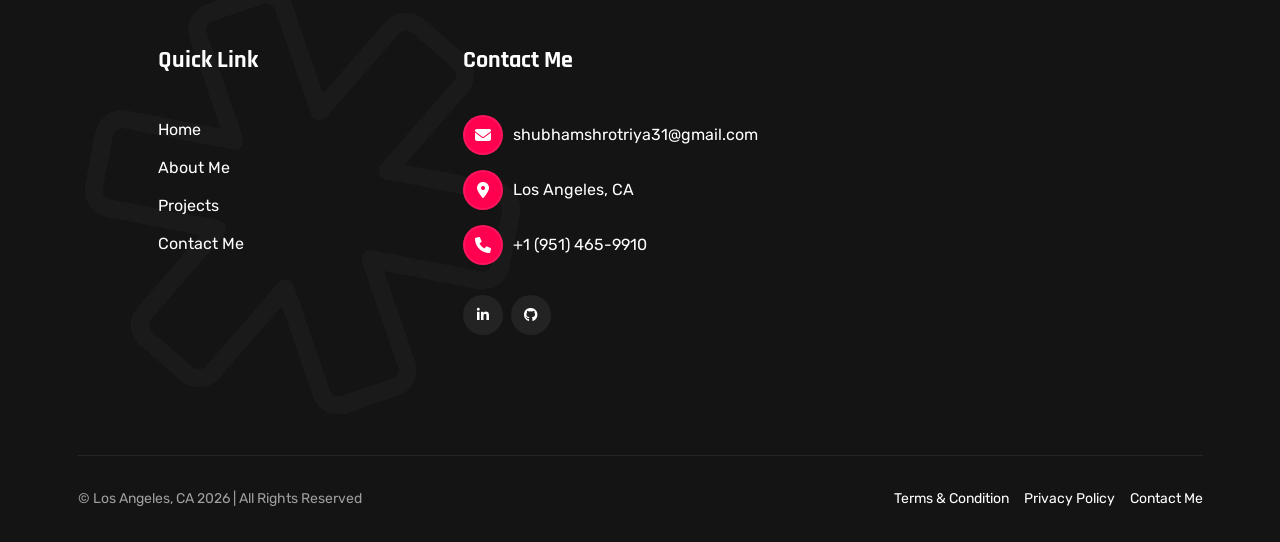
<file: project.html>
<!DOCTYPE html>
<html lang="en">


<head>
    <meta charset="UTF-8">
    <meta http-equiv="X-UA-Compatible" content="IE=edge">
    <meta name="viewport" content="width=device-width, initial-scale=1.0">
    <meta name="description" content="Reeni is a modern personal portfolio template for designers, developers, content writer, cleaner, programmer, fashion designer, model, Influencer and freelancers. Fully responsive, SEO-friendly, Bootstrap and easy to customize.">
    <link rel="shortcut icon" type="image/x-icon" href="assets/images/favicon.svg">
    <title>Shubham Shrotriya | Software Developer - Portfolio</title>
    <!-- Bootstrap min css -->
    <link rel="stylesheet" href="assets/css/vendor/fontawesome.css">
    <link rel="stylesheet" href="assets/css/plugins/swiper.css">
    <link rel="stylesheet" href="assets/css/plugins/odometer.css">
    <link rel="stylesheet" href="assets/css/vendor/animate.min.css">
    <link rel="stylesheet" href="assets/css/vendor/bootstrap.min.css">
    <!-- custom css -->
    <link rel="stylesheet" href="assets/css/style.css">
</head>

<body class="project inner">

    <!-- tpm-header-area start -->
    <header class="tmp-header-area-start header-one header--sticky header--transparent">
        <div class="container">
            <div class="row">
                <div class="col-lg-12">
                    <div class="header-content">
                    
                        <nav class="tmp-mainmenu-nav d-none d-xl-block">
                            <ul class="tmp-mainmenu">
                                <li>
                                    <a href="index.html">Home
                                    </a>
                                    <!-- <ul class="submenu">
            <li><a href="index.html">Home 01</a></li>
            <li><a href="index-02.html">Home 02</a></li>
            <li><a href="index-03.html">Home 03</a></li>
            <li><a href="index-04.html">Home 04</a></li>
            <li><a href="index-05.html">Home 05</a></li>
            <li><a href="index-06.html">Home 06</a></li>
            <li><a href="index-07.html">Home 07</a></li>
            <li><a href="index-08.html">Home 08</a></li>
            <li><a href="index-09.html">Home 09</a></li>
            <li><a href="index-10.html">Home 10</a></li>
            <li><a href="index-11.html">Home 11</a></li>
            <li><a href="index-12.html">Home 12</a></li>
            <li><a href="index-13.html">Home 13</a></li>
        </ul> -->
                                </li>
                                <li>
                                    <a href="about.html">About Me</a>
                                </li>



                                <!-- <li class="has-dropdown">
                                    <a href="#">Services
                                        <i class="fa-regular fa-chevron-down"></i>
                                    </a>
                                    <ul class="submenu">
                                        <li><a href="service.html">Service</a></li>
                                        <li><a href="service-details.html">Service Details</a></li>
                                    </ul>
                                </li>
                                <li class="has-dropdown">
                                    <a href="#">Blog
                                        <i class="fa-regular fa-chevron-down"></i>
                                    </a>
                                    <ul class="submenu">
                                        <li><a href="blog.html">Blog Classic</a></li>
                                        <li><a href="blog-details.html">Blog Details</a></li>
                                    </ul>
                                </li> -->




                                <li class="has-dropdown">
                                    <a href="project.html">Project</a>



                                    <!-- <ul class="submenu">
                                        <li></li>
                                        <li><a href="project-details.html">Project Details</a></li>
                                    </ul> -->


                                </li>
                                <li>
                                    <a href="contact.html">Contact Me</a>
                                </li>
                            </ul>

                        </nav>
                        <div class="tmp-header-right">
                            <div class="social-share-wrapper d-none d-md-block">
                                <div class="social-link">
                                   
                                    <a href="https://www.linkedin.com/in/shubhamshrotriya/"><i class="fa-brands fa-linkedin-in"></i></a>
                                   
                                  <a href="https://github.com/shubhamshrotriya16427"><i class="fa-brands fa-github"></i></a>
                                </div>
                            </div>
                          
                        </div>
                    </div>
                </div>
            </div>
        </div>
    </header>
    <!-- tpm-header-area end -->

    <div class="d-none d-xl-block">
        <div class="tmp-sidebar-area tmp_side_bar">
            <div class="inner">
                <div class="top-area">
                    <a href="index.html" class="logo">
                        <img class="logo-dark" src="assets/images/logo/white-logo-reeni.png" alt="Reeni - Personal Portfolio HTML Template for developers and freelancers">
                        <img class="logo-white" src="assets/images/logo/logo-white.png" alt="Reeni - Personal Portfolio HTML Template for developers and freelancers">
                    </a>
                    <div class="close-icon-area">
                        <button class="tmp-round-action-btn close_side_menu_active">
                            <i class="fa-sharp fa-light fa-xmark"></i>
                        </button>
                    </div>
                </div>
                <div class="content-wrapper">
                    <div class="image-area-feature">
                        <a href="index.html">
                            <img src="assets/images/logo/man.png" alt="personal-logo">
                        </a>
                    </div>
                    <h5 class="title mt--30">Freelancer delivering exceptional Webflow, and Next.js solutions.</h5>
                    <p class="disc">I am a skilled freelancer specializing in Webflow development, Figma design, and Next.js projects. I deliver creative, dynamic, and user-centric web solutions.
                    </p>
                    <div class="short-contact-area">
                        <!-- single contact information -->
                        <div class="single-contact">
                            <i class="fa-solid fa-phone"></i>
                            <div class="information tmp-link-animation">
                                <span>Call Now</span>
                                <a href="#" class="number">+92 (8800) - 98670</a>
                            </div>
                        </div>
                        <!-- single contact information end -->

                        <!-- single contact information -->
                        <div class="single-contact">
                            <i class="fa-solid fa-envelope"></i>
                            <div class="information tmp-link-animation">
                                <span>Mail Us</span>
                                <a href="#" class="number">example@info.com</a>
                            </div>
                        </div>
                        <!-- single contact information end -->

                        <!-- single contact information -->
                        <div class="single-contact">
                            <i class="fa-solid fa-location-crosshairs"></i>
                            <div class="information tmp-link-animation">
                                <span>My Address</span>
                                <span class="number">66 Broklyant, New York 3269</span>
                            </div>
                        </div>
                        <!-- single contact information end -->
                    </div>
                    <!-- social area start -->
                    <div class="social-wrapper mt--20">
                        <span class="subtitle">Find me</span>
                        <div class="social-link">
                            <a href="#"><i class="fa-brands fa-linkedin-in"></i></a>
                            <a href="#"><i class="fa-brands fa-github"></i></a>
                        </div>
                    </div>
                    <!-- social area end -->
                </div>
            </div>
        </div>
        <a class="overlay_close_side_menu close_side_menu_active" href="javascript:void(0);"></a>
    </div>

    <div class="d-block d-xl-none">
        <div class="tmp-popup-mobile-menu">
            <div class="inner">
                <div class="header-top">
                    <div class="logo">
                        <a href="index.html" class="logo-area">
                            <img class="logo-dark" src="assets/images/logo/white-logo-reeni.png" alt="Reeni - Personal Portfolio HTML Template for developers and freelancers">
                            <img class="logo-white" src="assets/images/logo/logo-white.png" alt="Reeni - Personal Portfolio HTML Template for developers and freelancers">
                        </a>

                    </div>
                    <div class="close-menu">
                        <button class="close-button tmp-round-action-btn">
                            <i class="fa-sharp fa-light fa-xmark"></i>
                        </button>
                    </div>
                </div>
                <ul class="tmp-mainmenu">
                    <li>
                        <a href="#">Home
                        </a>
                        <!-- <ul class="submenu">
            <li><a href="index.html">Home 01</a></li>
            <li><a href="index-02.html">Home 02</a></li>
            <li><a href="index-03.html">Home 03</a></li>
            <li><a href="index-04.html">Home 04</a></li>
            <li><a href="index-05.html">Home 05</a></li>
            <li><a href="index-06.html">Home 06</a></li>
            <li><a href="index-07.html">Home 07</a></li>
            <li><a href="index-08.html">Home 08</a></li>
            <li><a href="index-09.html">Home 09</a></li>
            <li><a href="index-10.html">Home 10</a></li>
            <li><a href="index-11.html">Home 11</a></li>
            <li><a href="index-12.html">Home 12</a></li>
            <li><a href="index-13.html">Home 13</a></li>
        </ul> -->
                    </li>
                    <li>
                        <a href="about.html">About Me</a>
                    </li>
                    <li class="has-dropdown">
                        <a href="#">Services
                            <i class="fa-regular fa-chevron-down"></i>
                        </a>
                        <ul class="submenu">
                            <li><a href="service.html">Service</a></li>
                            <li><a href="service-details.html">Service Details</a></li>
                        </ul>
                    </li>
                    <li class="has-dropdown">
                        <a href="#">Blog
                            <i class="fa-regular fa-chevron-down"></i>
                        </a>
                        <ul class="submenu">
                            <li><a href="blog.html">Blog Classic</a></li>
                            <li><a href="blog-details.html">Blog Details</a></li>
                        </ul>
                    </li>
                    <li class="has-dropdown">
                        <a href="#">Project
                            <i class="fa-regular fa-chevron-down"></i>
                        </a>
                        <ul class="submenu">
                            <li><a href="project.html">Project</a></li>
                            <li><a href="project-details.html">Project Details</a></li>
                        </ul>
                    </li>
                    <li>
                        <a href="contact.html">Contact Me</a>
                    </li>
                </ul>


 
                <!-- social area end -->



            </div>
        </div>
    </div>

    <!-- Breadcrumb Area Start -->
    <div class="breadcrumb-area breadcrumb-bg">
        <div class="container">
            <div class="row">
                <div class="col-lg-12">
                    <div class="breadcrumb-inner text-center">
                        <h1 class="title split-collab">Project</h1>
                        <ul class="page-list">
                            <li class="tmp-breadcrumb-item"><a href="index.html">Home</a></li>
                            <li class="icon"><i class="fa-solid fa-angle-right"></i></li>
                            <li class="tmp-breadcrumb-item active">Project</li>
                        </ul>
                    </div>
                </div>
            </div>
        </div>
    </div>
    <!-- Breadcrumb Area End -->
    <!-- Tpm Our Latest Portfolio  Area Start -->
    <section class="tmp-latest-portfolio tmp-section-gap">
        <div class="container">
            <div class="row">


                <div class="col-lg-6 col-md-6 col-12">
                    <div class="latest-portfolio-card v5 tmp-hover-link">
                        <div class="portfoli-card-img">
                            <div class="img-box v2">
                                <a href="project-details.html">
                                    <img class="img-primary hidden-on-mobile" src="assets/images/spotify.png" alt="Blog Thumbnail">
                                    <img class="img-secondary" src="assets/images/spotify.png" alt="BLog Thumbnail">
                                </a>
                            </div>
                        </div>
                        <div class="portfolio-card-content-wrap">
                            <div class="content-left">
                                <h3 class="portfolio-card-title"><a class="link" href="project-details.html">Spotify Clone </a>
                                </h3>
                                
                            </div>
                        </div>
                    </div>
                </div>


                <div class="col-lg-6 col-md-6 col-12">
                    <div class="latest-portfolio-card v5 tmp-hover-link">
                        <div class="portfoli-card-img">
                            <div class="img-box v2">
                                <a href="project-details2.html">
                                    <img class="img-primary hidden-on-mobile" src="assets/images/project2.png" alt="Blog Thumbnail">
                                    <img class="img-secondary" src="assets/images/project2.png" alt="BLog Thumbnail">
                                </a>
                            </div>
                        
                        </div>
                        <div class="portfolio-card-content-wrap">
                            <div class="content-left">
                                <h3 class="portfolio-card-title"><a class="link" href="project-details2.html">ContentSparkAI</a>
                                </h3>
                               
                            </div>
                        </div>
                    </div>
                </div>

                <div class="col-lg-6 col-md-6 col-12">
                    <div class="latest-portfolio-card v5 tmp-hover-link">
                        <div class="portfoli-card-img">
                            <div class="img-box v2">
                                <a href="project-details3.html">
                                    <img class="img-primary hidden-on-mobile" src="assets/images/project3.png" alt="Blog Thumbnail">
                                    <img class="img-secondary" src="assets/images/project3.png" alt="BLog Thumbnail">
                                </a>
                            </div>
                           
                        </div>
                        <div class="portfolio-card-content-wrap">
                            <div class="content-left">
                                <h3 class="portfolio-card-title"><a class="link" href="project-details3.html">AnamolyDetection</a>
                                </h3>
                               
                            </div>
                        </div>
                    </div>
                </div>


                <div class="col-lg-6 col-md-6 col-12">
                    <div class="latest-portfolio-card v5 tmp-hover-link">
                        <div class="portfoli-card-img">
                            <div class="img-box v2">
                                <a href="project-details4.html">
                                    <img class="img-primary hidden-on-mobile" src="assets/images/project4.jpg" alt="Blog Thumbnail">
                                    <img class="img-secondary" src="assets/images/project4.jpg" alt="BLog Thumbnail">
                                </a>
                            </div>
                          
                        </div>
                        <div class="portfolio-card-content-wrap">
                            <div class="content-left">
                                <h3 class="portfolio-card-title"><a class="link" href="project-details4.html">Nyc-Big-Data-Analysis</a>
                                </h3>
                                
                            </div>
                        </div>
                    </div>
                </div>

            </div>
        </div>

    </section>
    <!-- Tpm Our Latest Portfolio  Area End -->
       <!-- Start Footer Area  -->
       <footer class="footer-area footer-style-one-wrapper  tmp-section-gap">
        <div class="container">
            <div class="footer-main footer-style-one">
                <div class="row g-5">
               
                    <div class="col-lg-4 col-md-6">
                        <div class="single-footer-wrapper quick-link-wrap">
                            <h5 class="ft-title">Quick Link</h5>
                            <ul class="ft-link tmp-link-animation">
                                <li>
                                    <a href="index.html">Home</a>
                                </li>
                                <li>
                                    <a href="about.html">About Me</a>
                                </li>
                                <li>
                                    <a href="project.html">Projects</a>
                                </li>
                                <li>
                                    <a href="contact.html">Contact Me</a>
                                </li>
                            </ul>
                        </div>
                    </div>
                    <div class="col-lg-3 col-md-6">
                        <div class="single-footer-wrapper contact-wrap">
                            <h5 class="ft-title">Contact Me </h5>
                            <ul class="ft-link tmp-link-animation">
                                <li><span class="ft-icon"><i class="fa-solid fa-envelope"></i></span><a href="#">shubhamshrotriya31@gmail.com</a></li>
                                <li><span class="ft-icon"><i class="fa-solid fa-location-dot"></i></span>Los Angeles, CA</li>
                                <li><span class="ft-icon"><i class="fa-solid fa-phone"></i></span><a href="#">+1 (951) 465-9910 </a></li>
                            </ul>
                            <div class="social-link footer">
                               
                                <a href="https://www.linkedin.com/in/shubhamshrotriya/"><i class="fa-brands fa-linkedin-in"></i></a>
                                <a href="https://github.com/shubhamshrotriya16427"><i class="fa-brands fa-github"></i></a>
                            </div>
                        </div>
                    </div>
                </div>
            </div>
        </div>
        <div class="footer-bg-img">
            <img src="assets/images/footer/footer-bg-img.png" alt="footer-img">
        </div>
    </footer>
    <div class="copyright-area-one">
        <div class="container">
            <div class="row">
                <div class="col-lg-12">
                    <div class="main-wrapper">
                        <p class="copy-right-para">© Los Angeles, CA <script>
                                document.write(new Date().getFullYear())
                            </script> | All Rights Reserved</p>
                        <ul>
                            <li><a href="#">Terms & Condition</a></li>
                            <li><a href="#">Privacy Policy</a></li>
                            <li><a href="#">Contact Me</a></li>
                        </ul>
                    </div>
                </div>
            </div>
        </div>
    </div>
    <!-- End Footer Area  -->



    <!-- ready chatting option via email -->

    <!-- ready chatting option via email end -->
    <!-- progress area start -->
    <div class="scrollToTop" style="display: block;">
        <div class="arrowUp">
            <i class="fa-light fa-arrow-up"></i>
        </div>
        <div class="water" style="transform: translate(0px, 87%);">
            <svg viewBox="0 0 560 20" class="water_wave water_wave_back">
                <use xlink:href="#wave"></use>
            </svg>
            <svg viewBox="0 0 560 20" class="water_wave water_wave_front">
                <use xlink:href="#wave"></use>
            </svg>
            <svg version="1.1" xmlns="http://www.w3.org/2000/svg" xmlns:xlink="http://www.w3.org/1999/xlink" viewBox="0 0 560 20" style="display: none;">
                <symbol id="wave">
                    <path d="M420,20c21.5-0.4,38.8-2.5,51.1-4.5c13.4-2.2,26.5-5.2,27.3-5.4C514,6.5,518,4.7,528.5,2.7c7.1-1.3,17.9-2.8,31.5-2.7c0,0,0,0,0,0v20H420z" fill="#FF014F"></path>
                    <path d="M420,20c-21.5-0.4-38.8-2.5-51.1-4.5c-13.4-2.2-26.5-5.2-27.3-5.4C326,6.5,322,4.7,311.5,2.7C304.3,1.4,293.6-0.1,280,0c0,0,0,0,0,0v20H420z" fill="#FF014F"></path>
                    <path d="M140,20c21.5-0.4,38.8-2.5,51.1-4.5c13.4-2.2,26.5-5.2,27.3-5.4C234,6.5,238,4.7,248.5,2.7c7.1-1.3,17.9-2.8,31.5-2.7c0,0,0,0,0,0v20H140z" fill="#FF014F"></path>
                    <path d="M140,20c-21.5-0.4-38.8-2.5-51.1-4.5c-13.4-2.2-26.5-5.2-27.3-5.4C46,6.5,42,4.7,31.5,2.7C24.3,1.4,13.6-0.1,0,0c0,0,0,0,0,0l0,20H140z" fill="#FF014F"></path>
                </symbol>
            </svg>

        </div>
    </div>
    <!-- progress area end -->
    <!-- <div class="tmp-right-demo">
    <button class="demo-button">
        <p class="mb--0">48</p>
        <span class="text">Demos</span>
    </button>
</div> -->



    <div class="demo-modal-area">
        <div class="wrapper">
            <div class="tmp-modal-inner">
                <div class="close-icon">
                    <button class="demo-close-btn"><span><i class="fa-sharp fa-light fa-xmark"></i></span></button>
                </div>
                <div class="demo-top text-center">
                    <h4 class="title">Reeni</h4>
                    <p class="subtitle">A personal portfolio website is your digital resume—a place to showcase your work,
                        skills, and achievements.</p>
                </div>
                <ul class="popuptab-area nav nav-tabs" id="popuptab" role="tablist">
                    <li class="nav-item">
                        <a class="nav-link active demo-dark" id="demodark-tab" data-bs-toggle="tab" href="#demodark" role="tab" aria-controls="demodark" aria-selected="true">Dark Demo</a>
                    </li>
                    <li class="nav-item">
                        <a class="nav-link demo-light" id="demolight-tab" data-bs-toggle="tab" href="#demolight" role="tab" aria-controls="demolight" aria-selected="false">Light Demo</a>
                    </li>
                </ul>
                <div class="tab-content" id="popuptabContent">
                    <div class="tab-pane show active" id="demodark" role="tabpanel" aria-labelledby="demodark-tab">
                        <div class="content">
                            <div class="row">

                                <!-- Start Single Content  -->
                                <div class="col-lg-4 col-md-6 col-12">
                                    <div class="single-demo">
                                        <div class="inner">
                                            <div class="thumbnail">
                                                <a href="index.html">
                                                    <img class="w-100" src="assets/images/demo/home-1.png" alt="Personal Portfolio">
                                                    <span class="overlay-content">
                                                    <span class="overlay-text">View Demo <i
                                                            class="feather-external-link"></i></span>
                                                    </span>
                                                </a>
                                            </div>
                                            <div class="inner">
                                                <h3 class="title"><a href="index.html">Main Demo</a></h3>
                                            </div>
                                        </div>
                                    </div>
                                </div>
                                <!-- End Single Content  -->

                                <!-- Start Single Content  -->
                                <div class="col-lg-4 col-md-6 col-12">
                                    <div class="single-demo">
                                        <div class="inner">
                                            <div class="thumbnail">
                                                <a href="index.html">
                                                    <img class="w-100" src="assets/images/demo/home-2.png" alt="Personal Portfolio">
                                                    <span class="overlay-content">
                                                    <span class="overlay-text">View Demo <i
                                                            class="feather-external-link"></i></span>
                                                    </span>
                                                </a>
                                            </div>
                                            <div class="inner">
                                                <h3 class="title"><a href="index.html">Demo 02</a></h3>
                                            </div>
                                        </div>
                                    </div>
                                </div>
                                <!-- End Single Content  -->

                                <!-- Start Single Content  -->
                                <div class="col-lg-4 col-md-6 col-12">
                                    <div class="single-demo">
                                        <div class="inner">
                                            <div class="thumbnail">
                                                <a href="index-03.html">
                                                    <img class="w-100" src="assets/images/demo/home-3.png" alt="Personal Portfolio">
                                                    <span class="overlay-content">
                                                    <span class="overlay-text">View Demo <i
                                                            class="feather-external-link"></i></span>
                                                    </span>
                                                </a>
                                            </div>
                                            <div class="inner">
                                                <h3 class="title"><a href="index-03.html">Demo 03</a></h3>
                                            </div>
                                        </div>
                                    </div>
                                </div>
                                <!-- End Single Content  -->

                                <!-- Start Single Content  -->
                                <div class="col-lg-4 col-md-6 col-12">
                                    <div class="single-demo">
                                        <div class="inner">
                                            <div class="thumbnail">
                                                <a href="index-04.html">
                                                    <img class="w-100" src="assets/images/demo/home-4.png" alt="Personal Portfolio">
                                                    <span class="overlay-content">
                                                    <span class="overlay-text">View Demo <i
                                                            class="feather-external-link"></i></span>
                                                    </span>
                                                </a>
                                            </div>
                                            <div class="inner">
                                                <h3 class="title"><a href="index-04.html">Demo 04</a></h3>
                                            </div>
                                        </div>
                                    </div>
                                </div>
                                <!-- End Single Content  -->

                                <!-- Start Single Content  -->
                                <div class="col-lg-4 col-md-6 col-12">
                                    <div class="single-demo">
                                        <div class="inner">
                                            <div class="thumbnail">
                                                <a href="index-05.html">
                                                    <img class="w-100" src="assets/images/demo/home-5.png" alt="Personal Portfolio">
                                                    <span class="overlay-content">
                                                    <span class="overlay-text">View Demo <i
                                                            class="feather-external-link"></i></span>
                                                    </span>
                                                </a>
                                            </div>
                                            <div class="inner">
                                                <h3 class="title"><a href="index-05.html">Demo 05</a></h3>
                                            </div>
                                        </div>
                                    </div>
                                </div>
                                <!-- End Single Content  -->

                                <!-- Start Single Content  -->
                                <div class="col-lg-4 col-md-6 col-12">
                                    <div class="single-demo">
                                        <div class="inner">
                                            <div class="thumbnail">
                                                <a href="index-06.html">
                                                    <img class="w-100" src="assets/images/demo/home-6.png" alt="Personal Portfolio">
                                                    <span class="overlay-content">
                                                    <span class="overlay-text">View Demo <i
                                                            class="feather-external-link"></i></span>
                                                    </span>
                                                </a>
                                            </div>
                                            <div class="inner">
                                                <h3 class="title"><a href="index-06.html">Demo 06</a></h3>
                                            </div>
                                        </div>
                                    </div>
                                </div>
                                <!-- End Single Content  -->

                                <!-- Start Single Content  -->
                                <div class="col-lg-4 col-md-6 col-12">
                                    <div class="single-demo">
                                        <div class="inner">
                                            <div class="thumbnail">
                                                <a href="index-07.html">
                                                    <img class="w-100" src="assets/images/demo/home-7.png" alt="Personal Portfolio">
                                                    <span class="overlay-content">
                                                    <span class="overlay-text">View Demo <i
                                                            class="feather-external-link"></i></span>
                                                    </span>
                                                </a>
                                            </div>
                                            <div class="inner">
                                                <h3 class="title"><a href="index-07.html">Demo 07</a></h3>
                                            </div>
                                        </div>
                                    </div>
                                </div>
                                <!-- End Single Content  -->

                                <!-- Start Single Content  -->
                                <div class="col-lg-4 col-md-6 col-12">
                                    <div class="single-demo">
                                        <div class="inner">
                                            <div class="thumbnail">
                                                <a href="index-08.html">
                                                    <img class="w-100" src="assets/images/demo/home-8.png" alt="Personal Portfolio">
                                                    <span class="overlay-content">
                                                    <span class="overlay-text">View Demo <i
                                                            class="feather-external-link"></i></span>
                                                    </span>
                                                </a>
                                            </div>
                                            <div class="inner">
                                                <h3 class="title"><a href="index-08.html">Demo 08</a></h3>
                                            </div>
                                        </div>
                                    </div>
                                </div>
                                <!-- End Single Content  -->

                                <!-- Start Single Content  -->
                                <div class="col-lg-4 col-md-6 col-12">
                                    <div class="single-demo">
                                        <div class="inner">
                                            <div class="thumbnail">
                                                <a href="index-09.html">
                                                    <img class="w-100" src="assets/images/demo/home-9.png" alt="Personal Portfolio">
                                                    <span class="overlay-content">
                                                    <span class="overlay-text">View Demo <i
                                                            class="feather-external-link"></i></span>
                                                    </span>
                                                </a>
                                            </div>
                                            <div class="inner">
                                                <h3 class="title"><a href="index-09.html">Demo 09</a></h3>
                                            </div>
                                        </div>
                                    </div>
                                </div>
                                <!-- End Single Content  -->

                                <!-- Start Single Content  -->
                                <div class="col-lg-4 col-md-6 col-12">
                                    <div class="single-demo">
                                        <div class="inner">
                                            <div class="thumbnail">
                                                <a href="index-10.html">
                                                    <img class="w-100" src="assets/images/demo/home-10.png" alt="Personal Portfolio">
                                                    <span class="overlay-content">
                                                    <span class="overlay-text">View Demo <i
                                                            class="feather-external-link"></i></span>
                                                    </span>
                                                </a>
                                            </div>
                                            <div class="inner">
                                                <h3 class="title"><a href="index-10.html">Demo 10</a></h3>
                                            </div>
                                        </div>
                                    </div>
                                </div>
                                <!-- End Single Content  -->

                                <!-- Start Single Content  -->
                                <div class="col-lg-4 col-md-6 col-12">
                                    <div class="single-demo">
                                        <div class="inner">
                                            <div class="thumbnail">
                                                <a href="index-11.html">
                                                    <img class="w-100" src="assets/images/demo/home-11.png" alt="Personal Portfolio">
                                                    <span class="overlay-content">
                                                    <span class="overlay-text">View Demo <i
                                                            class="feather-external-link"></i></span>
                                                    </span>
                                                </a>
                                            </div>
                                            <div class="inner">
                                                <h3 class="title"><a href="index-11.html">Demo 11</a></h3>
                                            </div>
                                        </div>
                                    </div>
                                </div>
                                <!-- End Single Content  -->

                                <!-- Start Single Content  -->
                                <div class="col-lg-4 col-md-6 col-12">
                                    <div class="single-demo">
                                        <div class="inner">
                                            <div class="thumbnail">
                                                <a href="index-12.html">
                                                    <img class="w-100" src="assets/images/demo/home-12.png" alt="Personal Portfolio">
                                                    <span class="overlay-content">
                                                    <span class="overlay-text">View Demo <i
                                                            class="feather-external-link"></i></span>
                                                    </span>
                                                </a>
                                            </div>
                                            <div class="inner">
                                                <h3 class="title"><a href="index-12.html">Demo 12</a></h3>
                                            </div>
                                        </div>
                                    </div>
                                </div>
                                <!-- End Single Content  -->

                                <!-- Start Single Content  -->
                                <div class="col-lg-4 col-md-6 col-12">
                                    <div class="single-demo">
                                        <div class="inner">
                                            <div class="thumbnail">
                                                <a href="index-13.html">
                                                    <img class="w-100" src="assets/images/demo/home-13.png" alt="Personal Portfolio">
                                                    <span class="overlay-content">
                                                    <span class="overlay-text">View Demo <i
                                                            class="feather-external-link"></i></span>
                                                    </span>
                                                </a>
                                            </div>
                                            <div class="inner">
                                                <h3 class="title"><a href="index-13.html">Demo 13</a></h3>
                                            </div>
                                        </div>
                                    </div>
                                </div>
                                <!-- End Single Content  -->

                                <!-- Start Single Content  -->
                                <div class="col-lg-4 col-md-6 col-12">
                                    <div class="single-demo">
                                        <div class="inner">
                                            <div class="thumbnail">
                                                <a href="index-14.html">
                                                    <img class="w-100" src="assets/images/demo/home-14.png" alt="Personal Portfolio">
                                                    <span class="overlay-content">
                                                    <span class="overlay-text">View Demo <i
                                                            class="feather-external-link"></i></span>
                                                    </span>
                                                </a>
                                            </div>
                                            <div class="inner">
                                                <h3 class="title"><a href="index-14.html">Demo 14</a></h3>
                                            </div>
                                        </div>
                                    </div>
                                </div>
                                <!-- End Single Content  -->

                                <!-- Start Single Content  -->
                                <div class="col-lg-4 col-md-6 col-12">
                                    <div class="single-demo">
                                        <div class="inner">
                                            <div class="thumbnail">
                                                <a href="index-15.html">
                                                    <img class="w-100" src="assets/images/demo/home-15.png" alt="Personal Portfolio">
                                                    <span class="overlay-content">
                                                    <span class="overlay-text">View Demo <i
                                                            class="feather-external-link"></i></span>
                                                    </span>
                                                </a>
                                            </div>
                                            <div class="inner">
                                                <h3 class="title"><a href="index-15.html">Demo 15</a></h3>
                                            </div>
                                        </div>
                                    </div>
                                </div>
                                <!-- End Single Content  -->
                                <!-- Start Single Content  -->
                                <div class="col-lg-4 col-md-6 col-12">
                                    <div class="single-demo">
                                        <div class="inner">
                                            <div class="thumbnail">
                                                <a href="index-16.html">
                                                    <img class="w-100" src="assets/images/demo/home-16.png" alt="Personal Portfolio">
                                                    <span class="overlay-content">
                                                    <span class="overlay-text">View Demo <i
                                                            class="feather-external-link"></i></span>
                                                    </span>
                                                </a>
                                            </div>
                                            <div class="inner">
                                                <h3 class="title"><a href="index-16.html">Demo 16</a></h3>
                                            </div>
                                        </div>
                                    </div>
                                </div>
                                <!-- End Single Content  -->
                                <!-- Start Single Content  -->
                                <div class="col-lg-4 col-md-6 col-12">
                                    <div class="single-demo">
                                        <div class="inner">
                                            <div class="thumbnail">
                                                <a href="index-17.html">
                                                    <img class="w-100" src="assets/images/demo/home-17.png" alt="Personal Portfolio">
                                                    <span class="overlay-content">
                                                    <span class="overlay-text">View Demo <i
                                                            class="feather-external-link"></i></span>
                                                    </span>
                                                </a>
                                            </div>
                                            <div class="inner">
                                                <h3 class="title"><a href="index-17.html">Demo 17</a></h3>
                                            </div>
                                        </div>
                                    </div>
                                </div>
                                <!-- End Single Content  -->
                                <!-- Start Single Content  -->
                                <div class="col-lg-4 col-md-6 col-12">
                                    <div class="single-demo">
                                        <div class="inner">
                                            <div class="thumbnail">
                                                <a href="index-18.html">
                                                    <img class="w-100" src="assets/images/demo/home-18.png" alt="Personal Portfolio">
                                                    <span class="overlay-content">
                                                    <span class="overlay-text">View Demo <i
                                                            class="feather-external-link"></i></span>
                                                    </span>
                                                </a>
                                            </div>
                                            <div class="inner">
                                                <h3 class="title"><a href="index-18.html">Demo 18</a></h3>
                                            </div>
                                        </div>
                                    </div>
                                </div>
                                <!-- End Single Content  -->
                                <!-- Start Single Content  -->
                                <div class="col-lg-4 col-md-6 col-12">
                                    <div class="single-demo">
                                        <div class="inner">
                                            <div class="thumbnail">
                                                <a href="index-19.html">
                                                    <img class="w-100" src="assets/images/demo/home-19.png" alt="Personal Portfolio">
                                                    <span class="overlay-content">
                                                    <span class="overlay-text">View Demo <i
                                                            class="feather-external-link"></i></span>
                                                    </span>
                                                </a>
                                            </div>
                                            <div class="inner">
                                                <h3 class="title"><a href="index-19.html">Demo 19</a></h3>
                                            </div>
                                        </div>
                                    </div>
                                </div>
                                <!-- End Single Content  -->
                                <!-- Start Single Content  -->
                                <div class="col-lg-4 col-md-6 col-12">
                                    <div class="single-demo">
                                        <div class="inner">
                                            <div class="thumbnail">
                                                <a href="index-20.html">
                                                    <img class="w-100" src="assets/images/demo/home-20.png" alt="Personal Portfolio">
                                                    <span class="overlay-content">
                                                    <span class="overlay-text">View Demo <i
                                                            class="feather-external-link"></i></span>
                                                    </span>
                                                </a>
                                            </div>
                                            <div class="inner">
                                                <h3 class="title"><a href="index-20.html">Demo 20</a></h3>
                                            </div>
                                        </div>
                                    </div>
                                </div>
                                <!-- End Single Content  -->
                                <!-- Start Single Content  -->
                                <div class="col-lg-4 col-md-6 col-12">
                                    <div class="single-demo">
                                        <div class="inner">
                                            <div class="thumbnail">
                                                <a href="#">
                                                    <img class="w-100" src="assets/images/demo/coming-soon.png" alt="Personal Portfolio">
                                                    <span class="overlay-content">
                                                    <span class="overlay-text">View Demo <i
                                                            class="feather-external-link"></i></span>
                                                    </span>
                                                </a>
                                            </div>
                                            <div class="inner">
                                                <h3 class="title"><a href="#">Demo 21</a></h3>
                                            </div>
                                        </div>
                                    </div>
                                </div>
                                <!-- End Single Content  -->



                            </div>
                        </div>
                    </div>


                    <div class="tab-pane" id="demolight" role="tabpanel" aria-labelledby="demolight-tab">
                        <div class="content">
                            <div class="row">

                                <!-- Start Single Content  -->
                                <div class="col-lg-4 col-md-6 col-12">
                                    <div class="single-demo">
                                        <div class="inner">
                                            <div class="thumbnail">
                                                <a href="index-white.html">
                                                    <img class="w-100" src="assets/images/demo/home-1-white.png" alt="Personal Portfolio">
                                                    <span class="overlay-content">
                                                    <span class="overlay-text">View Demo <i
                                                            class="feather-external-link"></i></span>
                                                    </span>
                                                </a>
                                            </div>
                                            <div class="inner">
                                                <h3 class="title"><a href="index-white.html">Main Demo</a></h3>
                                            </div>
                                        </div>
                                    </div>
                                </div>
                                <!-- End Single Content  -->

                                <!-- Start Single Content  -->
                                <div class="col-lg-4 col-md-6 col-12">
                                    <div class="single-demo">
                                        <div class="inner">
                                            <div class="thumbnail">
                                                <a href="index-02-white.html">
                                                    <img class="w-100" src="assets/images/demo/home-2-white.png" alt="Personal Portfolio">
                                                    <span class="overlay-content">
                                                    <span class="overlay-text">View Demo <i
                                                            class="feather-external-link"></i></span>
                                                    </span>
                                                </a>
                                            </div>
                                            <div class="inner">
                                                <h3 class="title"><a href="index-02-white.html">Demo 02</a></h3>
                                            </div>
                                        </div>
                                    </div>
                                </div>
                                <!-- End Single Content  -->

                                <!-- Start Single Content  -->
                                <div class="col-lg-4 col-md-6 col-12">
                                    <div class="single-demo">
                                        <div class="inner">
                                            <div class="thumbnail">
                                                <a href="index-03-white.html">
                                                    <img class="w-100" src="assets/images/demo/home-3-white.png" alt="Personal Portfolio">
                                                    <span class="overlay-content">
                                                    <span class="overlay-text">View Demo <i
                                                            class="feather-external-link"></i></span>
                                                    </span>
                                                </a>
                                            </div>
                                            <div class="inner">
                                                <h3 class="title"><a href="index-03-white.html">Demo 03</a></h3>
                                            </div>
                                        </div>
                                    </div>
                                </div>
                                <!-- End Single Content  -->

                                <!-- Start Single Content  -->
                                <div class="col-lg-4 col-md-6 col-12">
                                    <div class="single-demo">
                                        <div class="inner">
                                            <div class="thumbnail">
                                                <a href="index-04-white.html">
                                                    <img class="w-100" src="assets/images/demo/home-4-white.png" alt="Personal Portfolio">
                                                    <span class="overlay-content">
                                                    <span class="overlay-text">View Demo <i
                                                            class="feather-external-link"></i></span>
                                                    </span>
                                                </a>
                                            </div>
                                            <div class="inner">
                                                <h3 class="title"><a href="index-04-white.html">Demo 04</a></h3>
                                            </div>
                                        </div>
                                    </div>
                                </div>
                                <!-- End Single Content  -->

                                <!-- Start Single Content  -->
                                <div class="col-lg-4 col-md-6 col-12">
                                    <div class="single-demo">
                                        <div class="inner">
                                            <div class="thumbnail">
                                                <a href="index-05-white.html">
                                                    <img class="w-100" src="assets/images/demo/home-5-white.png" alt="Personal Portfolio">
                                                    <span class="overlay-content">
                                                    <span class="overlay-text">View Demo <i
                                                            class="feather-external-link"></i></span>
                                                    </span>
                                                </a>
                                            </div>
                                            <div class="inner">
                                                <h3 class="title"><a href="index-05-white.html">Demo 05</a></h3>
                                            </div>
                                        </div>
                                    </div>
                                </div>
                                <!-- End Single Content  -->

                                <!-- Start Single Content  -->
                                <div class="col-lg-4 col-md-6 col-12">
                                    <div class="single-demo">
                                        <div class="inner">
                                            <div class="thumbnail">
                                                <a href="index-06-white.html">
                                                    <img class="w-100" src="assets/images/demo/home-6-white.png" alt="Personal Portfolio">
                                                    <span class="overlay-content">
                                                    <span class="overlay-text">View Demo <i
                                                            class="feather-external-link"></i></span>
                                                    </span>
                                                </a>
                                            </div>
                                            <div class="inner">
                                                <h3 class="title"><a href="index-06-white.html">Demo 06</a></h3>
                                            </div>
                                        </div>
                                    </div>
                                </div>
                                <!-- End Single Content  -->

                                <!-- Start Single Content  -->
                                <div class="col-lg-4 col-md-6 col-12">
                                    <div class="single-demo">
                                        <div class="inner">
                                            <div class="thumbnail">
                                                <a href="index-07-white.html">
                                                    <img class="w-100" src="assets/images/demo/home-7-white.png" alt="Personal Portfolio">
                                                    <span class="overlay-content">
                                                    <span class="overlay-text">View Demo <i
                                                            class="feather-external-link"></i></span>
                                                    </span>
                                                </a>
                                            </div>
                                            <div class="inner">
                                                <h3 class="title"><a href="index-07-white.html">Demo 07</a></h3>
                                            </div>
                                        </div>
                                    </div>
                                </div>
                                <!-- End Single Content  -->

                                <!-- Start Single Content  -->
                                <div class="col-lg-4 col-md-6 col-12">
                                    <div class="single-demo">
                                        <div class="inner">
                                            <div class="thumbnail">
                                                <a href="index-08-white.html">
                                                    <img class="w-100" src="assets/images/demo/home-8-white.png" alt="Personal Portfolio">
                                                    <span class="overlay-content">
                                                    <span class="overlay-text">View Demo <i
                                                            class="feather-external-link"></i></span>
                                                    </span>
                                                </a>
                                            </div>
                                            <div class="inner">
                                                <h3 class="title"><a href="index-08-white.html">Demo 08</a></h3>
                                            </div>
                                        </div>
                                    </div>
                                </div>
                                <!-- End Single Content  -->

                                <!-- Start Single Content  -->
                                <div class="col-lg-4 col-md-6 col-12">
                                    <div class="single-demo">
                                        <div class="inner">
                                            <div class="thumbnail">
                                                <a href="index-09-white.html">
                                                    <img class="w-100" src="assets/images/demo/home-9-white.png" alt="Personal Portfolio">
                                                    <span class="overlay-content">
                                                    <span class="overlay-text">View Demo <i
                                                            class="feather-external-link"></i></span>
                                                    </span>
                                                </a>
                                            </div>
                                            <div class="inner">
                                                <h3 class="title"><a href="index-09-white.html">Demo 09</a></h3>
                                            </div>
                                        </div>
                                    </div>
                                </div>
                                <!-- End Single Content  -->

                                <!-- Start Single Content  -->
                                <div class="col-lg-4 col-md-6 col-12">
                                    <div class="single-demo">
                                        <div class="inner">
                                            <div class="thumbnail">
                                                <a href="index-10-white.html">
                                                    <img class="w-100" src="assets/images/demo/home-10-white.png" alt="Personal Portfolio">
                                                    <span class="overlay-content">
                                                    <span class="overlay-text">View Demo <i
                                                            class="feather-external-link"></i></span>
                                                    </span>
                                                </a>
                                            </div>
                                            <div class="inner">
                                                <h3 class="title"><a href="index-10-white.html">Demo 10</a></h3>
                                            </div>
                                        </div>
                                    </div>
                                </div>
                                <!-- End Single Content  -->

                                <!-- Start Single Content  -->
                                <div class="col-lg-4 col-md-6 col-12">
                                    <div class="single-demo">
                                        <div class="inner">
                                            <div class="thumbnail">
                                                <a href="index-11-white.html">
                                                    <img class="w-100" src="assets/images/demo/home-11-white.png" alt="Personal Portfolio">
                                                    <span class="overlay-content">
                                                    <span class="overlay-text">View Demo <i
                                                            class="feather-external-link"></i></span>
                                                    </span>
                                                </a>
                                            </div>
                                            <div class="inner">
                                                <h3 class="title"><a href="index-11-white.html">Demo 11</a></h3>
                                            </div>
                                        </div>
                                    </div>
                                </div>
                                <!-- End Single Content  -->

                                <!-- Start Single Content  -->
                                <div class="col-lg-4 col-md-6 col-12">
                                    <div class="single-demo">
                                        <div class="inner">
                                            <div class="thumbnail">
                                                <a href="index-12-white.html">
                                                    <img class="w-100" src="assets/images/demo/home-12-white.png" alt="Personal Portfolio">
                                                    <span class="overlay-content">
                                                    <span class="overlay-text">View Demo <i
                                                            class="feather-external-link"></i></span>
                                                    </span>
                                                </a>
                                            </div>
                                            <div class="inner">
                                                <h3 class="title"><a href="index-12-white.html">Demo 12</a></h3>
                                            </div>
                                        </div>
                                    </div>
                                </div>
                                <!-- End Single Content  -->
                                <!-- Start Single Content  -->
                                <div class="col-lg-4 col-md-6 col-12">
                                    <div class="single-demo">
                                        <div class="inner">
                                            <div class="thumbnail">
                                                <a href="index-13-white.html">
                                                    <img class="w-100" src="assets/images/demo/home-13-white.png" alt="Personal Portfolio">
                                                    <span class="overlay-content">
                                                    <span class="overlay-text">View Demo <i
                                                            class="feather-external-link"></i></span>
                                                    </span>
                                                </a>
                                            </div>
                                            <div class="inner">
                                                <h3 class="title"><a href="index-13-white.html">Demo 13</a></h3>
                                            </div>
                                        </div>
                                    </div>
                                </div>
                                <!-- End Single Content  -->

                                <!-- Start Single Content  -->
                                <div class="col-lg-4 col-md-6 col-12">
                                    <div class="single-demo">
                                        <div class="inner">
                                            <div class="thumbnail">
                                                <a href="index-14-white.html">
                                                    <img class="w-100" src="assets/images/demo/home-14-white.png" alt="Personal Portfolio">
                                                    <span class="overlay-content">
                                                    <span class="overlay-text">View Demo <i
                                                            class="feather-external-link"></i></span>
                                                    </span>
                                                </a>
                                            </div>
                                            <div class="inner">
                                                <h3 class="title"><a href="index-14-white.html">Demo 14</a></h3>
                                            </div>
                                        </div>
                                    </div>
                                </div>
                                <!-- End Single Content  -->

                                <!-- Start Single Content  -->
                                <div class="col-lg-4 col-md-6 col-12">
                                    <div class="single-demo">
                                        <div class="inner">
                                            <div class="thumbnail">
                                                <a href="index-15-white.html">
                                                    <img class="w-100" src="assets/images/demo/home-15-white.png" alt="Personal Portfolio">
                                                    <span class="overlay-content">
                                                    <span class="overlay-text">View Demo <i
                                                            class="feather-external-link"></i></span>
                                                    </span>
                                                </a>
                                            </div>
                                            <div class="inner">
                                                <h3 class="title"><a href="index-15-white.html">Demo 15</a></h3>
                                            </div>
                                        </div>
                                    </div>
                                </div>
                                <!-- End Single Content  -->
                                <!-- Start Single Content  -->
                                <div class="col-lg-4 col-md-6 col-12">
                                    <div class="single-demo">
                                        <div class="inner">
                                            <div class="thumbnail">
                                                <a href="index-16-white.html">
                                                    <img class="w-100" src="assets/images/demo/home-16-white.png" alt="Personal Portfolio">
                                                    <span class="overlay-content">
                                                    <span class="overlay-text">View Demo <i
                                                            class="feather-external-link"></i></span>
                                                    </span>
                                                </a>
                                            </div>
                                            <div class="inner">
                                                <h3 class="title"><a href="index-16-white.html">Demo 16</a></h3>
                                            </div>
                                        </div>
                                    </div>
                                </div>
                                <!-- End Single Content  -->
                                <!-- Start Single Content  -->
                                <div class="col-lg-4 col-md-6 col-12">
                                    <div class="single-demo">
                                        <div class="inner">
                                            <div class="thumbnail">
                                                <a href="index-17-white.html">
                                                    <img class="w-100" src="assets/images/demo/home-17-white.png" alt="Personal Portfolio">
                                                    <span class="overlay-content">
                                                    <span class="overlay-text">View Demo <i
                                                            class="feather-external-link"></i></span>
                                                    </span>
                                                </a>
                                            </div>
                                            <div class="inner">
                                                <h3 class="title"><a href="index-17-white.html">Demo 17</a></h3>
                                            </div>
                                        </div>
                                    </div>
                                </div>
                                <!-- End Single Content  -->
                                <!-- Start Single Content  -->
                                <div class="col-lg-4 col-md-6 col-12">
                                    <div class="single-demo">
                                        <div class="inner">
                                            <div class="thumbnail">
                                                <a href="index-18-white.html">
                                                    <img class="w-100" src="assets/images/demo/home-18-white.png" alt="Personal Portfolio">
                                                    <span class="overlay-content">
                                                <span class="overlay-text">View Demo <i
                                                        class="feather-external-link"></i></span>
                                                    </span>
                                                </a>
                                            </div>
                                            <div class="inner">
                                                <h3 class="title"><a href="index-18-white.html">Demo 18</a></h3>
                                            </div>
                                        </div>
                                    </div>
                                </div>
                                <!-- End Single Content  -->
                                <!-- Start Single Content  -->
                                <div class="col-lg-4 col-md-6 col-12">
                                    <div class="single-demo">
                                        <div class="inner">
                                            <div class="thumbnail">
                                                <a href="index-19-white.html">
                                                    <img class="w-100" src="assets/images/demo/home-19-white.png" alt="Personal Portfolio">
                                                    <span class="overlay-content">
                                                <span class="overlay-text">View Demo <i
                                                        class="feather-external-link"></i></span>
                                                    </span>
                                                </a>
                                            </div>
                                            <div class="inner">
                                                <h3 class="title"><a href="index-19-white.html">Demo 19</a></h3>
                                            </div>
                                        </div>
                                    </div>
                                </div>
                                <!-- End Single Content  -->
                                <!-- Start Single Content  -->
                                <div class="col-lg-4 col-md-6 col-12">
                                    <div class="single-demo">
                                        <div class="inner">
                                            <div class="thumbnail">
                                                <a href="index-20-white.html">
                                                    <img class="w-100" src="assets/images/demo/home-20-white.png" alt="Personal Portfolio">
                                                    <span class="overlay-content">
                                                <span class="overlay-text">View Demo <i
                                                        class="feather-external-link"></i></span>
                                                    </span>
                                                </a>
                                            </div>
                                            <div class="inner">
                                                <h3 class="title"><a href="index-20-white.html">Demo 20</a></h3>
                                            </div>
                                        </div>
                                    </div>
                                </div>
                                <!-- End Single Content  -->
                                <!-- Start Single Content  -->
                                <div class="col-lg-4 col-md-6 col-12">
                                    <div class="single-demo">
                                        <div class="inner">
                                            <div class="thumbnail">
                                                <a href="#">
                                                    <img class="w-100" src="assets/images/demo/coming-soon-white.png" alt="Personal Portfolio">
                                                    <span class="overlay-content">
                                                <span class="overlay-text">View Demo <i
                                                        class="feather-external-link"></i></span>
                                                    </span>
                                                </a>
                                            </div>
                                            <div class="inner">
                                                <h3 class="title"><a href="#">Demo 21</a></h3>
                                            </div>
                                        </div>
                                    </div>
                                </div>
                                <!-- End Single Content  -->

                            </div>
                        </div>
                    </div>
                </div>
            </div>
        </div>
    </div>

    <script src="assets/js/vendor/jquery.js"></script>
    <script src="assets/js/vendor/jquery-ui.min.js"></script>
    <script src="assets/js/vendor/waypoints.min.js"></script>

    <script src="assets/js/plugins/odometer.js"></script>
    <script src="assets/js/vendor/appear.js"></script>


    <script src="assets/js/vendor/jquery-one-page-nav.js"></script>
    <script src="assets/js/plugins/swiper.js"></script>

    <script src="assets/js/plugins/gsap.js"></script>
    <script src="assets/js/plugins/splittext.js"></script>
    <script src="assets/js/plugins/scrolltigger.js"></script>
    <script src="assets/js/plugins/scrolltoplugins.js"></script>
    <script src="assets/js/plugins/smoothscroll.js"></script>
    <!-- bootstrap Js-->
    <script src="assets/js/vendor/bootstrap.min.js"></script>
    <script src="assets/js/vendor/waw.js"></script>
    <script src="assets/js/plugins/isotop.js"></script>
    <script src="assets/js/plugins/animation.js"></script>
    <script src="assets/js/plugins/contact.form.js"></script>
    <script src="assets/js/vendor/backtop.js"></script>
    <script src="assets/js/plugins/text-type.js"></script>
    <!-- custom Js -->
    <script src="assets/js/main.js"></script>


</body>


</html>
</file>
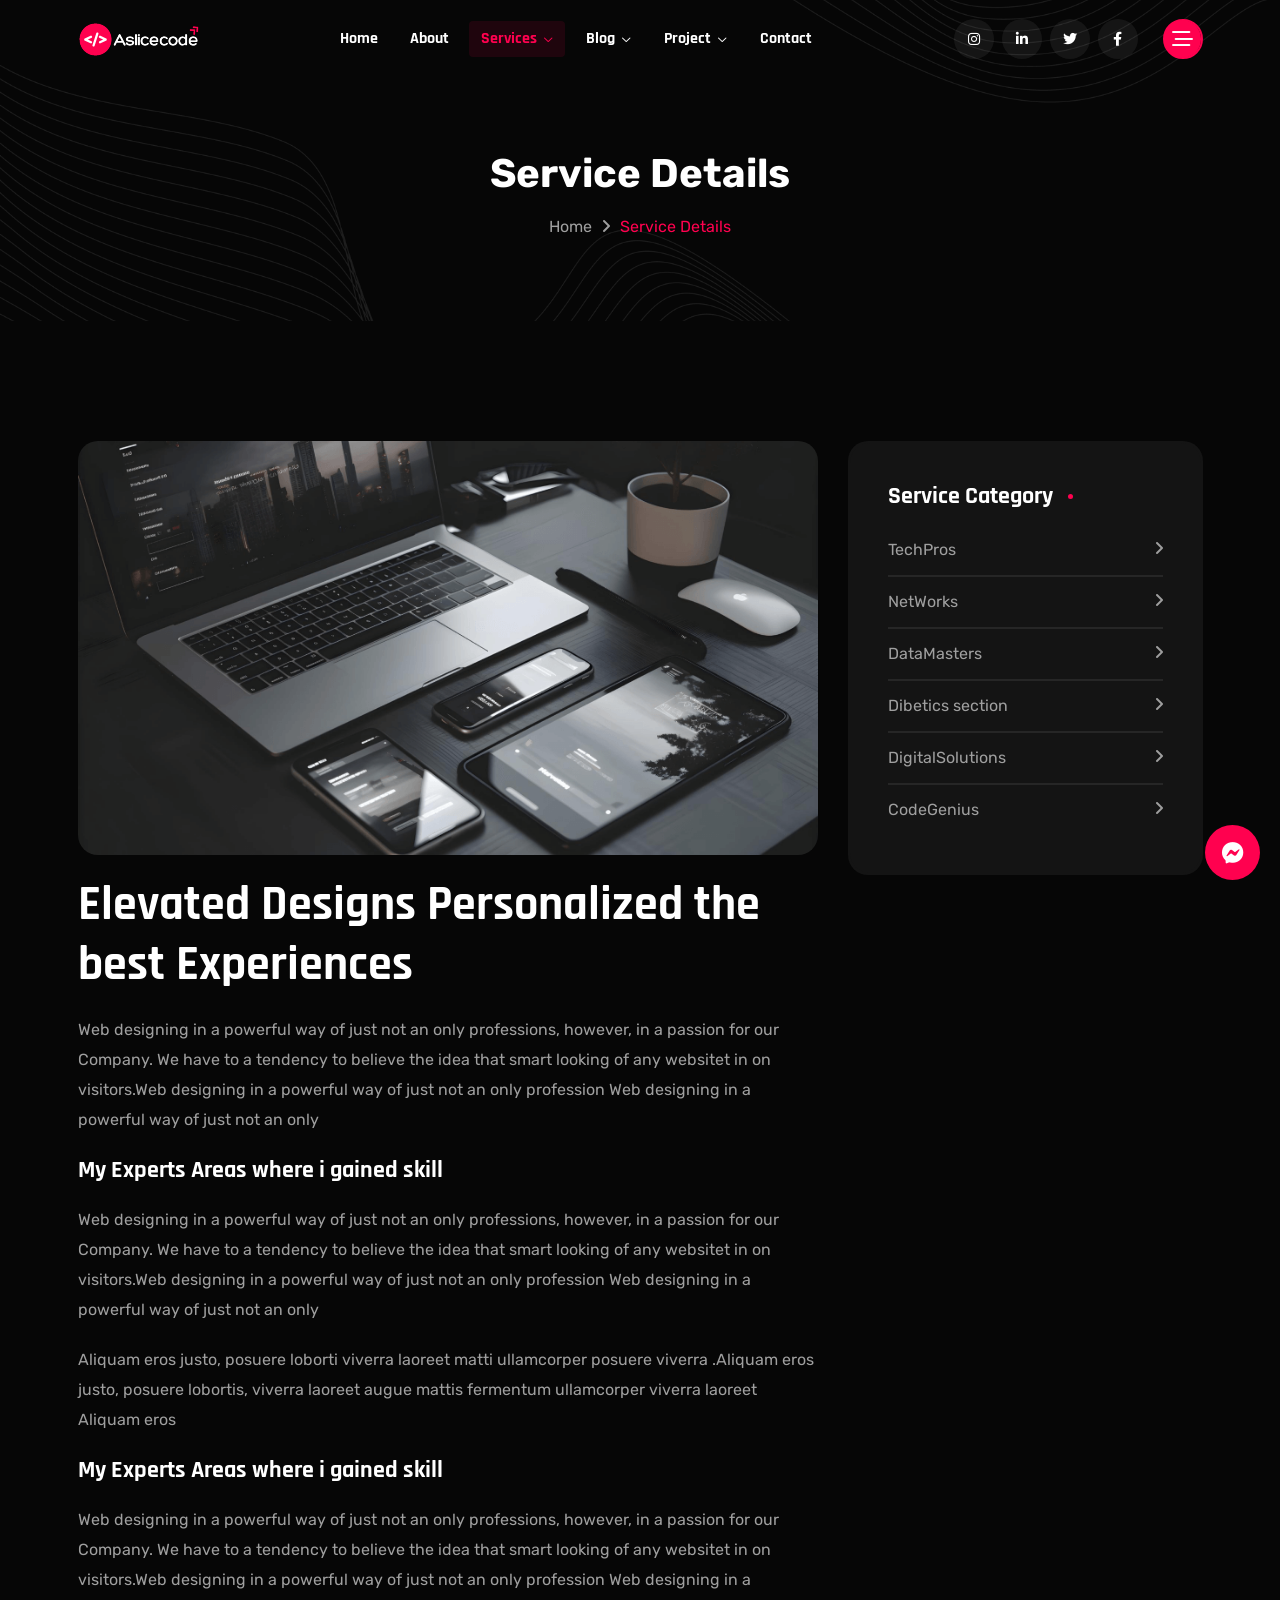
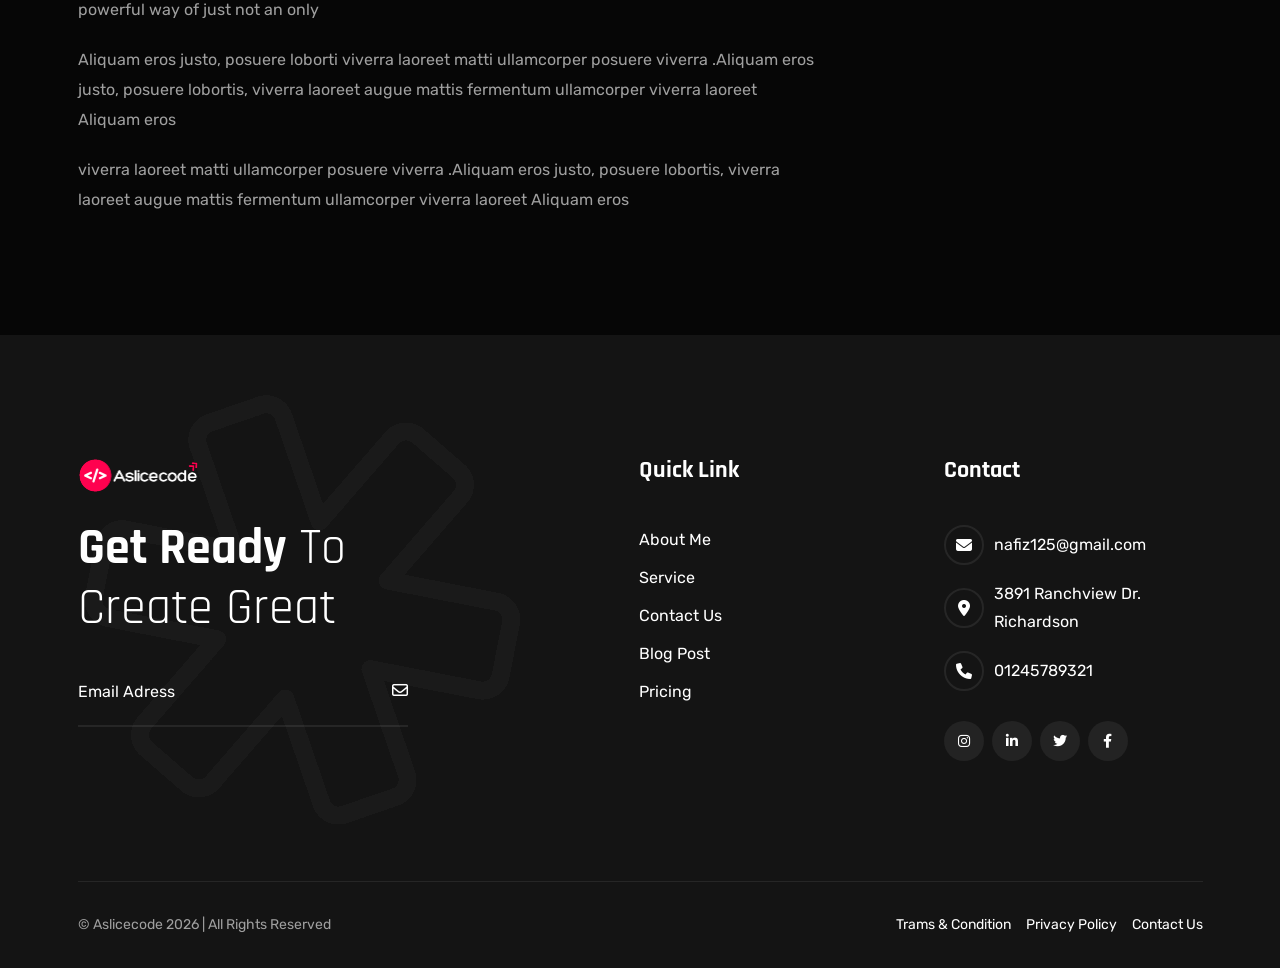
<file: service-details.html>
<!DOCTYPE html>
<html lang="en">


<head>
    <meta charset="UTF-8">
    <meta http-equiv="X-UA-Compatible" content="IE=edge">
    <meta name="viewport" content="width=device-width, initial-scale=1.0">
    <meta name="description" content="Reeni is a modern personal portfolio template for designers, developers, content writer, cleaner, programmer, fashion designer, model, Influencer and freelancers. Fully responsive, SEO-friendly, Bootstrap and easy to customize.">
    <link rel="shortcut icon" type="image/x-icon" href="assets/images/favicon.svg">
    <title>Service Details Aslicecode - Personal Portfolio HTML Template | Freelancer & Developer Portfolio</title>
    <!-- Bootstrap min css -->
    <link rel="stylesheet" href="assets/css/vendor/fontawesome.css">
    <link rel="stylesheet" href="assets/css/plugins/swiper.css">
    <link rel="stylesheet" href="assets/css/plugins/odometer.css">
    <link rel="stylesheet" href="assets/css/vendor/animate.min.css">
    <link rel="stylesheet" href="assets/css/vendor/bootstrap.min.css">
    <!-- custom css -->
    <link rel="stylesheet" href="assets/css/style.css">
</head>

<body>

    <!-- tpm-header-area start -->
    <header class="tmp-header-area-start header-one header--sticky header--transparent">
        <div class="container">
            <div class="row">
                <div class="col-lg-12">
                    <div class="header-content">
                        <div class="logo">
                            <a href="index.html">
                                <img class="logo-dark" src="assets/images/logo/white-logo-reeni.png" alt="Reeni - Personal Portfolio HTML Template for developers and freelancers">
                                <img class="logo-white" src="assets/images/logo/logo-white.png" alt="Reeni - Personal Portfolio HTML Template for developers and freelancers">
                            </a>
                        </div>
                        <nav class="tmp-mainmenu-nav d-none d-xl-block">
                            <ul class="tmp-mainmenu">
                                <li>
                                    <a href="#">Home
                                    </a>
                                    <!-- <ul class="submenu">
            <li><a href="index.html">Home 01</a></li>
            <li><a href="index-02.html">Home 02</a></li>
            <li><a href="index-03.html">Home 03</a></li>
            <li><a href="index-04.html">Home 04</a></li>
            <li><a href="index-05.html">Home 05</a></li>
            <li><a href="index-06.html">Home 06</a></li>
            <li><a href="index-07.html">Home 07</a></li>
            <li><a href="index-08.html">Home 08</a></li>
            <li><a href="index-09.html">Home 09</a></li>
            <li><a href="index-10.html">Home 10</a></li>
            <li><a href="index-11.html">Home 11</a></li>
            <li><a href="index-12.html">Home 12</a></li>
            <li><a href="index-13.html">Home 13</a></li>
        </ul> -->
                                </li>
                                <li>
                                    <a href="about.html">About</a>
                                </li>
                                <li class="has-dropdown">
                                    <a href="#">Services
                                        <i class="fa-regular fa-chevron-down"></i>
                                    </a>
                                    <ul class="submenu">
                                        <li><a href="service.html">Service</a></li>
                                        <li><a href="service-details.html">Service Details</a></li>
                                    </ul>
                                </li>
                                <li class="has-dropdown">
                                    <a href="#">Blog
                                        <i class="fa-regular fa-chevron-down"></i>
                                    </a>
                                    <ul class="submenu">
                                        <li><a href="blog.html">Blog Classic</a></li>
                                        <li><a href="blog-details.html">Blog Details</a></li>
                                    </ul>
                                </li>
                                <li class="has-dropdown">
                                    <a href="#">Project
                                        <i class="fa-regular fa-chevron-down"></i>
                                    </a>
                                    <ul class="submenu">
                                        <li><a href="project.html">Project</a></li>
                                        <li><a href="project-details.html">Project Details</a></li>
                                    </ul>
                                </li>
                                <li>
                                    <a href="contact.html">Contact</a>
                                </li>
                            </ul>

                        </nav>
                        <div class="tmp-header-right">
                            <div class="social-share-wrapper d-none d-md-block">
                                <div class="social-link">
                                    <a href="#"><i class="fa-brands fa-instagram"></i></a>
                                    <a href="#"><i class="fa-brands fa-linkedin-in"></i></a>
                                    <a href="#"><i class="fa-brands fa-twitter"></i></a>
                                    <a href="#"><i class="fa-brands fa-facebook-f"></i></a>
                                </div>
                            </div>
                            <div class="actions-area">
                                <div class="tmp-side-collups-area d-none d-xl-block">
                                    <button class="tmp-menu-bars tmp_button_active"><i class="fa-regular fa-bars-staggered"></i></button>
                                </div>
                                <div class="tmp-side-collups-area d-block d-xl-none">
                                    <button class="tmp-menu-bars humberger_menu_active"><i class="fa-regular fa-bars-staggered"></i></button>
                                </div>
                            </div>
                        </div>
                    </div>
                </div>
            </div>
        </div>
    </header>
    <!-- tpm-header-area end -->

    <div class="d-none d-xl-block">
        <div class="tmp-sidebar-area tmp_side_bar">
            <div class="inner">
                <div class="top-area">
                    <a href="index.html" class="logo">
                        <img class="logo-dark" src="assets/images/logo/white-logo-reeni.png" alt="Reeni - Personal Portfolio HTML Template for developers and freelancers">
                        <img class="logo-white" src="assets/images/logo/logo-white.png" alt="Reeni - Personal Portfolio HTML Template for developers and freelancers">
                    </a>
                    <div class="close-icon-area">
                        <button class="tmp-round-action-btn close_side_menu_active">
                            <i class="fa-sharp fa-light fa-xmark"></i>
                        </button>
                    </div>
                </div>
                <div class="content-wrapper">
                    <div class="image-area-feature">
                        <a href="index.html">
                            <img src="assets/images/logo/man.png" alt="personal-logo">
                        </a>
                    </div>
                    <h5 class="title mt--30">Freelancer delivering exceptional Webflow, and Next.js solutions.</h5>
                    <p class="disc">I am a skilled freelancer specializing in Webflow development, Figma design, and Next.js projects. I deliver creative, dynamic, and user-centric web solutions.
                    </p>
                    <div class="short-contact-area">
                        <!-- single contact information -->
                        <div class="single-contact">
                            <i class="fa-solid fa-phone"></i>
                            <div class="information tmp-link-animation">
                                <span>Call Now</span>
                                <a href="#" class="number">+92 (8800) - 98670</a>
                            </div>
                        </div>
                        <!-- single contact information end -->

                        <!-- single contact information -->
                        <div class="single-contact">
                            <i class="fa-solid fa-envelope"></i>
                            <div class="information tmp-link-animation">
                                <span>Mail Us</span>
                                <a href="#" class="number">example@info.com</a>
                            </div>
                        </div>
                        <!-- single contact information end -->

                        <!-- single contact information -->
                        <div class="single-contact">
                            <i class="fa-solid fa-location-crosshairs"></i>
                            <div class="information tmp-link-animation">
                                <span>My Address</span>
                                <span class="number">66 Broklyant, New York 3269</span>
                            </div>
                        </div>
                        <!-- single contact information end -->
                    </div>
                    <!-- social area start -->
                    <div class="social-wrapper mt--20">
                        <span class="subtitle">find with me</span>
                        <div class="social-link">
                            <a href="#"><i class="fa-brands fa-instagram"></i></a>
                            <a href="#"><i class="fa-brands fa-linkedin-in"></i></a>
                            <a href="#"><i class="fa-brands fa-twitter"></i></a>
                            <a href="#"><i class="fa-brands fa-facebook-f"></i></a>
                        </div>
                    </div>
                    <!-- social area end -->
                </div>
            </div>
        </div>
        <a class="overlay_close_side_menu close_side_menu_active" href="javascript:void(0);"></a>
    </div>

    <div class="d-block d-xl-none">
        <div class="tmp-popup-mobile-menu">
            <div class="inner">
                <div class="header-top">
                    <div class="logo">
                        <a href="index.html" class="logo-area">
                            <img class="logo-dark" src="assets/images/logo/white-logo-reeni.png" alt="Reeni - Personal Portfolio HTML Template for developers and freelancers">
                            <img class="logo-white" src="assets/images/logo/logo-white.png" alt="Reeni - Personal Portfolio HTML Template for developers and freelancers">
                        </a>

                    </div>
                    <div class="close-menu">
                        <button class="close-button tmp-round-action-btn">
                            <i class="fa-sharp fa-light fa-xmark"></i>
                        </button>
                    </div>
                </div>
                <ul class="tmp-mainmenu">
                    <li>
                        <a href="#">Home
                        </a>
                        <!-- <ul class="submenu">
            <li><a href="index.html">Home 01</a></li>
            <li><a href="index-02.html">Home 02</a></li>
            <li><a href="index-03.html">Home 03</a></li>
            <li><a href="index-04.html">Home 04</a></li>
            <li><a href="index-05.html">Home 05</a></li>
            <li><a href="index-06.html">Home 06</a></li>
            <li><a href="index-07.html">Home 07</a></li>
            <li><a href="index-08.html">Home 08</a></li>
            <li><a href="index-09.html">Home 09</a></li>
            <li><a href="index-10.html">Home 10</a></li>
            <li><a href="index-11.html">Home 11</a></li>
            <li><a href="index-12.html">Home 12</a></li>
            <li><a href="index-13.html">Home 13</a></li>
        </ul> -->
                    </li>
                    <li>
                        <a href="about.html">About</a>
                    </li>
                    <li class="has-dropdown">
                        <a href="#">Services
                            <i class="fa-regular fa-chevron-down"></i>
                        </a>
                        <ul class="submenu">
                            <li><a href="service.html">Service</a></li>
                            <li><a href="service-details.html">Service Details</a></li>
                        </ul>
                    </li>
                    <li class="has-dropdown">
                        <a href="#">Blog
                            <i class="fa-regular fa-chevron-down"></i>
                        </a>
                        <ul class="submenu">
                            <li><a href="blog.html">Blog Classic</a></li>
                            <li><a href="blog-details.html">Blog Details</a></li>
                        </ul>
                    </li>
                    <li class="has-dropdown">
                        <a href="#">Project
                            <i class="fa-regular fa-chevron-down"></i>
                        </a>
                        <ul class="submenu">
                            <li><a href="project.html">Project</a></li>
                            <li><a href="project-details.html">Project Details</a></li>
                        </ul>
                    </li>
                    <li>
                        <a href="contact.html">Contact</a>
                    </li>
                </ul>


                <div class="social-wrapper mt--40">
                    <span class="subtitle">find with me</span>
                    <div class="social-link">
                        <a href="#"><i class="fa-brands fa-instagram"></i></a>
                        <a href="#"><i class="fa-brands fa-linkedin-in"></i></a>
                        <a href="#"><i class="fa-brands fa-twitter"></i></a>
                        <a href="#"><i class="fa-brands fa-facebook-f"></i></a>
                    </div>
                </div>
                <!-- social area end -->



            </div>
        </div>
    </div>


    <!-- Breadcrumb Area Start -->
    <div class="breadcrumb-area breadcrumb-bg">
        <div class="container">
            <div class="row">
                <div class="col-lg-12">
                    <div class="breadcrumb-inner text-center">
                        <h1 class="title split-collab">Service Details</h1>
                        <ul class="page-list">
                            <li class="tmp-breadcrumb-item"><a href="https://themes-park.net/">Home</a></li>
                            <li class="icon"><i class="fa-solid fa-angle-right"></i></li>
                            <li class="tmp-breadcrumb-item active">Service Details</li>
                        </ul>
                        <!-- <div class="circle-1"></div> -->
                    </div>
                </div>
            </div>
        </div>
    </div>
    <!-- Breadcrumb Area End -->
    <div class="service-details-area-wrapper tmp-section-gap">
        <div class="container">
            <div class="row row--40">
                <div class="col-lg-8">
                    <div class="service-thumnail-wrap">
                        <img src="assets/images/services/service-detials-thumnail-wrap.png" alt="thumnail-img">
                    </div>
                    <h2 class="title split-collab">Elevated Designs Personalized the best Experiences</h2>
                    <p class="doc-para">Web designing in a powerful way of just not an only professions, however, in a
                        passion for our Company. We have to a tendency to believe the idea that smart looking of any
                        websitet in on visitors.Web designing in a powerful way of just not an only profession Web
                        designing in a powerful way of just not an only </p>
                    <h2 class="title-mini split-collab">My Experts Areas where i gained skill</h2>
                    <p class="doc-para">Web designing in a powerful way of just not an only professions, however, in a
                        passion for our Company. We have to a tendency to believe the idea that smart looking of any
                        websitet in on visitors.Web designing in a powerful way of just not an only profession Web
                        designing in a powerful way of just not an only</p>
                    <p class="doc-para">Aliquam eros justo, posuere loborti viverra laoreet matti ullamcorper posuere
                        viverra .Aliquam eros justo, posuere lobortis, viverra laoreet augue mattis fermentum
                        ullamcorper viverra laoreet Aliquam eros </p>

                    <h2 class="title-mini split-collab">My Experts Areas where i gained skill</h2>
                    <p class="doc-para">Web designing in a powerful way of just not an only professions, however, in a
                        passion for our Company. We have to a tendency to believe the idea that smart looking of any
                        websitet in on visitors.Web designing in a powerful way of just not an only profession Web
                        designing in a powerful way of just not an only</p>
                    <p class="doc-para">Aliquam eros justo, posuere loborti viverra laoreet matti ullamcorper posuere
                        viverra .Aliquam eros justo, posuere lobortis, viverra laoreet augue mattis fermentum
                        ullamcorper viverra laoreet Aliquam eros </p>
                    <p class="doc-para">viverra laoreet matti ullamcorper posuere
                        viverra .Aliquam eros justo, posuere lobortis, viverra laoreet augue mattis fermentum
                        ullamcorper viverra laoreet Aliquam eros</p>

                </div>
                <div class="col-lg-4">
                    <div class="signle-side-bar service-list-area tmponhover">
                        <div class="header">
                            <h3 class="title">Service Category</h3>
                        </div>
                        <div class="body">
                            <a href="#" class="single-service">
                                <p class="service-title">TechPros</p>
                                <span class="service-icon"><i class="fa-solid fa-angle-right"></i></span>
                            </a>
                            <a href="#" class="single-service">
                                <p class="service-title"> NetWorks</p>
                                <span class="service-icon"><i class="fa-solid fa-angle-right"></i></span>
                            </a>
                            <a href="#" class="single-service">
                                <p class="service-title">DataMasters</p>
                                <span class="service-icon"><i class="fa-solid fa-angle-right"></i></span>
                            </a>
                            <a href="#" class="single-service">
                                <p class="service-title">Dibetics section</p>
                                <span class="service-icon"><i class="fa-solid fa-angle-right"></i></span>
                            </a>
                            <a href="#" class="single-service">
                                <p class="service-title">DigitalSolutions</p>
                                <span class="service-icon"><i class="fa-solid fa-angle-right"></i></span>
                            </a>
                            <a href="#" class="single-service">
                                <p class="service-title">CodeGenius</p>
                                <span class="service-icon"><i class="fa-solid fa-angle-right"></i></span>
                            </a>
                        </div>
                    </div>
                </div>
            </div>
        </div>
    </div>
    <!-- Start Footer Area  -->
    <footer class="footer-area footer-style-one-wrapper  tmp-section-gap">
        <div class="container">
            <div class="footer-main footer-style-one">
                <div class="row g-5">
                    <div class="col-lg-5 col-md-6">
                        <div class="single-footer-wrapper border-right mr--20">
                            <div class="logo">
                                <a href="index.html">
                                    <img src="assets/images/logo/white-logo-reeni.png" alt="Reeni - Personal Portfolio HTML Template for developers and freelancers">
                                </a>
                            </div>
                            <p class="description"><span>Get Ready</span> To <br> Create Great</p>
                            <form action="#" class="newsletter-form-1 mt--40">
                                <input type="email" placeholder="Email Adress">
                                <span class="form-icon"><i class="fa-regular fa-envelope"></i></span>
                            </form>
                        </div>
                    </div>
                    <div class="col-lg-4 col-md-6">
                        <div class="single-footer-wrapper quick-link-wrap">
                            <h5 class="ft-title">Quick Link</h5>
                            <ul class="ft-link tmp-link-animation">
                                <li>
                                    <a href="about.html">About Me</a>
                                </li>
                                <li>
                                    <a href="team.html">Service</a>
                                </li>
                                <li>
                                    <a href="service.html">Contact Us</a>
                                </li>
                                <li>
                                    <a href="blog.html">Blog Post</a>
                                </li>
                                <li>
                                    <a href="contact.html">Pricing</a>
                                </li>
                            </ul>
                        </div>
                    </div>
                    <div class="col-lg-3 col-md-6">
                        <div class="single-footer-wrapper contact-wrap">
                            <h5 class="ft-title">Contact </h5>
                            <ul class="ft-link tmp-link-animation">
                                <li><span class="ft-icon"><i class="fa-solid fa-envelope"></i></span><a href="#">nafiz125@gmail.com</a></li>
                                <li><span class="ft-icon"><i class="fa-solid fa-location-dot"></i></span>3891
                                    Ranchview Dr. Richardson</li>
                                <li><span class="ft-icon"><i class="fa-solid fa-phone"></i></span><a href="#">01245789321</a></li>
                            </ul>
                            <div class="social-link footer">
                                <a href="#"><i class="fa-brands fa-instagram"></i></a>
                                <a href="#"><i class="fa-brands fa-linkedin-in"></i></a>
                                <a href="#"><i class="fa-brands fa-twitter"></i></a>
                                <a href="#"><i class="fa-brands fa-facebook-f"></i></a>
                            </div>
                        </div>
                    </div>
                </div>
            </div>
        </div>
        <div class="footer-bg-img">
            <img src="assets/images/footer/footer-bg-img.png" alt="footer-img">
        </div>
    </footer>
    <div class="copyright-area-one">
        <div class="container">
            <div class="row">
                <div class="col-lg-12">
                    <div class="main-wrapper">
                        <p class="copy-right-para">© Aslicecode <script>
                                document.write(new Date().getFullYear())
                            </script> | All Rights Reserved</p>
                        <ul>
                            <li><a href="#">Trams & Condition</a></li>
                            <li><a href="#">Privacy Policy</a></li>
                            <li><a href="#">Contact Us</a></li>
                        </ul>
                    </div>
                </div>
            </div>
        </div>
    </div>
    <!-- End Footer Area  -->



    <!-- ready chatting option via email -->
    <div class="ready-chatting-option tmp-ready-chat">
        <input type="checkbox" id="click">
        <label for="click">
            <i class="fab fa-facebook-messenger"></i>
            <i class="fas fa-times"></i>
        </label>
        <div class="wrapper">
            <div class="head-text">
                Let's chat with me? - Online
            </div>
            <div class="chat-box">
                <div class="desc-text">
                    Please fill out the form below to start chatting with me directly.
                </div>
                <form class="tmp-dynamic-form" action="#">
                    <div class="field">
                        <input class="input-field" name="name" placeholder="Your Name" type="text" required>
                    </div>
                    <div class="field">
                        <input class="input-field" name="email" placeholder="Your Email" type="email" required>
                    </div>
                    <div class="field textarea">
                        <textarea class="input-field" placeholder="Your Message" name="message" required></textarea>
                    </div>
                    <div class="field">
                        <button name="submit" type="submit">Send Message</button>
                    </div>
                </form>
            </div>
        </div>
    </div>
    <!-- ready chatting option via email end -->
    <!-- progress area start -->
    <div class="scrollToTop" style="display: block;">
        <div class="arrowUp">
            <i class="fa-light fa-arrow-up"></i>
        </div>
        <div class="water" style="transform: translate(0px, 87%);">
            <svg viewBox="0 0 560 20" class="water_wave water_wave_back">
                <use xlink:href="#wave"></use>
            </svg>
            <svg viewBox="0 0 560 20" class="water_wave water_wave_front">
                <use xlink:href="#wave"></use>
            </svg>
            <svg version="1.1" xmlns="http://www.w3.org/2000/svg" xmlns:xlink="http://www.w3.org/1999/xlink" viewBox="0 0 560 20" style="display: none;">
                <symbol id="wave">
                    <path d="M420,20c21.5-0.4,38.8-2.5,51.1-4.5c13.4-2.2,26.5-5.2,27.3-5.4C514,6.5,518,4.7,528.5,2.7c7.1-1.3,17.9-2.8,31.5-2.7c0,0,0,0,0,0v20H420z" fill="#FF014F"></path>
                    <path d="M420,20c-21.5-0.4-38.8-2.5-51.1-4.5c-13.4-2.2-26.5-5.2-27.3-5.4C326,6.5,322,4.7,311.5,2.7C304.3,1.4,293.6-0.1,280,0c0,0,0,0,0,0v20H420z" fill="#FF014F"></path>
                    <path d="M140,20c21.5-0.4,38.8-2.5,51.1-4.5c13.4-2.2,26.5-5.2,27.3-5.4C234,6.5,238,4.7,248.5,2.7c7.1-1.3,17.9-2.8,31.5-2.7c0,0,0,0,0,0v20H140z" fill="#FF014F"></path>
                    <path d="M140,20c-21.5-0.4-38.8-2.5-51.1-4.5c-13.4-2.2-26.5-5.2-27.3-5.4C46,6.5,42,4.7,31.5,2.7C24.3,1.4,13.6-0.1,0,0c0,0,0,0,0,0l0,20H140z" fill="#FF014F"></path>
                </symbol>
            </svg>

        </div>
    </div>
    <!-- progress area end -->
    <!-- <div class="tmp-right-demo">
    <button class="demo-button">
        <p class="mb--0">48</p>
        <span class="text">Demos</span>
    </button>
</div> -->


    <div class="demo-modal-area">
        <div class="wrapper">
            <div class="tmp-modal-inner">
                <div class="close-icon">
                    <button class="demo-close-btn"><span><i class="fa-sharp fa-light fa-xmark"></i></span></button>
                </div>
                <div class="demo-top text-center">
                    <h4 class="title">Reeni</h4>
                    <p class="subtitle">A personal portfolio website is your digital resume—a place to showcase your work,
                        skills, and achievements.</p>
                </div>
                <ul class="popuptab-area nav nav-tabs" id="popuptab" role="tablist">
                    <li class="nav-item">
                        <a class="nav-link active demo-dark" id="demodark-tab" data-bs-toggle="tab" href="#demodark" role="tab" aria-controls="demodark" aria-selected="true">Dark Demo</a>
                    </li>
                    <li class="nav-item">
                        <a class="nav-link demo-light" id="demolight-tab" data-bs-toggle="tab" href="#demolight" role="tab" aria-controls="demolight" aria-selected="false">Light Demo</a>
                    </li>
                </ul>
                <div class="tab-content" id="popuptabContent">
                    <div class="tab-pane show active" id="demodark" role="tabpanel" aria-labelledby="demodark-tab">
                        <div class="content">
                            <div class="row">

                                <!-- Start Single Content  -->
                                <div class="col-lg-4 col-md-6 col-12">
                                    <div class="single-demo">
                                        <div class="inner">
                                            <div class="thumbnail">
                                                <a href="index.html">
                                                    <img class="w-100" src="assets/images/demo/home-1.png" alt="Personal Portfolio">
                                                    <span class="overlay-content">
                                                    <span class="overlay-text">View Demo <i
                                                            class="feather-external-link"></i></span>
                                                    </span>
                                                </a>
                                            </div>
                                            <div class="inner">
                                                <h3 class="title"><a href="index.html">Main Demo</a></h3>
                                            </div>
                                        </div>
                                    </div>
                                </div>
                                <!-- End Single Content  -->

                                <!-- Start Single Content  -->
                                <div class="col-lg-4 col-md-6 col-12">
                                    <div class="single-demo">
                                        <div class="inner">
                                            <div class="thumbnail">
                                                <a href="index-02.html">
                                                    <img class="w-100" src="assets/images/demo/home-2.png" alt="Personal Portfolio">
                                                    <span class="overlay-content">
                                                    <span class="overlay-text">View Demo <i
                                                            class="feather-external-link"></i></span>
                                                    </span>
                                                </a>
                                            </div>
                                            <div class="inner">
                                                <h3 class="title"><a href="index-02.html">Demo 02</a></h3>
                                            </div>
                                        </div>
                                    </div>
                                </div>
                                <!-- End Single Content  -->

                                <!-- Start Single Content  -->
                                <div class="col-lg-4 col-md-6 col-12">
                                    <div class="single-demo">
                                        <div class="inner">
                                            <div class="thumbnail">
                                                <a href="index-03.html">
                                                    <img class="w-100" src="assets/images/demo/home-3.png" alt="Personal Portfolio">
                                                    <span class="overlay-content">
                                                    <span class="overlay-text">View Demo <i
                                                            class="feather-external-link"></i></span>
                                                    </span>
                                                </a>
                                            </div>
                                            <div class="inner">
                                                <h3 class="title"><a href="index-03.html">Demo 03</a></h3>
                                            </div>
                                        </div>
                                    </div>
                                </div>
                                <!-- End Single Content  -->

                                <!-- Start Single Content  -->
                                <div class="col-lg-4 col-md-6 col-12">
                                    <div class="single-demo">
                                        <div class="inner">
                                            <div class="thumbnail">
                                                <a href="index-04.html">
                                                    <img class="w-100" src="assets/images/demo/home-4.png" alt="Personal Portfolio">
                                                    <span class="overlay-content">
                                                    <span class="overlay-text">View Demo <i
                                                            class="feather-external-link"></i></span>
                                                    </span>
                                                </a>
                                            </div>
                                            <div class="inner">
                                                <h3 class="title"><a href="index-04.html">Demo 04</a></h3>
                                            </div>
                                        </div>
                                    </div>
                                </div>
                                <!-- End Single Content  -->

                                <!-- Start Single Content  -->
                                <div class="col-lg-4 col-md-6 col-12">
                                    <div class="single-demo">
                                        <div class="inner">
                                            <div class="thumbnail">
                                                <a href="index-05.html">
                                                    <img class="w-100" src="assets/images/demo/home-5.png" alt="Personal Portfolio">
                                                    <span class="overlay-content">
                                                    <span class="overlay-text">View Demo <i
                                                            class="feather-external-link"></i></span>
                                                    </span>
                                                </a>
                                            </div>
                                            <div class="inner">
                                                <h3 class="title"><a href="index-05.html">Demo 05</a></h3>
                                            </div>
                                        </div>
                                    </div>
                                </div>
                                <!-- End Single Content  -->

                                <!-- Start Single Content  -->
                                <div class="col-lg-4 col-md-6 col-12">
                                    <div class="single-demo">
                                        <div class="inner">
                                            <div class="thumbnail">
                                                <a href="index-06.html">
                                                    <img class="w-100" src="assets/images/demo/home-6.png" alt="Personal Portfolio">
                                                    <span class="overlay-content">
                                                    <span class="overlay-text">View Demo <i
                                                            class="feather-external-link"></i></span>
                                                    </span>
                                                </a>
                                            </div>
                                            <div class="inner">
                                                <h3 class="title"><a href="index-06.html">Demo 06</a></h3>
                                            </div>
                                        </div>
                                    </div>
                                </div>
                                <!-- End Single Content  -->

                                <!-- Start Single Content  -->
                                <div class="col-lg-4 col-md-6 col-12">
                                    <div class="single-demo">
                                        <div class="inner">
                                            <div class="thumbnail">
                                                <a href="index-07.html">
                                                    <img class="w-100" src="assets/images/demo/home-7.png" alt="Personal Portfolio">
                                                    <span class="overlay-content">
                                                    <span class="overlay-text">View Demo <i
                                                            class="feather-external-link"></i></span>
                                                    </span>
                                                </a>
                                            </div>
                                            <div class="inner">
                                                <h3 class="title"><a href="index-07.html">Demo 07</a></h3>
                                            </div>
                                        </div>
                                    </div>
                                </div>
                                <!-- End Single Content  -->

                                <!-- Start Single Content  -->
                                <div class="col-lg-4 col-md-6 col-12">
                                    <div class="single-demo">
                                        <div class="inner">
                                            <div class="thumbnail">
                                                <a href="index-08.html">
                                                    <img class="w-100" src="assets/images/demo/home-8.png" alt="Personal Portfolio">
                                                    <span class="overlay-content">
                                                    <span class="overlay-text">View Demo <i
                                                            class="feather-external-link"></i></span>
                                                    </span>
                                                </a>
                                            </div>
                                            <div class="inner">
                                                <h3 class="title"><a href="index-08.html">Demo 08</a></h3>
                                            </div>
                                        </div>
                                    </div>
                                </div>
                                <!-- End Single Content  -->

                                <!-- Start Single Content  -->
                                <div class="col-lg-4 col-md-6 col-12">
                                    <div class="single-demo">
                                        <div class="inner">
                                            <div class="thumbnail">
                                                <a href="index-09.html">
                                                    <img class="w-100" src="assets/images/demo/home-9.png" alt="Personal Portfolio">
                                                    <span class="overlay-content">
                                                    <span class="overlay-text">View Demo <i
                                                            class="feather-external-link"></i></span>
                                                    </span>
                                                </a>
                                            </div>
                                            <div class="inner">
                                                <h3 class="title"><a href="index-09.html">Demo 09</a></h3>
                                            </div>
                                        </div>
                                    </div>
                                </div>
                                <!-- End Single Content  -->

                                <!-- Start Single Content  -->
                                <div class="col-lg-4 col-md-6 col-12">
                                    <div class="single-demo">
                                        <div class="inner">
                                            <div class="thumbnail">
                                                <a href="index-10.html">
                                                    <img class="w-100" src="assets/images/demo/home-10.png" alt="Personal Portfolio">
                                                    <span class="overlay-content">
                                                    <span class="overlay-text">View Demo <i
                                                            class="feather-external-link"></i></span>
                                                    </span>
                                                </a>
                                            </div>
                                            <div class="inner">
                                                <h3 class="title"><a href="index-10.html">Demo 10</a></h3>
                                            </div>
                                        </div>
                                    </div>
                                </div>
                                <!-- End Single Content  -->

                                <!-- Start Single Content  -->
                                <div class="col-lg-4 col-md-6 col-12">
                                    <div class="single-demo">
                                        <div class="inner">
                                            <div class="thumbnail">
                                                <a href="index-11.html">
                                                    <img class="w-100" src="assets/images/demo/home-11.png" alt="Personal Portfolio">
                                                    <span class="overlay-content">
                                                    <span class="overlay-text">View Demo <i
                                                            class="feather-external-link"></i></span>
                                                    </span>
                                                </a>
                                            </div>
                                            <div class="inner">
                                                <h3 class="title"><a href="index-11.html">Demo 11</a></h3>
                                            </div>
                                        </div>
                                    </div>
                                </div>
                                <!-- End Single Content  -->

                                <!-- Start Single Content  -->
                                <div class="col-lg-4 col-md-6 col-12">
                                    <div class="single-demo">
                                        <div class="inner">
                                            <div class="thumbnail">
                                                <a href="index-12.html">
                                                    <img class="w-100" src="assets/images/demo/home-12.png" alt="Personal Portfolio">
                                                    <span class="overlay-content">
                                                    <span class="overlay-text">View Demo <i
                                                            class="feather-external-link"></i></span>
                                                    </span>
                                                </a>
                                            </div>
                                            <div class="inner">
                                                <h3 class="title"><a href="index-12.html">Demo 12</a></h3>
                                            </div>
                                        </div>
                                    </div>
                                </div>
                                <!-- End Single Content  -->

                                <!-- Start Single Content  -->
                                <div class="col-lg-4 col-md-6 col-12">
                                    <div class="single-demo">
                                        <div class="inner">
                                            <div class="thumbnail">
                                                <a href="index-13.html">
                                                    <img class="w-100" src="assets/images/demo/home-13.png" alt="Personal Portfolio">
                                                    <span class="overlay-content">
                                                    <span class="overlay-text">View Demo <i
                                                            class="feather-external-link"></i></span>
                                                    </span>
                                                </a>
                                            </div>
                                            <div class="inner">
                                                <h3 class="title"><a href="index-13.html">Demo 13</a></h3>
                                            </div>
                                        </div>
                                    </div>
                                </div>
                                <!-- End Single Content  -->

                                <!-- Start Single Content  -->
                                <div class="col-lg-4 col-md-6 col-12">
                                    <div class="single-demo">
                                        <div class="inner">
                                            <div class="thumbnail">
                                                <a href="index-14.html">
                                                    <img class="w-100" src="assets/images/demo/home-14.png" alt="Personal Portfolio">
                                                    <span class="overlay-content">
                                                    <span class="overlay-text">View Demo <i
                                                            class="feather-external-link"></i></span>
                                                    </span>
                                                </a>
                                            </div>
                                            <div class="inner">
                                                <h3 class="title"><a href="index-14.html">Demo 14</a></h3>
                                            </div>
                                        </div>
                                    </div>
                                </div>
                                <!-- End Single Content  -->

                                <!-- Start Single Content  -->
                                <div class="col-lg-4 col-md-6 col-12">
                                    <div class="single-demo">
                                        <div class="inner">
                                            <div class="thumbnail">
                                                <a href="index-15.html">
                                                    <img class="w-100" src="assets/images/demo/home-15.png" alt="Personal Portfolio">
                                                    <span class="overlay-content">
                                                    <span class="overlay-text">View Demo <i
                                                            class="feather-external-link"></i></span>
                                                    </span>
                                                </a>
                                            </div>
                                            <div class="inner">
                                                <h3 class="title"><a href="index-15.html">Demo 15</a></h3>
                                            </div>
                                        </div>
                                    </div>
                                </div>
                                <!-- End Single Content  -->
                                <!-- Start Single Content  -->
                                <div class="col-lg-4 col-md-6 col-12">
                                    <div class="single-demo">
                                        <div class="inner">
                                            <div class="thumbnail">
                                                <a href="index-16.html">
                                                    <img class="w-100" src="assets/images/demo/home-16.png" alt="Personal Portfolio">
                                                    <span class="overlay-content">
                                                    <span class="overlay-text">View Demo <i
                                                            class="feather-external-link"></i></span>
                                                    </span>
                                                </a>
                                            </div>
                                            <div class="inner">
                                                <h3 class="title"><a href="index-16.html">Demo 16</a></h3>
                                            </div>
                                        </div>
                                    </div>
                                </div>
                                <!-- End Single Content  -->
                                <!-- Start Single Content  -->
                                <div class="col-lg-4 col-md-6 col-12">
                                    <div class="single-demo">
                                        <div class="inner">
                                            <div class="thumbnail">
                                                <a href="index-17.html">
                                                    <img class="w-100" src="assets/images/demo/home-17.png" alt="Personal Portfolio">
                                                    <span class="overlay-content">
                                                    <span class="overlay-text">View Demo <i
                                                            class="feather-external-link"></i></span>
                                                    </span>
                                                </a>
                                            </div>
                                            <div class="inner">
                                                <h3 class="title"><a href="index-17.html">Demo 17</a></h3>
                                            </div>
                                        </div>
                                    </div>
                                </div>
                                <!-- End Single Content  -->
                                <!-- Start Single Content  -->
                                <div class="col-lg-4 col-md-6 col-12">
                                    <div class="single-demo">
                                        <div class="inner">
                                            <div class="thumbnail">
                                                <a href="index-18.html">
                                                    <img class="w-100" src="assets/images/demo/home-18.png" alt="Personal Portfolio">
                                                    <span class="overlay-content">
                                                    <span class="overlay-text">View Demo <i
                                                            class="feather-external-link"></i></span>
                                                    </span>
                                                </a>
                                            </div>
                                            <div class="inner">
                                                <h3 class="title"><a href="index-18.html">Demo 18</a></h3>
                                            </div>
                                        </div>
                                    </div>
                                </div>
                                <!-- End Single Content  -->
                                <!-- Start Single Content  -->
                                <div class="col-lg-4 col-md-6 col-12">
                                    <div class="single-demo">
                                        <div class="inner">
                                            <div class="thumbnail">
                                                <a href="index-19.html">
                                                    <img class="w-100" src="assets/images/demo/home-19.png" alt="Personal Portfolio">
                                                    <span class="overlay-content">
                                                    <span class="overlay-text">View Demo <i
                                                            class="feather-external-link"></i></span>
                                                    </span>
                                                </a>
                                            </div>
                                            <div class="inner">
                                                <h3 class="title"><a href="index-19.html">Demo 19</a></h3>
                                            </div>
                                        </div>
                                    </div>
                                </div>
                                <!-- End Single Content  -->
                                <!-- Start Single Content  -->
                                <div class="col-lg-4 col-md-6 col-12">
                                    <div class="single-demo">
                                        <div class="inner">
                                            <div class="thumbnail">
                                                <a href="index-20.html">
                                                    <img class="w-100" src="assets/images/demo/home-20.png" alt="Personal Portfolio">
                                                    <span class="overlay-content">
                                                    <span class="overlay-text">View Demo <i
                                                            class="feather-external-link"></i></span>
                                                    </span>
                                                </a>
                                            </div>
                                            <div class="inner">
                                                <h3 class="title"><a href="index-20.html">Demo 20</a></h3>
                                            </div>
                                        </div>
                                    </div>
                                </div>
                                <!-- End Single Content  -->
                                <!-- Start Single Content  -->
                                <div class="col-lg-4 col-md-6 col-12">
                                    <div class="single-demo">
                                        <div class="inner">
                                            <div class="thumbnail">
                                                <a href="#">
                                                    <img class="w-100" src="assets/images/demo/coming-soon.png" alt="Personal Portfolio">
                                                    <span class="overlay-content">
                                                    <span class="overlay-text">View Demo <i
                                                            class="feather-external-link"></i></span>
                                                    </span>
                                                </a>
                                            </div>
                                            <div class="inner">
                                                <h3 class="title"><a href="#">Demo 21</a></h3>
                                            </div>
                                        </div>
                                    </div>
                                </div>
                                <!-- End Single Content  -->



                            </div>
                        </div>
                    </div>


                    <div class="tab-pane" id="demolight" role="tabpanel" aria-labelledby="demolight-tab">
                        <div class="content">
                            <div class="row">

                                <!-- Start Single Content  -->
                                <div class="col-lg-4 col-md-6 col-12">
                                    <div class="single-demo">
                                        <div class="inner">
                                            <div class="thumbnail">
                                                <a href="index-white.html">
                                                    <img class="w-100" src="assets/images/demo/home-1-white.png" alt="Personal Portfolio">
                                                    <span class="overlay-content">
                                                    <span class="overlay-text">View Demo <i
                                                            class="feather-external-link"></i></span>
                                                    </span>
                                                </a>
                                            </div>
                                            <div class="inner">
                                                <h3 class="title"><a href="index-white.html">Main Demo</a></h3>
                                            </div>
                                        </div>
                                    </div>
                                </div>
                                <!-- End Single Content  -->

                                <!-- Start Single Content  -->
                                <div class="col-lg-4 col-md-6 col-12">
                                    <div class="single-demo">
                                        <div class="inner">
                                            <div class="thumbnail">
                                                <a href="index-02-white.html">
                                                    <img class="w-100" src="assets/images/demo/home-2-white.png" alt="Personal Portfolio">
                                                    <span class="overlay-content">
                                                    <span class="overlay-text">View Demo <i
                                                            class="feather-external-link"></i></span>
                                                    </span>
                                                </a>
                                            </div>
                                            <div class="inner">
                                                <h3 class="title"><a href="index-02-white.html">Demo 02</a></h3>
                                            </div>
                                        </div>
                                    </div>
                                </div>
                                <!-- End Single Content  -->

                                <!-- Start Single Content  -->
                                <div class="col-lg-4 col-md-6 col-12">
                                    <div class="single-demo">
                                        <div class="inner">
                                            <div class="thumbnail">
                                                <a href="index-03-white.html">
                                                    <img class="w-100" src="assets/images/demo/home-3-white.png" alt="Personal Portfolio">
                                                    <span class="overlay-content">
                                                    <span class="overlay-text">View Demo <i
                                                            class="feather-external-link"></i></span>
                                                    </span>
                                                </a>
                                            </div>
                                            <div class="inner">
                                                <h3 class="title"><a href="index-03-white.html">Demo 03</a></h3>
                                            </div>
                                        </div>
                                    </div>
                                </div>
                                <!-- End Single Content  -->

                                <!-- Start Single Content  -->
                                <div class="col-lg-4 col-md-6 col-12">
                                    <div class="single-demo">
                                        <div class="inner">
                                            <div class="thumbnail">
                                                <a href="index-04-white.html">
                                                    <img class="w-100" src="assets/images/demo/home-4-white.png" alt="Personal Portfolio">
                                                    <span class="overlay-content">
                                                    <span class="overlay-text">View Demo <i
                                                            class="feather-external-link"></i></span>
                                                    </span>
                                                </a>
                                            </div>
                                            <div class="inner">
                                                <h3 class="title"><a href="index-04-white.html">Demo 04</a></h3>
                                            </div>
                                        </div>
                                    </div>
                                </div>
                                <!-- End Single Content  -->

                                <!-- Start Single Content  -->
                                <div class="col-lg-4 col-md-6 col-12">
                                    <div class="single-demo">
                                        <div class="inner">
                                            <div class="thumbnail">
                                                <a href="index-05-white.html">
                                                    <img class="w-100" src="assets/images/demo/home-5-white.png" alt="Personal Portfolio">
                                                    <span class="overlay-content">
                                                    <span class="overlay-text">View Demo <i
                                                            class="feather-external-link"></i></span>
                                                    </span>
                                                </a>
                                            </div>
                                            <div class="inner">
                                                <h3 class="title"><a href="index-05-white.html">Demo 05</a></h3>
                                            </div>
                                        </div>
                                    </div>
                                </div>
                                <!-- End Single Content  -->

                                <!-- Start Single Content  -->
                                <div class="col-lg-4 col-md-6 col-12">
                                    <div class="single-demo">
                                        <div class="inner">
                                            <div class="thumbnail">
                                                <a href="index-06-white.html">
                                                    <img class="w-100" src="assets/images/demo/home-6-white.png" alt="Personal Portfolio">
                                                    <span class="overlay-content">
                                                    <span class="overlay-text">View Demo <i
                                                            class="feather-external-link"></i></span>
                                                    </span>
                                                </a>
                                            </div>
                                            <div class="inner">
                                                <h3 class="title"><a href="index-06-white.html">Demo 06</a></h3>
                                            </div>
                                        </div>
                                    </div>
                                </div>
                                <!-- End Single Content  -->

                                <!-- Start Single Content  -->
                                <div class="col-lg-4 col-md-6 col-12">
                                    <div class="single-demo">
                                        <div class="inner">
                                            <div class="thumbnail">
                                                <a href="index-07-white.html">
                                                    <img class="w-100" src="assets/images/demo/home-7-white.png" alt="Personal Portfolio">
                                                    <span class="overlay-content">
                                                    <span class="overlay-text">View Demo <i
                                                            class="feather-external-link"></i></span>
                                                    </span>
                                                </a>
                                            </div>
                                            <div class="inner">
                                                <h3 class="title"><a href="index-07-white.html">Demo 07</a></h3>
                                            </div>
                                        </div>
                                    </div>
                                </div>
                                <!-- End Single Content  -->

                                <!-- Start Single Content  -->
                                <div class="col-lg-4 col-md-6 col-12">
                                    <div class="single-demo">
                                        <div class="inner">
                                            <div class="thumbnail">
                                                <a href="index-08-white.html">
                                                    <img class="w-100" src="assets/images/demo/home-8-white.png" alt="Personal Portfolio">
                                                    <span class="overlay-content">
                                                    <span class="overlay-text">View Demo <i
                                                            class="feather-external-link"></i></span>
                                                    </span>
                                                </a>
                                            </div>
                                            <div class="inner">
                                                <h3 class="title"><a href="index-08-white.html">Demo 08</a></h3>
                                            </div>
                                        </div>
                                    </div>
                                </div>
                                <!-- End Single Content  -->

                                <!-- Start Single Content  -->
                                <div class="col-lg-4 col-md-6 col-12">
                                    <div class="single-demo">
                                        <div class="inner">
                                            <div class="thumbnail">
                                                <a href="index-09-white.html">
                                                    <img class="w-100" src="assets/images/demo/home-9-white.png" alt="Personal Portfolio">
                                                    <span class="overlay-content">
                                                    <span class="overlay-text">View Demo <i
                                                            class="feather-external-link"></i></span>
                                                    </span>
                                                </a>
                                            </div>
                                            <div class="inner">
                                                <h3 class="title"><a href="index-09-white.html">Demo 09</a></h3>
                                            </div>
                                        </div>
                                    </div>
                                </div>
                                <!-- End Single Content  -->

                                <!-- Start Single Content  -->
                                <div class="col-lg-4 col-md-6 col-12">
                                    <div class="single-demo">
                                        <div class="inner">
                                            <div class="thumbnail">
                                                <a href="index-10-white.html">
                                                    <img class="w-100" src="assets/images/demo/home-10-white.png" alt="Personal Portfolio">
                                                    <span class="overlay-content">
                                                    <span class="overlay-text">View Demo <i
                                                            class="feather-external-link"></i></span>
                                                    </span>
                                                </a>
                                            </div>
                                            <div class="inner">
                                                <h3 class="title"><a href="index-10-white.html">Demo 10</a></h3>
                                            </div>
                                        </div>
                                    </div>
                                </div>
                                <!-- End Single Content  -->

                                <!-- Start Single Content  -->
                                <div class="col-lg-4 col-md-6 col-12">
                                    <div class="single-demo">
                                        <div class="inner">
                                            <div class="thumbnail">
                                                <a href="index-11-white.html">
                                                    <img class="w-100" src="assets/images/demo/home-11-white.png" alt="Personal Portfolio">
                                                    <span class="overlay-content">
                                                    <span class="overlay-text">View Demo <i
                                                            class="feather-external-link"></i></span>
                                                    </span>
                                                </a>
                                            </div>
                                            <div class="inner">
                                                <h3 class="title"><a href="index-11-white.html">Demo 11</a></h3>
                                            </div>
                                        </div>
                                    </div>
                                </div>
                                <!-- End Single Content  -->

                                <!-- Start Single Content  -->
                                <div class="col-lg-4 col-md-6 col-12">
                                    <div class="single-demo">
                                        <div class="inner">
                                            <div class="thumbnail">
                                                <a href="index-12-white.html">
                                                    <img class="w-100" src="assets/images/demo/home-12-white.png" alt="Personal Portfolio">
                                                    <span class="overlay-content">
                                                    <span class="overlay-text">View Demo <i
                                                            class="feather-external-link"></i></span>
                                                    </span>
                                                </a>
                                            </div>
                                            <div class="inner">
                                                <h3 class="title"><a href="index-12-white.html">Demo 12</a></h3>
                                            </div>
                                        </div>
                                    </div>
                                </div>
                                <!-- End Single Content  -->
                                <!-- Start Single Content  -->
                                <div class="col-lg-4 col-md-6 col-12">
                                    <div class="single-demo">
                                        <div class="inner">
                                            <div class="thumbnail">
                                                <a href="index-13-white.html">
                                                    <img class="w-100" src="assets/images/demo/home-13-white.png" alt="Personal Portfolio">
                                                    <span class="overlay-content">
                                                    <span class="overlay-text">View Demo <i
                                                            class="feather-external-link"></i></span>
                                                    </span>
                                                </a>
                                            </div>
                                            <div class="inner">
                                                <h3 class="title"><a href="index-13-white.html">Demo 13</a></h3>
                                            </div>
                                        </div>
                                    </div>
                                </div>
                                <!-- End Single Content  -->

                                <!-- Start Single Content  -->
                                <div class="col-lg-4 col-md-6 col-12">
                                    <div class="single-demo">
                                        <div class="inner">
                                            <div class="thumbnail">
                                                <a href="index-14-white.html">
                                                    <img class="w-100" src="assets/images/demo/home-14-white.png" alt="Personal Portfolio">
                                                    <span class="overlay-content">
                                                    <span class="overlay-text">View Demo <i
                                                            class="feather-external-link"></i></span>
                                                    </span>
                                                </a>
                                            </div>
                                            <div class="inner">
                                                <h3 class="title"><a href="index-14-white.html">Demo 14</a></h3>
                                            </div>
                                        </div>
                                    </div>
                                </div>
                                <!-- End Single Content  -->

                                <!-- Start Single Content  -->
                                <div class="col-lg-4 col-md-6 col-12">
                                    <div class="single-demo">
                                        <div class="inner">
                                            <div class="thumbnail">
                                                <a href="index-15-white.html">
                                                    <img class="w-100" src="assets/images/demo/home-15-white.png" alt="Personal Portfolio">
                                                    <span class="overlay-content">
                                                    <span class="overlay-text">View Demo <i
                                                            class="feather-external-link"></i></span>
                                                    </span>
                                                </a>
                                            </div>
                                            <div class="inner">
                                                <h3 class="title"><a href="index-15-white.html">Demo 15</a></h3>
                                            </div>
                                        </div>
                                    </div>
                                </div>
                                <!-- End Single Content  -->
                                <!-- Start Single Content  -->
                                <div class="col-lg-4 col-md-6 col-12">
                                    <div class="single-demo">
                                        <div class="inner">
                                            <div class="thumbnail">
                                                <a href="index-16-white.html">
                                                    <img class="w-100" src="assets/images/demo/home-16-white.png" alt="Personal Portfolio">
                                                    <span class="overlay-content">
                                                    <span class="overlay-text">View Demo <i
                                                            class="feather-external-link"></i></span>
                                                    </span>
                                                </a>
                                            </div>
                                            <div class="inner">
                                                <h3 class="title"><a href="index-16-white.html">Demo 16</a></h3>
                                            </div>
                                        </div>
                                    </div>
                                </div>
                                <!-- End Single Content  -->
                                <!-- Start Single Content  -->
                                <div class="col-lg-4 col-md-6 col-12">
                                    <div class="single-demo">
                                        <div class="inner">
                                            <div class="thumbnail">
                                                <a href="index-17-white.html">
                                                    <img class="w-100" src="assets/images/demo/home-17-white.png" alt="Personal Portfolio">
                                                    <span class="overlay-content">
                                                    <span class="overlay-text">View Demo <i
                                                            class="feather-external-link"></i></span>
                                                    </span>
                                                </a>
                                            </div>
                                            <div class="inner">
                                                <h3 class="title"><a href="index-17-white.html">Demo 17</a></h3>
                                            </div>
                                        </div>
                                    </div>
                                </div>
                                <!-- End Single Content  -->
                                <!-- Start Single Content  -->
                                <div class="col-lg-4 col-md-6 col-12">
                                    <div class="single-demo">
                                        <div class="inner">
                                            <div class="thumbnail">
                                                <a href="index-18-white.html">
                                                    <img class="w-100" src="assets/images/demo/home-18-white.png" alt="Personal Portfolio">
                                                    <span class="overlay-content">
                                                <span class="overlay-text">View Demo <i
                                                        class="feather-external-link"></i></span>
                                                    </span>
                                                </a>
                                            </div>
                                            <div class="inner">
                                                <h3 class="title"><a href="index-18-white.html">Demo 18</a></h3>
                                            </div>
                                        </div>
                                    </div>
                                </div>
                                <!-- End Single Content  -->
                                <!-- Start Single Content  -->
                                <div class="col-lg-4 col-md-6 col-12">
                                    <div class="single-demo">
                                        <div class="inner">
                                            <div class="thumbnail">
                                                <a href="index-19-white.html">
                                                    <img class="w-100" src="assets/images/demo/home-19-white.png" alt="Personal Portfolio">
                                                    <span class="overlay-content">
                                                <span class="overlay-text">View Demo <i
                                                        class="feather-external-link"></i></span>
                                                    </span>
                                                </a>
                                            </div>
                                            <div class="inner">
                                                <h3 class="title"><a href="index-19-white.html">Demo 19</a></h3>
                                            </div>
                                        </div>
                                    </div>
                                </div>
                                <!-- End Single Content  -->
                                <!-- Start Single Content  -->
                                <div class="col-lg-4 col-md-6 col-12">
                                    <div class="single-demo">
                                        <div class="inner">
                                            <div class="thumbnail">
                                                <a href="index-20-white.html">
                                                    <img class="w-100" src="assets/images/demo/home-20-white.png" alt="Personal Portfolio">
                                                    <span class="overlay-content">
                                                <span class="overlay-text">View Demo <i
                                                        class="feather-external-link"></i></span>
                                                    </span>
                                                </a>
                                            </div>
                                            <div class="inner">
                                                <h3 class="title"><a href="index-20-white.html">Demo 20</a></h3>
                                            </div>
                                        </div>
                                    </div>
                                </div>
                                <!-- End Single Content  -->
                                <!-- Start Single Content  -->
                                <div class="col-lg-4 col-md-6 col-12">
                                    <div class="single-demo">
                                        <div class="inner">
                                            <div class="thumbnail">
                                                <a href="#">
                                                    <img class="w-100" src="assets/images/demo/coming-soon-white.png" alt="Personal Portfolio">
                                                    <span class="overlay-content">
                                                <span class="overlay-text">View Demo <i
                                                        class="feather-external-link"></i></span>
                                                    </span>
                                                </a>
                                            </div>
                                            <div class="inner">
                                                <h3 class="title"><a href="#">Demo 21</a></h3>
                                            </div>
                                        </div>
                                    </div>
                                </div>
                                <!-- End Single Content  -->

                            </div>
                        </div>
                    </div>
                </div>
            </div>
        </div>
    </div>

    <script src="assets/js/vendor/jquery.js"></script>
    <script src="assets/js/vendor/jquery-ui.min.js"></script>
    <script src="assets/js/vendor/waypoints.min.js"></script>

    <script src="assets/js/plugins/odometer.js"></script>
    <script src="assets/js/vendor/appear.js"></script>


    <script src="assets/js/vendor/jquery-one-page-nav.js"></script>
    <script src="assets/js/plugins/swiper.js"></script>

    <script src="assets/js/plugins/gsap.js"></script>
    <script src="assets/js/plugins/splittext.js"></script>
    <script src="assets/js/plugins/scrolltigger.js"></script>
    <script src="assets/js/plugins/scrolltoplugins.js"></script>
    <script src="assets/js/plugins/smoothscroll.js"></script>
    <!-- bootstrap Js-->
    <script src="assets/js/vendor/bootstrap.min.js"></script>
    <script src="assets/js/vendor/waw.js"></script>
    <script src="assets/js/plugins/isotop.js"></script>
    <script src="assets/js/plugins/animation.js"></script>
    <script src="assets/js/plugins/contact.form.js"></script>
    <script src="assets/js/vendor/backtop.js"></script>
    <script src="assets/js/plugins/text-type.js"></script>
    <!-- custom Js -->
    <script src="assets/js/main.js"></script>


</body>


</html>
</file>
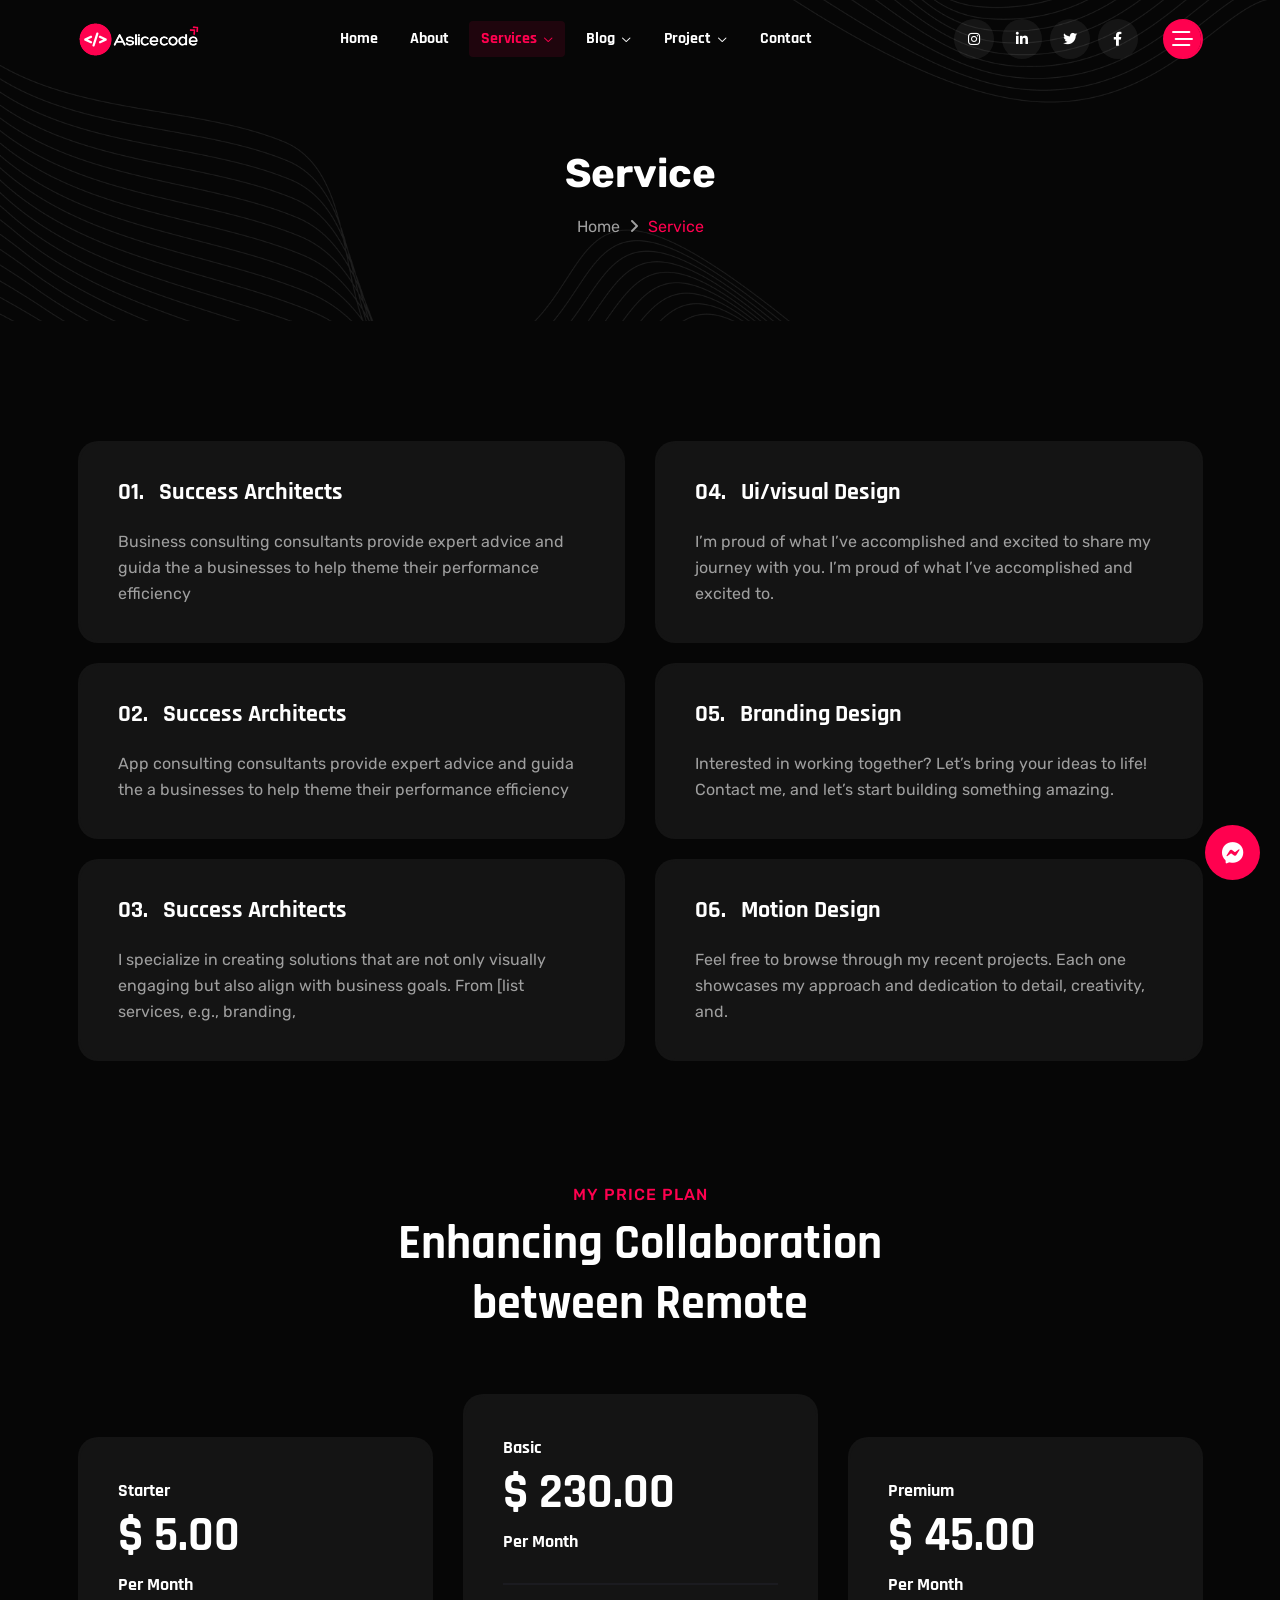
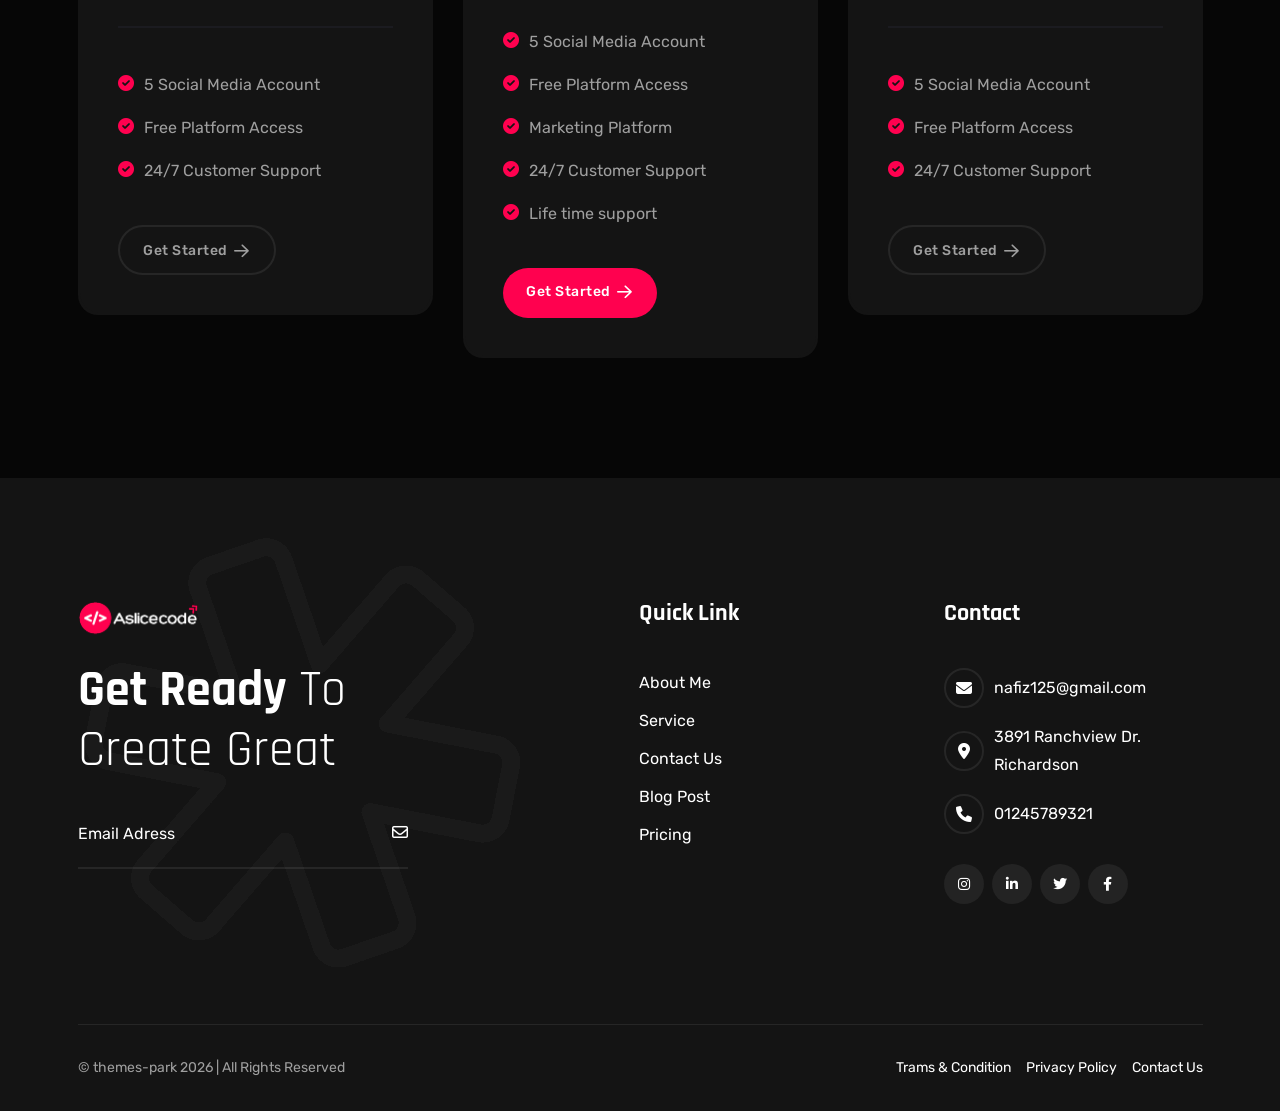
<file: service.html>
<!DOCTYPE html>
<html lang="en">


<!-- Mirrored from themes-park.net/product/html/reeni/service.html by HTTrack Website Copier/3.x [XR&CO'2014], Tue, 18 Feb 2025 16:58:30 GMT -->
<head>
    <meta charset="UTF-8">
    <meta http-equiv="X-UA-Compatible" content="IE=edge">
    <meta name="viewport" content="width=device-width, initial-scale=1.0">
    <meta name="description" content="Reeni is a modern personal portfolio template for designers, developers, content writer, cleaner, programmer, fashion designer, model, Influencer and freelancers. Fully responsive, SEO-friendly, Bootstrap and easy to customize.">
    <link rel="shortcut icon" type="image/x-icon" href="assets/images/favicon.svg">
    <title>service Reeni - Personal Portfolio HTML Template | Freelancer & Developer Portfolio</title>
    <!-- Bootstrap min css -->
    <link rel="stylesheet" href="assets/css/vendor/fontawesome.css">
    <link rel="stylesheet" href="assets/css/plugins/swiper.css">
    <link rel="stylesheet" href="assets/css/plugins/odometer.css">
    <link rel="stylesheet" href="assets/css/vendor/animate.min.css">
    <link rel="stylesheet" href="assets/css/vendor/bootstrap.min.css">
    <!-- custom css -->
    <link rel="stylesheet" href="assets/css/style.css">
</head>

<body>

    <!-- tpm-header-area start -->
    <header class="tmp-header-area-start header-one header--sticky header--transparent">
        <div class="container">
            <div class="row">
                <div class="col-lg-12">
                    <div class="header-content">
                        <div class="logo">
                            <a href="index.html">
                                <img class="logo-dark" src="assets/images/logo/white-logo-reeni.png" alt="Reeni - Personal Portfolio HTML Template for developers and freelancers">
                                <img class="logo-white" src="assets/images/logo/logo-white.png" alt="Reeni - Personal Portfolio HTML Template for developers and freelancers">
                            </a>
                        </div>
                        <nav class="tmp-mainmenu-nav d-none d-xl-block">
                            <ul class="tmp-mainmenu">
                                <li>
                                    <a href="#">Home
                                    </a>
                                    <!-- <ul class="submenu">
            <li><a href="index.html">Home 01</a></li>
            <li><a href="index-02.html">Home 02</a></li>
            <li><a href="index-03.html">Home 03</a></li>
            <li><a href="index-04.html">Home 04</a></li>
            <li><a href="index-05.html">Home 05</a></li>
            <li><a href="index-06.html">Home 06</a></li>
            <li><a href="index-07.html">Home 07</a></li>
            <li><a href="index-08.html">Home 08</a></li>
            <li><a href="index-09.html">Home 09</a></li>
            <li><a href="index-10.html">Home 10</a></li>
            <li><a href="index-11.html">Home 11</a></li>
            <li><a href="index-12.html">Home 12</a></li>
            <li><a href="index-13.html">Home 13</a></li>
        </ul> -->
                                </li>
                                <li>
                                    <a href="about.html">About</a>
                                </li>
                                <li class="has-dropdown">
                                    <a href="#">Services
                                        <i class="fa-regular fa-chevron-down"></i>
                                    </a>
                                    <ul class="submenu">
                                        <li><a href="service.html">Service</a></li>
                                        <li><a href="service-details.html">Service Details</a></li>
                                    </ul>
                                </li>
                                <li class="has-dropdown">
                                    <a href="#">Blog
                                        <i class="fa-regular fa-chevron-down"></i>
                                    </a>
                                    <ul class="submenu">
                                        <li><a href="blog.html">Blog Classic</a></li>
                                        <li><a href="blog-details.html">Blog Details</a></li>
                                    </ul>
                                </li>
                                <li class="has-dropdown">
                                    <a href="#">Project
                                        <i class="fa-regular fa-chevron-down"></i>
                                    </a>
                                    <ul class="submenu">
                                        <li><a href="project.html">Project</a></li>
                                        <li><a href="project-details.html">Project Details</a></li>
                                    </ul>
                                </li>
                                <li>
                                    <a href="contact.html">Contact</a>
                                </li>
                            </ul>

                        </nav>
                        <div class="tmp-header-right">
                            <div class="social-share-wrapper d-none d-md-block">
                                <div class="social-link">
                                    <a href="#"><i class="fa-brands fa-instagram"></i></a>
                                    <a href="#"><i class="fa-brands fa-linkedin-in"></i></a>
                                    <a href="#"><i class="fa-brands fa-twitter"></i></a>
                                    <a href="#"><i class="fa-brands fa-facebook-f"></i></a>
                                </div>
                            </div>
                            <div class="actions-area">
                                <div class="tmp-side-collups-area d-none d-xl-block">
                                    <button class="tmp-menu-bars tmp_button_active"><i class="fa-regular fa-bars-staggered"></i></button>
                                </div>
                                <div class="tmp-side-collups-area d-block d-xl-none">
                                    <button class="tmp-menu-bars humberger_menu_active"><i class="fa-regular fa-bars-staggered"></i></button>
                                </div>
                            </div>
                        </div>
                    </div>
                </div>
            </div>
        </div>
    </header>
    <!-- tpm-header-area end -->

    <div class="d-none d-xl-block">
        <div class="tmp-sidebar-area tmp_side_bar">
            <div class="inner">
                <div class="top-area">
                    <a href="index.html" class="logo">
                        <img class="logo-dark" src="assets/images/logo/white-logo-reeni.png" alt="Reeni - Personal Portfolio HTML Template for developers and freelancers">
                        <img class="logo-white" src="assets/images/logo/logo-white.png" alt="Reeni - Personal Portfolio HTML Template for developers and freelancers">
                    </a>
                    <div class="close-icon-area">
                        <button class="tmp-round-action-btn close_side_menu_active">
                            <i class="fa-sharp fa-light fa-xmark"></i>
                        </button>
                    </div>
                </div>
                <div class="content-wrapper">
                    <div class="image-area-feature">
                        <a href="index.html">
                            <img src="assets/images/logo/man.png" alt="personal-logo">
                        </a>
                    </div>
                    <h5 class="title mt--30">Freelancer delivering exceptional Webflow, and Next.js solutions.</h5>
                    <p class="disc">I am a skilled freelancer specializing in Webflow development, Figma design, and Next.js projects. I deliver creative, dynamic, and user-centric web solutions.
                    </p>
                    <div class="short-contact-area">
                        <!-- single contact information -->
                        <div class="single-contact">
                            <i class="fa-solid fa-phone"></i>
                            <div class="information tmp-link-animation">
                                <span>Call Now</span>
                                <a href="#" class="number">+92 (8800) - 98670</a>
                            </div>
                        </div>
                        <!-- single contact information end -->

                        <!-- single contact information -->
                        <div class="single-contact">
                            <i class="fa-solid fa-envelope"></i>
                            <div class="information tmp-link-animation">
                                <span>Mail Us</span>
                                <a href="#" class="number">example@info.com</a>
                            </div>
                        </div>
                        <!-- single contact information end -->

                        <!-- single contact information -->
                        <div class="single-contact">
                            <i class="fa-solid fa-location-crosshairs"></i>
                            <div class="information tmp-link-animation">
                                <span>My Address</span>
                                <span class="number">66 Broklyant, New York 3269</span>
                            </div>
                        </div>
                        <!-- single contact information end -->
                    </div>
                    <!-- social area start -->
                    <div class="social-wrapper mt--20">
                        <span class="subtitle">find with me</span>
                        <div class="social-link">
                            <a href="#"><i class="fa-brands fa-instagram"></i></a>
                            <a href="#"><i class="fa-brands fa-linkedin-in"></i></a>
                            <a href="#"><i class="fa-brands fa-twitter"></i></a>
                            <a href="#"><i class="fa-brands fa-facebook-f"></i></a>
                        </div>
                    </div>
                    <!-- social area end -->
                </div>
            </div>
        </div>
        <a class="overlay_close_side_menu close_side_menu_active" href="javascript:void(0);"></a>
    </div>

    <div class="d-block d-xl-none">
        <div class="tmp-popup-mobile-menu">
            <div class="inner">
                <div class="header-top">
                    <div class="logo">
                        <a href="index.html" class="logo-area">
                            <img class="logo-dark" src="assets/images/logo/white-logo-reeni.png" alt="Reeni - Personal Portfolio HTML Template for developers and freelancers">
                            <img class="logo-white" src="assets/images/logo/logo-white.png" alt="Reeni - Personal Portfolio HTML Template for developers and freelancers">
                        </a>

                    </div>
                    <div class="close-menu">
                        <button class="close-button tmp-round-action-btn">
                            <i class="fa-sharp fa-light fa-xmark"></i>
                        </button>
                    </div>
                </div>
                <ul class="tmp-mainmenu">
                    <li>
                        <a href="#">Home
                        </a>
                        <!-- <ul class="submenu">
            <li><a href="index.html">Home 01</a></li>
            <li><a href="index-02.html">Home 02</a></li>
            <li><a href="index-03.html">Home 03</a></li>
            <li><a href="index-04.html">Home 04</a></li>
            <li><a href="index-05.html">Home 05</a></li>
            <li><a href="index-06.html">Home 06</a></li>
            <li><a href="index-07.html">Home 07</a></li>
            <li><a href="index-08.html">Home 08</a></li>
            <li><a href="index-09.html">Home 09</a></li>
            <li><a href="index-10.html">Home 10</a></li>
            <li><a href="index-11.html">Home 11</a></li>
            <li><a href="index-12.html">Home 12</a></li>
            <li><a href="index-13.html">Home 13</a></li>
        </ul> -->
                    </li>
                    <li>
                        <a href="about.html">About</a>
                    </li>
                    <li class="has-dropdown">
                        <a href="#">Services
                            <i class="fa-regular fa-chevron-down"></i>
                        </a>
                        <ul class="submenu">
                            <li><a href="service.html">Service</a></li>
                            <li><a href="service-details.html">Service Details</a></li>
                        </ul>
                    </li>
                    <li class="has-dropdown">
                        <a href="#">Blog
                            <i class="fa-regular fa-chevron-down"></i>
                        </a>
                        <ul class="submenu">
                            <li><a href="blog.html">Blog Classic</a></li>
                            <li><a href="blog-details.html">Blog Details</a></li>
                        </ul>
                    </li>
                    <li class="has-dropdown">
                        <a href="#">Project
                            <i class="fa-regular fa-chevron-down"></i>
                        </a>
                        <ul class="submenu">
                            <li><a href="project.html">Project</a></li>
                            <li><a href="project-details.html">Project Details</a></li>
                        </ul>
                    </li>
                    <li>
                        <a href="contact.html">Contact</a>
                    </li>
                </ul>


                <div class="social-wrapper mt--40">
                    <span class="subtitle">find with me</span>
                    <div class="social-link">
                        <a href="#"><i class="fa-brands fa-instagram"></i></a>
                        <a href="#"><i class="fa-brands fa-linkedin-in"></i></a>
                        <a href="#"><i class="fa-brands fa-twitter"></i></a>
                        <a href="#"><i class="fa-brands fa-facebook-f"></i></a>
                    </div>
                </div>
                <!-- social area end -->



            </div>
        </div>
    </div>


    <!-- Breadcrumb Area Start -->
    <div class="breadcrumb-area breadcrumb-bg">
        <div class="container">
            <div class="row">
                <div class="col-lg-12">
                    <div class="breadcrumb-inner text-center">
                        <h1 class="title split-collab">Service</h1>
                        <ul class="page-list">
                            <li class="tmp-breadcrumb-item"><a href="https://themes-park.net/">Home</a></li>
                            <li class="icon"><i class="fa-solid fa-angle-right"></i></li>
                            <li class="tmp-breadcrumb-item active">Service</li>
                        </ul>
                    </div>
                </div>
            </div>
        </div>
    </div>
    <!-- Breadcrumb Area End -->

    <!-- Latest Service Area Start -->
    <section class="latest-service-area tmp-section-gap">
        <div class="container">
            <div class="row">
                <div class="col-lg-6 col-sm-6">
                    <a href="service-details.html" class="service-card-v2 tmponhover tmp-scroll-trigger tmp-fade-in animation-order-1">
                        <h2 class="service-card-num"><span>01.</span>Success Architects</h2>
                        <p class="service-para">Business consulting consultants provide expert advice and guida the a
                            businesses to help theme their performance efficiency</p>
                    </a>
                    <a href="service-details.html" class="service-card-v2 tmponhover tmp-scroll-trigger tmp-fade-in animation-order-2">
                        <h2 class="service-card-num"><span>02.</span>Success Architects</h2>
                        <p class="service-para">App consulting consultants provide expert advice and guida the a
                            businesses to help theme their performance efficiency</p>
                    </a>
                    <a href="service-details.html" class="service-card-v2 tmponhover tmp-scroll-trigger tmp-fade-in animation-order-3">
                        <h2 class="service-card-num"><span>03.</span>Success Architects</h2>
                        <p class="service-para">I specialize in creating solutions that are not only visually engaging but also align with business goals. From [list services, e.g., branding,</p>
                    </a>
                </div>
                <div class="col-lg-6 col-sm-6">
                    <div class="service-card-v2 tmponhover tmp-scroll-trigger tmp-fade-in animation-order-4">
                        <h2 class="service-card-num"><span>04.</span>Ui/visual Design</h2>
                        <p class="service-para">I’m proud of what I’ve accomplished and excited to share my journey with you. I’m proud of what I’ve accomplished and excited to.</p>
                    </div>
                    <div class="service-card-v2 tmponhover tmp-scroll-trigger tmp-fade-in animation-order-5">
                        <h2 class="service-card-num"><span>05.</span>Branding Design</h2>
                        <p class="service-para">Interested in working together? Let’s bring your ideas to life! Contact me, and let’s start building something amazing.</p>
                    </div>
                    <div class="service-card-v2 tmponhover tmp-scroll-trigger tmp-fade-in animation-order-6">
                        <h2 class="service-card-num"><span>06.</span>Motion Design</h2>
                        <p class="service-para">Feel free to browse through my recent projects. Each one showcases my approach and dedication to detail, creativity, and.</p>
                    </div>
                </div>
            </div>
        </div>
    </section>
    <!-- Latest Service Area End -->

    <!-- Tpm My Price plan Start -->
    <section class="our-price-plan-area tmp-section-gapBottom">
        <div class="container">
            <div class="section-head mb--60">
                <div class="section-sub-title center-title tmp-scroll-trigger tmp-fade-in animation-order-1">
                    <span class="subtitle">My Price plan</span>
                </div>
                <h2 class="title split-collab tmp-scroll-trigger tmp-fade-in animation-order-2">Enhancing Collaboration <br> between Remote</h2>
            </div>
            <div class="row align-items-center">
                <div class="col-lg-4 col-md-6">
                    <div class="price-plan-card tmponhover blur-style-two tmp-scroll-trigger tmp-fade-in animation-order-1">
                        <span class="price-sub-title">Starter</span>
                        <h3 class="main-price">$ 5.00</h3>
                        <p class="per-month">Per Month</p>
                        <div class="check-box">
                            <ul>
                                <li>
                                    <div class="check-box-item">
                                        <div class="box-icon">
                                            <i class="fa-solid fa-circle-check"></i>
                                        </div>
                                        <p class="box-para">5 Social Media Account</p>
                                    </div>
                                </li>
                                <li>
                                    <div class="check-box-item">
                                        <div class="box-icon">
                                            <i class="fa-solid fa-circle-check"></i>
                                        </div>
                                        <p class="box-para">Free Platform Access</p>
                                    </div>
                                </li>
                                <li>
                                    <div class="check-box-item">
                                        <div class="box-icon">
                                            <i class="fa-solid fa-circle-check"></i>
                                        </div>
                                        <p class="box-para">24/7 Customer Support</p>
                                    </div>
                                </li>
                            </ul>
                        </div>
                        <div class="tmp-button-here">
                            <a class="tmp-btn hover-icon-reverse btn-border btn-md radius-round" href="contact.html">
                                <span class="icon-reverse-wrapper">
                    <span class="btn-text">Get Started</span>
                                <span class="btn-icon"><i class="fa-sharp fa-regular fa-arrow-right"></i></span>
                                <span class="btn-icon"><i class="fa-sharp fa-regular fa-arrow-right"></i></span>
                                </span>
                            </a>
                        </div>
                    </div>
                </div>
                <div class="col-lg-4 col-md-6 tmp-scroll-trigger tmp-fade-in animation-order-2">
                    <div class="price-plan-card tmponhover blur-style-two active">
                        <span class="price-sub-title">Basic</span>
                        <h3 class="main-price">$ 230.00</h3>
                        <p class="per-month">Per Month</p>
                        <div class="check-box">
                            <ul>
                                <li>
                                    <div class="check-box-item">
                                        <div class="box-icon">
                                            <i class="fa-solid fa-circle-check"></i>
                                        </div>
                                        <p class="box-para">5 Social Media Account</p>
                                    </div>
                                </li>
                                <li>
                                    <div class="check-box-item">
                                        <div class="box-icon">
                                            <i class="fa-solid fa-circle-check"></i>
                                        </div>
                                        <p class="box-para">Free Platform Access</p>
                                    </div>
                                </li>
                                <li>
                                    <div class="check-box-item">
                                        <div class="box-icon">
                                            <i class="fa-solid fa-circle-check"></i>
                                        </div>
                                        <p class="box-para">Marketing Platform</p>
                                    </div>
                                </li>
                                <li>
                                    <div class="check-box-item">
                                        <div class="box-icon">
                                            <i class="fa-solid fa-circle-check"></i>
                                        </div>
                                        <p class="box-para">24/7 Customer Support</p>
                                    </div>
                                </li>
                                <li>
                                    <div class="check-box-item">
                                        <div class="box-icon">
                                            <i class="fa-solid fa-circle-check"></i>
                                        </div>
                                        <p class="box-para">Life time support</p>
                                    </div>
                                </li>
                            </ul>
                        </div>
                        <div class="tmp-button-here">
                            <a class="tmp-btn hover-icon-reverse btn-md radius-round" href="contact.html">
                                <span class="icon-reverse-wrapper">
                    <span class="btn-text">Get Started</span>
                                <span class="btn-icon"><i class="fa-sharp fa-regular fa-arrow-right"></i></span>
                                <span class="btn-icon"><i class="fa-sharp fa-regular fa-arrow-right"></i></span>
                                </span>
                            </a>
                        </div>
                    </div>
                </div>
                <div class="col-lg-4 col-md-6">
                    <div class="price-plan-card tmponhover blur-style-two tmp-scroll-trigger tmp-fade-in animation-order-3">
                        <span class="price-sub-title">Premium</span>
                        <h3 class="main-price">$ 45.00</h3>
                        <p class="per-month">Per Month</p>
                        <div class="check-box">
                            <ul>
                                <li>
                                    <div class="check-box-item">
                                        <div class="box-icon">
                                            <i class="fa-solid fa-circle-check"></i>
                                        </div>
                                        <p class="box-para">5 Social Media Account</p>
                                    </div>
                                </li>
                                <li>
                                    <div class="check-box-item">
                                        <div class="box-icon">
                                            <i class="fa-solid fa-circle-check"></i>
                                        </div>
                                        <p class="box-para">Free Platform Access</p>
                                    </div>
                                </li>
                                <li>
                                    <div class="check-box-item">
                                        <div class="box-icon">
                                            <i class="fa-solid fa-circle-check"></i>
                                        </div>
                                        <p class="box-para">24/7 Customer Support</p>
                                    </div>
                                </li>
                            </ul>
                        </div>
                        <div class="tmp-button-here">
                            <a class="tmp-btn hover-icon-reverse btn-border btn-md radius-round" href="contact.html">
                                <span class="icon-reverse-wrapper">
                    <span class="btn-text">Get Started</span>
                                <span class="btn-icon"><i class="fa-sharp fa-regular fa-arrow-right"></i></span>
                                <span class="btn-icon"><i class="fa-sharp fa-regular fa-arrow-right"></i></span>
                                </span>
                            </a>
                        </div>
                    </div>
                </div>
            </div>
        </div>
    </section>
    <!-- Tpm My Price plan End -->

    <!-- Start Footer Area  -->
    <footer class="footer-area footer-style-one-wrapper  tmp-section-gap">
        <div class="container">
            <div class="footer-main footer-style-one">
                <div class="row g-5">
                    <div class="col-lg-5 col-md-6">
                        <div class="single-footer-wrapper border-right mr--20">
                            <div class="logo">
                                <a href="index.html">
                                    <img src="assets/images/logo/white-logo-reeni.png" alt="Reeni - Personal Portfolio HTML Template for developers and freelancers">
                                </a>
                            </div>
                            <p class="description"><span>Get Ready</span> To <br> Create Great</p>
                            <form action="#" class="newsletter-form-1 mt--40">
                                <input type="email" placeholder="Email Adress">
                                <span class="form-icon"><i class="fa-regular fa-envelope"></i></span>
                            </form>
                        </div>
                    </div>
                    <div class="col-lg-4 col-md-6">
                        <div class="single-footer-wrapper quick-link-wrap">
                            <h5 class="ft-title">Quick Link</h5>
                            <ul class="ft-link tmp-link-animation">
                                <li>
                                    <a href="about.html">About Me</a>
                                </li>
                                <li>
                                    <a href="team.html">Service</a>
                                </li>
                                <li>
                                    <a href="service.html">Contact Us</a>
                                </li>
                                <li>
                                    <a href="blog.html">Blog Post</a>
                                </li>
                                <li>
                                    <a href="contact.html">Pricing</a>
                                </li>
                            </ul>
                        </div>
                    </div>
                    <div class="col-lg-3 col-md-6">
                        <div class="single-footer-wrapper contact-wrap">
                            <h5 class="ft-title">Contact </h5>
                            <ul class="ft-link tmp-link-animation">
                                <li><span class="ft-icon"><i class="fa-solid fa-envelope"></i></span><a href="#">nafiz125@gmail.com</a></li>
                                <li><span class="ft-icon"><i class="fa-solid fa-location-dot"></i></span>3891
                                    Ranchview Dr. Richardson</li>
                                <li><span class="ft-icon"><i class="fa-solid fa-phone"></i></span><a href="#">01245789321</a></li>
                            </ul>
                            <div class="social-link footer">
                                <a href="#"><i class="fa-brands fa-instagram"></i></a>
                                <a href="#"><i class="fa-brands fa-linkedin-in"></i></a>
                                <a href="#"><i class="fa-brands fa-twitter"></i></a>
                                <a href="#"><i class="fa-brands fa-facebook-f"></i></a>
                            </div>
                        </div>
                    </div>
                </div>
            </div>
        </div>
        <div class="footer-bg-img">
            <img src="assets/images/footer/footer-bg-img.png" alt="footer-img">
        </div>
    </footer>
    <div class="copyright-area-one">
        <div class="container">
            <div class="row">
                <div class="col-lg-12">
                    <div class="main-wrapper">
                        <p class="copy-right-para">© themes-park <script>
                                document.write(new Date().getFullYear())
                            </script> | All Rights Reserved</p>
                        <ul>
                            <li><a href="#">Trams & Condition</a></li>
                            <li><a href="#">Privacy Policy</a></li>
                            <li><a href="#">Contact Us</a></li>
                        </ul>
                    </div>
                </div>
            </div>
        </div>
    </div>
    <!-- End Footer Area  -->


    <!-- ready chatting option via email -->
    <div class="ready-chatting-option tmp-ready-chat">
        <input type="checkbox" id="click">
        <label for="click">
            <i class="fab fa-facebook-messenger"></i>
            <i class="fas fa-times"></i>
        </label>
        <div class="wrapper">
            <div class="head-text">
                Let's chat with me? - Online
            </div>
            <div class="chat-box">
                <div class="desc-text">
                    Please fill out the form below to start chatting with me directly.
                </div>
                <form class="tmp-dynamic-form" action="#">
                    <div class="field">
                        <input class="input-field" name="name" placeholder="Your Name" type="text" required>
                    </div>
                    <div class="field">
                        <input class="input-field" name="email" placeholder="Your Email" type="email" required>
                    </div>
                    <div class="field textarea">
                        <textarea class="input-field" placeholder="Your Message" name="message" required></textarea>
                    </div>
                    <div class="field">
                        <button name="submit" type="submit">Send Message</button>
                    </div>
                </form>
            </div>
        </div>
    </div>
    <!-- ready chatting option via email end -->
    <!-- progress area start -->
    <div class="scrollToTop" style="display: block;">
        <div class="arrowUp">
            <i class="fa-light fa-arrow-up"></i>
        </div>
        <div class="water" style="transform: translate(0px, 87%);">
            <svg viewBox="0 0 560 20" class="water_wave water_wave_back">
                <use xlink:href="#wave"></use>
            </svg>
            <svg viewBox="0 0 560 20" class="water_wave water_wave_front">
                <use xlink:href="#wave"></use>
            </svg>
            <svg version="1.1" xmlns="http://www.w3.org/2000/svg" xmlns:xlink="http://www.w3.org/1999/xlink" viewBox="0 0 560 20" style="display: none;">
                <symbol id="wave">
                    <path d="M420,20c21.5-0.4,38.8-2.5,51.1-4.5c13.4-2.2,26.5-5.2,27.3-5.4C514,6.5,518,4.7,528.5,2.7c7.1-1.3,17.9-2.8,31.5-2.7c0,0,0,0,0,0v20H420z" fill="#FF014F"></path>
                    <path d="M420,20c-21.5-0.4-38.8-2.5-51.1-4.5c-13.4-2.2-26.5-5.2-27.3-5.4C326,6.5,322,4.7,311.5,2.7C304.3,1.4,293.6-0.1,280,0c0,0,0,0,0,0v20H420z" fill="#FF014F"></path>
                    <path d="M140,20c21.5-0.4,38.8-2.5,51.1-4.5c13.4-2.2,26.5-5.2,27.3-5.4C234,6.5,238,4.7,248.5,2.7c7.1-1.3,17.9-2.8,31.5-2.7c0,0,0,0,0,0v20H140z" fill="#FF014F"></path>
                    <path d="M140,20c-21.5-0.4-38.8-2.5-51.1-4.5c-13.4-2.2-26.5-5.2-27.3-5.4C46,6.5,42,4.7,31.5,2.7C24.3,1.4,13.6-0.1,0,0c0,0,0,0,0,0l0,20H140z" fill="#FF014F"></path>
                </symbol>
            </svg>

        </div>
    </div>
    <!-- progress area end -->
    <!-- <div class="tmp-right-demo">
    <button class="demo-button">
        <p class="mb--0">48</p>
        <span class="text">Demos</span>
    </button>
</div> -->


    <div class="demo-modal-area">
        <div class="wrapper">
            <div class="tmp-modal-inner">
                <div class="close-icon">
                    <button class="demo-close-btn"><span><i class="fa-sharp fa-light fa-xmark"></i></span></button>
                </div>
                <div class="demo-top text-center">
                    <h4 class="title">Reeni</h4>
                    <p class="subtitle">A personal portfolio website is your digital resume—a place to showcase your work,
                        skills, and achievements.</p>
                </div>
                <ul class="popuptab-area nav nav-tabs" id="popuptab" role="tablist">
                    <li class="nav-item">
                        <a class="nav-link active demo-dark" id="demodark-tab" data-bs-toggle="tab" href="#demodark" role="tab" aria-controls="demodark" aria-selected="true">Dark Demo</a>
                    </li>
                    <li class="nav-item">
                        <a class="nav-link demo-light" id="demolight-tab" data-bs-toggle="tab" href="#demolight" role="tab" aria-controls="demolight" aria-selected="false">Light Demo</a>
                    </li>
                </ul>
                <div class="tab-content" id="popuptabContent">
                    <div class="tab-pane show active" id="demodark" role="tabpanel" aria-labelledby="demodark-tab">
                        <div class="content">
                            <div class="row">

                                <!-- Start Single Content  -->
                                <div class="col-lg-4 col-md-6 col-12">
                                    <div class="single-demo">
                                        <div class="inner">
                                            <div class="thumbnail">
                                                <a href="index.html">
                                                    <img class="w-100" src="assets/images/demo/home-1.png" alt="Personal Portfolio">
                                                    <span class="overlay-content">
                                                    <span class="overlay-text">View Demo <i
                                                            class="feather-external-link"></i></span>
                                                    </span>
                                                </a>
                                            </div>
                                            <div class="inner">
                                                <h3 class="title"><a href="index.html">Main Demo</a></h3>
                                            </div>
                                        </div>
                                    </div>
                                </div>
                                <!-- End Single Content  -->

                                <!-- Start Single Content  -->
                                <div class="col-lg-4 col-md-6 col-12">
                                    <div class="single-demo">
                                        <div class="inner">
                                            <div class="thumbnail">
                                                <a href="index-02.html">
                                                    <img class="w-100" src="assets/images/demo/home-2.png" alt="Personal Portfolio">
                                                    <span class="overlay-content">
                                                    <span class="overlay-text">View Demo <i
                                                            class="feather-external-link"></i></span>
                                                    </span>
                                                </a>
                                            </div>
                                            <div class="inner">
                                                <h3 class="title"><a href="index-02.html">Demo 02</a></h3>
                                            </div>
                                        </div>
                                    </div>
                                </div>
                                <!-- End Single Content  -->

                                <!-- Start Single Content  -->
                                <div class="col-lg-4 col-md-6 col-12">
                                    <div class="single-demo">
                                        <div class="inner">
                                            <div class="thumbnail">
                                                <a href="index-03.html">
                                                    <img class="w-100" src="assets/images/demo/home-3.png" alt="Personal Portfolio">
                                                    <span class="overlay-content">
                                                    <span class="overlay-text">View Demo <i
                                                            class="feather-external-link"></i></span>
                                                    </span>
                                                </a>
                                            </div>
                                            <div class="inner">
                                                <h3 class="title"><a href="index-03.html">Demo 03</a></h3>
                                            </div>
                                        </div>
                                    </div>
                                </div>
                                <!-- End Single Content  -->

                                <!-- Start Single Content  -->
                                <div class="col-lg-4 col-md-6 col-12">
                                    <div class="single-demo">
                                        <div class="inner">
                                            <div class="thumbnail">
                                                <a href="index-04.html">
                                                    <img class="w-100" src="assets/images/demo/home-4.png" alt="Personal Portfolio">
                                                    <span class="overlay-content">
                                                    <span class="overlay-text">View Demo <i
                                                            class="feather-external-link"></i></span>
                                                    </span>
                                                </a>
                                            </div>
                                            <div class="inner">
                                                <h3 class="title"><a href="index-04.html">Demo 04</a></h3>
                                            </div>
                                        </div>
                                    </div>
                                </div>
                                <!-- End Single Content  -->

                                <!-- Start Single Content  -->
                                <div class="col-lg-4 col-md-6 col-12">
                                    <div class="single-demo">
                                        <div class="inner">
                                            <div class="thumbnail">
                                                <a href="index-05.html">
                                                    <img class="w-100" src="assets/images/demo/home-5.png" alt="Personal Portfolio">
                                                    <span class="overlay-content">
                                                    <span class="overlay-text">View Demo <i
                                                            class="feather-external-link"></i></span>
                                                    </span>
                                                </a>
                                            </div>
                                            <div class="inner">
                                                <h3 class="title"><a href="index-05.html">Demo 05</a></h3>
                                            </div>
                                        </div>
                                    </div>
                                </div>
                                <!-- End Single Content  -->

                                <!-- Start Single Content  -->
                                <div class="col-lg-4 col-md-6 col-12">
                                    <div class="single-demo">
                                        <div class="inner">
                                            <div class="thumbnail">
                                                <a href="index-06.html">
                                                    <img class="w-100" src="assets/images/demo/home-6.png" alt="Personal Portfolio">
                                                    <span class="overlay-content">
                                                    <span class="overlay-text">View Demo <i
                                                            class="feather-external-link"></i></span>
                                                    </span>
                                                </a>
                                            </div>
                                            <div class="inner">
                                                <h3 class="title"><a href="index-06.html">Demo 06</a></h3>
                                            </div>
                                        </div>
                                    </div>
                                </div>
                                <!-- End Single Content  -->

                                <!-- Start Single Content  -->
                                <div class="col-lg-4 col-md-6 col-12">
                                    <div class="single-demo">
                                        <div class="inner">
                                            <div class="thumbnail">
                                                <a href="index-07.html">
                                                    <img class="w-100" src="assets/images/demo/home-7.png" alt="Personal Portfolio">
                                                    <span class="overlay-content">
                                                    <span class="overlay-text">View Demo <i
                                                            class="feather-external-link"></i></span>
                                                    </span>
                                                </a>
                                            </div>
                                            <div class="inner">
                                                <h3 class="title"><a href="index-07.html">Demo 07</a></h3>
                                            </div>
                                        </div>
                                    </div>
                                </div>
                                <!-- End Single Content  -->

                                <!-- Start Single Content  -->
                                <div class="col-lg-4 col-md-6 col-12">
                                    <div class="single-demo">
                                        <div class="inner">
                                            <div class="thumbnail">
                                                <a href="index-08.html">
                                                    <img class="w-100" src="assets/images/demo/home-8.png" alt="Personal Portfolio">
                                                    <span class="overlay-content">
                                                    <span class="overlay-text">View Demo <i
                                                            class="feather-external-link"></i></span>
                                                    </span>
                                                </a>
                                            </div>
                                            <div class="inner">
                                                <h3 class="title"><a href="index-08.html">Demo 08</a></h3>
                                            </div>
                                        </div>
                                    </div>
                                </div>
                                <!-- End Single Content  -->

                                <!-- Start Single Content  -->
                                <div class="col-lg-4 col-md-6 col-12">
                                    <div class="single-demo">
                                        <div class="inner">
                                            <div class="thumbnail">
                                                <a href="index-09.html">
                                                    <img class="w-100" src="assets/images/demo/home-9.png" alt="Personal Portfolio">
                                                    <span class="overlay-content">
                                                    <span class="overlay-text">View Demo <i
                                                            class="feather-external-link"></i></span>
                                                    </span>
                                                </a>
                                            </div>
                                            <div class="inner">
                                                <h3 class="title"><a href="index-09.html">Demo 09</a></h3>
                                            </div>
                                        </div>
                                    </div>
                                </div>
                                <!-- End Single Content  -->

                                <!-- Start Single Content  -->
                                <div class="col-lg-4 col-md-6 col-12">
                                    <div class="single-demo">
                                        <div class="inner">
                                            <div class="thumbnail">
                                                <a href="index-10.html">
                                                    <img class="w-100" src="assets/images/demo/home-10.png" alt="Personal Portfolio">
                                                    <span class="overlay-content">
                                                    <span class="overlay-text">View Demo <i
                                                            class="feather-external-link"></i></span>
                                                    </span>
                                                </a>
                                            </div>
                                            <div class="inner">
                                                <h3 class="title"><a href="index-10.html">Demo 10</a></h3>
                                            </div>
                                        </div>
                                    </div>
                                </div>
                                <!-- End Single Content  -->

                                <!-- Start Single Content  -->
                                <div class="col-lg-4 col-md-6 col-12">
                                    <div class="single-demo">
                                        <div class="inner">
                                            <div class="thumbnail">
                                                <a href="index-11.html">
                                                    <img class="w-100" src="assets/images/demo/home-11.png" alt="Personal Portfolio">
                                                    <span class="overlay-content">
                                                    <span class="overlay-text">View Demo <i
                                                            class="feather-external-link"></i></span>
                                                    </span>
                                                </a>
                                            </div>
                                            <div class="inner">
                                                <h3 class="title"><a href="index-11.html">Demo 11</a></h3>
                                            </div>
                                        </div>
                                    </div>
                                </div>
                                <!-- End Single Content  -->

                                <!-- Start Single Content  -->
                                <div class="col-lg-4 col-md-6 col-12">
                                    <div class="single-demo">
                                        <div class="inner">
                                            <div class="thumbnail">
                                                <a href="index-12.html">
                                                    <img class="w-100" src="assets/images/demo/home-12.png" alt="Personal Portfolio">
                                                    <span class="overlay-content">
                                                    <span class="overlay-text">View Demo <i
                                                            class="feather-external-link"></i></span>
                                                    </span>
                                                </a>
                                            </div>
                                            <div class="inner">
                                                <h3 class="title"><a href="index-12.html">Demo 12</a></h3>
                                            </div>
                                        </div>
                                    </div>
                                </div>
                                <!-- End Single Content  -->

                                <!-- Start Single Content  -->
                                <div class="col-lg-4 col-md-6 col-12">
                                    <div class="single-demo">
                                        <div class="inner">
                                            <div class="thumbnail">
                                                <a href="index-13.html">
                                                    <img class="w-100" src="assets/images/demo/home-13.png" alt="Personal Portfolio">
                                                    <span class="overlay-content">
                                                    <span class="overlay-text">View Demo <i
                                                            class="feather-external-link"></i></span>
                                                    </span>
                                                </a>
                                            </div>
                                            <div class="inner">
                                                <h3 class="title"><a href="index-13.html">Demo 13</a></h3>
                                            </div>
                                        </div>
                                    </div>
                                </div>
                                <!-- End Single Content  -->

                                <!-- Start Single Content  -->
                                <div class="col-lg-4 col-md-6 col-12">
                                    <div class="single-demo">
                                        <div class="inner">
                                            <div class="thumbnail">
                                                <a href="index-14.html">
                                                    <img class="w-100" src="assets/images/demo/home-14.png" alt="Personal Portfolio">
                                                    <span class="overlay-content">
                                                    <span class="overlay-text">View Demo <i
                                                            class="feather-external-link"></i></span>
                                                    </span>
                                                </a>
                                            </div>
                                            <div class="inner">
                                                <h3 class="title"><a href="index-14.html">Demo 14</a></h3>
                                            </div>
                                        </div>
                                    </div>
                                </div>
                                <!-- End Single Content  -->

                                <!-- Start Single Content  -->
                                <div class="col-lg-4 col-md-6 col-12">
                                    <div class="single-demo">
                                        <div class="inner">
                                            <div class="thumbnail">
                                                <a href="index-15.html">
                                                    <img class="w-100" src="assets/images/demo/home-15.png" alt="Personal Portfolio">
                                                    <span class="overlay-content">
                                                    <span class="overlay-text">View Demo <i
                                                            class="feather-external-link"></i></span>
                                                    </span>
                                                </a>
                                            </div>
                                            <div class="inner">
                                                <h3 class="title"><a href="index-15.html">Demo 15</a></h3>
                                            </div>
                                        </div>
                                    </div>
                                </div>
                                <!-- End Single Content  -->
                                <!-- Start Single Content  -->
                                <div class="col-lg-4 col-md-6 col-12">
                                    <div class="single-demo">
                                        <div class="inner">
                                            <div class="thumbnail">
                                                <a href="index-16.html">
                                                    <img class="w-100" src="assets/images/demo/home-16.png" alt="Personal Portfolio">
                                                    <span class="overlay-content">
                                                    <span class="overlay-text">View Demo <i
                                                            class="feather-external-link"></i></span>
                                                    </span>
                                                </a>
                                            </div>
                                            <div class="inner">
                                                <h3 class="title"><a href="index-16.html">Demo 16</a></h3>
                                            </div>
                                        </div>
                                    </div>
                                </div>
                                <!-- End Single Content  -->
                                <!-- Start Single Content  -->
                                <div class="col-lg-4 col-md-6 col-12">
                                    <div class="single-demo">
                                        <div class="inner">
                                            <div class="thumbnail">
                                                <a href="index-17.html">
                                                    <img class="w-100" src="assets/images/demo/home-17.png" alt="Personal Portfolio">
                                                    <span class="overlay-content">
                                                    <span class="overlay-text">View Demo <i
                                                            class="feather-external-link"></i></span>
                                                    </span>
                                                </a>
                                            </div>
                                            <div class="inner">
                                                <h3 class="title"><a href="index-17.html">Demo 17</a></h3>
                                            </div>
                                        </div>
                                    </div>
                                </div>
                                <!-- End Single Content  -->
                                <!-- Start Single Content  -->
                                <div class="col-lg-4 col-md-6 col-12">
                                    <div class="single-demo">
                                        <div class="inner">
                                            <div class="thumbnail">
                                                <a href="index-18.html">
                                                    <img class="w-100" src="assets/images/demo/home-18.png" alt="Personal Portfolio">
                                                    <span class="overlay-content">
                                                    <span class="overlay-text">View Demo <i
                                                            class="feather-external-link"></i></span>
                                                    </span>
                                                </a>
                                            </div>
                                            <div class="inner">
                                                <h3 class="title"><a href="index-18.html">Demo 18</a></h3>
                                            </div>
                                        </div>
                                    </div>
                                </div>
                                <!-- End Single Content  -->
                                <!-- Start Single Content  -->
                                <div class="col-lg-4 col-md-6 col-12">
                                    <div class="single-demo">
                                        <div class="inner">
                                            <div class="thumbnail">
                                                <a href="index-19.html">
                                                    <img class="w-100" src="assets/images/demo/home-19.png" alt="Personal Portfolio">
                                                    <span class="overlay-content">
                                                    <span class="overlay-text">View Demo <i
                                                            class="feather-external-link"></i></span>
                                                    </span>
                                                </a>
                                            </div>
                                            <div class="inner">
                                                <h3 class="title"><a href="index-19.html">Demo 19</a></h3>
                                            </div>
                                        </div>
                                    </div>
                                </div>
                                <!-- End Single Content  -->
                                <!-- Start Single Content  -->
                                <div class="col-lg-4 col-md-6 col-12">
                                    <div class="single-demo">
                                        <div class="inner">
                                            <div class="thumbnail">
                                                <a href="index-20.html">
                                                    <img class="w-100" src="assets/images/demo/home-20.png" alt="Personal Portfolio">
                                                    <span class="overlay-content">
                                                    <span class="overlay-text">View Demo <i
                                                            class="feather-external-link"></i></span>
                                                    </span>
                                                </a>
                                            </div>
                                            <div class="inner">
                                                <h3 class="title"><a href="index-20.html">Demo 20</a></h3>
                                            </div>
                                        </div>
                                    </div>
                                </div>
                                <!-- End Single Content  -->
                                <!-- Start Single Content  -->
                                <div class="col-lg-4 col-md-6 col-12">
                                    <div class="single-demo">
                                        <div class="inner">
                                            <div class="thumbnail">
                                                <a href="#">
                                                    <img class="w-100" src="assets/images/demo/coming-soon.png" alt="Personal Portfolio">
                                                    <span class="overlay-content">
                                                    <span class="overlay-text">View Demo <i
                                                            class="feather-external-link"></i></span>
                                                    </span>
                                                </a>
                                            </div>
                                            <div class="inner">
                                                <h3 class="title"><a href="#">Demo 21</a></h3>
                                            </div>
                                        </div>
                                    </div>
                                </div>
                                <!-- End Single Content  -->



                            </div>
                        </div>
                    </div>


                    <div class="tab-pane" id="demolight" role="tabpanel" aria-labelledby="demolight-tab">
                        <div class="content">
                            <div class="row">

                                <!-- Start Single Content  -->
                                <div class="col-lg-4 col-md-6 col-12">
                                    <div class="single-demo">
                                        <div class="inner">
                                            <div class="thumbnail">
                                                <a href="index-white.html">
                                                    <img class="w-100" src="assets/images/demo/home-1-white.png" alt="Personal Portfolio">
                                                    <span class="overlay-content">
                                                    <span class="overlay-text">View Demo <i
                                                            class="feather-external-link"></i></span>
                                                    </span>
                                                </a>
                                            </div>
                                            <div class="inner">
                                                <h3 class="title"><a href="index-white.html">Main Demo</a></h3>
                                            </div>
                                        </div>
                                    </div>
                                </div>
                                <!-- End Single Content  -->

                                <!-- Start Single Content  -->
                                <div class="col-lg-4 col-md-6 col-12">
                                    <div class="single-demo">
                                        <div class="inner">
                                            <div class="thumbnail">
                                                <a href="index-02-white.html">
                                                    <img class="w-100" src="assets/images/demo/home-2-white.png" alt="Personal Portfolio">
                                                    <span class="overlay-content">
                                                    <span class="overlay-text">View Demo <i
                                                            class="feather-external-link"></i></span>
                                                    </span>
                                                </a>
                                            </div>
                                            <div class="inner">
                                                <h3 class="title"><a href="index-02-white.html">Demo 02</a></h3>
                                            </div>
                                        </div>
                                    </div>
                                </div>
                                <!-- End Single Content  -->

                                <!-- Start Single Content  -->
                                <div class="col-lg-4 col-md-6 col-12">
                                    <div class="single-demo">
                                        <div class="inner">
                                            <div class="thumbnail">
                                                <a href="index-03-white.html">
                                                    <img class="w-100" src="assets/images/demo/home-3-white.png" alt="Personal Portfolio">
                                                    <span class="overlay-content">
                                                    <span class="overlay-text">View Demo <i
                                                            class="feather-external-link"></i></span>
                                                    </span>
                                                </a>
                                            </div>
                                            <div class="inner">
                                                <h3 class="title"><a href="index-03-white.html">Demo 03</a></h3>
                                            </div>
                                        </div>
                                    </div>
                                </div>
                                <!-- End Single Content  -->

                                <!-- Start Single Content  -->
                                <div class="col-lg-4 col-md-6 col-12">
                                    <div class="single-demo">
                                        <div class="inner">
                                            <div class="thumbnail">
                                                <a href="index-04-white.html">
                                                    <img class="w-100" src="assets/images/demo/home-4-white.png" alt="Personal Portfolio">
                                                    <span class="overlay-content">
                                                    <span class="overlay-text">View Demo <i
                                                            class="feather-external-link"></i></span>
                                                    </span>
                                                </a>
                                            </div>
                                            <div class="inner">
                                                <h3 class="title"><a href="index-04-white.html">Demo 04</a></h3>
                                            </div>
                                        </div>
                                    </div>
                                </div>
                                <!-- End Single Content  -->

                                <!-- Start Single Content  -->
                                <div class="col-lg-4 col-md-6 col-12">
                                    <div class="single-demo">
                                        <div class="inner">
                                            <div class="thumbnail">
                                                <a href="index-05-white.html">
                                                    <img class="w-100" src="assets/images/demo/home-5-white.png" alt="Personal Portfolio">
                                                    <span class="overlay-content">
                                                    <span class="overlay-text">View Demo <i
                                                            class="feather-external-link"></i></span>
                                                    </span>
                                                </a>
                                            </div>
                                            <div class="inner">
                                                <h3 class="title"><a href="index-05-white.html">Demo 05</a></h3>
                                            </div>
                                        </div>
                                    </div>
                                </div>
                                <!-- End Single Content  -->

                                <!-- Start Single Content  -->
                                <div class="col-lg-4 col-md-6 col-12">
                                    <div class="single-demo">
                                        <div class="inner">
                                            <div class="thumbnail">
                                                <a href="index-06-white.html">
                                                    <img class="w-100" src="assets/images/demo/home-6-white.png" alt="Personal Portfolio">
                                                    <span class="overlay-content">
                                                    <span class="overlay-text">View Demo <i
                                                            class="feather-external-link"></i></span>
                                                    </span>
                                                </a>
                                            </div>
                                            <div class="inner">
                                                <h3 class="title"><a href="index-06-white.html">Demo 06</a></h3>
                                            </div>
                                        </div>
                                    </div>
                                </div>
                                <!-- End Single Content  -->

                                <!-- Start Single Content  -->
                                <div class="col-lg-4 col-md-6 col-12">
                                    <div class="single-demo">
                                        <div class="inner">
                                            <div class="thumbnail">
                                                <a href="index-07-white.html">
                                                    <img class="w-100" src="assets/images/demo/home-7-white.png" alt="Personal Portfolio">
                                                    <span class="overlay-content">
                                                    <span class="overlay-text">View Demo <i
                                                            class="feather-external-link"></i></span>
                                                    </span>
                                                </a>
                                            </div>
                                            <div class="inner">
                                                <h3 class="title"><a href="index-07-white.html">Demo 07</a></h3>
                                            </div>
                                        </div>
                                    </div>
                                </div>
                                <!-- End Single Content  -->

                                <!-- Start Single Content  -->
                                <div class="col-lg-4 col-md-6 col-12">
                                    <div class="single-demo">
                                        <div class="inner">
                                            <div class="thumbnail">
                                                <a href="index-08-white.html">
                                                    <img class="w-100" src="assets/images/demo/home-8-white.png" alt="Personal Portfolio">
                                                    <span class="overlay-content">
                                                    <span class="overlay-text">View Demo <i
                                                            class="feather-external-link"></i></span>
                                                    </span>
                                                </a>
                                            </div>
                                            <div class="inner">
                                                <h3 class="title"><a href="index-08-white.html">Demo 08</a></h3>
                                            </div>
                                        </div>
                                    </div>
                                </div>
                                <!-- End Single Content  -->

                                <!-- Start Single Content  -->
                                <div class="col-lg-4 col-md-6 col-12">
                                    <div class="single-demo">
                                        <div class="inner">
                                            <div class="thumbnail">
                                                <a href="index-09-white.html">
                                                    <img class="w-100" src="assets/images/demo/home-9-white.png" alt="Personal Portfolio">
                                                    <span class="overlay-content">
                                                    <span class="overlay-text">View Demo <i
                                                            class="feather-external-link"></i></span>
                                                    </span>
                                                </a>
                                            </div>
                                            <div class="inner">
                                                <h3 class="title"><a href="index-09-white.html">Demo 09</a></h3>
                                            </div>
                                        </div>
                                    </div>
                                </div>
                                <!-- End Single Content  -->

                                <!-- Start Single Content  -->
                                <div class="col-lg-4 col-md-6 col-12">
                                    <div class="single-demo">
                                        <div class="inner">
                                            <div class="thumbnail">
                                                <a href="index-10-white.html">
                                                    <img class="w-100" src="assets/images/demo/home-10-white.png" alt="Personal Portfolio">
                                                    <span class="overlay-content">
                                                    <span class="overlay-text">View Demo <i
                                                            class="feather-external-link"></i></span>
                                                    </span>
                                                </a>
                                            </div>
                                            <div class="inner">
                                                <h3 class="title"><a href="index-10-white.html">Demo 10</a></h3>
                                            </div>
                                        </div>
                                    </div>
                                </div>
                                <!-- End Single Content  -->

                                <!-- Start Single Content  -->
                                <div class="col-lg-4 col-md-6 col-12">
                                    <div class="single-demo">
                                        <div class="inner">
                                            <div class="thumbnail">
                                                <a href="index-11-white.html">
                                                    <img class="w-100" src="assets/images/demo/home-11-white.png" alt="Personal Portfolio">
                                                    <span class="overlay-content">
                                                    <span class="overlay-text">View Demo <i
                                                            class="feather-external-link"></i></span>
                                                    </span>
                                                </a>
                                            </div>
                                            <div class="inner">
                                                <h3 class="title"><a href="index-11-white.html">Demo 11</a></h3>
                                            </div>
                                        </div>
                                    </div>
                                </div>
                                <!-- End Single Content  -->

                                <!-- Start Single Content  -->
                                <div class="col-lg-4 col-md-6 col-12">
                                    <div class="single-demo">
                                        <div class="inner">
                                            <div class="thumbnail">
                                                <a href="index-12-white.html">
                                                    <img class="w-100" src="assets/images/demo/home-12-white.png" alt="Personal Portfolio">
                                                    <span class="overlay-content">
                                                    <span class="overlay-text">View Demo <i
                                                            class="feather-external-link"></i></span>
                                                    </span>
                                                </a>
                                            </div>
                                            <div class="inner">
                                                <h3 class="title"><a href="index-12-white.html">Demo 12</a></h3>
                                            </div>
                                        </div>
                                    </div>
                                </div>
                                <!-- End Single Content  -->
                                <!-- Start Single Content  -->
                                <div class="col-lg-4 col-md-6 col-12">
                                    <div class="single-demo">
                                        <div class="inner">
                                            <div class="thumbnail">
                                                <a href="index-13-white.html">
                                                    <img class="w-100" src="assets/images/demo/home-13-white.png" alt="Personal Portfolio">
                                                    <span class="overlay-content">
                                                    <span class="overlay-text">View Demo <i
                                                            class="feather-external-link"></i></span>
                                                    </span>
                                                </a>
                                            </div>
                                            <div class="inner">
                                                <h3 class="title"><a href="index-13-white.html">Demo 13</a></h3>
                                            </div>
                                        </div>
                                    </div>
                                </div>
                                <!-- End Single Content  -->

                                <!-- Start Single Content  -->
                                <div class="col-lg-4 col-md-6 col-12">
                                    <div class="single-demo">
                                        <div class="inner">
                                            <div class="thumbnail">
                                                <a href="index-14-white.html">
                                                    <img class="w-100" src="assets/images/demo/home-14-white.png" alt="Personal Portfolio">
                                                    <span class="overlay-content">
                                                    <span class="overlay-text">View Demo <i
                                                            class="feather-external-link"></i></span>
                                                    </span>
                                                </a>
                                            </div>
                                            <div class="inner">
                                                <h3 class="title"><a href="index-14-white.html">Demo 14</a></h3>
                                            </div>
                                        </div>
                                    </div>
                                </div>
                                <!-- End Single Content  -->

                                <!-- Start Single Content  -->
                                <div class="col-lg-4 col-md-6 col-12">
                                    <div class="single-demo">
                                        <div class="inner">
                                            <div class="thumbnail">
                                                <a href="index-15-white.html">
                                                    <img class="w-100" src="assets/images/demo/home-15-white.png" alt="Personal Portfolio">
                                                    <span class="overlay-content">
                                                    <span class="overlay-text">View Demo <i
                                                            class="feather-external-link"></i></span>
                                                    </span>
                                                </a>
                                            </div>
                                            <div class="inner">
                                                <h3 class="title"><a href="index-15-white.html">Demo 15</a></h3>
                                            </div>
                                        </div>
                                    </div>
                                </div>
                                <!-- End Single Content  -->
                                <!-- Start Single Content  -->
                                <div class="col-lg-4 col-md-6 col-12">
                                    <div class="single-demo">
                                        <div class="inner">
                                            <div class="thumbnail">
                                                <a href="index-16-white.html">
                                                    <img class="w-100" src="assets/images/demo/home-16-white.png" alt="Personal Portfolio">
                                                    <span class="overlay-content">
                                                    <span class="overlay-text">View Demo <i
                                                            class="feather-external-link"></i></span>
                                                    </span>
                                                </a>
                                            </div>
                                            <div class="inner">
                                                <h3 class="title"><a href="index-16-white.html">Demo 16</a></h3>
                                            </div>
                                        </div>
                                    </div>
                                </div>
                                <!-- End Single Content  -->
                                <!-- Start Single Content  -->
                                <div class="col-lg-4 col-md-6 col-12">
                                    <div class="single-demo">
                                        <div class="inner">
                                            <div class="thumbnail">
                                                <a href="index-17-white.html">
                                                    <img class="w-100" src="assets/images/demo/home-17-white.png" alt="Personal Portfolio">
                                                    <span class="overlay-content">
                                                    <span class="overlay-text">View Demo <i
                                                            class="feather-external-link"></i></span>
                                                    </span>
                                                </a>
                                            </div>
                                            <div class="inner">
                                                <h3 class="title"><a href="index-17-white.html">Demo 17</a></h3>
                                            </div>
                                        </div>
                                    </div>
                                </div>
                                <!-- End Single Content  -->
                                <!-- Start Single Content  -->
                                <div class="col-lg-4 col-md-6 col-12">
                                    <div class="single-demo">
                                        <div class="inner">
                                            <div class="thumbnail">
                                                <a href="index-18-white.html">
                                                    <img class="w-100" src="assets/images/demo/home-18-white.png" alt="Personal Portfolio">
                                                    <span class="overlay-content">
                                                <span class="overlay-text">View Demo <i
                                                        class="feather-external-link"></i></span>
                                                    </span>
                                                </a>
                                            </div>
                                            <div class="inner">
                                                <h3 class="title"><a href="index-18-white.html">Demo 18</a></h3>
                                            </div>
                                        </div>
                                    </div>
                                </div>
                                <!-- End Single Content  -->
                                <!-- Start Single Content  -->
                                <div class="col-lg-4 col-md-6 col-12">
                                    <div class="single-demo">
                                        <div class="inner">
                                            <div class="thumbnail">
                                                <a href="index-19-white.html">
                                                    <img class="w-100" src="assets/images/demo/home-19-white.png" alt="Personal Portfolio">
                                                    <span class="overlay-content">
                                                <span class="overlay-text">View Demo <i
                                                        class="feather-external-link"></i></span>
                                                    </span>
                                                </a>
                                            </div>
                                            <div class="inner">
                                                <h3 class="title"><a href="index-19-white.html">Demo 19</a></h3>
                                            </div>
                                        </div>
                                    </div>
                                </div>
                                <!-- End Single Content  -->
                                <!-- Start Single Content  -->
                                <div class="col-lg-4 col-md-6 col-12">
                                    <div class="single-demo">
                                        <div class="inner">
                                            <div class="thumbnail">
                                                <a href="index-20-white.html">
                                                    <img class="w-100" src="assets/images/demo/home-20-white.png" alt="Personal Portfolio">
                                                    <span class="overlay-content">
                                                <span class="overlay-text">View Demo <i
                                                        class="feather-external-link"></i></span>
                                                    </span>
                                                </a>
                                            </div>
                                            <div class="inner">
                                                <h3 class="title"><a href="index-20-white.html">Demo 20</a></h3>
                                            </div>
                                        </div>
                                    </div>
                                </div>
                                <!-- End Single Content  -->
                                <!-- Start Single Content  -->
                                <div class="col-lg-4 col-md-6 col-12">
                                    <div class="single-demo">
                                        <div class="inner">
                                            <div class="thumbnail">
                                                <a href="#">
                                                    <img class="w-100" src="assets/images/demo/coming-soon-white.png" alt="Personal Portfolio">
                                                    <span class="overlay-content">
                                                <span class="overlay-text">View Demo <i
                                                        class="feather-external-link"></i></span>
                                                    </span>
                                                </a>
                                            </div>
                                            <div class="inner">
                                                <h3 class="title"><a href="#">Demo 21</a></h3>
                                            </div>
                                        </div>
                                    </div>
                                </div>
                                <!-- End Single Content  -->

                            </div>
                        </div>
                    </div>
                </div>
            </div>
        </div>
    </div>

    <script src="assets/js/vendor/jquery.js"></script>
    <script src="assets/js/vendor/jquery-ui.min.js"></script>
    <script src="assets/js/vendor/waypoints.min.js"></script>

    <script src="assets/js/plugins/odometer.js"></script>
    <script src="assets/js/vendor/appear.js"></script>


    <script src="assets/js/vendor/jquery-one-page-nav.js"></script>
    <script src="assets/js/plugins/swiper.js"></script>

    <script src="assets/js/plugins/gsap.js"></script>
    <script src="assets/js/plugins/splittext.js"></script>
    <script src="assets/js/plugins/scrolltigger.js"></script>
    <script src="assets/js/plugins/scrolltoplugins.js"></script>
    <script src="assets/js/plugins/smoothscroll.js"></script>
    <!-- bootstrap Js-->
    <script src="assets/js/vendor/bootstrap.min.js"></script>
    <script src="assets/js/vendor/waw.js"></script>
    <script src="assets/js/plugins/isotop.js"></script>
    <script src="assets/js/plugins/animation.js"></script>
    <script src="assets/js/plugins/contact.form.js"></script>
    <script src="assets/js/vendor/backtop.js"></script>
    <script src="assets/js/plugins/text-type.js"></script>
    <!-- custom Js -->
    <script src="assets/js/main.js"></script>

</body>


<!-- Mirrored from themes-park.net/product/html/reeni/service.html by HTTrack Website Copier/3.x [XR&CO'2014], Tue, 18 Feb 2025 16:58:31 GMT -->
</html>
</file>
<file: assets/css/plugins/odometer.css>
.odometer.odometer-auto-theme,.odometer.odometer-theme-default {
    display: inline-block;
    vertical-align: middle;
    position: relative
}

.odometer.odometer-auto-theme .odometer-digit,.odometer.odometer-theme-default .odometer-digit {
    display: inline-block;
    vertical-align: middle;
    position: relative
}

.odometer.odometer-auto-theme .odometer-digit .odometer-digit-spacer,.odometer.odometer-theme-default .odometer-digit .odometer-digit-spacer {
    display: inline-block;
    vertical-align: middle;
    visibility: hidden
}

.odometer.odometer-auto-theme .odometer-digit .odometer-digit-inner,.odometer.odometer-theme-default .odometer-digit .odometer-digit-inner {
    text-align: left;
    display: block;
    position: absolute;
    top: 0;
    left: 0;
    right: 0;
    bottom: 0;
    overflow: hidden
}

.odometer.odometer-auto-theme .odometer-digit .odometer-ribbon,.odometer.odometer-theme-default .odometer-digit .odometer-ribbon {
    display: block
}

.odometer.odometer-auto-theme .odometer-digit .odometer-ribbon-inner,.odometer.odometer-theme-default .odometer-digit .odometer-ribbon-inner {
    display: block;
    -webkit-backface-visibility: hidden
}

.odometer.odometer-auto-theme .odometer-digit .odometer-value,.odometer.odometer-theme-default .odometer-digit .odometer-value {
    display: block;
    -webkit-transform: translateZ(0)
}

.odometer.odometer-auto-theme .odometer-digit .odometer-value.odometer-last-value,.odometer.odometer-theme-default .odometer-digit .odometer-value.odometer-last-value {
    position: absolute
}

.odometer.odometer-auto-theme.odometer-animating-up .odometer-ribbon-inner,.odometer.odometer-theme-default.odometer-animating-up .odometer-ribbon-inner {
    -webkit-transition: -webkit-transform 2s;
    transition: -webkit-transform 2s;
    transition: transform 2s;
    transition: transform 2s, -webkit-transform 2s
}

.odometer.odometer-auto-theme.odometer-animating-up.odometer-animating .odometer-ribbon-inner,.odometer.odometer-theme-default.odometer-animating-up.odometer-animating .odometer-ribbon-inner {
    -webkit-transform: translateY(-100%);
    -ms-transform: translateY(-100%);
    transform: translateY(-100%)
}

.odometer.odometer-auto-theme.odometer-animating-down .odometer-ribbon-inner,.odometer.odometer-theme-default.odometer-animating-down .odometer-ribbon-inner {
    -webkit-transform: translateY(-100%);
    -ms-transform: translateY(-100%);
    transform: translateY(-100%)
}

.odometer.odometer-auto-theme.odometer-animating-down.odometer-animating .odometer-ribbon-inner,.odometer.odometer-theme-default.odometer-animating-down.odometer-animating .odometer-ribbon-inner {
    -webkit-transition: -webkit-transform 2s;
    transition: -webkit-transform 2s;
    transition: transform 2s;
    transition: transform 2s, -webkit-transform 2s;
    -webkit-transform: translateY(0);
    -ms-transform: translateY(0);
    transform: translateY(0)
}

.odometer.odometer-auto-theme,.odometer.odometer-theme-default {
    font-family: "Helvetica Neue",sans-serif;
    line-height: 1.1em
}

.odometer.odometer-auto-theme .odometer-value,.odometer.odometer-theme-default .odometer-value {
    text-align: center
}
</file>
